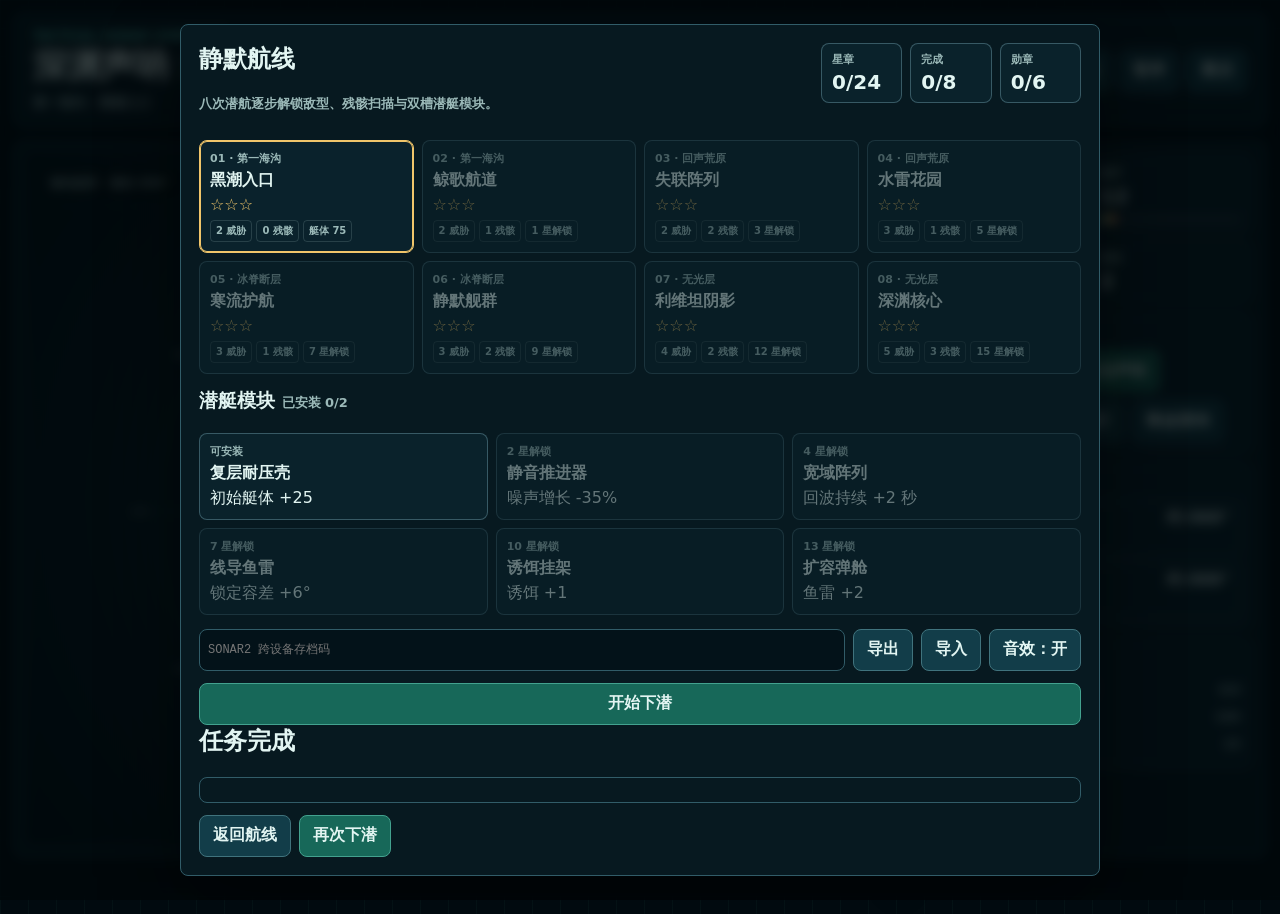
<file: assets/minigames/abyss-sonar.html>
<!doctype html>
<html lang="zh-CN">
<head>
  <meta charset="utf-8">
  <meta name="viewport" content="width=device-width, initial-scale=1">
  <title>深渊声呐：静默航线</title>
  <style>
    :root {
      color-scheme: dark;
      --bg: #020b10;
      --panel: #081a22;
      --panel-2: #0c252f;
      --line: #315c68;
      --text: #e2f5f2;
      --muted: #9bb9b8;
      --cyan: #56d4c1;
      --amber: #f0c56a;
      --red: #ef716b;
      --blue: #69bde0;
      --radius: 8px;
    }

    * { box-sizing: border-box; }

    body {
      margin: 0;
      min-height: 100vh;
      overflow-x: hidden;
      background:
        linear-gradient(rgba(86, 212, 193, 0.035) 1px, transparent 1px),
        linear-gradient(90deg, rgba(86, 212, 193, 0.035) 1px, transparent 1px),
        var(--bg);
      background-size: 28px 28px;
      color: var(--text);
      font-family: "Segoe UI", "Microsoft YaHei", system-ui, sans-serif;
    }

    button, input { font: inherit; }

    .app {
      width: min(1420px, calc(100vw - 28px));
      margin: 14px auto;
    }

    .topbar,
    .radar-panel,
    .side-panel {
      border: 1px solid var(--line);
      border-radius: var(--radius);
      background: rgba(8, 26, 34, 0.94);
      box-shadow: 0 18px 46px rgba(0, 0, 0, 0.34);
    }

    .topbar {
      min-height: 88px;
      display: flex;
      align-items: center;
      justify-content: space-between;
      gap: 14px;
      padding: 14px 18px;
    }

    h1, h2, h3, p { margin-top: 0; }
    h1 { margin-bottom: 5px; font-size: 34px; letter-spacing: 0; }
    .eyebrow { margin: 0; color: var(--cyan); font-size: 12px; font-weight: 900; }
    .subline { color: var(--muted); font-size: 13px; font-weight: 700; }

    .top-actions,
    .button-row,
    .archive-actions,
    .career-strip {
      display: flex;
      align-items: center;
      gap: 8px;
      flex-wrap: wrap;
    }

    .btn {
      min-height: 42px;
      border: 1px solid #40737d;
      border-radius: var(--radius);
      padding: 0 13px;
      background: #123d49;
      color: var(--text);
      font-weight: 900;
      cursor: pointer;
    }

    .btn.primary { background: #176859; border-color: #43a28f; }
    .btn.danger { background: #743c42; border-color: #ad5960; }
    .btn.selected { border-color: var(--amber); box-shadow: inset 0 0 0 1px var(--amber); }
    .btn:disabled { opacity: 0.42; cursor: not-allowed; }

    .layout {
      display: grid;
      grid-template-columns: minmax(0, 1fr) 360px;
      gap: 14px;
      margin-top: 14px;
    }

    .radar-panel { position: relative; overflow: hidden; padding: 12px; }
    canvas { display: block; width: 100%; height: 690px; border-radius: 6px; background: #031219; touch-action: none; }

    .radar-hud {
      position: absolute;
      inset: 24px 24px auto 24px;
      display: flex;
      justify-content: space-between;
      gap: 10px;
      pointer-events: none;
    }

    .radar-label,
    .message {
      border: 1px solid rgba(86, 212, 193, 0.26);
      border-radius: 6px;
      padding: 8px 10px;
      background: rgba(2, 12, 17, 0.76);
      color: var(--muted);
      font-size: 12px;
      font-weight: 800;
    }

    .message { color: var(--text); }
    .side-panel { padding: 14px; }

    .status-grid {
      display: grid;
      grid-template-columns: repeat(2, minmax(0, 1fr));
      gap: 8px;
    }

    .stat,
    .section,
    .contact,
    .mission-card,
    .module-card,
    .career-pill {
      border: 1px solid rgba(74, 112, 122, 0.72);
      border-radius: var(--radius);
      background: rgba(12, 37, 47, 0.82);
    }

    .stat { padding: 9px; }
    .stat small, .career-pill small, .mission-card small, .module-card small { display: block; color: var(--muted); font-size: 11px; font-weight: 900; }
    .stat strong, .career-pill strong { display: block; margin-top: 3px; font-size: 20px; }
    .section { margin-top: 10px; padding: 10px; }
    .section h3 { margin-bottom: 8px; font-size: 14px; }

    .meter { height: 8px; overflow: hidden; border-radius: 5px; background: rgba(255, 255, 255, 0.09); margin-top: 7px; }
    .meter i { display: block; height: 100%; width: 50%; background: linear-gradient(90deg, var(--cyan), var(--amber), var(--red)); }

    .contacts { display: grid; gap: 6px; max-height: 190px; overflow: auto; }
    .contact { width: 100%; min-height: 48px; padding: 7px 9px; color: var(--text); text-align: left; cursor: pointer; }
    .contact.locked { border-color: var(--amber); }
    .contact strong { display: flex; justify-content: space-between; gap: 8px; }
    .contact span { color: var(--muted); font-size: 11px; }

    .goal-row {
      min-height: 27px;
      display: grid;
      grid-template-columns: 18px minmax(0, 1fr) auto;
      align-items: center;
      gap: 6px;
      color: var(--muted);
      font-size: 12px;
      font-weight: 800;
    }
    .goal-row.done { color: var(--cyan); }

    .modal-layer {
      position: fixed;
      inset: 0;
      z-index: 10;
      display: grid;
      place-items: center;
      padding: 14px;
      overflow: auto;
      background: rgba(1, 7, 10, 0.76);
      backdrop-filter: blur(6px);
    }
    .modal-layer.hidden { display: none; }

    .modal {
      width: min(920px, 100%);
      max-height: calc(100vh - 28px);
      overflow: auto;
      border: 1px solid var(--line);
      border-radius: var(--radius);
      padding: 18px;
      background: #071920;
      box-shadow: 0 28px 80px rgba(0, 0, 0, 0.48);
    }

    .modal-head { display: flex; justify-content: space-between; gap: 14px; align-items: flex-start; }
    .career-strip { min-width: 260px; }
    .career-pill { flex: 1; padding: 8px 10px; }

    .mission-grid { display: grid; grid-template-columns: repeat(4, minmax(0, 1fr)); gap: 8px; margin: 14px 0; }
    .mission-card, .module-card { padding: 10px; color: var(--text); text-align: left; font: inherit; cursor: pointer; }
    .mission-card { min-height: 100px; }
    .module-card { min-height: 86px; }
    .mission-card strong, .module-card strong { display: block; margin: 4px 0; }
    .mission-card.selected, .module-card.selected { border-color: var(--amber); box-shadow: inset 0 0 0 1px var(--amber); }
    .mission-card:disabled, .module-card:disabled { opacity: 0.42; cursor: not-allowed; }
    .stars { color: var(--amber); font-weight: 900; }
    .meta { display: flex; flex-wrap: wrap; gap: 4px; margin-top: 6px; }
    .meta span { border: 1px solid rgba(155, 185, 184, 0.2); border-radius: 4px; padding: 3px 5px; color: var(--muted); font-size: 10px; font-weight: 900; }
    .module-grid { display: grid; grid-template-columns: repeat(3, minmax(0, 1fr)); gap: 8px; margin: 8px 0 14px; }

    .archive-row { display: grid; grid-template-columns: minmax(0, 1fr) auto; gap: 8px; }
    .archive-row input { min-width: 0; min-height: 42px; border: 1px solid var(--line); border-radius: var(--radius); padding: 8px; background: #031219; color: var(--text); font: 12px ui-monospace, Consolas, monospace; }
    .result-box { border: 1px solid var(--line); border-radius: var(--radius); padding: 12px; margin: 12px 0; }

    @media (max-width: 980px) {
      .layout { grid-template-columns: 1fr; }
      .side-panel { order: -1; }
      canvas { height: 580px; }
    }

    @media (max-width: 620px) {
      .app { width: min(100vw - 14px, 1420px); margin: 7px auto; }
      .topbar { display: block; }
      h1 { font-size: 28px; }
      .top-actions { margin-top: 10px; }
      .top-actions .btn { flex: 1; }
      canvas { height: 500px; }
      .radar-hud { inset: 18px 18px auto; display: block; }
      .message { margin-top: 6px; }
      .modal-layer { align-items: start; padding: 7px; }
      .modal { max-height: none; }
      .modal-head { display: block; }
      .career-strip { min-width: 0; margin-top: 10px; }
      .mission-grid, .module-grid, .archive-row { grid-template-columns: 1fr; }
      .archive-actions .btn { flex: 1; }
    }
  </style>
</head>
<body>
  <main class="app">
    <header class="topbar">
      <div>
        <p class="eyebrow">TACTICAL SONAR COMMAND</p>
        <h1>深渊声呐：静默航线</h1>
        <div class="subline" id="missionLine">黑潮入口 · 等待下潜</div>
      </div>
      <div class="top-actions">
        <button class="btn" id="patrolBtn">航线</button>
        <button class="btn" id="pauseBtn">暂停</button>
        <button class="btn" id="restartBtn">重启</button>
      </div>
    </header>

    <section class="layout">
      <div class="radar-panel">
        <canvas id="sonar" aria-label="深渊声呐战术显示"></canvas>
        <div class="radar-hud">
          <div class="radar-label" id="modeLabel">被动监听 · 航向 000°</div>
          <div class="message" id="message">选择航线后开始潜航。</div>
        </div>
      </div>

      <aside class="side-panel">
        <div class="status-grid">
          <div class="stat"><small>艇体</small><strong id="hullText">100</strong><div class="meter"><i id="hullBar"></i></div></div>
          <div class="stat"><small>噪声</small><strong id="noiseText">0</strong><div class="meter"><i id="noiseBar"></i></div></div>
          <div class="stat"><small>鱼雷</small><strong id="torpedoText">0</strong></div>
          <div class="stat"><small>诱饵</small><strong id="decoyText">0</strong></div>
        </div>

        <section class="section">
          <h3>航向与声呐</h3>
          <div class="button-row">
            <button class="btn" data-turn="-15">左转</button>
            <button class="btn" data-turn="15">右转</button>
            <button class="btn primary" id="pingBtn">主动声呐</button>
          </div>
          <div class="button-row" style="margin-top:8px">
            <button class="btn danger" id="fireBtn">发射鱼雷</button>
            <button class="btn" id="silentBtn">静默航行</button>
            <button class="btn" id="decoyBtn">释放诱饵</button>
          </div>
        </section>

        <section class="section">
          <h3>可辨认接触</h3>
          <div class="contacts" id="contactList"></div>
        </section>

        <section class="section">
          <h3 id="objectiveTitle">任务目标</h3>
          <div id="goalList"></div>
        </section>
      </aside>
    </section>
  </main>

  <div class="modal-layer" id="modalLayer">
    <div class="modal">
      <div id="lobbyView">
        <div class="modal-head">
          <div><h2>静默航线</h2><p class="subline">八次潜航逐步解锁敌型、残骸扫描与双槽潜艇模块。</p></div>
          <div class="career-strip">
            <div class="career-pill"><small>星章</small><strong id="careerStars">0/24</strong></div>
            <div class="career-pill"><small>完成</small><strong id="careerClears">0/8</strong></div>
            <div class="career-pill"><small>勋章</small><strong id="careerMedals">0/6</strong></div>
          </div>
        </div>
        <div class="mission-grid" id="missionGrid"></div>
        <h3>潜艇模块 <span class="subline" id="moduleHint">已安装 0/2</span></h3>
        <div class="module-grid" id="moduleGrid"></div>
        <div class="archive-row">
          <input id="archiveCode" aria-label="声呐存档码" placeholder="SONAR2 跨设备存档码">
          <div class="archive-actions"><button class="btn" id="exportBtn">导出</button><button class="btn" id="importBtn">导入</button><button class="btn" id="soundBtn">音效：开</button></div>
        </div>
        <button class="btn primary" id="diveBtn" style="width:100%;margin-top:12px">开始下潜</button>
      </div>
      <div id="resultView" class="hidden">
        <h2 id="resultTitle">任务完成</h2>
        <p class="subline" id="resultText"></p>
        <div class="result-box" id="resultGoals"></div>
        <div class="archive-actions"><button class="btn" id="backBtn">返回航线</button><button class="btn primary" id="againBtn">再次下潜</button></div>
      </div>
    </div>
  </div>

  <script>
    (() => {
      "use strict";
      const canvas = document.getElementById("sonar");
      const ctx = canvas.getContext("2d");
      const SAVE_KEY = "abyssSonarCareerV2";
      const SAVE_PREFIX = "SONAR2.";
      const missions = [
        { id: "threshold", name: "黑潮入口", zone: "第一海沟", unlock: 0, hostiles: ["hunter", "hunter"], neutrals: ["whale"], wrecks: 0, hullGoal: 75, torpedoGoal: 3 },
        { id: "whale-road", name: "鲸歌航道", zone: "第一海沟", unlock: 1, hostiles: ["hunter", "mine"], neutrals: ["whale", "whale"], wrecks: 1, hullGoal: 78, torpedoGoal: 3 },
        { id: "broken-array", name: "失联阵列", zone: "回声荒原", unlock: 3, hostiles: ["hunter", "frigate"], neutrals: [], wrecks: 2, hullGoal: 72, torpedoGoal: 3 },
        { id: "mine-bloom", name: "水雷花园", zone: "回声荒原", unlock: 5, hostiles: ["mine", "mine", "hunter"], neutrals: ["whale"], wrecks: 1, hullGoal: 70, torpedoGoal: 3 },
        { id: "cold-convoy", name: "寒流护航", zone: "冰脊断层", unlock: 7, hostiles: ["frigate", "hunter", "hunter"], neutrals: ["whale"], wrecks: 1, hullGoal: 68, torpedoGoal: 3 },
        { id: "silent-fleet", name: "静默舰群", zone: "冰脊断层", unlock: 9, hostiles: ["frigate", "frigate", "mine"], neutrals: [], wrecks: 2, hullGoal: 66, torpedoGoal: 3 },
        { id: "leviathan", name: "利维坦阴影", zone: "无光层", unlock: 12, hostiles: ["hunter", "frigate", "hunter", "mine"], neutrals: ["whale"], wrecks: 2, hullGoal: 62, torpedoGoal: 3 },
        { id: "abyss-core", name: "深渊核心", zone: "无光层", unlock: 15, hostiles: ["frigate", "frigate", "hunter", "mine", "mine"], neutrals: [], wrecks: 3, hullGoal: 58, torpedoGoal: 3 }
      ];
      const modules = [
        { id: "hull", name: "复层耐压壳", unlock: 0, text: "初始艇体 +25", hull: 25 },
        { id: "quiet", name: "静音推进器", unlock: 2, text: "噪声增长 -35%", noise: 0.65 },
        { id: "array", name: "宽域阵列", unlock: 4, text: "回波持续 +2 秒", reveal: 2 },
        { id: "seeker", name: "线导鱼雷", unlock: 7, text: "锁定容差 +6°", cone: 6 },
        { id: "rack", name: "诱饵挂架", unlock: 10, text: "诱饵 +1", decoy: 1 },
        { id: "magazine", name: "扩容弹舱", unlock: 13, text: "鱼雷 +2", torpedoes: 2 }
      ];
      const contactDefs = {
        hunter: { name: "猎潜艇", hostile: true, hp: 1, speed: 9, noise: 0.65, damage: 9, color: "#ef716b" },
        frigate: { name: "深水护卫", hostile: true, hp: 2, speed: 6, noise: 0.9, damage: 12, color: "#f0a36a" },
        mine: { name: "锚定水雷", hostile: true, hp: 1, speed: 0, noise: 0.2, damage: 15, color: "#c56a91" },
        whale: { name: "迁徙鲸群", hostile: false, hp: 1, speed: 3, noise: 0.75, damage: 0, color: "#69bde0" },
        wreck: { name: "沉没残骸", hostile: false, hp: 1, speed: 0, noise: 0.12, damage: 0, color: "#56d4c1" }
      };

      const ui = Object.fromEntries([
        "missionLine", "patrolBtn", "pauseBtn", "restartBtn", "modeLabel", "message", "hullText", "hullBar", "noiseText", "noiseBar", "torpedoText", "decoyText", "pingBtn", "fireBtn", "silentBtn", "decoyBtn", "contactList", "objectiveTitle", "goalList", "modalLayer", "lobbyView", "careerStars", "careerClears", "careerMedals", "missionGrid", "moduleHint", "moduleGrid", "archiveCode", "exportBtn", "importBtn", "soundBtn", "diveBtn", "resultView", "resultTitle", "resultText", "resultGoals", "backBtn", "againBtn"
      ].map((id) => [id, document.getElementById(id)]));

      let dpr = 1;
      let width = 900;
      let height = 690;
      let state;
      let lastTime = 0;
      let audioCtx = null;
      let career = loadCareer();
      let currentMission = missions.find((mission) => mission.id === career.selectedMission) || missions[0];

      function clamp(value, min, max) { return Math.max(min, Math.min(max, value)); }
      function angleDiff(a, b) { return ((a - b + 540) % 360) - 180; }
      function formatBearing(value) { return `${String(Math.round((value + 360) % 360)).padStart(3, "0")}°`; }

      function defaultCareer() {
        return { version: 2, selectedMission: missions[0].id, stageStars: {}, bestHull: {}, bestTorpedoes: {}, modules: [], clears: 0, sound: true };
      }

      function totalStars(source = career) {
        return Object.values(source.stageStars || {}).reduce((sum, value) => sum + clamp(Number(value) || 0, 0, 3), 0);
      }

      function sanitizeCareer(raw) {
        const base = defaultCareer();
        if (!raw || typeof raw !== "object") return base;
        const validMissions = new Set(missions.map((item) => item.id));
        const validModules = new Set(modules.map((item) => item.id));
        const clean = {
          version: 2,
          selectedMission: validMissions.has(raw.selectedMission) ? raw.selectedMission : base.selectedMission,
          stageStars: {}, bestHull: {}, bestTorpedoes: {},
          modules: [...new Set(Array.isArray(raw.modules) ? raw.modules : [])].filter((id) => validModules.has(id)).slice(0, 2),
          clears: Math.max(0, Math.round(Number(raw.clears) || 0)),
          sound: raw.sound !== false
        };
        for (const [id, value] of Object.entries(raw.stageStars || {})) if (validMissions.has(id)) clean.stageStars[id] = clamp(Math.round(Number(value) || 0), 0, 3);
        for (const [id, value] of Object.entries(raw.bestHull || {})) if (validMissions.has(id)) clean.bestHull[id] = clamp(Math.round(Number(value) || 0), 0, 125);
        for (const [id, value] of Object.entries(raw.bestTorpedoes || {})) if (validMissions.has(id)) clean.bestTorpedoes[id] = Math.max(0, Math.round(Number(value) || 0));
        const stars = totalStars(clean);
        clean.modules = clean.modules.filter((id) => (modules.find((item) => item.id === id)?.unlock || 0) <= stars);
        if ((missions.find((item) => item.id === clean.selectedMission)?.unlock || 0) > stars) clean.selectedMission = missions.filter((item) => item.unlock <= stars).at(-1)?.id || missions[0].id;
        return clean;
      }

      function loadCareer() {
        try { return sanitizeCareer(JSON.parse(localStorage.getItem(SAVE_KEY) || "null")); }
        catch (error) { return defaultCareer(); }
      }
      function saveCareer() { localStorage.setItem(SAVE_KEY, JSON.stringify(career)); }

      function encodeCareer() {
        const bytes = new TextEncoder().encode(JSON.stringify(career));
        let binary = "";
        for (const byte of bytes) binary += String.fromCharCode(byte);
        return SAVE_PREFIX + btoa(binary);
      }

      function importCareer(code) {
        const text = String(code || "").trim();
        if (!text.startsWith(SAVE_PREFIX)) throw new Error("存档码前缀不正确");
        const binary = atob(text.slice(SAVE_PREFIX.length));
        const value = JSON.parse(new TextDecoder().decode(Uint8Array.from(binary, (char) => char.charCodeAt(0))));
        if (value.version !== 2) throw new Error("存档版本不兼容");
        career = sanitizeCareer(value);
        currentMission = missions.find((mission) => mission.id === career.selectedMission) || missions[0];
        saveCareer();
        renderLobby();
        return career;
      }

      function moduleStats() {
        const stats = { hull: 0, noise: 1, reveal: 0, cone: 0, decoy: 0, torpedoes: 0 };
        for (const id of career.modules) {
          const module = modules.find((item) => item.id === id);
          if (!module) continue;
          stats.hull += module.hull || 0;
          stats.noise *= module.noise || 1;
          stats.reveal += module.reveal || 0;
          stats.cone += module.cone || 0;
          stats.decoy += module.decoy || 0;
          stats.torpedoes += module.torpedoes || 0;
        }
        return stats;
      }

      function seededRandom(seed) {
        let value = seed >>> 0;
        return () => {
          value = (value * 1664525 + 1013904223) >>> 0;
          return value / 4294967296;
        };
      }

      function makeContacts(mission) {
        const rand = seededRandom(missions.indexOf(mission) * 997 + 41);
        const kinds = [...mission.hostiles, ...mission.neutrals, ...Array.from({ length: mission.wrecks }, () => "wreck")];
        return kinds.map((kind, index) => {
          const def = contactDefs[kind];
          return {
            id: index + 1, kind, bearing: Math.round(rand() * 360), distance: 170 + Math.round(rand() * 250), hp: def.hp,
            seen: 0, identified: false, scanned: false, alert: 0, attackCd: 3 + rand() * 4, destroyed: false
          };
        });
      }

      function makeState(mission) {
        const stats = moduleStats();
        return {
          mode: "running", heading: 0, hull: 100 + stats.hull, maxHull: 100 + stats.hull, noise: 12,
          torpedoes: 10 + stats.torpedoes, decoys: 2 + stats.decoy, silent: false, pingTime: 0, pingAge: 0,
          contacts: makeContacts(mission), selectedId: null, scans: 0, elapsed: 0, message: "被动阵列上线，等待回波。", ended: false, stats
        };
      }

      function medalState() {
        const stars = totalStars();
        return [
          ["首次下潜", career.clears > 0], ["回声六星", stars >= 6], ["无伤返航", Object.values(career.bestHull).some((value) => value >= 100)],
          ["双槽艇长", career.modules.length === 2], ["无光层", stars >= 15], ["深渊归航", Boolean(career.stageStars["abyss-core"])]
        ];
      }

      function missionStats(completed = false) {
        return { completed, hull: Math.round(state?.hull || 0), torpedoes: state?.torpedoes || 0, scans: state?.scans || 0 };
      }

      function goalRows(stats = missionStats(false)) {
        const goals = [
          [stats.completed, `清除威胁并扫描 ${currentMission.wrecks} 处残骸`, `${stats.scans}/${currentMission.wrecks}`],
          [stats.completed && stats.hull >= currentMission.hullGoal, `艇体不少于 ${currentMission.hullGoal}`, `${stats.hull}`],
          [stats.completed && stats.torpedoes >= currentMission.torpedoGoal, `保留 ${currentMission.torpedoGoal} 枚鱼雷`, `${stats.torpedoes}`]
        ];
        return goals.map(([done, label, progress]) => `<div class="goal-row ${done ? "done" : ""}"><span>${done ? "●" : "○"}</span><span>${label}</span><strong>${progress}</strong></div>`).join("");
      }

      function renderLobby() {
        const stars = totalStars();
        ui.careerStars.textContent = `${stars}/24`;
        ui.careerClears.textContent = `${Object.keys(career.stageStars).length}/8`;
        ui.careerMedals.textContent = `${medalState().filter(([, done]) => done).length}/6`;
        ui.soundBtn.textContent = `音效：${career.sound ? "开" : "关"}`;
        ui.missionGrid.innerHTML = missions.map((mission, index) => {
          const locked = mission.unlock > stars;
          const earned = career.stageStars[mission.id] || 0;
          return `<button class="mission-card ${career.selectedMission === mission.id ? "selected" : ""}" data-mission="${mission.id}" ${locked ? "disabled" : ""}><small>${String(index + 1).padStart(2, "0")} · ${mission.zone}</small><strong>${mission.name}</strong><div class="stars">${"★".repeat(earned)}${"☆".repeat(3 - earned)}</div><div class="meta"><span>${mission.hostiles.length} 威胁</span><span>${mission.wrecks} 残骸</span><span>${locked ? `${mission.unlock} 星解锁` : `艇体 ${mission.hullGoal}`}</span></div></button>`;
        }).join("");
        ui.moduleGrid.innerHTML = modules.map((module) => {
          const locked = module.unlock > stars;
          const selected = career.modules.includes(module.id);
          return `<button class="module-card ${selected ? "selected" : ""}" data-module="${module.id}" ${locked ? "disabled" : ""}><small>${locked ? `${module.unlock} 星解锁` : selected ? "已安装" : "可安装"}</small><strong>${module.name}</strong><span>${module.text}</span></button>`;
        }).join("");
        ui.moduleHint.textContent = `已安装 ${career.modules.length}/2`;
        currentMission = missions.find((mission) => mission.id === career.selectedMission) || missions[0];
      }

      function openLobby() {
        if (state && !state.ended) state.mode = "paused";
        ui.lobbyView.classList.remove("hidden");
        ui.resultView.classList.add("hidden");
        ui.modalLayer.classList.remove("hidden");
        renderLobby();
      }

      function startMission(id = career.selectedMission) {
        const mission = missions.find((item) => item.id === id) || missions[0];
        if (mission.unlock > totalStars()) return;
        currentMission = mission;
        career.selectedMission = mission.id;
        saveCareer();
        state = makeState(mission);
        lastTime = performance.now();
        ui.pauseBtn.textContent = "暂停";
        ui.modalLayer.classList.add("hidden");
        ensureAudio();
        tone(220, 0.12, 0.035);
        updateUI();
      }

      function ensureAudio() {
        if (!career.sound) return;
        if (!audioCtx) audioCtx = new (window.AudioContext || window.webkitAudioContext)();
        if (audioCtx.state === "suspended") audioCtx.resume();
      }

      function tone(freq, duration = 0.1, gain = 0.035, type = "sine") {
        if (!career.sound) return;
        ensureAudio();
        if (!audioCtx) return;
        const osc = audioCtx.createOscillator();
        const amp = audioCtx.createGain();
        osc.type = type;
        osc.frequency.value = freq;
        amp.gain.setValueAtTime(gain, audioCtx.currentTime);
        amp.gain.exponentialRampToValueAtTime(0.0001, audioCtx.currentTime + duration);
        osc.connect(amp).connect(audioCtx.destination);
        osc.start();
        osc.stop(audioCtx.currentTime + duration);
      }

      function resize() {
        const rect = canvas.getBoundingClientRect();
        dpr = clamp(window.devicePixelRatio || 1, 1, 2);
        width = Math.max(320, rect.width);
        height = Math.max(460, rect.height);
        canvas.width = Math.floor(width * dpr);
        canvas.height = Math.floor(height * dpr);
        ctx.setTransform(dpr, 0, 0, dpr, 0, 0);
        draw();
      }

      function doPing() {
        if (!state || state.mode !== "running") return;
        state.pingTime = 4.2 + state.stats.reveal;
        state.pingAge = 0;
        state.noise = clamp(state.noise + 34 * state.stats.noise, 0, 100);
        for (const contact of state.contacts) {
          if (contact.destroyed) continue;
          contact.seen = state.pingTime;
          contact.identified = true;
          contact.alert = contactDefs[contact.kind].hostile ? Math.max(contact.alert, 0.55) : contact.alert;
          if (contact.kind === "wreck" && !contact.scanned) {
            contact.scanned = true;
            state.scans += 1;
          }
        }
        state.message = "主动回波完成：敌方也听见了你。";
        tone(160, 0.5, 0.05, "sine");
        setTimeout(() => tone(320, 0.35, 0.025, "sine"), 130);
        updateUI();
      }

      function fire() {
        if (!state || state.mode !== "running" || state.torpedoes <= 0) return;
        const target = state.contacts.find((contact) => contact.id === state.selectedId && !contact.destroyed);
        if (!target || (!target.identified && target.seen <= 0)) {
          state.message = "没有有效锁定。先用回波辨认接触。";
          updateUI();
          return;
        }
        state.torpedoes -= 1;
        state.noise = clamp(state.noise + 12 * state.stats.noise, 0, 100);
        const cone = 10 + state.stats.cone;
        if (Math.abs(angleDiff(target.bearing, state.heading)) <= cone && target.distance <= 440) {
          if (!contactDefs[target.kind].hostile) {
            state.hull = Math.max(1, state.hull - 18);
            state.message = "误击非敌对接触，任务评价受损。";
          } else {
            target.hp -= 1;
            target.alert = 1;
            state.message = `${contactDefs[target.kind].name} 被鱼雷命中。`;
            if (target.hp <= 0) target.destroyed = true;
          }
          tone(520, 0.12, 0.045, "triangle");
        } else {
          state.message = `线导丢失：需对准 ${formatBearing(target.bearing)}，当前 ${formatBearing(state.heading)}。`;
          tone(120, 0.12, 0.035, "square");
        }
        checkMission();
        updateUI();
      }

      function releaseDecoy() {
        if (!state || state.mode !== "running" || state.decoys <= 0) return;
        state.decoys -= 1;
        state.noise = Math.max(0, state.noise - 38);
        for (const contact of state.contacts) contact.alert *= 0.35;
        state.message = "诱饵脱离，敌方解算暂时偏离。";
        tone(380, 0.18, 0.035, "triangle");
        updateUI();
      }

      function update(dt) {
        if (!state || state.mode !== "running" || state.ended) return;
        state.elapsed += dt;
        state.pingTime = Math.max(0, state.pingTime - dt);
        if (state.pingTime > 0) state.pingAge += dt;
        const noiseRecovery = state.silent ? 9 : 3.2;
        state.noise = clamp(state.noise - noiseRecovery * dt, 0, 100);
        for (const contact of state.contacts) {
          if (contact.destroyed) continue;
          const def = contactDefs[contact.kind];
          contact.seen = Math.max(0, contact.seen - dt);
          contact.attackCd -= dt;
          contact.bearing = (contact.bearing + Math.sin(state.elapsed * 0.4 + contact.id) * def.speed * 0.09 * dt + 360) % 360;
          if (def.hostile) {
            const heard = state.noise > 36 || contact.alert > 0.4;
            if (heard) {
              contact.alert = clamp(contact.alert + dt * 0.08, 0, 1);
              contact.distance = Math.max(90, contact.distance - def.speed * dt * (state.silent ? 0.55 : 1));
            } else contact.alert = Math.max(0, contact.alert - dt * 0.04);
            if (contact.attackCd <= 0 && contact.alert > 0.72 && contact.distance < 330) {
              state.hull = Math.max(0, state.hull - def.damage);
              state.noise = clamp(state.noise + 12, 0, 100);
              contact.attackCd = contact.kind === "frigate" ? 3.8 : 5.4;
              state.message = `${def.name} 完成一次攻击解算，艇体受损。`;
              tone(90, 0.22, 0.05, "square");
            }
          } else if (contact.kind !== "wreck") {
            contact.distance = clamp(contact.distance + Math.sin(state.elapsed + contact.id) * dt * 2, 130, 450);
          }
        }
        if (state.hull <= 0) finishMission(false);
        updateUI();
      }

      function checkMission() {
        const threatsGone = state.contacts.filter((contact) => contactDefs[contact.kind].hostile).every((contact) => contact.destroyed);
        if (threatsGone && state.scans >= currentMission.wrecks) finishMission(true);
      }

      function finishMission(completed) {
        if (!state || state.ended) return;
        state.ended = true;
        state.mode = "over";
        const stats = missionStats(completed);
        const passed = [completed, completed && stats.hull >= currentMission.hullGoal, completed && stats.torpedoes >= currentMission.torpedoGoal];
        const stars = passed.filter(Boolean).length;
        if (completed) {
          career.stageStars[currentMission.id] = Math.max(career.stageStars[currentMission.id] || 0, stars);
          career.bestHull[currentMission.id] = Math.max(career.bestHull[currentMission.id] || 0, stats.hull);
          career.bestTorpedoes[currentMission.id] = Math.max(career.bestTorpedoes[currentMission.id] || 0, stats.torpedoes);
          career.clears += 1;
          saveCareer();
        }
        ui.lobbyView.classList.add("hidden");
        ui.resultView.classList.remove("hidden");
        ui.resultTitle.textContent = completed ? `${currentMission.name} · ${"★".repeat(stars)}${"☆".repeat(3 - stars)}` : "潜艇失联";
        ui.resultText.textContent = completed ? `艇体 ${stats.hull}，剩余鱼雷 ${stats.torpedoes}，扫描残骸 ${stats.scans}。` : "噪声管理和敌方攻击窗口需要重新规划。";
        ui.resultGoals.innerHTML = goalRows(stats);
        ui.modalLayer.classList.remove("hidden");
        tone(completed ? 720 : 100, 0.28, 0.045, completed ? "triangle" : "square");
      }

      function updateUI() {
        if (!state) return;
        ui.missionLine.textContent = `${currentMission.zone} · ${currentMission.name}`;
        ui.modeLabel.textContent = `${state.silent ? "静默推进" : state.pingTime > 0 ? "主动回波" : "被动监听"} · 航向 ${formatBearing(state.heading)}`;
        ui.message.textContent = state.message;
        ui.hullText.textContent = Math.round(state.hull);
        ui.hullBar.style.width = `${state.hull / state.maxHull * 100}%`;
        ui.noiseText.textContent = Math.round(state.noise);
        ui.noiseBar.style.width = `${state.noise}%`;
        ui.torpedoText.textContent = state.torpedoes;
        ui.decoyText.textContent = state.decoys;
        ui.silentBtn.textContent = state.silent ? "恢复常速" : "静默航行";
        ui.silentBtn.classList.toggle("selected", state.silent);
        ui.fireBtn.disabled = state.torpedoes <= 0 || !state.selectedId;
        ui.decoyBtn.disabled = state.decoys <= 0;
        const visible = state.contacts.filter((contact) => !contact.destroyed && (contact.seen > 0 || (contactDefs[contact.kind].noise > 0.6 && contact.distance < 360)));
        ui.contactList.innerHTML = visible.length ? visible.map((contact) => {
          const def = contactDefs[contact.kind];
          const exact = contact.identified || contact.seen > 0;
          return `<button class="contact ${state.selectedId === contact.id ? "locked" : ""}" data-contact="${contact.id}"><strong><span>${exact ? def.name : "宽带噪声"}</span><b>${exact ? formatBearing(contact.bearing) : `约 ${formatBearing(Math.round(contact.bearing / 15) * 15)}`}</b></strong><span>${exact ? `距离 ${Math.round(contact.distance)} · ${def.hostile ? `结构 ${contact.hp}` : contact.kind === "wreck" ? contact.scanned ? "已扫描" : "待扫描" : "非敌对"}` : "需主动声呐辨认"}</span></button>`;
        }).join("") : '<div class="contact"><span>没有可辨认接触，保持监听或主动探测。</span></div>';
        ui.objectiveTitle.textContent = `${currentMission.name} · 任务目标`;
        ui.goalList.innerHTML = goalRows();
      }

      function draw() {
        ctx.clearRect(0, 0, width, height);
        const gradient = ctx.createRadialGradient(width / 2, height / 2, 20, width / 2, height / 2, Math.max(width, height) * 0.7);
        gradient.addColorStop(0, "#0a2d38");
        gradient.addColorStop(1, "#020b10");
        ctx.fillStyle = gradient;
        ctx.fillRect(0, 0, width, height);
        const cx = width / 2;
        const cy = height / 2 + 12;
        const radius = Math.min(width * 0.43, height * 0.43);
        ctx.save();
        ctx.strokeStyle = "rgba(86, 212, 193, 0.18)";
        ctx.lineWidth = 1.5;
        for (let ring = 1; ring <= 4; ring += 1) {
          ctx.beginPath();
          ctx.arc(cx, cy, radius * ring / 4, 0, Math.PI * 2);
          ctx.stroke();
        }
        for (let bearing = 0; bearing < 360; bearing += 30) {
          const angle = (bearing - 90) * Math.PI / 180;
          ctx.beginPath(); ctx.moveTo(cx, cy); ctx.lineTo(cx + Math.cos(angle) * radius, cy + Math.sin(angle) * radius); ctx.stroke();
          ctx.fillStyle = "rgba(155, 185, 184, 0.7)"; ctx.font = "700 11px ui-monospace"; ctx.textAlign = "center";
          ctx.fillText(String(bearing).padStart(3, "0"), cx + Math.cos(angle) * (radius + 17), cy + Math.sin(angle) * (radius + 17) + 4);
        }
        if (state?.pingTime > 0) {
          const pulse = (state.pingAge * 150) % radius;
          ctx.strokeStyle = `rgba(86, 212, 193, ${0.75 * (1 - pulse / radius)})`;
          ctx.lineWidth = 4;
          ctx.beginPath(); ctx.arc(cx, cy, pulse, 0, Math.PI * 2); ctx.stroke();
        }
        if (state) {
          for (const contact of state.contacts) {
            if (contact.destroyed) continue;
            const def = contactDefs[contact.kind];
            const visible = contact.seen > 0 || (def.noise > 0.6 && contact.distance < 360);
            if (!visible) continue;
            const angle = (contact.bearing - 90) * Math.PI / 180;
            const range = clamp(contact.distance / 470, 0.08, 1) * radius;
            const x = cx + Math.cos(angle) * range;
            const y = cy + Math.sin(angle) * range;
            ctx.globalAlpha = contact.seen > 0 ? 1 : 0.36;
            ctx.fillStyle = contact.identified ? def.color : "#9bb9b8";
            ctx.beginPath(); ctx.arc(x, y, contact.kind === "frigate" ? 9 : 6, 0, Math.PI * 2); ctx.fill();
            if (state.selectedId === contact.id) {
              ctx.strokeStyle = "#f0c56a"; ctx.lineWidth = 2; ctx.beginPath(); ctx.arc(x, y, 14, 0, Math.PI * 2); ctx.stroke();
            }
            ctx.globalAlpha = 1;
          }
          const headingAngle = (state.heading - 90) * Math.PI / 180;
          ctx.strokeStyle = "#f0c56a"; ctx.lineWidth = 3; ctx.beginPath(); ctx.moveTo(cx, cy); ctx.lineTo(cx + Math.cos(headingAngle) * 55, cy + Math.sin(headingAngle) * 55); ctx.stroke();
        }
        ctx.fillStyle = "#e2f5f2"; ctx.beginPath(); ctx.arc(cx, cy, 7, 0, Math.PI * 2); ctx.fill();
        ctx.restore();
      }

      function frame(time) {
        const dt = Math.min(0.05, Math.max(0, (time - lastTime) / 1000 || 0));
        lastTime = time;
        update(dt);
        draw();
        requestAnimationFrame(frame);
      }

      document.querySelectorAll("[data-turn]").forEach((button) => button.addEventListener("click", () => {
        if (!state || state.mode !== "running") return;
        state.heading = (state.heading + Number(button.dataset.turn) + 360) % 360;
        state.noise = clamp(state.noise + 3 * state.stats.noise, 0, 100);
        updateUI();
      }));
      ui.pingBtn.addEventListener("click", doPing);
      ui.fireBtn.addEventListener("click", fire);
      ui.decoyBtn.addEventListener("click", releaseDecoy);
      ui.silentBtn.addEventListener("click", () => { if (state?.mode === "running") { state.silent = !state.silent; updateUI(); } });
      ui.contactList.addEventListener("click", (event) => { const button = event.target.closest("[data-contact]"); if (button) { state.selectedId = Number(button.dataset.contact); updateUI(); } });
      ui.patrolBtn.addEventListener("click", openLobby);
      ui.restartBtn.addEventListener("click", () => startMission());
      ui.pauseBtn.addEventListener("click", () => {
        if (!state || state.ended) return;
        state.mode = state.mode === "paused" ? "running" : "paused";
        ui.pauseBtn.textContent = state.mode === "paused" ? "继续" : "暂停";
      });
      ui.missionGrid.addEventListener("click", (event) => {
        const button = event.target.closest("[data-mission]");
        if (!button || button.disabled) return;
        career.selectedMission = button.dataset.mission;
        saveCareer(); renderLobby();
      });
      ui.moduleGrid.addEventListener("click", (event) => {
        const button = event.target.closest("[data-module]");
        if (!button || button.disabled) return;
        const id = button.dataset.module;
        if (career.modules.includes(id)) career.modules = career.modules.filter((item) => item !== id);
        else if (career.modules.length < 2) career.modules.push(id);
        else { ui.archiveCode.value = "最多安装 2 件模块"; return; }
        saveCareer(); renderLobby();
      });
      ui.exportBtn.addEventListener("click", async () => { ui.archiveCode.value = encodeCareer(); ui.archiveCode.select(); try { await navigator.clipboard.writeText(ui.archiveCode.value); } catch (error) {} });
      ui.importBtn.addEventListener("click", () => { try { importCareer(ui.archiveCode.value); } catch (error) { ui.archiveCode.value = error.message || "存档码无效"; } });
      ui.soundBtn.addEventListener("click", () => { career.sound = !career.sound; saveCareer(); renderLobby(); });
      ui.diveBtn.addEventListener("click", () => startMission());
      ui.backBtn.addEventListener("click", openLobby);
      ui.againBtn.addEventListener("click", () => startMission());
      window.addEventListener("resize", resize);

      if (new URLSearchParams(location.search).has("debug")) {
        window.__abyssSonarDebug = {
          snapshot() {
            return {
              career: JSON.parse(JSON.stringify(career)), totalStars: totalStars(), mission: currentMission.id,
              mode: state?.mode || "lobby", hull: state?.hull || 0, noise: state?.noise || 0, torpedoes: state?.torpedoes || 0,
              decoys: state?.decoys || 0, scans: state?.scans || 0, contacts: state ? JSON.parse(JSON.stringify(state.contacts)) : [],
              modules: [...career.modules], savePrefix: SAVE_PREFIX.slice(0, -1)
            };
          },
          start(id = career.selectedMission) {
            const mission = missions.find((item) => item.id === id);
            if (mission && mission.unlock > totalStars()) career.stageStars = Object.fromEntries(missions.map((item) => [item.id, 3]));
            career.selectedMission = id; startMission(id); return this.snapshot();
          },
          revealAll() { doPing(); return this.snapshot(); },
          aim(contactId) {
            const target = state.contacts.find((contact) => contact.id === contactId);
            if (target) {
              state.selectedId = target.id;
              state.heading = target.bearing;
              updateUI();
            }
            return this.snapshot();
          },
          forceComplete(payload = {}) {
            state.contacts.forEach((contact) => { if (contactDefs[contact.kind].hostile) contact.destroyed = true; if (contact.kind === "wreck") contact.scanned = true; });
            state.scans = currentMission.wrecks;
            state.hull = payload.hull === undefined ? state.maxHull : Number(payload.hull);
            state.torpedoes = payload.torpedoes === undefined ? 5 : Number(payload.torpedoes);
            checkMission(); return this.snapshot();
          },
          unlockAll() { career.stageStars = Object.fromEntries(missions.map((item) => [item.id, 3])); saveCareer(); renderLobby(); return this.snapshot(); },
          encodeCareer, importCareer, data: { missions, modules, contactDefs }
        };
      }

      state = makeState(currentMission);
      state.mode = "paused";
      resize();
      renderLobby();
      updateUI();
      requestAnimationFrame(frame);
    })();
  </script>
</body>
</html>
</file>
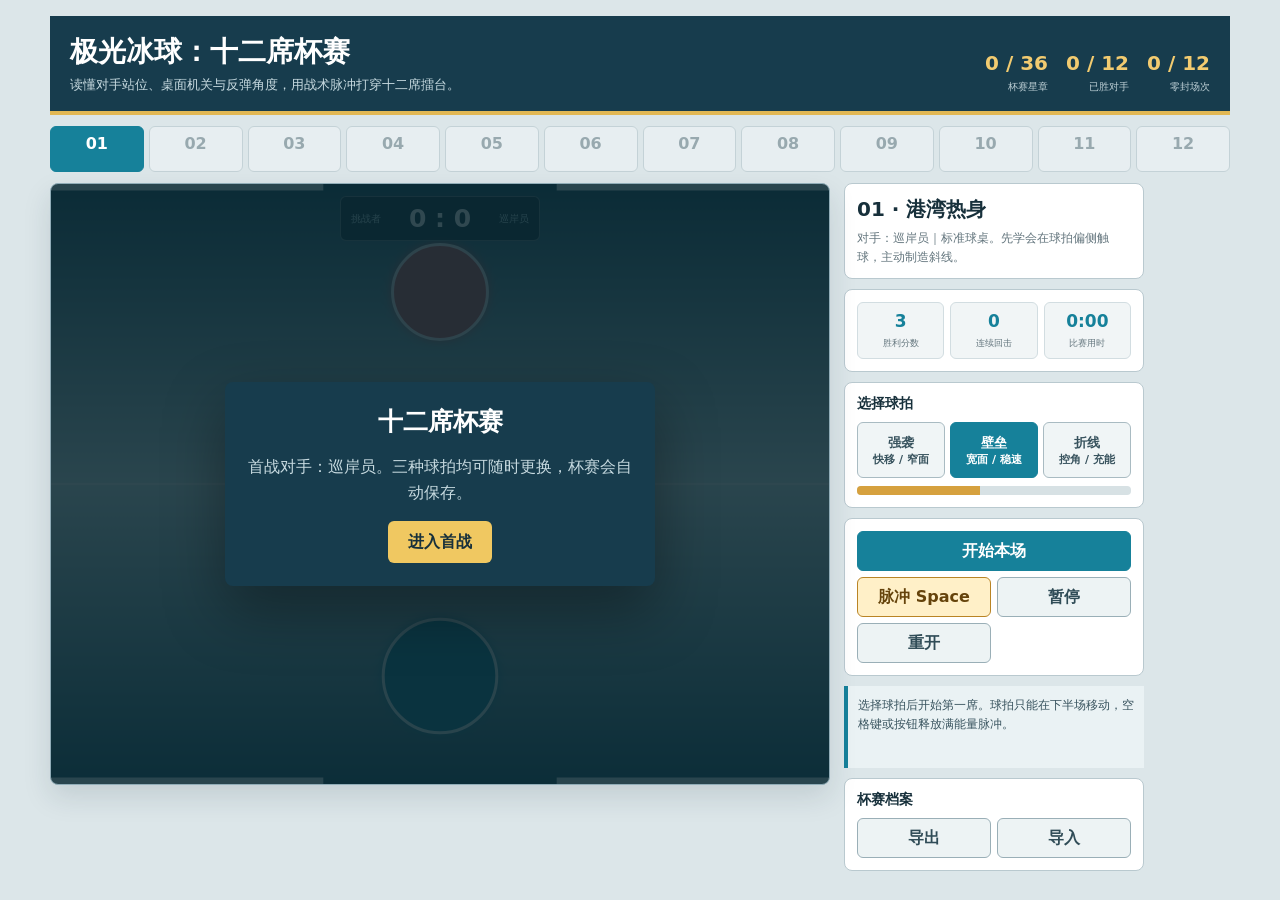
<file: assets/minigames/air-hockey.html>
<!doctype html>
<html lang="zh-CN">
<head>
  <meta charset="utf-8">
  <meta name="viewport" content="width=device-width,initial-scale=1">
  <meta name="theme-color" content="#173c4d">
  <title>极光冰球：十二席杯赛</title>
  <style>
    :root{--ink:#17303b;--muted:#63757d;--paper:#fff;--line:#b9c9cf;--navy:#173c4d;--cyan:#16819a;--red:#b44e51;--gold:#bc8125;--ice:#e9f2f4;--green:#367663;--radius:8px;--shadow:0 12px 28px rgba(23,48,59,.13)}
    *{box-sizing:border-box;letter-spacing:0}html,body{margin:0;min-height:100%;background:#dce6e9;color:var(--ink);font-family:"Microsoft YaHei","PingFang SC",system-ui,sans-serif}button{font:inherit}.app{width:min(1180px,calc(100vw - 24px));margin:auto;padding:16px 0 28px}.head{display:flex;align-items:flex-end;justify-content:space-between;gap:20px;padding:17px 20px;border-bottom:4px solid #e2b854;color:#fff;background:var(--navy)}h1{margin:0;font-size:28px}.sub{margin:5px 0 0;color:#c8dbe1;font-size:13px}.totals{display:flex;gap:18px;text-align:right}.totals b{display:block;color:#f2cb70;font-size:20px}.totals span{color:#bfd1d7;font-size:10px}.matches{display:grid;grid-template-columns:repeat(12,minmax(42px,1fr));gap:5px;padding:11px 0}.match{height:46px;border:1px solid #a4b8bf;border-radius:6px;color:#3c5661;background:#f8fbfc;font-weight:900;cursor:pointer}.match.active{border-color:var(--cyan);color:#fff;background:var(--cyan)}.match:disabled{opacity:.42}.match small{display:block;height:11px;color:#f5d47d;font-size:9px}.layout{display:grid;grid-template-columns:minmax(0,780px) 300px;gap:14px;align-items:start}.rink{position:relative;min-height:600px;border:1px solid #91adb8;border-radius:var(--radius);overflow:hidden;background:#0d394b;box-shadow:var(--shadow);touch-action:none}.rink canvas{display:block;width:100%;height:600px}.scoreboard{position:absolute;top:12px;left:50%;z-index:2;display:flex;align-items:center;gap:10px;min-width:200px;padding:7px 10px;border:1px solid rgba(255,255,255,.35);border-radius:6px;transform:translateX(-50%);color:#fff;background:rgba(14,45,57,.86);text-align:center;pointer-events:none}.scoreboard b{flex:1;font-size:25px}.scoreboard span{font-size:10px;color:#bad8df}.side{display:flex;flex-direction:column;gap:10px}.panel{padding:12px;border:1px solid var(--line);border-radius:var(--radius);background:var(--paper)}.panel h2,.panel h3{margin:0}.panel h2{font-size:20px}.panel h3{margin-bottom:9px;font-size:14px}.brief{margin:6px 0 0;color:var(--muted);font-size:12px;line-height:1.55}.stats{display:grid;grid-template-columns:repeat(3,1fr);gap:6px}.stat{padding:8px 2px;border:1px solid #d2dde1;border-radius:6px;text-align:center;background:#f1f5f6}.stat b{display:block;color:var(--cyan);font-size:17px}.stat span{color:var(--muted);font-size:9px}.paddles{display:grid;grid-template-columns:repeat(3,1fr);gap:5px}.paddle{min-height:56px;padding:5px;border:1px solid #a9bbc2;border-radius:6px;color:#37525d;background:#f0f5f6;font-size:11px;font-weight:900;cursor:pointer}.paddle b{display:block;font-size:13px}.paddle.active{border-color:var(--cyan);color:#fff;background:var(--cyan)}.meter{height:9px;margin-top:8px;border-radius:4px;overflow:hidden;background:#d7e1e4}.meter i{display:block;width:0;height:100%;background:#d6a13e}.commands{display:grid;grid-template-columns:1fr 1fr;gap:6px}.commands button,.archive button{min-height:40px;border:1px solid #9aafb7;border-radius:6px;color:#304c57;background:#edf3f4;font-weight:900;cursor:pointer}.commands .primary{grid-column:1/-1;border-color:var(--cyan);color:#fff;background:var(--cyan)}.commands .pulse{border-color:#b98425;color:#65430b;background:#fff0c8}.status{min-height:82px;margin:0;padding:10px;border-left:4px solid var(--cyan);color:#38535e;background:#eaf2f4;font-size:12px;line-height:1.55}.archive{display:grid;grid-template-columns:1fr 1fr;gap:6px}.overlay{position:absolute;inset:0;z-index:5;display:grid;place-items:center;padding:18px;background:rgba(9,37,47,.84);text-align:center}.overlay[hidden]{display:none}.overlay-card{width:min(430px,100%);padding:23px;border-radius:var(--radius);color:#fff;background:#173c4d;box-shadow:0 24px 60px rgba(0,0,0,.35)}.overlay-card h2{margin:0;font-size:25px}.overlay-card p{color:#c7dae0;line-height:1.6}.overlay-stars{color:#efc45f;font-size:35px}.overlay-card button{min-height:42px;padding:0 20px;border:0;border-radius:6px;color:#17303b;background:#f0c861;font-weight:900;cursor:pointer}
    @media(max-width:900px){.layout{grid-template-columns:1fr}.side{display:grid;grid-template-columns:1fr 1fr}.side .status{grid-column:1/-1}.rink,.rink canvas{min-height:560px;height:560px}}
    @media(max-width:620px){.app{width:calc(100vw - 12px);padding-top:6px}.head{display:block;padding:13px}.totals{justify-content:space-between;margin-top:11px;text-align:left}.matches{grid-template-columns:repeat(6,1fr)}.match{height:39px}.rink,.rink canvas{min-height:520px;height:520px}.scoreboard{top:7px}.side{display:flex}.paddle{min-height:50px}.panel{padding:10px}.sub{font-size:11px}}
  </style>
</head>
<body>
  <main class="app">
    <header class="head"><div><h1>极光冰球：十二席杯赛</h1><p class="sub">读懂对手站位、桌面机关与反弹角度，用战术脉冲打穿十二席擂台。</p></div><div class="totals"><div><b id="starTotal">0 / 36</b><span>杯赛星章</span></div><div><b id="winTotal">0 / 12</b><span>已胜对手</span></div><div><b id="shutoutTotal">0 / 12</b><span>零封场次</span></div></div></header>
    <nav class="matches" id="matches" aria-label="杯赛赛程"></nav>
    <section class="layout">
      <div class="rink" id="rink"><canvas id="canvas"></canvas><div class="scoreboard"><span>挑战者</span><b id="score">0 : 0</b><span id="opponentTop">对手</span></div><div class="overlay" id="overlay"><div class="overlay-card"><h2 id="overlayTitle">准备开球</h2><p id="overlayText"></p><div class="overlay-stars" id="overlayStars"></div><button id="overlayButton">进入球桌</button></div></div></div>
      <aside class="side">
        <section class="panel"><h2 id="matchTitle"></h2><p class="brief" id="matchBrief"></p></section>
        <section class="panel"><div class="stats"><div class="stat"><b id="roundGoal">3</b><span>胜利分数</span></div><div class="stat"><b id="combo">0</b><span>连续回击</span></div><div class="stat"><b id="clock">0:00</b><span>比赛用时</span></div></div></section>
        <section class="panel"><h3>选择球拍</h3><div class="paddles"><button class="paddle" data-paddle="striker"><b>强袭</b>快移 / 窄面</button><button class="paddle" data-paddle="guard"><b>壁垒</b>宽面 / 稳速</button><button class="paddle" data-paddle="vector"><b>折线</b>控角 / 充能</button></div><div class="meter"><i id="meterFill"></i></div></section>
        <section class="panel"><div class="commands"><button class="primary" id="start">开始本场</button><button class="pulse" id="pulse">脉冲 Space</button><button id="pause">暂停</button><button id="restart">重开</button></div></section>
        <p class="status" id="status"></p>
        <section class="panel"><h3>杯赛档案</h3><div class="archive"><button id="exportSave">导出</button><button id="importSave">导入</button></div></section>
      </aside>
    </section>
  </main>
  <script>
  (()=>{
    "use strict";
    const SAVE_KEY="air_hockey_cup_v2",paddles={striker:{name:"强袭",radius:.054,speed:1.65,pulse:1.3,charge:19},guard:{name:"壁垒",radius:.073,speed:1.08,pulse:1.05,charge:15},vector:{name:"折线",radius:.061,speed:1.3,pulse:1.18,charge:25}};
    const matches=[
      {title:"港湾热身",opponent:"巡岸员",brief:"标准球桌。先学会在球拍偏侧触球，主动制造斜线。",rule:"标准桌",goal:3,ai:[1.04,.20,.50],bumpers:[],rec:"guard"},
      {title:"左舷追风",opponent:"斜帆",brief:"单枚偏置挡柱会改写线路，借一次折射绕过守门。",rule:"偏置挡柱",goal:3,ai:[1.10,.17,.56],bumpers:[[.28,.46,.045]],rec:"vector"},
      {title:"双塔门廊",opponent:"门卫",brief:"中央双柱压缩直线空间，底线救球后从外侧反攻。",rule:"双柱桌",goal:3,ai:[1.16,.15,.60],bumpers:[[.38,.46,.042],[.62,.46,.042]],rec:"striker"},
      {title:"窄门试炼",opponent:"针眼",brief:"球门缩窄。耐心做两次横向调度，再寻找空角。",rule:"窄球门",goal:4,ai:[1.20,.14,.63],goalWidth:.22,bumpers:[],rec:"vector"},
      {title:"三角潮汐",opponent:"潮标",brief:"三点挡柱制造连续折射，避免把球拍停在中线。",rule:"三角柱",goal:4,ai:[1.23,.13,.66],bumpers:[[.3,.42,.038],[.7,.42,.038],[.5,.54,.043]],rec:"guard"},
      {title:"加速航道",opponent:"流光",brief:"两侧航道会给冰球加速，提前回撤而非追着球跑。",rule:"加速带",goal:4,ai:[1.27,.12,.69],boost:true,bumpers:[],rec:"striker"},
      {title:"环礁封锁",opponent:"礁影",brief:"四柱围出中央环礁，外圈反弹比正面硬撞更可靠。",rule:"四柱桌",goal:4,ai:[1.31,.11,.72],bumpers:[[.36,.42,.035],[.64,.42,.035],[.36,.58,.035],[.64,.58,.035]],rec:"vector"},
      {title:"脉冲镜面",opponent:"回声",brief:"充能效率提高，贴近冰球释放脉冲可改变攻防节奏。",rule:"高能桌",goal:4,ai:[1.34,.10,.74],charge:1.35,bumpers:[[.5,.5,.046]],rec:"vector"},
      {title:"冰峡穿针",opponent:"峡客",brief:"窄门与双柱叠加，先拉开守门员再走另一侧。",rule:"冰峡桌",goal:5,ai:[1.37,.095,.77],goalWidth:.24,bumpers:[[.4,.48,.04],[.6,.48,.04]],rec:"striker"},
      {title:"逆流回廊",opponent:"逆潮",brief:"侧道加速且中央受阻，接球位置比追求最大力量更重要。",rule:"逆流桌",goal:5,ai:[1.40,.09,.79],boost:true,bumpers:[[.5,.48,.052]],rec:"guard"},
      {title:"极昼四门",opponent:"白昼",brief:"四枚挡柱与窄门要求连续判断；保留脉冲处理失位。",rule:"极昼阵",goal:5,ai:[1.43,.085,.82],goalWidth:.23,charge:1.25,bumpers:[[.3,.43,.034],[.7,.43,.034],[.38,.57,.034],[.62,.57,.034]],rec:"vector"},
      {title:"极光王席",opponent:"冠冕",brief:"所有桌面机制同时登场。把球速、角度和脉冲留给真正的空档。",rule:"王席桌",goal:5,ai:[1.47,.08,.85],goalWidth:.24,boost:true,charge:1.25,bumpers:[[.34,.45,.036],[.66,.45,.036],[.5,.56,.045]],rec:"striker"}
    ];
    const $=id=>document.getElementById(id),canvas=$("canvas"),ctx=canvas.getContext("2d"),rink=$("rink"),overlay=$("overlay"),matchEl=$("matches");let profile=load(),q=null,raf=0,last=0,pointer={x:.5,y:.82},selectedPaddle="guard",audio=null;
    function defaults(){return{version:2,stars:{},best:{},shutouts:{},updatedAt:Date.now()}}
    function normalize(value){const clean=defaults();if(!value||value.version!==2)return clean;for(let i=0;i<matches.length;i++){clean.stars[i]=Math.max(0,Math.min(3,Number(value.stars?.[i])||0));if(Number.isFinite(Number(value.best?.[i])))clean.best[i]=Math.max(0,Number(value.best[i]));clean.shutouts[i]=Boolean(value.shutouts?.[i])}return clean}
    function load(){try{return normalize(JSON.parse(localStorage.getItem(SAVE_KEY)))}catch{return defaults()}}
    function save(){profile.updatedAt=Date.now();localStorage.setItem(SAVE_KEY,JSON.stringify(profile));renderCampaign()}
    function checksum(text){let h=2166136261;for(const ch of text){h^=ch.charCodeAt(0);h=Math.imul(h,16777619)}return(h>>>0).toString(36)}
    function encodeProfile(){const body=btoa(unescape(encodeURIComponent(JSON.stringify(profile))));return`HOCKEY2.${body}.${checksum(body)}`}
    function decodeProfile(code){const part=code.trim().split(".");if(part.length!==3||part[0]!=="HOCKEY2"||checksum(part[1])!==part[2])throw Error("杯赛档案校验失败");return normalize(JSON.parse(decodeURIComponent(escape(atob(part[1])))))}
    function unlocked(index){return index===0||Number(profile.stars[index-1])>0}
    function rng(seed){let value=seed>>>0;return()=>((value=Math.imul(value^value>>>15,1|value),value^=value+Math.imul(value^value>>>7,61|value),(value^value>>>14)>>>0)/4294967296)}
    function makeState(index,paddle=selectedPaddle,simulation=false){const match=matches[index],random=rng(7717+index*911);return{index,match,paddle,random,simulation,run:false,paused:false,ended:false,player:0,enemy:0,combo:0,bestCombo:0,time:0,charge:simulation?100:45,pulseFlash:0,serveDelay:.55,puck:{x:.5,y:.5,vx:(random()-.5)*.22,vy:.47},me:{x:.5,y:.82,vx:0,vy:0},ai:{x:.5,y:.18,vx:0,vy:0},boostLatch:false}}
    function resetPuck(state,towardPlayer=true){state.puck={x:.5,y:.5,vx:(state.random()-.5)*.3,vy:(towardPlayer?1:-1)*(.43+state.index*.008)};state.me.x=.5;state.me.y=.82;state.ai.x=.5;state.ai.y=.18;state.serveDelay=.5;state.boostLatch=false}
    function moveMallet(mallet,target,speed,dt,minY,maxY,radius){const dx=target.x-mallet.x,dy=target.y-mallet.y,d=Math.hypot(dx,dy),travel=Math.min(d,speed*dt),ox=mallet.x,oy=mallet.y;if(d>.0001){mallet.x+=dx/d*travel;mallet.y+=dy/d*travel}mallet.x=Math.max(radius,Math.min(1-radius,mallet.x));mallet.y=Math.max(minY,Math.min(maxY,mallet.y));mallet.vx=(mallet.x-ox)/dt;mallet.vy=(mallet.y-oy)/dt}
    function collideDisc(puck,disc,radius){const dx=puck.x-disc.x,dy=puck.y-disc.y,d=Math.hypot(dx,dy),min=radius+.018;if(d>=min||!d)return false;const nx=dx/d,ny=dy/d,overlap=min-d;puck.x+=nx*overlap;puck.y+=ny*overlap;const relative=(puck.vx-(disc.vx||0))*nx+(puck.vy-(disc.vy||0))*ny;if(relative<0){puck.vx-=1.78*relative*nx;puck.vy-=1.78*relative*ny;puck.vx+=(disc.vx||0)*.34;puck.vy+=(disc.vy||0)*.34}const speed=Math.hypot(puck.vx,puck.vy);if(speed<.34){puck.vx*=.34/(speed||.1);puck.vy*=.34/(speed||.1)}return true}
    function scoreGoal(state,side){if(side==="player"){state.player++;state.combo++;state.bestCombo=Math.max(state.bestCombo,state.combo)}else{state.enemy++;state.combo=0}if(state.player>=state.match.goal||state.enemy>=state.match.goal){state.ended=true;state.run=false;return}resetPuck(state,side==="player")}
    function aiTarget(state){const m=state.match,p=state.puck,attack=m.ai[2],reading=Math.sin(state.time*(1.35+state.index*.04))*m.ai[1];let x=.5,y=.18;if(p.y<.58){x=p.x+reading;y=p.y<.32?Math.max(.12,p.y+.075):.26+attack*.09}else{x=.5+(p.x-.5)*.28;y=.18}return{x:Math.max(.08,Math.min(.92,x)),y:Math.max(.09,Math.min(.43,y))}}
    function goalWidth(state){return Math.min(.52,(state.match.goalWidth||.3)+Math.max(0,state.time-45)*.002)}
    function step(state,input,dt){if(!state.run||state.paused||state.ended)return state;state.time+=dt;state.pulseFlash=Math.max(0,state.pulseFlash-dt);const kit=paddles[state.paddle],overtime=Math.max(0,state.time-55),chargeRate=kit.charge*(state.match.charge||1)*(1+Math.min(1,overtime/70)),aiFatigue=1-Math.min(.7,state.combo*.012+overtime*.005);state.charge=Math.min(100,state.charge+chargeRate*dt);moveMallet(state.me,{x:input.x,y:Math.max(.57,Math.min(.92,input.y))},kit.speed,dt,.55,.92,kit.radius);moveMallet(state.ai,aiTarget(state),state.match.ai[0]*aiFatigue,dt,.08,.45,.061);if(input.pulse&&state.charge>=100){const dx=state.puck.x-state.me.x,dy=state.puck.y-state.me.y,d=Math.hypot(dx,dy);if(d<.265&&state.puck.y>.48){const side=Math.max(-.32,Math.min(.32,(state.puck.x-state.me.x)*2.2));state.puck.vx=side*kit.pulse;state.puck.vy=-(.68+.16*kit.pulse);state.charge=0;state.pulseFlash=.22;state.combo++;state.bestCombo=Math.max(state.bestCombo,state.combo)}}
      if(state.serveDelay>0){state.serveDelay-=dt;return state}const p=state.puck;p.x+=p.vx*dt;p.y+=p.vy*dt;p.vx*=Math.pow(.998,dt*60);p.vy*=Math.pow(.998,dt*60);if(p.x<.021){p.x=.021;p.vx=Math.abs(p.vx)}if(p.x>.979){p.x=.979;p.vx=-Math.abs(p.vx)}const goal=goalWidth(state)/2;if(p.y<.018){if(Math.abs(p.x-.5)<goal){scoreGoal(state,"player");return state}p.y=.018;p.vy=Math.abs(p.vy)}if(p.y>.982){if(Math.abs(p.x-.5)<goal){scoreGoal(state,"enemy");return state}p.y=.982;p.vy=-Math.abs(p.vy)}
      if(collideDisc(p,state.me,kit.radius)){p.vy=Math.min(p.vy,-.24);state.combo++;state.bestCombo=Math.max(state.bestCombo,state.combo)}if(collideDisc(p,state.ai,.061))p.vy=Math.max(p.vy,.22);for(const item of state.match.bumpers){const disc={x:item[0],y:item[1],vx:0,vy:0};if(collideDisc(p,disc,item[2])){p.vx*=1.015;p.vy*=1.015}}
      if(state.match.boost){const inLane=(p.x<.18||p.x>.82)&&p.y>.28&&p.y<.72;if(inLane&&!state.boostLatch){p.vx*=1.18;p.vy*=1.18;state.boostLatch=true}else if(!inLane)state.boostLatch=false}const speed=Math.hypot(p.vx,p.vy);if(speed>.92){p.vx*=.92/speed;p.vy*=.92/speed}return state}
    function autoInput(state){const p=state.puck,me=state.me,aim=state.player%2?.062:-.062;let x=.5,y=.82;if(p.y>.48&&p.vy>-.08){const intercept=p.x+p.vx*Math.max(0,(.78-p.y)/(Math.abs(p.vy)+.05));x=Math.max(.07,Math.min(.93,intercept+aim));y=Math.max(.61,Math.min(.86,p.y+.085))}else if(p.y>.64){x=Math.max(.07,Math.min(.93,p.x+aim));y=Math.min(.88,p.y+.07)}else{x=.5+(p.x-.5)*.18;y=.82}return{x,y,pulse:state.charge>=100&&Math.hypot(p.x-me.x,p.y-me.y)<.24&&p.y>.5}}
    function simulateReference(index){const state=makeState(index,matches[index].rec,true);state.run=true;let frames=0;for(;frames<72000&&!state.ended;frames++)step(state,autoInput(state),1/120);return{won:state.player>=state.match.goal,player:state.player,enemy:state.enemy,seconds:+state.time.toFixed(2),frames,paddle:state.paddle}}
    function validateContent(){if(matches.length!==12)throw Error("杯赛场次数量错误");let goals=0,bumpers=0;const references=[];for(let i=0;i<matches.length;i++){const m=matches[i];if(!paddles[m.rec]||m.goal<3)throw Error(`第 ${i+1} 场配置错误`);goals+=m.goal;bumpers+=m.bumpers.length;const result=simulateReference(i);if(!result.won)throw Error(`第 ${i+1} 场自动球员未能获胜`);references.push(result)}return{matches:12,paddles:3,goals,bumpers,referenceWins:references.filter(r=>r.won).length,maxFrames:Math.max(...references.map(r=>r.frames))}}
    function begin(index=q?.index||0){if(!unlocked(index))return;q=makeState(index,selectedPaddle);renderAll();showOverlay("准备开球",`${q.match.opponent} · ${q.match.rule}。率先得到 ${q.match.goal} 分获胜。`,"","开始",()=>{q.run=true;hideOverlay();setStatus("比赛开始。拖动球拍守住下方球门，击球偏侧可以改变反射角。")})}
    function finish(){const won=q.player>q.enemy;if(won){const stars=3-(q.enemy>0?1:0)-(q.time>55+q.index*2?1:0),earned=Math.max(1,stars);profile.stars[q.index]=Math.max(Number(profile.stars[q.index])||0,earned);profile.best[q.index]=Math.min(Number(profile.best[q.index])||Infinity,q.time);if(q.enemy===0)profile.shutouts[q.index]=true;save();showOverlay("本席胜出",`${q.player} : ${q.enemy}，用时 ${clockText(q.time)}。${q.index<11?"下一席已解锁。":"十二席杯赛完成。"}`,"★".repeat(earned),q.index<11?"挑战下一席":"再战王席",()=>begin(q.index<11?q.index+1:q.index))}else showOverlay("本席失守",`${q.player} : ${q.enemy}。观察对手回撤路线，下一次把球送往另一侧空角。`,"","重新挑战",()=>begin(q.index))}
    function showOverlay(title,text,stars,label,action){$("overlayTitle").textContent=title;$("overlayText").textContent=text;$("overlayStars").textContent=stars;$("overlayButton").textContent=label;$("overlayButton").onclick=action;overlay.hidden=false}
    function hideOverlay(){overlay.hidden=true}
    function setStatus(text){$("status").textContent=text}
    function clockText(seconds){return`${Math.floor(seconds/60)}:${String(Math.floor(seconds%60)).padStart(2,"0")}`}
    function renderCampaign(){const stars=Object.values(profile.stars).reduce((s,n)=>s+Number(n||0),0),wins=Object.values(profile.stars).filter(Boolean).length,shutouts=Object.values(profile.shutouts).filter(Boolean).length;$("starTotal").textContent=`${stars} / 36`;$("winTotal").textContent=`${wins} / 12`;$("shutoutTotal").textContent=`${shutouts} / 12`;matchEl.replaceChildren();matches.forEach((m,index)=>{const b=document.createElement("button"),star=Number(profile.stars[index])||0;b.className=`match${q?.index===index?" active":""}`;b.innerHTML=`${String(index+1).padStart(2,"0")}<small>${star?"★".repeat(star):""}</small>`;b.disabled=!unlocked(index);b.title=m.title;b.onclick=()=>begin(index);matchEl.append(b)})}
    function renderAll(){renderCampaign();if(!q)return;$("matchTitle").textContent=`${String(q.index+1).padStart(2,"0")} · ${q.match.title}`;$("matchBrief").textContent=`对手：${q.match.opponent}｜${q.match.brief}`;$("opponentTop").textContent=q.match.opponent;$("roundGoal").textContent=q.match.goal;document.querySelectorAll(".paddle").forEach(b=>b.classList.toggle("active",b.dataset.paddle===selectedPaddle));sync()}
    function sync(){if(!q)return;$("score").textContent=`${q.player} : ${q.enemy}`;$("combo").textContent=q.combo;$("clock").textContent=clockText(q.time);$("meterFill").style.width=`${q.charge}%`;$("pulse").disabled=q.charge<100;$("pause").textContent=q.paused?"继续":"暂停"}
    function resize(){const rect=canvas.getBoundingClientRect(),dpr=Math.min(2,devicePixelRatio||1);if(canvas.width!==Math.round(rect.width*dpr)||canvas.height!==Math.round(rect.height*dpr)){canvas.width=Math.round(rect.width*dpr);canvas.height=Math.round(rect.height*dpr);ctx.setTransform(dpr,0,0,dpr,0,0)}}
    function draw(){if(!q)return;resize();const w=canvas.clientWidth,h=canvas.clientHeight,g=goalWidth(q)*w,gradient=ctx.createLinearGradient(0,0,0,h);gradient.addColorStop(0,"#174d60");gradient.addColorStop(.5,"#d9eef0");gradient.addColorStop(1,"#1d596b");ctx.fillStyle=gradient;ctx.fillRect(0,0,w,h);ctx.strokeStyle="rgba(255,255,255,.72)";ctx.lineWidth=2;ctx.beginPath();ctx.moveTo(0,h/2);ctx.lineTo(w,h/2);ctx.stroke();ctx.beginPath();ctx.arc(w/2,h/2,Math.min(w,h)*.12,0,Math.PI*2);ctx.stroke();ctx.lineWidth=7;ctx.strokeStyle="#d7eef2";ctx.beginPath();ctx.moveTo(0,3);ctx.lineTo((w-g)/2,3);ctx.moveTo((w+g)/2,3);ctx.lineTo(w,3);ctx.moveTo(0,h-3);ctx.lineTo((w-g)/2,h-3);ctx.moveTo((w+g)/2,h-3);ctx.lineTo(w,h-3);ctx.stroke();if(q.match.boost){ctx.fillStyle="rgba(236,190,67,.28)";ctx.fillRect(0,h*.28,w*.18,h*.44);ctx.fillRect(w*.82,h*.28,w*.18,h*.44);ctx.fillStyle="rgba(114,75,10,.65)";ctx.font="700 11px system-ui";ctx.fillText("BOOST",8,h*.5);ctx.fillText("BOOST",w-48,h*.5)}for(const b of q.match.bumpers){const radial=ctx.createRadialGradient(b[0]*w,b[1]*h,2,b[0]*w,b[1]*h,b[2]*w);radial.addColorStop(0,"#f3d271");radial.addColorStop(1,"#9c6820");ctx.fillStyle=radial;ctx.beginPath();ctx.arc(b[0]*w,b[1]*h,b[2]*w,0,Math.PI*2);ctx.fill();ctx.strokeStyle="#fff4c5";ctx.lineWidth=2;ctx.stroke()}drawMallet(q.ai,.061,"#c85659");drawMallet(q.me,paddles[q.paddle].radius,"#157d96");ctx.shadowBlur=14;ctx.shadowColor="#ffe79d";ctx.fillStyle="#fff7cf";ctx.beginPath();ctx.arc(q.puck.x*w,q.puck.y*h,Math.max(7,w*.018),0,Math.PI*2);ctx.fill();ctx.shadowBlur=0;if(q.pulseFlash>0){ctx.strokeStyle=`rgba(241,194,73,${q.pulseFlash*4})`;ctx.lineWidth=5;ctx.beginPath();ctx.arc(q.me.x*w,q.me.y*h,w*(.08+(.22-q.pulseFlash)*.45),0,Math.PI*2);ctx.stroke()}}
    function drawMallet(mallet,radius,color){const w=canvas.clientWidth,h=canvas.clientHeight,rad=Math.max(17,radius*w);ctx.shadowBlur=12;ctx.shadowColor=color;ctx.fillStyle=color;ctx.beginPath();ctx.arc(mallet.x*w,mallet.y*h,rad,0,Math.PI*2);ctx.fill();ctx.shadowBlur=0;ctx.strokeStyle="rgba(255,255,255,.8)";ctx.lineWidth=3;ctx.stroke()}
    function loop(now){const dt=Math.min(.025,(now-last)/1000||0);last=now;if(q?.run&&!q.paused&&!q.ended){step(q,{...pointer,pulse:false},dt);if(q.ended)finish();sync()}draw();raf=requestAnimationFrame(loop)}
    function tone(){try{audio??=new AudioContext();const o=audio.createOscillator(),g=audio.createGain();o.frequency.value=180;g.gain.setValueAtTime(.035,audio.currentTime);g.gain.exponentialRampToValueAtTime(.001,audio.currentTime+.12);o.connect(g).connect(audio.destination);o.start();o.stop(audio.currentTime+.12)}catch{}}
    function pulse(){if(!q?.run||q.paused)return;const before=q.charge;step(q,{...pointer,pulse:true},1/240);if(before!==q.charge){tone();setStatus("战术脉冲已释放：近距离冰球被强制推向对方半场。")}}
    rink.addEventListener("pointerdown",event=>{if(event.target!==canvas)return;rink.setPointerCapture?.(event.pointerId);movePointer(event)});rink.addEventListener("pointermove",event=>{if(event.target===canvas||rink.hasPointerCapture?.(event.pointerId))movePointer(event)});function movePointer(event){const r=canvas.getBoundingClientRect();pointer={x:Math.max(.02,Math.min(.98,(event.clientX-r.left)/r.width)),y:Math.max(.55,Math.min(.94,(event.clientY-r.top)/r.height))}}
    document.addEventListener("keydown",event=>{if(event.code==="Space"){event.preventDefault();pulse()}const delta=.055;if(event.key==="ArrowLeft")pointer.x-=delta;if(event.key==="ArrowRight")pointer.x+=delta;if(event.key==="ArrowUp")pointer.y-=delta;if(event.key==="ArrowDown")pointer.y+=delta;pointer.x=Math.max(.02,Math.min(.98,pointer.x));pointer.y=Math.max(.55,Math.min(.94,pointer.y))});
    document.querySelectorAll(".paddle").forEach(button=>button.onclick=()=>{selectedPaddle=button.dataset.paddle;if(q&&!q.run){q.paddle=selectedPaddle;q.me={x:.5,y:.82,vx:0,vy:0}}renderAll();setStatus(`${paddles[selectedPaddle].name}球拍已装配。`) });
    $("start").onclick=()=>begin(q?.index||0);$("pulse").onclick=pulse;$("pause").onclick=()=>{if(!q?.run)return;q.paused=!q.paused;sync();setStatus(q.paused?"比赛暂停。":"比赛继续。")};$("restart").onclick=()=>begin(q?.index||0);$("exportSave").onclick=async()=>{const code=encodeProfile();try{await navigator.clipboard.writeText(code);setStatus("HOCKEY2 档案已复制到剪贴板。")}catch{prompt("复制杯赛档案",code)}};$("importSave").onclick=()=>{const code=prompt("粘贴 HOCKEY2 杯赛档案");if(!code)return;try{profile=decodeProfile(code);save();begin(0);setStatus("杯赛档案导入成功。")}catch(error){setStatus(error.message)}};
    window.__airHockeyTest={matches,paddles,makeState,step,autoInput,simulateReference,validateContent,getState:()=>q,getProfile:()=>profile,encodeProfile,decodeProfile,begin,forceFinish:(player,enemy,time=20)=>{q.player=player;q.enemy=enemy;q.time=time;q.ended=true;q.run=false;finish()}};
    q=makeState(0,selectedPaddle);renderAll();setStatus("选择球拍后开始第一席。球拍只能在下半场移动，空格键或按钮释放满能量脉冲。");showOverlay("十二席杯赛",`首战对手：${matches[0].opponent}。三种球拍均可随时更换，杯赛会自动保存。`,"","进入首战",()=>begin(0));raf=requestAnimationFrame(loop);
  })();
  </script>
</body>
</html>
</file>
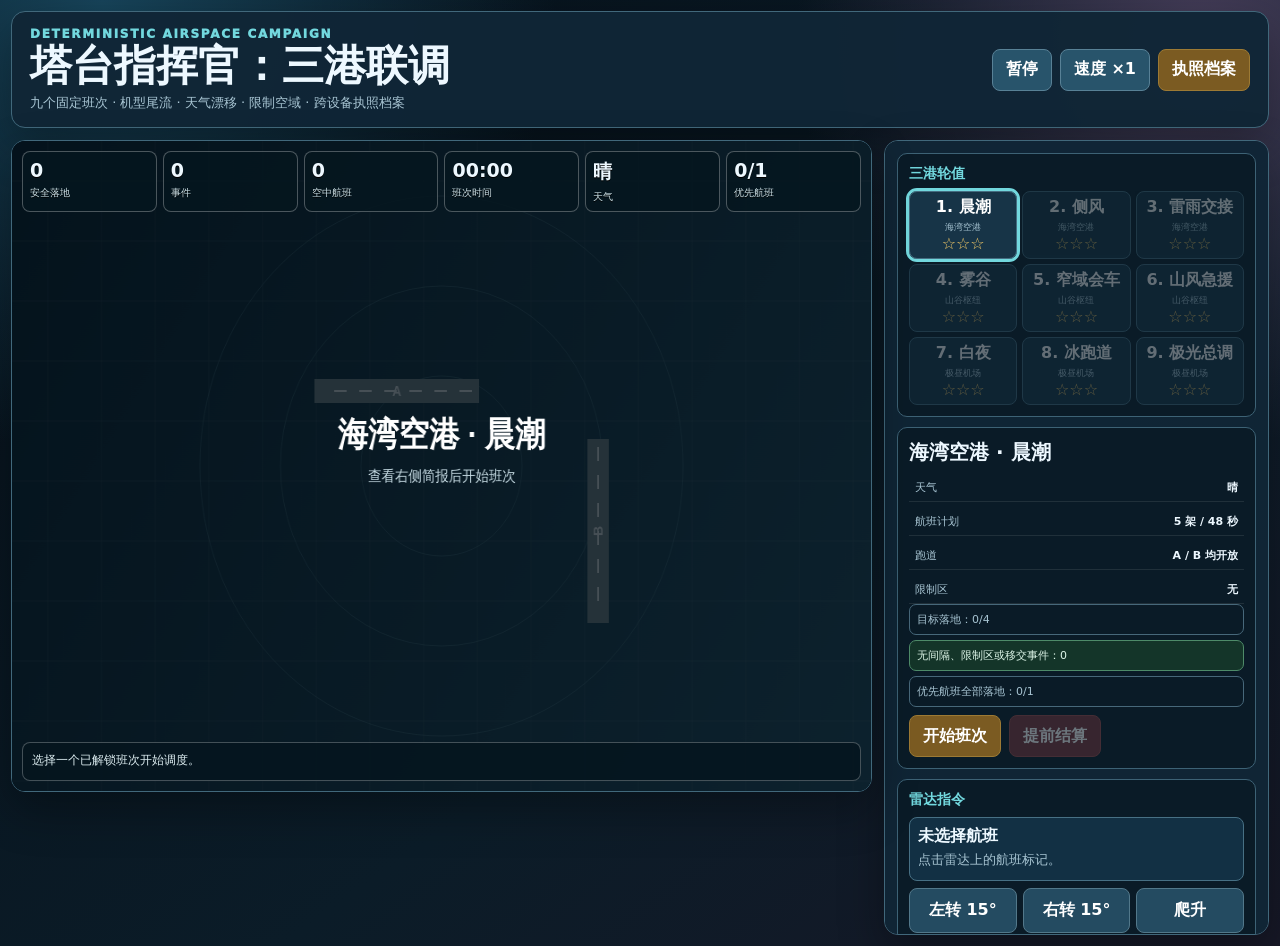
<file: assets/minigames/air-traffic-control.html>
<!doctype html>
<html lang="zh-CN">
<head>
  <meta charset="utf-8">
  <meta name="viewport" content="width=device-width,initial-scale=1">
  <title>塔台指挥官：三港联调</title>
  <style>
    :root{--bg:#07131c;--panel:#102636;--panel2:#0a1b27;--line:#41687b;--ink:#edf8ff;--muted:#a8c5d3;--cyan:#72d8de;--gold:#f0c766;--red:#ed7777;--green:#72d59d}
    *{box-sizing:border-box}body{margin:0;min-height:100vh;background:radial-gradient(circle at 8% 0,#17445a 0,transparent 30%),radial-gradient(circle at 94% 4%,#453d59 0,transparent 27%),linear-gradient(145deg,#061019,#0b1c28 62%,#171827);color:var(--ink);font-family:system-ui,"Microsoft YaHei",sans-serif}.app{width:min(1450px,calc(100% - 22px));margin:11px auto}.top,.panel{border:1px solid var(--line);border-radius:14px;background:rgba(16,38,54,.97);box-shadow:0 18px 46px rgba(0,0,0,.32)}.top{display:flex;justify-content:space-between;align-items:center;gap:14px;padding:15px 18px}.eyebrow{margin:0 0 4px;color:var(--cyan);font-size:12px;font-weight:950;letter-spacing:.14em}.top h1{margin:0;font-size:clamp(26px,4vw,42px);line-height:1}.sub{margin:7px 0 0;color:var(--muted);font-size:13px}.actions,.row{display:flex;align-items:center;gap:8px;flex-wrap:wrap}button,textarea{font:inherit}.btn{min-height:42px;padding:0 13px;border:1px solid #588196;border-radius:8px;background:#28546b;color:white;font-weight:900;cursor:pointer}.btn.gold{border-color:#9d7a34;background:#7b5b22}.btn.red{border-color:#9b4a4a;background:#7a363b}.btn:disabled{opacity:.4;cursor:not-allowed}.layout{display:grid;grid-template-columns:minmax(0,1fr) 385px;gap:12px;margin-top:12px;align-items:start}.radar{position:relative;overflow:hidden;min-height:650px}.radar canvas{display:block;width:100%;height:650px;touch-action:none;background:#071925}.hud{position:absolute;left:10px;right:10px;top:10px;display:grid;grid-template-columns:repeat(6,1fr);gap:6px;pointer-events:none}.stat{padding:7px;border:1px solid rgba(255,255,255,.28);border-radius:8px;background:rgba(5,22,31,.82);text-shadow:0 1px #000}.stat b{display:block;font-size:19px}.stat small{font-size:10px;color:#cce0e6}.notice{position:absolute;left:10px;right:10px;bottom:10px;min-height:39px;padding:9px;border:1px solid rgba(255,255,255,.25);border-radius:8px;background:rgba(5,22,31,.86);color:#dcecf0;font-size:12px}.side{padding:12px;display:grid;gap:10px;max-height:calc(100vh - 105px);overflow:auto}.block{padding:11px;border:1px solid #3d6275;border-radius:10px;background:var(--panel2)}.block h2,.block h3{margin:0 0 8px}.block h2{font-size:20px}.block h3{font-size:14px;color:var(--cyan)}.shifts{display:grid;grid-template-columns:repeat(3,1fr);gap:5px}.shift{min-height:55px;padding:5px;border:1px solid #456d81;border-radius:8px;background:#173447;color:white;cursor:pointer}.shift.active{outline:3px solid var(--cyan)}.shift:disabled{opacity:.36}.shift b,.shift small{display:block}.shift small{font-size:9px;color:var(--muted);margin-top:3px}.stars{color:var(--gold)}.brief{display:grid;gap:6px}.brief div{display:flex;justify-content:space-between;gap:8px;padding:6px;border-bottom:1px solid #ffffff17;font-size:11px}.brief span{color:var(--muted)}.selected{min-height:64px;padding:8px;border:1px solid #477084;border-radius:8px;background:#123044}.selected b,.selected small{display:block}.selected small{margin-top:4px;color:var(--muted);line-height:1.4}.controls{display:grid;grid-template-columns:repeat(3,1fr);gap:6px;margin-top:7px}.controls .wide{grid-column:span 3}.control{min-height:45px;padding:4px;border:1px solid #52788a;border-radius:8px;background:#244b61;color:white;font-weight:850;cursor:pointer}.control.land{background:#7d5527;border-color:#9e783c}.control.warn{background:#73383e;border-color:#9b5357}.goals{display:grid;gap:5px}.goal{padding:7px;border:1px solid #47687a;border-radius:7px;color:var(--muted);font-size:11px}.goal.pass{border-color:#4e8b69;background:#143529;color:#dff7ea}.career{display:grid;grid-template-columns:repeat(3,1fr);gap:6px}.career div{padding:7px;border:1px solid #416578;border-radius:8px;background:#123044;text-align:center}.career b{display:block;font-size:19px}.career small{font-size:9px;color:var(--muted)}.archive{position:fixed;inset:0;z-index:9;display:grid;place-items:center;padding:18px;background:rgba(2,10,15,.86)}.archive.hidden{display:none}.dialog{width:min(620px,100%);padding:18px;border:1px solid #50788d;border-radius:14px;background:#102839}.dialog h2{margin:0 0 8px}.dialog textarea{width:100%;min-height:125px;padding:10px;border:1px solid #527487;border-radius:8px;background:#071923;color:white;resize:vertical}.feedback{min-height:20px;margin-top:7px;color:var(--gold);font-size:12px;font-weight:850}.tip{color:var(--muted);font-size:12px;line-height:1.5}
    @media(max-width:900px){.layout{grid-template-columns:1fr}.side{max-height:none}.radar,.radar canvas{min-height:520px;height:520px}.top{align-items:flex-start}.hud{grid-template-columns:repeat(3,1fr)}}
    @media(max-width:520px){.app{width:min(100% - 12px,1450px);margin:6px auto}.top{padding:12px;display:grid}.top h1{font-size:26px}.radar,.radar canvas{min-height:440px;height:440px}.hud{left:6px;right:6px;top:6px;gap:3px}.stat{padding:4px}.stat b{font-size:15px}.stat small{font-size:8px}.notice{left:6px;right:6px;bottom:6px}.side{padding:8px}.controls{grid-template-columns:repeat(2,1fr)}.controls .wide{grid-column:span 2}.btn{min-height:40px}}
  </style>
</head>
<body>
<main class="app">
  <header class="top">
    <div><p class="eyebrow">DETERMINISTIC AIRSPACE CAMPAIGN</p><h1>塔台指挥官：三港联调</h1><p class="sub">九个固定班次 · 机型尾流 · 天气漂移 · 限制空域 · 跨设备执照档案</p></div>
    <div class="actions"><button class="btn" id="pauseBtn">暂停</button><button class="btn" id="speedBtn">速度 ×1</button><button class="btn gold" id="archiveBtn">执照档案</button></div>
  </header>
  <section class="layout">
    <div class="panel radar">
      <canvas id="radarCanvas" width="960" height="650"></canvas>
      <div class="hud">
        <div class="stat"><b id="landedStat">0</b><small>安全落地</small></div><div class="stat"><b id="incidentStat">0</b><small>事件</small></div><div class="stat"><b id="trafficStat">0</b><small>空中航班</small></div><div class="stat"><b id="clockStat">00:00</b><small>班次时间</small></div><div class="stat"><b id="weatherStat">晴</b><small>天气</small></div><div class="stat"><b id="priorityStat">0/0</b><small>优先航班</small></div>
      </div>
      <div class="notice" id="notice">选择一个已解锁班次开始调度。</div>
    </div>
    <aside class="panel side">
      <section class="block"><h3>三港轮值</h3><div class="shifts" id="shiftList"></div></section>
      <section class="block"><h2 id="shiftTitle">海湾空港 · 晨潮</h2><div class="brief" id="brief"></div><div class="goals" id="goals"></div><div class="row" style="margin-top:8px"><button class="btn gold" id="startBtn">开始班次</button><button class="btn red" id="endBtn">结算班次</button></div></section>
      <section class="block"><h3>雷达指令</h3><div class="selected" id="selectedInfo"><b>未选择航班</b><small>点击雷达上的航班标记。</small></div><div class="controls"><button class="control" data-turn="-15">左转 15°</button><button class="control" data-turn="15">右转 15°</button><button class="control" data-alt="1">爬升</button><button class="control" data-alt="-1">下降</button><button class="control" data-rw="A">分配 A</button><button class="control" data-rw="B">分配 B</button><button class="control land wide" id="clearBtn">许可进近</button><button class="control warn wide" id="vectorBtn">一次引导：自动对准跑道</button></div></section>
      <section class="block"><h3>执照生涯</h3><div class="career"><div><b id="totalStars">0</b><small>总星章</small></div><div><b id="clears">0</b><small>完成班次</small></div><div><b id="perfects">0</b><small>无事件班次</small></div></div><p class="tip">每班至少完成目标落地获得一星；无事件、全部优先航班安全落地各增加一星。</p></section>
    </aside>
  </section>
</main>
<div class="archive hidden" id="archiveModal"><div class="dialog"><h2>跨设备塔台执照</h2><p class="tip">档案包含九班星级、最佳事件数、解锁进度和累计执勤纪录。</p><textarea id="archiveText" spellcheck="false"></textarea><div class="row" style="justify-content:flex-end;margin-top:8px"><button class="btn" id="closeArchiveBtn">关闭</button><button class="btn" id="importBtn">导入</button><button class="btn gold" id="exportBtn">生成并复制</button></div><div class="feedback" id="archiveFeedback"></div></div></div>
<script>
(() => {
  const TYPES={jet:{name:"客机",mark:"J",speed:44,wake:2,color:"#f5f8ff"},cargo:{name:"货机",mark:"C",speed:36,wake:3,color:"#f1c76a"},med:{name:"医疗",mark:"M",speed:48,wake:1,color:"#72e3a8",priority:true},prop:{name:"支线",mark:"P",speed:31,wake:1,color:"#79d9ea"}};
  const AIRPORTS=[
    {id:"bay",name:"海湾空港",runways:{A:{x:430,y:250,h:0},B:{x:655,y:390,h:270}},zones:[],theme:["#071b28","#28556b"]},
    {id:"valley",name:"山谷枢纽",runways:{A:{x:430,y:280,h:25},B:{x:650,y:365,h:155}},zones:[{x:220,y:320,r:72,label:"山脊",maxAlt:2},{x:780,y:235,r:64,label:"观测区",maxAlt:3}],theme:["#101b21","#506454"]},
    {id:"polar",name:"极昼机场",runways:{A:{x:430,y:260,h:0},B:{x:570,y:405,h:180}},zones:[{x:745,y:355,r:58,label:"科考站",maxAlt:4}],theme:["#10212b","#6f8790"]}
  ];
  const patterns=[
    [[0,"jet",3],[5,"prop",0],[10,"med",1],[16,"cargo",2],[23,"jet",3]],
    [[0,"cargo",1],[4,"jet",3],[8,"prop",0],[13,"med",2],[18,"jet",1],[24,"cargo",3]],
    [[0,"jet",0],[3,"jet",2],[7,"cargo",1],[11,"med",3],[16,"prop",0],[20,"jet",2],[26,"cargo",1]],
    [[0,"prop",0],[5,"jet",3],[9,"cargo",1],[14,"med",2],[19,"prop",0]],
    [[0,"cargo",3],[4,"prop",0],[8,"jet",2],[12,"med",1],[17,"jet",3],[23,"cargo",0]],
    [[0,"jet",1],[3,"cargo",3],[7,"med",0],[10,"prop",2],[14,"jet",1],[19,"cargo",3],[25,"med",0]],
    [[0,"prop",2],[5,"cargo",0],[10,"med",3],[15,"jet",1],[21,"prop",2]],
    [[0,"jet",3],[4,"cargo",1],[8,"med",0],[13,"jet",2],[18,"cargo",3],[24,"prop",1]],
    [[0,"cargo",0],[3,"jet",2],[6,"med",1],[10,"prop",3],[14,"jet",0],[18,"cargo",2],[22,"med",1],[27,"jet",3]]
  ];
  const shiftNames=["晨潮","侧风","雷雨交接","雾谷","窄域会车","山风急援","白夜","冰跑道","极光总调"];
  const weather=["晴","侧风","雷雨","薄雾","阵风","山风","飘雪","冻雾","极光雪"];
  const SHIFTS=patterns.map((flights,i)=>({id:i,airport:Math.floor(i/3),name:shiftNames[i],weather:weather[i],wind:[0,4,-5,1,5,-4,2,-2,4][i],target:[4,5,6,4,5,6,4,5,7][i],duration:[48,54,60,50,56,62,50,58,68][i],closed:i===2?"B":i===7?"A":null,flights:flights.map((f,n)=>({at:f[0],type:f[1],side:f[2],code:`${["BH","VG","PL"][Math.floor(i/3)]}${i+1}${n+1}`}))}));
  const KEY="mini_atc_campaign_v2";const $=id=>document.getElementById(id);const els={canvas:$("radarCanvas"),shiftList:$("shiftList"),shiftTitle:$("shiftTitle"),brief:$("brief"),goals:$("goals"),selectedInfo:$("selectedInfo"),notice:$("notice"),start:$("startBtn"),end:$("endBtn"),pause:$("pauseBtn"),speed:$("speedBtn"),clear:$("clearBtn"),vector:$("vectorBtn"),landed:$("landedStat"),incident:$("incidentStat"),traffic:$("trafficStat"),clock:$("clockStat"),weather:$("weatherStat"),priority:$("priorityStat"),totalStars:$("totalStars"),clears:$("clears"),perfects:$("perfects"),archive:$("archiveModal"),archiveText:$("archiveText"),archiveFeedback:$("archiveFeedback")};const g=els.canvas.getContext("2d");
  function defaults(){return {v:2,unlocked:0,stars:Array(9).fill(0),bestIncidents:Array(9).fill(null),clears:0,perfects:0};}
  function load(){try{const v=JSON.parse(localStorage.getItem(KEY)||"null");if(v&&v.v===2)return {...defaults(),...v,stars:Array.from({length:9},(_,i)=>clamp(+v.stars?.[i]||0,0,3)),bestIncidents:Array.from({length:9},(_,i)=>Number.isInteger(v.bestIncidents?.[i])?Math.max(0,v.bestIncidents[i]):null)};}catch(_){}return defaults();}
  let profile=load(),selectedShift=Math.min(profile.unlocked,8),state=makeState(),selected=null,last=0,speed=1;
  function clamp(v,a,b){return Math.max(a,Math.min(b,v));}function totalStars(){return profile.stars.reduce((a,b)=>a+b,0);}function save(){localStorage.setItem(KEY,JSON.stringify(profile));}
  function makeState(){return {mode:"brief",clock:0,next:0,planes:[],landed:0,incidents:0,priorityLanded:0,priorityTotal:SHIFTS[selectedShift].flights.filter(f=>TYPES[f.type].priority).length,vectorUsed:false,near:new Set(),zoneHits:new Set()};}
  function current(){return SHIFTS[selectedShift];}function airport(){return AIRPORTS[current().airport];}
  function entry(side){return [{x:25,y:115,h:5},{x:925,y:145,h:180},{x:890,y:610,h:225},{x:35,y:575,h:320}][side];}
  function spawnPlane(spec){const e=entry(spec.side);const t=TYPES[spec.type];const p={...e,id:spec.code,type:spec.type,alt:spec.type==="cargo"?4:3,runway:null,cleared:false,speed:t.speed,active:true};state.planes.push(p);return p;}
  function start(){state=makeState();selected=null;state.mode="playing";els.notice.textContent="班次开始：选择航班，建立高度间隔并分配开放跑道。";renderAll();}
  function issue(text){state.incidents++;els.notice.textContent=text;}
  function angleDiff(a,b){return ((a-b+540)%360)-180;}function dist(a,b){return Math.hypot(a.x-b.x,a.y-b.y);}
  function step(rawDt){if(state.mode!=="playing")return;const dt=rawDt*speed;const s=current(),ap=airport();state.clock+=dt;while(state.next<s.flights.length&&s.flights[state.next].at<=state.clock)spawnPlane(s.flights[state.next++]);
    for(const p of [...state.planes]){p.h=(p.h+s.wind*dt*.12+360)%360;const a=p.h*Math.PI/180;p.x+=Math.cos(a)*p.speed*dt;p.y+=Math.sin(a)*p.speed*dt;
      for(const z of ap.zones){const key=p.id+z.label;if(Math.hypot(p.x-z.x,p.y-z.y)<z.r&&p.alt<=z.maxAlt&&!state.zoneHits.has(key)){state.zoneHits.add(key);issue(`${p.id} 低高度进入${z.label}限制空域。`);}}
      if(p.cleared&&p.runway){const r=ap.runways[p.runway];if(dist(p,r)<54&&Math.abs(angleDiff(p.h,r.h))<22&&p.alt===1){state.landed++;if(TYPES[p.type].priority)state.priorityLanded++;state.planes=state.planes.filter(x=>x!==p);if(selected===p)selected=null;els.notice.textContent=`${p.id} 在 ${p.runway} 跑道安全落地。`;continue;}}
      if(p.x<-45||p.x>1005||p.y<-45||p.y>695){state.planes=state.planes.filter(x=>x!==p);if(selected===p)selected=null;issue(`${p.id} 未完成移交便离开空域。`);}}
    for(let i=0;i<state.planes.length;i++)for(let j=i+1;j<state.planes.length;j++){const a=state.planes[i],b=state.planes[j],key=[a.id,b.id].sort().join(":");const need=30+(TYPES[a.type].wake+TYPES[b.type].wake)*4;if(dist(a,b)<need&&Math.abs(a.alt-b.alt)<1&&!state.near.has(key)){state.near.add(key);issue(`${a.id} 与 ${b.id} 间隔不足。`);}if(dist(a,b)>need*1.8)state.near.delete(key);}
    if(state.next===s.flights.length&&!state.planes.length&&state.clock>=s.flights.at(-1).at+4)finishShift();renderAll();}
  function grade(){if(state.landed<current().target)return 0;return 1+(state.incidents===0?1:0)+(state.priorityLanded===state.priorityTotal?1:0);}
  function finishShift(force=false){if(state.mode!=="playing")return grade();if(!force&&state.next<current().flights.length)return 0;state.mode="result";const stars=grade();if(stars){profile.stars[selectedShift]=Math.max(profile.stars[selectedShift],stars);profile.bestIncidents[selectedShift]=profile.bestIncidents[selectedShift]===null?state.incidents:Math.min(profile.bestIncidents[selectedShift],state.incidents);profile.unlocked=Math.max(profile.unlocked,Math.min(8,selectedShift+1));profile.clears++;if(state.incidents===0)profile.perfects++;save();els.notice.textContent=`班次完成：${"★".repeat(stars)}${"☆".repeat(3-stars)}，安全落地 ${state.landed} 架。`;}else els.notice.textContent=`班次未达标：需要至少 ${current().target} 架安全落地。`;renderAll();return stars;}
  function selectShift(i){if(i>profile.unlocked||state.mode==="playing")return;selectedShift=i;state=makeState();selected=null;renderAll();}
  function renderSide(){const s=current(),ap=airport();els.shiftList.innerHTML=SHIFTS.map((x,i)=>`<button class="shift ${i===selectedShift?"active":""}" data-shift="${i}" ${i>profile.unlocked||state.mode==="playing"?"disabled":""}><b>${i+1}. ${x.name}</b><small>${AIRPORTS[x.airport].name}</small><span class="stars">${"★".repeat(profile.stars[i])}${"☆".repeat(3-profile.stars[i])}</span></button>`).join("");els.shiftList.querySelectorAll("[data-shift]").forEach(b=>b.onclick=()=>selectShift(+b.dataset.shift));els.shiftTitle.textContent=`${ap.name} · ${s.name}`;els.brief.innerHTML=`<div><span>天气</span><b>${s.weather}${s.wind?` · 漂移 ${s.wind>0?"+":""}${s.wind}`:""}</b></div><div><span>航班计划</span><b>${s.flights.length} 架 / ${s.duration} 秒</b></div><div><span>跑道</span><b>${s.closed?`${s.closed} 临时关闭`:"A / B 均开放"}</b></div><div><span>限制区</span><b>${ap.zones.length?ap.zones.map(z=>z.label).join("、"):"无"}</b></div>`;els.goals.innerHTML=`<div class="goal ${state.landed>=s.target?"pass":""}">目标落地：${state.landed}/${s.target}</div><div class="goal ${state.incidents===0?"pass":""}">无间隔、限制区或移交事件：${state.incidents}</div><div class="goal ${state.priorityLanded===state.priorityTotal?"pass":""}">优先航班全部落地：${state.priorityLanded}/${state.priorityTotal}</div>`;els.start.disabled=state.mode==="playing";els.end.disabled=state.mode!=="playing";els.end.textContent=state.mode==="result"?"已结算":"提前结算";els.selectedInfo.innerHTML=selected?`<b>${selected.id} · ${TYPES[selected.type].name}</b><small>航向 ${Math.round(selected.h)}° · FL${selected.alt} · ${selected.runway?`跑道 ${selected.runway}`:"未分配跑道"}${selected.cleared?" · 已许可进近":""}</small>`:`<b>未选择航班</b><small>点击雷达上的航班标记。</small>`;els.vector.disabled=!selected||state.vectorUsed;els.clear.disabled=!selected;els.totalStars.textContent=totalStars();els.clears.textContent=profile.clears;els.perfects.textContent=profile.perfects;}
  function renderHud(){const s=current();els.landed.textContent=state.landed;els.incident.textContent=state.incidents;els.traffic.textContent=state.planes.length;els.clock.textContent=`${String(Math.floor(state.clock/60)).padStart(2,"0")}:${String(Math.floor(state.clock%60)).padStart(2,"0")}`;els.weather.textContent=s.weather;els.priority.textContent=`${state.priorityLanded}/${state.priorityTotal}`;els.pause.textContent=state.mode==="paused"?"继续":"暂停";els.speed.textContent=`速度 ×${speed}`;}
  function draw(){const ap=airport(),s=current();const bg=g.createLinearGradient(0,0,960,650);bg.addColorStop(0,ap.theme[0]);bg.addColorStop(1,ap.theme[1]);g.fillStyle=bg;g.fillRect(0,0,960,650);g.strokeStyle="#ffffff16";g.lineWidth=1;for(let x=40;x<960;x+=60){g.beginPath();g.moveTo(x,0);g.lineTo(x,650);g.stroke()}for(let y=40;y<650;y+=60){g.beginPath();g.moveTo(0,y);g.lineTo(960,y);g.stroke()}g.strokeStyle="#92c8d344";for(const r of [90,180,270]){g.beginPath();g.arc(480,325,r,0,Math.PI*2);g.stroke()}
    for(const z of ap.zones){g.fillStyle="#d9665b25";g.strokeStyle="#e88a7b";g.beginPath();g.arc(z.x,z.y,z.r,0,Math.PI*2);g.fill();g.stroke();g.fillStyle="#ffd3cc";g.font="12px sans-serif";g.textAlign="center";g.fillText(`${z.label} FL${z.maxAlt}↓禁入`,z.x,z.y+4)}
    for(const [id,r] of Object.entries(ap.runways)){g.save();g.translate(r.x,r.y);g.rotate(r.h*Math.PI/180);g.fillStyle=s.closed===id?"#65424a":"#839198";g.fillRect(-92,-12,184,24);g.fillStyle="white";for(let x=-70;x<=70;x+=28)g.fillRect(x,-1,14,2);g.font="bold 14px sans-serif";g.textAlign="center";g.fillText(s.closed===id?`${id} ×`:id,0,5);g.restore()}
    for(const p of state.planes){const t=TYPES[p.type];g.save();g.translate(p.x,p.y);g.rotate(p.h*Math.PI/180);g.fillStyle=p===selected?"#ffe46d":p.cleared?"#75e4a8":t.color;g.beginPath();g.moveTo(17,0);g.lineTo(-12,-9);g.lineTo(-5,0);g.lineTo(-12,9);g.closePath();g.fill();g.restore();g.fillStyle="#eef8ff";g.font="11px sans-serif";g.textAlign="left";g.fillText(`${p.id} ${t.mark} FL${p.alt}${p.runway||"-"}`,p.x+13,p.y-12)}
    if(state.mode!=="playing"&&state.mode!=="paused"){g.fillStyle="#031018bb";g.fillRect(0,0,960,650);g.fillStyle="white";g.textAlign="center";g.font="bold 34px sans-serif";g.fillText(state.mode==="result"?"班次已结算":`${ap.name} · ${s.name}`,480,305);g.font="15px sans-serif";g.fillStyle="#c7dce4";g.fillText(state.mode==="result"?els.notice.textContent:"查看右侧简报后开始班次",480,340)}}
  function renderAll(){renderSide();renderHud();draw();}
  els.canvas.addEventListener("pointerdown",e=>{if(state.mode!=="playing")return;const r=els.canvas.getBoundingClientRect(),x=(e.clientX-r.left)*960/r.width,y=(e.clientY-r.top)*650/r.height;selected=state.planes.slice().sort((a,b)=>Math.hypot(a.x-x,a.y-y)-Math.hypot(b.x-x,b.y-y))[0]||null;if(selected&&Math.hypot(selected.x-x,selected.y-y)>75)selected=null;renderSide();draw();});
  document.querySelectorAll("[data-turn]").forEach(b=>b.onclick=()=>{if(selected){selected.h=(selected.h+ +b.dataset.turn+360)%360;renderAll();}});document.querySelectorAll("[data-alt]").forEach(b=>b.onclick=()=>{if(selected){selected.alt=clamp(selected.alt+ +b.dataset.alt,1,5);renderAll();}});document.querySelectorAll("[data-rw]").forEach(b=>b.onclick=()=>{if(!selected)return;const id=b.dataset.rw;if(current().closed===id){els.notice.textContent=`${id} 跑道当前关闭。`;return;}selected.runway=id;renderAll();});
  els.clear.onclick=()=>{if(!selected||!selected.runway){els.notice.textContent="先选择航班并分配开放跑道。";return;}selected.cleared=true;els.notice.textContent=`${selected.id} 已获准进近 ${selected.runway} 跑道。`;renderAll();};els.vector.onclick=()=>{if(!selected||state.vectorUsed)return;const r=airport().runways[selected.runway||Object.keys(airport().runways).find(id=>id!==current().closed)];selected.runway=Object.entries(airport().runways).find(([,x])=>x===r)[0];selected.h=r.h;selected.alt=1;selected.cleared=true;state.vectorUsed=true;els.notice.textContent=`引导已将 ${selected.id} 对准 ${selected.runway} 跑道。`;renderAll();};els.start.onclick=start;els.end.onclick=()=>finishShift(true);els.pause.onclick=()=>{if(state.mode==="playing")state.mode="paused";else if(state.mode==="paused")state.mode="playing";renderAll();};els.speed.onclick=()=>{speed=speed===1?2:speed===2?4:1;renderHud();};
  function checksum(s){let h=2166136261;for(let i=0;i<s.length;i++){h^=s.charCodeAt(i);h=Math.imul(h,16777619)}return (h>>>0).toString(36);}
  function encode(){const p=btoa(unescape(encodeURIComponent(JSON.stringify({v:2,u:profile.unlocked,s:profile.stars,b:profile.bestIncidents,c:profile.clears,p:profile.perfects}))));return `ATC2.${p}.${checksum(p)}`;}
  function decode(code){const p=code.trim().split(".");if(p.length!==3||p[0]!=="ATC2"||checksum(p[1])!==p[2])throw Error("塔台档案校验失败");const v=JSON.parse(decodeURIComponent(escape(atob(p[1]))));if(v.v!==2||!Array.isArray(v.s))throw Error("档案版本不兼容");return {v:2,unlocked:clamp(+v.u||0,0,8),stars:Array.from({length:9},(_,i)=>clamp(+v.s[i]||0,0,3)),bestIncidents:Array.from({length:9},(_,i)=>Number.isInteger(v.b?.[i])?Math.max(0,v.b[i]):null),clears:Math.max(0,+v.c||0),perfects:Math.max(0,+v.p||0)};}
  $("archiveBtn").onclick=()=>{els.archive.classList.remove("hidden");els.archiveText.value=encode();els.archiveFeedback.textContent="";};$("closeArchiveBtn").onclick=()=>els.archive.classList.add("hidden");$("exportBtn").onclick=async()=>{els.archiveText.value=encode();els.archiveText.select();try{await navigator.clipboard.writeText(els.archiveText.value);els.archiveFeedback.textContent="塔台档案已复制。";}catch(_){els.archiveFeedback.textContent="档案已生成，请手动复制。";}};$("importBtn").onclick=()=>{try{profile=decode(els.archiveText.value);save();selectedShift=Math.min(profile.unlocked,8);state=makeState();selected=null;renderAll();els.archiveFeedback.textContent="导入成功。";}catch(e){els.archiveFeedback.textContent=e.message;}};
  function validateContent(){const errors=[];if(AIRPORTS.length!==3)errors.push("airport count");if(SHIFTS.length!==9)errors.push("shift count");if(SHIFTS.some(s=>s.flights.length<5||s.target<4))errors.push("thin shift");if(SHIFTS.some(s=>s.closed&&!AIRPORTS[s.airport].runways[s.closed]))errors.push("closed runway");return {valid:!errors.length,errors,airports:AIRPORTS.length,shifts:SHIFTS.length,flights:SHIFTS.reduce((n,s)=>n+s.flights.length,0),types:Object.keys(TYPES).length};}
  window.__airTraffic={AIRPORTS,SHIFTS,TYPES,profile:()=>profile,state:()=>state,spawnPlane,step,finishShift,encode,decode,validateContent,renderAll,selectShift};
  function loop(t){const dt=Math.min(.05,(t-last)/1000||0);last=t;step(dt);if(state.mode!=="playing")draw();requestAnimationFrame(loop)}renderAll();requestAnimationFrame(loop);
})();
</script>
</body>
</html>
</file>
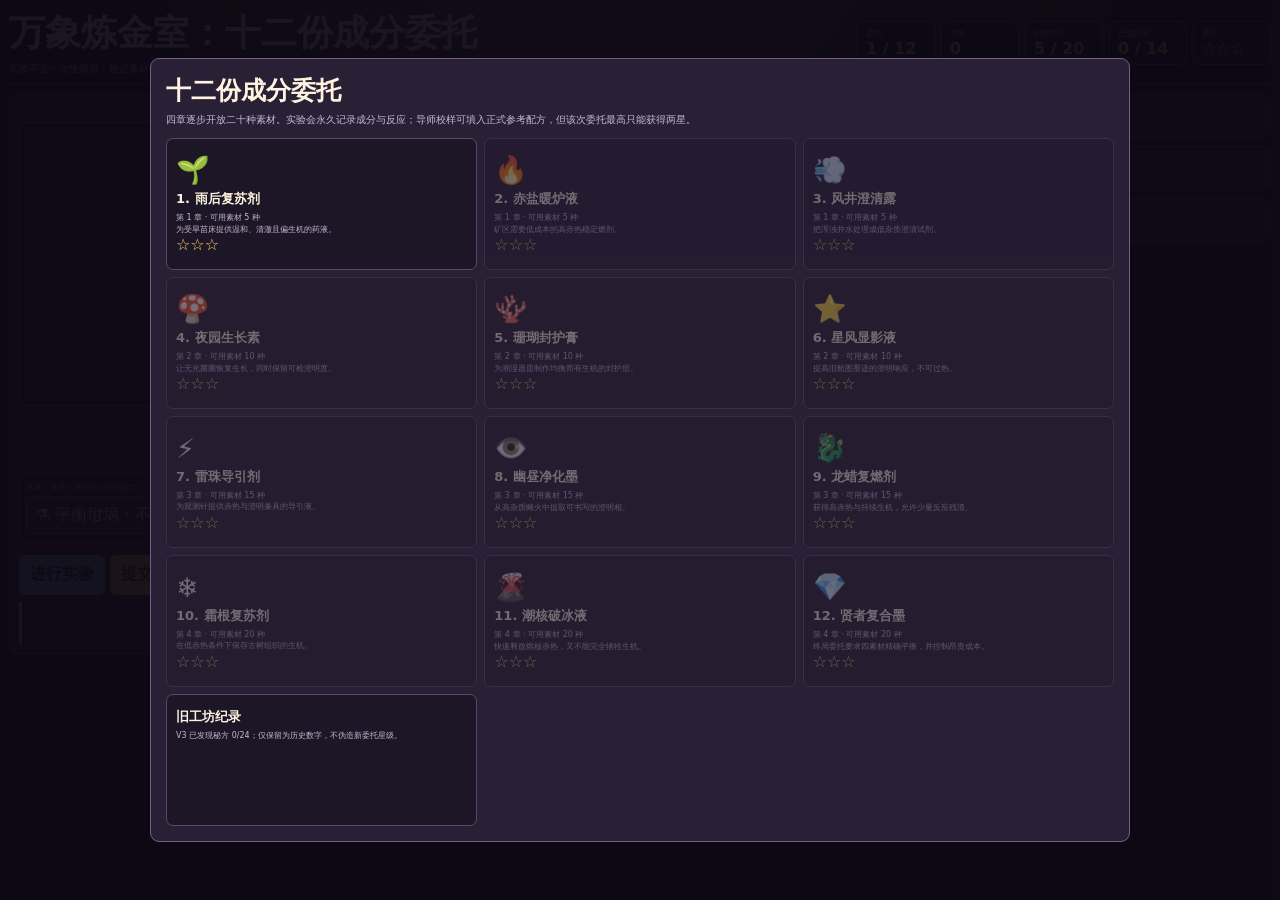
<file: assets/minigames/alchemy-workshop.html>
<!doctype html>
<html lang="zh-CN">
<head>
<meta charset="utf-8">
<meta name="viewport" content="width=device-width,initial-scale=1,maximum-scale=1,user-scalable=no">
<title>万象炼金室：十二份成分委托</title>
<style>
:root{color-scheme:dark;--bg:#130f1b;--panel:#2a2036;--panel2:#1c1627;--line:#655276;--text:#fff3df;--muted:#c8b9d2;--gold:#ffd16b;--green:#75dda5;--red:#ff7d82;--blue:#77bfee;--violet:#bc8cff}*{box-sizing:border-box}html,body{margin:0;min-height:100%;background:radial-gradient(circle at 50% -18%,#5a3d64,#100c17 50%);color:var(--text);font-family:"Microsoft YaHei","PingFang SC",system-ui,sans-serif}button,select,textarea{font:inherit;color:inherit}.app{width:min(1320px,100%);margin:auto;padding:9px}.top{display:flex;align-items:center;justify-content:space-between;gap:10px;padding-bottom:8px;border-bottom:1px solid var(--line)}h1{margin:0;font-size:clamp(23px,3.6vw,36px)}.sub{margin-top:3px;color:var(--muted);font-size:10px;line-height:1.5}.stats{display:flex;gap:6px;flex-wrap:wrap}.stat{min-width:78px;padding:6px 8px;border:1px solid var(--line);border-radius:7px;background:#120e19}.stat small{display:block;color:var(--muted);font-size:8px}.stat b{color:var(--gold);font-size:16px}.layout{display:grid;grid-template-columns:minmax(0,1fr) 325px;gap:9px;margin-top:9px}.panel{border:1px solid var(--line);border-radius:9px;background:rgba(42,32,54,.97)}.lab{padding:9px;min-width:0}.lab-head{display:flex;justify-content:space-between;gap:8px;align-items:flex-start}.lab-head h2{margin:0;font-size:18px}.chapter{padding:4px 7px;border:1px solid var(--blue);border-radius:5px;color:var(--blue);font-size:8px;font-weight:900}.chart{display:block;width:100%;aspect-ratio:16/5;margin-top:8px;border:1px solid #705f80;border-radius:8px;background:#17101f}.formula{display:flex;align-items:center;gap:5px;min-height:55px;margin-top:7px;padding:6px;border:1px dashed #78668a;border-radius:7px;background:#17111f;overflow-x:auto}.chip{flex:0 0 auto;min-width:64px;padding:5px;text-align:center;border:1px solid #675375;border-radius:6px;background:#2d2239;font-size:8px}.chip span{display:block;font-size:22px}.plus{color:var(--muted)}.process{display:grid;grid-template-columns:repeat(3,1fr);gap:6px;margin-top:7px}.field{padding:6px;border:1px solid #655473;border-radius:6px;background:#191220}.field label{display:block;margin-bottom:3px;color:var(--muted);font-size:8px}.field select{width:100%;min-height:38px;padding:5px;border:1px solid #755f86;border-radius:5px;background:#31233e}.ingredients{display:grid;grid-template-columns:repeat(5,1fr);gap:5px;margin-top:7px}.ingredient{min-width:0;min-height:83px;padding:6px;border:1px solid #574566;border-radius:7px;background:#1d1628;cursor:pointer}.ingredient.selected{outline:2px solid var(--gold);background:#392945}.ingredient:disabled{opacity:.28}.ingredient span,.ingredient b,.ingredient small{display:block}.ingredient span{font-size:25px}.ingredient b{white-space:nowrap;overflow:hidden;text-overflow:ellipsis;font-size:10px}.ingredient small{color:var(--muted);font-size:7px;line-height:1.35}.controls{display:flex;gap:5px;flex-wrap:wrap;margin-top:7px}.btn{min-height:40px;padding:8px 10px;border:1px solid #755f86;border-radius:6px;background:#4d3960;font-weight:900;cursor:pointer}.btn:hover{filter:brightness(1.13)}.btn:disabled{opacity:.38}.btn.primary{border-color:var(--gold);background:var(--gold);color:#3c2900}.btn.blue{border-color:var(--blue);background:var(--blue);color:#071a27}.message{min-height:42px;margin-top:7px;padding:8px;border-left:3px solid var(--gold);background:#150f1c;font-size:9px;line-height:1.55}.side{display:flex;flex-direction:column;gap:7px}.section{padding:9px}.section h2{margin:0 0 7px;font-size:14px}.target{display:grid;grid-template-columns:1fr auto;gap:4px;padding:7px;border-bottom:1px solid #ffffff12;font-size:9px}.target b{color:var(--gold)}.target small{grid-column:1/-1;color:var(--muted)}.reaction{padding:7px;border:1px solid #584568;border-radius:6px;background:#1b1425;font-size:8px;line-height:1.5}.reaction+.reaction{margin-top:5px}.notebook{max-height:245px;overflow:auto}.note{display:grid;grid-template-columns:28px 1fr;gap:6px;padding:5px;border-bottom:1px solid #ffffff0d;font-size:8px}.note span{font-size:21px}.note b,.note small{display:block}.note small{color:var(--muted);line-height:1.4}.overlay{position:fixed;inset:0;z-index:30;display:flex;align-items:center;justify-content:center;padding:12px;background:#0e0a15f2}.overlay.hidden{display:none}.modal{width:min(980px,100%);max-height:93vh;overflow:auto;padding:15px;border:1px solid #735f83;border-radius:9px;background:#2a2036}.modal h2{margin:0 0 5px;font-size:25px}.modal>p{margin:0 0 11px;color:var(--muted);font-size:10px;line-height:1.55}.contracts{display:grid;grid-template-columns:repeat(3,1fr);gap:7px}.contract{text-align:left;min-height:132px;padding:9px;border:1px solid #5b486a;border-radius:7px;background:#1d1627;cursor:pointer}.contract:disabled{opacity:.35}.contract span{font-size:27px}.contract h3{margin:4px 0;font-size:13px}.contract p{margin:0;color:var(--muted);font-size:8px;line-height:1.45}.stars{color:var(--gold)}.result{padding:12px;border:1px solid #654f75;border-radius:7px;background:#17111f}.result strong{color:var(--gold);font-size:24px}.result ul{padding-left:18px;color:var(--muted);font-size:9px;line-height:1.7}.savebox{width:100%;height:130px;padding:8px;border:1px solid #695779;background:#130e1a}.toast{position:fixed;left:50%;bottom:17px;z-index:50;transform:translateX(-50%);padding:8px 12px;border:1px solid var(--gold);border-radius:6px;background:#21172b;font-size:9px}@media(max-width:900px){.layout{grid-template-columns:1fr}.side{display:grid;grid-template-columns:1fr 1fr}.side .panel:last-child{grid-column:1/-1}}@media(max-width:580px){.app{padding:5px}.top{align-items:flex-start;flex-direction:column}.stats{width:100%}.stat{flex:1;min-width:61px}.lab{padding:6px}.lab-head{display:block}.chapter{display:inline-block;margin-top:4px}.chart{aspect-ratio:10/6}.ingredients{grid-template-columns:repeat(4,1fr)}.ingredient{min-height:78px}.process{grid-template-columns:1fr}.controls{display:grid;grid-template-columns:repeat(2,1fr)}.side{display:flex}.contracts{grid-template-columns:1fr}.contract{min-height:104px}.modal{padding:10px}}
</style>
</head>
<body>
<main class="app">
<header class="top"><div><h1>万象炼金室：十二份成分委托</h1><div class="sub">实验不是一次性猜谜：检定素材、记录反应，再用三项效力、杂质与成本完成可复核配方。</div></div><div class="stats"><div class="stat"><small>委托</small><b id="contractStat">1 / 12</b></div><div class="stat"><small>实验</small><b id="experimentStat">0</b></div><div class="stat"><small>已检成分</small><b id="learnedStat">5 / 20</b></div><div class="stat"><small>已知反应</small><b id="reactionStat">0 / 14</b></div><div class="stat"><small>最佳</small><b id="starStat">☆☆☆</b></div></div></header>
<div class="layout">
<section class="panel lab"><div class="lab-head"><div><h2 id="contractTitle"></h2><div class="sub" id="contractBrief"></div></div><span class="chapter" id="chapterLabel"></span></div><canvas class="chart" id="chart" width="960" height="300" aria-label="成分检定图"></canvas><div class="formula" id="formula"></div><div class="process"><div class="field"><label for="apparatusSelect">器具：改变三项成分与净化能力</label><select id="apparatusSelect"></select></div><div class="field"><label for="heatSelect">火候：改变赤热、澄明与生机</label><select id="heatSelect"></select></div><div class="field"><label for="durationSelect">时长：改变效力、杂质与成本</label><select id="durationSelect"></select></div></div><div class="ingredients" id="ingredients"></div><div class="controls"><button class="btn blue" id="assayBtn">进行实验</button><button class="btn primary" id="submitBtn">提交配方</button><button class="btn" id="hintBtn">导师校样</button><button class="btn" id="undoBtn">撤回素材</button><button class="btn" id="resetBtn">重置委托</button><button class="btn" id="archiveBtn">档案码</button><button class="btn" id="bookBtn">委托簿</button></div><div class="message" id="message"></div></section>
<aside class="side"><section class="panel section"><h2>正式验收</h2><div id="targets"></div></section><section class="panel section"><h2>本批反应</h2><div id="reactions"></div></section><section class="panel section"><h2>成分档案</h2><div class="notebook" id="notebook"></div></section></aside>
</div>
</main>
<div class="overlay" id="bookOverlay"><section class="modal"><h2>十二份成分委托</h2><p>四章逐步开放二十种素材。实验会永久记录成分与反应；导师校样可填入正式参考配方，但该次委托最高只能获得两星。</p><div class="contracts" id="contracts"></div></section></div>
<div class="overlay hidden" id="infoOverlay"><section class="modal"><h2 id="infoTitle"></h2><div id="infoBody"></div><div class="controls"><button class="btn primary" id="closeInfoBtn">返回实验台</button></div></section></div>
<script>
(()=>{"use strict";
const $=id=>document.getElementById(id),SAVE="alchemyWorkshopContractV2",LEGACY="alchemyWorkshopV3",chart=$("chart"),ctx=chart.getContext("2d"),AXES=[{n:"赤热",c:"#ff7d82"},{n:"澄明",c:"#77bfee"},{n:"生机",c:"#75dda5"}];
const INGREDIENTS=[
{n:"晨露",i:"💧",tier:0,a:[0,2,1],p:0,c:2,d:"低杂质溶媒"},{n:"火莓",i:"🔥",tier:0,a:[3,0,1],p:1,c:3,d:"直接提供赤热"},{n:"月草",i:"🌿",tier:0,a:[0,1,3],p:0,c:3,d:"稳定生机基底"},{n:"风铃花",i:"🌸",tier:0,a:[1,3,0],p:1,c:3,d:"提高澄明"},{n:"岩盐",i:"🧂",tier:0,a:[2,1,0],p:0,c:2,d:"廉价矿物骨架"},
{n:"银苔",i:"🪴",tier:1,a:[0,2,2],p:1,c:4,d:"澄明与生机"},{n:"夜菇",i:"🍄",tier:1,a:[-1,2,2],p:2,c:4,d:"降温但杂质较高"},{n:"蜂蜡",i:"🍯",tier:1,a:[2,0,2],p:1,c:4,d:"赤热生机载体"},{n:"珊瑚粉",i:"🪸",tier:1,a:[1,2,1],p:1,c:5,d:"均衡海相粉末"},{n:"海星砂",i:"⭐",tier:1,a:[1,3,1],p:2,c:5,d:"高澄明星砂"},
{n:"雷藻",i:"🌱",tier:2,a:[2,2,0],p:2,c:6,d:"高活性导体"},{n:"珍珠泪",i:"🫧",tier:2,a:[0,3,2],p:0,c:6,d:"洁净澄明溶媒"},{n:"幽火",i:"👻",tier:2,a:[4,-1,1],p:2,c:7,d:"强赤热、抑制澄明"},{n:"日曜石",i:"🔆",tier:2,a:[2,4,0],p:1,c:7,d:"矿物澄明核心"},{n:"龙鳞屑",i:"🐉",tier:2,a:[4,0,2],p:2,c:8,d:"赤热与生机"},
{n:"古树心",i:"🪵",tier:3,a:[0,1,4],p:1,c:8,d:"强生机木质"},{n:"霜晶",i:"❄️",tier:3,a:[-2,4,1],p:0,c:8,d:"降温并强净化"},{n:"熔核",i:"🌋",tier:3,a:[5,-2,1],p:3,c:9,d:"极高赤热"},{n:"星尘",i:"✨",tier:3,a:[1,4,3],p:2,c:10,d:"高阶复合成分"},{n:"虚空墨",i:"🌑",tier:3,a:[-1,3,4],p:3,c:10,d:"暗相生机墨液"}
].map((item,id)=>({...item,id}));
const APPARATUS={pot:{n:"平衡坩埚",i:"⚗️",m:[1,1,1],p:0,c:1,d:"不偏移成分"},still:{n:"银管蒸馏塔",i:"🧪",m:[.8,1.25,.9],p:-2,c:3,d:"提升澄明并净化"},infuse:{n:"星辉浸注器",i:"🔮",m:[.9,1,1.25],p:-1,c:3,d:"强化生机"},forge:{n:"炽热熔炼炉",i:"♨️",m:[1.3,.75,1],p:1,c:2,d:"强化赤热但增杂质"}};
const HEATS={low:{n:"文火",m:[.85,1.1,1.1],p:-1,d:"降赤热，保留澄明生机"},medium:{n:"稳火",m:[1,1,1],p:0,d:"保持成分比例"},high:{n:"烈火",m:[1.2,.9,.95],p:1,d:"升赤热，损失部分澄明"}};
const DURATIONS={short:{n:"短萃",m:.9,p:-1,c:0,d:"效力较低但洁净省料"},standard:{n:"标准",m:1,p:0,c:1,d:"正常萃取"},long:{n:"长炼",m:1.1,p:1,c:2,d:"效力提高但增加杂质"}};
const REACTIONS=[
{a:0,b:2,n:"露芽共鸣",v:[0,0,2],p:-1,d:"晨露舒展月草，额外释放生机"},{a:1,b:4,n:"盐焰定形",v:[2,0,0],p:-1,d:"岩盐固定火莓挥发份"},{a:0,b:3,n:"云铃冷凝",v:[0,2,0],p:0,d:"花香随晨露进入澄明相"},{a:5,b:6,n:"银影菌丝",v:[0,1,3],p:1,d:"银苔与夜菇形成活性菌丝"},{a:7,b:8,n:"蜡珊瑚封存",v:[1,0,2],p:-1,d:"蜂蜡包裹珊瑚微孔"},{a:3,b:9,n:"星风扬析",v:[0,3,0],p:1,d:"风铃花扬起海星砂晶面"},{a:10,b:11,n:"雷珠极化",v:[1,3,0],p:1,d:"雷藻使珍珠泪短暂极化"},{a:6,b:12,n:"幽夜互蚀",v:[0,3,1],p:-2,d:"夜菇吸附幽火烟尘"},{a:7,b:14,n:"龙蜡复燃",v:[3,0,2],p:1,d:"龙鳞催化蜂蜡复燃"},{a:15,b:16,n:"霜根苏醒",v:[-1,2,3],p:-1,d:"霜晶缓慢唤醒古树心"},{a:8,b:17,n:"潮核骤沸",v:[3,0,1],p:1,d:"珊瑚孔隙释放熔核热量"},{a:14,b:19,n:"龙墨缔合",v:[2,2,2],p:2,d:"龙鳞与虚空墨形成复合相"},{a:11,b:19,n:"深墨澄析",v:[0,3,1],p:0,d:"珍珠泪析出虚空墨的澄明层"},{a:17,b:18,n:"星核熔闪",v:[3,2,0],p:2,d:"星尘在熔核中瞬时熔闪"}
].map((item,id)=>({...item,id}));
const BLUEPRINTS=[
{n:"雨后复苏剂",i:"🌱",chapter:0,brief:"为受旱苗床提供温和、清澈且偏生机的药液。",ingredients:[0,2],apparatus:"infuse",heat:"low",duration:"standard"},
{n:"赤盐暖炉液",i:"🔥",chapter:0,brief:"矿区需要低成本的高赤热稳定燃剂。",ingredients:[1,4],apparatus:"forge",heat:"medium",duration:"short"},
{n:"风井澄清露",i:"💨",chapter:0,brief:"把浑浊井水处理成低杂质澄清试剂。",ingredients:[0,3,4],apparatus:"still",heat:"low",duration:"long"},
{n:"夜园生长素",i:"🍄",chapter:1,brief:"让无光菌圃恢复生长，同时保留可检澄明度。",ingredients:[5,6],apparatus:"infuse",heat:"low",duration:"standard"},
{n:"珊瑚封护膏",i:"🪸",chapter:1,brief:"为潮湿器皿制作均衡而有生机的封护层。",ingredients:[2,7,8],apparatus:"pot",heat:"medium",duration:"standard"},
{n:"星风显影液",i:"⭐",chapter:1,brief:"提高旧航图墨迹的澄明响应，不可过热。",ingredients:[3,5,9],apparatus:"still",heat:"medium",duration:"long"},
{n:"雷珠导引剂",i:"⚡",chapter:2,brief:"为观测针提供赤热与澄明兼具的导引液。",ingredients:[4,10,11],apparatus:"forge",heat:"medium",duration:"standard"},
{n:"幽昼净化墨",i:"👁️",chapter:2,brief:"从高杂质幽火中提取可书写的澄明相。",ingredients:[6,12,13],apparatus:"still",heat:"low",duration:"long"},
{n:"龙蜡复燃剂",i:"🐉",chapter:2,brief:"获得高赤热与持续生机，允许少量反应残渣。",ingredients:[7,11,14],apparatus:"forge",heat:"high",duration:"short"},
{n:"霜根复苏剂",i:"❄️",chapter:3,brief:"在低赤热条件下保存古树组织的生机。",ingredients:[10,15,16],apparatus:"infuse",heat:"low",duration:"long"},
{n:"潮核破冰液",i:"🌋",chapter:3,brief:"快速释放熔核赤热，又不能完全牺牲生机。",ingredients:[8,17,18],apparatus:"forge",heat:"high",duration:"standard"},
{n:"贤者复合墨",i:"💎",chapter:3,brief:"终局委托要求四素材精确平衡，并控制昂贵成本。",ingredients:[0,11,14,19],apparatus:"infuse",heat:"low",duration:"long"}
];
function clamp(value,min,max){return Math.max(min,Math.min(max,value))}
function cleanConfig(config={}){const ingredients=[...new Set(config.ingredients||[])].filter(id=>Number.isInteger(id)&&INGREDIENTS[id]).slice(0,4);return{ingredients,apparatus:APPARATUS[config.apparatus]?config.apparatus:"pot",heat:HEATS[config.heat]?config.heat:"medium",duration:DURATIONS[config.duration]?config.duration:"standard"}}
function simulate(raw){const config=cleanConfig(raw),base=[0,0,0];let impurity=0,cost=0;for(const id of config.ingredients){const item=INGREDIENTS[id];item.a.forEach((value,index)=>base[index]+=value);impurity+=item.p;cost+=item.c}const reactions=REACTIONS.filter(reaction=>config.ingredients.includes(reaction.a)&&config.ingredients.includes(reaction.b));for(const reaction of reactions){reaction.v.forEach((value,index)=>base[index]+=value);impurity+=reaction.p}const apparatus=APPARATUS[config.apparatus],heat=HEATS[config.heat],duration=DURATIONS[config.duration],axis=base.map((value,index)=>Math.max(0,Math.round(value*apparatus.m[index]*heat.m[index]*duration.m)));impurity=Math.max(0,impurity+apparatus.p+heat.p+duration.p);cost+=apparatus.c+duration.c;return{...config,axis,impurity,cost,reactions:reactions.map(item=>item.id),base}}
const CONTRACTS=BLUEPRINTS.map((blueprint,index)=>{const reference=cleanConfig(blueprint),result=simulate(reference),target=[...result.axis];return{...blueprint,index,reference,target,range:target.map(value=>[Math.max(0,value-2),value+2]),maxImpurity:result.impurity,parCost:result.cost}});
function evaluate(index,raw,hints=0){const contract=CONTRACTS[index],batch=simulate(raw),deviation=batch.axis.reduce((sum,value,axis)=>sum+Math.abs(value-contract.target[axis]),0),within=batch.axis.every((value,axis)=>value>=contract.range[axis][0]&&value<=contract.range[axis][1]),pure=batch.impurity<=contract.maxImpurity,pass=batch.ingredients.length>=2&&within&&pure,precise=pass&&deviation<=2,master=precise&&deviation===0&&batch.cost<=contract.parCost&&hints===0,score=clamp(100-deviation*7-Math.max(0,batch.impurity-contract.maxImpurity)*12-Math.max(0,batch.cost-contract.parCost)*2,0,100),stars=pass?1+(precise?1:0)+(master?1:0):0;return{...batch,deviation,within,pure,pass,precise,master,score,stars}}
function referenceResult(index){return evaluate(index,CONTRACTS[index].reference,0)}
function validateContent(){const errors=[],signatures=new Set(),covered=new Set(),references=[];if(CONTRACTS.length!==12)errors.push("委托数量不是十二");for(const contract of CONTRACTS){contract.reference.ingredients.forEach(id=>covered.add(id));const signature=contract.target.join("/")+`/${contract.maxImpurity}/${contract.parCost}`;if(signatures.has(signature))errors.push(`${contract.n} 验收目标重复`);signatures.add(signature);if(contract.reference.ingredients.some(id=>INGREDIENTS[id].tier>contract.chapter))errors.push(`${contract.n} 引用了尚未开放的素材`);const result=referenceResult(contract.index);references.push({name:contract.n,stars:result.stars,score:result.score,cost:result.cost,impurity:result.impurity});if(result.stars!==3)errors.push(`${contract.n} 参考配方未三星`)}if(covered.size!==INGREDIENTS.length)errors.push(`参考配方只覆盖 ${covered.size}/20 种素材`);return{valid:!errors.length,errors,contracts:CONTRACTS.length,ingredients:INGREDIENTS.length,reactions:REACTIONS.length,covered:covered.size,references}}
function fresh(index){return{v:2,contract:index,ingredients:[],apparatus:"pot",heat:"medium",duration:"standard",experiments:0,hints:0,last:null,finished:false,message:"选择二至四种素材，设定器具、火候与时长后进行实验。检定结果会永久写入成分档案。"}}
function freshProfile(){return{v:2,unlocked:1,stars:Array(12).fill(0),bestScore:Array(12).fill(0),learned:[0,1,2,3,4],reactions:[],clears:0,legacyKnown:0}}
function normalizeProfile(value={}){return{v:2,unlocked:clamp(+value.unlocked||1,1,12),stars:Array.from({length:12},(_,i)=>clamp(+value.stars?.[i]||0,0,3)),bestScore:Array.from({length:12},(_,i)=>clamp(+value.bestScore?.[i]||0,0,100)),learned:[...new Set(value.learned||[0,1,2,3,4])].filter(id=>INGREDIENTS[id]),reactions:[...new Set(value.reactions||[])].filter(id=>REACTIONS[id]),clears:Math.max(0,+value.clears||0),legacyKnown:Math.max(0,+value.legacyKnown||0)}}
let profile=freshProfile(),q=null;
function stateConfig(){return cleanConfig(q)}
function checksum(text){let h=2166136261;for(const ch of text){h^=ch.charCodeAt(0);h=Math.imul(h,16777619)}return(h>>>0).toString(36)}
function encodeArchive(){const payload=btoa(unescape(encodeURIComponent(JSON.stringify({v:2,profile,q}))));return`ALCH2.${payload}.${checksum(payload)}`}
function decodeArchive(code){const match=String(code).trim().match(/^ALCH2\.([A-Za-z0-9+/=]+)\.([a-z0-9]+)$/);if(!match||checksum(match[1])!==match[2])throw Error("档案校验失败");const data=JSON.parse(decodeURIComponent(escape(atob(match[1]))));if(data.v!==2||!Array.isArray(data.profile?.stars))throw Error("档案版本不兼容");return{v:2,profile:normalizeProfile(data.profile),q:data.q}}
function save(){localStorage.setItem(SAVE,JSON.stringify({v:2,profile,q}))}
function load(){try{const data=JSON.parse(localStorage.getItem(SAVE));if(data?.v===2){profile=normalizeProfile(data.profile);q=data.q}else{const legacy=JSON.parse(localStorage.getItem(LEGACY));if(legacy?.v===3){profile.legacyKnown=(legacy.known||[]).length;profile.learned=[...new Set([...profile.learned,...(legacy.known||[]).flatMap(id=>BLUEPRINTS[id]?.ingredients||[])])]}}}catch{}}
function toast(text){const element=document.createElement("div");element.className="toast";element.textContent=text;document.body.append(element);setTimeout(()=>element.remove(),1400)}
function startContract(index){if(index>=profile.unlocked)return;const contract=CONTRACTS[index];q=fresh(index);$("bookOverlay").classList.add("hidden");$("infoOverlay").classList.add("hidden");q.message=`${contract.n} 已展开：先读验收区间，再用实验缩小配方空间。`;save();draw()}
function markChanged(){q.last=null;q.finished=false;q.message="配方已经调整；请重新实验，旧批次检定不再代表当前配置。";save();draw()}
function toggleIngredient(id){if(!q||INGREDIENTS[id].tier>CONTRACTS[q.contract].chapter)return;const position=q.ingredients.indexOf(id);if(position>=0)q.ingredients.splice(position,1);else{if(q.ingredients.length>=4)return toast("单批最多四种素材");q.ingredients.push(id)}markChanged()}
function setApparatus(value){q.apparatus=APPARATUS[value]?value:q.apparatus;markChanged()}
function setHeat(value){q.heat=HEATS[value]?value:q.heat;markChanged()}
function setDuration(value){q.duration=DURATIONS[value]?value:q.duration;markChanged()}
function learnBatch(batch){for(const id of batch.ingredients)if(!profile.learned.includes(id))profile.learned.push(id);for(const id of batch.reactions)if(!profile.reactions.includes(id))profile.reactions.push(id)}
function assay(){if(q.ingredients.length<2)return toast("至少选择两种素材");q.experiments++;q.last=simulate(stateConfig());learnBatch(q.last);q.message=`检定完成：赤热 ${q.last.axis[0]}、澄明 ${q.last.axis[1]}、生机 ${q.last.axis[2]}，杂质 ${q.last.impurity}，成本 ${q.last.cost}。`;save();draw();return q.last}
function applyReference(index=q.contract){if(index!==q.contract)startContract(index);const reference=CONTRACTS[index].reference;q.ingredients=[...reference.ingredients];q.apparatus=reference.apparatus;q.heat=reference.heat;q.duration=reference.duration;q.hints++;q.last=simulate(q);learnBatch(q.last);q.message="导师校样已装入实验台；可以检定和提交，但本次最高两星。";save();draw();return evaluate(index,q,q.hints)}
function submit(){if(q.ingredients.length<2)return toast("至少选择两种素材");const result=evaluate(q.contract,stateConfig(),q.hints),contract=CONTRACTS[q.contract];q.last=result;learnBatch(result);if(!result.pass){q.message=`验收未通过：效力偏差 ${result.deviation}；${result.within?"三项效力合格":"至少一项效力越界"}，${result.pure?"杂质合格":"杂质超标"}。`;save();draw();return result}q.finished=true;profile.stars[q.contract]=Math.max(profile.stars[q.contract],result.stars);profile.bestScore[q.contract]=Math.max(profile.bestScore[q.contract],result.score);profile.unlocked=Math.max(profile.unlocked,Math.min(12,q.contract+2));profile.clears++;save();$("infoTitle").textContent=`委托完成 · ${contract.n}`;$("infoBody").innerHTML=`<div class="result"><strong>${"★".repeat(result.stars)}${"☆".repeat(3-result.stars)}</strong><ul><li>效力：${result.axis.join(" / ")}（总偏差 ${result.deviation}）</li><li>杂质：${result.impurity} / ${contract.maxImpurity}</li><li>成本：${result.cost} / ${contract.parCost}</li><li>实验次数：${q.experiments}</li><li>导师校样：${q.hints}</li></ul>${q.contract<11?'<button class="btn primary" id="nextContractBtn">下一份委托</button>':""}</div>`;$("infoOverlay").classList.remove("hidden");if($("nextContractBtn"))$("nextContractBtn").onclick=()=>startContract(q.contract+1);draw();return result}
function drawChart(){const contract=CONTRACTS[q.contract],batch=q.last,w=960,h=300;ctx.clearRect(0,0,w,h);ctx.fillStyle="#17101f";ctx.fillRect(0,0,w,h);ctx.font="bold 22px sans-serif";ctx.textAlign="left";ctx.fillStyle="#fff3df";ctx.fillText("正式成分检定",28,35);const max=Math.max(20,...contract.target.map(value=>value+5),...(batch?.axis||[]));AXES.forEach((axis,index)=>{const y=76+index*58,x=145,width=745,[low,high]=contract.range[index];ctx.fillStyle="#31263d";ctx.fillRect(x,y,width,18);ctx.fillStyle=axis.c+"55";ctx.fillRect(x+low/max*width,y,(high-low)/max*width,18);ctx.strokeStyle=axis.c;ctx.strokeRect(x+low/max*width,y,(high-low)/max*width,18);ctx.fillStyle="#d5c7dc";ctx.font="bold 17px sans-serif";ctx.fillText(axis.n,28,y+15);ctx.font="14px sans-serif";ctx.fillStyle="#9f90ab";ctx.fillText(`${low}–${high} · 精确 ${contract.target[index]}`,28,y+35);if(batch){const px=x+clamp(batch.axis[index]/max,0,1)*width;ctx.fillStyle=axis.c;ctx.beginPath();ctx.arc(px,y+9,10,0,Math.PI*2);ctx.fill();ctx.fillStyle="#fff";ctx.font="bold 14px sans-serif";ctx.textAlign="center";ctx.fillText(batch.axis[index],px,y-6);ctx.textAlign="left"}});ctx.fillStyle=batch?"#fff3df":"#9f90ab";ctx.font="bold 16px sans-serif";ctx.fillText(batch?`当前批次 · 杂质 ${batch.impurity}/${contract.maxImpurity} · 成本 ${batch.cost}/${contract.parCost}`:"进行实验后显示当前批次位置",28,276)}
function drawBook(){$("contracts").innerHTML=CONTRACTS.map((contract,index)=>`<button class="contract" data-contract="${index}" ${index>=profile.unlocked?"disabled":""}><span>${contract.i}</span><h3>${index+1}. ${contract.n}</h3><p>第 ${contract.chapter+1} 章 · 可用素材 ${Math.min(20,(contract.chapter+1)*5)} 种<br>${contract.brief}</p><div class="stars">${"★".repeat(profile.stars[index])}${"☆".repeat(3-profile.stars[index])}</div></button>`).join("")+`<div class="contract"><h3>旧工坊纪录</h3><p>V3 已发现秘方 ${profile.legacyKnown}/24；仅保留为历史数字，不伪造新委托星级。</p></div>`;document.querySelectorAll("[data-contract]").forEach(button=>button.onclick=()=>startContract(+button.dataset.contract))}
function draw(){if(!q)return;const contract=CONTRACTS[q.contract],batch=q.last,available=(contract.chapter+1)*5;$("contractStat").textContent=`${q.contract+1} / 12`;$("experimentStat").textContent=q.experiments;$("learnedStat").textContent=`${profile.learned.length} / 20`;$("reactionStat").textContent=`${profile.reactions.length} / ${REACTIONS.length}`;$("starStat").textContent="★".repeat(profile.stars[q.contract])+"☆".repeat(3-profile.stars[q.contract]);$("contractTitle").textContent=`${contract.i} ${contract.n}`;$("contractBrief").textContent=contract.brief;$("chapterLabel").textContent=`第 ${contract.chapter+1} 章 · ${available} 种素材`;$("message").textContent=q.message;$("apparatusSelect").value=q.apparatus;$("heatSelect").value=q.heat;$("durationSelect").value=q.duration;$("formula").innerHTML=q.ingredients.length?q.ingredients.map((id,index)=>`${index?'<span class="plus">＋</span>':""}<div class="chip"><span>${INGREDIENTS[id].i}</span>${INGREDIENTS[id].n}</div>`).join(""):'<span class="sub">尚未选择素材 · 单批二至四种，不可重复</span>';
$("ingredients").innerHTML=INGREDIENTS.map(item=>{const known=profile.learned.includes(item.id),enabled=item.tier<=contract.chapter;return`<button class="ingredient ${q.ingredients.includes(item.id)?"selected":""}" data-ing="${item.id}" ${enabled?"":"disabled"}><span>${enabled?item.i:"🔒"}</span><b>${enabled?item.n:"未开放"}</b><small>${enabled?(known?`赤${item.a[0]} 澄${item.a[1]} 生${item.a[2]}<br>杂${item.p} · 成本${item.c}`:`成分待检 · 成本 ${item.c}`):`第 ${item.tier+1} 章开放`}</small></button>`}).join("");document.querySelectorAll("[data-ing]").forEach(button=>button.onclick=()=>toggleIngredient(+button.dataset.ing));$("targets").innerHTML=AXES.map((axis,index)=>`<div class="target"><span style="color:${axis.c}">${axis.n}</span><b>${contract.range[index][0]}–${contract.range[index][1]}</b><small>精确中心 ${contract.target[index]}</small></div>`).join("")+`<div class="target"><span>杂质上限</span><b>${contract.maxImpurity}</b><small>超标无法交付</small></div><div class="target"><span>大师成本</span><b>≤ ${contract.parCost}</b><small>精确中心、无校样且不超成本才获三星</small></div>`;
const active=batch?.reactions||[];$("reactions").innerHTML=active.length?active.map(id=>{const reaction=REACTIONS[id];return`<div class="reaction"><b>${reaction.n}</b><br>${INGREDIENTS[reaction.a].i}＋${INGREDIENTS[reaction.b].i} · 赤${reaction.v[0]>=0?"+":""}${reaction.v[0]} 澄${reaction.v[1]>=0?"+":""}${reaction.v[1]} 生${reaction.v[2]>=0?"+":""}${reaction.v[2]} 杂${reaction.p>=0?"+":""}${reaction.p}<br>${reaction.d}</div>`}).join(""):'<div class="sub">检定包含反应对的批次后显示。</div>';const learned=INGREDIENTS.filter(item=>profile.learned.includes(item.id));$("notebook").innerHTML=learned.map(item=>`<div class="note"><span>${item.i}</span><div><b>${item.n}</b><small>赤${item.a[0]} · 澄${item.a[1]} · 生${item.a[2]} · 杂${item.p} · 成本${item.c}<br>${item.d}</small></div></div>`).join("");drawChart();drawBook();save()}
function showArchive(){const code=encodeArchive();$("infoTitle").textContent="跨设备成分档案";$("infoBody").innerHTML=`<p class="sub">十二份星级、最佳分、已检成分、已知反应和当前实验台都包含在校验档案中。</p><textarea class="savebox" id="saveCode">${code}</textarea><div class="controls"><button class="btn" id="copyCodeBtn">复制导出</button><button class="btn" id="importCodeBtn">导入上方档案</button></div>`;$("infoOverlay").classList.remove("hidden");$("copyCodeBtn").onclick=()=>navigator.clipboard?.writeText($("saveCode").value);$("importCodeBtn").onclick=()=>{try{const data=decodeArchive($("saveCode").value);profile=data.profile;q=data.q||fresh(0);save();$("infoOverlay").classList.add("hidden");draw();toast("成分档案导入成功")}catch(error){toast(error.message)}}}
$("apparatusSelect").innerHTML=Object.entries(APPARATUS).map(([id,item])=>`<option value="${id}">${item.i} ${item.n} · ${item.d}</option>`).join("");$("heatSelect").innerHTML=Object.entries(HEATS).map(([id,item])=>`<option value="${id}">${item.n} · ${item.d}</option>`).join("");$("durationSelect").innerHTML=Object.entries(DURATIONS).map(([id,item])=>`<option value="${id}">${item.n} · ${item.d}</option>`).join("");$("apparatusSelect").onchange=event=>setApparatus(event.target.value);$("heatSelect").onchange=event=>setHeat(event.target.value);$("durationSelect").onchange=event=>setDuration(event.target.value);$("assayBtn").onclick=assay;$("submitBtn").onclick=submit;$("hintBtn").onclick=()=>applyReference();$("undoBtn").onclick=()=>{if(q.ingredients.length){q.ingredients.pop();markChanged()}};$("resetBtn").onclick=()=>startContract(q.contract);$("archiveBtn").onclick=showArchive;$("bookBtn").onclick=()=>{$("bookOverlay").classList.remove("hidden");drawBook()};$("closeInfoBtn").onclick=()=>$("infoOverlay").classList.add("hidden");load();drawBook();if(q){$("bookOverlay").classList.add("hidden");draw()}
window.__alchemyWorkshop={INGREDIENTS,APPARATUS,HEATS,DURATIONS,REACTIONS,CONTRACTS,simulate,evaluate,referenceResult,validateContent,fresh,state:()=>q,profile:()=>profile,start:startContract,toggleIngredient,setApparatus,setHeat,setDuration,assay,applyReference,submit,encode:encodeArchive,decode:decodeArchive};
})();
</script>
</body>
</html>
</file>
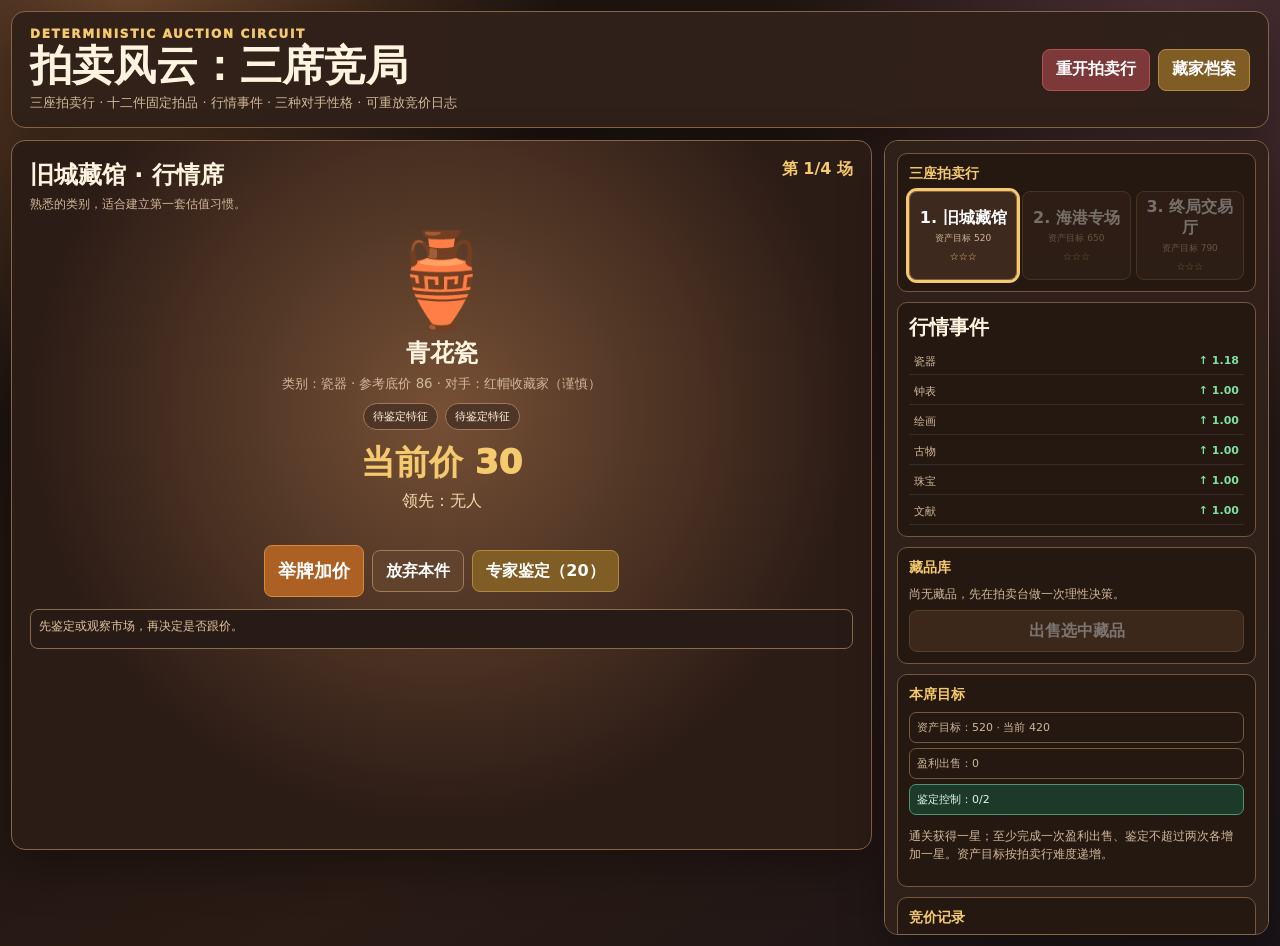
<file: assets/minigames/auction-fever.html>
<!doctype html>
<html lang="zh-CN">
<head>
<meta charset="utf-8"><meta name="viewport" content="width=device-width,initial-scale=1"><title>拍卖风云：三席竞局</title>
<style>
:root{--bg:#19110d;--panel:#302019;--panel2:#241810;--line:#866547;--ink:#fff4df;--muted:#d2b89b;--gold:#f5c96d;--green:#7fe0a2;--red:#ed8181}*{box-sizing:border-box}body{margin:0;min-height:100vh;background:radial-gradient(circle at 10% 0,#68442b 0,transparent 29%),radial-gradient(circle at 92% 4%,#4b3037 0,transparent 27%),linear-gradient(145deg,#17100d,#2a1b14 62%,#1b1419);color:var(--ink);font-family:system-ui,"Microsoft YaHei",sans-serif}.app{width:min(1420px,calc(100% - 22px));margin:11px auto}.top,.panel{border:1px solid var(--line);border-radius:14px;background:rgba(48,32,25,.97);box-shadow:0 18px 46px rgba(0,0,0,.34)}.top{display:flex;align-items:center;justify-content:space-between;gap:14px;padding:15px 18px}.eyebrow{margin:0 0 4px;color:var(--gold);font-size:12px;font-weight:950;letter-spacing:.14em}.top h1{margin:0;font-size:clamp(26px,4vw,42px);line-height:1}.sub{margin:7px 0 0;color:var(--muted);font-size:13px}.actions,.row{display:flex;align-items:center;gap:8px;flex-wrap:wrap}button,textarea{font:inherit}.btn{min-height:42px;padding:0 13px;border:1px solid #a17b56;border-radius:8px;background:#61422c;color:white;font-weight:900;cursor:pointer}.btn.gold{border-color:#b18a42;background:#805d25}.btn.red{border-color:#ae5251;background:#7d3939}.btn:disabled{opacity:.4;cursor:not-allowed}.layout{display:grid;grid-template-columns:minmax(0,1fr) 385px;gap:12px;margin-top:12px;align-items:start}.stage{min-height:710px;padding:18px;display:grid;align-content:start;background:radial-gradient(circle at 50% 38%,#765035,#2c1c16 67%);overflow:hidden}.stage-head{display:flex;justify-content:space-between;align-items:flex-start;gap:10px}.stage-head h2{margin:0 0 5px}.stage-head p{margin:0;color:var(--muted);font-size:12px}.auction-number{color:var(--gold);font-weight:900}.artifact{text-align:center;padding:22px 10px 15px}.icon{font-size:92px;line-height:1}.artifact h2{margin:10px 0 4px}.artifact small{color:var(--muted)}.traits{display:flex;justify-content:center;gap:7px;flex-wrap:wrap;margin:10px 0}.trait{padding:5px 9px;border:1px solid #a07b59;border-radius:14px;background:#4e3527;font-size:11px}.trait.good{border-color:#5eaa79;color:#bff2cd}.trait.bad{border-color:#aa5d5d;color:#ffc0b7}.price{font-size:34px;color:var(--gold);font-weight:950}.leader{margin:5px 0;color:#f3d6ab}.auction-actions{justify-content:center;margin-top:13px}.bid{min-height:52px;background:#ad6023;border-color:#d88a3d;font-size:18px}.hint{min-height:40px;margin-top:12px;padding:8px;border:1px solid #896a4c;border-radius:8px;background:#281a14;color:#e1c4a1;font-size:12px;line-height:1.45}.side{padding:12px;display:grid;gap:10px;max-height:calc(100vh - 105px);overflow:auto}.block{padding:11px;border:1px solid #75563e;border-radius:10px;background:var(--panel2)}.block h2,.block h3{margin:0 0 8px}.block h2{font-size:20px}.block h3{font-size:14px;color:var(--gold)}.tours{display:grid;grid-template-columns:repeat(3,1fr);gap:5px}.tour{min-height:58px;padding:5px;border:1px solid #825f43;border-radius:8px;background:#3e291e;color:white;cursor:pointer}.tour.active{outline:3px solid var(--gold)}.tour:disabled{opacity:.38}.tour b,.tour small{display:block}.tour small{font-size:9px;color:var(--muted);margin-top:3px}.stars{color:var(--gold);font-size:10px}.market{display:grid;gap:4px}.market-line{display:flex;justify-content:space-between;gap:8px;padding:5px;border-bottom:1px solid #ffffff17;font-size:11px}.market-line span{color:var(--muted)}.up{color:var(--green)}.down{color:var(--red)}.collection{display:grid;gap:5px;max-height:190px;overflow:auto}.lot{display:flex;justify-content:space-between;gap:8px;align-items:center;padding:7px;border:1px solid #704f38;border-radius:7px;background:#352319;color:white;text-align:left;cursor:pointer}.lot.selected{outline:3px solid var(--gold)}.lot b{font-size:11px}.lot small{display:block;color:var(--muted);font-size:9px}.goal{padding:7px;border:1px solid #76583f;border-radius:7px;color:var(--muted);font-size:11px}.goal.pass{border-color:#4e956d;background:#1d392a;color:#dff6e6}.goals{display:grid;gap:5px}.log{height:135px;overflow:auto;color:#cbb59c;font-size:11px;line-height:1.55}.career{display:grid;grid-template-columns:repeat(3,1fr);gap:6px}.career div{padding:7px;border:1px solid #76583f;border-radius:8px;background:#38261c;text-align:center}.career b{display:block;font-size:19px}.career small{font-size:9px;color:var(--muted)}.archive{position:fixed;inset:0;z-index:9;display:grid;place-items:center;padding:18px;background:rgba(16,9,6,.87)}.archive.hidden{display:none}.dialog{width:min(620px,100%);padding:18px;border:1px solid #946f4e;border-radius:14px;background:#342219}.dialog h2{margin:0 0 8px}.dialog textarea{width:100%;min-height:125px;padding:10px;border:1px solid #896649;border-radius:8px;background:#1d120d;color:white;resize:vertical}.feedback{min-height:20px;margin-top:7px;color:var(--gold);font-size:12px;font-weight:850}.tip{color:var(--muted);font-size:12px;line-height:1.5}@media(max-width:900px){.layout{grid-template-columns:1fr}.side{max-height:none}.top{align-items:flex-start}}@media(max-width:560px){.app{width:min(100% - 12px,1420px);margin:6px auto}.top{display:grid;padding:12px}.top h1{font-size:26px}.stage{min-height:620px;padding:11px}.stage-head{display:grid}.artifact{padding-top:18px}.icon{font-size:74px}.side{padding:8px}.btn{min-height:40px}}
</style>
</head>
<body>
<main class="app"><header class="top"><div><p class="eyebrow">DETERMINISTIC AUCTION CIRCUIT</p><h1>拍卖风云：三席竞局</h1><p class="sub">三座拍卖行 · 十二件固定拍品 · 行情事件 · 三种对手性格 · 可重放竞价日志</p></div><div class="actions"><button class="btn red" id="restartBtn">重开拍卖行</button><button class="btn gold" id="archiveBtn">藏家档案</button></div></header>
<section class="layout"><section class="panel stage"><div class="stage-head"><div><h2 id="tourTitle"></h2><p id="tourSubtitle"></p></div><div class="auction-number">第 <b id="lotNo"></b>/4 场</div></div><div class="artifact"><div class="icon" id="lotIcon"></div><h2 id="lotName"></h2><small id="lotHint"></small><div class="traits" id="traits"></div><div class="price" id="price"></div><div class="leader" id="leader"></div></div><div class="row auction-actions"><button class="btn bid" id="bidBtn">举牌加价</button><button class="btn" id="passBtn">放弃本件</button><button class="btn gold" id="appraiseBtn">专家鉴定（20）</button></div><div class="hint" id="message">先鉴定或观察市场，再决定是否跟价。</div></section>
<aside class="panel side"><section class="block"><h3>三座拍卖行</h3><div class="tours" id="tourList"></div></section><section class="block"><h2>行情事件</h2><div class="market" id="market"></div></section><section class="block"><h3>藏品库</h3><div class="collection" id="collection"></div><button class="btn" id="sellBtn" style="width:100%;margin-top:7px">出售选中藏品</button></section><section class="block"><h3>本席目标</h3><div class="goals" id="goals"></div><p class="tip">通关获得一星；至少完成一次盈利出售、鉴定不超过两次各增加一星。资产目标按拍卖行难度递增。</p></section><section class="block"><h3>竞价记录</h3><div class="log" id="log"></div></section><section class="block"><h3>藏家生涯</h3><div class="career"><div><b id="totalStars">0</b><small>总星章</small></div><div><b id="clears">0</b><small>完成席位</small></div><div><b id="profits">0</b><small>盈利出售</small></div></div></section></aside></section></main>
<div class="archive hidden" id="archiveModal"><div class="dialog"><h2>跨设备藏家档案</h2><p class="tip">档案包含三座拍卖行星级、最佳资产、解锁进度与生涯统计。</p><textarea id="archiveText" spellcheck="false"></textarea><div class="row" style="justify-content:flex-end;margin-top:8px"><button class="btn" id="closeArchiveBtn">关闭</button><button class="btn" id="importBtn">导入</button><button class="btn gold" id="exportBtn">生成并复制</button></div><div class="feedback" id="archiveFeedback"></div></div></div>
<script>
(() => {
  const RIVALS=[{name:"红帽收藏家",limit:.76,style:"谨慎"},{name:"银镜商人",limit:.94,style:"追热"},{name:"旧城馆长",limit:.84,style:"保守"}];
  const TOURS=[
    {name:"旧城藏馆",subtitle:"熟悉的类别，适合建立第一套估值习惯。",target:520,lots:[
      ["青花瓷","🏺","瓷器",86,[["名家款",1.45],["修复痕迹",.76]],0],["机械表","⌚","钟表",118,[["保存完好",1.3],["热门题材",1.18]],1],["首版书","📕","文献",78,[["稀有年代",1.36],["来源存疑",.6]],2],["古金币","🪙","古物",72,[["保存完好",1.28],["热门题材",1.18]],0]],events:[["瓷器",.18,"博物馆临时借展，瓷器行情升温。"],["钟表",-.12,"维修零件短缺，钟表买家变得谨慎。"],["文献",.2,"城市档案展公布，文献需求上升。"],["古物",.08,"旧城修复计划带动古物关注。"]]},
    {name:"海港专场",subtitle:"国际买家涌入，行情变化更快，追热需要纪律。",target:650,lots:[
      ["风景油画","🖼️","绘画",112,[["保存完好",1.32],["热门题材",1.22]],1],["红宝石","💎","珠宝",154,[["名家款",1.5],["来源存疑",.58]],2],["爵士唱片","💿","文献",64,[["稀有年代",1.38],["修复痕迹",.72]],0],["青铜剑","🗡️","古物",132,[["名家款",1.46],["保存完好",1.28]],1]],events:[["绘画",.22,"海外画廊发布联展名单，绘画指数上行。"],["珠宝",-.16,"海关抽检加强，来源存疑的珠宝折价。"],["文献",.16,"唱片节公布，文献买家集中入场。"],["古物",.24,"港口历史展延期，古物供给突然收紧。"]]},
    {name:"终局交易厅",subtitle:"信息互相冲突，低买高卖与风险控制同时重要。",target:790,lots:[
      ["航海图","🗺️","文献",145,[["稀有年代",1.5],["名家款",1.42]],2],["陨石戒","💍","珠宝",188,[["保存完好",1.28],["来源存疑",.56]],1],["自动人偶","🤖","钟表",174,[["名家款",1.52],["修复痕迹",.7]],0],["祭礼面具","🎭","古物",165,[["稀有年代",1.4],["热门题材",1.25]],2]],events:[["文献",-.18,"鉴定机构对旧航海图年代提出争议。"],["珠宝",.3,"私人基金宣布收购彩色宝石。"],["钟表",.2,"机械艺术展公布，复杂钟表受到追捧。"],["古物",-.1,"来源审查新闻让古物买家降低报价。"]]}
  ];
  const KEY="mini_auction_circuit_v2",$=id=>document.getElementById(id),els={tourList:$("tourList"),tourTitle:$("tourTitle"),tourSubtitle:$("tourSubtitle"),lotNo:$("lotNo"),icon:$("lotIcon"),name:$("lotName"),hint:$("lotHint"),traits:$("traits"),price:$("price"),leader:$("leader"),market:$("market"),collection:$("collection"),goals:$("goals"),log:$("log"),message:$("message"),bid:$("bidBtn"),pass:$("passBtn"),appraise:$("appraiseBtn"),sell:$("sellBtn"),totalStars:$("totalStars"),clears:$("clears"),profits:$("profits"),archive:$("archiveModal"),archiveText:$("archiveText"),archiveFeedback:$("archiveFeedback")};
  const clamp=(v,a,b)=>Math.max(a,Math.min(b,v));function defaults(){return {v:2,unlocked:0,stars:[0,0,0],bestAssets:[0,0,0],clears:0,profits:0};}function load(){try{const v=JSON.parse(localStorage.getItem(KEY)||"null");if(v&&v.v===2)return {...defaults(),...v,stars:Array.from({length:3},(_,i)=>clamp(+v.stars?.[i]||0,0,3)),bestAssets:Array.from({length:3},(_,i)=>Math.max(0,+v.bestAssets?.[i]||0))};}catch(_){}return defaults();}
  let profile=load(),tourIndex=Math.min(profile.unlocked,2),state=makeState();
  function tour(){return TOURS[tourIndex];}function freshLot(index){const a=tour().lots[index];const real=Math.round(a[3]*a[4].reduce((n,t)=>n*t[1],1));return {index,name:a[0],icon:a[1],cat:a[2],base:a[3],traits:a[4],real,price:Math.round(a[3]*.35),leader:"无人",revealed:false,passed:false};}
  function makeState(){const t=tour(),market={瓷器:1,钟表:1,绘画:1,古物:1,珠宝:1,文献:1},first=t.events[0];market[first[0]]=clamp(market[first[0]]+first[1],.55,1.65);return {mode:"auction",lotIndex:0,lot:freshLot(0),money:420,rep:0,market,bag:[],selected:0,appraisals:0,profitableSales:0,history:[],events:[{seq:1,type:"MARKET",detail:first[2],cat:first[0],delta:first[1]}],result:"",replaying:false};}
  function save(){localStorage.setItem(KEY,JSON.stringify(profile));}function totalStars(){return profile.stars.reduce((a,b)=>a+b,0);}function record(type,detail,payload={}){state.events.push({seq:state.events.length+1,type,detail,...payload});state.events=state.events.slice(-30);}
  function applyEvent(){const e=tour().events[state.lotIndex];state.market[e[0]]=clamp((state.market[e[0]]||1)+e[1],.55,1.65);record("MARKET",e[2],{cat:e[0],delta:e[1]});}
  function message(s){state.result=s;els.message.textContent=s;}function nextLot(){if(state.lotIndex>=3)return finishTour();state.lotIndex++;state.lot=freshLot(state.lotIndex);applyEvent();message(`行情更新：${tour().events[state.lotIndex][2]}`);renderAll();}
  function bid(){if(state.mode!=="auction"||state.lot.passed)return;const step=Math.max(10,Math.round(state.lot.price*.12));if(state.lot.price+step>state.money){message("现金不足，无法继续举牌。" );return;}state.lot.price+=step;state.lot.leader="你";record("BID",`你将 ${state.lot.name} 抬到 ${state.lot.price}。`,{amount:state.lot.price});const rival=RIVALS[state.lot.index%3],ceiling=state.lot.real*state.market[state.lot.cat]*rival.limit*(rival.style==="追热"&&state.market[state.lot.cat]>1.05?1.12:1);if(state.lot.price<ceiling){state.lot.price+=Math.max(8,Math.round(state.lot.price*.1));state.lot.leader=rival.name;record("RIVAL_BID",`${rival.name}（${rival.style}）跟价到 ${state.lot.price}。`,{rival:rival.name});message(`${rival.name}（${rival.style}）跟价了。`);}else settle();renderAll();}
  function settle(){if(state.lot.leader==="你"){state.money-=state.lot.price;state.bag.push({name:state.lot.name,icon:state.lot.icon,cat:state.lot.cat,real:state.lot.real,cost:state.lot.price});record("BUY",`你以 ${state.lot.price} 买下 ${state.lot.name}。`,{amount:state.lot.price});message(state.lot.price<state.lot.real?"成交，低于基础估值，保留现金准备出售。":"成交，但溢价较高，行情决定能否翻盘。");}else record("PASS_RIVAL",`${state.lot.name} 被 ${state.lot.leader} 拿下。`);nextLot();}
  function pass(){if(state.mode!=="auction")return;state.lot.passed=true;record("PASS",state.lot.leader==="你"?"你放弃跟价，藏品流入对手手中。":"你没有加入竞价。");if(state.lot.leader==="你")state.lot.leader="无人";nextLot();}
  function appraise(){if(state.mode!=="auction"||state.lot.revealed)return;if(state.money<20){message("鉴定需要 20 现金。" );return;}state.money-=20;state.lot.revealed=true;state.appraisals++;record("APPRAISE",`专家公开 ${state.lot.name} 的特征。`);message(`估值区间：${Math.round(state.lot.real*.92)}–${Math.round(state.lot.real*1.08)}。`);renderAll();}
  function sell(){const a=state.bag[state.selected];if(!a){message("先在藏品库选择一件藏品。" );return;}const value=Math.round(a.real*state.market[a.cat]);state.money+=value;state.bag.splice(state.selected,1);if(value>a.cost)state.profitableSales++;state.rep+=value>a.cost?1:0;record("SELL",`出售 ${a.name}，按 ${state.market[a.cat].toFixed(2)} 行情到账 ${value}。`,{value});state.selected=clamp(state.selected-1,0,Math.max(0,state.bag.length-1));message(value>a.cost?"盈利出售，声望增加。":"低于买入价出售，先回收现金。" );renderAll();}
  function finishTour(){state.mode="result";const assets=state.money+state.bag.reduce((n,a)=>n+Math.round(a.real*state.market[a.cat]),0),t=tour();const stars=assets>=t.target?1+(state.profitableSales>=1?1:0)+(state.appraisals<=2?1:0):0;if(!state.replaying){profile.stars[tourIndex]=Math.max(profile.stars[tourIndex],stars);profile.bestAssets[tourIndex]=Math.max(profile.bestAssets[tourIndex],assets);if(stars){profile.unlocked=Math.max(profile.unlocked,Math.min(2,tourIndex+1));profile.clears++;profile.profits+=state.profitableSales;save();}}state.result=stars?`席位完成：${"★".repeat(stars)}${"☆".repeat(3-stars)}，结算资产 ${assets}。`:`资产不足，只有 ${assets}；目标为 ${t.target}。`;record("END",state.result,{assets,stars});els.message.textContent=state.result;renderAll();return stars;}
  function selectTour(i){if(i>profile.unlocked)return;tourIndex=i;state=makeState();renderAll();}function replay(commands,index=tourIndex){const oldTour=tourIndex,liveState=state;tourIndex=index;state=makeState();state.replaying=true;for(const command of commands)dispatch(command,false);const result=digest(state);state=liveState;tourIndex=oldTour;renderAll();return result;}function digest(s){return JSON.stringify({mode:s.mode,lotIndex:s.lotIndex,money:s.money,market:s.market,lot:{name:s.lot.name,price:s.lot.price,leader:s.lot.leader,revealed:s.lot.revealed},bag:s.bag,appraisals:s.appraisals,profitableSales:s.profitableSales});}
  function dispatch(command,recordCommand=true){if(recordCommand)state.history.push({...command});if(command.type==="APPRAISE")appraise();else if(command.type==="BID")bid();else if(command.type==="PASS")pass();else if(command.type==="SELL")sell();}
  function renderAll(){const t=tour(),l=state.lot;els.tourTitle.textContent=`${t.name} · ${state.mode==="result"?"结算":"行情席"}`;els.tourSubtitle.textContent=t.subtitle;els.lotNo.textContent=Math.min(4,state.lotIndex+1);els.icon.textContent=l?.icon||"";els.name.textContent=l?.name||"";els.hint.textContent=l?`类别：${l.cat} · 参考底价 ${l.base} · 对手：${RIVALS[l.index%3].name}（${RIVALS[l.index%3].style}）`:"";els.traits.innerHTML=l?l.traits.map(x=>`<span class="trait ${l.revealed?(x[1]>=1?"good":"bad"):""}">${l.revealed?x[0]:"待鉴定特征"}</span>`).join(""):"";els.price.textContent=l?`当前价 ${l.price}`:"";els.leader.textContent=l?`领先：${l.leader}`:"";els.market.innerHTML=Object.entries(state.market).map(([k,v])=>`<div class="market-line"><span>${k}</span><b class="${v>=1?"up":"down"}">${v>=1?"↑":"↓"} ${v.toFixed(2)}</b></div>`).join("");els.collection.innerHTML=state.bag.length?state.bag.map((a,i)=>`<button class="lot ${state.selected===i?"selected":""}" data-bag="${i}"><span>${a.icon} ${a.name}<small>买入 ${a.cost} · ${a.cat}</small></span><b>${Math.round(a.real*state.market[a.cat])}</b></button>`).join(""):"<div class='tip'>尚无藏品，先在拍卖台做一次理性决策。</div>";els.collection.querySelectorAll("[data-bag]").forEach(b=>b.onclick=()=>{state.selected=+b.dataset.bag;renderAll();});els.goals.innerHTML=`<div class="goal ${state.mode==="result"?"pass":""}">资产目标：${t.target} · 当前 ${state.mode==="result"?state.result.match(/资产 (\d+)/)?.[1]||"结算":state.money}</div><div class="goal ${state.profitableSales>=1?"pass":""}">盈利出售：${state.profitableSales}</div><div class="goal ${state.appraisals<=2?"pass":""}">鉴定控制：${state.appraisals}/2</div>`;els.log.innerHTML=state.events.slice().reverse().map(e=>`<div>• [${e.type}] ${e.detail}</div>`).join("");els.tourList.innerHTML=TOURS.map((x,i)=>`<button class="tour ${i===tourIndex?"active":""}" data-tour="${i}" ${i>profile.unlocked?"disabled":""}><b>${i+1}. ${x.name}</b><small>资产目标 ${x.target}</small><span class="stars">${"★".repeat(profile.stars[i])}${"☆".repeat(3-profile.stars[i])}</span></button>`).join("");els.tourList.querySelectorAll("[data-tour]").forEach(b=>b.onclick=()=>selectTour(+b.dataset.tour));els.bid.disabled=state.mode!=="auction"||l?.passed;els.pass.disabled=state.mode!=="auction";els.appraise.disabled=state.mode!=="auction"||l?.revealed||state.money<20;els.sell.disabled=!state.bag.length;els.totalStars.textContent=totalStars();els.clears.textContent=profile.clears;els.profits.textContent=profile.profits;}
  els.bid.onclick=()=>dispatch({type:"BID"});els.pass.onclick=()=>dispatch({type:"PASS"});els.appraise.onclick=()=>dispatch({type:"APPRAISE"});els.sell.onclick=()=>dispatch({type:"SELL"});$("restartBtn").onclick=()=>{state=makeState();renderAll();};
  function checksum(s){let h=2166136261;for(let i=0;i<s.length;i++){h^=s.charCodeAt(i);h=Math.imul(h,16777619)}return(h>>>0).toString(36);}function encode(){const p=btoa(unescape(encodeURIComponent(JSON.stringify({v:2,u:profile.unlocked,s:profile.stars,b:profile.bestAssets,c:profile.clears,p:profile.profits}))));return`AUCTION2.${p}.${checksum(p)}`;}function decode(code){const p=code.trim().split(".");if(p.length!==3||p[0]!=="AUCTION2"||checksum(p[1])!==p[2])throw Error("藏家档案校验失败");const v=JSON.parse(decodeURIComponent(escape(atob(p[1]))));if(v.v!==2||!Array.isArray(v.s))throw Error("档案版本不兼容");return{v:2,unlocked:clamp(+v.u||0,0,2),stars:Array.from({length:3},(_,i)=>clamp(+v.s[i]||0,0,3)),bestAssets:Array.from({length:3},(_,i)=>Math.max(0,+v.b?.[i]||0)),clears:Math.max(0,+v.c||0),profits:Math.max(0,+v.p||0)};}
  $("archiveBtn").onclick=()=>{els.archive.classList.remove("hidden");els.archiveText.value=encode();els.archiveFeedback.textContent="";};$("closeArchiveBtn").onclick=()=>els.archive.classList.add("hidden");$("exportBtn").onclick=async()=>{els.archiveText.value=encode();els.archiveText.select();try{await navigator.clipboard.writeText(els.archiveText.value);els.archiveFeedback.textContent="藏家档案已复制。";}catch(_){els.archiveFeedback.textContent="档案已生成，请手动复制。";}};$("importBtn").onclick=()=>{try{profile=decode(els.archiveText.value);save();tourIndex=Math.min(profile.unlocked,2);state=makeState();renderAll();els.archiveFeedback.textContent="导入成功。";}catch(e){els.archiveFeedback.textContent=e.message;}};
  function validateContent(){const errors=[];if(TOURS.length!==3)errors.push("tour count");const lots=TOURS.flatMap(t=>t.lots);if(lots.length!==12)errors.push("lot count");if(new Set(lots.map(l=>l[2])).size<5)errors.push("category variety");if(RIVALS.length!==3)errors.push("rival count");if(TOURS.some(t=>t.events.length!==4))errors.push("event count");return{valid:!errors.length,errors,tours:TOURS.length,lots:lots.length,rivals:RIVALS.length,events:TOURS.reduce((n,t)=>n+t.events.length,0)};}
  window.__auctionFever={TOURS,RIVALS,profile:()=>profile,state:()=>state,dispatch,replay,digest,finishTour,encode,decode,validateContent,renderAll};renderAll();
})();
</script></body></html>
</file>
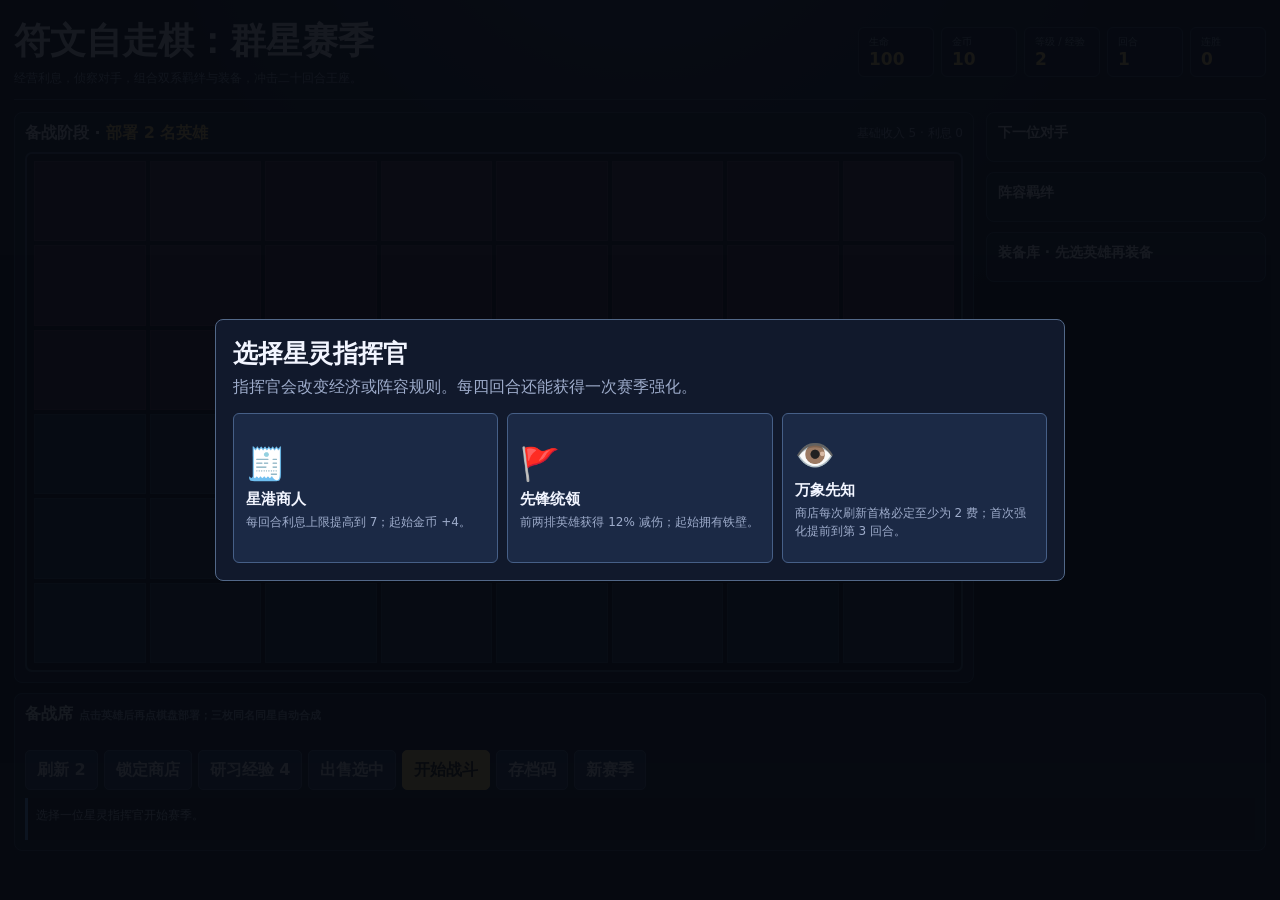
<file: assets/minigames/auto-chess-forge.html>
<!doctype html>
<html lang="zh-CN">
<head>
  <meta charset="utf-8"><meta name="viewport" content="width=device-width,initial-scale=1,maximum-scale=1,user-scalable=no"><title>符文自走棋：群星赛季</title>
  <style>
    :root{color-scheme:dark;--bg:#080c18;--panel:#11192c;--panel2:#1a2640;--line:#34476a;--text:#f2f5ff;--muted:#9eaccb;--gold:#ffd166;--blue:#62a5ff;--red:#ff667a;--green:#63dda5;--purple:#b286ff}*{box-sizing:border-box}html,body{margin:0;min-height:100%;background:radial-gradient(circle at 50% -20%,#243558,#080c18 48%);color:var(--text);font-family:Inter,"Microsoft YaHei",system-ui,sans-serif;letter-spacing:0}button{font:inherit;color:inherit}.app{width:min(1320px,100%);margin:auto;padding:14px}.top{display:flex;align-items:center;justify-content:space-between;gap:14px;border-bottom:1px solid var(--line);padding:3px 0 12px}.brand h1{font-size:clamp(23px,3vw,36px);margin:0}.brand p{color:var(--muted);font-size:12px;margin:4px 0 0}.stats{display:flex;gap:7px;flex-wrap:wrap;justify-content:flex-end}.stat{background:#0d1425;border:1px solid var(--line);padding:7px 10px;border-radius:6px;min-width:76px}.stat small{display:block;color:var(--muted);font-size:10px}.stat b{font-size:17px;color:var(--gold)}.main{display:grid;grid-template-columns:minmax(0,1fr) 280px;gap:12px;margin-top:12px}.panel{background:rgba(17,25,44,.97);border:1px solid var(--line);border-radius:8px}.arena{padding:10px}.battle-head{display:flex;justify-content:space-between;align-items:center;gap:8px;margin-bottom:8px}.phase{font-weight:900}.phase span{color:var(--gold)}.timer{font-size:12px;color:var(--muted)}.board{display:grid;grid-template-columns:repeat(8,1fr);gap:4px;background:#080c17;padding:7px;border:2px solid #425779;border-radius:7px;min-height:520px}.cell{min-width:0;min-height:78px;position:relative;display:grid;place-items:center;border:1px solid #2d466a;background:#172b47;cursor:pointer}.cell:nth-child(2n){background:#1b3150}.cell.enemy{background:#382238;border-color:#593350}.cell.enemy:nth-child(2n){background:#402640}.cell.deploy{box-shadow:inset 0 0 0 2px #63dda588}.unit{position:relative;width:90%;height:88%;border:1px solid #6080ad;background:linear-gradient(145deg,#29496e,#172b49);display:flex;flex-direction:column;align-items:center;justify-content:center;border-radius:6px;cursor:pointer;transition:transform .15s,filter .15s}.unit.enemy{border-color:#a45572;background:linear-gradient(145deg,#62334d,#351d33)}.unit.selected{outline:3px solid var(--gold);z-index:2}.unit.hit{animation:hit .2s}.unit.cast{animation:cast .3s}.unit .icon{font-size:27px;line-height:1}.unit .name{font-size:9px;font-weight:800;margin-top:3px;white-space:nowrap}.unit .stars{position:absolute;top:1px;right:2px;color:var(--gold);font-size:8px}.bars{position:absolute;left:4px;right:4px;bottom:3px;display:grid;gap:2px}.bar{height:3px;background:#090d17}.bar i{display:block;height:100%;background:var(--green)}.bar.mana i{background:var(--blue)}.damage{position:absolute;z-index:5;color:#fff;font-weight:900;text-shadow:0 2px 5px #000;animation:rise .65s forwards;pointer-events:none}@keyframes rise{to{transform:translateY(-28px);opacity:0}}@keyframes hit{50%{transform:translateX(5px);filter:brightness(1.7)}}@keyframes cast{50%{transform:scale(1.15);filter:drop-shadow(0 0 9px #8bbaff)}}.side{display:flex;flex-direction:column;gap:10px}.section{padding:11px}.section h2{font-size:14px;margin:0 0 8px}.opponent{display:flex;align-items:center;gap:10px}.portrait{width:48px;height:48px;display:grid;place-items:center;background:#351f39;border:1px solid #694169;border-radius:6px;font-size:27px}.opponent b{display:block}.opponent small{color:var(--muted)}.preview{display:flex;gap:4px;margin-top:8px}.preview span{flex:1;text-align:center;background:#241b31;padding:7px 2px;border:1px solid #4b385c}.trait{display:flex;justify-content:space-between;align-items:center;border-bottom:1px solid #2e3c58;padding:6px 0;font-size:12px}.trait:last-child{border:0}.trait strong{color:var(--muted)}.trait.on strong{color:var(--green)}.items{display:grid;grid-template-columns:repeat(3,1fr);gap:5px}.item{min-height:54px;background:#202d48;border:1px solid #445b80;border-radius:5px;padding:5px;cursor:pointer}.item b{font-size:18px}.item small{display:block;font-size:9px;color:var(--muted)}.prep{margin-top:10px;padding:10px}.bench{display:grid;grid-template-columns:repeat(9,1fr);gap:5px;margin-top:7px}.slot{height:64px;background:#0c1323;border:1px dashed #405273;display:grid;place-items:center;min-width:0}.slot .unit{height:58px}.shop{display:grid;grid-template-columns:repeat(5,1fr);gap:7px;margin-top:9px}.offer{position:relative;min-width:0;min-height:92px;background:#1b2b49;border:1px solid #48638d;border-radius:6px;padding:8px 5px;cursor:pointer}.offer:hover{border-color:var(--gold);filter:brightness(1.08)}.offer:disabled{opacity:.35;cursor:not-allowed}.offer .icon{font-size:25px}.offer b{display:block;font-size:12px}.offer small{color:var(--muted);font-size:9px}.cost{position:absolute;right:5px;top:4px;color:var(--gold);font-weight:900}.controls{display:flex;gap:6px;flex-wrap:wrap;margin-top:9px}.btn{border:1px solid #50688f;background:#263b60;border-radius:5px;padding:8px 11px;min-height:40px;font-weight:800;cursor:pointer}.btn:hover{filter:brightness(1.12)}.btn:disabled{opacity:.4;cursor:not-allowed}.btn.primary{background:#ad4859;border-color:#d86978}.btn.gold{background:var(--gold);border-color:var(--gold);color:#231800}.btn.active{box-shadow:inset 0 0 0 2px var(--gold)}.log{margin-top:8px;background:#0c1221;border-left:3px solid var(--blue);padding:8px;min-height:42px;color:#cbd6ef;font-size:12px;line-height:1.5}.overlay{position:fixed;inset:0;z-index:20;background:#060910ed;display:flex;align-items:center;justify-content:center;padding:14px}.overlay.hidden{display:none}.modal{width:min(850px,100%);max-height:92vh;overflow:auto;background:#11192c;border:1px solid #526888;border-radius:8px;padding:17px}.modal h2{margin:0 0 5px;font-size:25px}.modal>p{margin:0 0 13px;color:var(--muted);line-height:1.55}.choices{display:grid;grid-template-columns:repeat(3,1fr);gap:9px}.choice{text-align:left;min-height:150px;background:#1b2945;border:1px solid #465f87;border-radius:6px;padding:12px;cursor:pointer}.choice:hover{border-color:var(--gold);transform:translateY(-2px)}.choice .big{font-size:32px}.choice h3{font-size:15px;margin:7px 0 4px}.choice p{font-size:12px;color:var(--muted);line-height:1.5;margin:0}.savebox{width:100%;height:130px;background:#080d19;border:1px solid #415779;color:#e9efff;padding:9px;resize:vertical}.rank{color:var(--gold);font-size:22px;font-weight:900}@media(max-width:900px){.main{grid-template-columns:1fr}.side{display:grid;grid-template-columns:1fr 1fr}.side .panel:last-child{grid-column:1/-1}.board{min-height:470px}.cell{min-height:70px}}@media(max-width:600px){.app{padding:8px}.top{align-items:flex-start;flex-direction:column}.stats{justify-content:flex-start}.stat{min-width:71px;padding:6px}.brand h1{font-size:24px}.main{margin-top:8px}.arena{padding:6px}.board{gap:2px;padding:4px;min-height:354px}.cell{min-height:55px}.unit{width:94%;height:92%}.unit .icon{font-size:20px}.unit .name{font-size:7px}.bench{gap:3px}.slot{height:49px}.slot .unit{height:44px}.shop{grid-template-columns:repeat(5,minmax(0,1fr));gap:3px}.offer{min-height:83px;padding:6px 2px}.offer .icon{font-size:21px}.offer b{font-size:9px}.offer small{font-size:7px}.side{display:flex}.choices{grid-template-columns:1fr}.choice{min-height:115px}.controls .btn{flex:1;padding:7px 6px}.battle-head{font-size:12px}}
  </style>
  <style>@media(max-width:600px){.controls{display:grid;grid-template-columns:repeat(3,minmax(0,1fr))}.controls .btn{width:100%;padding:7px 5px;white-space:normal}}</style>
</head>
<body>
<main class="app">
  <header class="top"><div class="brand"><h1>符文自走棋：群星赛季</h1><p>经营利息，侦察对手，组合双系羁绊与装备，冲击二十回合王座。</p></div><div class="stats"><div class="stat"><small>生命</small><b id="life">100</b></div><div class="stat"><small>金币</small><b id="gold">10</b></div><div class="stat"><small>等级 / 经验</small><b id="level">2</b></div><div class="stat"><small>回合</small><b id="round">1</b></div><div class="stat"><small>连胜</small><b id="streak">0</b></div></div></header>
  <section class="main"><div class="panel arena"><div class="battle-head"><div class="phase" id="phase">备战阶段 · <span>部署 2 名英雄</span></div><div class="timer" id="economy">基础收入 5 · 利息 0</div></div><div class="board" id="board"></div></div>
  <aside class="side"><section class="panel section"><h2>下一位对手</h2><div id="opponent"></div></section><section class="panel section"><h2>阵容羁绊</h2><div id="traits"></div></section><section class="panel section"><h2>装备库 · 先选英雄再装备</h2><div class="items" id="items"></div></section></aside></section>
  <section class="panel prep"><b>备战席 <span style="color:var(--muted);font-size:11px">点击英雄后再点棋盘部署；三枚同名同星自动合成</span></b><div class="bench" id="bench"></div><div class="shop" id="shop"></div><div class="controls"><button class="btn" id="rerollBtn">刷新 2</button><button class="btn" id="lockBtn">锁定商店</button><button class="btn" id="xpBtn">研习经验 4</button><button class="btn" id="sellBtn">出售选中</button><button class="btn gold" id="fightBtn">开始战斗</button><button class="btn" id="saveBtn">存档码</button><button class="btn" id="newBtn">新赛季</button></div><div class="log" id="log">选择一位星灵指挥官开始赛季。</div></section>
</main>
<div class="overlay" id="commanderOverlay"><section class="modal"><h2>选择星灵指挥官</h2><p>指挥官会改变经济或阵容规则。每四回合还能获得一次赛季强化。</p><div class="choices" id="commanderChoices"></div></section></div>
<div class="overlay hidden" id="choiceOverlay"><section class="modal"><h2 id="choiceTitle">赛季强化</h2><p id="choiceHelp">选择一项永久强化。</p><div class="choices" id="choices"></div></section></div>
<div class="overlay hidden" id="infoOverlay"><section class="modal"><h2 id="infoTitle">赛季档案</h2><div id="infoBody"></div><div class="controls"><button class="btn gold" id="closeInfoBtn">返回棋盘</button></div></section></div>
<script>
(()=>{"use strict";
const $=id=>document.getElementById(id),SAVE="autoChessForgeV3";
const HEROES=[
 {n:"铁壁",i:"🛡️",c:1,hp:72,a:8,sp:38,traits:["守卫","机械"],skill:"shield",d:"技能：获得护盾"},{n:"刃舞",i:"⚔️",c:1,hp:48,a:13,sp:45,traits:["决斗","星裔"],skill:"ramp",d:"技能：永久提高攻速"},{n:"风弦",i:"🏹",c:1,hp:39,a:14,sp:32,traits:["游侠","荒野"],skill:"snipe",d:"技能：狙击低生命敌人"},{n:"芽医",i:"🌿",c:1,hp:44,a:7,sp:42,traits:["秘术","荒野"],skill:"heal",d:"技能：治疗最弱友军"},
 {n:"熔拳",i:"🔥",c:2,hp:61,a:14,sp:48,traits:["决斗","炎铸"],skill:"splash",d:"技能：火焰溅射"},{n:"潮卫",i:"🌊",c:2,hp:78,a:9,sp:55,traits:["守卫","潮汐"],skill:"taunt",d:"技能：群体减伤"},{n:"霜语",i:"❄️",c:2,hp:45,a:17,sp:58,traits:["法师","潮汐"],skill:"stun",d:"技能：冻结目标"},{n:"齿轮鸦",i:"🐦‍⬛",c:2,hp:47,a:15,sp:35,traits:["游侠","机械"],skill:"rapid",d:"技能：连续射击"},
 {n:"狼骑",i:"🐺",c:3,hp:70,a:18,sp:44,traits:["决斗","荒野"],skill:"leap",d:"技能：扑向后排"},{n:"星术师",i:"🔮",c:3,hp:48,a:20,sp:65,traits:["法师","星裔"],skill:"splash",d:"技能：星爆群伤"},{n:"锻炉王",i:"🔨",c:3,hp:88,a:13,sp:58,traits:["守卫","炎铸"],skill:"shield",d:"技能：锻造护盾"},{n:"雾歌",i:"🪈",c:3,hp:53,a:12,sp:50,traits:["秘术","潮汐"],skill:"heal",d:"技能：潮歌群疗"},
 {n:"雷君",i:"⚡",c:4,hp:63,a:25,sp:62,traits:["法师","机械"],skill:"chain",d:"技能：连锁闪电"},{n:"焰翼",i:"🐉",c:4,hp:82,a:23,sp:60,traits:["游侠","炎铸"],skill:"splash",d:"技能：龙焰扫射"},{n:"月裁",i:"🌙",c:4,hp:74,a:26,sp:48,traits:["决斗","星裔"],skill:"execute",d:"技能：处决残血"},{n:"森之心",i:"🌳",c:4,hp:112,a:15,sp:70,traits:["守卫","荒野"],skill:"heal",d:"技能：森林复苏"},
 {n:"天穹鲸",i:"🐋",c:5,hp:130,a:28,sp:75,traits:["潮汐","星裔"],skill:"stun",d:"技能：坠星海啸"},{n:"终焉机神",i:"🤖",c:5,hp:118,a:34,sp:68,traits:["机械","炎铸"],skill:"chain",d:"技能：终焉炮击"}
];
const TRAITS={守卫:[2,4,6],决斗:[2,4,6],游侠:[2,4],法师:[2,4],秘术:[2,3],机械:[2,4],荒野:[2,4],炎铸:[2,4],潮汐:[2,4],星裔:[2,4]};
const ITEMS={blade:{n:"风暴刃",i:"🗡️",d:"攻击 +7",a:7},plate:{n:"星铠",i:"🛡️",d:"生命 +35",hp:35},orb:{n:"法力核",i:"🔵",d:"初始法力 +25",mana:25},bow:{n:"疾风弓",i:"🏹",d:"攻速 +25%",speed:.25},crown:{n:"王冠",i:"👑",d:"全属性强化",a:4,hp:18,speed:.1},spark:{n:"电容器",i:"⚡",d:"技能伤害 +35%",power:.35}};
const COMMANDERS={merchant:{n:"星港商人",i:"🧾",d:"每回合利息上限提高到 7；起始金币 +4。"},vanguard:{n:"先锋统领",i:"🚩",d:"前两排英雄获得 12% 减伤；起始拥有铁壁。"},oracle:{n:"万象先知",i:"👁️",d:"商店每次刷新首格必定至少为 2 费；首次强化提前到第 3 回合。"}};
const AUGMENTS={rich:{n:"高利贷",i:"💰",d:"立即获得 18 金币，但失去 8 生命。"},forge:{n:"便携锻炉",i:"⚒️",d:"立即获得两件随机装备。"},army:{n:"扩编令",i:"📜",d:"人口上限永久 +1。"},vital:{n:"复苏之风",i:"💚",d:"每次胜利恢复 3 生命。"},tempo:{n:"战斗节拍",i:"🥁",d:"全队攻击速度 +15%。"},arcane:{n:"符文涌流",i:"✨",d:"全队技能伤害 +25%。"},scout:{n:"精密侦察",i:"🔭",d:"对手预览更完整，胜利额外 +1 金币。"},rerolls:{n:"黄金门票",i:"🎫",d:"每回合第一次刷新免费。"},second:{n:"背水阵",i:"🔥",d:"生命低于 45 时全队攻击 +20%。"}};
const OPPONENTS=[['雾港猫','🐈'],['赤曜骑士','🦁'],['月桂学者','🦉'],['齿轮公爵','🦾'],['潮声女王','🧜'],['荒原猎手','🦊'],['星环冠军','👑']];
let q=null,profile={wins:0,best:0,rank:0},selected=null,battleTimer=null,battleUnits=[],freeRoll=false;
const uid=()=>Math.random().toString(36).slice(2),unit=(id,pos=null)=>({uid:uid(),id,star:1,pos,items:[]});
function fresh(commander){const c={v:3,commander,life:100,gold:10+(commander==='merchant'?4:0),lv:2,xp:0,round:1,units:[],shop:[],locked:false,streak:0,lastWin:null,augments:[],items:[],bonusCap:0,log:[],gameOver:false,win:false};if(commander==='vanguard')c.units.push(unit(0,40));return c}
function save(){localStorage.setItem(SAVE,JSON.stringify({q,profile}))}function load(){try{const x=JSON.parse(localStorage.getItem(SAVE));if(x?.profile)profile={...profile,...x.profile};if(x?.q?.v===3)q=x.q}catch{}}
function checksum(s){let h=5381;for(const ch of s)h=((h<<5)-h+ch.charCodeAt(0))>>>0;return h.toString(36)}function exportCode(){const b=btoa(unescape(encodeURIComponent(JSON.stringify({v:3,q,profile}))));return`AC3-${b}-${checksum(b)}`}function importCode(x){const m=x.trim().match(/^AC3-(.+)-([a-z0-9]+)$/i);if(!m||checksum(m[1])!==m[2])throw Error('存档码校验失败');const d=JSON.parse(decodeURIComponent(escape(atob(m[1]))));if(d.v!==3)throw Error('存档版本不兼容');q=d.q;profile=d.profile;save();draw()}
function say(s){q.log.unshift(s);q.log=q.log.slice(0,14);$('log').textContent=s;save()}
function levelCap(){return Math.min(9,q.lv+(q.bonusCap||0))}function interest(){return Math.min(q.commander==='merchant'?7:5,Math.floor(q.gold/10))}
function odds(){return q.lv<=3?[.75,.22,.03,0,0]:q.lv<=5?[.43,.35,.18,.04,0]:q.lv<=7?[.2,.35,.3,.13,.02]:[.1,.22,.32,.28,.08]}
function shopHero(slot=0){const o=odds();let x=Math.random(),cost=1;for(let i=0;i<o.length;i++){x-=o[i];if(x<=0){cost=i+1;break}}if(q.commander==='oracle'&&slot===0)cost=Math.max(2,cost);const pool=HEROES.map((h,i)=>h.c===cost?i:-1).filter(i=>i>=0);return pool[Math.floor(Math.random()*pool.length)]}
function roll(free=false){if(!free&&!freeRoll){if(q.gold<2)return say('金币不足，无法刷新商店');q.gold-=2}freeRoll=false;q.shop=Array.from({length:5},(_,i)=>shopHero(i));draw();save()}
function buy(i){const id=q.shop[i],h=HEROES[id];if(id==null)return;if(q.gold<h.c)return say('金币不足');if(q.units.filter(u=>u.pos==null).length>=9)return say('备战席已满');q.gold-=h.c;q.units.push(unit(id));q.shop[i]=null;merge();draw();save()}
function merge(){let changed=true;while(changed){changed=false;for(let id=0;id<HEROES.length;id++)for(let star=1;star<3;star++){const a=q.units.filter(u=>u.id===id&&u.star===star);if(a.length>=3){const keep=a[0],gone=a.slice(1,3);keep.star++;keep.items=[...keep.items,...gone.flatMap(x=>x.items)].slice(0,3);q.units=q.units.filter(u=>!gone.includes(u));say(`${HEROES[id].n} 合成为 ${keep.star} 星`);changed=true}}}}
function deploy(uid,pos){const u=q.units.find(x=>x.uid===uid);if(!u||pos<24)return;const other=q.units.find(x=>x.pos===pos);if(u.pos==null&&!other&&q.units.filter(x=>x.pos!=null).length>=levelCap())return say(`当前最多部署 ${levelCap()} 名英雄`);if(other)other.pos=u.pos;u.pos=pos;selected=null;draw();save()}
function select(uid){selected=selected===uid?null:uid;draw()}
function sellSelected(){const u=q.units.find(x=>x.uid===selected);if(!u)return say('先选择一名英雄');q.gold+=HEROES[u.id].c*Math.pow(3,u.star-1);q.items.push(...u.items);q.units=q.units.filter(x=>x!==u);selected=null;say(`出售 ${HEROES[u.id].n}`);draw()}
function equip(id,index){const u=q.units.find(x=>x.uid===selected);if(!u)return say('先选择要装备的英雄');if(u.items.length>=3)return say('每名英雄最多装备三件');u.items.push(id);q.items.splice(index,1);say(`${HEROES[u.id].n} 装备 ${ITEMS[id].n}`);draw()}
function traitCounts(units=q.units.filter(u=>u.pos!=null)){const c={};units.forEach(u=>HEROES[u.id].traits.forEach(t=>c[t]=(c[t]||0)+1));return c}function tier(t,n){const a=TRAITS[t];let v=0;a.forEach(x=>{if(n>=x)v=x});return v}
function enemyTeam(){const n=Math.min(9,2+Math.floor(q.round*.42)),maxCost=Math.min(5,1+Math.floor((q.round+2)/4)),out=[];for(let i=0;i<n;i++){const pool=HEROES.map((h,j)=>h.c<=maxCost?j:-1).filter(j=>j>=0),id=pool[Math.floor(Math.random()*pool.length)];out.push({uid:'e'+i,id,star:1+(q.round>7&&Math.random()<.35)+(q.round>15&&Math.random()<.18),pos:i%8+Math.floor(i/8)*8,items:q.round>5&&Math.random()<.4?[Object.keys(ITEMS)[Math.floor(Math.random()*6)]]:[]})}return out}
function statsFor(u,enemy=false,counts={}){const h=HEROES[u.id],mul=Math.pow(1.72,u.star-1);let hp=h.hp*mul,a=h.a*mul,speed=1,mana=0,power=1,armor=0;u.items.forEach(id=>{const it=ITEMS[id];hp+=it.hp||0;a+=it.a||0;speed+=it.speed||0;mana+=it.mana||0;power+=it.power||0});const active=t=>tier(t,counts[t]||0);if(active('守卫'))armor+=active('守卫')*.035;if(active('决斗'))speed+=active('决斗')*.07;if(active('游侠'))a*=1+active('游侠')*.045;if(active('法师'))power+=active('法师')*.07;if(active('秘术'))hp*=1+active('秘术')*.04;if(active('机械'))armor+=active('机械')*.025;if(active('荒野'))hp*=1+active('荒野')*.035;if(active('炎铸'))a*=1+active('炎铸')*.04;if(active('潮汐'))mana+=active('潮汐')*3;if(active('星裔'))power+=active('星裔')*.05;if(!enemy&&q.commander==='vanguard'&&u.pos>=32)armor+=.12;if(!enemy&&q.augments.includes('tempo'))speed+=.15;if(!enemy&&q.augments.includes('arcane'))power+=.25;if(!enemy&&q.augments.includes('second')&&q.life<45)a*=1.2;return{...u,enemy,max:Math.round(hp),hp:Math.round(hp),a:Math.round(a),speed,power,mana:Math.min(90,mana),armor,stun:0}}
function startBattle(){if(battleTimer||q.gameOver||q.win)return;const ours=q.units.filter(u=>u.pos!=null);if(!ours.length)return say('至少部署一名英雄');selected=null;const enemies=enemyTeam(),ac=traitCounts(ours),bc=traitCounts(enemies);battleUnits=[...ours.map(u=>statsFor(structuredClone(u),false,ac)),...enemies.map(u=>statsFor(structuredClone(u),true,bc))];$('phase').innerHTML='战斗阶段 · <span>自动交锋</span>';$('fightBtn').disabled=true;renderBattle();let tick=0;battleTimer=setInterval(()=>battleStep(++tick),360)}
function living(enemy){return battleUnits.filter(x=>x.enemy===enemy&&x.hp>0)}function battleStep(tick){const A=living(false),B=living(true);if(!A.length||!B.length||tick>100)return finishBattle(A.length>0,B.length);for(const u of [...A,...B]){if(u.hp<=0)continue;if(u.stun>0){u.stun--;continue}u.mana+=18*u.speed;const targets=living(!u.enemy);if(!targets.length)break;let target=targets.reduce((a,b)=>a.hp<b.hp?a:b);if(u.mana>=HEROES[u.id].sp){u.mana=0;cast(u,target,targets)}else hitUnit(u,target,u.a)}renderBattle()}
function hitUnit(source,target,raw){const dmg=Math.max(1,Math.round(raw*(1-target.armor)));target.hp-=dmg;source.mana=Math.min(100,source.mana+9);target.mana=Math.min(100,target.mana+5);source.last='cast';target.hit=true;target.float=dmg}
function cast(u,t,targets){const s=HEROES[u.id].skill,p=u.power;if(s==='shield'){u.hp=Math.min(u.max,u.hp+Math.round(32*p));u.float='护盾'}else if(s==='heal'){const team=living(u.enemy).sort((a,b)=>a.hp/a.max-b.hp/b.max);team.slice(0,HEROES[u.id].c>=3?2:1).forEach(x=>x.hp=Math.min(x.max,x.hp+Math.round(28*p)));u.float='治疗'}else if(s==='stun'){hitUnit(u,t,u.a*1.35*p);t.stun=2}else if(s==='splash'||s==='chain'){targets.slice(0,s==='chain'?3:2).forEach((x,i)=>hitUnit(u,x,u.a*p*(i?0.65:1.25)))}else if(s==='rapid'){for(let i=0;i<3;i++)hitUnit(u,t,u.a*.65*p)}else if(s==='execute'){hitUnit(u,t,u.a*p*(t.hp/t.max<.35?3:1.35))}else if(s==='ramp'){u.speed+=.22;hitUnit(u,t,u.a*1.2*p)}else if(s==='snipe'){hitUnit(u,t,u.a*2.15*p)}else{hitUnit(u,t,u.a*1.55*p)}u.cast=true}
function finishBattle(win,remaining){clearInterval(battleTimer);battleTimer=null;q.lastWin=win;q.streak=win?Math.max(1,q.streak>0?q.streak+1:1):Math.min(-1,q.streak<0?q.streak-1:-1);if(win){let reward=2+(q.augments.includes('scout')?1:0);q.gold+=reward;if(q.augments.includes('vital'))q.life=Math.min(100,q.life+3);say(`战斗胜利，额外获得 ${reward} 金币`)}else{const dmg=Math.max(4,(remaining||1)*2+Math.floor(q.round/4));q.life-=dmg;say(`战斗失利，受到 ${dmg} 点伤害`)}const streakGold=Math.min(3,Math.floor(Math.abs(q.streak)/2)),income=5+interest()+streakGold;q.gold+=income;q.round++;profile.best=Math.max(profile.best,q.round);if(q.round%3===0){const id=Object.keys(ITEMS)[Math.floor(Math.random()*Object.keys(ITEMS).length)];q.items.push(id);say(`战利品：${ITEMS[id].n}`)}if(q.round>20){q.win=true;profile.wins++;profile.rank+=80;say('群星赛季夺冠！')}else if(q.life<=0){q.gameOver=true;profile.rank+=Math.max(5,q.round*2);say('赛季结束，整备后再次挑战')}if(q.augments.includes('rerolls'))freeRoll=true;if(!q.locked)roll(true);if(!q.gameOver&&!q.win&&augmentRound())showAugment();draw();save()}
function augmentRound(){return q.round%4===0||(q.commander==='oracle'&&q.round===3)}function showAugment(){const ids=Object.keys(AUGMENTS).filter(id=>!q.augments.includes(id)).sort(()=>Math.random()-.5).slice(0,3);$('choiceTitle').textContent='选择赛季强化';$('choiceHelp').textContent='强化会在本赛季永久生效。';$('choices').innerHTML=ids.map(id=>`<button class="choice" data-aug="${id}"><span class="big">${AUGMENTS[id].i}</span><h3>${AUGMENTS[id].n}</h3><p>${AUGMENTS[id].d}</p></button>`).join('');$('choiceOverlay').classList.remove('hidden');document.querySelectorAll('[data-aug]').forEach(b=>b.onclick=()=>{const id=b.dataset.aug;q.augments.push(id);if(id==='rich'){q.gold+=18;q.life-=8}if(id==='forge'){q.items.push(...Array.from({length:2},()=>Object.keys(ITEMS)[Math.floor(Math.random()*6)]))}if(id==='army')q.bonusCap=(q.bonusCap||0)+1;$('choiceOverlay').classList.add('hidden');say(`获得强化：${AUGMENTS[id].n}`);draw()})}
function renderUnit(u,enemy=false){const h=HEROES[u.id],el=document.createElement('div');el.className=`unit ${enemy?'enemy ':''}${selected===u.uid?'selected ':''}${u.hit?'hit ':''}${u.cast?'cast ':''}`;el.innerHTML=`<span class="stars">${'★'.repeat(u.star)}</span><span class="icon">${h.i}</span><span class="name">${h.n}</span>${u.hp!=null?`<span class="bars"><span class="bar"><i style="width:${Math.max(0,u.hp/u.max*100)}%"></i></span><span class="bar mana"><i style="width:${Math.min(100,u.mana)}%"></i></span></span>`:''}`;if(!enemy)el.onclick=e=>{e.stopPropagation();select(u.uid)};return el}
function boardCells(){const b=$('board');b.innerHTML='';for(let i=0;i<48;i++){const c=document.createElement('div');c.className=`cell ${i<24?'enemy':''}`;if(i>=24)c.onclick=()=>selected&&deploy(selected,i);b.append(c)}return b.children}
function renderBattle(){const cells=boardCells();battleUnits.forEach((u,i)=>{if(u.hp<=0)return;const pos=u.enemy?u.pos:Math.max(24,u.pos);const el=renderUnit(u,u.enemy);cells[pos]?.append(el);if(u.float!=null){const f=document.createElement('span');f.className='damage';f.textContent=typeof u.float==='number'?`-${u.float}`:u.float;f.style.left='30%';f.style.top='5%';cells[pos]?.append(f)}u.hit=false;u.cast=false;u.float=null})}
function draw(){if(!q||battleTimer)return;$('life').textContent=Math.max(0,q.life);$('gold').textContent=q.gold;$('level').textContent=`${q.lv} · ${q.xp}/${q.lv*4}`;$('round').textContent=q.round;$('streak').textContent=q.streak>0?`${q.streak}胜`:q.streak<0?`${-q.streak}负`:'0';$('economy').textContent=`基础收入 5 · 利息 ${interest()} · 连胜奖励 ${Math.min(3,Math.floor(Math.abs(q.streak)/2))}`;$('phase').innerHTML=q.win?'赛季完成 · <span>群星冠军</span>':q.gameOver?'赛季结束 · <span>等待重启</span>':`备战阶段 · <span>部署 ${levelCap()} 名英雄</span>`;const cells=boardCells();q.units.filter(u=>u.pos!=null).forEach(u=>cells[u.pos]?.append(renderUnit(u)));const bench=$('bench');bench.innerHTML='';q.units.filter(u=>u.pos==null).forEach(u=>{const s=document.createElement('div');s.className='slot';s.append(renderUnit(u));bench.append(s)});while(bench.children.length<9)bench.insertAdjacentHTML('beforeend','<div class="slot"></div>');$('shop').innerHTML=q.shop.map((id,i)=>id==null?'<button class="offer" disabled>已招募</button>':`<button class="offer" data-buy="${i}"><span class="cost">${HEROES[id].c}</span><span class="icon">${HEROES[id].i}</span><b>${HEROES[id].n}</b><small>${HEROES[id].traits.join(' · ')}</small></button>`).join('');document.querySelectorAll('[data-buy]').forEach(b=>b.onclick=()=>buy(+b.dataset.buy));const counts=traitCounts();$('traits').innerHTML=Object.keys(TRAITS).filter(t=>counts[t]).map(t=>{const n=counts[t],lv=tier(t,n),next=TRAITS[t].find(x=>x>n);return`<div class="trait ${lv?'on':''}"><span>${t} ${n}</span><strong>${lv?`激活 ${lv}`:`还差 ${next-n}`}</strong></div>`}).join('')||'<div style="color:var(--muted);font-size:12px">部署英雄后显示羁绊。</div>';$('items').innerHTML=q.items.map((id,i)=>`<button class="item" data-item="${i}"><b>${ITEMS[id].i}</b><small>${ITEMS[id].n}<br>${ITEMS[id].d}</small></button>`).join('')||'<div style="color:var(--muted);font-size:12px">每三回合获得一件装备。</div>';document.querySelectorAll('[data-item]').forEach(b=>b.onclick=()=>equip(q.items[+b.dataset.item],+b.dataset.item));const op=OPPONENTS[(q.round-1)%OPPONENTS.length],preview=enemyTeam().slice(0,q.augments.includes('scout')?6:3);$('opponent').innerHTML=`<div class="opponent"><span class="portrait">${op[1]}</span><div><b>${op[0]}</b><small>威胁 ${Math.min(5,1+Math.floor(q.round/4))} · ${q.round%5===0?'精英回合':'常规回合'}</small></div></div><div class="preview">${preview.map(u=>`<span>${HEROES[u.id].i}</span>`).join('')}</div>`;$('lockBtn').classList.toggle('active',q.locked);$('fightBtn').disabled=q.gameOver||q.win;$('rerollBtn').textContent=freeRoll?'刷新 免费':'刷新 2';if(q.log[0])$('log').textContent=q.log[0];save()}
function commanderScreen(){$('commanderChoices').innerHTML=Object.entries(COMMANDERS).map(([id,c])=>`<button class="choice" data-cmd="${id}"><span class="big">${c.i}</span><h3>${c.n}</h3><p>${c.d}</p></button>`).join('');document.querySelectorAll('[data-cmd]').forEach(b=>b.onclick=()=>{q=fresh(b.dataset.cmd);$('commanderOverlay').classList.add('hidden');say(`${COMMANDERS[q.commander].n}加入赛季`);roll(true)})}
function showSave(){const code=exportCode();$('infoTitle').textContent='跨设备赛季档案';$('infoBody').innerHTML=`<p class="rank">星阶积分 ${profile.rank}</p><p>胜场 ${profile.wins} · 最佳回合 ${profile.best}</p><textarea class="savebox" id="saveCode">${code}</textarea><div class="controls"><button class="btn" id="copyCode">复制导出</button><button class="btn" id="importCode">导入上方存档</button></div>`;$('infoOverlay').classList.remove('hidden');$('copyCode').onclick=()=>navigator.clipboard?.writeText($('saveCode').value);$('importCode').onclick=()=>{try{importCode($('saveCode').value);$('infoOverlay').classList.add('hidden');alert('存档导入成功')}catch(e){alert(e.message)}}}
$('rerollBtn').onclick=()=>roll();$('lockBtn').onclick=()=>{q.locked=!q.locked;draw()};$('xpBtn').onclick=()=>{if(q.gold<4)return say('金币不足');q.gold-=4;q.xp+=4;while(q.lv<9&&q.xp>=q.lv*4){q.xp-=q.lv*4;q.lv++;say(`升到 ${q.lv} 级`)}draw()};$('sellBtn').onclick=sellSelected;$('fightBtn').onclick=startBattle;$('saveBtn').onclick=showSave;$('closeInfoBtn').onclick=()=>$('infoOverlay').classList.add('hidden');$('newBtn').onclick=()=>{if(confirm('放弃当前赛季并重新开始？')){q=null;save();$('commanderOverlay').classList.remove('hidden')}};
load();commanderScreen();if(q){$('commanderOverlay').classList.add('hidden');if(!q.shop?.length)roll(true);else draw()}else boardCells();
})();
</script></body></html>
</file>
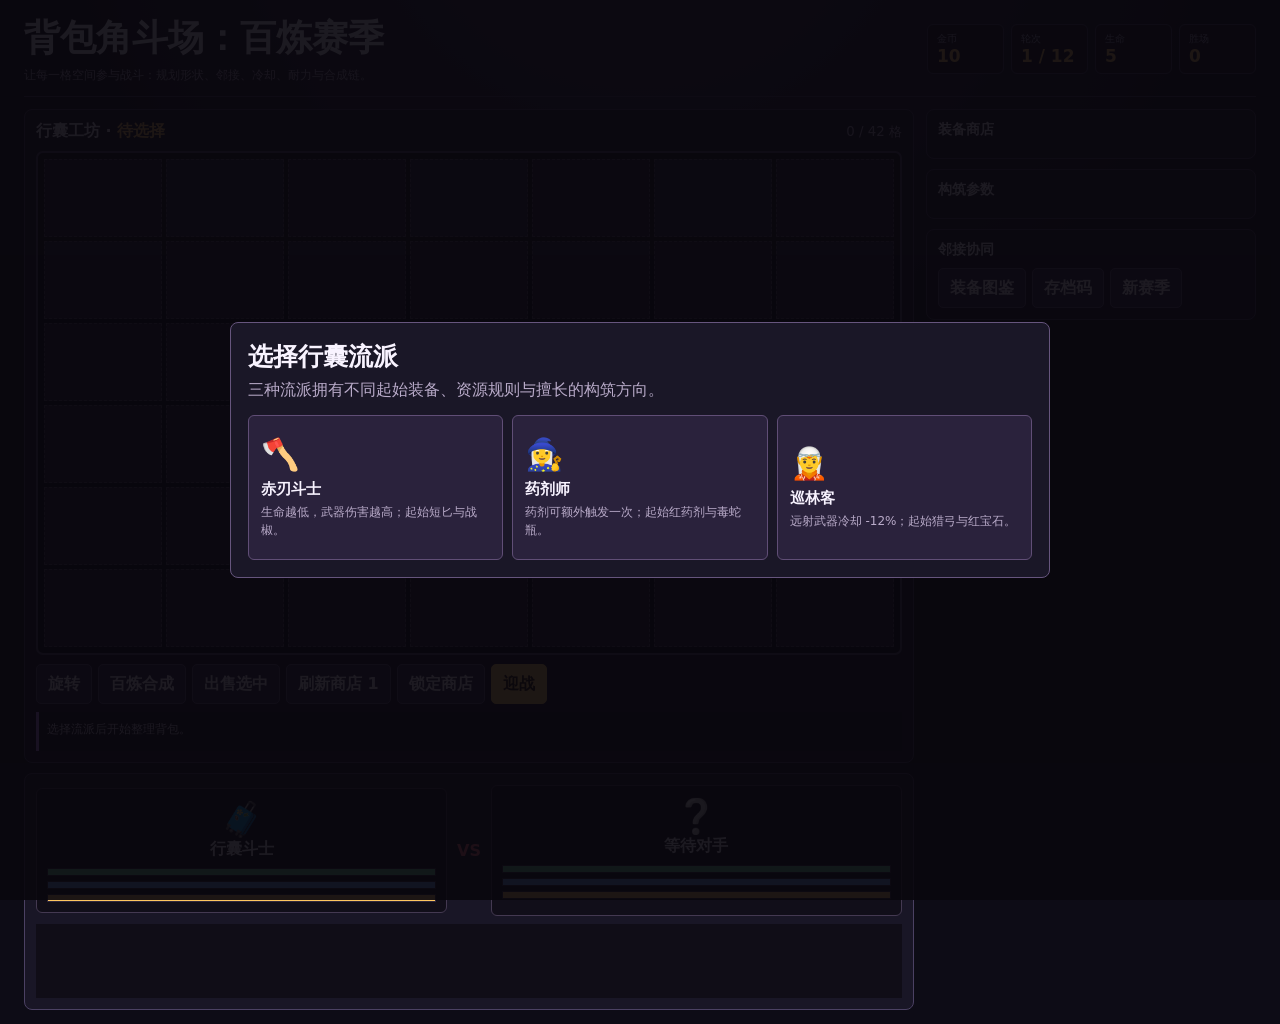
<file: assets/minigames/backpack-arena.html>
<!doctype html><html lang="zh-CN"><head><meta charset="utf-8"><meta name="viewport" content="width=device-width,initial-scale=1,maximum-scale=1,user-scalable=no"><title>背包角斗场：百炼赛季</title>
<style>
:root{color-scheme:dark;--bg:#0d0c16;--panel:#1a1727;--panel2:#272039;--line:#4b4163;--text:#f8f3ff;--muted:#b9abc9;--gold:#ffc760;--green:#6bdd9b;--red:#ff6d7f;--blue:#72a7ff;--purple:#bb83ff}*{box-sizing:border-box}html,body{margin:0;min-height:100%;background:radial-gradient(circle at 50% -15%,#3d2d50,#0d0c16 48%);color:var(--text);font-family:Inter,"Microsoft YaHei",system-ui,sans-serif;letter-spacing:0}button{font:inherit;color:inherit}.app{width:min(1260px,100%);margin:auto;padding:14px}.top{display:flex;align-items:center;justify-content:space-between;gap:12px;padding-bottom:12px;border-bottom:1px solid var(--line)}h1{font-size:clamp(24px,3.5vw,36px);margin:0}.subtitle{color:var(--muted);font-size:12px;margin-top:4px}.stats{display:flex;gap:7px;flex-wrap:wrap;justify-content:flex-end}.stat{min-width:77px;background:#13101d;border:1px solid var(--line);border-radius:6px;padding:7px 9px}.stat small{display:block;color:var(--muted);font-size:10px}.stat b{font-size:17px;color:var(--gold)}.layout{display:grid;grid-template-columns:minmax(0,1fr) 330px;gap:12px;margin-top:12px}.panel{background:rgba(26,23,39,.97);border:1px solid var(--line);border-radius:8px}.workbench{padding:11px}.round-head{display:flex;justify-content:space-between;gap:8px;align-items:center;margin-bottom:9px}.round-head b span{color:var(--gold)}.round-head small{color:var(--muted)}.grid{display:grid;grid-template-columns:repeat(7,1fr);gap:4px;background:#09080f;border:2px solid #5a4b70;border-radius:7px;padding:6px;min-height:500px}.cell{position:relative;min-width:0;min-height:78px;background:#251e34;border:1px dashed #554766;cursor:pointer}.cell:nth-child(2n){background:#2a2239}.cell.hover{box-shadow:inset 0 0 0 2px var(--green)}.cell.bad{box-shadow:inset 0 0 0 2px var(--red)}.gear{position:absolute;inset:3px;z-index:2;border:1px solid #75608d;background:linear-gradient(145deg,#46345b,#2b223c);border-radius:5px;display:flex;flex-direction:column;align-items:center;justify-content:center;text-align:center;cursor:pointer;overflow:hidden}.gear.weapon{border-color:#bc6571}.gear.armor{border-color:#6594c4}.gear.potion{border-color:#7f69c6}.gear.food{border-color:#9a804b}.gear.gem{border-color:#6ec4ae}.gear.selected{outline:3px solid var(--gold);z-index:4}.gear.trigger{animation:pulse .3s}.gear .icon{font-size:26px}.gear b{font-size:9px;line-height:1.1}.gear em{position:absolute;right:3px;top:1px;color:var(--gold);font-size:9px;font-style:normal}.gear .cool{position:absolute;left:0;right:0;bottom:0;height:4px;background:#07060b}.gear .cool i{height:100%;display:block;background:var(--gold)}@keyframes pulse{50%{transform:scale(1.08);filter:brightness(1.7)}}.actions{display:flex;flex-wrap:wrap;gap:6px;margin-top:9px}.btn{border:1px solid #65557d;background:#382d4d;border-radius:5px;min-height:40px;padding:8px 11px;font-weight:800;cursor:pointer}.btn:hover{filter:brightness(1.14)}.btn:disabled{opacity:.4;cursor:not-allowed}.btn.primary{background:var(--gold);color:#2a1b00;border-color:var(--gold)}.btn.danger{background:#713443;border-color:#a84d5e}.hint{margin-top:8px;background:#100e19;border-left:3px solid var(--purple);padding:8px;color:#d9cee6;font-size:12px;line-height:1.5;min-height:39px}.side{display:flex;flex-direction:column;gap:10px}.section{padding:11px}.section h2{font-size:14px;margin:0 0 8px}.shop{display:grid;grid-template-columns:repeat(2,1fr);gap:6px}.offer{position:relative;min-width:0;min-height:102px;text-align:left;background:#2b2340;border:1px solid #5f4c78;border-radius:6px;padding:8px;cursor:pointer}.offer:hover,.offer.active{border-color:var(--gold);filter:brightness(1.08)}.offer .icon{font-size:25px}.offer b{display:block;font-size:11px}.offer small{display:block;color:var(--muted);font-size:9px;line-height:1.35}.offer .price{position:absolute;right:5px;top:4px;color:var(--gold);font-weight:900}.build-row,.trait{display:flex;justify-content:space-between;border-bottom:1px solid #3b324d;padding:6px 0;font-size:12px}.build-row:last-child,.trait:last-child{border:0}.build-row strong{color:var(--green)}.battle{padding:11px;margin-top:10px}.fighters{display:grid;grid-template-columns:1fr auto 1fr;align-items:center;gap:10px}.fighter{background:#110e19;border:1px solid #443951;padding:10px;border-radius:6px;text-align:center}.avatar{font-size:34px}.fighter b{display:block}.bars{display:grid;gap:5px;margin-top:8px}.bar{height:8px;background:#08070c;border:1px solid #30283d;overflow:hidden}.bar i{display:block;height:100%;background:var(--green);transition:width .2s}.bar.shield i{background:var(--blue)}.bar.stamina i{background:var(--gold)}.vs{font-weight:900;color:var(--red)}.feed{height:74px;overflow:auto;margin-top:8px;background:#100d17;padding:7px;font-size:11px;color:#d2c5df}.feed div{border-left:2px solid #554366;padding-left:6px;margin-bottom:3px}.enemy-items{display:flex;gap:4px;justify-content:center;margin-top:6px}.enemy-items span{background:#2d2032;border:1px solid #5e3b53;padding:5px}.overlay{position:fixed;inset:0;background:#09070eea;z-index:20;display:flex;align-items:center;justify-content:center;padding:14px}.overlay.hidden{display:none}.modal{width:min(820px,100%);max-height:92vh;overflow:auto;background:#1a1727;border:1px solid #66557d;border-radius:8px;padding:17px}.modal h2{font-size:25px;margin:0 0 5px}.modal>p{color:var(--muted);margin:0 0 13px;line-height:1.55}.choices{display:grid;grid-template-columns:repeat(3,1fr);gap:9px}.choice{text-align:left;min-height:145px;background:#2a223c;border:1px solid #604e76;border-radius:6px;padding:12px;cursor:pointer}.choice:hover{border-color:var(--gold);transform:translateY(-2px)}.choice .big{font-size:31px}.choice h3{font-size:15px;margin:7px 0 4px}.choice p{color:var(--muted);font-size:12px;line-height:1.5;margin:0}.savebox{width:100%;height:130px;resize:vertical;background:#0c0911;border:1px solid #5d4b70;color:#fff;padding:9px}.codex{display:grid;grid-template-columns:repeat(4,1fr);gap:6px}.codex>div{background:#110e19;border:1px solid #41364f;padding:7px;min-height:85px}.codex b{display:block;font-size:11px}.codex small{font-size:9px;color:var(--muted)}@media(max-width:880px){.layout{grid-template-columns:1fr}.side{display:grid;grid-template-columns:1fr 1fr}.side .panel:last-child{grid-column:1/-1}.grid{min-height:450px}.cell{min-height:70px}}@media(max-width:580px){.app{padding:8px}.top{flex-direction:column;align-items:flex-start}.stats{justify-content:flex-start}.stat{min-width:70px;padding:6px}.layout{margin-top:8px}.workbench{padding:7px}.grid{gap:2px;padding:4px;min-height:355px}.cell{min-height:55px}.gear .icon{font-size:20px}.gear b{font-size:7px}.side{display:flex}.shop{grid-template-columns:repeat(2,1fr)}.fighters{gap:5px}.fighter{padding:7px}.avatar{font-size:28px}.choices{grid-template-columns:1fr}.choice{min-height:110px}.codex{grid-template-columns:repeat(2,1fr)}.actions{display:grid;grid-template-columns:repeat(3,1fr)}.actions .btn{padding:7px 4px}.round-head{font-size:12px}}
</style></head><body>
<main class="app"><header class="top"><div><h1>背包角斗场：百炼赛季</h1><div class="subtitle">让每一格空间参与战斗：规划形状、邻接、冷却、耐力与合成链。</div></div><div class="stats"><div class="stat"><small>金币</small><b id="gold">10</b></div><div class="stat"><small>轮次</small><b id="round">1 / 12</b></div><div class="stat"><small>生命</small><b id="lives">5</b></div><div class="stat"><small>胜场</small><b id="wins">0</b></div></div></header>
<section class="layout"><div><section class="panel workbench"><div class="round-head"><b>行囊工坊 · <span id="className">待选择</span></b><small id="spaceText">0 / 42 格</small></div><div class="grid" id="grid"></div><div class="actions"><button class="btn" id="rotateBtn">旋转</button><button class="btn" id="forgeBtn">百炼合成</button><button class="btn" id="sellBtn">出售选中</button><button class="btn" id="rerollBtn">刷新商店 1</button><button class="btn" id="lockBtn">锁定商店</button><button class="btn primary" id="fightBtn">迎战</button></div><div class="hint" id="hint">选择流派后开始整理背包。</div></section>
<section class="panel battle"><div class="fighters"><div class="fighter"><span class="avatar" id="playerAvatar">🧳</span><b id="playerName">行囊斗士</b><div class="bars"><span class="bar"><i id="playerHp"></i></span><span class="bar shield"><i id="playerShield"></i></span><span class="bar stamina"><i id="playerStamina"></i></span></div></div><span class="vs">VS</span><div class="fighter"><span class="avatar" id="enemyAvatar">❔</span><b id="enemyName">等待对手</b><div class="bars"><span class="bar"><i id="enemyHp"></i></span><span class="bar shield"><i id="enemyShield"></i></span><span class="bar stamina"><i id="enemyStamina"></i></span></div><div class="enemy-items" id="enemyItems"></div></div></div><div class="feed" id="feed"></div></section></div>
<aside class="side"><section class="panel section"><h2>装备商店</h2><div class="shop" id="shop"></div></section><section class="panel section"><h2>构筑参数</h2><div id="buildStats"></div></section><section class="panel section"><h2>邻接协同</h2><div id="traits"></div><div class="actions"><button class="btn" id="codexBtn">装备图鉴</button><button class="btn" id="saveBtn">存档码</button><button class="btn" id="newBtn">新赛季</button></div></section></aside></section></main>
<div class="overlay" id="classOverlay"><section class="modal"><h2>选择行囊流派</h2><p>三种流派拥有不同起始装备、资源规则与擅长的构筑方向。</p><div class="choices" id="classChoices"></div></section></div>
<div class="overlay hidden" id="choiceOverlay"><section class="modal"><h2 id="choiceTitle">选择专精</h2><p id="choiceHelp">专精在本赛季永久生效。</p><div class="choices" id="choices"></div></section></div>
<div class="overlay hidden" id="infoOverlay"><section class="modal"><h2 id="infoTitle">装备图鉴</h2><div id="infoBody"></div><div class="actions"><button class="btn primary" id="closeInfoBtn">返回工坊</button></div></section></div>
<script>
(()=>{"use strict";const $=id=>document.getElementById(id),SAVE='backpackArenaV3',COLS=7,ROWS=6;
const ITEMS={
 dagger:{n:'短匕',i:'🗡️',r:'common',type:'weapon',cost:2,shape:[[0,0],[1,0]],d:'1.7秒造成 7 伤害',dmg:7,cd:1.7,stam:2,t:['利刃']},buckler:{n:'圆盾',i:'🛡️',r:'common',type:'armor',cost:2,shape:[[0,0],[0,1]],d:'战斗开始获得 14 护盾',armor:14,t:['壁垒']},herb:{n:'疗愈草',i:'🌿',r:'common',type:'potion',cost:2,shape:[[0,0]],d:'生命低于50%时恢复 10',heal:10,t:['炼金']},bread:{n:'麦香包',i:'🥖',r:'common',type:'food',cost:2,shape:[[0,0],[1,0]],d:'最大生命 +8，耐力恢复 +8%',hp:8,regen:.08,t:['补给']},stone:{n:'磨刀石',i:'🪨',r:'common',type:'gem',cost:2,shape:[[0,0]],d:'相邻武器伤害 +2',adj:'weapon',bonus:2,t:['工艺']},
 sword:{n:'长剑',i:'⚔️',r:'uncommon',type:'weapon',cost:4,shape:[[0,0],[1,0],[2,0]],d:'2.5秒造成 14 伤害',dmg:14,cd:2.5,stam:3,t:['利刃']},bow:{n:'猎弓',i:'🏹',r:'uncommon',type:'weapon',cost:4,shape:[[0,0],[0,1],[0,2]],d:'1.9秒造成 10 伤害，受宝石强化',dmg:10,cd:1.9,stam:2.5,t:['远射']},mail:{n:'锁子甲',i:'🥋',r:'uncommon',type:'armor',cost:4,shape:[[0,0],[1,0],[0,1],[1,1]],d:'生命 +18，开始获得 10 护盾',hp:18,armor:10,t:['壁垒']},potion:{n:'红药剂',i:'🧪',r:'uncommon',type:'potion',cost:4,shape:[[0,0],[0,1]],d:'生命低于45%时恢复 22',heal:22,t:['炼金']},cheese:{n:'陈年奶酪',i:'🧀',r:'uncommon',type:'food',cost:4,shape:[[0,0]],d:'每5秒恢复 3 生命',tickHeal:3,t:['补给']},ruby:{n:'红宝石',i:'🔴',r:'uncommon',type:'gem',cost:4,shape:[[0,0]],d:'相邻武器伤害 +4',adj:'weapon',bonus:4,t:['工艺']},thorn:{n:'荆棘环',i:'🌵',r:'uncommon',type:'armor',cost:4,shape:[[0,0],[1,0],[1,1]],d:'开始获得 8 护盾；受击反伤 2',armor:8,reflect:2,t:['自然','壁垒']},
 greatsword:{n:'百炼巨剑',i:'🗡️',r:'rare',type:'weapon',cost:7,shape:[[0,0],[1,0],[2,0],[2,1]],d:'3.8秒造成 28 伤害',dmg:28,cd:3.8,stam:5,t:['利刃','工艺']},crossbow:{n:'星弩',i:'🏹',r:'rare',type:'weapon',cost:7,shape:[[0,0],[0,1],[1,1]],d:'2.2秒造成 18 伤害，暴击率20%',dmg:18,cd:2.2,stam:3,crit:.2,t:['远射','工艺']},tower:{n:'塔盾',i:'🛡️',r:'rare',type:'armor',cost:7,shape:[[0,0],[0,1],[0,2],[1,2]],d:'开始获得 35 护盾',armor:35,t:['壁垒']},elixir:{n:'月华灵药',i:'⚗️',r:'rare',type:'potion',cost:7,shape:[[0,0],[1,0]],d:'恢复 28 并使武器加速15%',heal:28,haste:.15,t:['炼金']},pepper:{n:'战椒',i:'🌶️',r:'rare',type:'food',cost:6,shape:[[0,0]],d:'武器伤害 +10%，最大耐力 +2',damagePct:.1,stamina:2,t:['补给']},sapphire:{n:'蓝宝石',i:'🔵',r:'rare',type:'gem',cost:6,shape:[[0,0]],d:'相邻物品冷却 -12%',adj:'all',speed:.12,t:['工艺']},poison:{n:'毒蛇瓶',i:'🐍',r:'rare',type:'potion',cost:7,shape:[[0,0],[0,1]],d:'战斗开始使敌人中毒，每2秒3伤害',poison:3,t:['炼金']},
 sunblade:{n:'日冕圣刃',i:'🌞',r:'epic',type:'weapon',cost:11,shape:[[0,0],[1,0],[2,0],[1,1]],d:'2.8秒造成 24；每次攻击恢复3生命',dmg:24,cd:2.8,stam:4,lifesteal:3,t:['利刃','光辉']},moonbow:{n:'月蚀长弓',i:'🌙',r:'epic',type:'weapon',cost:11,shape:[[0,0],[0,1],[0,2],[1,1]],d:'1.6秒造成14；每四击造成双倍',dmg:14,cd:1.6,stam:2.5,burst:4,t:['远射','光辉']},dragon:{n:'龙鳞甲',i:'🐉',r:'epic',type:'armor',cost:11,shape:[[0,0],[1,0],[0,1],[1,1],[0,2]],d:'生命 +30，护盾 24，减伤8%',hp:30,armor:24,resist:.08,t:['壁垒','自然']},prism:{n:'万象棱晶',i:'💠',r:'epic',type:'gem',cost:10,shape:[[0,0],[1,0]],d:'所有相邻物品效果 +18%',adj:'all',amp:.18,t:['工艺','光辉']}
};
const RECIPES=[['dagger','dagger','sword'],['sword','stone','greatsword'],['bow','ruby','crossbow'],['buckler','buckler','tower'],['herb','potion','elixir'],['greatsword','ruby','sunblade'],['crossbow','sapphire','moonbow'],['mail','thorn','dragon']];
const CLASSES={berserker:{n:'赤刃斗士',i:'🪓',d:'生命越低，武器伤害越高；起始短匕与战椒。',start:['dagger','pepper']},alchemist:{n:'药剂师',i:'🧙‍♀️',d:'药剂可额外触发一次；起始红药剂与毒蛇瓶。',start:['potion','poison']},ranger:{n:'巡林客',i:'🧝',d:'远射武器冷却 -12%；起始猎弓与红宝石。',start:['bow','ruby']}};
const PERKS={expand:{n:'异次元夹层',i:'🧳',d:'最大生命 +15，所有物品效果 +5%。'},economy:{n:'旧货行家',i:'🪙',d:'每次胜利额外获得 2 金币。'},tempo:{n:'快手整理',i:'⚡',d:'所有武器冷却 -10%。'},brew:{n:'随身坩埚',i:'⚗️',d:'药剂治疗 +30%。'},guard:{n:'层叠护具',i:'🛡️',d:'每件护甲额外提供 4 护盾。'},craft:{n:'大师磨具',i:'🔨',d:'宝石邻接加成 +30%。'},last:{n:'绝境反击',i:'🔥',d:'生命低于35%时伤害 +25%。'},stamina:{n:'轻量扣带',i:'🪶',d:'最大耐力 +4，恢复速度 +12%。'}};
const ENEMIES=[{n:'铁锅佣兵',i:'🧑‍🍳',style:'壁垒',gear:['mail','buckler','sword']},{n:'暮林猎手',i:'🦊',style:'远射',gear:['bow','ruby','cheese']},{n:'毒沼巫师',i:'🧙',style:'炼金',gear:['poison','potion','herb']},{n:'赤角狂徒',i:'👹',style:'利刃',gear:['dagger','sword','pepper']},{n:'王城卫士',i:'🦁',style:'反击',gear:['tower','thorn','sword']},{n:'月弓冠军',i:'🌙',style:'爆发',gear:['crossbow','sapphire','elixir']}];
let q=null,profile={wins:0,best:0,glory:0,seen:[]},selectedOffer=null,selectedItem=null,rotation=0,battleTimer=null,runtime=null;
const uid=()=>Math.random().toString(36).slice(2),shape=(id,rot=0)=>{const raw=ITEMS[id].shape.map(([x,y])=>rot%2?[y,-x]:[x,y]),minX=Math.min(...raw.map(x=>x[0])),minY=Math.min(...raw.map(x=>x[1]));return raw.map(([x,y])=>[x-minX,y-minY])};
function fresh(cls){return{v:3,cls,gold:12,round:1,lives:5,wins:0,losses:0,items:[],shop:[],locked:false,perks:[],log:[],gameOver:false,champion:false}}
function save(){localStorage.setItem(SAVE,JSON.stringify({q,profile}))}function load(){try{const x=JSON.parse(localStorage.getItem(SAVE));if(x?.profile)profile={...profile,...x.profile};if(x?.q?.v===3)q=x.q}catch{}}
function checksum(s){let h=0;for(let i=0;i<s.length;i++)h=(Math.imul(h,31)+s.charCodeAt(i))>>>0;return h.toString(36)}function exportCode(){const b=btoa(unescape(encodeURIComponent(JSON.stringify({v:3,q,profile}))));return`BA3-${b}-${checksum(b)}`}function importCode(x){const m=x.trim().match(/^BA3-(.+)-([a-z0-9]+)$/i);if(!m||checksum(m[1])!==m[2])throw Error('存档码校验失败');const d=JSON.parse(decodeURIComponent(escape(atob(m[1]))));if(d.v!==3)throw Error('版本不兼容');q=d.q;profile=d.profile;save();draw()}
function cellsFor(id,start,rot=0){const r=Math.floor(start/COLS),c=start%COLS;return shape(id,rot).map(([x,y])=>(r+y)*COLS+c+x)}function fits(id,start,rot=0,ignore=null){const raw=shape(id,rot),r=Math.floor(start/COLS),c=start%COLS;if(raw.some(([x,y])=>r+y<0||r+y>=ROWS||c+x<0||c+x>=COLS))return false;const cells=cellsFor(id,start,rot);return !q.items.some(it=>it.uid!==ignore&&it.cells.some(x=>cells.includes(x)))}
function place(start){if(selectedOffer!=null){const id=q.shop[selectedOffer];if(!id||!fits(id,start,rotation))return hint('这里放不下，旋转或腾出空间后再试');const d=ITEMS[id];if(q.gold<d.cost)return hint('金币不足');q.gold-=d.cost;q.items.push({uid:uid(),id,rot:rotation,cells:cellsFor(id,start,rotation),level:1});q.shop[selectedOffer]=null;discover(id);selectedOffer=null;rotation=0;hint(`购入 ${d.n}`);draw();return}if(selectedItem){const it=q.items.find(x=>x.uid===selectedItem);if(it&&fits(it.id,start,it.rot,it.uid)){it.cells=cellsFor(it.id,start,it.rot);selectedItem=null;hint(`移动 ${ITEMS[it.id].n}`);draw()}}}
function discover(id){profile.seen.push(id);profile.seen=[...new Set(profile.seen)]}function hint(s){$('hint').textContent=s;if(q){q.log.unshift(s);q.log=q.log.slice(0,12)}save()}
function rarityRoll(){const x=Math.random(),max=q.round;return x<Math.min(.08,max*.005)?'epic':x<Math.min(.3,.12+max*.012)?'rare':x<.65?'uncommon':'common'}function makeOffer(){const r=rarityRoll(),pool=Object.keys(ITEMS).filter(id=>ITEMS[id].r===r);return pool[Math.floor(Math.random()*pool.length)]}function roll(free=false){if(!free){if(q.gold<1)return hint('金币不足');q.gold--}q.shop=Array.from({length:4},makeOffer);selectedOffer=null;draw()}
function adjacency(){const map={};q.items.forEach(a=>{map[a.uid]=[];q.items.forEach(b=>{if(a===b)return;const near=a.cells.some(x=>{const r=Math.floor(x/COLS),c=x%COLS;return b.cells.some(y=>{const rr=Math.floor(y/COLS),cc=y%COLS;return Math.abs(r-rr)+Math.abs(c-cc)===1})});if(near)map[a.uid].push(b)})});return map}
function buildStats(){const adj=adjacency(),s={hp:55,shield:0,stamina:10,regen:3,weapons:[],reflect:0,resist:0,poison:0,tickHeal:0,heals:[],damagePct:0,speed:0,amp:q.perks.includes('expand')?.05:0};q.items.forEach(it=>{const d=ITEMS[it.id],mult=1+(it.level-1)*.35+(s.amp||0);s.hp+=(d.hp||0)*mult;s.shield+=(d.armor||0)*mult;s.stamina+=(d.stamina||0);s.regen+=(d.regen||0)*3;s.reflect+=(d.reflect||0);s.resist=Math.max(s.resist,d.resist||0);s.poison+=d.poison||0;s.tickHeal+=(d.tickHeal||0);s.damagePct+=d.damagePct||0;s.speed+=d.haste||0;if(d.heal)s.heals.push({value:d.heal*mult,used:0,haste:d.haste||0});if(d.type==='weapon'){let damage=d.dmg*mult,cd=d.cd;adj[it.uid].forEach(n=>{const x=ITEMS[n.id];if(x.adj==='weapon'||x.adj==='all'){const perk=q.perks.includes('craft')?1.3:1;damage+=(x.bonus||0)*perk;cd*=1-(x.speed||0)*perk;damage*=1+(x.amp||0)}});s.weapons.push({uid:it.uid,id:it.id,damage,cd,stam:d.stam,crit:d.crit||0,lifesteal:d.lifesteal||0,burst:d.burst||0,count:0,t:0})}});if(q.cls==='ranger')s.weapons.filter(w=>ITEMS[w.id].t.includes('远射')).forEach(w=>w.cd*=.88);if(q.perks.includes('tempo'))s.weapons.forEach(w=>w.cd*=.9);if(q.perks.includes('guard'))s.shield+=q.items.filter(x=>ITEMS[x.id].type==='armor').length*4;if(q.perks.includes('brew'))s.heals.forEach(x=>x.value*=1.3);if(q.perks.includes('stamina')){s.stamina+=4;s.regen+=.36}s.damagePct+=q.perks.includes('last')?0:0;return s}
function enemyStats(){const e=ENEMIES[(q.round-1)%ENEMIES.length],scale=1+(q.round-1)*.105,s={...e,hp:Math.round((48+q.round*5)*scale),shield:Math.round((q.round%3)*7+q.round*1.4),stamina:10,regen:3,weapons:[],reflect:e.style==='反击'?3:0,resist:e.style==='壁垒'?.1:0,poison:e.style==='炼金'?2:0,tickHeal:0,heals:e.style==='炼金'?[{value:15+q.round,used:0}]:[],damagePct:0,speed:0};e.gear.slice(0,2+Math.floor(q.round/5)).forEach(id=>{const d=ITEMS[id];if(d.dmg)s.weapons.push({uid:uid(),id,damage:d.dmg*scale,cd:d.cd,stam:d.stam,crit:d.crit||0,lifesteal:0,burst:d.burst||0,count:0,t:0});s.shield+=(d.armor||0);s.hp+=(d.hp||0)});if(!s.weapons.length)s.weapons.push({uid:uid(),id:'dagger',damage:7*scale,cd:1.8,stam:2,crit:0,count:0,t:0});return s}
function forge(){for(const[a,b,out]of RECIPES){const x=q.items.find(it=>it.id===a),y=q.items.find(it=>it!==x&&it.id===b);if(x&&y){x.id=out;x.level=1;const newShape=shape(out,x.rot);const start=x.cells[0];q.items=q.items.filter(it=>it!==y);if(fits(out,start,x.rot,x.uid))x.cells=cellsFor(out,start,x.rot);else{x.id=a;q.items.push(y);continue}discover(out);selectedItem=null;hint(`百炼成功：${ITEMS[out].n}`);draw();return}}const pair=q.items.find(x=>q.items.some(y=>y!==x&&y.id===x.id&&y.level===x.level));if(pair){const y=q.items.find(z=>z!==pair&&z.id===pair.id&&z.level===pair.level);pair.level++;q.items=q.items.filter(z=>z!==y);hint(`${ITEMS[pair.id].n} 强化到 +${pair.level}`);draw();return}hint('没有可用配方：尝试两件同名装备，或利刃+磨刀石等组合')}
function startBattle(){if(battleTimer||q.gameOver||q.champion)return;if(!q.items.some(x=>ITEMS[x.id].type==='weapon'))return hint('至少装备一件武器');selectedItem=null;const p=buildStats(),e=enemyStats();runtime={time:0,p:{...p,max:p.hp,cur:p.hp,shieldCur:p.shield,stamCur:p.stamina},e:{...e,max:e.hp,cur:e.hp,shieldCur:e.shield,stamCur:e.stamina},feed:[]};$('fightBtn').disabled=true;drawBattle();battleTimer=setInterval(stepBattle,250)}
function damage(from,to,amount,label){let dmg=amount*(1-(to.resist||0));if(from===runtime.p&&q.cls==='berserker')dmg*=1+(1-from.cur/from.max)*.5;if(from===runtime.p&&q.perks.includes('last')&&from.cur/from.max<.35)dmg*=1.25;dmg*=1+from.damagePct;dmg=Math.round(dmg);const blocked=Math.min(to.shieldCur,dmg);to.shieldCur-=blocked;to.cur-=dmg-blocked;if(to.reflect&&dmg>0)from.cur-=to.reflect;runtime.feed.unshift(`${label}造成 ${dmg} 伤害${blocked?`（格挡${blocked}）`:''}`);runtime.feed=runtime.feed.slice(0,12)}
function act(side,other){side.stamCur=Math.min(side.stamina,side.stamCur+side.regen*.25);for(const w of side.weapons){w.t+=.25*(1+side.speed);if(w.t>=w.cd&&side.stamCur>=w.stam){w.t=0;side.stamCur-=w.stam;w.count++;let dmg=w.damage*(Math.random()<w.crit?1.75:1);if(w.burst&&w.count%w.burst===0)dmg*=2;damage(side,other,dmg,ITEMS[w.id].n);if(w.lifesteal)side.cur=Math.min(side.max,side.cur+w.lifesteal);flash(w.uid)}}for(const pot of side.heals){if(!pot.used&&side.cur/side.max<.48){pot.used=1;side.cur=Math.min(side.max,side.cur+pot.value);side.speed+=pot.haste||0;runtime.feed.unshift(`药剂恢复 ${Math.round(pot.value)} 生命`);if(side===runtime.p&&q.cls==='alchemist'){side.cur=Math.min(side.max,side.cur+pot.value*.55);runtime.feed.unshift('药剂师复触恢复')}}}}
function stepBattle(){runtime.time+=.25;act(runtime.p,runtime.e);act(runtime.e,runtime.p);if(Math.floor(runtime.time*4)%8===0){if(runtime.p.poison)damage(runtime.p,runtime.e,runtime.p.poison,'毒素');if(runtime.e.poison)damage(runtime.e,runtime.p,runtime.e.poison,'毒素');runtime.p.cur=Math.min(runtime.p.max,runtime.p.cur+runtime.p.tickHeal);runtime.e.cur=Math.min(runtime.e.max,runtime.e.cur+runtime.e.tickHeal)}drawBattle();if(runtime.p.cur<=0||runtime.e.cur<=0||runtime.time>=35)finishBattle(runtime.e.cur<=0||(runtime.time>=35&&runtime.p.cur>runtime.e.cur))}
function flash(uid){const el=document.querySelector(`[data-uid="${uid}"]`);if(el){el.classList.add('trigger');setTimeout(()=>el.classList.remove('trigger'),300)}}
function finishBattle(win){clearInterval(battleTimer);battleTimer=null;if(win){q.wins++;q.gold+=6+(q.perks.includes('economy')?2:0)+Math.floor(q.round/4);hint(`胜利！获得 ${6+(q.perks.includes('economy')?2:0)+Math.floor(q.round/4)} 金币`)}else{q.losses++;q.lives--;q.gold+=3;hint('败北，获得 3 金币整备补给')}q.round++;profile.best=Math.max(profile.best,q.round);if(q.wins>=10||q.round>12){q.champion=true;profile.wins++;profile.glory+=60;showResult(true)}else if(q.lives<=0){q.gameOver=true;profile.glory+=q.wins*4;showResult(false)}else{if(!q.locked)roll(true);if(q.round===5||q.round===9)showPerk();draw()}save()}
function showPerk(){const ids=Object.keys(PERKS).filter(x=>!q.perks.includes(x)).sort(()=>Math.random()-.5).slice(0,3);$('choiceTitle').textContent='选择行囊专精';$('choiceHelp').textContent='专精会永久改变本赛季的装备效率。';$('choices').innerHTML=ids.map(id=>`<button class="choice" data-perk="${id}"><span class="big">${PERKS[id].i}</span><h3>${PERKS[id].n}</h3><p>${PERKS[id].d}</p></button>`).join('');$('choiceOverlay').classList.remove('hidden');document.querySelectorAll('[data-perk]').forEach(b=>b.onclick=()=>{q.perks.push(b.dataset.perk);$('choiceOverlay').classList.add('hidden');hint(`获得专精：${PERKS[b.dataset.perk].n}`);draw()})}
function renderGear(it,origin){const d=ITEMS[it.id],el=document.createElement('div');el.className=`gear ${d.type} ${selectedItem===it.uid?'selected':''}`;el.dataset.uid=it.uid;el.innerHTML=`<em>${it.level>1?'+'+it.level:''}</em><span class="icon">${d.i}</span><b>${d.n}</b>`;el.onclick=e=>{e.stopPropagation();selectedOffer=null;selectedItem=selectedItem===it.uid?null:it.uid;rotation=it.rot;draw()};return el}
function draw(){if(!q)return;$('gold').textContent=q.gold;$('round').textContent=`${Math.min(q.round,12)} / 12`;$('lives').textContent='♥'.repeat(Math.max(0,q.lives));$('wins').textContent=q.wins;$('className').textContent=CLASSES[q.cls].n;$('playerAvatar').textContent=CLASSES[q.cls].i;$('spaceText').textContent=`${new Set(q.items.flatMap(x=>x.cells)).size} / ${ROWS*COLS} 格`;const grid=$('grid');grid.innerHTML='';for(let i=0;i<ROWS*COLS;i++){const c=document.createElement('div');c.className='cell';c.onclick=()=>place(i);grid.append(c)}q.items.forEach(it=>{const first=Math.min(...it.cells);grid.children[first]?.append(renderGear(it,first));it.cells.filter(x=>x!==first).forEach(x=>{if(grid.children[x])grid.children[x].style.background='#342844'})});$('shop').innerHTML=q.shop.map((id,i)=>id?`<button class="offer ${selectedOffer===i?'active':''}" data-offer="${i}"><span class="price">${ITEMS[id].cost}</span><span class="icon">${ITEMS[id].i}</span><b>${ITEMS[id].n}</b><small>${ITEMS[id].d}<br>${ITEMS[id].shape.length} 格 · ${ITEMS[id].t.join('/')}</small></button>`:'<button class="offer" disabled>已售出</button>').join('');document.querySelectorAll('[data-offer]').forEach(b=>b.onclick=()=>{selectedOffer=+b.dataset.offer;selectedItem=null;rotation=0;hint(`选择 ${ITEMS[q.shop[selectedOffer]].n}，点击背包空格放置`);draw()});const s=buildStats();$('buildStats').innerHTML=[['最大生命',Math.round(s.hp)],['起始护盾',Math.round(s.shield)],['武器数量',s.weapons.length],['秒均伤害',s.weapons.reduce((a,w)=>a+w.damage/w.cd,0).toFixed(1)],['耐力 / 恢复',`${s.stamina.toFixed(1)} / ${s.regen.toFixed(1)}`]].map(x=>`<div class="build-row"><span>${x[0]}</span><strong>${x[1]}</strong></div>`).join('');const tags={};q.items.forEach(it=>ITEMS[it.id].t.forEach(t=>tags[t]=(tags[t]||0)+1));$('traits').innerHTML=Object.entries(tags).sort((a,b)=>b[1]-a[1]).map(([t,n])=>`<div class="trait"><span>${t}</span><strong>${n} 件</strong></div>`).join('')||'<small style="color:var(--muted)">购入装备后显示协同。</small>';$('lockBtn').classList.toggle('primary',q.locked);$('fightBtn').disabled=q.gameOver||q.champion;$('enemyName').textContent=ENEMIES[(q.round-1)%ENEMIES.length].n;$('enemyAvatar').textContent=ENEMIES[(q.round-1)%ENEMIES.length].i;$('enemyItems').innerHTML=ENEMIES[(q.round-1)%ENEMIES.length].gear.slice(0,2+Math.floor(q.round/5)).map(id=>`<span>${ITEMS[id].i}</span>`).join('');if(!battleTimer){['playerHp','playerShield','playerStamina','enemyHp','enemyShield','enemyStamina'].forEach(id=>$(id).style.width='100%');$('feed').innerHTML=q.log.slice(0,8).map(x=>`<div>${x}</div>`).join('')}save()}
function drawBattle(){const p=runtime.p,e=runtime.e;$('playerHp').style.width=Math.max(0,p.cur/p.max*100)+'%';$('playerShield').style.width=Math.min(100,p.shieldCur/Math.max(1,p.shield)*100)+'%';$('playerStamina').style.width=p.stamCur/p.stamina*100+'%';$('enemyHp').style.width=Math.max(0,e.cur/e.max*100)+'%';$('enemyShield').style.width=Math.min(100,e.shieldCur/Math.max(1,e.shield)*100)+'%';$('enemyStamina').style.width=e.stamCur/e.stamina*100+'%';$('feed').innerHTML=runtime.feed.map(x=>`<div>${x}</div>`).join('')}
function startClass(id){q=fresh(id);$('classOverlay').classList.add('hidden');for(const itemId of CLASSES[id].start){let placed=false;for(let i=0;i<ROWS*COLS&&!placed;i++)if(fits(itemId,i,0)){q.items.push({uid:uid(),id:itemId,rot:0,cells:cellsFor(itemId,i,0),level:1});discover(itemId);placed=true}}roll(true);hint(`${CLASSES[id].n}进入百炼赛季`);draw()}
function classScreen(){$('classChoices').innerHTML=Object.entries(CLASSES).map(([id,c])=>`<button class="choice" data-class="${id}"><span class="big">${c.i}</span><h3>${c.n}</h3><p>${c.d}</p></button>`).join('');document.querySelectorAll('[data-class]').forEach(b=>b.onclick=()=>startClass(b.dataset.class))}
function showCodex(){$('infoTitle').textContent='百炼装备图鉴';$('infoBody').innerHTML=`<div class="codex">${Object.entries(ITEMS).map(([id,d])=>`<div style="opacity:${profile.seen.includes(id)?1:.42}"><span style="font-size:24px">${profile.seen.includes(id)?d.i:'❔'}</span><b>${profile.seen.includes(id)?d.n:'未发现'}</b><small>${profile.seen.includes(id)?d.d:'在商店或合成中发现'}</small></div>`).join('')}</div>`;$('infoOverlay').classList.remove('hidden')}
function showSave(){const code=exportCode();$('infoTitle').textContent='跨设备百炼档案';$('infoBody').innerHTML=`<p>荣耀 ${profile.glory} · 冠军 ${profile.wins} · 最佳轮次 ${profile.best}</p><textarea class="savebox" id="saveCode">${code}</textarea><div class="actions"><button class="btn" id="copyCode">复制导出</button><button class="btn" id="importCodeBtn">导入上方存档</button></div>`;$('infoOverlay').classList.remove('hidden');$('copyCode').onclick=()=>navigator.clipboard?.writeText($('saveCode').value);$('importCodeBtn').onclick=()=>{try{importCode($('saveCode').value);$('infoOverlay').classList.add('hidden');alert('导入成功')}catch(e){alert(e.message)}}}
function showResult(win){$('infoTitle').textContent=win?'百炼冠军':'赛季止步';$('infoBody').innerHTML=`<h3>${win?'你以十胜战绩登顶角斗场。':'生命耗尽，重新整理构筑再战。'}</h3><div class="build-row"><span>胜场</span><strong>${q.wins}</strong></div><div class="build-row"><span>荣耀</span><strong>${profile.glory}</strong></div>`;$('infoOverlay').classList.remove('hidden')}
$('rotateBtn').onclick=()=>{rotation=(rotation+1)%2;if(selectedItem){const it=q.items.find(x=>x.uid===selectedItem);const start=Math.min(...it.cells);if(fits(it.id,start,rotation,it.uid)){it.rot=rotation;it.cells=cellsFor(it.id,start,rotation)}else hint('当前位置无法旋转')}draw()};$('forgeBtn').onclick=forge;$('sellBtn').onclick=()=>{const it=q.items.find(x=>x.uid===selectedItem);if(!it)return hint('先选择一件已放置装备');q.gold+=Math.max(1,Math.floor(ITEMS[it.id].cost*.6));q.items=q.items.filter(x=>x!==it);selectedItem=null;draw()};$('rerollBtn').onclick=()=>roll();$('lockBtn').onclick=()=>{q.locked=!q.locked;draw()};$('fightBtn').onclick=startBattle;$('codexBtn').onclick=showCodex;$('saveBtn').onclick=showSave;$('closeInfoBtn').onclick=()=>$('infoOverlay').classList.add('hidden');$('newBtn').onclick=()=>{if(confirm('放弃当前赛季并重新开始？')){q=null;save();$('classOverlay').classList.remove('hidden')}};
load();classScreen();if(q){$('classOverlay').classList.add('hidden');if(!q.shop?.length)roll(true);else draw()}else{for(let i=0;i<ROWS*COLS;i++)$('grid').insertAdjacentHTML('beforeend','<div class="cell"></div>')}
})();
</script></body></html>
</file>
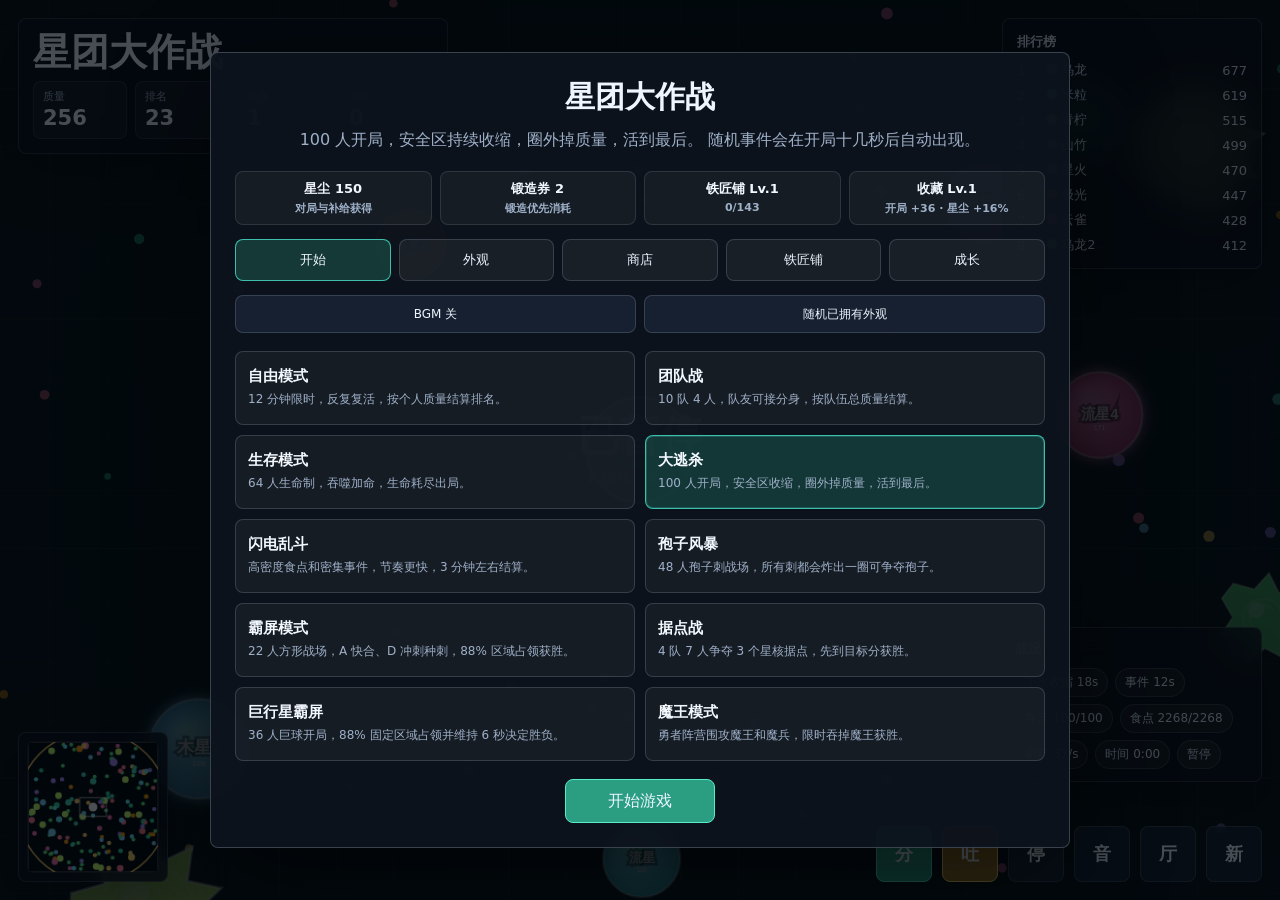
<file: assets/minigames/ball-arena.html>
<!DOCTYPE html>
<html lang="zh-CN">
<head>
<meta charset="UTF-8">
<meta name="viewport" content="width=device-width, initial-scale=1.0, user-scalable=no">
<title>星团大作战</title>
<style>
  :root {
    color-scheme: dark;
    --panel: rgba(11, 17, 27, 0.82);
    --line: rgba(202, 216, 235, 0.18);
    --text: #eef5ff;
    --muted: #9fb1c9;
    --cyan: #46d7c4;
    --gold: #ffd166;
    --danger: #ff5f7a;
  }

  * { box-sizing: border-box; }

  html,
  body {
    width: 100%;
    height: 100%;
  }

  body {
    margin: 0;
    overflow: hidden;
    background: #061015;
    color: var(--text);
    font-family: "Microsoft YaHei", "Segoe UI", system-ui, sans-serif;
    touch-action: none;
    user-select: none;
  }

  canvas {
    position: fixed;
    inset: 0;
    width: 100vw;
    height: 100vh;
    display: block;
    background: #061015;
  }

  button {
    font: inherit;
    color: inherit;
    border: 1px solid var(--line);
    background: rgba(24, 35, 51, 0.9);
    cursor: pointer;
    transition: transform 120ms ease, background 120ms ease, border-color 120ms ease;
  }

  button:hover {
    background: rgba(38, 54, 76, 0.98);
    border-color: rgba(78, 220, 196, 0.65);
  }

  button:active { transform: scale(0.96); }

  .hud {
    position: fixed;
    inset: 0;
    z-index: 3;
    pointer-events: none;
  }

  .panel {
    background: var(--panel);
    border: 1px solid var(--line);
    border-radius: 8px;
    box-shadow: 0 18px 60px rgba(0, 0, 0, 0.3);
    backdrop-filter: blur(16px);
  }

  .brand {
    position: fixed;
    top: 18px;
    left: 18px;
    width: min(430px, calc(100vw - 36px));
    padding: 14px;
  }

  .brand h1 {
    margin: 0 0 10px;
    font-size: clamp(24px, 4vw, 38px);
    line-height: 1;
    letter-spacing: 0;
  }

  .stats {
    display: grid;
    grid-template-columns: repeat(4, minmax(0, 1fr));
    gap: 8px;
  }

  .stat {
    min-width: 0;
    padding: 9px;
    border: 1px solid rgba(202, 216, 235, 0.12);
    border-radius: 8px;
    background: rgba(255, 255, 255, 0.045);
  }

  .label {
    color: var(--muted);
    font-size: 11px;
    line-height: 1;
  }

  .value {
    margin-top: 6px;
    font-size: 21px;
    font-weight: 850;
    line-height: 1;
  }

  .leaderboard {
    position: fixed;
    top: 18px;
    right: 18px;
    width: min(260px, calc(100vw - 36px));
    padding: 14px;
  }

  .leaderboard h2,
  .status h2 {
    margin: 0 0 10px;
    color: #dce9f8;
    font-size: 13px;
    letter-spacing: 0;
  }

  .rank-list {
    display: grid;
    gap: 7px;
  }

  .rank-row {
    display: grid;
    grid-template-columns: 22px 1fr auto;
    gap: 8px;
    align-items: center;
    color: #cfdcee;
    font-size: 13px;
  }

  .rank-row.player {
    color: #ffffff;
    font-weight: 850;
  }

  .dot {
    width: 10px;
    height: 10px;
    display: inline-block;
    border-radius: 50%;
    box-shadow: 0 0 12px currentColor;
  }

  .status {
    position: fixed;
    right: 18px;
    bottom: 118px;
    width: min(260px, calc(100vw - 36px));
    padding: 12px;
  }

  .tag-list {
    display: flex;
    flex-wrap: wrap;
    gap: 7px;
  }

  .tag {
    min-height: 27px;
    display: inline-flex;
    align-items: center;
    padding: 5px 9px;
    border: 1px solid rgba(202, 216, 235, 0.16);
    border-radius: 999px;
    background: rgba(255, 255, 255, 0.05);
    color: #d8e6f6;
    font-size: 12px;
  }

  .tag.danger {
    border-color: rgba(255, 95, 122, 0.45);
    color: #ffd3da;
  }

  .domination-meter {
    width: 100%;
    padding: 8px;
    border: 1px solid rgba(103, 232, 249, 0.22);
    border-radius: 8px;
    background: rgba(5, 12, 20, 0.52);
  }

  .meter-head {
    display: flex;
    justify-content: space-between;
    gap: 10px;
    color: #dce9f8;
    font-size: 12px;
    line-height: 1.1;
  }

  .meter-track {
    height: 8px;
    margin-top: 7px;
    overflow: hidden;
    border-radius: 999px;
    background: rgba(255, 255, 255, 0.1);
  }

  .meter-fill {
    width: var(--p, 0%);
    height: 100%;
    border-radius: inherit;
    background: linear-gradient(90deg, #46d7c4, #ffd166);
    transition: width 160ms ease;
  }

  .meter-fill.ready {
    background: linear-gradient(90deg, #ffd166, #ff5f7a);
  }

  .minimap {
    position: fixed;
    left: 18px;
    bottom: 18px;
    width: 150px;
    height: 150px;
    padding: 8px;
  }

  .minimap canvas {
    position: static;
    width: 100%;
    height: 100%;
    border-radius: 6px;
    background: rgba(3, 8, 13, 0.68);
    border: 1px solid rgba(202, 216, 235, 0.13);
  }

  .controls {
    position: fixed;
    right: 18px;
    bottom: 18px;
    display: grid;
    grid-template-columns: repeat(6, 56px);
    gap: 10px;
    pointer-events: auto;
    touch-action: none;
    user-select: none;
  }

  .icon-btn {
    width: 56px;
    height: 56px;
    border-radius: 8px;
    display: grid;
    place-items: center;
    font-size: 18px;
    font-weight: 900;
    touch-action: none;
    user-select: none;
  }

  .icon-btn.primary {
    background: #2b9e82;
    border-color: #58edc8;
  }

  .icon-btn.warn {
    background: #926d20;
    border-color: #ffd166;
  }

  .icon-btn.active {
    outline: 2px solid rgba(255, 209, 102, 0.85);
    outline-offset: 2px;
  }

  .joystick {
    position: fixed;
    left: 18px;
    bottom: 18px;
    z-index: 5;
    width: 122px;
    height: 122px;
    display: none;
    pointer-events: auto;
    touch-action: none;
  }

  .joystick-base {
    position: absolute;
    inset: 0;
    border-radius: 50%;
    border: 1px solid rgba(202, 216, 235, 0.24);
    background: rgba(7, 12, 20, 0.42);
    box-shadow: inset 0 0 0 1px rgba(255, 255, 255, 0.04), 0 18px 50px rgba(0, 0, 0, 0.28);
    backdrop-filter: blur(12px);
  }

  .joystick-stick {
    position: absolute;
    left: 50%;
    top: 50%;
    width: 52px;
    height: 52px;
    border-radius: 50%;
    transform: translate(-50%, -50%);
    border: 1px solid rgba(88, 237, 200, 0.72);
    background: rgba(43, 158, 130, 0.72);
    box-shadow: 0 0 22px rgba(88, 237, 200, 0.22);
  }

  .overlay {
    position: fixed;
    inset: 0;
    display: none;
    place-items: center;
    padding: 24px;
    background: rgba(2, 6, 10, 0.7);
    z-index: 8;
    overflow: auto;
  }

  .event-banner,
  .lobby-toast {
    position: fixed;
    left: 50%;
    z-index: 12;
    max-width: min(520px, calc(100vw - 32px));
    padding: 12px 18px;
    border: 1px solid rgba(255, 255, 255, 0.22);
    border-radius: 8px;
    color: #f8fbff;
    text-align: center;
    font-weight: 900;
    letter-spacing: 0;
    background: rgba(9, 14, 24, 0.88);
    box-shadow: 0 18px 60px rgba(0, 0, 0, 0.42);
    pointer-events: none;
    opacity: 0;
    transform: translate(-50%, -18px) scale(0.96);
    transition: opacity 160ms ease, transform 160ms ease;
  }

  .event-banner {
    top: 18px;
  }

  .lobby-toast {
    top: 50%;
    color: #fff7d6;
  }

  .event-banner.show,
  .lobby-toast.show {
    opacity: 1;
    transform: translate(-50%, 0) scale(1);
  }

  .dialog {
    width: min(860px, calc(100vw - 32px));
    max-width: calc(100vw - 32px);
    max-height: calc(100vh - 48px);
    overflow: auto;
    padding: 24px;
    text-align: center;
    background: rgba(13, 19, 29, 0.96);
    border: 1px solid rgba(202, 216, 235, 0.24);
    border-radius: 8px;
    box-shadow: 0 30px 100px rgba(0, 0, 0, 0.45);
  }

  .dialog h2 {
    margin: 0 0 12px;
    font-size: 30px;
  }

  .final-mass {
    color: var(--gold);
    font-size: 56px;
    font-weight: 900;
    line-height: 1;
  }

  .dialog p {
    margin: 10px 0 20px;
    color: var(--muted);
  }

  .meta-strip {
    display: grid;
    grid-template-columns: repeat(4, minmax(0, 1fr));
    gap: 8px;
    margin: 0 0 14px;
  }

  .meta-pill {
    min-height: 44px;
    padding: 8px;
    border: 1px solid rgba(255, 255, 255, 0.11);
    border-radius: 8px;
    background: rgba(255, 255, 255, 0.045);
    color: #f3f8ff;
    font-size: 13px;
    font-weight: 800;
  }

  .meta-pill span {
    display: block;
    margin-top: 3px;
    color: var(--muted);
    font-size: 11px;
    font-weight: 600;
  }

  .lobby-tabs {
    display: grid;
    grid-template-columns: repeat(5, minmax(0, 1fr));
    gap: 8px;
    margin: 0 0 14px;
  }

  .lobby-tab {
    min-height: 42px;
    border-radius: 8px;
    font-size: 13px;
    background: rgba(255, 255, 255, 0.055);
  }

  .lobby-tab.active {
    border-color: rgba(70, 215, 196, 0.85);
    color: #f3f8ff;
    background: rgba(43, 158, 130, 0.28);
  }

  .lobby-panel {
    display: none;
  }

  .lobby-panel.active {
    display: block;
  }

  .lobby-tools {
    display: grid;
    grid-template-columns: repeat(2, minmax(0, 1fr));
    gap: 8px;
    margin: 0 0 14px;
  }

  .lobby-tools button {
    min-height: 38px;
    border-radius: 8px;
    font-size: 12px;
  }

  .lobby-tools button.active {
    border-color: rgba(88, 237, 200, 0.7);
    background: rgba(43, 158, 130, 0.28);
  }

  .mode-grid {
    display: grid;
    grid-template-columns: repeat(2, minmax(0, 1fr));
    gap: 10px;
    margin: 18px 0;
    text-align: left;
  }

  .mode-card {
    width: 100%;
    min-height: 74px;
    padding: 12px;
    border-radius: 8px;
    text-align: left;
    background: rgba(255, 255, 255, 0.045);
  }

  .mode-card:hover {
    background: rgba(255, 255, 255, 0.07);
  }

  .mode-card strong {
    display: block;
    margin-bottom: 5px;
    color: #f3f8ff;
    font-size: 15px;
  }

  .mode-card span {
    display: block;
    color: var(--muted);
    font-size: 12px;
    line-height: 1.45;
  }

  .mode-card.active {
    border-color: rgba(70, 215, 196, 0.85);
    background: rgba(43, 158, 130, 0.26);
    box-shadow: inset 0 0 0 1px rgba(70, 215, 196, 0.22);
  }

  .lobby-loadout {
    display: grid;
    grid-template-columns: repeat(2, minmax(0, 1fr));
    gap: 12px;
    margin: 0 0 16px;
    text-align: left;
  }

  .loadout-group {
    padding: 12px;
    border: 1px solid rgba(255, 255, 255, 0.1);
    border-radius: 8px;
    background: rgba(255, 255, 255, 0.04);
  }

  .forge-panel {
    --forge-theme: #ffd166;
    margin: 0 0 16px;
    padding: 14px;
    border: 1px solid rgba(255, 209, 102, 0.18);
    border-radius: 8px;
    background:
      linear-gradient(135deg, rgba(255, 209, 102, 0.12), rgba(79, 70, 229, 0.08)),
      rgba(255, 255, 255, 0.045);
    text-align: left;
    box-shadow: inset 0 0 0 1px var(--forge-theme);
  }

  .forge-row {
    display: flex;
    align-items: center;
    justify-content: space-between;
    gap: 10px;
    margin-bottom: 10px;
    color: #f3f8ff;
    font-size: 13px;
  }

  .forge-stats {
    display: grid;
    grid-template-columns: repeat(4, minmax(0, 1fr));
    gap: 8px;
    margin-bottom: 10px;
  }

  .forge-skin {
    display: flex;
    align-items: center;
    justify-content: space-between;
    gap: 10px;
    margin-bottom: 10px;
    padding: 9px 10px;
    border: 1px solid rgba(255, 255, 255, 0.1);
    border-radius: 8px;
    color: #f8fbff;
    background: rgba(255, 255, 255, 0.055);
  }

  .forge-skin span {
    color: var(--muted);
    font-size: 12px;
  }

  .forge-skin strong {
    color: var(--forge-theme);
    font-size: 13px;
  }

  .forge-stat,
  .pity-box {
    min-height: 48px;
    padding: 8px;
    border: 1px solid rgba(255, 255, 255, 0.1);
    border-radius: 8px;
    background: rgba(0, 0, 0, 0.16);
    color: #f3f8ff;
    font-size: 12px;
    font-weight: 800;
  }

  .forge-stat span,
  .pity-box span {
    display: block;
    margin-top: 4px;
    color: var(--muted);
    font-size: 11px;
    font-weight: 600;
  }

  .forge-layout {
    display: grid;
    grid-template-columns: minmax(0, 0.95fr) minmax(0, 1.05fr);
    gap: 12px;
    margin-bottom: 12px;
  }

  .forge-core,
  .forge-prizes,
  .forge-log {
    border: 1px solid rgba(255, 255, 255, 0.1);
    border-radius: 8px;
    background: rgba(0, 0, 0, 0.16);
  }

  .forge-core {
    padding: 10px;
  }

  .forge-slots {
    display: grid;
    grid-template-columns: repeat(3, minmax(0, 1fr));
    gap: 8px;
    margin-bottom: 10px;
  }

  .forge-slot {
    min-height: 42px;
    display: grid;
    place-items: center;
    border: 1px solid rgba(255, 209, 102, 0.22);
    border-radius: 8px;
    color: #f8e7b3;
    font-size: 12px;
    background: rgba(255, 209, 102, 0.08);
  }

  .forge-meter {
    height: 10px;
    overflow: hidden;
    border-radius: 999px;
    background: rgba(255, 255, 255, 0.11);
  }

  .forge-meter i {
    display: block;
    height: 100%;
    width: 0;
    border-radius: inherit;
    background: linear-gradient(90deg, #ffd166, #ff7a90, #67e8f9);
  }

  .forge-meter.level i {
    background: linear-gradient(90deg, #58edc8, #67e8f9);
  }

  .pity-grid {
    display: grid;
    grid-template-columns: repeat(2, minmax(0, 1fr));
    gap: 8px;
    margin-top: 10px;
  }

  .rarity-row {
    display: grid;
    grid-template-columns: repeat(4, minmax(0, 1fr));
    gap: 6px;
    margin-top: 10px;
  }

  .rarity-chip {
    min-height: 30px;
    padding: 6px 4px;
    border-radius: 8px;
    color: #dce9f8;
    font-size: 11px;
    background: rgba(255, 255, 255, 0.06);
  }

  .forge-note {
    margin-top: 8px;
    color: var(--muted);
    font-size: 12px;
    line-height: 1.45;
  }

  .forge-prizes {
    padding: 10px;
  }

  .forge-prize-title {
    margin-bottom: 8px;
    color: #f3f8ff;
    font-size: 12px;
    font-weight: 800;
  }

  .forge-prize-list {
    display: grid;
    grid-template-columns: repeat(3, minmax(0, 1fr));
    gap: 6px;
    max-height: 260px;
    overflow: auto;
  }

  .forge-prize {
    min-width: 0;
    padding: 6px 7px;
    border-radius: 8px;
    color: #dce9f8;
    font-size: 11px;
    background: rgba(255, 255, 255, 0.06);
    white-space: nowrap;
    overflow: hidden;
    text-overflow: ellipsis;
  }

  .forge-prize.common { border-left: 3px solid #94a3b8; }
  .forge-prize.rare { border-left: 3px solid #38bdf8; }
  .forge-prize.epic { border-left: 3px solid #c084fc; }
  .forge-prize.legendary { border-left: 3px solid #ffd166; }

  .forge-prize.unlocked {
    color: #f8fbff;
    background: rgba(43, 158, 130, 0.22);
    box-shadow: inset 0 0 0 1px rgba(88, 237, 200, 0.18);
  }

  .forge-prize-list.compact {
    grid-template-columns: repeat(2, minmax(0, 1fr));
    max-height: none;
    margin-top: 8px;
  }

  .forge-log {
    margin-top: 10px;
    padding: 8px 10px;
    color: #f8e7b3;
    font-size: 12px;
  }

  .shop-panel {
    margin: 0 0 16px;
    text-align: left;
  }

  .shop-grid {
    display: grid;
    grid-template-columns: repeat(4, minmax(0, 1fr));
    gap: 10px;
    margin-bottom: 12px;
  }

  .shop-card {
    min-height: 96px;
    padding: 12px;
    border: 1px solid rgba(255, 255, 255, 0.11);
    border-radius: 8px;
    background: rgba(255, 255, 255, 0.045);
    text-align: left;
  }

  .shop-card strong {
    display: block;
    margin-bottom: 6px;
    color: #f3f8ff;
    font-size: 14px;
  }

  .shop-card span {
    display: block;
    color: var(--muted);
    font-size: 12px;
    line-height: 1.35;
  }

  .shop-card button {
    width: 100%;
    min-height: 34px;
    margin-top: 10px;
    border-radius: 8px;
    font-size: 12px;
  }

  .redeem-box {
    padding: 12px;
    border: 1px solid rgba(70, 215, 196, 0.18);
    border-radius: 8px;
    background: rgba(70, 215, 196, 0.055);
  }

  .redeem-box + .redeem-box {
    margin-top: 10px;
  }

  .redeem-row {
    display: grid;
    grid-template-columns: minmax(0, 1fr) 88px;
    gap: 8px;
  }

  .redeem-row + .redeem-row {
    margin-top: 8px;
  }

  .code-input {
    min-width: 0;
    min-height: 40px;
    padding: 0 10px;
    border: 1px solid rgba(255, 255, 255, 0.18);
    border-radius: 8px;
    outline: none;
    color: #f3f8ff;
    background: rgba(0, 0, 0, 0.24);
  }

  .shop-message {
    min-height: 18px;
    margin-top: 8px;
    color: #f8e7b3;
    font-size: 12px;
  }

  .forge-actions {
    display: grid;
    grid-template-columns: repeat(5, minmax(0, 1fr));
    gap: 8px;
  }

  .forge-actions button {
    min-height: 40px;
    border-radius: 8px;
    font-size: 12px;
  }

  .progress-panel {
    margin: 0 0 16px;
    text-align: left;
  }

  .progress-grid {
    display: grid;
    grid-template-columns: repeat(4, minmax(0, 1fr));
    gap: 10px;
    margin-bottom: 12px;
  }

  .progress-card {
    min-height: 82px;
    padding: 12px;
    border: 1px solid rgba(255, 255, 255, 0.11);
    border-radius: 8px;
    background: rgba(255, 255, 255, 0.045);
  }

  .progress-card strong {
    display: block;
    color: #f3f8ff;
    font-size: 20px;
    line-height: 1;
  }

  .progress-card span {
    display: block;
    margin-top: 7px;
    color: var(--muted);
    font-size: 12px;
    line-height: 1.35;
  }

  .progress-road {
    display: grid;
    grid-template-columns: repeat(5, minmax(0, 1fr));
    gap: 8px;
  }

  .progress-node {
    min-height: 52px;
    padding: 8px;
    border: 1px solid rgba(255, 209, 102, 0.22);
    border-radius: 8px;
    color: #dce9f8;
    background: rgba(255, 209, 102, 0.055);
    font-size: 11px;
  }

  .progress-node.active {
    border-color: rgba(88, 237, 200, 0.64);
    color: #f8fbff;
    background: rgba(43, 158, 130, 0.2);
  }

  .loadout-group strong {
    display: block;
    margin-bottom: 10px;
    font-size: 13px;
    color: #f3f8ff;
  }

  .cosmetic-grid {
    display: grid;
    grid-template-columns: repeat(3, minmax(0, 1fr));
    gap: 8px;
  }

  .cosmetic-card {
    min-height: 58px;
    padding: 8px;
    border-radius: 8px;
    display: grid;
    place-items: center;
    gap: 5px;
    font-size: 11px;
    color: var(--muted);
    background: rgba(255, 255, 255, 0.045);
  }

  .cosmetic-card small {
    color: rgba(207, 220, 238, 0.68);
    font-size: 10px;
    line-height: 1.1;
  }

  .cosmetic-card.active {
    border-color: rgba(70, 215, 196, 0.86);
    color: #f3f8ff;
    background: rgba(43, 158, 130, 0.24);
  }

  .cosmetic-card.special {
    border-color: rgba(255, 209, 102, 0.3);
    background: rgba(255, 209, 102, 0.06);
  }

  .cosmetic-card.owned {
    border-color: rgba(88, 237, 200, 0.5);
    box-shadow: inset 0 0 0 1px rgba(88, 237, 200, 0.16);
  }

  .cosmetic-card:disabled {
    opacity: 0.62;
    cursor: not-allowed;
  }

  .swatch {
    width: 24px;
    height: 24px;
    border-radius: 999px;
    box-shadow: inset 0 0 0 2px rgba(255, 255, 255, 0.28), 0 0 16px currentColor;
  }

  .swatch.special {
    box-shadow: inset 0 0 0 2px rgba(255, 255, 255, 0.38), 0 0 18px currentColor;
  }

  #playAgainBtn {
    min-width: 150px;
    min-height: 44px;
    border-radius: 8px;
    background: #2b9e82;
    border-color: #58edc8;
  }

  @media (max-width: 760px) {
    .overlay { padding: 12px; }

    .dialog {
      width: min(340px, calc(100vw - 80px));
      max-width: calc(100vw - 80px);
      padding: 22px 14px;
    }

    .dialog h2 { font-size: 28px; }

    .mode-grid {
      grid-template-columns: 1fr;
    }

    .mode-card {
      min-height: 66px;
      padding: 10px;
    }

    .lobby-loadout {
      grid-template-columns: 1fr;
    }

    .forge-layout {
      grid-template-columns: 1fr;
    }

    .forge-actions {
      grid-template-columns: repeat(2, minmax(0, 1fr));
    }

    .meta-strip,
    .forge-stats,
    .shop-grid,
    .progress-grid,
    .progress-road {
      grid-template-columns: 1fr;
    }

    .lobby-tabs {
      grid-template-columns: repeat(2, minmax(0, 1fr));
    }

    .brand {
      top: 10px;
      left: 10px;
      width: min(350px, calc(100vw - 38px));
      padding: 10px;
    }

    .brand h1 {
      margin-bottom: 8px;
      font-size: 25px;
    }

    .stats {
      grid-template-columns: repeat(2, minmax(0, 1fr));
      gap: 6px;
    }

    .stat { padding: 7px; }
    .value { font-size: 18px; }
    .leaderboard { display: none; }
    .status { display: none; }

    .minimap {
      width: 112px;
      height: 112px;
      left: 10px;
      bottom: 142px;
    }

    .joystick {
      display: block;
      left: 12px;
      bottom: 12px;
      width: 112px;
      height: 112px;
    }

    .controls {
      left: 50%;
      right: auto;
      bottom: 10px;
      grid-template-columns: repeat(2, 48px);
      gap: 8px;
      transform: translateX(24px);
    }

    .icon-btn {
      width: 48px;
      height: 48px;
      font-size: 16px;
    }
  }

  @media (max-width: 460px) {
    .brand { width: min(340px, calc(100vw - 36px)); }
  }
</style>
</head>
<body>
  <canvas id="gameCanvas"></canvas>
  <div class="event-banner" id="eventBanner"></div>
  <div class="lobby-toast" id="lobbyToast"></div>

  <div class="hud">
    <section class="brand panel" aria-label="玩家状态">
      <h1>星团大作战</h1>
      <div class="stats">
        <div class="stat">
          <div class="label">质量</div>
          <div class="value" id="massValue">0</div>
        </div>
        <div class="stat">
          <div class="label">排名</div>
          <div class="value" id="rankValue">1</div>
        </div>
        <div class="stat">
          <div class="label">分身</div>
          <div class="value" id="cellValue">1</div>
        </div>
        <div class="stat">
          <div class="label">淘汰</div>
          <div class="value" id="killValue">0</div>
        </div>
      </div>
    </section>

    <section class="leaderboard panel" aria-label="排行榜">
      <h2>排行榜</h2>
      <div class="rank-list" id="rankList"></div>
    </section>

    <section class="status panel" aria-label="状态">
      <h2>战况</h2>
      <div class="tag-list" id="tagList"></div>
    </section>

    <section class="minimap panel" aria-label="小地图">
      <canvas id="miniCanvas" width="134" height="134"></canvas>
    </section>

    <div class="joystick" id="joystick" aria-label="移动摇杆">
      <div class="joystick-base"></div>
      <div class="joystick-stick" id="joystickStick"></div>
    </div>

    <nav class="controls" aria-label="游戏控制">
      <button class="icon-btn primary" id="splitBtn" title="分裂 空格" aria-label="分裂">分</button>
      <button class="icon-btn warn" id="ejectBtn" title="按住吐球 W" aria-label="按住吐球">吐</button>
      <button class="icon-btn" id="pauseBtn" title="暂停或继续 P" aria-label="暂停或继续">停</button>
      <button class="icon-btn" id="musicBtn" title="BGM 开关" aria-label="BGM 开关">音</button>
      <button class="icon-btn" id="menuBtn" title="返回主界面" aria-label="返回主界面">厅</button>
      <button class="icon-btn" id="restartBtn" title="重新开始 R" aria-label="重新开始">新</button>
    </nav>
  </div>

  <div class="overlay" id="overlay">
    <div class="dialog">
      <h2 id="resultTitle">本轮结束</h2>
      <div class="final-mass" id="finalMass">0</div>
      <p id="resultText">再来一局。</p>
      <div class="meta-strip" id="metaStrip"></div>
      <div class="lobby-tabs" id="lobbyTabs" aria-label="大厅入口">
        <button class="lobby-tab active" type="button" data-lobby="play">开始</button>
        <button class="lobby-tab" type="button" data-lobby="outfit">外观</button>
        <button class="lobby-tab" type="button" data-lobby="shop">商店</button>
        <button class="lobby-tab" type="button" data-lobby="forge">铁匠铺</button>
        <button class="lobby-tab" type="button" data-lobby="growth">成长</button>
      </div>
      <div class="lobby-tools">
        <button type="button" id="musicLobbyBtn">BGM 关</button>
        <button type="button" id="randomLookBtn">随机已拥有外观</button>
      </div>
      <section class="lobby-panel active" data-lobby-panel="play">
        <div class="mode-grid" id="modeGrid" aria-label="选择模式">
          <button class="mode-card" type="button" data-mode="solo">
            <strong>自由模式</strong>
            <span>12 分钟限时，反复复活，按个人质量结算排名。</span>
          </button>
          <button class="mode-card" type="button" data-mode="team">
            <strong>团队战</strong>
            <span>10 队 4 人，队友可接分身，按队伍总质量结算。</span>
          </button>
          <button class="mode-card" type="button" data-mode="survival">
            <strong>生存模式</strong>
            <span>64 人生命制，吞噬加命，生命耗尽出局。</span>
          </button>
          <button class="mode-card active" type="button" data-mode="battle">
            <strong>大逃杀</strong>
            <span>100 人开局，安全区收缩，圈外掉质量，活到最后。</span>
          </button>
          <button class="mode-card" type="button" data-mode="blitz">
            <strong>闪电乱斗</strong>
            <span>高密度食点和密集事件，节奏更快，3 分钟左右结算。</span>
          </button>
          <button class="mode-card" type="button" data-mode="spore">
            <strong>孢子风暴</strong>
            <span>48 人孢子刺战场，所有刺都会炸出一圈可争夺孢子。</span>
          </button>
          <button class="mode-card" type="button" data-mode="screen">
            <strong>霸屏模式</strong>
            <span>22 人方形战场，A 快合、D 冲刺种刺，88% 区域占领获胜。</span>
          </button>
          <button class="mode-card" type="button" data-mode="control">
            <strong>据点战</strong>
            <span>4 队 7 人争夺 3 个星核据点，先到目标分获胜。</span>
          </button>
          <button class="mode-card" type="button" data-mode="giant">
            <strong>巨行星霸屏</strong>
            <span>36 人巨球开局，88% 固定区域占领并维持 6 秒决定胜负。</span>
          </button>
          <button class="mode-card" type="button" data-mode="demon">
            <strong>魔王模式</strong>
            <span>勇者阵营围攻魔王和魔兵，限时吞掉魔王获胜。</span>
          </button>
        </div>
      </section>
      <section class="lobby-panel" data-lobby-panel="outfit">
        <div class="lobby-loadout" id="lobbyLoadout">
          <div class="loadout-group">
            <strong>球体皮肤</strong>
            <div class="cosmetic-grid" id="skinGrid"></div>
          </div>
          <div class="loadout-group">
            <strong>孢子样式</strong>
            <div class="cosmetic-grid" id="sporeGrid"></div>
          </div>
          <div class="loadout-group">
            <strong>球体光环</strong>
            <div class="cosmetic-grid" id="haloGrid"></div>
          </div>
          <div class="loadout-group">
            <strong>移动拖尾</strong>
            <div class="cosmetic-grid" id="trailGrid"></div>
          </div>
        </div>
      </section>
      <section class="lobby-panel" data-lobby-panel="shop">
        <div class="shop-panel" id="shopPanel"></div>
      </section>
      <section class="lobby-panel" data-lobby-panel="forge">
        <div class="forge-panel" id="forgePanel"></div>
      </section>
      <section class="lobby-panel" data-lobby-panel="growth">
        <div class="progress-panel" id="progressPanel"></div>
      </section>
      <button id="playAgainBtn">再来一局</button>
    </div>
  </div>

<script>
(function () {
  "use strict";

  const canvas = document.getElementById("gameCanvas");
  const ctx = canvas.getContext("2d");
  const miniCanvas = document.getElementById("miniCanvas");
  const miniCtx = miniCanvas.getContext("2d");
  const eventBanner = document.getElementById("eventBanner");
  const lobbyToast = document.getElementById("lobbyToast");

  const massValue = document.getElementById("massValue");
  const rankValue = document.getElementById("rankValue");
  const cellValue = document.getElementById("cellValue");
  const killValue = document.getElementById("killValue");
  const rankList = document.getElementById("rankList");
  const tagList = document.getElementById("tagList");
  const pauseBtn = document.getElementById("pauseBtn");
  const splitBtn = document.getElementById("splitBtn");
  const ejectBtn = document.getElementById("ejectBtn");
  const musicBtn = document.getElementById("musicBtn");
  const joystickEl = document.getElementById("joystick");
  const joystickStick = document.getElementById("joystickStick");
  const overlay = document.getElementById("overlay");
  const resultTitle = document.getElementById("resultTitle");
  const resultText = document.getElementById("resultText");
  const finalMass = document.getElementById("finalMass");
  const metaStrip = document.getElementById("metaStrip");
  const lobbyTabs = document.getElementById("lobbyTabs");
  const lobbyPanels = [...document.querySelectorAll("[data-lobby-panel]")];
  const musicLobbyBtn = document.getElementById("musicLobbyBtn");
  const randomLookBtn = document.getElementById("randomLookBtn");
  const modeGrid = document.getElementById("modeGrid");
  const playAgainBtn = document.getElementById("playAgainBtn");
  const menuBtn = document.getElementById("menuBtn");
  const skinGrid = document.getElementById("skinGrid");
  const sporeGrid = document.getElementById("sporeGrid");
  const haloGrid = document.getElementById("haloGrid");
  const trailGrid = document.getElementById("trailGrid");
  const shopPanel = document.getElementById("shopPanel");
  const forgePanel = document.getElementById("forgePanel");
  const progressPanel = document.getElementById("progressPanel");
  const modeButtons = [...document.querySelectorAll("[data-mode]")];

  const WORLD = 7600;
  const FOOD_BASE_COUNT = 2100;
  const FOOD_MAX_COUNT = 3600;
  const FOOD_BUCKET = 180;
  const CELL_BUCKET = 460;
  const BOT_COUNT = 99;
  const VIRUS_COUNT = 54;
  const MAX_CELLS = 16;
  const VIRUS_MASS = 95;
  const BIG_VIRUS_MASS = 260;
  const MIN_CELL_MASS = 9;
  const SPLIT_MIN_MASS = 32;
  const EJECT_MIN_MASS = 30;
  const EJECT_INTERVAL = 68;
  const MAX_EJECTED = 720;
  const MAX_PARTICLES = 560;
  const MAX_RINGS = 96;
  const MINIMAP_FAST_INTERVAL = 130;
  const MINIMAP_SLOW_INTERVAL = 280;
  const PLAYER_NAME = "你";
  const COLORS = ["#44d7b6", "#67e8f9", "#ffd166", "#ff7a90", "#a78bfa", "#f59e0b", "#7dd3fc", "#f472b6", "#34d399"];
  const TEAM_COLORS = ["#44d7b6", "#ff7a90", "#7dd3fc", "#ffd166", "#a78bfa", "#f59e0b", "#f472b6", "#34d399", "#e5e7eb", "#94a3b8"];
  const TEAM_NAMES = ["青队", "红队", "蓝队", "金队", "紫队", "橙队", "粉队", "绿队", "白队", "灰队"];
  const BOT_NAMES = ["青柠", "星火", "乌龙", "极光", "米粒", "山竹", "海盐", "月影", "薄荷", "赤焰", "云雀", "琥珀", "珊瑚", "北辰", "白桃", "竹叶", "蓝莓", "流星", "夜航", "银杏", "松子", "木星", "海雾"];
  const SKINS = [
    { key: "aqua", name: "青荧", color: "#44d7b6", type: "basic" },
    { key: "solar", name: "日冕", color: "#ffd166", type: "basic" },
    { key: "rose", name: "绯星", color: "#ff7a90", type: "basic" },
    { key: "violet", name: "紫晶", color: "#a78bfa", type: "basic" },
    { key: "frost", name: "霜蓝", color: "#67e8f9", type: "basic" },
    { key: "ember", name: "熔火", color: "#f59e0b", type: "basic" },
    { key: "jade", name: "玉环", color: "#34d399", type: "basic" },
    { key: "void", name: "幽紫", color: "#8b5cf6", type: "basic" },
    { key: "nova", name: "绯光", color: "#fb7185", type: "basic" },
    { key: "comet", name: "彗星航线", color: "#3b82f6", accent: "#f8fafc", type: "special", pattern: "comet", tier: "common", rarity: "普通" },
    { key: "mecha", name: "机甲星环", color: "#64748b", accent: "#67e8f9", type: "special", pattern: "mecha", tier: "common", rarity: "普通" },
    { key: "tide", name: "潮汐之心", color: "#0f766e", accent: "#5eead4", type: "special", pattern: "tide", tier: "rare", rarity: "稀有" },
    { key: "flare", name: "赤焰风暴", color: "#ef4444", accent: "#ffd166", type: "special", pattern: "flare", tier: "epic", rarity: "史诗" },
    { key: "crown", name: "王冠星域", color: "#7c3aed", accent: "#ffd166", type: "special", pattern: "crown", tier: "epic", rarity: "史诗" },
    { key: "pixel", name: "像素矩阵", color: "#0f172a", accent: "#58edc8", type: "special", pattern: "mecha", tier: "rare", rarity: "稀有" },
    { key: "lotus", name: "莲华星盘", color: "#be185d", accent: "#f9a8d4", type: "special", pattern: "crown", tier: "epic", rarity: "史诗" },
    { key: "prism", name: "棱镜幻面", color: "#2563eb", accent: "#f0abfc", type: "special", pattern: "comet", tier: "epic", rarity: "史诗" },
    { key: "honeycomb", name: "蜂巢矩阵", color: "#92400e", accent: "#fde68a", type: "special", pattern: "mecha", tier: "rare", rarity: "稀有" },
    { key: "thunder", name: "雷霆球核", color: "#4338ca", accent: "#fef08a", type: "special", pattern: "flare", tier: "epic", rarity: "史诗" },
    { key: "ocean", name: "深海潮核", color: "#0e7490", accent: "#a7f3d0", type: "special", pattern: "tide", tier: "rare", rarity: "稀有" },
    { key: "celestial", name: "天穹星眼", color: "#1e1b4b", accent: "#e0e7ff", type: "special", pattern: "abyss", tier: "legendary", rarity: "传说" },
    { key: "abyss", name: "深渊脉冲", color: "#111827", accent: "#a78bfa", type: "special", pattern: "abyss", tier: "legendary", rarity: "传说" },
    { key: "dragon", name: "龙焰天幕", color: "#7f1d1d", accent: "#facc15", type: "special", pattern: "flare", tier: "legendary", rarity: "传说" }
  ];
  const SPORES = [
    { key: "mint", name: "薄荷孢子", color: "#7dd3fc", type: "basic" },
    { key: "gold", name: "金糖孢子", color: "#ffd166", type: "basic" },
    { key: "pink", name: "桃雾孢子", color: "#f472b6", type: "basic" },
    { key: "lime", name: "青芽孢子", color: "#9cff6e", type: "basic" },
    { key: "ash", name: "银尘孢子", color: "#d7e1ea", type: "basic" },
    { key: "hot", name: "焰点孢子", color: "#ff7a5c", type: "basic" },
    { key: "star", name: "星砂孢子", color: "#c084fc", type: "basic" },
    { key: "wave", name: "潮光孢子", color: "#22d3ee", type: "basic" },
    { key: "cinder", name: "余烬孢子", color: "#fb923c", type: "basic" },
    { key: "meteor", name: "流星尾焰", color: "#fb923c", accent: "#fff7ed", type: "special", pattern: "meteor", tier: "common", rarity: "普通" },
    { key: "bubble", name: "水晶泡泡", color: "#38bdf8", accent: "#e0f2fe", type: "special", pattern: "bubble", tier: "common", rarity: "普通" },
    { key: "spark", name: "电弧火花", color: "#a78bfa", accent: "#fef08a", type: "special", pattern: "spark", tier: "rare", rarity: "稀有" },
    { key: "vine", name: "藤蔓星种", color: "#34d399", accent: "#dcfce7", type: "special", pattern: "vine", tier: "epic", rarity: "史诗" },
    { key: "aurora", name: "极光羽片", color: "#22d3ee", accent: "#f0abfc", type: "special", pattern: "aurora", tier: "epic", rarity: "史诗" },
    { key: "pearl", name: "珍珠泡影", color: "#e0f2fe", accent: "#38bdf8", type: "special", pattern: "bubble", tier: "rare", rarity: "稀有" },
    { key: "rune", name: "符文星屑", color: "#c084fc", accent: "#fef3c7", type: "special", pattern: "spark", tier: "epic", rarity: "史诗" },
    { key: "candy", name: "糖星碎粒", color: "#fb7185", accent: "#fef3c7", type: "special", pattern: "bubble", tier: "common", rarity: "普通" },
    { key: "snowflake", name: "雪晶孢子", color: "#bae6fd", accent: "#ffffff", type: "special", pattern: "spark", tier: "rare", rarity: "稀有" },
    { key: "gear-spore", name: "齿轮孢子", color: "#94a3b8", accent: "#67e8f9", type: "special", pattern: "royal", tier: "epic", rarity: "史诗" },
    { key: "dragon-ash", name: "龙烬孢子", color: "#f97316", accent: "#fef08a", type: "special", pattern: "meteor", tier: "legendary", rarity: "传说" },
    { key: "royal", name: "王冠碎金", color: "#facc15", accent: "#ffffff", type: "special", pattern: "royal", tier: "legendary", rarity: "传说" },
    { key: "void-spore", name: "虚空碎片", color: "#312e81", accent: "#e0e7ff", type: "special", pattern: "meteor", tier: "legendary", rarity: "传说" }
  ];
  const HALOS = [
    { key: "none", name: "无光环", color: "#94a3b8", type: "basic" },
    { key: "orbit", name: "星轨光环", color: "#38bdf8", accent: "#e0f2fe", type: "special", pattern: "orbit", tier: "common", rarity: "普通" },
    { key: "frost-ring", name: "霜轮光环", color: "#67e8f9", accent: "#ffffff", type: "special", pattern: "frost", tier: "common", rarity: "普通" },
    { key: "pulse-ring", name: "磁暴光环", color: "#a78bfa", accent: "#fef08a", type: "special", pattern: "pulse", tier: "rare", rarity: "稀有" },
    { key: "sun-crown", name: "日冕光环", color: "#fb923c", accent: "#fff7ed", type: "special", pattern: "sun", tier: "epic", rarity: "史诗" },
    { key: "halo-crown", name: "王冠光环", color: "#ffd166", accent: "#ffffff", type: "special", pattern: "crown", tier: "epic", rarity: "史诗" },
    { key: "nebula-ring", name: "星云光环", color: "#db2777", accent: "#f0abfc", type: "special", pattern: "pulse", tier: "rare", rarity: "稀有" },
    { key: "lotus-ring", name: "莲华光环", color: "#be185d", accent: "#f9a8d4", type: "special", pattern: "crown", tier: "epic", rarity: "史诗" },
    { key: "chrono-ring", name: "时轮光环", color: "#0f766e", accent: "#99f6e4", type: "special", pattern: "orbit", tier: "rare", rarity: "稀有" },
    { key: "gear-ring", name: "齿轮光环", color: "#475569", accent: "#67e8f9", type: "special", pattern: "frost", tier: "epic", rarity: "史诗" },
    { key: "thunder-ring", name: "雷纹光环", color: "#4338ca", accent: "#fef08a", type: "special", pattern: "pulse", tier: "epic", rarity: "史诗" },
    { key: "gravity", name: "引力黑环", color: "#111827", accent: "#c084fc", type: "special", pattern: "gravity", tier: "legendary", rarity: "传说" },
    { key: "void-gate", name: "虚空门环", color: "#020617", accent: "#818cf8", type: "special", pattern: "gravity", tier: "legendary", rarity: "传说" }
  ];
  const TRAILS = [
    { key: "none", name: "无拖尾", color: "#94a3b8", type: "basic" },
    { key: "stardust", name: "星尘尾迹", color: "#7dd3fc", accent: "#f8fafc", type: "special", pattern: "dots", tier: "common", rarity: "普通" },
    { key: "sakura", name: "樱粉尾迹", color: "#f472b6", accent: "#fff1f2", type: "special", pattern: "petals", tier: "common", rarity: "普通" },
    { key: "bubble-trail", name: "泡泡航迹", color: "#38bdf8", accent: "#e0f2fe", type: "special", pattern: "bubbles", tier: "rare", rarity: "稀有" },
    { key: "arc", name: "电弧残影", color: "#a78bfa", accent: "#fef08a", type: "special", pattern: "arc", tier: "rare", rarity: "稀有" },
    { key: "flame-trail", name: "火焰航迹", color: "#f97316", accent: "#fef3c7", type: "special", pattern: "flame", tier: "epic", rarity: "史诗" },
    { key: "aurora-trail", name: "极光缎带", color: "#22d3ee", accent: "#f0abfc", type: "special", pattern: "ribbon", tier: "epic", rarity: "史诗" },
    { key: "data-trail", name: "数据残影", color: "#58edc8", accent: "#0f172a", type: "special", pattern: "squares", tier: "epic", rarity: "史诗" },
    { key: "ink-trail", name: "水墨流痕", color: "#0f172a", accent: "#e5e7eb", type: "special", pattern: "ribbon", tier: "rare", rarity: "稀有" },
    { key: "snow-trail", name: "雪雾拖尾", color: "#bae6fd", accent: "#ffffff", type: "special", pattern: "bubbles", tier: "common", rarity: "普通" },
    { key: "crown-trail", name: "碎金王迹", color: "#facc15", accent: "#ffffff", type: "special", pattern: "dots", tier: "epic", rarity: "史诗" },
    { key: "demon-trail", name: "魔焰裂痕", color: "#7f1d1d", accent: "#f97316", type: "special", pattern: "rift", tier: "legendary", rarity: "传说" },
    { key: "rift-trail", name: "裂隙拖尾", color: "#111827", accent: "#c084fc", type: "special", pattern: "rift", tier: "legendary", rarity: "传说" }
  ];

  SKINS.push(
    { key: "neon-grid", name: "霓虹棋盘", color: "#111827", accent: "#22d3ee", type: "special", pattern: "mecha", tier: "rare", rarity: "稀有" },
    { key: "phoenix", name: "凤焰星羽", color: "#b91c1c", accent: "#fde68a", type: "special", pattern: "flare", tier: "epic", rarity: "史诗" },
    { key: "glacier", name: "冰川晶冠", color: "#0e7490", accent: "#e0f2fe", type: "special", pattern: "tide", tier: "epic", rarity: "史诗" },
    { key: "sakura-moon", name: "樱月绮面", color: "#9d174d", accent: "#fbcfe8", type: "special", pattern: "crown", tier: "rare", rarity: "稀有" },
    { key: "cosmic-koi", name: "星河锦鲤", color: "#0f766e", accent: "#fef08a", type: "special", pattern: "tide", tier: "legendary", rarity: "传说" },
    { key: "storm-eye", name: "风暴之眼", color: "#1d4ed8", accent: "#bae6fd", type: "special", pattern: "abyss", tier: "legendary", rarity: "传说" },
    { key: "candy-pop", name: "糖果爆弹", color: "#db2777", accent: "#fef3c7", type: "special", pattern: "comet", tier: "common", rarity: "普通" },
    { key: "jade-dragon", name: "青玉龙鳞", color: "#047857", accent: "#bbf7d0", type: "special", pattern: "mecha", tier: "epic", rarity: "史诗" },
    { key: "zero-code", name: "零号代码", color: "#020617", accent: "#58edc8", type: "special", pattern: "mecha", tier: "legendary", rarity: "传说" },
    { key: "sunset", name: "落霞星幕", color: "#c2410c", accent: "#fed7aa", type: "special", pattern: "flare", tier: "rare", rarity: "稀有" },
    { key: "spore-nebula", name: "孢子星云", color: "#be185d", accent: "#fdf2f8", type: "special", pattern: "comet", tier: "epic", rarity: "史诗" },
    { key: "blitz-crown", name: "闪电王冠", color: "#1e3a8a", accent: "#fde047", type: "special", pattern: "crown", tier: "legendary", rarity: "传说" }
  );

  SPORES.push(
    { key: "firework", name: "烟火碎星", color: "#f97316", accent: "#fff7ed", type: "special", pattern: "spark", tier: "rare", rarity: "稀有" },
    { key: "lotus-seed", name: "莲心星种", color: "#f472b6", accent: "#fdf2f8", type: "special", pattern: "vine", tier: "rare", rarity: "稀有" },
    { key: "quartz", name: "石英泡影", color: "#e0f2fe", accent: "#a78bfa", type: "special", pattern: "bubble", tier: "common", rarity: "普通" },
    { key: "phoenix-ash", name: "凤焰灰烬", color: "#ef4444", accent: "#fde68a", type: "special", pattern: "meteor", tier: "epic", rarity: "史诗" },
    { key: "neon-bit", name: "霓虹字节", color: "#22d3ee", accent: "#58edc8", type: "special", pattern: "spark", tier: "epic", rarity: "史诗" },
    { key: "storm-pearl", name: "风暴珍珠", color: "#2563eb", accent: "#fef08a", type: "special", pattern: "royal", tier: "legendary", rarity: "传说" },
    { key: "koi-scale", name: "锦鲤鳞片", color: "#fb923c", accent: "#bbf7d0", type: "special", pattern: "bubble", tier: "epic", rarity: "史诗" },
    { key: "blackhole-dust", name: "黑洞星砂", color: "#020617", accent: "#c084fc", type: "special", pattern: "meteor", tier: "legendary", rarity: "传说" },
    { key: "spore-burst", name: "孢子爆花", color: "#f472b6", accent: "#ffffff", type: "special", pattern: "spark", tier: "epic", rarity: "史诗" }
  );

  HALOS.push(
    { key: "phoenix-ring", name: "凤焰光环", color: "#ef4444", accent: "#fde68a", type: "special", pattern: "sun", tier: "epic", rarity: "史诗" },
    { key: "koi-ring", name: "锦鲤游环", color: "#0f766e", accent: "#facc15", type: "special", pattern: "orbit", tier: "rare", rarity: "稀有" },
    { key: "mirror-ring", name: "镜月光环", color: "#64748b", accent: "#e0f2fe", type: "special", pattern: "frost", tier: "rare", rarity: "稀有" },
    { key: "neon-ring", name: "霓虹电环", color: "#22d3ee", accent: "#58edc8", type: "special", pattern: "pulse", tier: "epic", rarity: "史诗" },
    { key: "lotus-crown", name: "莲华冠环", color: "#be185d", accent: "#fdf2f8", type: "special", pattern: "crown", tier: "legendary", rarity: "传说" },
    { key: "storm-ring", name: "风眼光环", color: "#1d4ed8", accent: "#bae6fd", type: "special", pattern: "gravity", tier: "legendary", rarity: "传说" },
    { key: "candy-ring", name: "糖霜光环", color: "#fb7185", accent: "#fef3c7", type: "special", pattern: "pulse", tier: "common", rarity: "普通" },
    { key: "jade-ring", name: "青玉光环", color: "#047857", accent: "#bbf7d0", type: "special", pattern: "orbit", tier: "epic", rarity: "史诗" },
    { key: "blitz-ring", name: "制霸电冕", color: "#2563eb", accent: "#fde047", type: "special", pattern: "crown", tier: "legendary", rarity: "传说" }
  );

  TRAILS.push(
    { key: "phoenix-trail", name: "凤焰长羽", color: "#ef4444", accent: "#fde68a", type: "special", pattern: "flame", tier: "epic", rarity: "史诗" },
    { key: "koi-trail", name: "锦鲤水痕", color: "#0f766e", accent: "#facc15", type: "special", pattern: "bubbles", tier: "rare", rarity: "稀有" },
    { key: "mirror-trail", name: "镜月残光", color: "#94a3b8", accent: "#e0f2fe", type: "special", pattern: "arc", tier: "rare", rarity: "稀有" },
    { key: "neon-trail", name: "霓虹脉线", color: "#22d3ee", accent: "#58edc8", type: "special", pattern: "squares", tier: "epic", rarity: "史诗" },
    { key: "lotus-trail", name: "莲华花路", color: "#be185d", accent: "#fdf2f8", type: "special", pattern: "petals", tier: "epic", rarity: "史诗" },
    { key: "storm-trail", name: "风暴电尾", color: "#1d4ed8", accent: "#bae6fd", type: "special", pattern: "arc", tier: "legendary", rarity: "传说" },
    { key: "candy-trail", name: "糖霜泡带", color: "#fb7185", accent: "#fef3c7", type: "special", pattern: "dots", tier: "common", rarity: "普通" },
    { key: "blackhole-trail", name: "黑洞拖影", color: "#020617", accent: "#c084fc", type: "special", pattern: "rift", tier: "legendary", rarity: "传说" },
    { key: "spore-trail", name: "孢子流萤", color: "#be185d", accent: "#fdf2f8", type: "special", pattern: "bubbles", tier: "epic", rarity: "史诗" }
  );

  const GAME_MODES = {
    solo: {
      label: "自由模式",
      short: "自由",
      description: "12 分钟限时，反复复活，按个人质量结算排名。",
      players: 100,
      teams: 0,
      safeZone: false,
      duration: 720,
      respawn: true,
      ranking: "mass",
      playerStartMass: 160,
      foodTargetScale: 1.06,
      foodRateScale: 1.08,
      foodMassScale: 1.06
    },
    team: {
      label: "团队战",
      short: "团队",
      description: "10 队 4 人，队友可接分身，按队伍总质量结算。",
      players: 40,
      teams: 10,
      teamSize: 4,
      safeZone: false,
      duration: 720,
      respawn: true,
      ranking: "teamMass",
      playerStartMass: 170,
      foodTargetScale: 1.14,
      foodRateScale: 1.13,
      foodMassScale: 1.08,
      aiAggroScale: 0.94
    },
    survival: {
      label: "生存模式",
      short: "生存",
      description: "64 人生命制，吞噬加命，生命耗尽出局。",
      players: 64,
      teams: 0,
      safeZone: false,
      duration: 540,
      respawn: true,
      lives: 3,
      ranking: "kills",
      playerStartMass: 180,
      foodTargetScale: 1.14,
      foodRateScale: 1.15,
      foodMassScale: 1.12,
      sporeVirus: true,
      sporeVirusChance: 0.08
    },
    battle: {
      label: "大逃杀",
      short: "逃杀",
      description: "100 人开局，安全区持续收缩，圈外掉质量，活到最后。",
      players: 100,
      teams: 0,
      safeZone: true,
      duration: 0,
      respawn: false,
      ranking: "mass",
      playerStartMass: 220,
      foodTargetScale: 1.08,
      foodRateScale: 1.12,
      foodMassScale: 1.12
    },
    blitz: {
      label: "闪电乱斗",
      short: "闪电",
      description: "3 分钟高密度发育，随机事件密集触发，适合快速爽局。",
      players: 88,
      teams: 0,
      safeZone: true,
      duration: 185,
      respawn: true,
      ranking: "mass",
      playerStartMass: 320,
      foodTargetScale: 1.42,
      foodRateScale: 1.68,
      speedScale: 1.16,
      safeZoneRadius: 0.44,
      safeZoneTargetRadius: 0.28,
      safeZoneShrinkStart: 6500,
      safeZoneShrinkEnd: 30000,
      eventDelay: 4200,
      eventIntervalMin: 8500,
      eventIntervalMax: 13500,
      virusCount: 54,
      sporeVirus: true,
      sporeVirusChance: 0.16,
      blitzSupremacy: true,
      supremacyGrace: 45,
      supremacyShare: 0.68,
      supremacyLead: 4.2,
      supremacyHold: 3
    },
    spore: {
      label: "孢子风暴",
      short: "孢子",
      description: "48 人孢子刺战场，所有刺都会炸出一圈可争夺孢子。",
      players: 48,
      teams: 0,
      safeZone: false,
      duration: 360,
      respawn: true,
      ranking: "mass",
      playerStartMass: 260,
      foodTargetScale: 1.24,
      foodRateScale: 1.36,
      foodMassScale: 1.25,
      speedScale: 1.06,
      mergeScale: 0.68,
      aiAggroScale: 0.9,
      virusCount: 62,
      virusMax: 92,
      virusRegenRate: 0.9,
      sporeVirus: true,
      sporeVirusOnly: true,
      sporeVirusChance: 1,
      sporeVirusLossMin: 0.5,
      sporeVirusLossMax: 0.5,
      sporeVirusBurstMin: 18,
      sporeVirusBurstMax: 30,
      sporeVirusPieceMass: 18,
      eventDelay: 5200,
      eventIntervalMin: 10500,
      eventIntervalMax: 16500
    },
    screen: {
      label: "霸屏模式",
      short: "霸屏",
      description: "22 人方形战场，64 分身上限，用 A 快合、D 冲刺种刺完成区域霸屏。",
      players: 22,
      teams: 0,
      safeZone: false,
      rectArena: true,
      arenaWidth: 0.72,
      arenaHeight: 0.72,
      duration: 420,
      respawn: true,
      ranking: "mass",
      playerStartMass: 980,
      botMassScale: 1.48,
      foodTargetScale: 1.3,
      foodRateScale: 1.38,
      foodMassScale: 1.42,
      speedScale: 1,
      mergeScale: 0.52,
      minZoom: 0.32,
      splitMinZoom: 0.16,
      aiAggroScale: 0.76,
      ejectCellLimit: 10,
      maxCells: 64,
      botMaxCells: 24,
      quickMerge: true,
      quickMergeCooldown: 6200,
      screenSkill: true,
      screenSkillCooldown: 7600,
      screenSkillDuration: 1.25,
      screenSkillImpulse: 520,
      screenSkillCost: 0.012,
      screenSkillVirus: true,
      screenSkillVirusCost: 42,
      virusCount: 20,
      virusMax: 34,
      virusRegenRate: 0.24,
      virusPlayerPieces: 6,
      bigVirusPlayerPieces: 8,
      sporeVirus: true,
      sporeVirusChance: 0.1,
      domination: true,
      dominationMetric: "arena",
      dominationShare: 0.88,
      dominationHold: 6,
      dominationHysteresis: 0.045,
      dominationCandidates: 12,
      coverageSamples: 26,
      coverageRadiusMult: 1.08,
      coverageRadiusBonus: 14,
      coverageAreaWeight: 0.82,
      coverageBoostLimit: 0.12,
      respawnShield: 3.2,
      eventDelay: 11500,
      eventIntervalMin: 16500,
      eventIntervalMax: 25500,
      lateFoodRamp: 0.24,
      comebackRespawn: true,
      comebackMassScale: 0.15,
      comebackMaxScale: 2.0
    },
    control: {
      label: "据点战",
      short: "据点",
      description: "4 队 7 人争夺 3 个星核据点，站入据点压制进度，先到目标分获胜。",
      players: 28,
      teams: 4,
      teamSize: 7,
      safeZone: false,
      duration: 600,
      respawn: true,
      ranking: "control",
      control: true,
      controlScore: 240,
      playerStartMass: 185,
      foodTargetScale: 1.16,
      foodRateScale: 1.17,
      foodMassScale: 1.1
    },
    giant: {
      label: "巨行星霸屏",
      short: "巨行星",
      description: "全员巨球开局，低密度固定圆形战场，连续保持霸屏进度即可获胜。",
      players: 36,
      teams: 0,
      safeZone: true,
      duration: 0,
      respawn: true,
      ranking: "mass",
      playerStartMass: 4300,
      botMassScale: 5.35,
      foodTargetScale: 1,
      foodRateScale: 1.07,
      foodMassScale: 1.08,
      speedScale: 0.88,
      mergeScale: 0.48,
      minZoom: 0.28,
      splitMinZoom: 0.14,
      aiAggroScale: 0.86,
      virusCount: 44,
      virusMax: 58,
      virusRegenRate: 0.44,
      virusPlayerPieces: 6,
      bigVirusPlayerPieces: 8,
      sporeVirus: true,
      sporeVirusChance: 0.08,
      domination: true,
      dominationMetric: "arena",
      dominationShare: 0.88,
      dominationHold: 6,
      dominationHysteresis: 0.045,
      dominationCandidates: 12,
      coverageSamples: 28,
      coverageRadiusMult: 1.1,
      coverageRadiusBonus: 18,
      coverageAreaWeight: 0.84,
      coverageBoostLimit: 0.12,
      staticZone: true,
      safeZoneRadius: 0.38,
      safeZoneTargetRadius: 0.38,
      respawnShield: 3.2,
      eventDelay: 12000,
      eventIntervalMin: 30000,
      eventIntervalMax: 44000
    },
    demon: {
      label: "魔王模式",
      short: "魔王",
      description: "勇者阵营合作发育，击败超大魔王和魔兵，限时吞掉魔王获胜。",
      players: 10,
      teams: 2,
      teamSize: 4,
      safeZone: false,
      duration: 540,
      respawn: true,
      ranking: "demon",
      demon: true,
      playerStartMass: 340,
      foodTargetScale: 1.28,
      foodRateScale: 1.38,
      foodMassScale: 2.15,
      mergeScale: 0.82,
      eventDelay: 7000,
      eventIntervalMin: 18000,
      eventIntervalMax: 28000
    }
  };

  const MATCH_EVENTS = [
    { key: "spore", label: "孢子暴雨", desc: "食点刷新变快", duration: 30, foodTargetMult: 1.12, foodRateMult: 1.55, foodMassMult: 1.12, color: "#ffd166" },
    { key: "thorn", label: "刺球如林", desc: "刺球临时增多", duration: 32, virusBurst: 12, color: "#5eea80" },
    { key: "merge", label: "极速合球", desc: "重组时间缩短", duration: 26, mergeMult: 0.52, color: "#67e8f9" },
    { key: "eject", label: "极速喷射", desc: "吐球间隔缩短", duration: 24, ejectMult: 0.52, color: "#f472b6" },
    { key: "rich", label: "巨星星屑", desc: "高价值食点增加", duration: 30, foodMassMult: 1.45, foodRateMult: 1.12, richChanceAdd: 0.08, color: "#a78bfa" },
    { key: "magnet", label: "磁吸星尘", desc: "吃点范围扩大", duration: 24, eatReachMult: 1.52, foodRateMult: 1.1, color: "#44d7b6" },
    { key: "rush", label: "轻盈时间", desc: "全场移动加速", duration: 22, speedMult: 1.16, mergeMult: 0.82, color: "#7dd3fc" },
    { key: "harvest", label: "丰收潮汐", desc: "食点密度大幅提高", duration: 28, foodTargetMult: 1.28, foodRateMult: 1.85, foodMassMult: 1.08, color: "#9cff6e" },
    { key: "gravity", label: "引力乱流", desc: "吃点范围暴涨但移速略降", duration: 24, eatReachMult: 1.95, speedMult: 0.94, color: "#c084fc" },
    { key: "fracture", label: "裂变窗口", desc: "合体更快且移动微加速", duration: 22, mergeMult: 0.42, speedMult: 1.08, color: "#f0abfc" },
    { key: "thornstorm", label: "刺潮爆发", desc: "刺球增多且食点更肥", duration: 26, virusBurst: 18, foodMassMult: 1.24, richChanceAdd: 0.035, color: "#5eea80" },
    { key: "cometfall", label: "彗星坠落", desc: "高价值食点更常见", duration: 30, foodRateMult: 1.22, foodMassMult: 1.62, richChanceAdd: 0.12, color: "#ffd166" }
  ];
  MATCH_EVENTS.push(
    { key: "royalfeast", label: "王冠盛宴", desc: "吃点范围和高价值食点提升", duration: 26, eatReachMult: 1.45, foodMassMult: 1.36, richChanceAdd: 0.07, color: "#facc15" },
    { key: "neonrush", label: "霓虹疾走", desc: "移动与吐球节奏加快", duration: 22, speedMult: 1.22, ejectMult: 0.68, color: "#22d3ee" },
    { key: "blackhole", label: "黑洞边界", desc: "吃点范围暴涨但移动变沉", duration: 22, eatReachMult: 2.25, speedMult: 0.88, color: "#a78bfa" },
    { key: "thornwave", label: "刺潮风暴", desc: "刺球持续涌入，适合炸刺翻盘", duration: 24, virusBurst: 20, foodMassMult: 1.16, richChanceAdd: 0.04, color: "#5eea80" },
    { key: "coretide", label: "星核潮汐", desc: "高价值资源大量出现", duration: 28, foodTargetMult: 1.16, foodRateMult: 1.45, foodMassMult: 1.85, richChanceAdd: 0.13, foodBurst: 90, burstMassMult: 2.8, color: "#67e8f9" },
    { key: "supplydrop", label: "星核空投", desc: "中心区域落下大颗资源", duration: 18, foodRateMult: 1.18, foodMassMult: 1.35, foodBurst: 70, burstMassMult: 3.4, color: "#f8fafc" },
    { key: "huntercall", label: "猎手号角", desc: "全场 AI 更敢追击和分身", duration: 24, speedMult: 1.08, aiAggroMult: 1.22, richChanceAdd: 0.04, color: "#ff7a90" },
    { key: "screenburst", label: "霸屏超频", desc: "快合和冲刺冷却缩短", duration: 24, speedMult: 1.08, mergeMult: 0.5, quickMergeCooldownMult: 0.55, skillCooldownMult: 0.58, color: "#67e8f9" },
    { key: "goldenfield", label: "金色矩阵", desc: "战场资源更密更肥", duration: 26, foodTargetMult: 1.3, foodRateMult: 1.8, foodMassMult: 1.35, richChanceAdd: 0.08, color: "#ffd166" },
    { key: "sporethorn", label: "孢子刺潮", desc: "孢子刺球出现，碰到会喷出一部分质量", duration: 24, sporeVirusBurst: 8, sporeVirusChanceAdd: 0.18, foodMassMult: 1.12, color: "#f472b6" },
    { key: "thornforge", label: "刺球工坊", desc: "战术刺球更频繁，适合围追反打", duration: 22, virusBurst: 10, skillCooldownMult: 0.62, richChanceAdd: 0.04, color: "#86efac" }
  );
  const RARITY_CONFIG = {
    common: { label: "普通", chance: 0.58, exp: 18, color: "#94a3b8" },
    rare: { label: "稀有", chance: 0.28, exp: 36, color: "#38bdf8" },
    epic: { label: "史诗", chance: 0.11, exp: 72, color: "#c084fc" },
    legendary: { label: "传说", chance: 0.03, exp: 160, color: "#ffd166" }
  };
  const DEMON_TEMPLATES = [
    { name: "深渊魔王", color: "#7f1d1d", mass: 16500, skill: "summon", label: "深渊召唤" },
    { name: "赤焰魔王", color: "#ef4444", mass: 14500, skill: "flare", label: "赤焰喷发" },
    { name: "霜轮魔王", color: "#2563eb", mass: 15200, skill: "frost", label: "霜轮压制" },
    { name: "引力魔王", color: "#312e81", mass: 16000, skill: "gravity", label: "引力牵引" },
    { name: "饕餮魔王", color: "#92400e", mass: 17800, skill: "drain", label: "饕餮吞息" },
    { name: "巨神魔王", color: "#111827", mass: 36000, skill: "titan", label: "巨神碾压" }
  ];
  const RARITY_ORDER = ["common", "rare", "epic", "legendary"];
  const FORGE_LEVEL_XP = [0, 90, 220, 390, 610, 880, 1200, 1580, 2020, 2520];
  const FORGE_LEVEL_REWARDS = {
    2: { dust: 80, tickets: 1 },
    3: { dust: 110, tickets: 1 },
    4: { dust: 140, tickets: 1 },
    5: { dust: 170, tickets: 2 },
    6: { dust: 210, tickets: 2 },
    7: { dust: 250, tickets: 2 },
    8: { dust: 300, tickets: 3 },
    9: { dust: 360, tickets: 3 },
    10: { dust: 500, tickets: 5 }
  };
  const FORGE_THEMES = [
    { name: "旧铁小炉", color: "#94a3b8" },
    { name: "青铜火膛", color: "#b45309" },
    { name: "银纹炉台", color: "#d7e1ea" },
    { name: "星尘砧座", color: "#58edc8" },
    { name: "赤焰工坊", color: "#fb923c" },
    { name: "霜轮锻炉", color: "#67e8f9" },
    { name: "符文熔炉", color: "#c084fc" },
    { name: "王冠炉心", color: "#ffd166" },
    { name: "极光天炉", color: "#22d3ee" },
    { name: "深渊黑炉", color: "#818cf8" },
    { name: "莲华炉庭", color: "#f472b6" },
    { name: "龙焰锻堂", color: "#facc15" },
    { name: "星轨圣炉", color: "#7dd3fc" },
    { name: "虚空门炉", color: "#a78bfa" },
    { name: "彗星铸台", color: "#f8fafc" },
    { name: "潮汐工坊", color: "#5eead4" },
    { name: "魔王熔炉", color: "#ef4444" },
    { name: "星界工坊", color: "#f0abfc" },
    { name: "创世火种", color: "#fff7ed" },
    { name: "无尽炉心", color: "#ffffff" }
  ];
  const REDEEM_CODES = {
    STARS2026: { label: "十连星尘补给", dust: 1200, tickets: 10, xp: 280 },
    FORGE777: { label: "铁匠铺十连包", dust: 777, tickets: 10, xp: 350, unlock: 1 },
    BALL16X: { label: "爆发豪华包", dust: 1600, tickets: 16, xp: 500, unlock: 2 },
    HALO888: { label: "光环补给", dust: 888, tickets: 8, xp: 220, unlock: 1 },
    TRAIL999: { label: "拖尾补给", dust: 999, tickets: 9, xp: 260, unlock: 1 },
    ARENA2026: { label: "星团大礼包", dust: 2026, tickets: 20, xp: 720, unlock: 3 },
    MUSIC2026: { label: "BGM 庆典包", dust: 888, tickets: 10, xp: 260, unlock: 1 },
    HUNTER888: { label: "生存猎手包", dust: 1088, tickets: 8, xp: 320, unlock: 1 },
    GIANT999: { label: "巨星训练包", dust: 999, tickets: 9, xp: 360, unlock: 1 },
    NEON777: { label: "霓虹外观包", dust: 777, tickets: 7, xp: 220, unlock: 1 },
    KOI2026: { label: "锦鲤幸运包", dust: 2026, tickets: 12, xp: 520, unlock: 2 }
  };
  const SHOP_DIRECT_ITEMS = [
    { action: "buy-halo-orbit", type: "halo", key: "orbit", cost: 760, desc: "普通光环" },
    { action: "buy-trail-aurora", type: "trail", key: "aurora-trail", cost: 1180, desc: "史诗拖尾" },
    { action: "buy-skin-thunder", type: "skin", key: "thunder", cost: 1560, desc: "史诗皮肤" },
    { action: "buy-halo-void", type: "halo", key: "void-gate", cost: 2380, desc: "传说光环" },
    { action: "buy-trail-demon", type: "trail", key: "demon-trail", cost: 2280, desc: "传说拖尾" },
    { action: "buy-skin-crown", type: "skin", key: "crown", cost: 1280, desc: "史诗皮肤" },
    { action: "buy-spore-royal", type: "spore", key: "royal", cost: 1680, desc: "传说孢子" },
    { action: "buy-skin-phoenix", type: "skin", key: "phoenix", cost: 1480, desc: "史诗皮肤" },
    { action: "buy-halo-neon", type: "halo", key: "neon-ring", cost: 1320, desc: "史诗光环" },
    { action: "buy-trail-koi", type: "trail", key: "koi-trail", cost: 980, desc: "稀有拖尾" },
    { action: "buy-spore-storm", type: "spore", key: "storm-pearl", cost: 1880, desc: "传说孢子" },
    { action: "buy-skin-zero", type: "skin", key: "zero-code", cost: 2600, desc: "传说皮肤" },
    { action: "buy-halo-lotus", type: "halo", key: "lotus-crown", cost: 2360, desc: "传说光环" },
    { action: "buy-trail-blackhole", type: "trail", key: "blackhole-trail", cost: 2480, desc: "传说拖尾" }
  ];
  const PERK_SHOP_ITEMS = [
    { key: "start", name: "开局补给仓", desc: "每级开局质量 +40。", baseCost: 520, max: 10 },
    { key: "reward", name: "星尘结算仪", desc: "每级结算星尘 +8%。", baseCost: 680, max: 10 },
    { key: "rebate", name: "锻造返利炉", desc: "每级锻造消耗降低 3.5%。", baseCost: 620, max: 10 },
    { key: "daily", name: "每日补给扩容", desc: "每日补给随等级增加星尘、经验和券。", baseCost: 480, max: 10 },
    { key: "luck", name: "人品护符", desc: "每级提高人品积累速度。", baseCost: 720, max: 10 },
    { key: "resonance", name: "星图共鸣", desc: "每级同时提高开局质量、星尘结算和每日补给。", baseCost: 860, max: 20 }
  ];
  const META_VERSION = 4;

  let dpr = 1;
  let view = { w: 0, h: 0 };
  let camera = { x: WORLD / 2, y: WORLD / 2 };
  let zoom = 0.82;
  let pointer = { x: window.innerWidth / 2, y: window.innerHeight / 2 };
  let groups = [];
  let playerGroup;
  let foods = [];
  let foodGrid = new Map();
  let foodSpawnBank = 0;
  let viruses = [];
  let ejected = [];
  let particles = [];
  let rings = [];
  let lastCellSpace = null;
  let renderCells = [];
  let perf = { avgFrame: 16, lowQuality: false, nextMiniDraw: 0, drawnFood: 0, drawnCells: 0 };
  let input = { ejectHeld: false };
  let joystick = { active: false, pointerId: null, x: 0, y: 0 };
  let game = {};
  let safeZone = {};
  let controlPoints = [];
  let teamScores = [];
  let matchEvent = { active: null, nextAt: 0, endsAt: 0, recent: [], virusBank: 0 };
  let activeMode = "battle";
  let selectedMode = "battle";
  let activeLobbyPanel = "play";
  let meta = loadMeta();
  let selectedSkin = localStorage.getItem("ballArenaSkin") || "aqua";
  let selectedSpore = localStorage.getItem("ballArenaSpore") || "mint";
  let selectedHalo = localStorage.getItem("ballArenaHalo") || "none";
  let selectedTrail = localStorage.getItem("ballArenaTrail") || "none";
  if (!meta.unlockedSkins.includes(selectedSkin)) selectedSkin = "aqua";
  if (!meta.unlockedSpores.includes(selectedSpore)) selectedSpore = "mint";
  if (!meta.unlockedHalos.includes(selectedHalo)) selectedHalo = "none";
  if (!meta.unlockedTrails.includes(selectedTrail)) selectedTrail = "none";
  let lastFrame = performance.now();
  let lastPlayerEject = 0;
  let hudTimer = 0;
  let runId = 0;
  let eventBannerTimer = 0;
  let lobbyToastTimer = 0;
  let musicEnabled = localStorage.getItem("ballArenaMusic") === "on";
  let audioCtx = null;
  let musicGain = null;
  let musicTimer = 0;
  let musicStep = 0;

  function resize() {
    dpr = Math.min(2, window.devicePixelRatio || 1);
    view.w = window.innerWidth;
    view.h = window.innerHeight;
    canvas.width = Math.floor(view.w * dpr);
    canvas.height = Math.floor(view.h * dpr);
    canvas.style.width = `${view.w}px`;
    canvas.style.height = `${view.h}px`;
    ctx.setTransform(dpr, 0, 0, dpr, 0, 0);
  }

  function rand(min, max) {
    return min + Math.random() * (max - min);
  }

  function clamp(value, min, max) {
    return Math.max(min, Math.min(max, value));
  }

  function lerp(a, b, t) {
    return a + (b - a) * t;
  }

  function easeInOut(t) {
    return t * t * (3 - 2 * t);
  }

  function radiusFromMass(mass) {
    return Math.max(4, Math.sqrt(Math.max(1, mass)) * 4);
  }

  function distSq(a, b) {
    const dx = a.x - b.x;
    const dy = a.y - b.y;
    return dx * dx + dy * dy;
  }

  function distance(a, b) {
    return Math.sqrt(distSq(a, b));
  }

  function norm(dx, dy) {
    const length = Math.hypot(dx, dy) || 1;
    return { x: dx / length, y: dy / length, length };
  }

  function rectArenaBounds(margin = 0) {
    const config = modeConfig();
    if (!config.rectArena) return null;
    const width = WORLD * (config.arenaWidth || 0.78);
    const height = WORLD * (config.arenaHeight || 0.54);
    const safeMargin = Math.min(Math.max(0, margin || 0), Math.max(0, Math.min(width, height) / 2 - 24));
    return {
      left: (WORLD - width) / 2 + safeMargin,
      right: (WORLD + width) / 2 - safeMargin,
      top: (WORLD - height) / 2 + safeMargin,
      bottom: (WORLD + height) / 2 - safeMargin
    };
  }

  function randomWorldPoint(margin) {
    const m = margin || 80;
    const rect = rectArenaBounds(m);
    if (rect) return { x: rand(rect.left, rect.right), y: rand(rect.top, rect.bottom) };
    return { x: rand(m, WORLD - m), y: rand(m, WORLD - m) };
  }

  function randomPointInZone(margin) {
    if (rectArenaBounds()) return randomWorldPoint(margin);
    if (!safeZone || !safeZone.radius || safeZone.enabled === false) return randomWorldPoint(margin);
    const r = Math.max(80, safeZone.radius - (margin || 120));
    const angle = rand(0, Math.PI * 2);
    const dist = Math.sqrt(Math.random()) * r;
    return {
      x: clamp(safeZone.x + Math.cos(angle) * dist, margin || 80, WORLD - (margin || 80)),
      y: clamp(safeZone.y + Math.sin(angle) * dist, margin || 80, WORLD - (margin || 80))
    };
  }

  function clampPlayablePoint(x, y, margin = 80) {
    const rect = rectArenaBounds(margin);
    if (rect) {
      return {
        x: clamp(x, rect.left, rect.right),
        y: clamp(y, rect.top, rect.bottom)
      };
    }
    return {
      x: clamp(x, margin, WORLD - margin),
      y: clamp(y, margin, WORLD - margin)
    };
  }

  function randomColor(index) {
    return COLORS[index % COLORS.length];
  }

  function botName(index) {
    const base = BOT_NAMES[index % BOT_NAMES.length];
    const round = Math.floor(index / BOT_NAMES.length);
    return round ? `${base}${round + 1}` : base;
  }

  function modeConfig() {
    return GAME_MODES[activeMode] || GAME_MODES.battle;
  }

  function selectedModeConfig() {
    return GAME_MODES[selectedMode] || GAME_MODES.battle;
  }

  function sameTeam(a, b) {
    const config = modeConfig();
    return config.teams > 0 && a.team !== null && a.team !== undefined && a.team === b.team;
  }

  function groupInvincible(group, now = performance.now()) {
    return !group.dead && (group.invincibleUntil || 0) > now;
  }

  function activeEventFactor(key, fallback = 1) {
    return matchEvent.active && matchEvent.active[key] !== undefined ? matchEvent.active[key] : fallback;
  }

  function maxCellsFor(group) {
    const config = modeConfig();
    const cap = group && !group.isPlayer && config.botMaxCells ? config.botMaxCells : config.maxCells;
    return Math.max(1, Math.floor(cap || MAX_CELLS));
  }

  function showEventBanner(title, desc, color) {
    clearTimeout(eventBannerTimer);
    eventBanner.textContent = `${title} · ${desc}`;
    eventBanner.style.borderColor = color || "rgba(255, 255, 255, 0.22)";
    eventBanner.style.boxShadow = `0 18px 60px rgba(0, 0, 0, 0.42), 0 0 24px ${color || "rgba(255, 255, 255, 0.24)"}`;
    eventBanner.classList.add("show");
    eventBannerTimer = setTimeout(() => eventBanner.classList.remove("show"), 2600);
  }

  function showLobbyToast(message, color = "#ffd166") {
    clearTimeout(lobbyToastTimer);
    lobbyToast.textContent = message;
    lobbyToast.style.borderColor = color;
    lobbyToast.style.boxShadow = `0 18px 60px rgba(0, 0, 0, 0.42), 0 0 28px ${color}`;
    lobbyToast.classList.add("show");
    lobbyToastTimer = setTimeout(() => lobbyToast.classList.remove("show"), 2400);
  }

  function updateMusicButtons() {
    const label = musicEnabled ? "BGM 开" : "BGM 关";
    musicBtn.textContent = musicEnabled ? "乐" : "音";
    musicBtn.classList.toggle("active", musicEnabled);
    musicLobbyBtn.textContent = label;
    musicLobbyBtn.classList.toggle("active", musicEnabled);
  }

  function ensureAudio() {
    const AudioContextCtor = window.AudioContext || window.webkitAudioContext;
    if (!AudioContextCtor) return null;
    if (!audioCtx) {
      audioCtx = new AudioContextCtor();
      musicGain = audioCtx.createGain();
      musicGain.gain.value = 0.055;
      musicGain.connect(audioCtx.destination);
    }
    if (audioCtx.state === "suspended") audioCtx.resume();
    return audioCtx;
  }

  function playSynthTone(freq, time, duration, type = "sine", volume = 0.5) {
    if (!audioCtx || !musicGain) return;
    const osc = audioCtx.createOscillator();
    const gain = audioCtx.createGain();
    osc.type = type;
    osc.frequency.setValueAtTime(freq, time);
    gain.gain.setValueAtTime(0.0001, time);
    gain.gain.exponentialRampToValueAtTime(volume, time + 0.018);
    gain.gain.exponentialRampToValueAtTime(0.0001, time + duration);
    osc.connect(gain);
    gain.connect(musicGain);
    osc.start(time);
    osc.stop(time + duration + 0.04);
  }

  function scheduleMusicStep() {
    if (!musicEnabled || !ensureAudio()) return;
    const notes = [392, 494, 587, 659, 587, 494, 440, 523];
    const bass = [98, 147, 123, 165];
    const t = audioCtx.currentTime + 0.02;
    const note = notes[musicStep % notes.length];
    playSynthTone(note, t, 0.16, "triangle", 0.28);
    if (musicStep % 2 === 0) playSynthTone(bass[(musicStep / 2) % bass.length], t, 0.22, "sine", 0.18);
    if (musicStep % 8 === 6) playSynthTone(note * 1.5, t + 0.08, 0.12, "triangle", 0.16);
    musicStep += 1;
  }

  function startMusic() {
    if (!ensureAudio()) return;
    clearInterval(musicTimer);
    scheduleMusicStep();
    musicTimer = setInterval(scheduleMusicStep, 220);
  }

  function stopMusic() {
    clearInterval(musicTimer);
    musicTimer = 0;
  }

  function setMusic(enabled) {
    musicEnabled = !!enabled;
    localStorage.setItem("ballArenaMusic", musicEnabled ? "on" : "off");
    if (musicEnabled) startMusic();
    else stopMusic();
    updateMusicButtons();
  }

  function toggleMusic() {
    setMusic(!musicEnabled);
  }

  function forgeLevelFromXp(xp) {
    const safeXp = Math.max(0, Number(xp) || 0);
    let level = 1;
    while (safeXp >= forgeXpForLevel(level + 1) && level < 999) {
      level += 1;
    }
    return level;
  }

  function forgeXpForLevel(level) {
    const target = Math.max(1, Math.floor(level));
    let total = 0;
    for (let i = 1; i < target; i++) {
      total += 80 + i * 45 + Math.floor(Math.pow(i, 1.35) * 18);
    }
    return total;
  }

  function forgeLevelProgress() {
    const xp = Math.max(0, Number(meta.forgeXp) || 0);
    const level = forgeLevelFromXp(xp);
    const currentFloor = forgeXpForLevel(level);
    const next = forgeXpForLevel(level + 1);
    return {
      level,
      xp,
      current: xp - currentFloor,
      needed: next - currentFloor,
      pct: clamp(((xp - currentFloor) / (next - currentFloor)) * 100, 0, 100),
      maxed: false
    };
  }

  function defaultMeta() {
    return {
      metaVersion: META_VERSION,
      dust: 150,
      forgeLevel: 1,
      forgeLuck: 0,
      forgeXp: 0,
      forgeTickets: 2,
      forgePityEpic: 0,
      forgePityLegend: 0,
      unlockedSkins: SKINS.filter(skin => skin.type !== "special").map(skin => skin.key),
      unlockedSpores: SPORES.filter(spore => spore.type !== "special").map(spore => spore.key),
      unlockedHalos: HALOS.filter(halo => halo.type !== "special").map(halo => halo.key),
      unlockedTrails: TRAILS.filter(trail => trail.type !== "special").map(trail => trail.key),
      crafted: 0,
      totalDust: 150,
      redeemedCodes: [],
      dailyPackDate: "",
      perks: { start: 0, reward: 0, rebate: 0, daily: 0, luck: 0 },
      shopMessage: "",
      lastForge: null
    };
  }

  function loadMeta() {
    try {
      const saved = JSON.parse(localStorage.getItem("ballArenaMeta") || "null");
      const base = defaultMeta();
      if (!saved || typeof saved !== "object") return base;
      const migratedDust = Number.isFinite(saved.dust) ? saved.dust + (saved.metaVersion === META_VERSION ? 0 : 90) : base.dust;
      const migratedXp = Number.isFinite(saved.forgeXp)
        ? saved.forgeXp
        : Math.max(0, ((Number(saved.forgeLevel) || 1) - 1) * 120);
      const validSkins = new Set(SKINS.map(skin => skin.key));
      const validSpores = new Set(SPORES.map(spore => spore.key));
      const validHalos = new Set(HALOS.map(halo => halo.key));
      const validTrails = new Set(TRAILS.map(trail => trail.key));
      const forgeXp = Math.max(0, migratedXp);
      return {
        ...base,
        ...saved,
        metaVersion: META_VERSION,
        dust: migratedDust,
        forgeLuck: clamp(Number(saved.forgeLuck) || 0, 0, 99),
        forgeXp,
        forgeLevel: forgeLevelFromXp(forgeXp),
        forgeTickets: Number.isFinite(saved.forgeTickets) ? Math.max(0, saved.forgeTickets) : base.forgeTickets,
        forgePityEpic: clamp(Number(saved.forgePityEpic) || 0, 0, 10),
        forgePityLegend: clamp(Number(saved.forgePityLegend) || 0, 0, 40),
        perks: Object.fromEntries(Object.keys(base.perks).map(key => [
          key,
          clamp(Number(saved.perks && saved.perks[key]) || 0, 0, 10)
        ])),
        redeemedCodes: Array.isArray(saved.redeemedCodes) ? saved.redeemedCodes : [],
        dailyPackDate: saved.dailyPackDate || "",
        shopMessage: saved.shopMessage || "",
        unlockedSkins: [...new Set([...(saved.unlockedSkins || []), ...base.unlockedSkins])].filter(key => validSkins.has(key)),
        unlockedSpores: [...new Set([...(saved.unlockedSpores || []), ...base.unlockedSpores])].filter(key => validSpores.has(key)),
        unlockedHalos: [...new Set([...(saved.unlockedHalos || []), ...base.unlockedHalos])].filter(key => validHalos.has(key)),
        unlockedTrails: [...new Set([...(saved.unlockedTrails || []), ...base.unlockedTrails])].filter(key => validTrails.has(key))
      };
    } catch (_) {
      return defaultMeta();
    }
  }

  function saveMeta() {
    localStorage.setItem("ballArenaMeta", JSON.stringify(meta));
  }

  function skinUnlocked(key) {
    return meta.unlockedSkins.includes(key);
  }

  function sporeUnlocked(key) {
    return meta.unlockedSpores.includes(key);
  }

  function haloUnlocked(key) {
    return meta.unlockedHalos.includes(key);
  }

  function trailUnlocked(key) {
    return meta.unlockedTrails.includes(key);
  }

  function selectedSkinDef() {
    return SKINS.find(skin => skin.key === selectedSkin) || SKINS[0];
  }

  function selectedSporeDef() {
    return SPORES.find(spore => spore.key === selectedSpore) || SPORES[0];
  }

  function selectedHaloDef() {
    return HALOS.find(halo => halo.key === selectedHalo) || HALOS[0];
  }

  function selectedTrailDef() {
    return TRAILS.find(trail => trail.key === selectedTrail) || TRAILS[0];
  }

  function isSpecial(item) {
    return item && item.type === "special";
  }

  function forgeSkins() {
    return SKINS.filter(isSpecial);
  }

  function forgeSpores() {
    return SPORES.filter(isSpecial);
  }

  function forgeHalos() {
    return HALOS.filter(isSpecial);
  }

  function forgeTrails() {
    return TRAILS.filter(isSpecial);
  }

  function swatchStyle(item) {
    if (isSpecial(item)) {
      const accent = item.accent || "#ffffff";
      return `color:${accent};background:radial-gradient(circle at 30% 25%, ${accent}, ${item.color} 45%, #0f172a 100%)`;
    }
    return `color:${item.color};background:${item.color}`;
  }

  function cosmeticLabel(item) {
    return item.name;
  }

  function cosmeticStateLabel(item, unlocked) {
    if (!isSpecial(item)) return "基础";
    return rarityText(item);
  }

  function ownedSpecialCount() {
    return forgeSkins().filter(item => skinUnlocked(item.key)).length +
      forgeSpores().filter(item => sporeUnlocked(item.key)).length +
      forgeHalos().filter(item => haloUnlocked(item.key)).length +
      forgeTrails().filter(item => trailUnlocked(item.key)).length;
  }

  function totalSpecialCount() {
    return forgeSkins().length + forgeSpores().length + forgeHalos().length + forgeTrails().length;
  }

  function perkLevel(key) {
    return clamp(Number(meta.perks && meta.perks[key]) || 0, 0, 10);
  }

  function perkCost(offer) {
    const level = perkLevel(offer.key);
    return Math.floor(offer.baseCost * (1 + level * 0.72));
  }

  function growthStats() {
    const owned = ownedSpecialCount();
    const total = totalSpecialCount();
    const forgeLevel = Math.max(1, meta.forgeLevel || 1);
    const crafted = Math.max(0, meta.crafted || 0);
    const totalDust = Math.max(0, meta.totalDust || 0);
    const resonance = perkLevel("resonance");
    const level = Math.max(1,
      Math.floor(owned / 3) +
      Math.floor(forgeLevel / 2) +
      Math.floor(crafted / 10) +
      Math.floor(totalDust / 2200) +
      Math.floor(resonance / 2)
    );
    const startMass = Math.round(
      24 +
      owned * 5 +
      forgeLevel * 12 +
      Math.floor(crafted / 2.5) +
      Math.floor(totalDust / 720) +
      perkLevel("start") * 40 +
      resonance * 18
    );
    const rewardPct = Math.round(
      12 +
      owned * 2.4 +
      forgeLevel * 4 +
      Math.floor(crafted / 4) * 3 +
      Math.floor(totalDust / 950) * 3 +
      perkLevel("reward") * 8 +
      resonance * 3
    );
    return { owned, total, level, startMass, rewardPct, forgeLevel, crafted, totalDust };
  }

  function playerStartMassFor(config) {
    return (config.playerStartMass || 220) + growthStats().startMass;
  }

  function growthRewardMultiplier() {
    return 1 + growthStats().rewardPct / 100;
  }

  function renderProgress() {
    const stats = growthStats();
    const theme = forgeThemeForLevel(meta.forgeLevel || 1);
    const nodes = [4, 12, 24, 40, 60].map(target => ({
      target,
      active: stats.owned >= target,
      label: `${target} 外观`
    }));
    progressPanel.innerHTML = `
      <div class="progress-grid">
        <div class="progress-card"><strong>Lv.${stats.level}</strong><span>收藏等级，外观和铁匠铺共同提升。</span></div>
        <div class="progress-card"><strong>${stats.owned}/${stats.total}</strong><span>特殊外观收藏进度。</span></div>
        <div class="progress-card"><strong>+${stats.startMass}</strong><span>每局开局质量加成。</span></div>
        <div class="progress-card"><strong>+${stats.rewardPct}%</strong><span>结算星尘加成。</span></div>
      </div>
      <div class="progress-grid">
        <div class="progress-card"><strong>${theme.name}</strong><span>当前铁匠铺外观。</span></div>
        <div class="progress-card"><strong>${Math.floor(meta.crafted || 0)}</strong><span>累计锻造次数。</span></div>
        <div class="progress-card"><strong>${Math.floor(meta.totalDust || 0)}</strong><span>累计获得星尘。</span></div>
        <div class="progress-card"><strong>${Math.floor(meta.forgeTickets || 0)}</strong><span>可用锻造券。</span></div>
      </div>
      <div class="progress-grid">
        <div class="progress-card"><strong>Lv.${perkLevel("start")}</strong><span>开局补给仓。</span></div>
        <div class="progress-card"><strong>Lv.${perkLevel("reward")}</strong><span>星尘结算仪。</span></div>
        <div class="progress-card"><strong>Lv.${perkLevel("rebate")}</strong><span>锻造返利炉。</span></div>
        <div class="progress-card"><strong>Lv.${perkLevel("luck")}</strong><span>人品护符。</span></div>
        <div class="progress-card"><strong>Lv.${perkLevel("resonance")}</strong><span>星图共鸣。</span></div>
      </div>
      <div class="progress-road">
        ${nodes.map(node => `<div class="progress-node${node.active ? " active" : ""}"><strong>${node.label}</strong><br>${node.active ? "已激活" : `还差 ${Math.max(0, node.target - stats.owned)}`}</div>`).join("")}
      </div>
    `;
  }

  function chooseOwned(items, unlockedFn) {
    const owned = items.filter(item => unlockedFn(item.key));
    return randomItem(owned.length ? owned : items);
  }

  function randomizeOwnedLook() {
    selectedSkin = chooseOwned(SKINS, skinUnlocked).key;
    selectedSpore = chooseOwned(SPORES, sporeUnlocked).key;
    selectedHalo = chooseOwned(HALOS, haloUnlocked).key;
    selectedTrail = chooseOwned(TRAILS, trailUnlocked).key;
    localStorage.setItem("ballArenaSkin", selectedSkin);
    localStorage.setItem("ballArenaSpore", selectedSpore);
    localStorage.setItem("ballArenaHalo", selectedHalo);
    localStorage.setItem("ballArenaTrail", selectedTrail);
    renderCosmetics();
    showLobbyToast("已随机切换一套已拥有外观", "#58edc8");
  }

  function rarityText(item) {
    return item && item.rarity ? item.rarity : "基础";
  }

  function tierClass(item) {
    return item && item.tier ? item.tier : "common";
  }

  function renderMetaStrip() {
    const progress = forgeLevelProgress();
    const growth = growthStats();
    metaStrip.innerHTML = `
      <div class="meta-pill">星尘 ${Math.floor(meta.dust)}<span>对局与补给获得</span></div>
      <div class="meta-pill">锻造券 ${Math.floor(meta.forgeTickets || 0)}<span>锻造优先消耗</span></div>
      <div class="meta-pill">铁匠铺 Lv.${progress.level}<span>${progress.maxed ? `总经验 ${Math.floor(progress.xp)}` : `${Math.floor(progress.current)}/${progress.needed}`}</span></div>
      <div class="meta-pill">收藏 Lv.${growth.level}<span>开局 +${growth.startMass} · 星尘 +${growth.rewardPct}%</span></div>
    `;
  }

  function renderCosmetics() {
    skinGrid.innerHTML = SKINS.map(skin => `
      <button class="cosmetic-card${skin.key === selectedSkin ? " active" : ""}${isSpecial(skin) ? " special" : ""}${skinUnlocked(skin.key) && isSpecial(skin) ? " owned" : ""}" type="button" data-skin="${skin.key}" ${skinUnlocked(skin.key) ? "" : "disabled"} title="${skin.name} ${rarityText(skin)}">
        <i class="swatch${isSpecial(skin) ? " special" : ""}" style="${swatchStyle(skin)}"></i>
        <span>${cosmeticLabel(skin)}</span>
        <small>${cosmeticStateLabel(skin, skinUnlocked(skin))}</small>
      </button>
    `).join("");
    sporeGrid.innerHTML = SPORES.map(spore => `
      <button class="cosmetic-card${spore.key === selectedSpore ? " active" : ""}${isSpecial(spore) ? " special" : ""}${sporeUnlocked(spore.key) && isSpecial(spore) ? " owned" : ""}" type="button" data-spore="${spore.key}" ${sporeUnlocked(spore.key) ? "" : "disabled"} title="${spore.name} ${rarityText(spore)}">
        <i class="swatch${isSpecial(spore) ? " special" : ""}" style="${swatchStyle(spore)}"></i>
        <span>${cosmeticLabel(spore)}</span>
        <small>${cosmeticStateLabel(spore, sporeUnlocked(spore))}</small>
      </button>
    `).join("");
    haloGrid.innerHTML = HALOS.map(halo => `
      <button class="cosmetic-card${halo.key === selectedHalo ? " active" : ""}${isSpecial(halo) ? " special" : ""}${haloUnlocked(halo.key) && isSpecial(halo) ? " owned" : ""}" type="button" data-halo="${halo.key}" ${haloUnlocked(halo.key) ? "" : "disabled"} title="${halo.name} ${rarityText(halo)}">
        <i class="swatch${isSpecial(halo) ? " special" : ""}" style="${swatchStyle(halo)}"></i>
        <span>${cosmeticLabel(halo)}</span>
        <small>${cosmeticStateLabel(halo, haloUnlocked(halo))}</small>
      </button>
    `).join("");
    trailGrid.innerHTML = TRAILS.map(trail => `
      <button class="cosmetic-card${trail.key === selectedTrail ? " active" : ""}${isSpecial(trail) ? " special" : ""}${trailUnlocked(trail.key) && isSpecial(trail) ? " owned" : ""}" type="button" data-trail="${trail.key}" ${trailUnlocked(trail.key) ? "" : "disabled"} title="${trail.name} ${rarityText(trail)}">
        <i class="swatch${isSpecial(trail) ? " special" : ""}" style="${swatchStyle(trail)}"></i>
        <span>${cosmeticLabel(trail)}</span>
        <small>${cosmeticStateLabel(trail, trailUnlocked(trail))}</small>
      </button>
    `).join("");
    renderMetaStrip();
    renderForge();
    renderShop();
    renderProgress();
  }

  function forgeCost(type) {
    const level = Math.max(1, meta.forgeLevel || 1);
    let base;
    if (type === "skin") base = 82 + level * 8;
    else if (type === "spore") base = 68 + level * 7;
    else if (type === "halo") base = 88 + level * 9;
    else if (type === "trail") base = 80 + level * 8;
    else base = 76 + level * 8;
    return Math.max(25, Math.round(base * (1 - perkLevel("rebate") * 0.035)));
  }

  function canPayForge(type) {
    return (meta.forgeTickets || 0) > 0 || meta.dust >= forgeCost(type);
  }

  function forgePaymentText(type) {
    return (meta.forgeTickets || 0) > 0 ? "券" : `${forgeCost(type)}`;
  }

  function spendForgePayment(type) {
    if ((meta.forgeTickets || 0) > 0) {
      meta.forgeTickets -= 1;
      return { ticket: true, cost: 0 };
    }
    const cost = forgeCost(type);
    if (meta.dust < cost) return null;
    meta.dust -= cost;
    return { ticket: false, cost };
  }

  function forgePool(type) {
    if (type === "spore") return forgeSpores();
    if (type === "halo") return forgeHalos();
    if (type === "trail") return forgeTrails();
    return forgeSkins();
  }

  function randomItem(items) {
    return items[Math.floor(Math.random() * items.length)] || items[0];
  }

  function rollForgeTier() {
    if ((meta.forgePityLegend || 0) >= 39) return "legendary";
    if ((meta.forgePityEpic || 0) >= 9) return Math.random() < 0.16 ? "legendary" : "epic";
    let roll = Math.random();
    for (const tier of RARITY_ORDER) {
      roll -= RARITY_CONFIG[tier].chance;
      if (roll <= 0) return tier;
    }
    return "common";
  }

  function updateForgePity(tier) {
    if (tier === "legendary") {
      meta.forgePityLegend = 0;
      meta.forgePityEpic = 0;
    } else {
      meta.forgePityLegend = clamp((meta.forgePityLegend || 0) + 1, 0, 40);
      meta.forgePityEpic = tier === "epic" ? 0 : clamp((meta.forgePityEpic || 0) + 1, 0, 10);
    }
  }

  function pickForgeItem(type) {
    const pool = forgePool(type);
    let tier = rollForgeTier();
    let items = pool.filter(item => tierClass(item) === tier);
    if (!items.length) {
      tier = "common";
      items = pool.filter(item => tierClass(item) === tier);
    }
    updateForgePity(tier);
    return randomItem(items.length ? items : pool);
  }

  function rollBurstMultiplier() {
    const luck = clamp(meta.forgeLuck || 0, 0, 99);
    const roll = Math.random();
    const boost = (luck + perkLevel("luck") * 5) / 1000;
    let multiplier = 1;
    if (roll < 0.004 + boost * 0.12) multiplier = 16;
    else if (roll < 0.014 + boost * 0.22) multiplier = 8;
    else if (roll < 0.05 + boost * 0.38) multiplier = 4;
    else if (roll < 0.16 + boost * 0.58) multiplier = 2;
    meta.forgeLuck = multiplier > 1 ? 0 : clamp(luck + 9 + perkLevel("luck"), 0, 99);
    return multiplier;
  }

  function forgeRewardForLevel(level) {
    return FORGE_LEVEL_REWARDS[level] || {
      dust: Math.min(1200, 240 + level * 42),
      tickets: Math.min(8, 1 + Math.floor(level / 4))
    };
  }

  function grantForgeLevelRewards(fromLevel, toLevel) {
    const rewards = [];
    for (let level = fromLevel + 1; level <= toLevel; level++) {
      const reward = forgeRewardForLevel(level);
      meta.dust += reward.dust || 0;
      meta.forgeTickets = (meta.forgeTickets || 0) + (reward.tickets || 0);
      rewards.push(`Lv.${level} +${reward.dust || 0}星尘 +${reward.tickets || 0}券`);
    }
    return rewards;
  }

  function addForgeXp(amount) {
    const gain = Math.max(0, Math.floor(amount));
    const before = forgeLevelFromXp(meta.forgeXp || 0);
    meta.forgeXp = Math.max(0, (meta.forgeXp || 0) + gain);
    const after = forgeLevelFromXp(meta.forgeXp);
    meta.forgeLevel = after;
    return {
      xp: gain,
      levelBefore: before,
      levelAfter: after,
      rewards: grantForgeLevelRewards(before, after)
    };
  }

  function forgeThemeForLevel(level) {
    if (level <= FORGE_THEMES.length) return FORGE_THEMES[level - 1];
    return {
      name: `无尽炉心 +${level - FORGE_THEMES.length}`,
      color: FORGE_THEMES[FORGE_THEMES.length - 1].color
    };
  }

  function hasForgeItem(type, key) {
    if (type === "spore") return sporeUnlocked(key);
    if (type === "halo") return haloUnlocked(key);
    if (type === "trail") return trailUnlocked(key);
    return skinUnlocked(key);
  }

  function cosmeticByType(type, key) {
    if (type === "spore") return SPORES.find(item => item.key === key);
    if (type === "halo") return HALOS.find(item => item.key === key);
    if (type === "trail") return TRAILS.find(item => item.key === key);
    return SKINS.find(item => item.key === key);
  }

  function unlockForgeItem(type, item) {
    if (type === "trail") {
      if (!trailUnlocked(item.key)) meta.unlockedTrails.push(item.key);
      selectedTrail = item.key;
      localStorage.setItem("ballArenaTrail", selectedTrail);
    } else if (type === "halo") {
      if (!haloUnlocked(item.key)) meta.unlockedHalos.push(item.key);
      selectedHalo = item.key;
      localStorage.setItem("ballArenaHalo", selectedHalo);
    } else if (type === "spore") {
      if (!sporeUnlocked(item.key)) meta.unlockedSpores.push(item.key);
      selectedSpore = item.key;
      localStorage.setItem("ballArenaSpore", selectedSpore);
    } else {
      if (!skinUnlocked(item.key)) meta.unlockedSkins.push(item.key);
      selectedSkin = item.key;
      localStorage.setItem("ballArenaSkin", selectedSkin);
    }
  }

  function formatForgeLog() {
    if (!meta.lastForge) return "暂无锻造记录";
    const parts = [`${meta.lastForge.type}：${meta.lastForge.item}`];
    if (meta.lastForge.duplicate) parts.push(`重复转经验 +${meta.lastForge.xp}`);
    else parts.push(`获得经验 +${meta.lastForge.xp}`);
    if (meta.lastForge.burst > 1) parts.push(`人品大爆发 x${meta.lastForge.burst}`);
    if (meta.lastForge.rewards && meta.lastForge.rewards.length) parts.push(meta.lastForge.rewards.join("，"));
    return parts.join("，");
  }

  function renderForge() {
    const specialSkins = forgeSkins();
    const specialSpores = forgeSpores();
    const specialHalos = forgeHalos();
    const specialTrails = forgeTrails();
    const lockedSkins = specialSkins.filter(skin => !skinUnlocked(skin.key));
    const lockedSpores = specialSpores.filter(spore => !sporeUnlocked(spore.key));
    const lockedHalos = specialHalos.filter(halo => !haloUnlocked(halo.key));
    const lockedTrails = specialTrails.filter(trail => !trailUnlocked(trail.key));
    const progress = forgeLevelProgress();
    const theme = forgeThemeForLevel(progress.level);
    const luck = clamp(meta.forgeLuck || 0, 0, 99);
    const last = formatForgeLog();
    const nextEpic = Math.max(1, 10 - (meta.forgePityEpic || 0));
    const nextLegend = Math.max(1, 40 - (meta.forgePityLegend || 0));
    const upcomingRewards = [1, 2, 3, 4].map(step => {
      const level = progress.level + step;
      const reward = forgeRewardForLevel(level);
      const rewardTheme = forgeThemeForLevel(level);
      return { level, reward, rewardTheme };
    });
    forgePanel.style.setProperty("--forge-theme", theme.color);
    forgePanel.innerHTML = `
      <div class="forge-row">
        <strong>星尘 ${Math.floor(meta.dust)}</strong>
        <span>锻造券 ${Math.floor(meta.forgeTickets || 0)} · 人品 ${luck}/100</span>
      </div>
      <div class="forge-skin">
        <span>工坊皮肤</span>
        <strong>${theme.name}</strong>
      </div>
      <div class="forge-stats">
        <div class="forge-stat">Lv.${progress.level}<span>${progress.maxed ? "满级经验继续累积" : "铁匠铺等级"}</span></div>
        <div class="forge-stat">${Math.floor(meta.forgeXp || 0)}<span>累计经验</span></div>
        <div class="forge-stat">${nextEpic}<span>史诗保底</span></div>
        <div class="forge-stat">${nextLegend}<span>传说保底</span></div>
      </div>
      <div class="forge-layout">
        <div class="forge-core">
          <div class="forge-slots">
            <span class="forge-slot">普通 58%</span>
            <span class="forge-slot">稀有 28%</span>
            <span class="forge-slot">爆发 x2-x16</span>
          </div>
          <div class="forge-meter level"><i style="width:${progress.pct}%"></i></div>
          <div class="pity-grid">
            <div class="pity-box">史诗 11%<span>10 抽内保底</span></div>
            <div class="pity-box">传说 3%<span>40 抽内保底</span></div>
          </div>
          <div class="rarity-row">
            ${RARITY_ORDER.map(tier => `<span class="rarity-chip">${RARITY_CONFIG[tier].label} ${Math.round(RARITY_CONFIG[tier].chance * 100)}%</span>`).join("")}
          </div>
          <div class="forge-note">重复外观会转为铁匠铺经验，升级自动发星尘和锻造券。</div>
          <div class="forge-prize-title" style="margin-top:10px">后续等级奖励</div>
          <div class="forge-prize-list compact">
            ${upcomingRewards.map(entry => `<span class="forge-prize unlocked">Lv.${entry.level} ${entry.rewardTheme.name}<br>+${entry.reward.dust || 0}星尘 +${entry.reward.tickets || 0}券</span>`).join("")}
          </div>
        </div>
        <div class="forge-prizes">
          <div class="forge-prize-title">皮肤 ${specialSkins.length - lockedSkins.length}/${specialSkins.length} · 孢子 ${specialSpores.length - lockedSpores.length}/${specialSpores.length} · 光环 ${specialHalos.length - lockedHalos.length}/${specialHalos.length} · 拖尾 ${specialTrails.length - lockedTrails.length}/${specialTrails.length}</div>
          <div class="forge-prize-list">
            ${[...specialSkins.map(item => ({ type: "skin", item })), ...specialSpores.map(item => ({ type: "spore", item })), ...specialHalos.map(item => ({ type: "halo", item })), ...specialTrails.map(item => ({ type: "trail", item }))].map(entry => `<span class="forge-prize ${tierClass(entry.item)}${hasForgeItem(entry.type, entry.item.key) ? " unlocked" : ""}">${entry.item.name}</span>`).join("")}
          </div>
        </div>
      </div>
      <div class="forge-actions">
        <button type="button" data-forge="skin" ${canPayForge("skin") ? "" : "disabled"}>锻皮肤 ${forgePaymentText("skin")}</button>
        <button type="button" data-forge="spore" ${canPayForge("spore") ? "" : "disabled"}>锻孢子 ${forgePaymentText("spore")}</button>
        <button type="button" data-forge="halo" ${canPayForge("halo") ? "" : "disabled"}>锻光环 ${forgePaymentText("halo")}</button>
        <button type="button" data-forge="trail" ${canPayForge("trail") ? "" : "disabled"}>锻拖尾 ${forgePaymentText("trail")}</button>
        <button type="button" data-forge="mixed" ${canPayForge("mixed") ? "" : "disabled"}>混合一锤 ${forgePaymentText("mixed")}</button>
      </div>
      <div class="forge-log">${last}</div>
    `;
  }

  function craftForge(type) {
    const actualType = type === "mixed" ? randomItem(["skin", "spore", "halo", "trail"]) : type;
    if (actualType !== "skin" && actualType !== "spore" && actualType !== "halo" && actualType !== "trail") return;
    const payment = spendForgePayment(type === "mixed" ? "mixed" : actualType);
    if (!payment) return;
    const item = pickForgeItem(actualType);
    if (!item) return;
    const duplicate = hasForgeItem(actualType, item.key);
    const burst = rollBurstMultiplier();
    const config = RARITY_CONFIG[tierClass(item)] || RARITY_CONFIG.common;
    const xpBase = duplicate ? config.exp : Math.max(8, Math.round(config.exp * 0.42));
    const xpGain = Math.max(1, Math.round(xpBase * burst));
    const levelResult = addForgeXp(xpGain);
    if (!duplicate) unlockForgeItem(actualType, item);
    meta.crafted += 1;
    meta.lastForge = {
      type: actualType === "trail" ? "特殊拖尾" : actualType === "halo" ? "特殊光环" : actualType === "spore" ? "特殊孢子" : "特殊皮肤",
      item: `${item.name} · ${rarityText(item)}`,
      duplicate,
      xp: xpGain,
      burst,
      ticket: payment.ticket,
      cost: payment.cost,
      rewards: levelResult.rewards
    };
    if (burst > 1) showLobbyToast(`人品大爆发 x${burst}！${item.name}`, RARITY_CONFIG[tierClass(item)]?.color || "#ffd166");
    else if (levelResult.rewards.length) showLobbyToast(`铁匠铺升至 Lv.${levelResult.levelAfter}`, "#58edc8");
    saveMeta();
    renderCosmetics();
  }

  function todayKey() {
    const date = new Date();
    return `${date.getFullYear()}-${String(date.getMonth() + 1).padStart(2, "0")}-${String(date.getDate()).padStart(2, "0")}`;
  }

  function renderShop() {
    const claimed = meta.dailyPackDate === todayKey();
    const dailyLevel = perkLevel("daily");
    const resonanceLevel = perkLevel("resonance");
    const dailyDust = 120 + dailyLevel * 45 + resonanceLevel * 20;
    const dailyTickets = 1 + Math.floor(dailyLevel / 3);
    const dailyXp = dailyLevel * 28;
    const directCards = SHOP_DIRECT_ITEMS.map(offer => {
      const item = cosmeticByType(offer.type, offer.key);
      if (!item) return "";
      const owned = hasForgeItem(offer.type, offer.key);
      return `
        <div class="shop-card">
          <strong>${item.name}</strong>
          <span>直购${offer.desc}，消耗 ${offer.cost} 星尘。</span>
          <button type="button" data-shop="${offer.action}" ${owned || meta.dust < offer.cost ? "disabled" : ""}>${owned ? "已拥有" : "直购"}</button>
        </div>
      `;
    }).join("");
    const perkCards = PERK_SHOP_ITEMS.map(offer => {
      const level = perkLevel(offer.key);
      const maxed = level >= offer.max;
      const cost = perkCost(offer);
      return `
        <div class="shop-card">
          <strong>${offer.name} Lv.${level}</strong>
          <span>${offer.desc}${maxed ? " 已满级。" : ` 下级消耗 ${cost} 星尘。`}</span>
          <button type="button" data-shop="perk-${offer.key}" ${maxed || meta.dust < cost ? "disabled" : ""}>${maxed ? "已满级" : "升级"}</button>
        </div>
      `;
    }).join("");
    shopPanel.innerHTML = `
      <div class="shop-grid">
        <div class="shop-card">
          <strong>每日补给</strong>
          <span>星尘 ${dailyDust}，锻造券 ${dailyTickets}${dailyXp ? `，经验 ${dailyXp}` : ""}。</span>
          <button type="button" data-shop="daily" ${claimed ? "disabled" : ""}>${claimed ? "已领取" : "领取"}</button>
        </div>
        <div class="shop-card">
          <strong>十连券包</strong>
          <span>消耗 900 星尘，锻造券 +10。</span>
          <button type="button" data-shop="ticket10" ${meta.dust >= 900 ? "" : "disabled"}>兑换</button>
        </div>
        <div class="shop-card">
          <strong>锻造券</strong>
          <span>消耗 120 星尘，锻造券 +1。</span>
          <button type="button" data-shop="ticket" ${meta.dust >= 120 ? "" : "disabled"}>兑换</button>
        </div>
        <div class="shop-card">
          <strong>匠心教材</strong>
          <span>消耗 160 星尘，铁匠铺经验 +90。</span>
          <button type="button" data-shop="xp" ${meta.dust >= 160 ? "" : "disabled"}>购买</button>
        </div>
        <div class="shop-card">
          <strong>工坊冲刺包</strong>
          <span>消耗 520 星尘，经验 +360，锻造券 +2。</span>
          <button type="button" data-shop="forge-boost" ${meta.dust >= 520 ? "" : "disabled"}>购买</button>
        </div>
        <div class="shop-card">
          <strong>随机特殊外观</strong>
          <span>消耗 1280 星尘，随机解锁一个未拥有特殊外观。</span>
          <button type="button" data-shop="random-special" ${meta.dust >= 1280 ? "" : "disabled"}>购买</button>
        </div>
        <div class="shop-card">
          <strong>传说火种</strong>
          <span>消耗 760 星尘，传说保底进度 +10。</span>
          <button type="button" data-shop="legend-seed" ${meta.dust >= 760 ? "" : "disabled"}>购买</button>
        </div>
        ${perkCards}
        ${directCards}
      </div>
      <div class="redeem-box">
        <div class="redeem-row">
          <input class="code-input" id="redeemCodeInput" maxlength="18" autocomplete="off" placeholder="兑换码">
          <button type="button" data-shop="redeem">兑换</button>
        </div>
        <div class="shop-message">${meta.shopMessage || "可用：STARS2026、FORGE777、BALL16X、HALO888、TRAIL999、ARENA2026、MUSIC2026、HUNTER888、GIANT999、NEON777、KOI2026"}</div>
      </div>
      <div class="redeem-box">
        <div class="redeem-row">
          <input class="code-input" id="exportSaveInput" readonly placeholder="点击导出生成存档码">
          <button type="button" data-shop="export-save">导出</button>
        </div>
        <div class="redeem-row">
          <input class="code-input" id="importSaveInput" autocomplete="off" placeholder="粘贴存档码">
          <button type="button" data-shop="import-save">导入</button>
        </div>
      </div>
    `;
  }

  function setShopMessage(message) {
    meta.shopMessage = message;
    const messageEl = shopPanel.querySelector(".shop-message");
    if (messageEl) messageEl.textContent = message;
  }

  function applyReward(reward) {
    const parts = [];
    if (reward.dust) {
      meta.dust += reward.dust;
      meta.totalDust = (meta.totalDust || 0) + reward.dust;
      parts.push(`星尘 +${reward.dust}`);
    }
    if (reward.tickets) {
      meta.forgeTickets = (meta.forgeTickets || 0) + reward.tickets;
      parts.push(`锻造券 +${reward.tickets}`);
    }
    if (reward.xp) {
      const levelResult = addForgeXp(reward.xp);
      parts.push(`经验 +${levelResult.xp}`);
      if (levelResult.rewards.length) parts.push(levelResult.rewards.join("，"));
    }
    if (reward.unlock) {
      const count = Math.max(1, Math.floor(Number(reward.unlock) || 1));
      const names = [];
      let fallback = 0;
      for (let i = 0; i < count; i++) {
        const item = unlockRandomSpecial();
        if (item) names.push(item.name);
        else fallback += 1;
      }
      if (names.length) parts.push(`外观 ${names.join("、")}`);
      if (fallback) parts.push(`全收集转经验 +${fallback * 120}`);
    }
    return parts.join("，");
  }

  function unlockRandomSpecial() {
    const locked = [
      ...forgeSkins().filter(item => !skinUnlocked(item.key)).map(item => ({ type: "skin", item })),
      ...forgeSpores().filter(item => !sporeUnlocked(item.key)).map(item => ({ type: "spore", item })),
      ...forgeHalos().filter(item => !haloUnlocked(item.key)).map(item => ({ type: "halo", item })),
      ...forgeTrails().filter(item => !trailUnlocked(item.key)).map(item => ({ type: "trail", item }))
    ];
    if (!locked.length) {
      addForgeXp(120);
      return null;
    }
    const result = randomItem(locked);
    unlockForgeItem(result.type, result.item);
    return result.item;
  }

  function encodeSaveCode() {
    const payload = {
      meta,
      selectedSkin,
      selectedSpore,
      selectedHalo,
      selectedTrail
    };
    return btoa(unescape(encodeURIComponent(JSON.stringify(payload))));
  }

  function decodeSaveCode(code) {
    return JSON.parse(decodeURIComponent(escape(atob(code.trim()))));
  }

  function exportSaveCode() {
    const input = shopPanel.querySelector("#exportSaveInput");
    if (!input) return;
    input.value = encodeSaveCode();
    input.focus();
    if (input.select) input.select();
    setShopMessage("存档码已生成，可复制到其他设备导入。");
  }

  function importSaveCode() {
    const input = shopPanel.querySelector("#importSaveInput");
    const raw = input ? input.value.trim() : "";
    if (!raw) {
      setShopMessage("请先粘贴存档码。");
      return;
    }
    try {
      const payload = decodeSaveCode(raw);
      if (!payload || typeof payload !== "object" || !payload.meta) throw new Error("bad save");
      localStorage.setItem("ballArenaMeta", JSON.stringify(payload.meta));
      meta = loadMeta();
      selectedSkin = SKINS.some(item => item.key === payload.selectedSkin) && skinUnlocked(payload.selectedSkin) ? payload.selectedSkin : "aqua";
      selectedSpore = SPORES.some(item => item.key === payload.selectedSpore) && sporeUnlocked(payload.selectedSpore) ? payload.selectedSpore : "mint";
      selectedHalo = HALOS.some(item => item.key === payload.selectedHalo) && haloUnlocked(payload.selectedHalo) ? payload.selectedHalo : "none";
      selectedTrail = TRAILS.some(item => item.key === payload.selectedTrail) && trailUnlocked(payload.selectedTrail) ? payload.selectedTrail : "none";
      localStorage.setItem("ballArenaSkin", selectedSkin);
      localStorage.setItem("ballArenaSpore", selectedSpore);
      localStorage.setItem("ballArenaHalo", selectedHalo);
      localStorage.setItem("ballArenaTrail", selectedTrail);
      saveMeta();
      setShopMessage("存档导入成功。");
    } catch (_) {
      setShopMessage("存档码无法识别。");
    }
  }

  function handleShopAction(action) {
    if (action === "export-save") {
      exportSaveCode();
      saveMeta();
      return;
    }
    if (action === "import-save") {
      importSaveCode();
      renderCosmetics();
      return;
    }
    if (action === "daily") {
      if (meta.dailyPackDate === todayKey()) return;
      meta.dailyPackDate = todayKey();
      const dailyLevel = perkLevel("daily");
      const resonanceLevel = perkLevel("resonance");
      setShopMessage(`每日补给：${applyReward({
        dust: 120 + dailyLevel * 45 + resonanceLevel * 20,
        tickets: 1 + Math.floor(dailyLevel / 3),
        xp: dailyLevel * 28
      })}`);
    } else if (action === "ticket") {
      if (meta.dust < 120) return;
      meta.dust -= 120;
      meta.forgeTickets = (meta.forgeTickets || 0) + 1;
      setShopMessage("锻造券 +1");
    } else if (action === "ticket10") {
      if (meta.dust < 900) return;
      meta.dust -= 900;
      meta.forgeTickets = (meta.forgeTickets || 0) + 10;
      setShopMessage("十连券包：锻造券 +10");
    } else if (action === "xp") {
      if (meta.dust < 160) return;
      meta.dust -= 160;
      const levelResult = addForgeXp(90);
      setShopMessage(`铁匠铺经验 +${levelResult.xp}${levelResult.rewards.length ? `，${levelResult.rewards.join("，")}` : ""}`);
    } else if (action === "forge-boost") {
      if (meta.dust < 520) return;
      meta.dust -= 520;
      meta.forgeTickets = (meta.forgeTickets || 0) + 2;
      const levelResult = addForgeXp(360);
      setShopMessage(`工坊冲刺：锻造券 +2，经验 +${levelResult.xp}${levelResult.rewards.length ? `，${levelResult.rewards.join("，")}` : ""}`);
    } else if (action === "random-special") {
      if (meta.dust < 1280) return;
      meta.dust -= 1280;
      const item = unlockRandomSpecial();
      setShopMessage(item ? `随机外观：${item.name}` : "特殊外观已全收集，转为经验 +120");
    } else if (action === "legend-seed") {
      if (meta.dust < 760) return;
      meta.dust -= 760;
      meta.forgePityLegend = clamp((meta.forgePityLegend || 0) + 10, 0, 39);
      meta.forgePityEpic = clamp((meta.forgePityEpic || 0) + 3, 0, 9);
      setShopMessage(`传说火种：传说保底进度 ${meta.forgePityLegend}/40`);
    } else {
      const perkOffer = PERK_SHOP_ITEMS.find(item => `perk-${item.key}` === action);
      if (perkOffer) {
        const level = perkLevel(perkOffer.key);
        const cost = perkCost(perkOffer);
        if (level >= perkOffer.max || meta.dust < cost) return;
        meta.dust -= cost;
      meta.perks = { ...(meta.perks || {}), [perkOffer.key]: level + 1 };
        setShopMessage(`${perkOffer.name} 升至 Lv.${level + 1}`);
        saveMeta();
        renderCosmetics();
        return;
      }
      const offer = SHOP_DIRECT_ITEMS.find(item => item.action === action);
      if (!offer) {
        if (action !== "redeem") return;
      } else {
        const item = cosmeticByType(offer.type, offer.key);
        if (!item || hasForgeItem(offer.type, offer.key) || meta.dust < offer.cost) return;
        meta.dust -= offer.cost;
        unlockForgeItem(offer.type, item);
        setShopMessage(`直购成功：${item.name}`);
      }
    }
    if (action === "redeem") {
      const input = shopPanel.querySelector("#redeemCodeInput");
      const code = (input ? input.value : "").trim().toUpperCase();
      const reward = REDEEM_CODES[code];
      if (!code) {
        setShopMessage("请输入兑换码。");
      } else if (!reward) {
        setShopMessage("兑换码无效。");
      } else if ((meta.redeemedCodes || []).includes(code)) {
        setShopMessage("这个兑换码已经领取过。");
      } else {
        meta.redeemedCodes = [...(meta.redeemedCodes || []), code];
        setShopMessage(`${reward.label}：${applyReward(reward)}`);
      }
    }
    saveMeta();
    renderCosmetics();
  }

  function sporeColorFor(group) {
    return group.isPlayer ? selectedSporeDef().color : group.color;
  }

  function sporePatternFor(group) {
    const spore = group.isPlayer ? selectedSporeDef() : null;
    return isSpecial(spore) ? spore.pattern : "round";
  }

  function eventTag() {
    if (!matchEvent.active) return null;
    const left = Math.max(0, matchEvent.endsAt - performance.now()) / 1000;
    return `${matchEvent.active.label}: ${matchEvent.active.desc} ${Math.ceil(left)}s`;
  }

  function teamSpawnPoint(team) {
    const bases = [
      { x: WORLD * 0.22, y: WORLD * 0.50 },
      { x: WORLD * 0.78, y: WORLD * 0.50 },
      { x: WORLD * 0.50, y: WORLD * 0.22 },
      { x: WORLD * 0.50, y: WORLD * 0.78 }
    ];
    const base = bases[team % bases.length];
    const angle = rand(0, Math.PI * 2);
    const dist = rand(40, 360);
    return {
      x: clamp(base.x + Math.cos(angle) * dist, 160, WORLD - 160),
      y: clamp(base.y + Math.sin(angle) * dist, 160, WORLD - 160)
    };
  }

  function modeColor(index, isPlayer) {
    const config = modeConfig();
    if (config.teams > 0) return TEAM_COLORS[index % config.teams];
    if (isPlayer) return selectedSkinDef().color;
    return randomColor(index + 2);
  }

  function mergeCooldown(mass, type) {
    const scale = type === "virus-big" ? 0.42 : type === "virus" ? 0.36 : 0.3;
    const eventMult = activeEventFactor("mergeMult", 1);
    const modeMult = modeConfig().mergeScale || 1;
    const minBase = type === "split" ? 4.2 : 6.5;
    const maxBase = type === "virus-big" ? 18 : type === "virus" ? 15 : 12;
    const min = minBase * eventMult * modeMult;
    const max = Math.max(min + 0.8, maxBase * eventMult * modeMult);
    return clamp((22 + mass * 0.012) * scale * eventMult * modeMult, min, max);
  }

  function formatTime(seconds) {
    const safe = Math.max(0, Math.ceil(seconds));
    const minutes = Math.floor(safe / 60);
    return `${minutes}:${String(safe % 60).padStart(2, "0")}`;
  }

  function escapeHtml(value) {
    return String(value).replace(/[&<>"']/g, char => ({
      "&": "&amp;",
      "<": "&lt;",
      ">": "&gt;",
      '"': "&quot;",
      "'": "&#39;"
    }[char]));
  }

  function botStartMass(index, config) {
    let mass;
    if (config.ranking === "kills") mass = index < 6 ? rand(230, 430) : rand(82, 240);
    else if (config.teams > 0) mass = index < 10 ? rand(220, 460) : rand(86, 270);
    else if (config.respawn) mass = index < 10 ? rand(260, 540) : index < 42 ? rand(120, 360) : rand(58, 230);
    else mass = index < 8 ? rand(320, 680) : index < 34 ? rand(135, 430) : rand(72, 250);
    return mass * (config.botMassScale || 1);
  }

  function rollDemonBossCount() {
    const roll = Math.random();
    if (roll < 0.045) return 4;
    if (roll < 0.22) return 2;
    return 1;
  }

  function setupDemonMode(config) {
    const enemyGroups = groups.filter(group => !group.isPlayer && group.team === 1);
    const bossCount = rollDemonBossCount();
    while (enemyGroups.length < bossCount) {
      const index = enemyGroups.length + 1;
      const angle = (index / Math.max(1, bossCount)) * Math.PI * 2;
      const group = makeGroup(`demon-boss-extra-${index}`, `魔王${index}`, TEAM_COLORS[1], false, 1000, {
        x: clamp(WORLD * 0.72 + Math.cos(angle) * 520, 160, WORLD - 160),
        y: clamp(WORLD * 0.52 + Math.sin(angle) * 980, 160, WORLD - 160)
      }, 1);
      groups.push(group);
      enemyGroups.push(group);
    }
    const bosses = enemyGroups.slice(0, bossCount);
    if (!bosses.length) return;
    const templates = [...DEMON_TEMPLATES].sort(() => Math.random() - 0.5);
    game.demonBossIds = bosses.map(group => group.id);
    game.demonBossBurst = bossCount;
    game.nextDemonSkillAt = performance.now() + 9000;
    for (let i = 0; i < bosses.length; i++) {
      const boss = bosses[i];
      const template = templates[i % templates.length];
      const angle = bossCount === 1 ? 0 : (i / bossCount) * Math.PI * 2;
      const point = {
        x: clamp(WORLD * 0.72 + Math.cos(angle) * (bossCount > 2 ? 680 : 260), 220, WORLD - 220),
        y: clamp(WORLD * 0.52 + Math.sin(angle) * (bossCount > 2 ? 1180 : 620), 220, WORLD - 220)
      };
      boss.name = template.name;
      boss.color = template.color;
      boss.isBoss = true;
      boss.demonSkill = template.skill;
      boss.demonLabel = template.label;
      const massScale = bossCount > 2 ? 0.72 : bossCount > 1 ? 0.86 : 1;
      boss.demonBaseMass = template.mass * massScale;
      boss.demonMassFloor = boss.demonBaseMass * (template.skill === "titan" ? 0.68 : 0.58);
      boss.cells = [makeCell(boss, point.x, point.y, boss.demonBaseMass)];
      boss.ai.bravery = 1.55;
      boss.ai.accuracy = 1.14;
      boss.ai.virusInterest = 0.92;
      boss.ai.teamwork = 0.25;
      boss.ai.target = { x: WORLD * 0.45, y: WORLD * 0.5 };
      boss.ai.mode = "魔王压迫";
    }
    game.demonBossStartMass = bosses.reduce((sum, boss) => sum + groupMass(boss), 0);

    let minionIndex = 1;
    let allyIndex = 1;
    for (const group of groups) {
      if (group === playerGroup || group.isBoss) continue;
      if (group.team === 1) {
      if (minionIndex > 3) {
        group.dead = true;
        group.cells = [];
        continue;
      }
      const boss = bosses[minionIndex % bosses.length] || bosses[0];
        const center = groupCenter(boss);
        const angle = (minionIndex / 8) * Math.PI * 2;
        const dist = rand(360, 900);
        group.name = `魔兵${minionIndex}`;
        group.color = minionIndex % 2 ? "#ef4444" : "#a855f7";
        group.isDemonMinion = true;
        group.cells = [makeCell(group, clamp(center.x + Math.cos(angle) * dist, 160, WORLD - 160), clamp(center.y + Math.sin(angle) * dist, 160, WORLD - 160), rand(420, 860))];
        group.ai.bravery = rand(1.0, 1.35);
        minionIndex += 1;
      } else {
        const base = { x: WORLD * 0.28, y: WORLD * 0.5 };
        const angle = (allyIndex / 9) * Math.PI * 2;
        group.name = `勇者${allyIndex}`;
        group.color = TEAM_COLORS[0];
        group.cells = [makeCell(group, clamp(base.x + Math.cos(angle) * rand(120, 820), 160, WORLD - 160), clamp(base.y + Math.sin(angle) * rand(120, 820), 160, WORLD - 160), rand(180, 440))];
        group.ai.teamwork = rand(1.0, 1.45);
        allyIndex += 1;
      }
    }
    syncRadii();
  }

  function teamForParticipant(index, config) {
    if (!config.teams) return null;
    const size = config.teamSize || Math.max(1, Math.ceil(config.players / config.teams));
    return Math.min(config.teams - 1, Math.floor(index / size));
  }

  function liveCellCount(group) {
    return group.cells.reduce((count, cell) => count + (!cell.dead ? 1 : 0), 0);
  }

  function lighten(hex, amount) {
    const raw = hex.replace("#", "");
    const num = parseInt(raw, 16);
    const r = clamp((num >> 16) + amount, 0, 255);
    const g = clamp(((num >> 8) & 255) + amount, 0, 255);
    const b = clamp((num & 255) + amount, 0, 255);
    return `rgb(${r}, ${g}, ${b})`;
  }

  function makeCell(group, x, y, mass) {
    return {
      id: `${group.id}-cell-${Math.random().toString(16).slice(2)}`,
      x,
      y,
      vx: 0,
      vy: 0,
      mass,
      radius: radiusFromMass(mass),
      mergeDelay: 0,
      mergeMax: 0,
      dead: false,
      killedBy: null
    };
  }

  function makeGroup(id, name, color, isPlayer, startMass, position, team) {
    const p = position || randomPointInZone(220);
    const group = {
      id,
      name,
      color,
      isPlayer,
      team: team === undefined ? null : team,
      cells: [],
      dead: false,
      respawnAt: 0,
      invincibleUntil: 0,
      lives: 0,
      kills: 0,
      ai: isPlayer ? null : {
        target: { x: p.x, y: p.y },
        mode: "游走",
        think: rand(0.1, 0.6),
        splitCooldown: rand(0.8, 2.2),
        ejectCooldown: rand(0.1, 1.2),
        virusInterest: Math.random(),
        bravery: rand(0.72, 1.2),
        accuracy: rand(0.78, 1.14),
        teamwork: rand(0.62, 1.28),
        rallyOffset: rand(-1, 1),
        controlBias: Math.random()
      }
    };
    group.cells.push(makeCell(group, p.x, p.y, startMass));
    return group;
  }

  function elapsedSeconds(now) {
    return game.startedAt ? Math.max(0, (now - game.startedAt) / 1000) : 0;
  }

  function foodTargetCount(now) {
    const elapsed = elapsedSeconds(now);
    const config = modeConfig();
    const phaseBonus = Math.max(0, (safeZone.phase || 1) - 1) * 185;
    const lateRamp = config.lateFoodRamp ? Math.max(0, elapsed - (config.dominationWarmup || 55)) * config.lateFoodRamp * 5 : 0;
    const target = FOOD_BASE_COUNT + elapsed * 4.2 + phaseBonus + lateRamp;
    const scale = config.foodTargetScale || 1;
    return Math.floor(clamp(target * activeEventFactor("foodTargetMult", 1) * scale, FOOD_BASE_COUNT * Math.min(1, scale), FOOD_MAX_COUNT * Math.max(1, scale)));
  }

  function foodSpawnRate(now) {
    const elapsed = elapsedSeconds(now);
    const config = modeConfig();
    const scale = config.foodRateScale || 1;
    const lateRamp = config.lateFoodRamp ? Math.max(0, elapsed - (config.dominationWarmup || 55)) * config.lateFoodRamp * 0.18 : 0;
    return clamp((24 + elapsed * 0.34 + lateRamp + (safeZone.phase || 1) * 9) * activeEventFactor("foodRateMult", 1) * scale, 24, 220);
  }

  function foodKey(x, y) {
    return `${Math.floor(x / FOOD_BUCKET)},${Math.floor(y / FOOD_BUCKET)}`;
  }

  function addFood(food) {
    const key = foodKey(food.x, food.y);
    let bucket = foodGrid.get(key);
    if (!bucket) {
      bucket = [];
      foodGrid.set(key, bucket);
    }
    food.index = foods.length;
    food.gridKey = key;
    food.bucketIndex = bucket.length;
    foods.push(food);
    bucket.push(food);
  }

  function removeFood(food) {
    const bucket = foodGrid.get(food.gridKey);
    if (bucket) {
      const lastBucketFood = bucket.pop();
      if (lastBucketFood && lastBucketFood !== food) {
        bucket[food.bucketIndex] = lastBucketFood;
        lastBucketFood.bucketIndex = food.bucketIndex;
      }
      if (!bucket.length) foodGrid.delete(food.gridKey);
    }

    const lastFood = foods.pop();
    if (lastFood && lastFood !== food) {
      foods[food.index] = lastFood;
      lastFood.index = food.index;
    }
  }

  function makeFood() {
    const p = Math.random() < 0.78 ? randomPointInZone(60) : randomWorldPoint(60);
    const color = COLORS[Math.floor(Math.random() * COLORS.length)];
    const config = modeConfig();
    const elapsed = elapsedSeconds(performance.now());
    const ramp = config.lateFoodRamp ? clamp((elapsed - (config.dominationWarmup || 55)) / 240, 0, 1) : 0;
    const lateChance = clamp(0.018 + (safeZone.phase || 1) * 0.006 + elapsed / 9000 + ramp * 0.055 + activeEventFactor("richChanceAdd", 0) + (config.domination ? 0.055 : 0), 0.02, config.domination ? 0.34 : 0.20);
    const rich = Math.random() < lateChance;
    const massMult = activeEventFactor("foodMassMult", 1);
    const baseMass = config.domination
      ? (rich ? rand(82 + ramp * 55, 170 + ramp * 120) : rand(18 + ramp * 7, 44 + ramp * 18))
      : (rich ? rand(5.8, 10.5) : rand(2.2, 5.2));
    const mass = baseMass * massMult * (config.foodMassScale || 1);
    const radiusScale = config.domination ? 2.25 : 1;
    return {
      x: p.x,
      y: p.y,
      mass,
      radius: (rich ? rand(6.2, 8.6) : rand(4.2, 6.4)) * Math.sqrt(massMult * (config.foodMassScale || 1)) * radiusScale,
      color,
      pulse: rand(0, Math.PI * 2),
      rich
    };
  }

  function makeBonusFood(event) {
    const center = safeZone.enabled ? safeZone : { x: WORLD / 2, y: WORLD / 2, radius: WORLD * 0.38 };
    const angle = rand(0, Math.PI * 2);
    const dist = Math.sqrt(Math.random()) * Math.max(260, (center.radius || WORLD * 0.38) * 0.48);
    const base = makeFood();
    const massMult = event.burstMassMult || 2.4;
    const point = clampPlayablePoint(center.x + Math.cos(angle) * dist, center.y + Math.sin(angle) * dist, 90);
    base.x = point.x;
    base.y = point.y;
    base.mass *= massMult;
    base.radius *= Math.sqrt(massMult) * 1.08;
    base.rich = true;
    base.color = event.color || base.color;
    return base;
  }

  function randomVirusKind(bigChance = 0.24) {
    const config = modeConfig();
    if (config.sporeVirusOnly) return "spore";
    const sporeChance = (config.sporeVirusChance || 0) + activeEventFactor("sporeVirusChanceAdd", 0);
    if (config.sporeVirus && Math.random() < sporeChance) return "spore";
    return Math.random() < bigChance ? "big" : "small";
  }

  function makeVirus(kind) {
    const finalKind = kind || randomVirusKind();
    const big = finalKind === "big";
    const spore = finalKind === "spore";
    const p = Math.random() < 0.82 ? randomPointInZone(big ? 250 : 160) : randomWorldPoint(big ? 250 : 160);
    return {
      x: p.x,
      y: p.y,
      radius: spore ? rand(42, 54) : big ? rand(68, 86) : rand(38, 50),
      mass: spore ? VIRUS_MASS * 0.92 : big ? BIG_VIRUS_MASS : VIRUS_MASS,
      baseMass: spore ? VIRUS_MASS * 0.92 : big ? BIG_VIRUS_MASS : VIRUS_MASS,
      spin: rand(0, Math.PI * 2),
      kind: finalKind
    };
  }

  function virusLimit() {
    const config = modeConfig();
    return Math.max(0, Math.floor(config.virusMax || config.virusCount || VIRUS_COUNT));
  }

  function addVirus(kind) {
    if (viruses.length >= virusLimit()) return false;
    viruses.push(makeVirus(kind));
    return true;
  }

  function trimEjectedMass() {
    while (ejected.length > MAX_EJECTED) {
      const playerId = playerGroup?.id;
      let index = ejected.findIndex(mass => mass.ownerId !== playerId && mass.age > 1.5);
      if (index < 0) index = ejected.findIndex(mass => mass.ownerId !== playerId);
      if (index < 0) index = ejected.findIndex(mass => mass.age > 8);
      if (index < 0) index = 0;
      ejected.splice(index, 1);
    }
  }

  function startGame(modeKey, options) {
    const now = performance.now();
    const opts = options || {};
    activeMode = GAME_MODES[modeKey] ? modeKey : selectedMode;
    selectedMode = activeMode;
    setModeSelection(selectedMode);
    const config = modeConfig();
    const playerTeam = teamForParticipant(0, config);
    const start = config.control ? teamSpawnPoint(playerTeam || 0) : { x: WORLD / 2, y: WORLD / 2 };
    runId += 1;
    groups = [];
    foods = [];
    foodGrid = new Map();
    foodSpawnBank = 0;
    viruses = [];
    ejected = [];
    particles = [];
    rings = [];
    lastCellSpace = null;
    renderCells = [];
    perf.avgFrame = 16;
    perf.lowQuality = false;
    perf.nextMiniDraw = 0;
    perf.drawnFood = 0;
    perf.drawnCells = 0;
    input.ejectHeld = false;
    lastPlayerEject = 0;
    controlPoints = [];
    teamScores = [];
    matchEvent = { active: null, nextAt: 0, endsAt: 0, recent: [], virusBank: 0 };
    hudTimer = 0;
    lastFrame = now;
    ejectBtn.classList.remove("active");

    const zoneRadius = WORLD * (config.safeZone ? (config.safeZoneRadius || 0.58) : 0.75);
    const zoneTargetRadius = WORLD * (config.safeZone ? (config.safeZoneTargetRadius || 0.44) : 0.75);
    safeZone = {
      enabled: config.safeZone,
      x: WORLD / 2,
      y: WORLD / 2,
      radius: zoneRadius,
      fromX: WORLD / 2,
      fromY: WORLD / 2,
      fromRadius: zoneRadius,
      targetX: WORLD / 2 + rand(-420, 420),
      targetY: WORLD / 2 + rand(-420, 420),
      targetRadius: zoneTargetRadius,
      phase: 1,
      static: !!config.staticZone,
      shrinking: false,
      shrinkStart: now + (config.safeZoneShrinkStart || 18000),
      shrinkEnd: now + (config.safeZoneShrinkEnd || 64000)
    };
    initControlPoints(config);
    resetMatchEvents(now, config);

    const playerStartMass = playerStartMassFor(config);
    playerGroup = makeGroup("player", PLAYER_NAME, modeColor(playerTeam || 0, true), true, playerStartMass, start, playerTeam);
    playerGroup.lives = config.lives || 0;
    groups.push(playerGroup);

    const botCount = config.players - 1;
    for (let i = 0; i < botCount; i++) {
      const participant = i + 1;
      const team = teamForParticipant(participant, config);
      const position = config.control ? teamSpawnPoint(team || 0) : null;
      const group = makeGroup(`bot-${i}`, botName(i), modeColor(team ?? i, false), false, botStartMass(i, config), position, team);
      group.lives = config.lives || 0;
      groups.push(group);
    }

    game = {
      paused: false,
      over: false,
      startedAt: now,
      duration: config.duration || 0,
      endsAt: config.duration ? now + config.duration * 1000 : 0,
      kills: 0,
      foodEaten: 0,
      peakMass: playerStartMass,
      shake: 0,
      splitFlash: 0,
      zonePulse: 0,
      quickMergeReadyAt: now,
      screenSkillReadyAt: now,
      screenSkillUntil: 0,
      winnerShown: false,
      dustRewarded: false,
      blitzSupremacy: { hold: 0, share: 0, lead: 1 },
      domination: { leaderId: null, currentLeaderId: null, currentLeaderName: "", hold: 0, share: 0, areaShare: 0, playerShare: 0 },
      menu: !!opts.menu
    };
    if (config.demon) setupDemonMode(config);

    const initialFood = Math.floor(FOOD_BASE_COUNT * (config.initialFoodScale || Math.min(1.25, config.foodTargetScale || 1)));
    for (let i = 0; i < initialFood; i++) addFood(makeFood());
    const initialViruses = Math.min(Math.floor(config.virusCount || VIRUS_COUNT), virusLimit());
    for (let i = 0; i < initialViruses; i++) addVirus(config.sporeVirusOnly ? "spore" : i % 4 === 0 ? "big" : randomVirusKind(0.08));

    camera = { ...start };
    zoom = 0.82;
    pointer = { x: view.w / 2, y: view.h / 2 };
    resetJoystick();

    if (opts.menu) {
      game.paused = true;
      showStartOverlay();
    } else {
      overlay.style.display = "none";
      modeGrid.style.display = "none";
      finalMass.style.display = "block";
      if (musicEnabled) startMusic();
      if (config.dominationWarmup) {
        showEventBanner("霸屏预热", `${Math.ceil(config.dominationWarmup)}秒后开启胜利判定`, "#67e8f9");
      }
    }
    pauseBtn.textContent = "停";
    updateHud(now, true);
  }

  function resetMatchEvents(now, config) {
    matchEvent = {
      active: null,
      nextAt: now + (config.eventDelay || (config.control ? 9000 : 12000)),
      endsAt: 0,
      recent: [],
      virusBank: 0
    };
  }

  function chooseMatchEvent() {
    const pool = MATCH_EVENTS.filter(event => !matchEvent.recent.includes(event.key));
    const source = pool.length ? pool : MATCH_EVENTS;
    return source[Math.floor(Math.random() * source.length)];
  }

  function activateMatchEvent(event, now) {
    matchEvent.active = event;
    matchEvent.endsAt = now + event.duration * 1000;
    matchEvent.virusBank = 0;
    matchEvent.recent.push(event.key);
    if (matchEvent.recent.length > 2) matchEvent.recent.shift();
    if (event.virusBurst) {
      const config = modeConfig();
      for (let i = 0; i < event.virusBurst; i++) addVirus(config.sporeVirusOnly ? "spore" : i % 5 === 0 ? "big" : randomVirusKind(0.08));
    }
    if (event.sporeVirusBurst) {
      for (let i = 0; i < event.sporeVirusBurst; i++) addVirus("spore");
    }
    if (event.foodBurst) {
      const cap = Math.floor(foodTargetCount(now) * 1.2);
      for (let i = 0; i < event.foodBurst && foods.length < cap; i++) addFood(makeBonusFood(event));
    }
    ring(safeZone.enabled ? safeZone.x : WORLD / 2, safeZone.enabled ? safeZone.y : WORLD / 2, event.color || "#ffffff", 360);
    showEventBanner(event.label, event.desc, event.color);
  }

  function updateMatchEvents(dt, now) {
    if (game.menu || game.over) return;
    if (matchEvent.active && now >= matchEvent.endsAt) {
      matchEvent.active = null;
      const config = modeConfig();
      matchEvent.nextAt = now + rand(config.eventIntervalMin || 34000, config.eventIntervalMax || 52000);
      matchEvent.virusBank = 0;
    }
    if (!matchEvent.active && now >= matchEvent.nextAt) {
      activateMatchEvent(chooseMatchEvent(), now);
    }
    if (matchEvent.active && (matchEvent.active.key === "thorn" || matchEvent.active.key === "thornstorm" || matchEvent.active.key === "thornwave" || matchEvent.active.key === "sporethorn")) {
      matchEvent.virusBank += dt * 0.34;
      while (matchEvent.virusBank >= 1 && viruses.length < virusLimit()) {
        addVirus(randomVirusKind(0.18));
        matchEvent.virusBank -= 1;
      }
      if (viruses.length >= virusLimit()) matchEvent.virusBank = Math.min(matchEvent.virusBank, 1);
    }
    const regen = modeConfig().virusRegenRate || 0;
    if (regen > 0 && viruses.length < virusLimit()) {
      matchEvent.virusBank += dt * regen;
      while (matchEvent.virusBank >= 1 && viruses.length < virusLimit()) {
        addVirus(randomVirusKind(0.22));
        matchEvent.virusBank -= 1;
      }
    }
  }

  function initControlPoints(config) {
    teamScores = Array.from({ length: config.teams || 0 }, () => 0);
    controlPoints = [];
    if (!config.control) return;
    const points = [
      { label: "A", x: WORLD * 0.36, y: WORLD * 0.36 },
      { label: "B", x: WORLD * 0.50, y: WORLD * 0.50 },
      { label: "C", x: WORLD * 0.64, y: WORLD * 0.64 }
    ];
    controlPoints = points.map(point => ({
      ...point,
      radius: point.radius || 390,
      owner: null,
      captureTeam: null,
      capture: 0,
      contested: false,
      pressure: 0
    }));
  }

  function updateControlPoints(dt) {
    const config = modeConfig();
    if (!config.control || !controlPoints.length || game.over) return;
    for (const point of controlPoints) {
      const masses = Array.from({ length: config.teams }, () => 0);
      for (const group of groups) {
        if (group.dead || group.team === null || group.team === undefined) continue;
        for (const cell of group.cells) {
          if (cell.dead) continue;
          const reach = point.radius + cell.radius * 0.45;
          if (distSq(point, cell) < reach * reach) masses[group.team] += cell.mass;
        }
      }

      const order = masses
        .map((mass, team) => ({ team, mass }))
        .sort((a, b) => b.mass - a.mass);
      const top = order[0] || { team: null, mass: 0 };
      const second = order[1] || { team: null, mass: 0 };
      const hasPressure = top.team !== null && top.mass > 55 && top.mass > second.mass * 1.16 + 30;
      point.contested = !hasPressure && top.mass > 45 && second.mass > 35;
      point.pressure = top.mass;

      if (hasPressure) {
        if (point.owner === top.team) {
          point.captureTeam = top.team;
          point.capture = 100;
        } else {
          if (point.captureTeam !== top.team) {
            point.captureTeam = top.team;
            point.capture = Math.max(0, point.capture * 0.35);
          }
          point.capture += dt * (17 + Math.min(38, top.mass / 170));
          if (point.capture >= 100) {
            point.owner = top.team;
            point.capture = 100;
            ring(point.x, point.y, TEAM_COLORS[top.team % TEAM_COLORS.length], 250);
          }
        }
      } else if (point.owner === null) {
        point.capture = Math.max(0, point.capture - dt * 16);
      }

      if (point.owner !== null) {
        teamScores[point.owner] = (teamScores[point.owner] || 0) + dt * 0.95;
      }
    }
  }

  function bestControlPointFor(group, center) {
    const config = modeConfig();
    if (!config.control || !controlPoints.length || group.team === null || group.team === undefined) return null;
    let best = null;
    let bestScore = -Infinity;
    const ownScore = teamScores[group.team] || 0;
    const topScore = Math.max(...teamScores, 0);
    for (let i = 0; i < controlPoints.length; i++) {
      const point = controlPoints[i];
      const d = Math.max(1, distance(center, point));
      const enemyOwned = point.owner !== null && point.owner !== group.team;
      const allyOwned = point.owner === group.team;
      const behind = topScore - ownScore > 34 ? 1.2 : 0;
      const bias = group.ai ? Math.sin(group.ai.controlBias * Math.PI * 2 + i * 2.1) * 0.85 : 0;
      const score =
        (enemyOwned ? 4.5 : allyOwned ? 0.75 : 3.1) +
        (point.contested ? 2.6 : 0) +
        (point.captureTeam === group.team ? 0.8 : 0) +
        bias +
        behind -
        d / 2600;
      if (score > bestScore) {
        bestScore = score;
        best = point;
      }
    }
    return best;
  }

  function groupMass(group) {
    return group.cells.reduce((sum, cell) => sum + (cell.dead ? 0 : cell.mass), 0);
  }

  function groupCenter(group) {
    let x = 0;
    let y = 0;
    let total = 0;
    let largest = 0;
    let largestCell = null;
    for (const cell of group.cells) {
      if (cell.dead) continue;
      total += cell.mass;
      x += cell.x * cell.mass;
      y += cell.y * cell.mass;
      if (cell.radius > largest) {
        largest = cell.radius;
        largestCell = cell;
      }
    }
    total = Math.max(1, total);
    return { x: x / total, y: y / total, mass: total, largest, largestCell };
  }

  function allLiveGroups() {
    return groups.filter(group => !group.dead && group.cells.length > 0);
  }

  function allCells() {
    const list = [];
    for (const group of groups) {
      if (group.dead) continue;
      for (const cell of group.cells) {
        if (!cell.dead) list.push({ group, cell });
      }
    }
    return list;
  }

  function cellKey(x, y) {
    return `${Math.floor(x / CELL_BUCKET)},${Math.floor(y / CELL_BUCKET)}`;
  }

  function buildCellGrid() {
    const cells = [];
    const grid = new Map();
    let maxRadius = 0;
    for (const group of groups) {
      if (group.dead) continue;
      for (const cell of group.cells) {
        if (cell.dead) continue;
        const wrap = { group, cell };
        cells.push(wrap);
        if (cell.radius > maxRadius) maxRadius = cell.radius;
        const key = cellKey(cell.x, cell.y);
        let bucket = grid.get(key);
        if (!bucket) {
          bucket = [];
          grid.set(key, bucket);
        }
        bucket.push(wrap);
      }
    }
    return { cells, grid, maxRadius };
  }

  function nearbyCells(grid, point, range) {
    const list = [];
    const minX = Math.floor((point.x - range) / CELL_BUCKET);
    const maxX = Math.floor((point.x + range) / CELL_BUCKET);
    const minY = Math.floor((point.y - range) / CELL_BUCKET);
    const maxY = Math.floor((point.y + range) / CELL_BUCKET);
    for (let x = minX; x <= maxX; x++) {
      for (let y = minY; y <= maxY; y++) {
        const bucket = grid.get(`${x},${y}`);
        if (bucket) list.push(...bucket);
      }
    }
    return list;
  }

  function screenToWorld(x, y) {
    return {
      x: (x - view.w / 2) / zoom + camera.x,
      y: (y - view.h / 2) / zoom + camera.y
    };
  }

  function cursorPoint() {
    if (playerGroup && (Math.abs(joystick.x) > 0.04 || Math.abs(joystick.y) > 0.04)) {
      const center = groupCenter(playerGroup);
      return {
        x: center.x + joystick.x * 920,
        y: center.y + joystick.y * 920
      };
    }
    return screenToWorld(pointer.x, pointer.y);
  }

  function update(dt, now) {
    syncRadii();
    const aiSpace = buildCellGrid();
    updateMatchEvents(dt, now);
    updateSafeZone(now, dt);
    updateDemonMode(dt, now);
    updateAi(dt, now, aiSpace);
    updateGroupMovement(dt, now);
    updateEjected(dt);
    const worldSpace = buildCellGrid();
    handleFoodEating(now, worldSpace.cells);
    updateFoodSpawns(dt, now);
    handleEjectedEating(worldSpace);
    handleCellEating(worldSpace);
    handleVirusHits(dt, now, worldSpace);
    lastCellSpace = worldSpace;
    renderCells = worldSpace.cells;
    updateGroupSeparation(dt);
    updateControlPoints(dt);
    applyZoneDamage(dt);
    cleanupGroups();
    updateRespawns(now);
    updateEffects(dt);
    updateCamera(dt);
    updateDomination(dt);
    updateBlitzSupremacy(dt, now);
    if (input.ejectHeld && !playerGroup.dead) ejectMass(playerGroup, cursorPoint(), now);

    const playerMass = groupMass(playerGroup);
    if (playerMass > game.peakMass) game.peakMass = playerMass;
    if (!playerGroup.dead && playerGroup.cells.length === 0) eliminateGroup(playerGroup, null);
    maybeEndGame(now);

    game.splitFlash = Math.max(0, game.splitFlash - dt);
    game.shake = Math.max(0, game.shake - dt * 18);
    hudTimer += dt;
    if (hudTimer > 0.12) {
      updateHud(now, false);
      hudTimer = 0;
    }
  }

  function syncRadii() {
    for (const group of groups) {
      if (group.dead) continue;
      for (const cell of group.cells) {
        if (!cell.dead) cell.radius = radiusFromMass(cell.mass);
      }
    }
    for (const mass of ejected) {
      mass.radius = radiusFromMass(mass.mass);
    }
  }

  function updateSafeZone(now, dt) {
    if (!safeZone.enabled) {
      game.zonePulse = (game.zonePulse + dt * 1.4) % (Math.PI * 2);
      return;
    }

    if (safeZone.static) {
      game.zonePulse = (game.zonePulse + dt * 1.8) % (Math.PI * 2);
      return;
    }

    if (!safeZone.shrinking && now >= safeZone.shrinkStart) {
      safeZone.shrinking = true;
    }

    if (safeZone.shrinking) {
      const t = clamp((now - safeZone.shrinkStart) / (safeZone.shrinkEnd - safeZone.shrinkStart), 0, 1);
      const e = easeInOut(t);
      safeZone.x = lerp(safeZone.fromX, safeZone.targetX, e);
      safeZone.y = lerp(safeZone.fromY, safeZone.targetY, e);
      safeZone.radius = lerp(safeZone.fromRadius, safeZone.targetRadius, e);

      if (t >= 1) {
        const oldRadius = safeZone.targetRadius;
        safeZone.fromX = safeZone.targetX;
        safeZone.fromY = safeZone.targetY;
        safeZone.fromRadius = oldRadius;
        const nextRadius = Math.max(390, oldRadius * 0.73);
        const drift = Math.max(80, oldRadius - nextRadius - 60);
        const angle = rand(0, Math.PI * 2);
        safeZone.targetX = clamp(safeZone.fromX + Math.cos(angle) * rand(40, drift), nextRadius + 80, WORLD - nextRadius - 80);
        safeZone.targetY = clamp(safeZone.fromY + Math.sin(angle) * rand(40, drift), nextRadius + 80, WORLD - nextRadius - 80);
        safeZone.targetRadius = nextRadius;
        safeZone.phase += 1;
        safeZone.shrinking = false;
        safeZone.shrinkStart = now + Math.max(5200, 11500 - safeZone.phase * 900);
        safeZone.shrinkEnd = safeZone.shrinkStart + Math.max(15000, 28000 - safeZone.phase * 1200);
      }
    }

    game.zonePulse = (game.zonePulse + dt * 2.4) % (Math.PI * 2);
  }

  function updateDemonMode(dt, now) {
    const config = modeConfig();
    if (!config.demon || game.over || game.menu) return;
    const bosses = groups.filter(group => group.isBoss && !group.dead && group.cells.length);
    for (const boss of bosses) {
      for (const cell of boss.cells) {
        if (!cell.dead && boss.demonMassFloor) cell.mass = Math.max(cell.mass, boss.demonMassFloor / Math.max(1, boss.cells.length));
      }
    }
    if (!bosses.length || now < (game.nextDemonSkillAt || 0)) return;
    const boss = bosses[Math.floor(Math.random() * bosses.length)];
    castDemonSkill(boss);
    game.nextDemonSkillAt = now + rand(7800, 11800);
  }

  function spendDemonSkillMass(boss) {
    if (!boss.demonBaseMass || !boss.cells.length) return;
    const floor = (boss.demonMassFloor || 0) / Math.max(1, boss.cells.length);
    const cost = boss.demonBaseMass * (boss.demonSkill === "titan" ? 0.008 : 0.012);
    const perCell = cost / Math.max(1, boss.cells.length);
    for (const cell of boss.cells) {
      if (!cell.dead) cell.mass = Math.max(floor, cell.mass - perCell);
    }
  }

  function castDemonSkill(boss) {
    const center = groupCenter(boss);
    spendDemonSkillMass(boss);
    showEventBanner(boss.demonLabel || "魔王技能", boss.name, boss.color);
    ring(center.x, center.y, boss.color, 430);
    if (boss.demonSkill === "summon") {
      let revived = 0;
      for (const group of groups) {
        if (revived >= 2) break;
        if (!group.isDemonMinion || !group.dead) continue;
        const angle = rand(0, Math.PI * 2);
        group.dead = false;
        group.respawnAt = 0;
        group.cells = [makeCell(group, clamp(center.x + Math.cos(angle) * rand(280, 520), 160, WORLD - 160), clamp(center.y + Math.sin(angle) * rand(280, 520), 160, WORLD - 160), rand(380, 720))];
        revived += 1;
      }
      for (let i = 0; i < 2; i++) addVirus(i ? "small" : "big");
    } else if (boss.demonSkill === "flare") {
      for (let i = 0; i < 12; i++) {
        const angle = (i / 12) * Math.PI * 2;
        ejected.push({
          x: center.x + Math.cos(angle) * (center.largest + 22),
          y: center.y + Math.sin(angle) * (center.largest + 22),
          vx: Math.cos(angle) * rand(340, 520),
          vy: Math.sin(angle) * rand(340, 520),
          mass: rand(8, 18),
          radius: 8,
          age: 0.2,
          color: boss.color,
          accent: "#fef3c7",
          spore: "meteor",
          ownerId: boss.id
        });
      }
      trimEjectedMass();
    } else if (boss.demonSkill === "frost") {
      for (const group of groups) {
        if (group.dead || group.team === boss.team) continue;
        for (const cell of group.cells) {
          if (distSq(cell, center) > 980 * 980) continue;
          cell.vx *= 0.48;
          cell.vy *= 0.48;
          cell.mergeDelay = Math.max(cell.mergeDelay || 0, 1.6);
        }
      }
    } else if (boss.demonSkill === "gravity") {
      for (const group of groups) {
        if (group.dead || group.team === boss.team) continue;
        for (const cell of group.cells) {
          if (distSq(cell, center) > 1180 * 1180) continue;
          const n = norm(center.x - cell.x, center.y - cell.y);
          cell.vx += n.x * 220;
          cell.vy += n.y * 220;
        }
      }
    } else if (boss.demonSkill === "thorn") {
      for (let i = 0; i < 5; i++) addVirus(i % 2 ? "small" : "big");
    } else if (boss.demonSkill === "drain" || boss.demonSkill === "poison" || boss.demonSkill === "doom") {
      let stolen = 0;
      for (const group of groups) {
        if (group.dead || group.team === boss.team) continue;
        for (const cell of group.cells) {
          if (distSq(cell, center) > 980 * 980 || cell.mass < MIN_CELL_MASS * 3) continue;
          const bite = Math.min(cell.mass * 0.035, boss.demonSkill === "doom" ? 18 : 10);
          cell.mass -= bite;
          stolen += bite;
        }
      }
      const main = boss.cells[0];
      if (main) main.mass += stolen * 0.85;
    } else if (boss.demonSkill === "titan") {
      game.shake = Math.max(game.shake, 16);
      for (const group of groups) {
        if (group.dead || group.team === boss.team) continue;
        for (const cell of group.cells) {
          if (distSq(cell, center) > 1280 * 1280) continue;
          const n = norm(cell.x - center.x, cell.y - center.y);
          cell.vx += n.x * 360;
          cell.vy += n.y * 360;
          cell.mergeDelay = Math.max(cell.mergeDelay || 0, 1.2);
        }
      }
      for (const cell of boss.cells) cell.mass += 160;
    } else if (boss.demonSkill === "storm") {
      game.shake = Math.max(game.shake, 12);
      for (const group of groups) {
        if (group.dead || group.team === boss.team) continue;
        for (const cell of group.cells) {
          if (distSq(cell, center) > 900 * 900) continue;
          const angle = rand(0, Math.PI * 2);
          cell.vx += Math.cos(angle) * 260;
          cell.vy += Math.sin(angle) * 260;
        }
      }
    } else if (boss.demonSkill === "mirror" || boss.demonSkill === "command") {
      const dead = groups.find(group => group.isDemonMinion && group.dead);
      if (dead) {
        const angle = rand(0, Math.PI * 2);
        dead.dead = false;
        dead.respawnAt = 0;
        dead.cells = [makeCell(dead, clamp(center.x + Math.cos(angle) * 430, 160, WORLD - 160), clamp(center.y + Math.sin(angle) * 430, 160, WORLD - 160), rand(520, 940))];
      }
      for (const minion of groups.filter(group => group.isDemonMinion && !group.dead)) {
        minion.ai.target = { x: playerGroup.cells[0]?.x || center.x, y: playerGroup.cells[0]?.y || center.y };
        minion.ai.mode = "王令追击";
      }
    } else if (boss.demonSkill === "meteor" || boss.demonSkill === "rift" || boss.demonSkill === "aurora") {
      const shots = boss.demonSkill === "meteor" ? 16 : 10;
      for (let i = 0; i < shots; i++) {
        const angle = (i / shots) * Math.PI * 2 + rand(-0.1, 0.1);
        ejected.push({
          x: center.x + Math.cos(angle) * (center.largest + 24),
          y: center.y + Math.sin(angle) * (center.largest + 24),
          vx: Math.cos(angle) * rand(260, 520),
          vy: Math.sin(angle) * rand(260, 520),
          mass: rand(7, boss.demonSkill === "meteor" ? 22 : 15),
          radius: 8,
          age: 0.2,
          color: boss.color,
          accent: "#ffffff",
          spore: boss.demonSkill === "aurora" ? "aurora" : "meteor",
          ownerId: boss.id
        });
      }
      trimEjectedMass();
    } else if (boss.demonSkill === "tide" || boss.demonSkill === "core") {
      boss.demonMassFloor *= boss.demonSkill === "core" ? 1.04 : 1.02;
      for (const cell of boss.cells) cell.mass += boss.demonSkill === "core" ? 90 : 45;
    }
  }

  function chooseDemonTarget(group, now, space) {
    if (group.isBoss) {
      chooseDemonBossTarget(group, now, space);
      return;
    }

    chooseAiTarget(group, now, space);
    if (group.isDemonMinion) {
      refineDemonMinionTarget(group, space);
    } else if (group.team === 0) {
      refineDemonHeroTarget(group, space);
    }
  }

  function demonHeroes() {
    return groups.filter(group => !group.dead && group.team === 0 && group.cells.length);
  }

  function demonBosses() {
    return groups.filter(group => group.isBoss && !group.dead && group.cells.length);
  }

  function demonMinions() {
    return groups.filter(group => group.isDemonMinion && !group.dead && group.cells.length);
  }

  function demonEnemyCells(group, center, range, space) {
    const pool = space ? nearbyCells(space.grid, center, range) : allCells();
    return pool.filter(wrap => wrap.group !== group && !wrap.group.dead && !wrap.cell.dead && !sameTeam(group, wrap.group));
  }

  function demonPassiveMode(mode) {
    return mode === "吃点" || mode === "游走" || mode === "集结" || mode === "重组" || mode === "进圈";
  }

  function bestDemonCellTarget(group, candidates, center, range, ai) {
    const largest = center.largestCell;
    if (!largest) return null;
    let best = null;
    let bestScore = 0;
    for (const candidate of candidates) {
      if (candidate === group || candidate.dead || !candidate.cells.length) continue;
      for (const cell of candidate.cells) {
        if (cell.dead) continue;
        const d = Math.max(1, distance(largest, cell));
        if (d > range) continue;
        const canEatNow = largest.radius > cell.radius * 1.09;
        const canSplit = canSplitEatCell(largest, cell, ai);
        if (!canEatNow && !canSplit) continue;
        const playerBonus = candidate.isPlayer ? 1.2 : 0;
        const bossBonus = candidate.isBoss ? 0.85 : 0;
        const splitBonus = canSplit ? 1.55 : 0;
        const score = cell.mass / Math.max(90, d) + playerBonus + bossBonus + splitBonus;
        if (score > bestScore) {
          bestScore = score;
          best = { group: candidate, cell, distance: d, canSplit };
        }
      }
    }
    return bestScore > 1.05 ? best : null;
  }

  function chooseDemonBossTarget(boss, now, space) {
    const ai = boss.ai;
    const center = groupCenter(boss);
    const largest = center.largestCell;
    if (!ai || !largest) return;

    const heroes = demonHeroes();
    if (!heroes.length) {
      ai.target = randomPointInZone(160);
      ai.mode = "游走";
      ai.prey = null;
      return;
    }

    let threat = null;
    let prey = null;
    let threatScore = 0;
    let preyScore = 0;
    const scanRange = center.largest * (11.2 + ai.bravery) + 1500;
    const cells = demonEnemyCells(boss, center, scanRange, space);

    for (const wrap of cells) {
      const d = Math.max(1, distance(largest, wrap.cell));
      const centerD = Math.max(1, distance(center, wrap.cell));
      const enemyCanSplit = canSplitEatCell(wrap.cell, largest, { bravery: 1.08, accuracy: 1.02 }) && centerD < wrap.cell.radius * 6.1 + 520;
      const fragmentThreat = boss.cells.length > 1 && wrap.cell.radius > largest.radius * 0.92 && centerD < wrap.cell.radius * 6.2 + 560;
      const isThreat = (wrap.cell.radius > largest.radius * 1.05 || enemyCanSplit || fragmentThreat) && centerD < wrap.cell.radius * 7.2 + 760;
      if (isThreat) {
        const score = (wrap.cell.radius / Math.max(1, largest.radius)) * 1650 / centerD + (enemyCanSplit ? 2.4 : 0) + (fragmentThreat ? 1.4 : 0);
        if (score > threatScore) {
          threatScore = score;
          threat = wrap;
        }
      }

      const canEat = largest.radius > wrap.cell.radius * 1.08 && d < largest.radius * (7.8 + ai.bravery * 0.38) + 1040;
      const canSplit = canSplitEatCell(largest, wrap.cell, ai) && d < largest.radius * (6.3 + ai.bravery * 0.72) + 760;
      if (canEat || canSplit) {
        const score = wrap.cell.mass / Math.max(100, d) + (wrap.group.isPlayer ? 1.35 : 0) + (canSplit ? 1.8 : 0) + Math.max(0, 1600 - d) / 1600;
        if (score > preyScore) {
          preyScore = score;
          prey = wrap;
        }
      }
    }

    if (threat && threatScore > 2.15) {
      const counterVirus = bestVirusShot(center, threat.cell);
      if (counterVirus && ai.ejectCooldown <= 0) {
        ai.target = { x: counterVirus.x, y: counterVirus.y };
        ai.mode = "炸刺反打";
        ai.prey = threat;
        return;
      }

      const away = norm(center.x - threat.cell.x, center.y - threat.cell.y);
      ai.target = {
        x: clamp(center.x + away.x * 920 + (WORLD * 0.56 - center.x) * 0.12, 100, WORLD - 100),
        y: clamp(center.y + away.y * 920 + (WORLD * 0.50 - center.y) * 0.12, 100, WORLD - 100)
      };
      ai.mode = "魔王回撤";
      ai.prey = null;
      return;
    }

    if (prey) {
      const attackVirus = bestVirusShot(center, prey.cell);
      if (attackVirus && ai.ejectCooldown <= 0 && prey.cell.mass > 240) {
        ai.target = { x: attackVirus.x, y: attackVirus.y };
        ai.mode = "炸刺进攻";
        ai.prey = prey;
        return;
      }
      ai.target = leadPoint(prey.cell, boss.cells.length > 1 ? 0.7 : 0.52);
      ai.mode = "魔王追击";
      ai.prey = prey;
      return;
    }

    const pressure = heroes
      .map(hero => {
        const heroCenter = groupCenter(hero);
        const d = Math.max(1, distance(center, heroCenter));
        return { group: hero, center: heroCenter, distance: d, score: heroCenter.mass / d + (hero.isPlayer ? 0.55 : 0) };
      })
      .sort((a, b) => b.score - a.score)[0];
    if (pressure && pressure.center.largestCell) {
      const lead = leadPoint(pressure.center.largestCell, 0.72);
      ai.target = {
        x: clamp(lead.x, 120, WORLD - 120),
        y: clamp(lead.y, 120, WORLD - 120)
      };
      ai.mode = "魔王压迫";
      ai.prey = { group: pressure.group, cell: pressure.center.largestCell };
      return;
    }

    const food = nearestFood(center);
    ai.target = food ? { x: food.x, y: food.y } : randomPointInZone(160);
    ai.mode = food ? "吃点" : "游走";
    ai.prey = null;
  }

  function refineDemonHeroTarget(group, space) {
    const ai = group.ai;
    if (!ai || !demonPassiveMode(ai.mode)) return;
    const center = groupCenter(group);
    if (!center.largestCell) return;

    const minionPrey = bestDemonCellTarget(group, demonMinions(), center, center.largest * 8.2 + 1080, ai);
    if (minionPrey) {
      ai.target = leadPoint(minionPrey.cell, 0.48);
      ai.mode = "清魔兵";
      ai.prey = minionPrey;
      return;
    }

    const bossPrey = bestDemonCellTarget(group, demonBosses(), center, center.largest * 7.2 + 780, ai);
    if (bossPrey) {
      const attackVirus = bestVirusShot(center, bossPrey.cell);
      if (attackVirus && center.mass > 230 && ai.ejectCooldown <= 0) {
        ai.target = { x: attackVirus.x, y: attackVirus.y };
        ai.mode = "炸刺进攻";
        ai.prey = bossPrey;
        return;
      }
      ai.target = leadPoint(bossPrey.cell, 0.5);
      ai.mode = "合力打王";
      ai.prey = bossPrey;
    }
  }

  function refineDemonMinionTarget(group, space) {
    const ai = group.ai;
    if (!ai || !demonPassiveMode(ai.mode)) return;
    const center = groupCenter(group);
    if (!center.largestCell) return;

    const heroPrey = bestDemonCellTarget(group, demonHeroes(), center, center.largest * 7.6 + 900, ai);
    if (heroPrey) {
      ai.target = leadPoint(heroPrey.cell, 0.45);
      ai.mode = "魔兵追击";
      ai.prey = heroPrey;
      return;
    }

    const boss = demonBosses()
      .map(item => ({ group: item, center: groupCenter(item), d: distance(center, groupCenter(item)) }))
      .sort((a, b) => a.d - b.d)[0];
    if (boss && boss.center.largestCell) {
      if (center.mass > 150 && boss.d < 1260) {
        ai.target = { x: boss.center.x, y: boss.center.y };
        ai.mode = "喂球";
        ai.prey = { group: boss.group, cell: boss.center.largestCell };
        return;
      }
      const angle = Math.atan2(center.y - boss.center.y, center.x - boss.center.x) + group.ai.rallyOffset * 0.7;
      const radius = clamp(boss.center.largest * 2.2 + 320, 520, 1150);
      ai.target = {
        x: clamp(boss.center.x + Math.cos(angle) * radius, 120, WORLD - 120),
        y: clamp(boss.center.y + Math.sin(angle) * radius, 120, WORLD - 120)
      };
      ai.mode = "护王游走";
      ai.prey = null;
    }
  }

  function aiAttackMode(mode) {
    return mode === "追击" || mode === "围猎" || mode === "护航" || mode === "魔王追击" || mode === "魔王压迫" || mode === "魔兵追击" || mode === "清魔兵" || mode === "合力打王" || mode === "王令追击" || mode === "锁定勇者";
  }

  function aiEjectMode(mode) {
    return mode === "炸刺反打" || mode === "炸刺进攻" || mode === "喂球" || mode === "支援" || mode === "救援";
  }

  function leadPoint(cell, seconds) {
    return {
      x: cell.x + (cell.vx || 0) * seconds,
      y: cell.y + (cell.vy || 0) * seconds
    };
  }

  function canSplitEatCell(attacker, target, ai) {
    if (!attacker || !target || attacker.mass < SPLIT_MIN_MASS) return false;
    const childMass = attacker.mass * 0.5;
    const childRadius = radiusFromMass(childMass);
    const precision = ai ? (ai.accuracy - 1) * 0.035 : 0;
    const courage = ai ? (ai.bravery - 1) * 0.055 : 0;
    return childRadius > target.radius * (1.08 - precision) && childMass > target.mass * (1.1 - courage);
  }

  function tryAiSplitAttack(group, ai) {
    if (!aiAttackMode(ai.mode) || !ai.prey || ai.splitCooldown > 0 || group.cells.length >= maxCellsFor(group)) return;
    if (!ai.prey.cell || !ai.prey.group || ai.prey.group.dead || ai.prey.cell.dead || sameTeam(group, ai.prey.group)) return;
    const center = groupCenter(group);
    const largest = center.largestCell;
    if (!largest || !canSplitEatCell(largest, ai.prey.cell, ai)) return;

    const d = distance(largest, ai.prey.cell);
    const dominationBoost = modeConfig().domination ? 420 : 0;
    const modeBoost = group.isBoss ? 620 : group.isDemonMinion ? 330 : ai.mode === "围猎" ? 430 : ai.mode === "护航" ? 360 : 290;
    const reach = largest.radius * (5.2 + ai.bravery * (group.isBoss ? 1.05 : 0.85)) + modeBoost + dominationBoost;
    if (d > reach) return;

    const target = leadPoint(ai.prey.cell, group.isBoss ? 0.68 : ai.mode === "围猎" ? 0.62 : 0.44);
    const power = group.isBoss
      ? clamp(1.14 * ai.accuracy, 1.04, 1.32)
      : clamp(1.03 * ai.accuracy + (ai.mode === "护航" ? 0.05 : 0), 0.96, 1.24);
    if (splitGroup(group, target, { onlyLargest: true, power: power + (modeConfig().domination ? 0.04 : 0) })) {
      ai.splitCooldown = group.isBoss ? rand(2.4, 4.4) : ai.mode === "护航" ? rand(1.15, 2.1) : modeConfig().domination ? rand(1.05, 2.2) : rand(1.35, 2.75);
      ai.think = 0.04;
    }
  }

  function updateAi(dt, now, space) {
    for (const group of groups) {
      if (group.isPlayer || group.dead) continue;
      const ai = group.ai;
      ai.think -= dt;
      ai.splitCooldown = Math.max(0, ai.splitCooldown - dt);
      ai.ejectCooldown = Math.max(0, ai.ejectCooldown - dt);

      if (ai.think <= 0) {
        const demonOverride = modeConfig().demon && (group.isBoss || group.isDemonMinion || group.team === 0);
        if (demonOverride) {
          chooseDemonTarget(group, now, space);
        } else {
          chooseAiTarget(group, now, space);
        }
        ai.think = group.isBoss ? rand(0.06, 0.22) : rand(0.1, 0.42);
      }

      tryAiSplitAttack(group, ai);

      if (aiEjectMode(ai.mode) && ai.ejectCooldown <= 0) {
        const target = (ai.mode === "炸刺反打" || ai.mode === "炸刺进攻") ? ai.target : (ai.prey ? ai.prey.cell : ai.target);
        ejectMass(group, target, now);
        ai.ejectCooldown = (ai.mode === "支援" || ai.mode === "救援" || ai.mode === "喂球") ? rand(0.2, 0.48) : rand(0.14, 0.42);
      }
    }
  }

  function chooseAiTarget(group, now, space) {
    const ai = group.ai;
    const center = groupCenter(group);
    const largest = center.largestCell;
    if (!largest) return;
    const config = modeConfig();

    const zoneDist = Math.hypot(center.x - safeZone.x, center.y - safeZone.y);
    const zoneEdge = safeZone.radius - center.largest * 1.25;
    const zonePressure = zoneDist > zoneEdge || (safeZone.shrinking && zoneDist > safeZone.radius * 0.76);
    if (zonePressure) {
      ai.target = {
        x: lerp(center.x, safeZone.x, 0.82),
        y: lerp(center.y, safeZone.y, 0.82)
      };
      ai.mode = "进圈";
      ai.prey = null;
      return;
    }

    let threat = null;
    let prey = null;
    let threatScore = 0;
    let preyScore = 0;
    const aggression = (config.domination ? 1.28 : config.respawn ? 1.08 : 1) * (config.aiAggroScale || 1) * activeEventFactor("aiAggroMult", 1);
    const scanRange = center.largest * (10.5 + ai.bravery) * aggression + 1100;
    const cells = space ? nearbyCells(space.grid, center, scanRange) : allCells();

    for (const wrap of cells) {
      if (wrap.group === group) continue;
      if (sameTeam(group, wrap.group)) continue;
      const d = Math.max(1, distance(largest, wrap.cell));
      const centerD = Math.max(1, distance(center, wrap.cell));
      const enemyCanSplit = canSplitEatCell(wrap.cell, largest, { bravery: 1.08, accuracy: 1.02 }) && centerD < wrap.cell.radius * 6.1 + 460;
      const isThreat = (wrap.cell.radius > center.largest * 1.05 || enemyCanSplit) && centerD < wrap.cell.radius * 7.4 + 760;
      if (isThreat) {
        const score = (wrap.cell.radius / center.largest) * 1450 / centerD + (enemyCanSplit ? 1.8 : 0);
        if (score > threatScore) {
          threatScore = score;
          threat = wrap;
        }
      }

      const canEat = center.largest > wrap.cell.radius * 1.08 && d < center.largest * (9.4 + ai.bravery) * aggression + 820;
      const canSplit = canSplitEatCell(largest, wrap.cell, ai) && d < center.largest * (5.9 + ai.bravery * 0.9) * aggression + 470;
      if (canEat || canSplit) {
        const score = (wrap.cell.mass * (1.75 + ai.bravery * 0.34)) / d + (wrap.group.isPlayer ? 1.2 : 0) + (canSplit ? (config.domination ? 2.35 : 1.75) : 0);
        if (score > preyScore) {
          preyScore = score;
          prey = wrap;
        }
      }
    }

    if (threat) {
      const counterVirus = bestVirusShot(center, threat.cell);
      if (counterVirus && center.mass > 210 && ai.virusInterest > 0.18) {
        ai.target = { x: counterVirus.x, y: counterVirus.y };
        ai.mode = "炸刺反打";
        ai.prey = threat;
        return;
      }

      const shelter = bestTeamShelter(group, center, threat);
      if (shelter) {
        const away = norm(center.x - threat.cell.x, center.y - threat.cell.y);
        ai.target = clampPlayablePoint(shelter.center.x + away.x * 260, shelter.center.y + away.y * 260, 80);
        ai.mode = "抱团避险";
        ai.prey = null;
        return;
      }

      const away = norm(center.x - threat.cell.x, center.y - threat.cell.y);
      ai.target = clampPlayablePoint(
        center.x + away.x * (config.domination ? 1180 : 900) + (safeZone.x - center.x) * 0.18,
        center.y + away.y * (config.domination ? 1180 : 900) + (safeZone.y - center.y) * 0.18,
        80
      );
      ai.mode = "逃跑";
      ai.prey = null;
      return;
    }

    if (config.control) {
      const point = bestControlPointFor(group, center);
      if (point) {
        const angle = rand(0, Math.PI * 2);
        const radius = rand(0, point.radius * 0.42);
        ai.target = {
          x: clamp(point.x + Math.cos(angle) * radius, 80, WORLD - 80),
          y: clamp(point.y + Math.sin(angle) * radius, 80, WORLD - 80)
        };
        ai.mode = point.owner === group.team ? "守点" : "占点";
        ai.prey = null;
        return;
      }
    }

    if (config.teams > 0) {
      const fragment = bestAllyFragment(group, center);
      if (fragment) {
        ai.target = leadPoint(fragment.cell, 0.3);
        ai.mode = "接分身";
        ai.prey = { group: fragment.group, cell: fragment.cell };
        return;
      }

      const rescue = bestAllyRescue(group, center, cells);
      if (rescue) {
        if (canSplitEatCell(largest, rescue.threat.cell, ai) && group.cells.length < maxCellsFor(group)) {
          ai.target = leadPoint(rescue.threat.cell, 0.45);
          ai.mode = "护航";
          ai.prey = rescue.threat;
          return;
        }
        if (center.mass > 145) {
          ai.target = { x: rescue.allyCenter.x, y: rescue.allyCenter.y };
          ai.mode = "救援";
          ai.prey = { group: rescue.ally, cell: rescue.allyCenter.largestCell || rescue.ally.cells[0] };
          return;
        }
      }
    }

    if (prey) {
      const attackVirus = bestVirusShot(center, prey.cell);
      if (attackVirus && center.mass > 185 && prey.cell.mass > center.mass * 0.45 && ai.virusInterest > 0.22) {
        ai.target = { x: attackVirus.x, y: attackVirus.y };
        ai.mode = "炸刺进攻";
        ai.prey = prey;
        return;
      }

      ai.target = leadPoint(prey.cell, 0.55);
      ai.mode = "追击";
      ai.prey = prey;
      return;
    }

    if (config.teams > 0) {
      const hunt = bestTeamHunt(group, center, cells);
      if (hunt) {
        ai.target = hunt.target;
        ai.mode = "围猎";
        ai.prey = hunt.prey;
        return;
      }

      const ally = bestAllySupport(group, center);
      if (ally && center.mass > 145) {
        ai.target = { x: ally.center.x, y: ally.center.y };
        ai.mode = ally.mode;
        ai.prey = { group: ally.group, cell: ally.center.largestCell || ally.group.cells[0] };
        return;
      }
    }

    const virus = nearestVirus(center);
    if (virus && group.cells.length < maxCellsFor(group) - 2 && center.mass > 280 && ai.virusInterest > 0.32 && distance(center, virus) < 820) {
      ai.target = { x: virus.x, y: virus.y };
      ai.mode = "炸刺";
      ai.prey = null;
      return;
    }

    if (group.cells.length > 5 && group.cells.some(cell => cell.mergeDelay > 0)) {
      ai.target = { x: center.x, y: center.y };
      ai.mode = "重组";
      ai.prey = null;
      return;
    }

    if (config.teams > 0) {
      const rally = teamRallyPoint(group, center);
      if (rally) {
        ai.target = rally.target;
        ai.mode = "集结";
        ai.prey = null;
        return;
      }
    }

    const lateAlly = bestAllySupport(group, center);
    if (lateAlly && center.mass > 145) {
      ai.target = { x: lateAlly.center.x, y: lateAlly.center.y };
      ai.mode = lateAlly.mode;
      ai.prey = { group: lateAlly.group, cell: lateAlly.center.largestCell || lateAlly.group.cells[0] };
      return;
    }

    const food = nearestFood(center);
    if (food) {
      ai.target = { x: food.x, y: food.y };
      ai.mode = "吃点";
      ai.prey = null;
    } else {
      ai.target = randomPointInZone(120);
      ai.mode = "游走";
      ai.prey = null;
    }
  }

  function bestVirusShot(center, threat) {
    if (!viruses.length) return null;
    const toThreat = norm(threat.x - center.x, threat.y - center.y);
    const threatDist = toThreat.length;
    let best = null;
    let bestScore = Infinity;

    for (const virus of viruses) {
      if (virus.launched) continue;
      const dx = virus.x - center.x;
      const dy = virus.y - center.y;
      const projection = dx * toThreat.x + dy * toThreat.y;
      if (projection < center.largest + 60 || projection > threatDist - threat.radius * 0.35) continue;
      const perpendicular = Math.abs(dx * toThreat.y - dy * toThreat.x);
      if (perpendicular > virus.radius + 95) continue;
      const score = perpendicular * 4 + Math.abs(projection - threatDist * 0.48);
      if (score < bestScore) {
        bestScore = score;
        best = virus;
      }
    }

    return best;
  }

  function teamSide(group) {
    let hash = 0;
    for (let i = 0; i < group.id.length; i++) hash += group.id.charCodeAt(i) * (i + 1);
    return hash % 2 === 0 ? 1 : -1;
  }

  function alliedGroups(group) {
    const config = modeConfig();
    if (!config.teams) return [];
    return groups.filter(ally => ally !== group && !ally.dead && ally.team === group.team && ally.cells.length > 0);
  }

  function bestTeamAnchor(group, center) {
    let best = null;
    let bestScore = 0;
    for (const ally of alliedGroups(group)) {
      const allyCenter = groupCenter(ally);
      const d = Math.max(1, distance(center, allyCenter));
      const score = allyCenter.mass * (ally.isPlayer ? 1.32 : 1) / Math.max(420, d);
      if (score > bestScore) {
        bestScore = score;
        best = { group: ally, center: allyCenter, distance: d };
      }
    }
    return best;
  }

  function bestTeamShelter(group, center, threat) {
    if (!threat || !modeConfig().teams) return null;
    let best = null;
    let bestScore = 0;
    for (const ally of alliedGroups(group)) {
      const allyCenter = groupCenter(ally);
      if (!allyCenter.largestCell || allyCenter.largest < center.largest * 1.02) continue;
      const d = distance(center, allyCenter);
      if (d > 1450) continue;
      const threatDistance = distance(threat.cell, allyCenter);
      const canContest = allyCenter.largest > threat.cell.radius * 0.86 || canSplitEatCell(allyCenter.largestCell, threat.cell, { bravery: 1.05, accuracy: 1.02 });
      const score = (canContest ? 2.2 : 0.8) + (ally.isPlayer ? 0.6 : 0) + Math.max(0, 1450 - d) / 650 - threatDistance / 2400;
      if (score > bestScore) {
        bestScore = score;
        best = { group: ally, center: allyCenter };
      }
    }
    return bestScore > 1.45 ? best : null;
  }

  function bestAllyFragment(group, center) {
    const config = modeConfig();
    if (!config.teams || !center.largestCell) return null;
    let best = null;
    let bestScore = 0;
    for (const ally of alliedGroups(group)) {
      const liveCount = liveCellCount(ally);
      if (liveCount <= 1) continue;
      for (const cell of ally.cells) {
        if (cell.dead) continue;
        const splitFragment = cell.mergeDelay > 0 || liveCount > 2 || cell.mass < groupMass(ally) * 0.34;
        if (!splitFragment) continue;
        if (center.largestCell.radius <= cell.radius * 1.01) continue;
        const d = Math.max(1, distance(center.largestCell, cell));
        if (d > center.largest * 5.8 + 760) continue;
        const score = (ally.isPlayer ? 2.2 : 1) + (cell.mergeDelay > 0 ? 1.25 : 0.45) + cell.mass / Math.max(120, d) + Math.max(0, 720 - d) / 650;
        if (score > bestScore) {
          bestScore = score;
          best = { group: ally, cell };
        }
      }
    }
    return bestScore > 1.7 ? best : null;
  }

  function bestAllyRescue(group, center, cells) {
    const config = modeConfig();
    if (!config.teams || !cells) return null;
    let best = null;
    let bestScore = 0;

    for (const ally of alliedGroups(group)) {
      const allyCenter = groupCenter(ally);
      if (!allyCenter.largestCell) continue;
      const allyDistance = distance(center, allyCenter);
      if (allyDistance > (ally.isPlayer ? 1900 : 1350)) continue;

      for (const wrap of cells) {
        if (wrap.group === group || sameTeam(group, wrap.group) || wrap.group.dead || wrap.cell.dead) continue;
        const d = Math.max(1, distance(allyCenter, wrap.cell));
        const enemySplitThreat = canSplitEatCell(wrap.cell, allyCenter.largestCell, { bravery: 1.04, accuracy: 1 }) && d < wrap.cell.radius * 5.8 + 410;
        const enemyCloseThreat = wrap.cell.radius > allyCenter.largest * 1.06 && d < wrap.cell.radius * 6.6 + 640;
        const fragmentThreat = liveCellCount(ally) > 1 && ally.cells.some(cell => !cell.dead && cell.mergeDelay > 0 && wrap.cell.radius > cell.radius * 1.08 && distance(wrap.cell, cell) < wrap.cell.radius * 4.4 + 420);
        if (!enemySplitThreat && !enemyCloseThreat && !fragmentThreat) continue;

        const canAnswer = canSplitEatCell(center.largestCell, wrap.cell, group.ai) || center.largest > wrap.cell.radius * 0.9;
        const score = (ally.isPlayer ? 3.2 : 1.4) + (fragmentThreat ? 1.2 : 0) + (canAnswer ? 1.4 : 0.35) + Math.max(0, 1600 - allyDistance) / 650 + wrap.cell.mass / 300;
        if (score > bestScore) {
          bestScore = score;
          best = { ally, allyCenter, threat: wrap };
        }
      }
    }

    return bestScore > 2.6 ? best : null;
  }

  function bestTeamHunt(group, center, cells) {
    const config = modeConfig();
    if (!config.teams || !cells || !center.largestCell) return null;
    const allies = alliedGroups(group).map(ally => {
      const allyCenter = groupCenter(ally);
      return { group: ally, center: allyCenter, distance: distance(center, allyCenter) };
    }).filter(item => item.distance < 1550);
    if (!allies.length) return null;

    let best = null;
    let bestScore = 0;
    for (const wrap of cells) {
      if (wrap.group === group || sameTeam(group, wrap.group) || wrap.group.dead || wrap.cell.dead) continue;
      const d = Math.max(1, distance(center, wrap.cell));
      if (d > 1850) continue;

      let localPower = center.mass;
      let biggest = center.largest;
      let allyPressure = 0;
      for (const ally of allies) {
        const ad = Math.max(1, distance(ally.center, wrap.cell));
        const weight = clamp((1750 - ad) / 1750, 0, 1);
        localPower += ally.center.mass * weight * 0.72;
        biggest = Math.max(biggest, ally.center.largest);
        allyPressure += weight * (ally.group.isPlayer ? 1.35 : 1);
      }

      const vulnerable = wrap.cell.mass < localPower * 0.44 || wrap.cell.radius < biggest * 1.16;
      const tooDangerous = wrap.cell.radius > center.largest * 1.42 && d < wrap.cell.radius * 4.7;
      if (!vulnerable || tooDangerous || allyPressure < 0.62) continue;

      const score = localPower / Math.max(120, wrap.cell.mass) + allyPressure * 1.15 + (wrap.group.isPlayer ? 0.7 : 0) - d / 1600;
      if (score > bestScore) {
        const toward = norm(wrap.cell.x - center.x, wrap.cell.y - center.y);
        const side = teamSide(group);
        const offset = clamp(wrap.cell.radius * 1.45 + center.largest * 0.45, 90, 280);
        const lead = leadPoint(wrap.cell, 0.52);
        bestScore = score;
        best = {
          prey: wrap,
          target: {
            x: clamp(lead.x - toward.y * offset * side, 80, WORLD - 80),
            y: clamp(lead.y + toward.x * offset * side, 80, WORLD - 80)
          }
        };
      }
    }

    return bestScore > 2.25 ? best : null;
  }

  function bestAllySupport(group, center) {
    const config = modeConfig();
    if (!config.teams || !group.ai) return null;
    let best = null;
    let bestScore = 0;
    for (const ally of alliedGroups(group)) {
      const allyCenter = groupCenter(ally);
      const d = Math.max(1, distance(center, allyCenter));
      if (d > 1360) continue;
      const allyIsCarry = ally.isPlayer || allyCenter.mass > center.mass * 1.02;
      const needsMass = allyIsCarry || ally.cells.some(cell => cell.mergeDelay > 0) || allyCenter.mass < center.mass * 0.62;
      if (!needsMass || center.mass < 118) continue;
      const playerBonus = ally.isPlayer ? 1.15 : 0;
      const feedMode = allyIsCarry ? "喂球" : "支援";
      const score = (allyIsCarry ? 1.4 : 0.75) + playerBonus + group.ai.teamwork * 0.65 + Math.max(0, 760 - d) / 560 - Math.max(0, allyCenter.mass - center.mass * 2.6) / 900;
      if (score > bestScore) {
        bestScore = score;
        best = { group: ally, center: allyCenter, mode: feedMode };
      }
    }
    return bestScore > 1.72 ? best : null;
  }

  function teamRallyPoint(group, center) {
    const anchor = bestTeamAnchor(group, center);
    if (!anchor) return null;
    const wantsRally = anchor.distance > 980 || (center.mass < anchor.center.mass * 0.54 && anchor.distance > 540);
    if (!wantsRally) return null;
    const angle = Math.atan2(center.y - anchor.center.y, center.x - anchor.center.x) + group.ai.rallyOffset * 0.9;
    const radius = clamp(anchor.center.largest * 3.2 + 260, 420, 860);
    return {
      target: {
        x: clamp(anchor.center.x + Math.cos(angle) * radius, 80, WORLD - 80),
        y: clamp(anchor.center.y + Math.sin(angle) * radius, 80, WORLD - 80)
      },
      anchor
    };
  }

  function nearestFood(point) {
    let best = null;
    let bestD = Infinity;
    const bx = Math.floor(point.x / FOOD_BUCKET);
    const by = Math.floor(point.y / FOOD_BUCKET);

    for (let radius = 0; radius <= 4; radius++) {
      for (let gx = bx - radius; gx <= bx + radius; gx++) {
        for (let gy = by - radius; gy <= by + radius; gy++) {
          if (radius > 0 && gx > bx - radius && gx < bx + radius && gy > by - radius && gy < by + radius) continue;
          const bucket = foodGrid.get(`${gx},${gy}`);
          if (!bucket) continue;
          for (const food of bucket) {
            const d = distSq(point, food);
            if (d < bestD) {
              bestD = d;
              best = food;
            }
          }
        }
      }
      if (best) return best;
    }

    const sample = Math.min(90, foods.length);
    for (let i = 0; i < sample; i++) {
      const food = foods[Math.floor(Math.random() * foods.length)];
      if (!food) continue;
      const d = distSq(point, food);
      if (d < bestD) {
        bestD = d;
        best = food;
      }
    }
    return best;
  }

  function nearestVirus(point) {
    let best = null;
    let bestD = Infinity;
    for (const virus of viruses) {
      const d = distSq(point, virus);
      if (d < bestD) {
        bestD = d;
        best = virus;
      }
    }
    return best;
  }

  function virusBaseMass(virus) {
    if (virus.kind === "spore") return virus.baseMass || VIRUS_MASS * 0.92;
    return virus.baseMass || (virus.kind === "big" ? BIG_VIRUS_MASS : VIRUS_MASS);
  }

  function virusColor(virus) {
    if (virus.tactical) return "#86efac";
    if (virus.kind === "spore") return "#f472b6";
    return virus.kind === "big" ? "#c7ff6f" : "#5eea80";
  }

  function updateGroupMovement(dt, now) {
    const playerTarget = cursorPoint();
    for (const group of groups) {
      if (group.dead) continue;
      const target = group.isPlayer ? playerTarget : group.ai.target;
      for (const cell of group.cells) {
        const dx = target.x - cell.x;
        const dy = target.y - cell.y;
        const move = norm(dx, dy);
        const distanceScale = clamp(move.length / 210, 0.08, 1);
        const demonMoveBoost = group.isBoss ? 1.28 : group.isDemonMinion ? 1.12 : 1;
        const modeSpeed = modeConfig().speedScale || 1;
        const skillBoost = group.isPlayer && game.screenSkillUntil > now ? 1.18 : 1;
        const baseSpeed = (352 / (1 + cell.radius / 96)) * activeEventFactor("speedMult", 1) * modeSpeed * demonMoveBoost * skillBoost;
        const desiredX = move.x * baseSpeed * distanceScale;
        const desiredY = move.y * baseSpeed * distanceScale;
        const steer = Math.min(1, dt * (group.isPlayer ? 4.35 : 3.35));
        cell.vx += (desiredX - cell.vx) * steer;
        cell.vy += (desiredY - cell.vy) * steer;
        cell.vx *= Math.pow(0.965, dt * 60);
        cell.vy *= Math.pow(0.965, dt * 60);
        cell.x += cell.vx * dt;
        cell.y += cell.vy * dt;
        cell.mergeDelay = Math.max(0, cell.mergeDelay - dt);
        if (cell.mergeDelay <= 0) cell.mergeMax = 0;
        if (!group.isBoss) {
          cell.mass *= 1 - dt * (group.isPlayer ? 0.0014 : 0.0011);
        } else if (group.demonMassFloor) {
          cell.mass = Math.max(cell.mass, group.demonMassFloor / Math.max(1, group.cells.length));
        }
        keepInside(cell);
      }
    }
  }

  function updateEjected(dt) {
    for (let i = ejected.length - 1; i >= 0; i--) {
      const mass = ejected[i];
      mass.age += dt;
      mass.x += mass.vx * dt;
      mass.y += mass.vy * dt;
      mass.vx *= Math.pow(0.035, dt);
      mass.vy *= Math.pow(0.035, dt);
      keepInside(mass);

      for (let v = viruses.length - 1; v >= 0; v--) {
        const virus = viruses[v];
        if (distSq(mass, virus) < (virus.radius + mass.radius * 0.6) ** 2) {
          const color = virusColor(virus);
          const baseMass = virusBaseMass(virus);
          sparkle(mass.x, mass.y, color, 6, 130);
          viruses[v].mass += mass.mass * (virus.kind === "big" ? 0.54 : 0.7);
          ejected.splice(i, 1);
          if (viruses[v].mass > baseMass + (virus.kind === "big" ? 170 : 95)) {
            launchVirus(v, mass);
          }
          break;
        }
      }

      const lifetime = mass.ownerId === playerGroup?.id ? 30 : 20;
      if (i < ejected.length && mass.age > lifetime) ejected.splice(i, 1);
    }
  }

  function launchVirus(index, seed) {
    const virus = viruses[index];
    const push = norm(virus.x - seed.x, virus.y - seed.y);
    const big = virus.kind === "big";
    const baseMass = virusBaseMass(virus);
    const extra = {
      x: clamp(virus.x + push.x * 80, 120, WORLD - 120),
      y: clamp(virus.y + push.y * 80, 120, WORLD - 120),
      vx: push.x * (big ? 330 : 420),
      vy: push.y * (big ? 330 : 420),
      radius: big ? rand(62, 76) : virus.radius * 0.88,
      mass: baseMass,
      baseMass,
      spin: rand(0, Math.PI * 2),
      kind: virus.kind || "small",
      launched: true,
      age: 0
    };
    virus.mass = baseMass;
    virus.baseMass = baseMass;
    if (viruses.length < virusLimit()) viruses.push(extra);
    ring(virus.x, virus.y, virusColor(virus), big ? 210 : 170);
  }

  function updateFoodSpawns(dt, now) {
    const target = foodTargetCount(now);
    if (foods.length >= target) return;

    foodSpawnBank += dt * foodSpawnRate(now);
    const count = Math.min(Math.floor(foodSpawnBank), target - foods.length, 18);
    if (count <= 0) return;

    foodSpawnBank -= count;
    for (let i = 0; i < count; i++) addFood(makeFood());
  }

  function handleFoodEating(now, cells) {
    cells = cells || allCells();
    for (const wrap of cells) {
      const cell = wrap.cell;
      if (cell.dead) continue;
      if (groupInvincible(wrap.group, now)) continue;
      const reach = (cell.radius + 18) * activeEventFactor("eatReachMult", 1);
      const minX = Math.floor((cell.x - reach) / FOOD_BUCKET);
      const maxX = Math.floor((cell.x + reach) / FOOD_BUCKET);
      const minY = Math.floor((cell.y - reach) / FOOD_BUCKET);
      const maxY = Math.floor((cell.y + reach) / FOOD_BUCKET);

      for (let bx = minX; bx <= maxX; bx++) {
        for (let by = minY; by <= maxY; by++) {
          const bucket = foodGrid.get(`${bx},${by}`);
          if (!bucket) continue;
          for (let i = bucket.length - 1; i >= 0; i--) {
            const food = bucket[i];
            if (distSq(cell, food) < (cell.radius + food.radius * 0.45) ** 2) {
              cell.mass += food.mass;
              if (wrap.group.isPlayer) game.foodEaten += 1;
              if (wrap.group.isPlayer || isNearCamera(food, 120)) {
                sparkle(food.x, food.y, food.color, food.rich ? 7 : 4, food.rich ? 130 : 90);
              }
              removeFood(food);
              foodSpawnBank += food.rich ? 0.7 : 0.35;
            }
          }
        }
      }
    }
  }

  function handleEjectedEating(space) {
    const { grid } = space || buildCellGrid();
    for (let i = ejected.length - 1; i >= 0; i--) {
      const mass = ejected[i];
      let eaten = false;
      const ownerGroup = groups.find(item => item.id === mass.ownerId);
      const cells = nearbyCells(grid, mass, 760).sort((a, b) => b.cell.radius - a.cell.radius);
      for (const wrap of cells) {
        if (wrap.cell.dead) continue;
        if (groupInvincible(wrap.group)) continue;
        const sameOwner = mass.ownerId === wrap.group.id;
        const playerOwned = mass.ownerId === playerGroup?.id;
        if (sameOwner && mass.age < (playerOwned ? 0.32 : 0.48)) continue;
        if (playerOwned && !sameOwner && mass.age < 0.42) continue;
        if (!sameOwner && mass.age < 0.16) continue;
        if (distSq(wrap.cell, mass) < (wrap.cell.radius + mass.radius * 0.42) ** 2) {
          const multiplier = sameOwner ? 1 : ownerGroup && sameTeam(wrap.group, ownerGroup) ? 0.96 : 0.92;
          wrap.cell.mass += mass.mass * multiplier;
          if (wrap.group.isPlayer || isNearCamera(mass, 120)) sparkle(mass.x, mass.y, wrap.group.color, 5, 110);
          eaten = true;
          break;
        }
      }
      if (eaten) ejected.splice(i, 1);
    }
  }

  function handleCellEating(space) {
    const { cells, grid } = space || buildCellGrid();
    const now = performance.now();
    cells.sort((a, b) => b.cell.radius - a.cell.radius);
    for (let i = 0; i < cells.length; i++) {
      const big = cells[i];
      if (big.cell.dead) continue;
      const candidates = nearbyCells(grid, big.cell, big.cell.radius + 80);
      for (const small of candidates) {
        if (small === big) continue;
        if (small.cell.dead || small.group === big.group) continue;
        const teammate = sameTeam(big.group, small.group);
        if (groupInvincible(big.group, now) || groupInvincible(small.group, now)) continue;
        if (teammate && liveCellCount(small.group) <= 1) continue;
        if (teammate ? canEatTeammate(big.cell, small.cell) : canEat(big.cell, small.cell)) {
          big.cell.mass += small.cell.mass * (teammate ? 0.96 : 0.84);
          small.cell.dead = true;
          small.cell.killedBy = teammate ? null : big.group;
          if (!teammate && big.group.isPlayer) {
            game.foodEaten += Math.max(3, Math.round(small.cell.mass / 18));
            game.shake = Math.max(game.shake, 4);
          }
          if (!teammate && small.group.isPlayer) game.shake = Math.max(game.shake, 9);
          if (teammate && (big.group.isPlayer || small.group.isPlayer)) game.shake = Math.max(game.shake, 3);
          if (big.group.isPlayer || small.group.isPlayer || isNearCamera(small.cell, 180)) {
            sparkle(small.cell.x, small.cell.y, small.group.color, 24, 230);
            ring(small.cell.x, small.cell.y, small.group.color, 120);
          }
        }
      }
    }
  }

  function canEat(big, small) {
    if (big.radius <= small.radius * 1.08) return false;
    const d = distance(big, small);
    return d < big.radius - small.radius * 0.22;
  }

  function canEatTeammate(big, small) {
    if (big.radius <= small.radius * 1.01) return false;
    const d = distance(big, small);
    return d < big.radius - small.radius * 0.05;
  }

  function handleVirusHits(dt, now, space) {
    const currentSpace = space || buildCellGrid();
    for (let v = viruses.length - 1; v >= 0; v--) {
      const virus = viruses[v];
      if (virus.launched) {
        virus.age += dt;
        virus.x += (virus.vx || 0) * dt;
        virus.y += (virus.vy || 0) * dt;
        virus.vx *= Math.pow(0.985, dt * 60);
        virus.vy *= Math.pow(0.985, dt * 60);
        keepInside(virus);
        if (virus.age > 9) virus.launched = false;
      }

      const scanRange = virus.radius + (currentSpace.maxRadius || 360) + 110;
      const cells = nearbyCells(currentSpace.grid, virus, scanRange).sort((a, b) => b.cell.radius - a.cell.radius);
      for (const wrap of cells) {
        const cell = wrap.cell;
        if (cell.dead) continue;
        if (groupInvincible(wrap.group, now)) continue;
        const hitScale = virus.kind === "big" ? 0.94 : virus.kind === "spore" ? 1.0 : 1.08;
        const biteScale = virus.kind === "big" ? 0.42 : virus.kind === "spore" ? 0.38 : 0.35;
        if (cell.radius > virus.radius * hitScale && distSq(cell, virus) < (cell.radius + virus.radius * biteScale) ** 2) {
          if (virus.kind === "spore") burstCellBySporeVirus(wrap.group, cell, virus, now);
          else splitCellByVirus(wrap.group, cell, virus, now);
          consumeVirus(v, virus);
          break;
        }
      }
    }
  }

  function burstCellBySporeVirus(group, cell, virus, now) {
    const color = virusColor(virus);
    const config = modeConfig();
    const massPressure = clamp((cell.mass - 800) / 9000, 0, 1);
    const lossMin = config.sporeVirusLossMin !== undefined ? config.sporeVirusLossMin : 0.5;
    const lossMax = config.sporeVirusLossMax !== undefined ? config.sporeVirusLossMax : 0.5;
    const lossRatio = lerp(lossMin, lossMax, massPressure);
    const loss = clamp(cell.mass * lossRatio, 54, Math.max(54, cell.mass - MIN_CELL_MASS * 4));
    if (loss <= 0 || cell.mass - loss < MIN_CELL_MASS * 2) {
      cell.mass += virusBaseMass(virus) * 0.42;
      return;
    }
    const minPieces = config.sporeVirusBurstMin || 16;
    const maxPieces = config.sporeVirusBurstMax || 30;
    const pieceMassBase = config.sporeVirusPieceMass || 17;
    const pieces = Math.floor(clamp(loss / pieceMassBase, minPieces, maxPieces));
    const pieceMass = loss / Math.max(1, pieces);
    cell.mass -= loss;
    cell.mergeDelay = Math.max(cell.mergeDelay, mergeCooldown(cell.mass, "virus") * 0.42);
    cell.mergeMax = Math.max(cell.mergeMax || 0, cell.mergeDelay);

    for (let i = 0; i < pieces; i++) {
      const angle = (Math.PI * 2 * i) / pieces + rand(-0.18, 0.18);
      const speed = rand(420, 720);
      ejected.push({
        x: cell.x + Math.cos(angle) * (cell.radius + 12),
        y: cell.y + Math.sin(angle) * (cell.radius + 12),
        vx: cell.vx * 0.18 + Math.cos(angle) * speed,
        vy: cell.vy * 0.18 + Math.sin(angle) * speed,
        mass: pieceMass,
        radius: radiusFromMass(pieceMass),
        age: group.isPlayer ? 0.18 : 0,
        color: sporeColorFor(group),
        accent: group.isPlayer ? selectedSporeDef().accent || "#ffffff" : group.color,
        spore: sporePatternFor(group),
        ownerId: group.id,
        sporeBurst: true
      });
    }
    trimEjectedMass();
    sparkle(virus.x, virus.y, color, group.isPlayer ? 48 : 60, 280);
    ring(virus.x, virus.y, color, 210);
    if (group.isPlayer) {
      game.shake = Math.max(game.shake, 8);
      game.splitFlash = Math.max(game.splitFlash, 0.24);
      showEventBanner("孢子刺球", `命中分身损失 ${Math.round(lossRatio * 100)}% 质量`, color);
    } else if (group.ai) {
      group.ai.splitCooldown = Math.max(group.ai.splitCooldown, 1.4);
      group.ai.mode = "回收孢子";
    }
  }

  function splitCellByVirus(group, cell, virus, now) {
    const index = group.cells.indexOf(cell);
    if (index === -1) return;
    const big = virus.kind === "big";
    const color = virusColor(virus);
    const available = maxCellsFor(group) - group.cells.length + 1;
    const totalMass = cell.mass + virusBaseMass(virus) * (big ? 1.02 : 1.08);
    sparkle(virus.x, virus.y, color, big ? 68 : 40, big ? 310 : 250);
    ring(virus.x, virus.y, color, big ? 230 : 170);

    if (available < 2 || totalMass < (big ? 180 : 120)) {
      cell.mass = totalMass;
      cell.mergeDelay = Math.max(cell.mergeDelay, mergeCooldown(totalMass, big ? "virus-big" : "virus"));
      cell.mergeMax = Math.max(cell.mergeMax || 0, cell.mergeDelay);
      return;
    }

    const config = modeConfig();
    const playerPieceCap = big
      ? (config.bigVirusPlayerPieces || 8)
      : (config.virusPlayerPieces || 6);
    const pieceCap = Math.max(2, group.isPlayer ? playerPieceCap : (big ? 10 : 7));
    const pieceFloor = Math.min(pieceCap, group.isPlayer ? (big ? 5 : 4) : (big ? 8 : 6));
    const massDivisor = group.isPlayer ? (big ? 46 : 54) : (big ? 34 : 42);
    const pieces = Math.min(available, clamp(Math.floor(totalMass / massDivisor), pieceFloor, pieceCap));
    const pieceMass = totalMass / pieces;
    group.cells.splice(index, 1);

    for (let i = 0; i < pieces; i++) {
      const angle = (Math.PI * 2 * i) / pieces + rand(-0.16, 0.16);
      const c = makeCell(group, cell.x + Math.cos(angle) * cell.radius * 0.18, cell.y + Math.sin(angle) * cell.radius * 0.18, pieceMass);
      c.vx = cell.vx * 0.24 + Math.cos(angle) * (big ? rand(390, 640) : rand(330, 560));
      c.vy = cell.vy * 0.24 + Math.sin(angle) * (big ? rand(390, 640) : rand(330, 560));
      c.mergeDelay = mergeCooldown(pieceMass, big ? "virus-big" : "virus");
      c.mergeMax = c.mergeDelay;
      group.cells.push(c);
    }

    if (group.isPlayer) {
      game.shake = 12;
      game.splitFlash = 0.32;
    } else {
      group.ai.splitCooldown = Math.max(group.ai.splitCooldown, 2.2);
      group.ai.target = { x: safeZone.x, y: safeZone.y };
      group.ai.mode = "重组";
    }
  }

  function consumeVirus(index, virus) {
    const currentRun = runId;
    virus.dead = true;
    viruses.splice(index, 1);
    setTimeout(() => {
      if (runId === currentRun && !game.over) addVirus();
    }, 900 + Math.random() * 1300);
  }

  function updateGroupSeparation(dt) {
    for (const group of groups) {
      if (group.dead) continue;
      const liveCells = group.cells.filter(cell => !cell.dead);
      const allReady = liveCells.length > 1 && liveCells.every(cell => cell.mergeDelay <= 0);
      if (allReady) {
        const center = groupCenter(group);
        for (const cell of liveCells) {
          const pull = norm(center.x - cell.x, center.y - cell.y);
          if (pull.length < 1) continue;
          const strength = clamp(pull.length / Math.max(240, center.largest * 3.8), 0.1, 1);
          const accel = (group.isPlayer ? 185 : 205) * strength / (1 + cell.radius / 180);
          cell.vx += pull.x * accel * dt;
          cell.vy += pull.y * accel * dt;
        }
      }

      for (let i = 0; i < group.cells.length; i++) {
        for (let j = i + 1; j < group.cells.length; j++) {
          const a = group.cells[i];
          const b = group.cells[j];
          if (a.dead || b.dead) continue;
          const dx = b.x - a.x;
          const dy = b.y - a.y;
          const n = norm(dx, dy);
          const bothReady = a.mergeDelay <= 0 && b.mergeDelay <= 0;
          const mergeDistance = Math.max(16, (a.radius + b.radius) * 0.56);

          if (bothReady && n.length < mergeDistance) {
            const keep = a.mass >= b.mass ? a : b;
            const gone = keep === a ? b : a;
            keep.mass += gone.mass;
            keep.vx = (keep.vx + gone.vx) * 0.45;
            keep.vy = (keep.vy + gone.vy) * 0.45;
            gone.dead = true;
            ring(keep.x, keep.y, group.color, 80);
            continue;
          }

          if (bothReady) {
            const pullRange = (a.radius + b.radius) * 4.4;
            if (n.length < pullRange) {
              const total = Math.max(1, a.mass + b.mass);
              const pull = clamp((pullRange - n.length) / pullRange, 0, 1) * 260 * dt;
              a.vx += n.x * pull * (b.mass / total);
              a.vy += n.y * pull * (b.mass / total);
              b.vx -= n.x * pull * (a.mass / total);
              b.vy -= n.y * pull * (a.mass / total);
            }
            continue;
          }

          const minDist = (a.radius + b.radius) * 0.74;
          if (n.length < minDist) {
            const push = (minDist - n.length) * 0.5;
            a.x -= n.x * push * dt * 4.6;
            a.y -= n.y * push * dt * 4.6;
            b.x += n.x * push * dt * 4.6;
            b.y += n.y * push * dt * 4.6;
          }
        }
      }
    }
  }

  function applyZoneDamage(dt) {
    if (!safeZone.enabled) return;
    for (const group of groups) {
      if (group.dead) continue;
      for (const cell of group.cells) {
        if (cell.dead) continue;
        const d = Math.hypot(cell.x - safeZone.x, cell.y - safeZone.y);
        const outside = d + cell.radius - safeZone.radius;
        if (outside > 0) {
          const loss = dt * (0.55 + outside / 240) * Math.max(3, cell.mass * 0.022);
          cell.mass -= loss;
          if (particles.length < MAX_PARTICLES && isNearCamera(cell, 260) && Math.random() < 0.18) {
            particles.push({
              x: cell.x + rand(-cell.radius, cell.radius),
              y: cell.y + rand(-cell.radius, cell.radius),
              vx: rand(-40, 40),
              vy: rand(-40, 40),
              radius: rand(3, 6),
              color: "#ff5f7a",
              life: 0.9,
              decay: rand(1.2, 2.4)
            });
          }
          if (cell.mass < MIN_CELL_MASS) {
            cell.dead = true;
            cell.killedBy = null;
          }
        }
      }
    }
  }

  function cleanupGroups() {
    for (const group of groups) {
      if (group.dead) continue;
      let killer = null;
      const liveCells = [];
      for (const cell of group.cells) {
        if (cell.dead || cell.mass <= MIN_CELL_MASS * 0.6) {
          if (!killer && cell.killedBy) killer = cell.killedBy;
        } else {
          liveCells.push(cell);
        }
      }
      group.cells = liveCells;
      if (group.cells.length === 0) {
        eliminateGroup(group, killer);
      }
    }
  }

  function respawnPosition(group) {
    const config = modeConfig();
    if (config.domination) {
      let best = randomPointInZone(260);
      let bestScore = -Infinity;
      const threats = groups
        .filter(item => item !== group && !item.dead && item.cells.length)
        .map(item => ({ item, center: groupCenter(item) }))
        .sort((a, b) => b.center.mass - a.center.mass)
        .slice(0, 8);
      for (let i = 0; i < 16; i++) {
        const point = randomPointInZone(300);
        let nearest = Infinity;
        for (const threat of threats) {
          const d = distance(point, threat.center) - threat.center.largest * 1.35;
          nearest = Math.min(nearest, d);
        }
        const centerPull = safeZone.enabled ? distance(point, safeZone) / Math.max(1, safeZone.radius) : 0;
        const score = nearest - centerPull * 220 + rand(-60, 60);
        if (score > bestScore) {
          bestScore = score;
          best = point;
        }
      }
      return best;
    }
    if (config.teams > 0 && group.team !== null && group.team !== undefined) {
      const allies = groups.filter(item => item !== group && !item.dead && item.team === group.team && item.cells.length);
      if (allies.length) {
        const ally = groupCenter(allies[Math.floor(Math.random() * allies.length)]);
        const angle = rand(0, Math.PI * 2);
        return {
          x: clamp(ally.x + Math.cos(angle) * rand(220, 560), 120, WORLD - 120),
          y: clamp(ally.y + Math.sin(angle) * rand(220, 560), 120, WORLD - 120)
        };
      }
    }
    return randomPointInZone(220);
  }

  function respawnGroup(group) {
    const config = modeConfig();
    const now = performance.now();
    const p = respawnPosition(group);
    let mass = group.isPlayer ? playerStartMassFor(config) : botStartMass(24, config);
    let comebackScale = 1;
    if (config.comebackRespawn) {
      const leaderMass = groups
        .filter(item => item !== group && !item.dead && item.cells.length)
        .reduce((best, item) => Math.max(best, groupMass(item)), 0);
      comebackScale = clamp(1 + Math.max(0, leaderMass / Math.max(1, mass) - 3) * (config.comebackMassScale || 0.16), 1, config.comebackMaxScale || 2.2);
      mass *= comebackScale;
    }
    group.dead = false;
    group.respawnAt = 0;
    group.invincibleUntil = now + (config.respawnShield || 1.8) * 1000;
    group.cells = [makeCell(group, p.x, p.y, mass)];
    if (group.ai) {
      group.ai.target = randomPointInZone(120);
      group.ai.mode = "重生";
      group.ai.think = rand(0.2, 0.8);
      group.ai.splitCooldown = Math.max(group.ai.splitCooldown || 0, config.respawnShield || 1.8);
    }
    if (group.isPlayer) {
      camera = { x: p.x, y: p.y };
      game.shake = Math.max(game.shake, 4);
      if (comebackScale > 1.08) showEventBanner("翻盘补给", `复活质量 x${comebackScale.toFixed(1)}`, "#ffd166");
    }
  }

  function updateRespawns(now) {
    const config = modeConfig();
    if (!config.respawn || game.over) return;
    for (const group of groups) {
      if (!group.dead || !group.respawnAt || now < group.respawnAt) continue;
      if (config.lives && group.lives <= 0) continue;
      respawnGroup(group);
    }
  }

  function eliminateGroup(group, killer) {
    if (group.dead) return;
    const config = modeConfig();
    if (killer && killer !== group && !killer.dead) {
      killer.kills += 1;
      if (killer.isPlayer) game.kills += 1;
      if (config.lives) killer.lives = Math.min(9, (killer.lives || 0) + 1);
    }

    group.dead = true;
    group.cells = [];

    if (config.demon && group.isBoss) {
      const livingBosses = groups.filter(item => item !== group && item.isBoss && !item.dead && item.cells.length);
      if (!livingBosses.length) endGame("魔王讨伐");
      return;
    }

    if (config.respawn) {
      if (config.lives) {
        group.lives = Math.max(0, (group.lives || 0) - 1);
        if (group.isPlayer && group.lives <= 0) {
          endGame("生命耗尽");
          return;
        }
        if (!group.isPlayer && group.lives <= 0) return;
      }
      group.respawnAt = performance.now() + (group.isPlayer ? 1350 : rand(1000, 2600));
      return;
    }

    if (group.isPlayer) {
      endGame("被淘汰");
    }
  }

  function groupScreenCoverage(group) {
    const visible = group.cells
      .filter(cell => !cell.dead)
      .map(cell => ({
        x: (cell.x - camera.x) * zoom + view.w / 2,
        y: (cell.y - camera.y) * zoom + view.h / 2,
        r: cell.radius * zoom
      }))
      .filter(cell => cell.x + cell.r >= 0 && cell.x - cell.r <= view.w && cell.y + cell.r >= 0 && cell.y - cell.r <= view.h);
    if (!visible.length) return 0;
    const screenArea = Math.max(1, view.w * view.h);
    const areaShare = clamp(
      visible.reduce((sum, cell) => sum + Math.PI * cell.r * cell.r, 0) / screenArea,
      0,
      1
    );
    const cols = 16;
    const rows = 10;
    let covered = 0;
    for (let y = 0; y < rows; y++) {
      const sy = ((y + 0.5) / rows) * view.h;
      for (let x = 0; x < cols; x++) {
        const sx = ((x + 0.5) / cols) * view.w;
        for (const cell of visible) {
          const dx = sx - cell.x;
          const dy = sy - cell.y;
          if (dx * dx + dy * dy <= cell.r * cell.r) {
            covered += 1;
            break;
          }
        }
      }
    }
    const sampleShare = covered / (cols * rows);
    return clamp(Math.max(sampleShare, areaShare * (modeConfig().coverageAreaWeight || 0.72)), 0, 1);
  }

  function dominationArea() {
    const rect = rectArenaBounds();
    if (rect) {
      return {
        type: "rect",
        left: rect.left,
        right: rect.right,
        top: rect.top,
        bottom: rect.bottom,
        area: Math.max(1, (rect.right - rect.left) * (rect.bottom - rect.top))
      };
    }
    if (safeZone.enabled) {
      return {
        type: "circle",
        x: safeZone.x,
        y: safeZone.y,
        radius: safeZone.radius,
        area: Math.max(1, Math.PI * safeZone.radius * safeZone.radius)
      };
    }
    return { type: "rect", left: 0, right: WORLD, top: 0, bottom: WORLD, area: WORLD * WORLD };
  }

  function groupArenaCoverage(group) {
    const config = modeConfig();
    const area = dominationArea();
    const radiusMult = config.coverageRadiusMult || 1.08;
    const radiusBonus = config.coverageRadiusBonus || 12;
    const cells = group.cells
      .filter(cell => !cell.dead)
      .map(cell => ({
        x: cell.x,
        y: cell.y,
        actualRadius: cell.radius,
        radius: cell.radius * radiusMult + radiusBonus
      }))
      .filter(cell => {
        if (area.type === "circle") {
          return distSq(cell, area) <= (area.radius + cell.radius) * (area.radius + cell.radius);
        }
        const x = clamp(cell.x, area.left, area.right);
        const y = clamp(cell.y, area.top, area.bottom);
        return distSq(cell, { x, y }) <= cell.radius * cell.radius;
      });
    if (!cells.length) return { score: 0, sampleShare: 0, areaShare: 0, controlAreaShare: 0 };
    const areaShare = clamp(cells.reduce((sum, cell) => sum + Math.PI * cell.actualRadius * cell.actualRadius, 0) / area.area, 0, 1);
    const controlAreaShare = clamp(cells.reduce((sum, cell) => sum + Math.PI * cell.radius * cell.radius, 0) / area.area, 0, 1);
    const samples = config.coverageSamples || 24;
    const cols = samples;
    const rows = samples;
    let total = 0;
    let covered = 0;
    for (let y = 0; y < rows; y++) {
      const py = area.type === "circle"
        ? area.y - area.radius + ((y + 0.5) / rows) * area.radius * 2
        : area.top + ((y + 0.5) / rows) * (area.bottom - area.top);
      for (let x = 0; x < cols; x++) {
        const px = area.type === "circle"
          ? area.x - area.radius + ((x + 0.5) / cols) * area.radius * 2
          : area.left + ((x + 0.5) / cols) * (area.right - area.left);
        if (area.type === "circle" && distSq({ x: px, y: py }, area) > area.radius * area.radius) continue;
        total += 1;
        for (const cell of cells) {
          const dx = px - cell.x;
          const dy = py - cell.y;
          if (dx * dx + dy * dy <= cell.radius * cell.radius) {
            covered += 1;
            break;
          }
        }
      }
    }
    const sampleShare = total ? covered / total : 0;
    const boostLimit = config.coverageBoostLimit || 0.1;
    const areaBoost = clamp(controlAreaShare - sampleShare, 0, boostLimit) * (config.coverageAreaWeight || 0.82);
    return {
      score: clamp(sampleShare + areaBoost, 0, 1),
      sampleShare,
      areaShare,
      controlAreaShare
    };
  }

  function updateDomination(dt) {
    const config = modeConfig();
    if (!config.domination || game.over || game.menu) return;
    const alive = groups
      .filter(group => !group.dead && group.cells.length)
      .map(group => ({ group, mass: groupMass(group) }))
      .filter(entry => entry.mass > 0)
      .sort((a, b) => b.mass - a.mass);
    const total = alive.reduce((sum, entry) => sum + entry.mass, 0);
    if (!alive.length || total <= 0) return;

    const topMass = alive[0].mass;
    const candidateLimit = config.dominationCandidates || 10;
    const candidates = alive.filter((entry, index) =>
      index < candidateLimit ||
      entry.group.isPlayer ||
      entry.mass >= topMass * 0.18
    );
    let leader = null;
    let playerCoverage = null;
    for (const entry of candidates) {
      const coverage = groupArenaCoverage(entry.group);
      const share = coverage.score || 0;
      if (entry.group.isPlayer) playerCoverage = coverage;
      if (
        !leader ||
        share > leader.share + 0.01 ||
        (Math.abs(share - leader.share) <= 0.01 && entry.mass > leader.mass)
      ) {
        leader = { ...entry, share, coverage };
      }
    }
    if (!leader) return;

    const massShare = leader.mass / Math.max(1, total);
    const screenShare = leader.group.isPlayer ? groupScreenCoverage(leader.group) : 0;
    const areaShare = leader.share;
    const targetShare = config.dominationShare || 0.88;
    const previousLeader = game.domination.currentLeaderId;
    const previousShare = game.domination.share || 0;
    const smoothing = clamp(dt * (areaShare >= previousShare ? 5.4 : 2.8), 0, 1);
    const share = previousLeader === leader.group.id
      ? previousShare + (areaShare - previousShare) * smoothing
      : areaShare;
    game.domination.currentLeaderId = leader.group.id;
    game.domination.currentLeaderName = leader.group.name;
    game.domination.share = share;
    game.domination.rawShare = areaShare;
    game.domination.massShare = massShare;
    game.domination.screenShare = screenShare;
    game.domination.areaShare = areaShare;
    game.domination.sampleShare = leader.coverage.sampleShare || 0;
    game.domination.controlAreaShare = leader.coverage.controlAreaShare || 0;
    game.domination.playerShare = playerCoverage ? playerCoverage.score || 0 : 0;
    game.domination.targetShare = targetShare;
    const warmupLeft = Math.max(0, (config.dominationWarmup || 0) - elapsedSeconds(performance.now()));
    game.domination.warmupLeft = warmupLeft;
    if (warmupLeft > 0) {
      game.domination.leaderId = null;
      game.domination.hold = 0;
      return;
    }
    const softShare = Math.max(0, targetShare - (config.dominationHysteresis || 0.045));
    if (areaShare >= targetShare) {
      if (game.domination.leaderId === leader.group.id) {
        game.domination.hold += dt;
      } else {
        game.domination.leaderId = leader.group.id;
        game.domination.hold = dt;
        game.domination.alertLeaderId = leader.group.id;
        showEventBanner(
          leader.group.isPlayer ? "霸屏压制" : "霸屏警报",
          `${leader.group.name} 已达标，维持 ${config.dominationHold || 6} 秒`,
          leader.group.isPlayer ? "#67e8f9" : "#ff5f7a"
        );
      }
    } else if (game.domination.leaderId === leader.group.id && areaShare >= softShare) {
      game.domination.hold = Math.max(0, game.domination.hold - dt * 0.18);
    } else {
      game.domination.leaderId = null;
      game.domination.alertLeaderId = null;
      game.domination.hold = 0;
    }
    if (game.domination.hold >= (config.dominationHold || 7)) {
      game.domination.winnerName = leader.group.name;
      game.domination.winShare = share;
      endGame(leader.group.isPlayer ? "霸屏胜利" : "被霸屏");
    }
  }

  function updateBlitzSupremacy(dt, now) {
    const config = modeConfig();
    if (!config.blitzSupremacy || game.over || game.menu) return;
    const state = game.blitzSupremacy || (game.blitzSupremacy = { hold: 0, share: 0, lead: 1 });
    if (elapsedSeconds(now) < (config.supremacyGrace || 45)) {
      state.hold = 0;
      return;
    }

    const entries = groups
      .filter(group => !group.dead && group.cells.length)
      .map(group => ({ group, mass: groupMass(group) }))
      .filter(entry => entry.mass > 0)
      .sort((a, b) => b.mass - a.mass);
    const leader = entries[0];
    if (!leader) return;
    const total = entries.reduce((sum, entry) => sum + entry.mass, 0);
    const second = entries.find(entry => entry.group !== leader.group);
    const secondMass = second ? second.mass : 0;
    const share = leader.mass / Math.max(1, total);
    const lead = leader.mass / Math.max(1, secondMass);
    const almostEmpty = entries.length <= 2 || secondMass < Math.max(260, leader.mass * 0.018);
    const runaway = share >= (config.supremacyShare || 0.68) && lead >= (config.supremacyLead || 4.2);
    const absoluteLock = leader.mass >= 42000 && lead >= 7.5 && share >= 0.54;
    if (state.leaderId && state.leaderId !== leader.group.id) state.hold = 0;
    state.share = share;
    state.lead = lead;
    state.leaderId = leader.group.id;
    state.leaderName = leader.group.name;
    state.leaderIsPlayer = leader.group.isPlayer;
    if (almostEmpty || runaway || absoluteLock) {
      const wasEmpty = state.hold <= 0;
      state.hold += dt;
      if (wasEmpty) {
        showEventBanner(
          leader.group.isPlayer ? "闪电制霸" : "制霸警报",
          `${leader.group.name} 优势已不可逆，维持读秒提前结算`,
          leader.group.isPlayer ? "#ffd166" : "#ff5f7a"
        );
      }
    } else {
      state.hold = Math.max(0, state.hold - dt * 1.2);
    }
    if (state.hold >= (config.supremacyHold || 3)) {
      endGame(leader.group.isPlayer ? "闪电制霸" : "被闪电制霸");
    }
  }

  function maybeEndGame(now) {
    if (game.over) return;
    const config = modeConfig();
    if (config.demon) {
      const bosses = groups.filter(group => group.isBoss);
      const livingBosses = bosses.filter(group => !group.dead && group.cells.length);
      if (bosses.length && !livingBosses.length) {
        endGame("魔王讨伐");
        return;
      }
      if (game.endsAt && now >= game.endsAt) {
        endGame("讨伐失败");
        return;
      }
    }
    if (config.control) {
      const winner = teamScores.findIndex(score => score >= config.controlScore);
      if (winner >= 0) {
        endGame(winner === playerGroup.team ? "据点胜利" : "据点结算");
        return;
      }
    }
    if (game.endsAt && now >= game.endsAt) {
      if (config.domination) {
        endGame("霸屏结算");
      } else if (config.teams > 0) {
        const rank = teamRank(playerGroup.team);
        endGame(rank === 1 ? (config.control ? "据点胜利" : "团队胜利") : (config.control ? "据点结算" : "团队结算"));
      } else if (config.ranking === "kills") {
        const rank = personalRank();
        endGame(rank === 1 ? "生存第一" : "生存结算");
      } else {
        const rank = personalRank();
        endGame(rank === 1 ? "自由第一" : "自由结算");
      }
      return;
    }

    if (playerGroup.dead) return;
    const alive = allLiveGroups();
    if (config.domination) return;
    if (config.respawn && config.ranking === "kills") {
      const contenders = groups.filter(group => !group.dead || (group.lives || 0) > 0);
      if (contenders.length === 1 && contenders[0] === playerGroup) endGame("生存第一");
      return;
    }

    if (alive.length === 1 && alive[0] === playerGroup) {
      endGame("成功吃鸡");
    }
  }

  function updateEffects(dt) {
    for (let i = particles.length - 1; i >= 0; i--) {
      const p = particles[i];
      p.x += p.vx * dt;
      p.y += p.vy * dt;
      p.vx *= Math.pow(0.18, dt);
      p.vy *= Math.pow(0.18, dt);
      p.life -= dt * p.decay;
      if (p.life <= 0) particles.splice(i, 1);
    }

    for (let i = rings.length - 1; i >= 0; i--) {
      const r = rings[i];
      r.life -= dt * 1.45;
      r.radius += dt * r.speed;
      if (r.life <= 0) rings.splice(i, 1);
    }
  }

  function updateCamera(dt) {
    if (playerGroup.dead || !playerGroup.cells.length) return;
    const center = groupCenter(playerGroup);
    const config = modeConfig();
    const cells = playerGroup.cells.filter(cell => !cell.dead);
    if (!cells.length) return;
    let minX = Infinity;
    let minY = Infinity;
    let maxX = -Infinity;
    let maxY = -Infinity;
    let spread = center.largest;
    for (const cell of cells) {
      minX = Math.min(minX, cell.x - cell.radius);
      minY = Math.min(minY, cell.y - cell.radius);
      maxX = Math.max(maxX, cell.x + cell.radius);
      maxY = Math.max(maxY, cell.y + cell.radius);
      spread = Math.max(spread, Math.hypot(cell.x - center.x, cell.y - center.y) + cell.radius);
    }

    const boundsCenter = { x: (minX + maxX) / 2, y: (minY + maxY) / 2 };
    const spreadRatio = spread / Math.max(1, center.largest);
    const splitPressure = clamp((cells.length - 1) / Math.max(6, maxCellsFor(playerGroup) * 0.34), 0, 1);
    const spreadPressure = clamp((spreadRatio - 1.55) / 4.2, 0, 1);
    const viewPressure = clamp(Math.max(spreadPressure, splitPressure * 0.52 + spreadPressure * 0.48), 0, 1);
    game.cameraViewPressure = viewPressure;
    game.cameraSpreadRatio = spreadRatio;
    const targetCenter = {
      x: lerp(center.x, boundsCenter.x, viewPressure * 0.72),
      y: lerp(center.y, boundsCenter.y, viewPressure * 0.72)
    };
    const smooth = Math.min(1, dt * (config.domination ? 4.7 : 4.2));
    camera.x += (targetCenter.x - camera.x) * smooth;
    camera.y += (targetCenter.y - camera.y) * smooth;

    const baseMinZoom = config.minZoom || 0.34;
    const splitMinZoom = config.splitMinZoom || Math.max(0.16, baseMinZoom * 0.62);
    const minZoom = lerp(baseMinZoom, splitMinZoom, viewPressure);
    const boundsW = Math.max(1, maxX - minX);
    const boundsH = Math.max(1, maxY - minY);
    const boundsMargin = Math.max(360, center.largest * 2.1, Math.sqrt(center.mass) * 1.2);
    const boundsZoom = Math.min(view.w / (boundsW + boundsMargin), view.h / (boundsH + boundsMargin));
    const massSpan = config.domination
      ? Math.max(760, center.largest * 3.25 + 430)
      : Math.max(620, center.largest * 9.6);
    const massZoom = Math.min(view.w, view.h) / massSpan;
    const wantedZoom = cells.length > 1 || spreadRatio > 1.8 ? Math.min(massZoom, boundsZoom) : massZoom;
    const zoomSpeed = wantedZoom < zoom ? 3.8 : 2.35;
    const targetZoom = clamp(wantedZoom, minZoom, 1.08);
    zoom += (targetZoom - zoom) * Math.min(1, dt * zoomSpeed);
  }

  function splitGroup(group, target, options) {
    if (group.dead || game.paused || game.over) return false;
    const opts = options || {};
    const sources = [...group.cells]
      .filter(cell => !cell.dead && cell.mass >= SPLIT_MIN_MASS)
      .sort((a, b) => b.mass - a.mass);
    if (!sources.length || group.cells.length >= maxCellsFor(group)) return false;

    let didSplit = false;
    const limit = opts.onlyLargest ? 1 : sources.length;
    for (let i = 0; i < sources.length && i < limit; i++) {
      if (group.cells.length >= maxCellsFor(group)) break;
      const cell = sources[i];
      if (cell.dead || cell.mass < SPLIT_MIN_MASS) continue;
      const n = norm(target.x - cell.x, target.y - cell.y);
      const newMass = cell.mass * 0.5;
      const cooldown = mergeCooldown(newMass, "split");
      cell.mass = newMass;
      cell.mergeDelay = cooldown;
      cell.mergeMax = cooldown;
      cell.vx -= n.x * 50;
      cell.vy -= n.y * 50;

      const child = makeCell(group, cell.x + n.x * (radiusFromMass(newMass) + 10), cell.y + n.y * (radiusFromMass(newMass) + 10), newMass);
      child.vx = cell.vx + n.x * 650 * (opts.power || 1);
      child.vy = cell.vy + n.y * 650 * (opts.power || 1);
      child.mergeDelay = cooldown;
      child.mergeMax = cooldown;
      group.cells.push(child);
      didSplit = true;
    }

    if (didSplit) {
      const c = groupCenter(group);
      ring(c.x, c.y, group.color, 160);
      if (group.isPlayer) {
        game.splitFlash = 0.26;
        game.shake = Math.max(game.shake, 5);
      }
    }
    return didSplit;
  }

  function quickMergePlayer() {
    const config = modeConfig();
    if (!config.quickMerge || game.menu || game.over || game.paused || playerGroup.dead) return false;
    if (playerGroup.cells.length <= 1) {
      showEventBanner("快速合球", "当前只有一个球", "#67e8f9");
      return false;
    }
    const now = performance.now();
    const readyAt = game.quickMergeReadyAt || 0;
    if (now < readyAt) {
      showEventBanner("快速合球", `${Math.ceil((readyAt - now) / 1000)}秒后可用`, "#67e8f9");
      return false;
    }
    const center = groupCenter(playerGroup);
    const keep = center.largestCell || playerGroup.cells[0];
    const total = groupMass(playerGroup);
    for (const cell of playerGroup.cells) {
      if (cell !== keep) cell.dead = true;
    }
    keep.mass = Math.max(MIN_CELL_MASS, total * 0.985);
    keep.x = center.x;
    keep.y = center.y;
    keep.vx = 0;
    keep.vy = 0;
    keep.mergeDelay = 0;
    keep.mergeMax = 0;
    playerGroup.cells = [keep];
    game.quickMergeReadyAt = now + (config.quickMergeCooldown || 6200) * activeEventFactor("quickMergeCooldownMult", 1);
    game.shake = Math.max(game.shake, 5);
    game.splitFlash = Math.max(game.splitFlash, 0.22);
    syncRadii();
    keepInside(keep);
    ring(keep.x, keep.y, selectedSkinDef().accent || "#67e8f9", 240);
    showEventBanner("快速合球", "A 键回收完成", "#67e8f9");
    updateHud(now, true);
    return true;
  }

  function screenDashPlayer() {
    const config = modeConfig();
    if (!config.screenSkill || game.menu || game.over || game.paused || playerGroup.dead) return false;
    const now = performance.now();
    const readyAt = game.screenSkillReadyAt || 0;
    if (now < readyAt) {
      showEventBanner("破阵冲刺", `${Math.ceil((readyAt - now) / 1000)}秒后可用`, "#f472b6");
      return false;
    }
    const target = cursorPoint();
    const center = groupCenter(playerGroup);
    const aim = norm(target.x - center.x, target.y - center.y);
    if (aim.length < 18) return false;
    const impulse = config.screenSkillImpulse || 500;
    const cost = config.screenSkillCost || 0.012;
    for (const cell of playerGroup.cells) {
      const n = norm(target.x - cell.x, target.y - cell.y);
      cell.vx += n.x * impulse;
      cell.vy += n.y * impulse;
      cell.mass = Math.max(MIN_CELL_MASS, cell.mass * (1 - cost));
    }
    if (config.screenSkillVirus && viruses.length < virusLimit() && center.mass > 520) {
      const seedDist = clamp(center.largest * 2.2 + 180, 260, 620);
      const point = clampPlayablePoint(center.x + aim.x * seedDist, center.y + aim.y * seedDist, 170);
      const seedCost = Math.min(config.screenSkillVirusCost || 42, center.mass * 0.035);
      const largest = center.largestCell || playerGroup.cells[0];
      if (largest && largest.mass > seedCost + MIN_CELL_MASS * 4) largest.mass -= seedCost;
      viruses.push({
        x: point.x,
        y: point.y,
        radius: rand(40, 48),
        mass: VIRUS_MASS + seedCost * 0.35,
        baseMass: VIRUS_MASS,
        spin: rand(0, Math.PI * 2),
        kind: "small",
        tactical: true
      });
      sparkle(point.x, point.y, "#5eea80", 18, 180);
      ring(point.x, point.y, "#5eea80", 190);
    }
    game.screenSkillUntil = now + (config.screenSkillDuration || 1.2) * 1000;
    game.screenSkillReadyAt = now + (config.screenSkillCooldown || 7600) * activeEventFactor("skillCooldownMult", 1);
    game.shake = Math.max(game.shake, 4);
    syncRadii();
    ring(center.x, center.y, "#f472b6", 260);
    showEventBanner("破阵冲刺", config.screenSkillVirus ? "D 键冲刺并种刺" : "D 键爆发加速", "#f472b6");
    updateHud(now, true);
    return true;
  }

  function ejectMass(group, target, now) {
    if (group.dead || game.paused || game.over) return false;
    const config = modeConfig();
    const ejectInterval = EJECT_INTERVAL * activeEventFactor("ejectMult", 1);
    if (group.isPlayer && now - lastPlayerEject < ejectInterval) return false;
    if (group.isPlayer) lastPlayerEject = now;

    let didEject = false;
    let cells = [...group.cells]
      .filter(cell => !cell.dead && cell.mass >= EJECT_MIN_MASS)
      .sort((a, b) => b.mass - a.mass);
    const ejectLimit = group.isPlayer ? (config.ejectCellLimit || 14) : (config.botEjectCellLimit || cells.length);
    cells = cells.slice(0, ejectLimit);
    for (const cell of cells) {
      const n = norm(target.x - cell.x, target.y - cell.y);
      const amount = Math.min(14, Math.max(6, cell.mass * 0.09));
      if (cell.mass - amount < MIN_CELL_MASS * 2) continue;
      cell.mass -= amount;
      ejected.push({
        x: cell.x + n.x * (cell.radius + 16),
        y: cell.y + n.y * (cell.radius + 16),
        vx: cell.vx * 0.3 + n.x * 560,
        vy: cell.vy * 0.3 + n.y * 560,
        mass: amount,
        radius: radiusFromMass(amount),
        age: 0,
        color: sporeColorFor(group),
        accent: group.isPlayer ? selectedSporeDef().accent || "#ffffff" : group.color,
        spore: sporePatternFor(group),
        ownerId: group.id
      });
      trimEjectedMass();
      if (Math.random() < 0.42) sparkle(cell.x + n.x * cell.radius, cell.y + n.y * cell.radius, sporeColorFor(group), 3, 110);
      didEject = true;
    }
    return didEject;
  }

  function keepInside(entity) {
    const r = entity.radius || 8;
    const rect = rectArenaBounds(r);
    if (rect) {
      entity.x = clamp(entity.x, rect.left, rect.right);
      entity.y = clamp(entity.y, rect.top, rect.bottom);
      return;
    }
    entity.x = clamp(entity.x, r, WORLD - r);
    entity.y = clamp(entity.y, r, WORLD - r);
  }

  function awardDust(rank, peakMass, config) {
    if (game.dustRewarded || game.menu) return 0;
    const rankBonus = Math.max(0, 30 - rank * 4);
    const massBonus = Math.min(42, Math.floor(peakMass / 120));
    const killBonus = Math.min(36, game.kills * 5);
    const controlBonus = config.control ? Math.min(28, Math.floor((teamScores[playerGroup.team] || 0) / 8)) : 0;
    const livingBosses = config.demon ? groups.filter(group => group.isBoss && !group.dead && group.cells.length) : [];
    const demonBonus = config.demon ? (livingBosses.length ? 45 : 140) : 0;
    const reward = Math.max(10, Math.round((14 + rankBonus + massBonus + killBonus + controlBonus + demonBonus + meta.forgeLevel * 2) * growthRewardMultiplier()));
    meta.dust += reward;
    meta.totalDust = (meta.totalDust || 0) + reward;
    game.dustRewarded = true;
    saveMeta();
    return reward;
  }

  function endGame(reason) {
    if (game.over) return;
    const config = modeConfig();
    game.over = true;
    game.paused = false;
    game.menu = false;
    input.ejectHeld = false;
    ejectBtn.classList.remove("active");
    pauseBtn.textContent = "停";

    const mass = Math.round(Math.max(game.peakMass, groupMass(playerGroup)));
    const rows = buildRanking();
    const rank = config.teams > 0 ? teamRank(playerGroup.team) : personalRank();
    const teamRow = config.teams > 0 ? rows.find(row => row.team === playerGroup.team) : null;
    const dustReward = awardDust(rank, mass, config);
    resultTitle.textContent = reason;
    finalMass.style.display = "block";
    if (config.domination) {
      const share = Math.round(((game.domination && (game.domination.winShare || game.domination.share)) || 0) * 100);
      finalMass.textContent = `${share}%`;
      const winner = game.domination?.winnerName || "无人";
      const metricText = config.dominationMetric === "arena" ? "区域占领" : "霸屏进度";
      resultText.textContent = reason === "霸屏胜利"
        ? `你完成霸屏，${metricText} ${share}%，最高质量 ${mass}，星尘 +${dustReward}。`
        : `${reason === "霸屏结算" ? "时间到，未形成霸屏。" : `${winner} 完成霸屏。`} 你的最高质量 ${mass}，当前${metricText} ${share}%，星尘 +${dustReward}。`;
    } else if (config.demon) {
      const bossMass = Math.round(groups.filter(group => group.isBoss && !group.dead).reduce((sum, boss) => sum + groupMass(boss), 0));
      finalMass.textContent = bossMass ? bossMass : mass;
      resultText.textContent = bossMass
        ? `魔王剩余质量 ${bossMass}，个人最高质量 ${mass}，淘汰 ${game.kills}，星尘 +${dustReward}。`
        : `魔王已被吞噬，个人最高质量 ${mass}，淘汰 ${game.kills}，星尘 +${dustReward}。`;
    } else if (config.control) {
      const score = Math.floor(teamScores[playerGroup.team] || 0);
      finalMass.textContent = score;
      resultText.textContent = `队伍第 ${rank} 名，据点分 ${score}/${config.controlScore}，个人最高质量 ${mass}，淘汰 ${game.kills}，星尘 +${dustReward}。`;
    } else if (config.blitzSupremacy && (reason === "闪电制霸" || reason === "被闪电制霸")) {
      const share = Math.round((game.blitzSupremacy?.share || 0) * 100);
      const lead = Math.max(1, game.blitzSupremacy?.lead || 1).toFixed(1);
      const leaderName = game.blitzSupremacy?.leaderName || "领跑者";
      finalMass.textContent = mass;
      resultText.textContent = reason === "闪电制霸"
        ? `你已形成闪电制霸，质量占比 ${share}%，领先 ${lead}x，最高质量 ${mass}，淘汰 ${game.kills}，星尘 +${dustReward}。`
        : `${leaderName} 已形成闪电制霸，质量占比 ${share}%，领先 ${lead}x。你的最高质量 ${mass}，淘汰 ${game.kills}，星尘 +${dustReward}。`;
    } else if (config.teams > 0) {
      finalMass.textContent = Math.round(teamRow ? teamRow.mass : groupMass(playerGroup));
      resultText.textContent = `队伍第 ${rank} 名，个人最高质量 ${mass}，淘汰 ${game.kills}，星尘 +${dustReward}。`;
    } else if (config.ranking === "kills") {
      finalMass.textContent = game.kills;
      const lifeText = config.lives ? `，剩余生命 ${playerGroup.lives || 0}` : "";
      resultText.textContent = `${config.short}第 ${rank} 名${lifeText}，最高质量 ${mass}，淘汰 ${game.kills}，星尘 +${dustReward}。`;
    } else {
      finalMass.textContent = mass;
      resultText.textContent = `个人第 ${rank} 名，最高质量 ${mass}，淘汰 ${game.kills}，吃点 ${game.foodEaten}，星尘 +${dustReward}。`;
    }
    renderCosmetics();
    showLobbyPanel("play");
    playAgainBtn.textContent = "再来一局";
    overlay.style.display = "grid";
    updateHud(performance.now(), true);
  }

  function togglePause() {
    if (game.over || game.menu) return;
    game.paused = !game.paused;
    pauseBtn.textContent = game.paused ? "续" : "停";
    updateHud(performance.now(), true);
  }

  function returnToLobby() {
    game.menu = true;
    game.paused = true;
    game.over = false;
    input.ejectHeld = false;
    ejectBtn.classList.remove("active");
    pauseBtn.textContent = "停";
    showStartOverlay();
    updateHud(performance.now(), true);
  }

  function setModeSelection(modeKey) {
    selectedMode = GAME_MODES[modeKey] ? modeKey : "battle";
    for (const button of modeButtons) {
      button.classList.toggle("active", button.dataset.mode === selectedMode);
    }
  }

  function showLobbyPanel(panel) {
    activeLobbyPanel = ["play", "outfit", "shop", "forge", "growth"].includes(panel) ? panel : "play";
    for (const button of lobbyTabs.querySelectorAll("[data-lobby]")) {
      button.classList.toggle("active", button.dataset.lobby === activeLobbyPanel);
    }
    for (const panelEl of lobbyPanels) {
      panelEl.classList.toggle("active", panelEl.dataset.lobbyPanel === activeLobbyPanel);
    }
    if (activeLobbyPanel === "play") modeGrid.style.display = "grid";
    playAgainBtn.style.display = activeLobbyPanel === "play" ? "inline-block" : "none";
  }

  function showStartOverlay() {
    const config = selectedModeConfig();
    resultTitle.textContent = "星团大作战";
    finalMass.style.display = "none";
    resultText.textContent = `${config.description} 随机事件会在开局十几秒后自动出现。`;
    modeGrid.style.display = "grid";
    renderCosmetics();
    showLobbyPanel("play");
    playAgainBtn.textContent = "开始游戏";
    overlay.style.display = "grid";
  }

  function sparkle(x, y, color, count, speed) {
    const visible = isNearCamera({ x, y, radius: 1 }, 240);
    if (!visible && particles.length > MAX_PARTICLES * 0.45) return;
    if (particles.length > MAX_PARTICLES) particles.splice(0, particles.length - MAX_PARTICLES);
    const actualCount = Math.min(count, Math.max(0, MAX_PARTICLES - particles.length), visible ? count : 3);
    for (let i = 0; i < actualCount; i++) {
      const angle = Math.random() * Math.PI * 2;
      const velocity = rand(speed * 0.25, speed);
      particles.push({
        x,
        y,
        vx: Math.cos(angle) * velocity,
        vy: Math.sin(angle) * velocity,
        radius: rand(3, 7),
        color,
        life: 1,
        decay: rand(1.1, 2.4)
      });
    }
  }

  function ring(x, y, color, speed) {
    const visible = isNearCamera({ x, y, radius: 1 }, 260);
    if (!visible && rings.length > MAX_RINGS * 0.45) return;
    while (rings.length >= MAX_RINGS) rings.shift();
    rings.push({
      x,
      y,
      color,
      radius: 12,
      speed,
      life: 1
    });
  }

  function draw(now) {
    ctx.setTransform(dpr, 0, 0, dpr, 0, 0);
    ctx.clearRect(0, 0, view.w, view.h);
    ctx.fillStyle = "#061015";
    ctx.fillRect(0, 0, view.w, view.h);

    const shakeX = game.shake ? (Math.random() - 0.5) * game.shake : 0;
    const shakeY = game.shake ? (Math.random() - 0.5) * game.shake : 0;

    ctx.save();
    ctx.translate(view.w / 2 + shakeX, view.h / 2 + shakeY);
    ctx.scale(zoom, zoom);
    ctx.translate(-camera.x, -camera.y);
    drawWorld(now);
    drawZone(now);
    drawControlPoints(now);
    drawFoods(now);
    drawEjected();
    drawViruses(now);
    drawCells(now);
    drawEffects();
    drawPlayerGuides(now);
    ctx.restore();

    if (game.paused) drawPauseLayer();
    if (game.splitFlash > 0) drawSplitFlash();
    drawFinalPointers(now);
    if (now >= perf.nextMiniDraw || game.paused || game.over || game.menu) {
      drawMinimap();
      perf.nextMiniDraw = now + (perf.lowQuality ? MINIMAP_SLOW_INTERVAL : MINIMAP_FAST_INTERVAL);
    }
  }

  function visibleBounds(pad) {
    const p = pad || 180;
    return {
      left: camera.x - view.w / 2 / zoom - p,
      right: camera.x + view.w / 2 / zoom + p,
      top: camera.y - view.h / 2 / zoom - p,
      bottom: camera.y + view.h / 2 / zoom + p
    };
  }

  function drawWorld(now) {
    const bounds = visibleBounds(0);
    const small = 70;
    const large = 280;
    const gradient = ctx.createRadialGradient(camera.x, camera.y, 80, camera.x, camera.y, Math.max(view.w, view.h) / zoom);
    gradient.addColorStop(0, "rgba(68, 215, 182, 0.075)");
    gradient.addColorStop(1, "rgba(68, 215, 182, 0)");
    ctx.fillStyle = gradient;
    ctx.fillRect(bounds.left, bounds.top, bounds.right - bounds.left, bounds.bottom - bounds.top);

    ctx.lineWidth = 1 / zoom;
    ctx.strokeStyle = "rgba(255, 255, 255, 0.032)";
    for (let x = Math.floor(bounds.left / small) * small; x <= bounds.right; x += small) {
      ctx.beginPath();
      ctx.moveTo(x, bounds.top);
      ctx.lineTo(x, bounds.bottom);
      ctx.stroke();
    }
    for (let y = Math.floor(bounds.top / small) * small; y <= bounds.bottom; y += small) {
      ctx.beginPath();
      ctx.moveTo(bounds.left, y);
      ctx.lineTo(bounds.right, y);
      ctx.stroke();
    }

    ctx.strokeStyle = "rgba(93, 214, 190, 0.075)";
    for (let x = Math.floor(bounds.left / large) * large; x <= bounds.right; x += large) {
      ctx.beginPath();
      ctx.moveTo(x, bounds.top);
      ctx.lineTo(x, bounds.bottom);
      ctx.stroke();
    }
    for (let y = Math.floor(bounds.top / large) * large; y <= bounds.bottom; y += large) {
      ctx.beginPath();
      ctx.moveTo(bounds.left, y);
      ctx.lineTo(bounds.right, y);
      ctx.stroke();
    }

    ctx.strokeStyle = "rgba(255, 255, 255, 0.24)";
    ctx.lineWidth = 8 / zoom;
    ctx.strokeRect(0, 0, WORLD, WORLD);

    ctx.save();
    ctx.globalAlpha = 0.08 + Math.sin(now / 600) * 0.02;
    ctx.strokeStyle = "#ffd166";
    ctx.lineWidth = 2 / zoom;
    ctx.strokeRect(12, 12, WORLD - 24, WORLD - 24);
    ctx.restore();
  }

  function drawZone(now) {
    const rect = rectArenaBounds();
    if (rect) {
      ctx.save();
      ctx.fillStyle = "rgba(103, 232, 249, 0.06)";
      ctx.fillRect(rect.left, rect.top, rect.right - rect.left, rect.bottom - rect.top);
      ctx.strokeStyle = "#67e8f9";
      ctx.lineWidth = 7 / zoom;
      ctx.globalAlpha = 0.78 + Math.sin(now / 360) * 0.12;
      ctx.strokeRect(rect.left, rect.top, rect.right - rect.left, rect.bottom - rect.top);
      ctx.globalAlpha = 0.32;
      ctx.strokeStyle = "#ffffff";
      ctx.lineWidth = 2 / zoom;
      ctx.setLineDash([24 / zoom, 18 / zoom]);
      ctx.strokeRect(rect.left + 24, rect.top + 24, rect.right - rect.left - 48, rect.bottom - rect.top - 48);
      ctx.restore();
      return;
    }
    if (!safeZone.enabled) return;
    ctx.save();
    ctx.fillStyle = "rgba(255, 67, 102, 0.13)";
    ctx.beginPath();
    ctx.rect(0, 0, WORLD, WORLD);
    ctx.arc(safeZone.x, safeZone.y, safeZone.radius, 0, Math.PI * 2, true);
    ctx.fill("evenodd");

    ctx.globalAlpha = 0.78 + Math.sin(game.zonePulse) * 0.16;
    ctx.strokeStyle = safeZone.shrinking ? "#ff5f7a" : "#ffd166";
    ctx.lineWidth = (safeZone.shrinking ? 8 : 5) / zoom;
    ctx.beginPath();
    ctx.arc(safeZone.x, safeZone.y, safeZone.radius, 0, Math.PI * 2);
    ctx.stroke();

    ctx.globalAlpha = 0.25;
    ctx.strokeStyle = "#ffffff";
    ctx.lineWidth = 2 / zoom;
    ctx.beginPath();
    ctx.arc(safeZone.targetX, safeZone.targetY, safeZone.targetRadius, 0, Math.PI * 2);
    ctx.stroke();
    ctx.restore();
  }

  function drawControlPoints(now) {
    if (!controlPoints.length) return;
    ctx.save();
    ctx.textAlign = "center";
    ctx.textBaseline = "middle";
    for (const point of controlPoints) {
      const ownerColor = point.owner === null ? "rgba(255, 255, 255, 0.72)" : TEAM_COLORS[point.owner % TEAM_COLORS.length];
      const captureColor = point.captureTeam === null ? ownerColor : TEAM_COLORS[point.captureTeam % TEAM_COLORS.length];
      const pulse = 0.5 + Math.sin(now / 420 + point.x * 0.001) * 0.08;

      ctx.globalAlpha = point.contested ? 0.22 : 0.14;
      ctx.fillStyle = ownerColor;
      ctx.beginPath();
      ctx.arc(point.x, point.y, point.radius, 0, Math.PI * 2);
      ctx.fill();

      ctx.globalAlpha = 0.78;
      ctx.strokeStyle = ownerColor;
      ctx.lineWidth = (point.contested ? 9 : 6) / zoom;
      ctx.beginPath();
      ctx.arc(point.x, point.y, point.radius, 0, Math.PI * 2);
      ctx.stroke();

      if (point.capture > 0 && point.captureTeam !== null) {
        ctx.globalAlpha = 0.95;
        ctx.strokeStyle = captureColor;
        ctx.lineWidth = 12 / zoom;
        ctx.beginPath();
        ctx.arc(point.x, point.y, point.radius + 16, -Math.PI / 2, -Math.PI / 2 + Math.PI * 2 * clamp(point.capture / 100, 0, 1));
        ctx.stroke();
      }

      ctx.globalAlpha = 1;
      ctx.fillStyle = "rgba(4, 10, 16, 0.72)";
      ctx.beginPath();
      ctx.arc(point.x, point.y, 72 + pulse * 8, 0, Math.PI * 2);
      ctx.fill();
      ctx.strokeStyle = captureColor;
      ctx.lineWidth = 4 / zoom;
      ctx.stroke();

      ctx.font = `900 ${34 / zoom}px Microsoft YaHei, Segoe UI, sans-serif`;
      ctx.fillStyle = "#ffffff";
      ctx.fillText(point.label, point.x, point.y - 8 / zoom);
      ctx.font = `700 ${17 / zoom}px Microsoft YaHei, Segoe UI, sans-serif`;
      ctx.fillStyle = point.contested ? "#ffd166" : "rgba(255, 255, 255, 0.86)";
      ctx.fillText(point.contested ? "争夺" : point.owner === null ? "中立" : TEAM_NAMES[point.owner] || `队伍 ${point.owner + 1}`, point.x, point.y + 30 / zoom);
    }
    ctx.restore();
  }

  function drawFoods(now) {
    const bounds = visibleBounds(30);
    const minX = Math.floor(bounds.left / FOOD_BUCKET);
    const maxX = Math.floor(bounds.right / FOOD_BUCKET);
    const minY = Math.floor(bounds.top / FOOD_BUCKET);
    const maxY = Math.floor(bounds.bottom / FOOD_BUCKET);
    const maxDraw = perf.lowQuality ? 720 : 1500;
    let drawn = 0;

    for (let bx = minX; bx <= maxX; bx++) {
      for (let by = minY; by <= maxY; by++) {
        const bucket = foodGrid.get(`${bx},${by}`);
        if (!bucket) continue;
        for (const food of bucket) {
          if (!isVisible(food, bounds, 20)) continue;
          if (drawn >= maxDraw && !food.rich) continue;
          drawFood(food, now);
          drawn += 1;
        }
      }
    }
    perf.drawnFood = drawn;
  }

  function drawFood(food, now) {
      const pulse = 1 + Math.sin(now / 420 + food.pulse) * 0.12;
      ctx.save();
      ctx.globalAlpha = 0.84;
      ctx.fillStyle = food.color;
      if (!perf.lowQuality || food.rich) {
        ctx.shadowColor = food.color;
        ctx.shadowBlur = (food.rich ? 15 : 8) / zoom;
      }
      ctx.beginPath();
      ctx.arc(food.x, food.y, food.radius * pulse, 0, Math.PI * 2);
      ctx.fill();
      if (food.rich) {
        ctx.globalAlpha = 0.58;
        ctx.strokeStyle = "rgba(255, 255, 255, 0.72)";
        ctx.lineWidth = 1.4 / zoom;
        ctx.beginPath();
        ctx.arc(food.x, food.y, food.radius * pulse * 1.55, 0, Math.PI * 2);
        ctx.stroke();
      }
      ctx.restore();
  }

  function drawEjected() {
    const bounds = visibleBounds(60);
    for (const mass of ejected) {
      if (!isVisible(mass, bounds, 26)) continue;
      const pattern = mass.spore || "round";
      ctx.save();
      ctx.globalAlpha = 0.94;
      ctx.fillStyle = mass.color;
      ctx.shadowColor = mass.color;
      ctx.shadowBlur = 12 / zoom;
      ctx.beginPath();
      ctx.arc(mass.x, mass.y, mass.radius, 0, Math.PI * 2);
      ctx.fill();
      ctx.strokeStyle = "rgba(255, 255, 255, 0.34)";
      ctx.lineWidth = 1.5 / zoom;
      ctx.stroke();
      if (pattern !== "round" && !perf.lowQuality) {
        drawSporePattern(mass, pattern);
      }
      ctx.restore();
    }
  }

  function drawSporePattern(mass, pattern) {
    const r = mass.radius;
    const accent = mass.accent || "#ffffff";
    ctx.save();
    ctx.shadowBlur = 0;
    ctx.strokeStyle = accent;
    ctx.fillStyle = accent;
    ctx.lineWidth = 1.4 / zoom;
    ctx.globalAlpha = 0.72;
    if (pattern === "bubble") {
      ctx.beginPath();
      ctx.arc(mass.x - r * 0.18, mass.y - r * 0.2, r * 0.34, 0, Math.PI * 2);
      ctx.stroke();
      ctx.globalAlpha = 0.35;
      ctx.beginPath();
      ctx.arc(mass.x + r * 0.25, mass.y + r * 0.18, r * 0.18, 0, Math.PI * 2);
      ctx.stroke();
    } else if (pattern === "meteor" || pattern === "aurora") {
      ctx.beginPath();
      ctx.moveTo(mass.x - r * 0.58, mass.y + r * 0.1);
      ctx.lineTo(mass.x + r * 0.48, mass.y - r * 0.22);
      ctx.stroke();
      ctx.globalAlpha = 0.46;
      ctx.beginPath();
      ctx.moveTo(mass.x - r * 0.2, mass.y + r * 0.44);
      ctx.lineTo(mass.x + r * 0.42, mass.y + r * 0.08);
      ctx.stroke();
    } else if (pattern === "spark") {
      ctx.beginPath();
      ctx.moveTo(mass.x - r * 0.45, mass.y - r * 0.1);
      ctx.lineTo(mass.x, mass.y + r * 0.02);
      ctx.lineTo(mass.x - r * 0.12, mass.y + r * 0.42);
      ctx.lineTo(mass.x + r * 0.48, mass.y - r * 0.18);
      ctx.stroke();
    } else if (pattern === "vine") {
      ctx.beginPath();
      ctx.arc(mass.x, mass.y, r * 0.48, Math.PI * 0.08, Math.PI * 1.35);
      ctx.stroke();
      ctx.beginPath();
      ctx.ellipse(mass.x + r * 0.2, mass.y - r * 0.2, r * 0.18, r * 0.09, -0.65, 0, Math.PI * 2);
      ctx.fill();
    } else if (pattern === "royal") {
      ctx.beginPath();
      for (let i = 0; i < 5; i++) {
        const angle = -Math.PI / 2 + (i / 5) * Math.PI * 2;
        const rr = i % 2 === 0 ? r * 0.5 : r * 0.2;
        const x = mass.x + Math.cos(angle) * rr;
        const y = mass.y + Math.sin(angle) * rr;
        if (i === 0) ctx.moveTo(x, y);
        else ctx.lineTo(x, y);
      }
      ctx.closePath();
      ctx.stroke();
    }
    ctx.restore();
  }

  function drawViruses(now) {
    const bounds = visibleBounds(140);
    let drawn = 0;
    const limit = modeConfig().domination ? (perf.lowQuality ? 42 : 62) : (perf.lowQuality ? 58 : 110);
    for (const virus of viruses) {
      if (!isVisible(virus, bounds, virus.radius + 90)) continue;
      if (drawn >= limit) continue;
      drawVirus(virus, now);
      drawn += 1;
    }
  }

  function drawVirus(virus, now) {
    const big = virus.kind === "big";
    const spore = virus.kind === "spore";
    const spikes = perf.lowQuality ? (big ? 19 : spore ? 13 : 15) : (big ? 31 : spore ? 19 : 23);
    const spin = virus.spin + now / (big ? 3400 : 2600);
    const color = virusColor(virus);
    ctx.save();
    ctx.fillStyle = color;
    ctx.shadowColor = color;
    ctx.shadowBlur = perf.lowQuality ? 0 : (big ? 26 : spore ? 22 : 18) / zoom;
    ctx.beginPath();
    for (let i = 0; i < spikes; i++) {
      const angle = spin + (i / spikes) * Math.PI * 2;
      const r = i % 2 === 0
        ? virus.radius * (big ? 1.18 : spore ? 1.12 : 1.24)
        : virus.radius * (big ? 0.76 : spore ? 0.72 : 0.82);
      const x = virus.x + Math.cos(angle) * r;
      const y = virus.y + Math.sin(angle) * r;
      if (i === 0) ctx.moveTo(x, y);
      else ctx.lineTo(x, y);
    }
    ctx.closePath();
    ctx.fill();
    ctx.strokeStyle = big ? "rgba(255, 255, 255, 0.46)" : spore ? "rgba(255, 255, 255, 0.58)" : "rgba(255, 255, 255, 0.34)";
    ctx.lineWidth = (big ? 3 : 2) / zoom;
    ctx.stroke();

    ctx.globalAlpha = big ? 0.22 : spore ? 0.28 : 0.16;
    ctx.strokeStyle = "#ffffff";
    ctx.lineWidth = 2 / zoom;
    for (let i = 0; i < (big ? 3 : spore ? 3 : 2); i++) {
      ctx.beginPath();
      ctx.arc(virus.x, virus.y, virus.radius * (0.35 + i * 0.18), now / 1900 + i, Math.PI * 1.2 + now / 1700 + i);
      ctx.stroke();
    }

    ctx.globalAlpha = 0.38;
    ctx.fillStyle = big ? "#f7ffd7" : spore ? "#fdf2f8" : "#d8ffe0";
    ctx.beginPath();
    ctx.arc(virus.x - virus.radius * 0.18, virus.y - virus.radius * 0.22, virus.radius * 0.22, 0, Math.PI * 2);
    ctx.fill();
    if (spore && !perf.lowQuality) {
      ctx.globalAlpha = 0.55;
      ctx.fillStyle = "#ffffff";
      for (let i = 0; i < 5; i++) {
        const angle = -spin * 0.7 + (i / 5) * Math.PI * 2;
        ctx.beginPath();
        ctx.arc(virus.x + Math.cos(angle) * virus.radius * 0.48, virus.y + Math.sin(angle) * virus.radius * 0.48, virus.radius * 0.08, 0, Math.PI * 2);
        ctx.fill();
      }
    }
    ctx.restore();
  }

  function drawCells(now) {
    const bounds = visibleBounds(160);
    const source = renderCells.length ? renderCells : allCells();
    const cells = [];
    for (const wrap of source) {
      const cell = wrap.cell;
      if (wrap.group.dead || cell.dead) continue;
      if (!isVisible(cell, bounds, cell.radius + 80)) continue;
      cells.push(wrap);
    }
    cells.sort((a, b) => a.cell.radius - b.cell.radius);
    for (const wrap of cells) drawCell(wrap.group, wrap.cell, now);
    perf.drawnCells = cells.length;
  }

  function drawCell(group, cell, now) {
    const r = cell.radius;
    const simpleFill = perf.lowQuality && !group.isPlayer && r < 44;

    ctx.save();
    if (!simpleFill) {
      drawTrailPattern(group, cell, now);
      drawHaloPattern(group, cell, now);
    }
    if (!perf.lowQuality || group.isPlayer || r > 52) {
      ctx.shadowColor = group.color;
      ctx.shadowBlur = (group.isPlayer ? 20 : 13) / zoom;
    }
    if (simpleFill) {
      ctx.fillStyle = group.color;
    } else {
      const light = lighten(group.color, group.isPlayer ? 56 : 36);
      const grad = ctx.createRadialGradient(cell.x - r * 0.28, cell.y - r * 0.35, r * 0.08, cell.x, cell.y, r);
      grad.addColorStop(0, light);
      grad.addColorStop(0.48, group.color);
      grad.addColorStop(1, lighten(group.color, -42));
      ctx.fillStyle = grad;
    }
    ctx.beginPath();
    ctx.arc(cell.x, cell.y, r, 0, Math.PI * 2);
    ctx.fill();

    ctx.shadowBlur = 0;
    ctx.lineWidth = (group.isPlayer ? 4 : 2.4) / zoom;
    ctx.strokeStyle = group.isPlayer ? "rgba(255, 255, 255, 0.74)" : "rgba(255, 255, 255, 0.34)";
    ctx.stroke();

    if (groupInvincible(group, now)) {
      const left = Math.max(0, group.invincibleUntil - now) / 1000;
      ctx.strokeStyle = `rgba(103, 232, 249, ${0.34 + Math.sin(now / 120) * 0.12})`;
      ctx.lineWidth = 4 / zoom;
      ctx.beginPath();
      ctx.arc(cell.x, cell.y, r + (10 + Math.sin(now / 160) * 4) / zoom, 0, Math.PI * 2);
      ctx.stroke();
      if (group.isPlayer && r > 34) {
        ctx.font = `800 ${clamp(r * 0.18, 11, 18) / zoom}px Microsoft YaHei, Segoe UI, sans-serif`;
        ctx.textAlign = "center";
        ctx.textBaseline = "middle";
        ctx.fillStyle = "rgba(224, 242, 254, 0.9)";
        ctx.fillText(`${Math.ceil(left)}s`, cell.x, cell.y - r * 0.62);
      }
    }

    ctx.globalAlpha = 0.13;
    ctx.strokeStyle = "#ffffff";
    ctx.lineWidth = 2 / zoom;
    const innerRings = perf.lowQuality ? (r > 64 || group.isPlayer ? 2 : 0) : 4;
    for (let i = 0; i < innerRings; i++) {
      ctx.beginPath();
      ctx.arc(cell.x, cell.y, r * (0.32 + i * 0.15), now / 1600 + i, Math.PI * 1.2 + now / 1600 + i);
      ctx.stroke();
    }
    ctx.globalAlpha = 1;

    drawSkinPattern(group, cell, now);

    if (cell.mergeDelay > 0) {
      ctx.strokeStyle = `rgba(255, 209, 102, ${0.18 + Math.sin(now / 120) * 0.10})`;
      ctx.lineWidth = 4 / zoom;
      ctx.beginPath();
      ctx.arc(cell.x, cell.y, r + 6, 0, Math.PI * 2);
      ctx.stroke();
      if (group.isPlayer) {
        const maxDelay = Math.max(cell.mergeMax || cell.mergeDelay, cell.mergeDelay, 0.1);
        const ready = clamp(1 - cell.mergeDelay / maxDelay, 0, 1);
        ctx.strokeStyle = "rgba(255, 255, 255, 0.82)";
        ctx.lineWidth = 3 / zoom;
        ctx.beginPath();
        ctx.arc(cell.x, cell.y, r + 13, -Math.PI / 2, -Math.PI / 2 + Math.PI * 2 * ready);
        ctx.stroke();
        if (r > 30) {
          ctx.font = `800 ${clamp(r * 0.22, 11, 18) / zoom}px Microsoft YaHei, Segoe UI, sans-serif`;
          ctx.textAlign = "center";
          ctx.textBaseline = "middle";
          ctx.fillStyle = "rgba(255, 245, 210, 0.92)";
          ctx.fillText(`${Math.ceil(cell.mergeDelay)}s`, cell.x, cell.y + r * 0.58);
        }
      }
    }

    if (group.isPlayer || !perf.lowQuality || r > 34 || (r > 24 && zoom > 0.7)) {
      drawCellLabel(group, cell);
    }
    ctx.restore();
  }

  function shouldDrawPlayerCosmetic(group, cell, minRadius = 24) {
    if (!group.isPlayer) return false;
    if (cell.radius < minRadius) return false;
    const splitCount = playerGroup ? playerGroup.cells.length : 1;
    if (splitCount > 10 && cell.radius < 42) return false;
    if (perf.lowQuality && cell.radius < 58) return false;
    return true;
  }

  function drawTrailPattern(group, cell, now) {
    const trail = selectedTrailDef();
    if (!isSpecial(trail) || !shouldDrawPlayerCosmetic(group, cell, 26)) return;
    const speed = Math.hypot(cell.vx, cell.vy);
    if (speed < 16) return;
    const r = cell.radius;
    const dir = norm(-cell.vx, -cell.vy);
    const side = { x: -dir.y, y: dir.x };
    const accent = trail.accent || "#ffffff";
    const base = trail.color || group.color;
    const count = perf.lowQuality ? 2 : 4;
    const pulse = Math.sin(now / 160 + cell.x * 0.01) * 0.18;

    ctx.save();
    ctx.shadowBlur = perf.lowQuality ? 0 : 10 / zoom;
    ctx.shadowColor = accent;
    for (let i = 0; i < count; i++) {
      const t = i + 1;
      const dist = r * (0.72 + t * 0.36);
      const wobble = Math.sin(now / 220 + i * 1.7) * r * 0.1;
      const x = cell.x + dir.x * dist + side.x * wobble;
      const y = cell.y + dir.y * dist + side.y * wobble;
      const size = Math.max(3, r * (0.17 - i * 0.026));
      ctx.globalAlpha = clamp(0.34 - i * 0.055 + pulse * 0.05, 0.08, 0.38);
      ctx.fillStyle = i % 2 ? accent : base;
      ctx.strokeStyle = accent;
      ctx.lineWidth = 1.3 / zoom;
      if (trail.pattern === "arc" || trail.pattern === "rift") {
        ctx.beginPath();
        ctx.moveTo(x - side.x * size, y - side.y * size);
        ctx.lineTo(x + dir.x * size * 0.5, y + dir.y * size * 0.5);
        ctx.lineTo(x + side.x * size, y + side.y * size);
        ctx.stroke();
      } else if (trail.pattern === "ribbon") {
        ctx.beginPath();
        ctx.ellipse(x, y, size * 1.35, size * 0.45, Math.atan2(dir.y, dir.x), 0, Math.PI * 2);
        ctx.fill();
      } else if (trail.pattern === "squares") {
        ctx.save();
        ctx.translate(x, y);
        ctx.rotate(now / 500 + i);
        ctx.fillRect(-size * 0.55, -size * 0.55, size * 1.1, size * 1.1);
        ctx.restore();
      } else if (trail.pattern === "petals") {
        ctx.beginPath();
        ctx.ellipse(x, y, size * 0.65, size * 1.05, Math.atan2(side.y, side.x), 0, Math.PI * 2);
        ctx.fill();
      } else {
        ctx.beginPath();
        ctx.arc(x, y, trail.pattern === "bubbles" ? size * 0.78 : size, 0, Math.PI * 2);
        trail.pattern === "bubbles" ? ctx.stroke() : ctx.fill();
      }
    }
    ctx.restore();
  }

  function drawHaloPattern(group, cell, now) {
    const halo = selectedHaloDef();
    if (!isSpecial(halo) || !shouldDrawPlayerCosmetic(group, cell, 30)) return;
    const r = cell.radius;
    const accent = halo.accent || "#ffffff";
    const base = halo.color || group.color;
    const spin = now / 1500;
    const outer = r + 12 / zoom;

    ctx.save();
    ctx.shadowBlur = perf.lowQuality ? 0 : 13 / zoom;
    ctx.shadowColor = accent;
    ctx.globalAlpha = perf.lowQuality ? 0.36 : 0.58;
    ctx.strokeStyle = accent;
    ctx.lineWidth = 2.4 / zoom;

    if (halo.pattern === "orbit") {
      ctx.beginPath();
      ctx.arc(cell.x, cell.y, outer, spin, spin + Math.PI * 1.45);
      ctx.stroke();
      ctx.globalAlpha *= 0.68;
      ctx.strokeStyle = base;
      ctx.beginPath();
      ctx.arc(cell.x, cell.y, outer + 8 / zoom, spin + Math.PI, spin + Math.PI * 1.9);
      ctx.stroke();
    } else if (halo.pattern === "frost") {
      ctx.setLineDash([6 / zoom, 8 / zoom]);
      ctx.beginPath();
      ctx.arc(cell.x, cell.y, outer, 0, Math.PI * 2);
      ctx.stroke();
      ctx.setLineDash([]);
    } else if (halo.pattern === "pulse") {
      for (let i = 0; i < 2; i++) {
        ctx.globalAlpha = (perf.lowQuality ? 0.24 : 0.44) - i * 0.12;
        ctx.beginPath();
        ctx.arc(cell.x, cell.y, outer + i * 9 / zoom + Math.sin(spin * 2 + i) * 2 / zoom, 0, Math.PI * 2);
        ctx.stroke();
      }
    } else if (halo.pattern === "sun") {
      ctx.beginPath();
      for (let i = 0; i < 18; i++) {
        const angle = spin + (i / 18) * Math.PI * 2;
        const inner = outer + (i % 2) * 3 / zoom;
        const tip = outer + (i % 2 === 0 ? 13 : 8) / zoom;
        ctx.moveTo(cell.x + Math.cos(angle) * inner, cell.y + Math.sin(angle) * inner);
        ctx.lineTo(cell.x + Math.cos(angle) * tip, cell.y + Math.sin(angle) * tip);
      }
      ctx.stroke();
    } else if (halo.pattern === "crown") {
      ctx.beginPath();
      ctx.arc(cell.x, cell.y, outer, 0, Math.PI * 2);
      ctx.stroke();
      ctx.fillStyle = accent;
      ctx.globalAlpha = perf.lowQuality ? 0.28 : 0.46;
      for (let i = 0; i < 5; i++) {
        const angle = spin * 0.6 + (i / 5) * Math.PI * 2;
        const x = cell.x + Math.cos(angle) * (outer + 3 / zoom);
        const y = cell.y + Math.sin(angle) * (outer + 3 / zoom);
        ctx.beginPath();
        ctx.arc(x, y, Math.max(2.5, r * 0.055), 0, Math.PI * 2);
        ctx.fill();
      }
    } else if (halo.pattern === "gravity") {
      ctx.strokeStyle = accent;
      ctx.lineWidth = 3 / zoom;
      ctx.beginPath();
      ctx.arc(cell.x, cell.y, outer, spin, spin + Math.PI * 1.72);
      ctx.stroke();
      ctx.globalAlpha = perf.lowQuality ? 0.18 : 0.34;
      ctx.strokeStyle = base;
      ctx.beginPath();
      ctx.arc(cell.x, cell.y, outer + 10 / zoom, -spin, -spin + Math.PI * 1.2);
      ctx.stroke();
    }
    ctx.restore();
  }

  function drawSkinPattern(group, cell, now) {
    if (!group.isPlayer) return;
    const skin = selectedSkinDef();
    if (!isSpecial(skin)) return;
    const r = cell.radius;
    if (!shouldDrawPlayerCosmetic(group, cell, 24)) return;
    const accent = skin.accent || "#ffffff";
    const spin = now / 1600;

    ctx.save();
    ctx.beginPath();
    ctx.arc(cell.x, cell.y, r * 0.96, 0, Math.PI * 2);
    ctx.clip();
    ctx.shadowBlur = 0;

    if (skin.pattern === "comet") {
      ctx.globalAlpha = 0.26;
      ctx.strokeStyle = accent;
      ctx.lineWidth = Math.max(3, r * 0.09) / zoom;
      for (let i = -2; i <= 2; i++) {
        const y = cell.y + i * r * 0.26 + Math.sin(spin + i) * r * 0.06;
        ctx.beginPath();
        ctx.moveTo(cell.x - r * 1.1, y + r * 0.35);
        ctx.lineTo(cell.x + r * 1.1, y - r * 0.35);
        ctx.stroke();
      }
    } else if (skin.pattern === "mecha") {
      ctx.globalAlpha = 0.34;
      ctx.strokeStyle = accent;
      ctx.lineWidth = 2 / zoom;
      for (let i = 0; i < 3; i++) {
        const rr = r * (0.34 + i * 0.18);
        ctx.beginPath();
        for (let j = 0; j < 6; j++) {
          const angle = spin * 0.35 + (j / 6) * Math.PI * 2;
          const x = cell.x + Math.cos(angle) * rr;
          const y = cell.y + Math.sin(angle) * rr;
          if (j === 0) ctx.moveTo(x, y);
          else ctx.lineTo(x, y);
        }
        ctx.closePath();
        ctx.stroke();
      }
    } else if (skin.pattern === "tide") {
      ctx.globalAlpha = 0.28;
      ctx.strokeStyle = accent;
      ctx.lineWidth = Math.max(2, r * 0.055) / zoom;
      for (let i = -2; i <= 2; i++) {
        ctx.beginPath();
        for (let step = 0; step <= 16; step++) {
          const x = cell.x - r + (step / 16) * r * 2;
          const y = cell.y + i * r * 0.24 + Math.sin(step * 0.85 + spin * 2 + i) * r * 0.08;
          if (step === 0) ctx.moveTo(x, y);
          else ctx.lineTo(x, y);
        }
        ctx.stroke();
      }
    } else if (skin.pattern === "flare") {
      ctx.globalAlpha = 0.22;
      ctx.fillStyle = accent;
      for (let i = 0; i < 10; i++) {
        const angle = spin + (i / 10) * Math.PI * 2;
        const rr = r * (0.18 + (i % 4) * 0.12);
        ctx.beginPath();
        ctx.arc(cell.x + Math.cos(angle) * rr, cell.y + Math.sin(angle) * rr, r * 0.22, 0, Math.PI * 2);
        ctx.fill();
      }
    } else if (skin.pattern === "crown") {
      ctx.globalAlpha = 0.32;
      ctx.strokeStyle = accent;
      ctx.fillStyle = accent;
      ctx.lineWidth = 2.2 / zoom;
      for (let i = 0; i < 6; i++) {
        const angle = spin * 0.45 + (i / 6) * Math.PI * 2;
        const x = cell.x + Math.cos(angle) * r * 0.48;
        const y = cell.y + Math.sin(angle) * r * 0.48;
        ctx.beginPath();
        ctx.moveTo(x, y - r * 0.15);
        ctx.lineTo(x - r * 0.12, y + r * 0.12);
        ctx.lineTo(x + r * 0.12, y + r * 0.12);
        ctx.closePath();
        ctx.fill();
      }
    } else if (skin.pattern === "abyss") {
      ctx.globalAlpha = 0.36;
      const grad = ctx.createRadialGradient(cell.x, cell.y, r * 0.08, cell.x, cell.y, r * 0.78);
      grad.addColorStop(0, "rgba(0, 0, 0, 0.72)");
      grad.addColorStop(0.55, "rgba(17, 24, 39, 0.18)");
      grad.addColorStop(1, accent);
      ctx.fillStyle = grad;
      ctx.beginPath();
      ctx.arc(cell.x, cell.y, r * 0.76, 0, Math.PI * 2);
      ctx.fill();
    }
    ctx.restore();

    ctx.save();
    ctx.globalAlpha = perf.lowQuality ? 0.34 : 0.52;
    ctx.strokeStyle = accent;
    ctx.lineWidth = (skin.rarity === "传说" ? 3.2 : 2.4) / zoom;
    ctx.beginPath();
    ctx.arc(cell.x, cell.y, r + 4 / zoom, spin, spin + Math.PI * 1.55);
    ctx.stroke();
    ctx.restore();
  }

  function drawCellLabel(group, cell) {
    const r = cell.radius;
    if (r < 14) return;
    const fontSize = clamp(r * 0.34, 13, 34);
    ctx.save();
    ctx.textAlign = "center";
    ctx.textBaseline = "middle";
    ctx.font = `800 ${fontSize}px Microsoft YaHei, Segoe UI, sans-serif`;
    ctx.lineWidth = 5 / zoom;
    ctx.strokeStyle = "rgba(0, 0, 0, 0.38)";
    ctx.strokeText(group.name, cell.x, cell.y);
    ctx.fillStyle = group.isPlayer ? "#ffffff" : "rgba(255, 255, 255, 0.92)";
    ctx.fillText(group.name, cell.x, cell.y);

    if (r > 32) {
      ctx.font = `700 ${fontSize * 0.48}px Microsoft YaHei, Segoe UI, sans-serif`;
      ctx.fillStyle = "rgba(255, 255, 255, 0.72)";
      ctx.fillText(Math.round(cell.mass), cell.x, cell.y + fontSize * 0.88);
    }
    ctx.restore();
  }

  function drawEffects() {
    const bounds = visibleBounds(120);
    for (const p of particles) {
      if (!isVisible(p, bounds, 18)) continue;
      ctx.save();
      ctx.globalAlpha = Math.max(0, p.life);
      ctx.fillStyle = p.color;
      if (!perf.lowQuality) {
        ctx.shadowColor = p.color;
        ctx.shadowBlur = 10 / zoom;
      }
      ctx.beginPath();
      ctx.arc(p.x, p.y, p.radius, 0, Math.PI * 2);
      ctx.fill();
      ctx.restore();
    }

    for (const r of rings) {
      if (!isVisible(r, bounds, r.radius + 20)) continue;
      ctx.save();
      ctx.globalAlpha = Math.max(0, r.life * 0.55);
      ctx.strokeStyle = r.color;
      ctx.lineWidth = 4 / zoom;
      ctx.beginPath();
      ctx.arc(r.x, r.y, r.radius, 0, Math.PI * 2);
      ctx.stroke();
      ctx.restore();
    }
  }

  function worldToScreen(point) {
    return {
      x: (point.x - camera.x) * zoom + view.w / 2,
      y: (point.y - camera.y) * zoom + view.h / 2
    };
  }

  function drawPlayerGuides(now) {
    if (!playerGroup || playerGroup.dead || game.menu || game.over || game.paused) return;
    const center = groupCenter(playerGroup);
    const source = center.largestCell;
    if (!source || source.mass < 32 || playerGroup.cells.length >= maxCellsFor(playerGroup)) return;
    const target = cursorPoint();
    const n = norm(target.x - source.x, target.y - source.y);
    if (n.length < 24) return;
    const reach = clamp(source.radius * 1.3 + 90, 130, 260);
    const land = clampPlayablePoint(source.x + n.x * reach, source.y + n.y * reach, source.radius);
    const ghostRadius = radiusFromMass(source.mass * 0.5);
    const pulse = 0.55 + Math.sin(now / 180) * 0.12;

    ctx.save();
    ctx.globalAlpha = 0.34;
    ctx.strokeStyle = "#ffffff";
    ctx.lineWidth = 2 / zoom;
    ctx.setLineDash([10 / zoom, 12 / zoom]);
    ctx.beginPath();
    ctx.moveTo(source.x, source.y);
    ctx.lineTo(land.x, land.y);
    ctx.stroke();
    ctx.setLineDash([]);

    ctx.globalAlpha = 0.18 + pulse * 0.16;
    ctx.fillStyle = playerGroup.color;
    ctx.beginPath();
    ctx.arc(land.x, land.y, ghostRadius, 0, Math.PI * 2);
    ctx.fill();
    ctx.globalAlpha = 0.72;
    ctx.strokeStyle = "#ffffff";
    ctx.lineWidth = 3 / zoom;
    ctx.beginPath();
    ctx.arc(land.x, land.y, ghostRadius + 6, 0, Math.PI * 2);
    ctx.stroke();
    ctx.restore();
  }

  function drawFinalPointers(now) {
    if (!safeZone.enabled || game.menu || game.over || game.paused || !playerGroup || playerGroup.dead) return;
    const enemies = allLiveGroups().filter(group => group !== playerGroup && !sameTeam(group, playerGroup));
    if (enemies.length < 1 || enemies.length > 4) return;
    const margin = 42;
    const playerCenter = groupCenter(playerGroup);

    ctx.save();
    ctx.setTransform(dpr, 0, 0, dpr, 0, 0);
    for (const group of enemies) {
      const center = groupCenter(group);
      const screen = worldToScreen(center);
      const inside = screen.x > margin && screen.x < view.w - margin && screen.y > margin && screen.y < view.h - margin;
      const x = clamp(screen.x, margin, view.w - margin);
      const y = clamp(screen.y, margin + 16, view.h - margin);
      const angle = Math.atan2(screen.y - view.h / 2, screen.x - view.w / 2);
      const dist = Math.hypot(center.x - playerCenter.x, center.y - playerCenter.y);

      ctx.save();
      ctx.translate(inside ? screen.x : x, inside ? screen.y : y);
      ctx.rotate(angle);
      ctx.fillStyle = group.color;
      ctx.strokeStyle = "rgba(255, 255, 255, 0.82)";
      ctx.lineWidth = 2;
      ctx.beginPath();
      ctx.moveTo(18, 0);
      ctx.lineTo(-10, -11);
      ctx.lineTo(-6, 0);
      ctx.lineTo(-10, 11);
      ctx.closePath();
      ctx.fill();
      ctx.stroke();
      ctx.restore();

      ctx.font = "800 12px Microsoft YaHei, Segoe UI, sans-serif";
      ctx.textAlign = "center";
      ctx.textBaseline = "middle";
      ctx.fillStyle = "#ffffff";
      ctx.strokeStyle = "rgba(0, 0, 0, 0.55)";
      ctx.lineWidth = 4;
      const label = `${Math.round(dist / 100)}格`;
      ctx.strokeText(label, inside ? screen.x : x, (inside ? screen.y : y) + 24);
      ctx.fillText(label, inside ? screen.x : x, (inside ? screen.y : y) + 24);
    }
    ctx.restore();
  }

  function drawPauseLayer() {
    ctx.save();
    ctx.setTransform(dpr, 0, 0, dpr, 0, 0);
    ctx.fillStyle = "rgba(2, 6, 10, 0.42)";
    ctx.fillRect(0, 0, view.w, view.h);
    ctx.fillStyle = "#eef5ff";
    ctx.textAlign = "center";
    ctx.font = "800 42px Microsoft YaHei, Segoe UI, sans-serif";
    ctx.fillText("已暂停", view.w / 2, view.h / 2);
    ctx.font = "500 15px Microsoft YaHei, Segoe UI, sans-serif";
    ctx.fillStyle = "#9fb1c9";
    ctx.fillText("P 继续，R 重开", view.w / 2, view.h / 2 + 34);
    ctx.restore();
  }

  function drawSplitFlash() {
    ctx.save();
    ctx.setTransform(dpr, 0, 0, dpr, 0, 0);
    ctx.globalAlpha = game.splitFlash * 0.5;
    ctx.strokeStyle = "#44d7b6";
    ctx.lineWidth = 6;
    ctx.beginPath();
    ctx.arc(view.w / 2, view.h / 2, Math.min(view.w, view.h) * (0.28 + game.splitFlash), 0, Math.PI * 2);
    ctx.stroke();
    ctx.restore();
  }

  function drawMinimap() {
    const w = miniCanvas.width;
    const h = miniCanvas.height;
    miniCtx.clearRect(0, 0, w, h);
    miniCtx.fillStyle = "rgba(4, 10, 16, 0.92)";
    miniCtx.fillRect(0, 0, w, h);
    miniCtx.strokeStyle = "rgba(255, 255, 255, 0.18)";
    miniCtx.strokeRect(0.5, 0.5, w - 1, h - 1);

    if (safeZone.enabled) {
      miniCtx.save();
      miniCtx.strokeStyle = safeZone.shrinking ? "#ff5f7a" : "#ffd166";
      miniCtx.lineWidth = 1.4;
      miniCtx.beginPath();
      miniCtx.arc((safeZone.x / WORLD) * w, (safeZone.y / WORLD) * h, (safeZone.radius / WORLD) * w, 0, Math.PI * 2);
      miniCtx.stroke();
      miniCtx.restore();
    }
    const rect = rectArenaBounds();
    if (rect) {
      miniCtx.save();
      miniCtx.strokeStyle = "#67e8f9";
      miniCtx.lineWidth = 1.4;
      miniCtx.strokeRect(
        (rect.left / WORLD) * w,
        (rect.top / WORLD) * h,
        ((rect.right - rect.left) / WORLD) * w,
        ((rect.bottom - rect.top) / WORLD) * h
      );
      miniCtx.restore();
    }

    if (modeConfig().domination && game.domination?.currentLeaderId) {
      const leader = groups.find(group => group.id === game.domination.currentLeaderId);
      if (leader && !leader.dead) {
        miniCtx.save();
        miniCtx.globalAlpha = 0.2;
        miniCtx.fillStyle = leader.isPlayer ? "#ffffff" : leader.color;
        miniCtx.strokeStyle = leader.isPlayer ? "rgba(255, 255, 255, 0.82)" : leader.color;
        miniCtx.lineWidth = 0.8;
        for (const cell of leader.cells) {
          if (cell.dead) continue;
          miniCtx.beginPath();
          miniCtx.arc((cell.x / WORLD) * w, (cell.y / WORLD) * h, Math.max(2.2, (cell.radius / WORLD) * w), 0, Math.PI * 2);
          miniCtx.fill();
          miniCtx.stroke();
        }
        miniCtx.restore();
      }
    }

    for (const point of controlPoints) {
      const color = point.owner === null ? "rgba(255, 255, 255, 0.78)" : TEAM_COLORS[point.owner % TEAM_COLORS.length];
      miniCtx.strokeStyle = color;
      miniCtx.lineWidth = 1.2;
      miniCtx.beginPath();
      miniCtx.arc((point.x / WORLD) * w, (point.y / WORLD) * h, 5.2, 0, Math.PI * 2);
      miniCtx.stroke();
      if (point.captureTeam !== null) miniDot(point.x, point.y, TEAM_COLORS[point.captureTeam % TEAM_COLORS.length], 2.8);
    }

    for (const virus of viruses) miniDot(virus.x, virus.y, virusColor(virus), virus.kind === "big" ? 3.4 : 2);
    for (const group of groups) {
      if (group.dead) continue;
      const center = groupCenter(group);
      miniDot(center.x, center.y, group.isPlayer ? "#ffffff" : group.color, group.isPlayer ? 4.5 : clamp(center.largest / 25, 2.2, 5));
    }

    const boundsW = view.w / zoom;
    const boundsH = view.h / zoom;
    miniCtx.strokeStyle = "rgba(255, 255, 255, 0.62)";
    miniCtx.lineWidth = 1;
    miniCtx.strokeRect(
      ((camera.x - boundsW / 2) / WORLD) * w,
      ((camera.y - boundsH / 2) / WORLD) * h,
      (boundsW / WORLD) * w,
      (boundsH / WORLD) * h
    );
  }

  function miniDot(x, y, color, size) {
    miniCtx.fillStyle = color;
    miniCtx.beginPath();
    miniCtx.arc((x / WORLD) * miniCanvas.width, (y / WORLD) * miniCanvas.height, size, 0, Math.PI * 2);
    miniCtx.fill();
  }

  function isVisible(entity, bounds, pad) {
    const p = pad || entity.radius || 0;
    return entity.x + p >= bounds.left && entity.x - p <= bounds.right && entity.y + p >= bounds.top && entity.y - p <= bounds.bottom;
  }

  function isNearCamera(entity, pad) {
    return isVisible(entity, visibleBounds(pad || 0), pad || entity.radius || 0);
  }

  function buildRanking() {
    const config = modeConfig();
    if (config.teams > 0) {
      const masses = Array.from({ length: config.teams }, () => 0);
      const counts = Array.from({ length: config.teams }, () => 0);
      for (const group of groups) {
        if (group.dead || group.team === null || group.team === undefined || !group.cells.length) continue;
        masses[group.team] += groupMass(group);
        counts[group.team] += 1;
      }
      const rows = [];
      for (let team = 0; team < config.teams; team++) {
        const score = teamScores[team] || 0;
        rows.push({
          name: `${TEAM_NAMES[team] || `队伍 ${team + 1}`} ${counts[team]}人`,
          mass: masses[team],
          value: config.control ? score * 100000 + masses[team] : masses[team],
          valueLabel: config.control ? `${Math.floor(score)}/${config.controlScore}` : null,
          color: TEAM_COLORS[team % TEAM_COLORS.length],
          player: team === playerGroup.team,
          team
        });
      }
      rows.sort((a, b) => (b.value || b.mass) - (a.value || a.mass));
      return rows;
    }

    const source = config.ranking === "kills"
      ? groups.filter(group => group === playerGroup || !group.dead || (group.lives || 0) > 0)
      : config.respawn
        ? groups.filter(group => group === playerGroup || !group.dead || group.respawnAt)
        : allLiveGroups();
    const rows = source.map(group => {
      const mass = groupMass(group);
      return {
        name: group.name,
        mass,
        value: config.ranking === "kills" ? group.kills * 10000 + (group.lives || 0) * 100 + mass : mass,
        valueLabel: config.ranking === "kills" ? (config.lives ? `${group.kills}/${group.lives || 0}` : `${group.kills}杀`) : null,
        color: group.color,
        player: group.isPlayer
      };
    });
    rows.sort((a, b) => (b.value || b.mass) - (a.value || a.mass));
    return rows;
  }

  function personalRank() {
    const rows = buildRanking();
    const index = rows.findIndex(row => row.player);
    return index >= 0 ? index + 1 : rows.length + 1;
  }

  function teamRank(team) {
    const rows = buildRanking();
    const index = rows.findIndex(row => row.team === team);
    return index >= 0 ? index + 1 : rows.length + 1;
  }

  function zoneText(now) {
    if (rectArenaBounds()) {
      const config = modeConfig();
      return Math.abs((config.arenaWidth || 0) - (config.arenaHeight || 0)) < 0.01 ? "方形霸屏区" : "矩形霸屏区";
    }
    if (!safeZone.enabled) return `${modeConfig().short}模式`;
    if (safeZone.static) return "固定霸屏区";
    if (safeZone.shrinking) {
      const left = Math.max(0, Math.ceil((safeZone.shrinkEnd - now) / 1000));
      return `安全区收缩 ${left}s`;
    }
    const left = Math.max(0, Math.ceil((safeZone.shrinkStart - now) / 1000));
    return `下次收缩 ${left}s`;
  }

  function updateHud(now, force) {
    if (!force && game.over) return;
    const config = modeConfig();
    const rows = buildRanking();
    const rankIndex = config.teams > 0
      ? rows.findIndex(row => row.team === playerGroup.team)
      : rows.findIndex(row => row.player);
    const rank = rankIndex >= 0 ? rankIndex + 1 : rows.length + 1;
    const mass = groupMass(playerGroup);
    massValue.textContent = Math.round(mass);
    rankValue.textContent = playerGroup.dead ? "-" : rank;
    cellValue.textContent = playerGroup.cells.length;
    killValue.textContent = game.kills;

    rankList.innerHTML = rows.slice(0, 8).map((row, index) => `
      <div class="rank-row${row.player ? " player" : ""}">
        <span>${index + 1}</span>
        <span><i class="dot" style="color:${row.color};background:${row.color}"></i> ${row.name}</span>
        <span>${row.valueLabel || Math.round(row.mass)}</span>
      </div>
    `).join("");

    const elapsed = Math.max(0, Math.floor((now - game.startedAt) / 1000));
    const minutes = Math.floor(elapsed / 60);
    const seconds = String(elapsed % 60).padStart(2, "0");
    const tags = [];
    tags.push(`<span class="tag${safeZone.shrinking ? " danger" : ""}">${zoneText(now)}</span>`);
    if (config.domination) {
      const share = Math.round((game.domination?.share || 0) * 100);
      const massShare = Math.round((game.domination?.massShare || 0) * 100);
      const playerShare = Math.round((game.domination?.playerShare || 0) * 100);
      const hold = Math.max(0, Math.ceil((config.dominationHold || 7) - (game.domination?.hold || 0)));
      const target = Math.round((config.dominationShare || 0.52) * 100);
      const warmup = Math.ceil(game.domination?.warmupLeft || 0);
      const leaderName = escapeHtml(game.domination?.currentLeaderName || "无人");
      const fill = clamp((share / Math.max(1, target)) * 100, 0, 100);
      const timerText = warmup > 0
        ? `预热 ${warmup}s`
        : share >= target || (game.domination?.hold || 0) > 0
          ? `维持 ${hold}s`
          : `差 ${Math.max(0, target - share)}%`;
      tags.push(`
        <div class="domination-meter">
          <div class="meter-head">
            <span>霸屏 ${share}%/${target}%</span>
            <span>${timerText}</span>
          </div>
          <div class="meter-track"><div class="meter-fill${share >= target ? " ready" : ""}" style="--p:${fill}%"></div></div>
        </div>
      `);
      tags.push(`<span class="tag">领跑 ${leaderName} · 我的区域 ${playerShare}% · 质量 ${massShare}%</span>`);
    }
    if (config.quickMerge) {
      const readyAt = game.quickMergeReadyAt || 0;
      tags.push(`<span class="tag">A 快合 ${now >= readyAt ? "就绪" : `${Math.ceil((readyAt - now) / 1000)}s`}</span>`);
    }
    if (config.screenSkill) {
      const readyAt = game.screenSkillReadyAt || 0;
      const active = game.screenSkillUntil > now;
      tags.push(`<span class="tag${active ? " danger" : ""}">D 冲刺 ${active ? "爆发" : now >= readyAt ? "就绪" : `${Math.ceil((readyAt - now) / 1000)}s`}</span>`);
    }
    if (config.blitzSupremacy) {
      const state = game.blitzSupremacy || {};
      const holdLeft = Math.max(0, Math.ceil((config.supremacyHold || 3) - (state.hold || 0)));
      if ((state.hold || 0) > 0) {
        tags.push(`<span class="tag danger">闪电制霸 ${holdLeft}s · ${escapeHtml(state.leaderName || "领跑者")} ${Math.max(1, state.lead || 1).toFixed(1)}x</span>`);
      }
    }
    const activeTag = eventTag();
    if (activeTag) tags.push(`<span class="tag danger">${activeTag}</span>`);
    else if (matchEvent.nextAt) tags.push(`<span class="tag">事件 ${Math.max(0, Math.ceil((matchEvent.nextAt - now) / 1000))}s</span>`);
    if (game.endsAt) tags.push(`<span class="tag">剩余 ${formatTime((game.endsAt - now) / 1000)}</span>`);
    if (config.lives) tags.push(`<span class="tag">生命 ${playerGroup.lives || 0}</span>`);
    if (groupInvincible(playerGroup, now)) tags.push(`<span class="tag">复活护盾 ${Math.ceil((playerGroup.invincibleUntil - now) / 1000)}s</span>`);
    if (config.control) {
      tags.push(`<span class="tag">据点分 ${Math.floor(teamScores[playerGroup.team] || 0)}/${config.controlScore}</span>`);
      const owned = controlPoints.filter(point => point.owner === playerGroup.team).length;
      tags.push(`<span class="tag">我方据点 ${owned}/${controlPoints.length}</span>`);
    }
    if (config.demon) {
      const bossMass = Math.round(groups.filter(group => group.isBoss && !group.dead).reduce((sum, boss) => sum + groupMass(boss), 0));
      tags.push(`<span class="tag danger">魔王 ${bossMass}</span>`);
    }
    if (playerGroup.dead && playerGroup.respawnAt && !game.over) {
      tags.push(`<span class="tag">重生 ${formatTime((playerGroup.respawnAt - now) / 1000)}</span>`);
    }
    let aliveCount = 0;
    const aliveTeams = config.teams > 0 ? new Set() : null;
    for (const group of groups) {
      if (group.dead || !group.cells.length) continue;
      aliveCount += 1;
      if (aliveTeams && group.team !== null && group.team !== undefined) aliveTeams.add(group.team);
    }
    if (config.teams > 0) {
      tags.push(`<span class="tag">队伍 ${aliveTeams.size}/${config.teams}</span>`);
    }
    tags.push(`<span class="tag">存活 ${aliveCount}/${config.players}</span>`);
    tags.push(`<span class="tag">食点 ${foods.length}/${foodTargetCount(now)}</span>`);
    tags.push(`<span class="tag">刷新 ${Math.round(foodSpawnRate(now))}/s</span>`);
    tags.push(`<span class="tag">时间 ${minutes}:${seconds}</span>`);
    if (input.ejectHeld) tags.push(`<span class="tag">连续吐球</span>`);
    if (playerGroup.cells.some(cell => cell.mergeDelay > 0)) tags.push(`<span class="tag">重组中</span>`);
    if (game.paused) tags.push(`<span class="tag">暂停</span>`);
    tagList.innerHTML = tags.join("");
  }

  function pointerFromEvent(event) {
    const rect = canvas.getBoundingClientRect();
    pointer.x = event.clientX - rect.left;
    pointer.y = event.clientY - rect.top;
  }

  function resetJoystick() {
    joystick.active = false;
    joystick.pointerId = null;
    joystick.x = 0;
    joystick.y = 0;
    if (joystickStick) {
      joystickStick.style.left = "50%";
      joystickStick.style.top = "50%";
    }
  }

  function updateJoystick(event) {
    const rect = joystickEl.getBoundingClientRect();
    const cx = rect.width / 2;
    const cy = rect.height / 2;
    const max = rect.width * 0.34;
    const rawX = event.clientX - rect.left - cx;
    const rawY = event.clientY - rect.top - cy;
    const len = Math.hypot(rawX, rawY);
    const scale = len > max ? max / len : 1;
    const dx = rawX * scale;
    const dy = rawY * scale;
    joystick.x = dx / max;
    joystick.y = dy / max;
    joystickStick.style.left = `${cx + dx}px`;
    joystickStick.style.top = `${cy + dy}px`;
  }

  canvas.addEventListener("mousemove", pointerFromEvent);
  canvas.addEventListener("mousedown", pointerFromEvent);

  canvas.addEventListener("touchstart", event => {
    const t = event.touches[0];
    if (t) pointerFromEvent(t);
    event.preventDefault();
  }, { passive: false });

  joystickEl.addEventListener("pointerdown", event => {
    event.preventDefault();
    event.stopPropagation();
    joystick.active = true;
    joystick.pointerId = event.pointerId;
    joystickEl.setPointerCapture(event.pointerId);
    updateJoystick(event);
  });

  joystickEl.addEventListener("pointermove", event => {
    if (!joystick.active || event.pointerId !== joystick.pointerId) return;
    event.preventDefault();
    event.stopPropagation();
    updateJoystick(event);
  });

  function releaseJoystick(event) {
    if (event && joystick.pointerId !== null && event.pointerId !== joystick.pointerId) return;
    if (event) {
      event.preventDefault();
      event.stopPropagation();
    }
    resetJoystick();
  }

  joystickEl.addEventListener("pointerup", releaseJoystick);
  joystickEl.addEventListener("pointercancel", releaseJoystick);
  joystickEl.addEventListener("lostpointercapture", releaseJoystick);

  canvas.addEventListener("touchmove", event => {
    const t = event.touches[0];
    if (t) pointerFromEvent(t);
    event.preventDefault();
  }, { passive: false });

  document.addEventListener("keydown", event => {
    if (event.target && ["INPUT", "TEXTAREA", "SELECT"].includes(event.target.tagName)) return;
    const key = event.key.toLowerCase();
    if (event.code === "Space") {
      event.preventDefault();
      if (!event.repeat && !game.menu) splitGroup(playerGroup, cursorPoint(), { power: 1 });
    } else if (key === "a" && modeConfig().quickMerge) {
      event.preventDefault();
      if (!event.repeat) quickMergePlayer();
    } else if (key === "d" && modeConfig().screenSkill) {
      event.preventDefault();
      if (!event.repeat) screenDashPlayer();
    } else if (key === "w") {
      event.preventDefault();
      if (game.menu || game.over || game.paused) return;
      input.ejectHeld = true;
      ejectBtn.classList.add("active");
    } else if (key === "p") {
      if (!event.repeat) togglePause();
    } else if (key === "r") {
      if (!event.repeat) startGame(game.menu || game.over ? selectedMode : activeMode);
    }
  });

  document.addEventListener("keyup", event => {
    if (event.key.toLowerCase() === "w") {
      input.ejectHeld = false;
      ejectBtn.classList.remove("active");
    }
  });

  function triggerSplit(event) {
    if (event) {
      event.preventDefault();
      event.stopPropagation();
    }
    if (game.menu || game.over || game.paused || playerGroup.dead) return;
    splitGroup(playerGroup, cursorPoint(), { power: 1 });
  }

  splitBtn.addEventListener("pointerdown", triggerSplit);
  splitBtn.addEventListener("contextmenu", event => event.preventDefault());

  function startEjectHold(event) {
    event.preventDefault();
    event.stopPropagation();
    if (game.menu || game.over || game.paused) return;
    if (event.pointerId !== undefined && ejectBtn.setPointerCapture) {
      try {
        ejectBtn.setPointerCapture(event.pointerId);
      } catch (error) {
        // Some browsers reject capture for synthetic pointer events.
      }
    }
    input.ejectHeld = true;
    ejectBtn.classList.add("active");
    ejectMass(playerGroup, cursorPoint(), performance.now());
  }

  function stopEjectHold(event) {
    if (event && event.currentTarget !== window) {
      event.preventDefault();
      event.stopPropagation();
    }
    if (event && event.pointerId !== undefined && ejectBtn.releasePointerCapture) {
      try {
        ejectBtn.releasePointerCapture(event.pointerId);
      } catch (error) {
        // The pointer may already be released by the browser.
      }
    }
    input.ejectHeld = false;
    ejectBtn.classList.remove("active");
  }

  ejectBtn.addEventListener("pointerdown", startEjectHold);
  ejectBtn.addEventListener("pointerup", stopEjectHold);
  ejectBtn.addEventListener("pointercancel", stopEjectHold);
  ejectBtn.addEventListener("lostpointercapture", stopEjectHold);
  ejectBtn.addEventListener("contextmenu", event => event.preventDefault());
  window.addEventListener("pointerup", stopEjectHold);
  window.addEventListener("blur", stopEjectHold);
  document.addEventListener("visibilitychange", () => {
    if (document.hidden) stopEjectHold();
  });
  pauseBtn.addEventListener("click", togglePause);
  musicBtn.addEventListener("click", toggleMusic);
  musicLobbyBtn.addEventListener("click", toggleMusic);
  randomLookBtn.addEventListener("click", randomizeOwnedLook);
  menuBtn.addEventListener("click", returnToLobby);
  document.getElementById("restartBtn").addEventListener("click", () => startGame(game.menu || game.over ? selectedMode : activeMode));
  playAgainBtn.addEventListener("click", () => startGame(selectedMode));
  lobbyTabs.addEventListener("click", event => {
    const button = event.target.closest("[data-lobby]");
    if (!button) return;
    showLobbyPanel(button.dataset.lobby);
  });
  for (const button of modeButtons) {
    button.addEventListener("click", () => {
      setModeSelection(button.dataset.mode);
      if (game.menu || game.over) showStartOverlay();
    });
  }
  skinGrid.addEventListener("click", event => {
    const button = event.target.closest("[data-skin]");
    if (!button) return;
    if (!skinUnlocked(button.dataset.skin)) return;
    selectedSkin = button.dataset.skin;
    localStorage.setItem("ballArenaSkin", selectedSkin);
    renderCosmetics();
  });
  sporeGrid.addEventListener("click", event => {
    const button = event.target.closest("[data-spore]");
    if (!button) return;
    if (!sporeUnlocked(button.dataset.spore)) return;
    selectedSpore = button.dataset.spore;
    localStorage.setItem("ballArenaSpore", selectedSpore);
    renderCosmetics();
  });
  haloGrid.addEventListener("click", event => {
    const button = event.target.closest("[data-halo]");
    if (!button) return;
    if (!haloUnlocked(button.dataset.halo)) return;
    selectedHalo = button.dataset.halo;
    localStorage.setItem("ballArenaHalo", selectedHalo);
    renderCosmetics();
  });
  trailGrid.addEventListener("click", event => {
    const button = event.target.closest("[data-trail]");
    if (!button) return;
    if (!trailUnlocked(button.dataset.trail)) return;
    selectedTrail = button.dataset.trail;
    localStorage.setItem("ballArenaTrail", selectedTrail);
    renderCosmetics();
  });
  forgePanel.addEventListener("click", event => {
    const button = event.target.closest("[data-forge]");
    if (!button) return;
    craftForge(button.dataset.forge);
  });
  shopPanel.addEventListener("click", event => {
    const button = event.target.closest("[data-shop]");
    if (!button) return;
    handleShopAction(button.dataset.shop);
  });
  shopPanel.addEventListener("keydown", event => {
    if (event.key !== "Enter") return;
    if (!event.target.closest("#redeemCodeInput")) return;
    handleShopAction("redeem");
  });
  window.addEventListener("resize", resize);

  if (new URLSearchParams(window.location.search).has("debug")) {
    window.__ballArenaDebug = {
      snapshot() {
        const now = performance.now();
        return {
          world: WORLD,
          mode: activeMode,
          selectedMode,
          selectedSkin,
          selectedSpore,
          selectedHalo,
          selectedTrail,
          skinType: selectedSkinDef().type,
          sporeType: selectedSporeDef().type,
          haloType: selectedHaloDef().type,
          trailType: selectedTrailDef().type,
          lobbyPanel: activeLobbyPanel,
          dust: Math.floor(meta.dust),
          forgeLevel: meta.forgeLevel,
          forgeLuck: Math.floor(meta.forgeLuck || 0),
          forgeXp: Math.floor(meta.forgeXp || 0),
          forgeTickets: Math.floor(meta.forgeTickets || 0),
          forgePityEpic: Math.floor(meta.forgePityEpic || 0),
          forgePityLegend: Math.floor(meta.forgePityLegend || 0),
          forgeTheme: forgeThemeForLevel(meta.forgeLevel || 1).name,
          lastForge: meta.lastForge,
          unlockedSkins: meta.unlockedSkins.length,
          unlockedSpores: meta.unlockedSpores.length,
          unlockedHalos: meta.unlockedHalos.length,
          unlockedTrails: meta.unlockedTrails.length,
          forgeLockedSkins: forgeSkins().filter(skin => !skinUnlocked(skin.key)).length,
          forgeLockedSpores: forgeSpores().filter(spore => !sporeUnlocked(spore.key)).length,
          forgeLockedHalos: forgeHalos().filter(halo => !haloUnlocked(halo.key)).length,
          forgeLockedTrails: forgeTrails().filter(trail => !trailUnlocked(trail.key)).length,
          menu: !!game.menu,
          paused: !!game.paused,
          over: !!game.over,
          targetPlayers: modeConfig().players,
          teams: modeConfig().teams,
          duration: game.duration,
          timeLeft: game.endsAt ? Math.max(0, Math.round((game.endsAt - now) / 1000)) : 0,
          maxCells: maxCellsFor(playerGroup),
          foodBase: FOOD_BASE_COUNT,
          foodMax: FOOD_MAX_COUNT,
          foodCount: foods.length,
          foodTarget: foodTargetCount(now),
          foodRate: Math.round(foodSpawnRate(now) * 10) / 10,
          playerMass: Math.round(groupMass(playerGroup) * 10) / 10,
          playerColor: playerGroup.color,
          playerTeam: playerGroup.team,
          playerTeamColor: playerGroup.team === null || playerGroup.team === undefined ? null : TEAM_COLORS[playerGroup.team % TEAM_COLORS.length],
          playerCells: playerGroup.cells.length,
          playerCellMasses: playerGroup.cells.map(cell => Math.round(cell.mass * 10) / 10),
          playerLives: playerGroup.lives || 0,
          playerRank: modeConfig().teams > 0 ? teamRank(playerGroup.team) : personalRank(),
          playerDead: playerGroup.dead,
          respawnIn: playerGroup.respawnAt ? Math.max(0, Math.round((playerGroup.respawnAt - now) / 1000)) : 0,
          camera: {
            x: Math.round(camera.x),
            y: Math.round(camera.y),
            zoom: Math.round(zoom * 1000) / 1000,
            viewPressure: Math.round((game.cameraViewPressure || 0) * 1000) / 1000,
            spreadRatio: Math.round((game.cameraSpreadRatio || 0) * 1000) / 1000
          },
          ejectHeld: input.ejectHeld,
          viruses: viruses.length,
          smallViruses: viruses.filter(virus => virus.kind !== "big").length,
          bigViruses: viruses.filter(virus => virus.kind === "big").length,
          ejected: ejected.length,
          maxEjected: MAX_EJECTED,
          lowQuality: perf.lowQuality,
          avgFrame: Math.round(perf.avgFrame * 10) / 10,
          drawnFood: perf.drawnFood,
          drawnCells: perf.drawnCells,
          alive: allLiveGroups().length,
          safeZone: {
            enabled: !!safeZone.enabled,
            x: Math.round(safeZone.x),
            y: Math.round(safeZone.y),
            radius: Math.round(safeZone.radius),
            shrinking: safeZone.shrinking
          },
          event: {
            active: matchEvent.active ? matchEvent.active.key : null,
            label: matchEvent.active ? matchEvent.active.label : null,
            nextIn: matchEvent.nextAt ? Math.max(0, Math.round((matchEvent.nextAt - now) / 1000)) : 0
          },
          domination: {
            enabled: !!modeConfig().domination,
            leader: game.domination?.currentLeaderName || null,
            leaderId: game.domination?.currentLeaderId || null,
            share: Math.round((game.domination?.share || 0) * 1000) / 10,
            rawShare: Math.round((game.domination?.rawShare || 0) * 1000) / 10,
            playerShare: Math.round((game.domination?.playerShare || 0) * 1000) / 10,
            target: Math.round((game.domination?.targetShare || modeConfig().dominationShare || 0) * 1000) / 10,
            hold: Math.round((game.domination?.hold || 0) * 10) / 10
          },
          control: {
            scores: teamScores.map(score => Math.round(score)),
            seekers: groups.filter(group => group.ai && (group.ai.mode === "占点" || group.ai.mode === "守点")).length,
            points: controlPoints.map(point => ({
              label: point.label,
              owner: point.owner,
              captureTeam: point.captureTeam,
              capture: Math.round(point.capture),
              contested: point.contested
            }))
          },
          demon: {
            bosses: groups.filter(group => group.isBoss && !group.dead).length,
            bossMass: Math.round(groups.filter(group => group.isBoss && !group.dead).reduce((sum, boss) => sum + groupMass(boss), 0)),
            minions: groups.filter(group => group.isDemonMinion && !group.dead).length
          },
          ai: groups.filter(group => !group.isPlayer && !group.dead).slice(0, 6).map(group => ({
            name: group.name,
            mode: group.ai.mode,
            cells: group.cells.length,
            mass: Math.round(groupMass(group))
          }))
        };
      },
      startMode(modeKey = "battle") {
        startGame(modeKey);
        return this.snapshot();
      },
      equipSkin(key) {
        const item = SKINS.find(skin => skin.key === key);
        if (!item) return null;
        if (!skinUnlocked(key)) meta.unlockedSkins.push(key);
        selectedSkin = key;
        localStorage.setItem("ballArenaSkin", selectedSkin);
        saveMeta();
        renderCosmetics();
        return this.snapshot();
      },
      equipSpore(key) {
        const item = SPORES.find(spore => spore.key === key);
        if (!item) return null;
        if (!sporeUnlocked(key)) meta.unlockedSpores.push(key);
        selectedSpore = key;
        localStorage.setItem("ballArenaSpore", selectedSpore);
        saveMeta();
        renderCosmetics();
        return this.snapshot();
      },
      equipHalo(key) {
        const item = HALOS.find(halo => halo.key === key);
        if (!item) return null;
        if (!haloUnlocked(key)) meta.unlockedHalos.push(key);
        selectedHalo = key;
        localStorage.setItem("ballArenaHalo", selectedHalo);
        saveMeta();
        renderCosmetics();
        return this.snapshot();
      },
      equipTrail(key) {
        const item = TRAILS.find(trail => trail.key === key);
        if (!item) return null;
        if (!trailUnlocked(key)) meta.unlockedTrails.push(key);
        selectedTrail = key;
        localStorage.setItem("ballArenaTrail", selectedTrail);
        saveMeta();
        renderCosmetics();
        return this.snapshot();
      },
      forgeOnce(type = "skin") {
        meta.dust = Math.max(meta.dust, forgeCost(type));
        craftForge(type);
        return {
          lastForge: meta.lastForge,
          snapshot: this.snapshot()
        };
      },
      shopAction(action = "daily") {
        handleShopAction(action);
        return this.snapshot();
      },
      triggerEvent(key = "spore") {
        const event = MATCH_EVENTS.find(item => item.key === key) || MATCH_EVENTS[0];
        activateMatchEvent(event, performance.now());
        updateHud(performance.now(), true);
        return this.snapshot();
      },
      controlPointCheck() {
        startGame("control");
        const point = controlPoints[0];
        playerGroup.cells = [makeCell(playerGroup, point.x, point.y, 320)];
        syncRadii();
        updateControlPoints(8);
        updateHud(performance.now(), true);
        return this.snapshot();
      },
      forceTimeEnd() {
        if (game.endsAt) game.endsAt = performance.now() - 100;
        maybeEndGame(performance.now());
        return {
          snapshot: this.snapshot(),
          title: resultTitle.textContent,
          text: resultText.textContent
        };
      },
      simulatePlayerDeath() {
        const killer = groups.find(group => !group.isPlayer && !group.dead) || null;
        eliminateGroup(playerGroup, killer);
        return {
          snapshot: this.snapshot(),
          killerLives: killer ? killer.lives || 0 : 0,
          killerKills: killer ? killer.kills || 0 : 0,
          title: resultTitle.textContent
        };
      },
      teamCoopCheck() {
        startGame("team");
        const ally = groups.find(group => !group.isPlayer && group.team === playerGroup.team);
        if (!ally) return null;
        for (const group of groups) {
          if (group !== playerGroup && group !== ally) {
            group.dead = true;
            group.cells = [];
          }
        }
        playerGroup.dead = false;
        ally.dead = false;
        const base = { x: WORLD / 2, y: WORLD / 2 };
        playerGroup.cells = [
          makeCell(playerGroup, base.x, base.y, 520),
          makeCell(playerGroup, base.x + 24, base.y, 82)
        ];
        ally.cells = [makeCell(ally, base.x + 24, base.y, 360)];
        syncRadii();
        handleCellEating(buildCellGrid());
        cleanupGroups();
        const afterFragment = {
          playerCells: playerGroup.cells.length,
          allyMass: Math.round(groupMass(ally) * 10) / 10
        };

        playerGroup.dead = false;
        ally.dead = false;
        playerGroup.cells = [makeCell(playerGroup, base.x, base.y, 82)];
        ally.cells = [makeCell(ally, base.x, base.y, 520)];
        syncRadii();
        handleCellEating(buildCellGrid());
        cleanupGroups();
        return {
          afterFragment,
          lastCellProtected: playerGroup.cells.length === 1 && !playerGroup.dead,
          snapshot: this.snapshot()
        };
      },
      teamAiFragmentCheck() {
        startGame("team");
        const ally = groups.find(group => !group.isPlayer && group.team === playerGroup.team);
        if (!ally) return null;
        for (const group of groups) {
          if (group !== playerGroup && group !== ally) {
            group.dead = true;
            group.cells = [];
          }
        }
        const base = { x: WORLD / 2, y: WORLD / 2 };
        playerGroup.dead = false;
        ally.dead = false;
        playerGroup.cells = [
          makeCell(playerGroup, base.x, base.y, 420),
          makeCell(playerGroup, base.x + 120, base.y, 72)
        ];
        playerGroup.cells[1].mergeDelay = 12;
        ally.cells = [makeCell(ally, base.x + 250, base.y, 360)];
        ally.ai.think = 0;
        syncRadii();
        chooseAiTarget(ally, performance.now(), buildCellGrid());
        return {
          mode: ally.ai.mode,
          targetIsPlayerFragment: ally.ai.prey && ally.ai.prey.group === playerGroup,
          targetMass: ally.ai.prey && ally.ai.prey.cell ? Math.round(ally.ai.prey.cell.mass) : 0,
          snapshot: this.snapshot()
        };
      },
      teamAiRescueCheck() {
        startGame("team");
        const ally = groups.find(group => !group.isPlayer && group.team === playerGroup.team);
        const enemy = groups.find(group => !group.isPlayer && group.team !== playerGroup.team);
        if (!ally || !enemy) return null;
        for (const group of groups) {
          if (group !== playerGroup && group !== ally && group !== enemy) {
            group.dead = true;
            group.cells = [];
          }
        }
        const base = { x: WORLD / 2, y: WORLD / 2 };
        playerGroup.dead = false;
        ally.dead = false;
        enemy.dead = false;
        playerGroup.cells = [makeCell(playerGroup, base.x, base.y, 170)];
        ally.cells = [makeCell(ally, base.x - 460, base.y, 1200)];
        enemy.cells = [makeCell(enemy, base.x + 260, base.y, 360)];
        ally.ai.think = 0;
        syncRadii();
        chooseAiTarget(ally, performance.now(), buildCellGrid());
        return {
          mode: ally.ai.mode,
          preyIsEnemy: ally.ai.prey && ally.ai.prey.group === enemy,
          allyCells: ally.cells.length,
          snapshot: this.snapshot()
        };
      },
      aiAggressionCheck() {
        startGame("battle");
        const hunter = groups.find(group => !group.isPlayer && !group.dead);
        if (!hunter) return null;
        for (const group of groups) {
          if (group !== playerGroup && group !== hunter) {
            group.dead = true;
            group.cells = [];
          }
        }
        const base = { x: WORLD / 2, y: WORLD / 2 };
        playerGroup.dead = false;
        hunter.dead = false;
        playerGroup.cells = [makeCell(playerGroup, base.x + 330, base.y, 120)];
        hunter.cells = [makeCell(hunter, base.x, base.y, 820)];
        hunter.ai.think = 0;
        hunter.ai.splitCooldown = 0;
        syncRadii();
        chooseAiTarget(hunter, performance.now(), buildCellGrid());
        tryAiSplitAttack(hunter, hunter.ai);
        syncRadii();
        return {
          mode: hunter.ai.mode,
          preyIsPlayer: hunter.ai.prey && hunter.ai.prey.group === playerGroup,
          cells: hunter.cells.length,
          snapshot: this.snapshot()
        };
      },
      stressLateGame(modeKey = "battle") {
        startGame(modeKey);
        const now = performance.now();
        for (const group of groups) {
          if (group.dead || !group.cells.length) continue;
          const center = groupCenter(group);
          const total = Math.max(groupMass(group), group.isPlayer ? 3600 : rand(620, 1800));
          const pieces = group.isPlayer ? maxCellsFor(group) : Math.floor(rand(5, 12));
          group.cells = [];
          for (let i = 0; i < pieces; i++) {
            const angle = (Math.PI * 2 * i) / pieces + rand(-0.22, 0.22);
            const dist = rand(24, 190);
            const point = clampPlayablePoint(center.x + Math.cos(angle) * dist, center.y + Math.sin(angle) * dist, 120);
            const cell = makeCell(group, point.x, point.y, total / pieces);
            cell.vx = Math.cos(angle) * rand(40, 180);
            cell.vy = Math.sin(angle) * rand(40, 180);
            cell.mergeDelay = rand(2, 12);
            group.cells.push(cell);
          }
          if (group.ai) {
            group.ai.think = 0;
            group.ai.splitCooldown = 0;
            group.ai.ejectCooldown = 0;
          }
        }
        while (foods.length < FOOD_MAX_COUNT) addFood(makeFood());
        ejected = [];
        for (let i = 0; i < MAX_EJECTED; i++) {
          const owner = groups[Math.floor(Math.random() * groups.length)] || playerGroup;
          const p = randomPointInZone(120);
          const angle = rand(0, Math.PI * 2);
          ejected.push({
            x: p.x,
            y: p.y,
            vx: Math.cos(angle) * rand(60, 360),
            vy: Math.sin(angle) * rand(60, 360),
            mass: rand(6, 14),
            radius: 8,
            age: rand(0.2, 9),
            color: owner.color || "#44d7b6",
            ownerId: owner.id || "stress"
          });
        }
        syncRadii();
        renderCells = allCells();
        game.startedAt = now - 520000;
        return this.snapshot();
      },
      resetPlayer(mass = 1024) {
        const center = groupCenter(playerGroup).largestCell || { x: WORLD / 2, y: WORLD / 2 };
        game.over = false;
        game.paused = false;
        game.menu = false;
        input.ejectHeld = false;
        lastPlayerEject = 0;
        ejected = [];
        overlay.style.display = "none";
        pauseBtn.textContent = "停";
        ejectBtn.classList.remove("active");
        playerGroup.dead = false;
        playerGroup.respawnAt = 0;
        if (modeConfig().lives && playerGroup.lives <= 0) playerGroup.lives = modeConfig().lives;
        playerGroup.cells = [makeCell(playerGroup, center.x, center.y, mass)];
        camera = { x: center.x, y: center.y };
        syncRadii();
        return this.snapshot();
      },
      forceMergeReady() {
        for (const cell of playerGroup.cells) cell.mergeDelay = 0;
        return this.snapshot();
      },
      quietArena() {
        let keeper = null;
        for (const group of groups) {
          if (group.isPlayer) continue;
          if (!keeper) {
            keeper = group;
            group.dead = false;
            group.cells = [makeCell(group, WORLD - 620, WORLD - 620, 42)];
            if (group.ai) {
              group.ai.target = { x: WORLD - 620, y: WORLD - 620 };
              group.ai.mode = "游走";
            }
          } else {
            group.dead = true;
            group.cells = [];
          }
        }
        viruses = [];
        ejected = [];
        particles = [];
        rings = [];
        game.over = false;
        game.paused = false;
        game.menu = false;
        overlay.style.display = "none";
        return this.snapshot();
      },
      step(seconds = 1) {
        let left = Math.max(0, seconds);
        let now = performance.now();
        while (left > 0) {
          const dt = Math.min(0.05, left);
          now += dt * 1000;
          update(dt, now);
          left -= dt;
        }
        syncRadii();
        return this.snapshot();
      },
      splitPlayer(times = 1) {
        for (let i = 0; i < times; i++) {
          syncRadii();
          const center = groupCenter(playerGroup);
          splitGroup(playerGroup, { x: center.x + 620, y: center.y + 80 }, { power: 1 });
        }
        syncRadii();
        return this.snapshot();
      },
      ejectPlayer(times = 8) {
        let now = performance.now();
        for (let i = 0; i < times; i++) {
          lastPlayerEject = 0;
          const center = groupCenter(playerGroup);
          ejectMass(playerGroup, { x: center.x + 420, y: center.y }, now);
          now += EJECT_INTERVAL + 8;
        }
        syncRadii();
        return this.snapshot();
      },
      virusHitPlayer(mass = 720, kind = "small") {
        this.resetPlayer(mass);
        const cell = groupCenter(playerGroup).largestCell;
        const big = kind === "big";
        const spore = kind === "spore";
        const virus = {
          x: cell.x,
          y: cell.y,
          radius: big ? 76 : spore ? 48 : 42,
          mass: big ? BIG_VIRUS_MASS : spore ? VIRUS_MASS * 0.92 : VIRUS_MASS,
          baseMass: big ? BIG_VIRUS_MASS : spore ? VIRUS_MASS * 0.92 : VIRUS_MASS,
          kind: big ? "big" : spore ? "spore" : "small",
          spin: 0,
          debugId: `player-virus-${Math.random()}`
        };
        viruses.push(virus);
        const beforeMass = groupMass(playerGroup);
        const beforeViruses = viruses.length;
        handleVirusHits(0.016, performance.now());
        syncRadii();
        return {
          beforeMass: Math.round(beforeMass * 10) / 10,
          afterMass: Math.round(groupMass(playerGroup) * 10) / 10,
          cells: playerGroup.cells.length,
          kind: virus.kind,
          virusRemoved: !viruses.includes(virus),
          virusesBefore: beforeViruses,
          virusesAfter: viruses.length,
          ejected: ejected.length
        };
      },
      virusHitAi(mass = 720, kind = "small") {
        const group = groups.find(item => !item.isPlayer && !item.dead);
        if (!group) return null;
        const center = groupCenter(group).largestCell || { x: WORLD / 2 + 300, y: WORLD / 2 };
        group.cells = [makeCell(group, center.x, center.y, mass)];
        const big = kind === "big";
        const spore = kind === "spore";
        const virus = {
          x: center.x,
          y: center.y,
          radius: big ? 76 : spore ? 48 : 42,
          mass: big ? BIG_VIRUS_MASS : spore ? VIRUS_MASS * 0.92 : VIRUS_MASS,
          baseMass: big ? BIG_VIRUS_MASS : spore ? VIRUS_MASS * 0.92 : VIRUS_MASS,
          kind: big ? "big" : spore ? "spore" : "small",
          spin: 0,
          debugId: `ai-virus-${Math.random()}`
        };
        viruses.push(virus);
        const beforeMass = groupMass(group);
        handleVirusHits(0.016, performance.now());
        syncRadii();
        return {
          name: group.name,
          beforeMass: Math.round(beforeMass * 10) / 10,
          afterMass: Math.round(groupMass(group) * 10) / 10,
          cells: group.cells.length,
          kind: virus.kind,
          mode: group.ai.mode,
          virusRemoved: !viruses.includes(virus),
          ejected: ejected.length
        };
      },
      lateFoodPreview(seconds = 210) {
        const originalStartedAt = game.startedAt;
        game.startedAt -= seconds * 1000;
        safeZone.phase += 3;
        const now = performance.now();
        const result = {
          foodTarget: foodTargetCount(now),
          foodRate: Math.round(foodSpawnRate(now) * 10) / 10
        };
        game.startedAt = originalStartedAt;
        safeZone.phase -= 3;
        return result;
      },
      zoneDamagePlayer(seconds = 1) {
        const cell = groupCenter(playerGroup).largestCell;
        const originalZone = { ...safeZone };
        safeZone.enabled = true;
        safeZone.x = WORLD / 2;
        safeZone.y = WORLD / 2;
        safeZone.radius = 360;
        cell.x = safeZone.x + safeZone.radius + cell.radius + 180;
        cell.y = safeZone.y;
        const before = cell.mass;
        applyZoneDamage(seconds);
        Object.assign(safeZone, originalZone);
        syncRadii();
        return {
          before: Math.round(before * 10) / 10,
          after: Math.round(cell.mass * 10) / 10,
          lost: Math.round((before - cell.mass) * 10) / 10
        };
      }
    };
  }

  function loop(now) {
    const dt = Math.min(0.034, (now - lastFrame) / 1000 || 0.016);
    lastFrame = now;
    perf.avgFrame += (dt * 1000 - perf.avgFrame) * 0.06;
    const highSplitMode = maxCellsFor(playerGroup) > 32;
    const cellPressure = renderCells.length > (highSplitMode ? 500 : 620) || (playerGroup && playerGroup.cells.length > 42);
    const objectPressure = ejected.length > 260 || particles.length > MAX_PARTICLES * 0.78;
    if (perf.avgFrame > 23 || cellPressure || objectPressure) {
      perf.lowQuality = true;
    } else if (perf.avgFrame < 17.5 && renderCells.length < (highSplitMode ? 340 : 420) && ejected.length < 170 && particles.length < MAX_PARTICLES * 0.42 && (!playerGroup || playerGroup.cells.length < 28)) {
      perf.lowQuality = false;
    }
    if (!game.paused && !game.over) update(dt, now);
    draw(now);
    requestAnimationFrame(loop);
  }

  resize();
  updateMusicButtons();
  setModeSelection("battle");
  startGame(selectedMode, { menu: true });
  requestAnimationFrame(now => {
    lastFrame = now;
    requestAnimationFrame(loop);
  });
})();
</script>
</body>
</html>
</file>
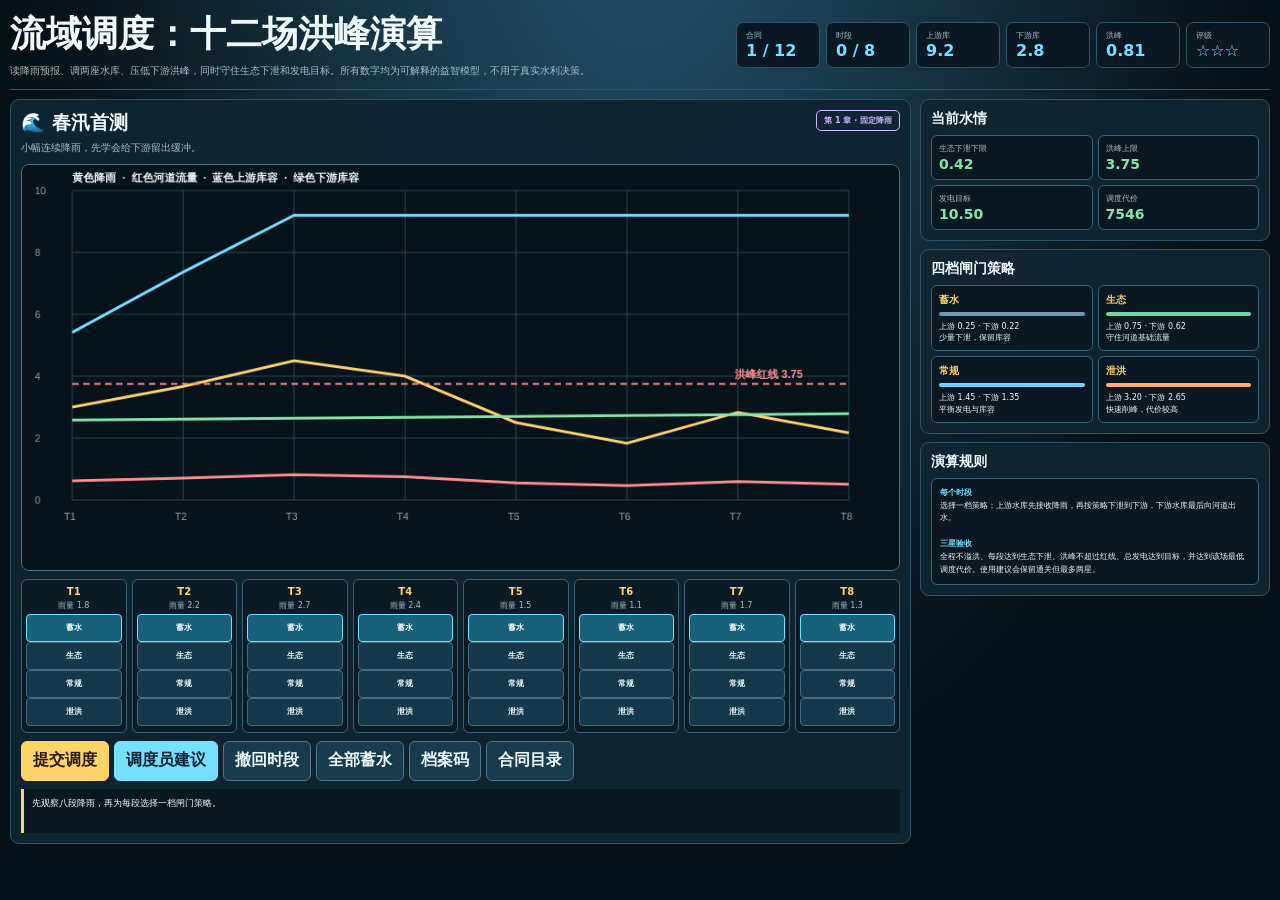
<file: assets/minigames/basin-control.html>
<!doctype html>
<html lang="zh-CN">
<head>
<meta charset="utf-8"><meta name="viewport" content="width=device-width,initial-scale=1,maximum-scale=1,user-scalable=no">
<title>流域调度：十二场洪峰演算</title>
<style>
:root{color-scheme:dark;--bg:#08141c;--panel:#102532;--panel2:#0b1c27;--line:#315367;--text:#effaff;--muted:#a7bfcb;--cyan:#75e0ff;--gold:#ffd26c;--green:#86e4ac;--red:#ff8f8f;--violet:#c9b8ff}*{box-sizing:border-box}html,body{margin:0;min-height:100%;background:radial-gradient(ellipse at 50% -12%,#24526a,#061017 68%);color:var(--text);font-family:"Microsoft YaHei","PingFang SC",system-ui,sans-serif}button,textarea{font:inherit;color:inherit}.app{width:min(1380px,100%);margin:auto;padding:10px}.top{display:flex;justify-content:space-between;align-items:center;gap:12px;padding-bottom:10px;border-bottom:1px solid var(--line)}h1{margin:0;font-size:clamp(23px,3.4vw,36px)}.sub{margin-top:4px;color:var(--muted);font-size:10px;line-height:1.6}.stats{display:flex;gap:6px;flex-wrap:wrap}.stat{min-width:84px;padding:7px 9px;border:1px solid var(--line);border-radius:7px;background:#091822}.stat small{display:block;color:var(--muted);font-size:8px}.stat b{color:var(--cyan);font-size:16px}.layout{display:grid;grid-template-columns:minmax(0,1fr) 350px;gap:9px;margin-top:9px}.panel{border:1px solid var(--line);border-radius:9px;background:rgba(16,37,50,.96)}.main{padding:10px;min-width:0}.main-head{display:flex;justify-content:space-between;gap:8px}.main h2{margin:0;font-size:19px}.chapter{height:max-content;padding:4px 7px;border:1px solid var(--violet);border-radius:5px;color:var(--violet);font-size:8px;font-weight:900}canvas{display:block;width:100%;aspect-ratio:16/7.4;margin-top:8px;border:1px solid #4f7286;border-radius:8px;background:#07131b}.timeline{display:grid;grid-template-columns:repeat(8,1fr);gap:5px;margin-top:8px}.slot{min-width:0;padding:6px 4px;border:1px solid #3d6173;border-radius:6px;background:#0a1b26;text-align:center}.slot b{display:block;color:var(--gold);font-size:10px}.slot small{display:block;color:var(--muted);font-size:8px;margin:3px 0}.slot button{width:100%;min-height:28px;padding:3px 1px;border:1px solid #456d81;border-radius:4px;background:#15384a;font-size:8px;font-weight:900;cursor:pointer}.slot button.active{border-color:var(--cyan);background:#17617a;color:#fff}.slot button:focus-visible{outline:2px solid var(--gold)}.controls{display:flex;gap:5px;flex-wrap:wrap;margin-top:8px}.btn{min-height:40px;padding:8px 11px;border:1px solid #52768a;border-radius:6px;background:#183c4e;font-weight:900;cursor:pointer}.btn:hover{filter:brightness(1.12)}.btn.primary{border-color:var(--gold);background:var(--gold);color:#25200c}.btn.blue{border-color:var(--cyan);background:var(--cyan);color:#062331}.message{min-height:44px;margin-top:8px;padding:8px;border-left:3px solid var(--gold);background:#091822;font-size:9px;line-height:1.55}.side{display:flex;flex-direction:column;gap:8px}.section{padding:10px}.section h2{margin:0 0 7px;font-size:14px}.modes{display:grid;grid-template-columns:1fr 1fr;gap:5px}.mode{padding:7px;border:1px solid #3d6173;border-radius:6px;background:#091822;font-size:8px;line-height:1.4}.mode b{display:block;color:var(--gold);font-size:10px}.mode i{display:block;width:100%;height:4px;margin:5px 0;background:var(--mode);border-radius:5px}.rules{padding:8px;border:1px solid #3d6173;border-radius:6px;background:#091822;font-size:8px;line-height:1.6}.rules b{color:var(--cyan)}.readout{display:grid;grid-template-columns:1fr 1fr;gap:5px}.readout div{padding:7px;border:1px solid #3d6173;border-radius:6px;background:#091822}.readout small{display:block;color:var(--muted);font-size:8px}.readout strong{display:block;margin-top:2px;font-size:14px;color:var(--green)}.overlay{position:fixed;inset:0;z-index:30;display:flex;align-items:center;justify-content:center;padding:12px;background:#02080cee}.overlay.hidden{display:none}.modal{width:min(1040px,100%);max-height:93vh;overflow:auto;padding:15px;border:1px solid #52768a;border-radius:9px;background:#102532}.modal h2{margin:0 0 5px;font-size:25px}.modal>p{margin:0 0 11px;color:var(--muted);font-size:10px;line-height:1.55}.contracts{display:grid;grid-template-columns:repeat(3,1fr);gap:7px}.contract{text-align:left;min-height:130px;padding:9px;border:1px solid #3d6173;border-radius:7px;background:#091822;cursor:pointer}.contract:disabled{opacity:.38;cursor:not-allowed}.contract span{font-size:22px}.contract h3{margin:3px 0;font-size:13px}.contract p{margin:0;color:var(--muted);font-size:8px;line-height:1.45}.stars{color:var(--gold)}.result{padding:12px;border:1px solid #52768a;border-radius:7px;background:#091822}.result strong{color:var(--gold);font-size:24px}.result ul{padding-left:18px;color:var(--muted);font-size:9px;line-height:1.7}.savebox{width:100%;height:130px;padding:8px;border:1px solid #52768a;background:#07131b}.toast{position:fixed;z-index:50;left:50%;bottom:17px;transform:translateX(-50%);padding:8px 12px;border:1px solid var(--gold);border-radius:6px;background:#183c4e;font-size:9px}@media(max-width:900px){.layout{grid-template-columns:1fr}.side{display:grid;grid-template-columns:1fr 1fr}.side .panel:last-child{grid-column:1/-1}}@media(max-width:580px){.app{padding:5px}.top{align-items:flex-start;flex-direction:column}.stats{width:100%}.stat{flex:1;min-width:58px}.main{padding:7px}.main-head{display:block}.chapter{display:inline-block;margin-top:4px}canvas{aspect-ratio:10/8}.timeline{grid-template-columns:repeat(4,1fr)}.slot{min-height:85px}.controls{display:grid;grid-template-columns:repeat(2,1fr)}.side{display:flex}.contracts{grid-template-columns:1fr}.contract{min-height:104px}}
</style>
</head>
<body>
<main class="app"><header class="top"><div><h1>流域调度：十二场洪峰演算</h1><div class="sub">读降雨预报、调两座水库、压低下游洪峰，同时守住生态下泄和发电目标。所有数字均为可解释的益智模型，不用于真实水利决策。</div></div><div class="stats"><div class="stat"><small>合同</small><b id="contractStat">1 / 12</b></div><div class="stat"><small>时段</small><b id="periodStat">0 / 8</b></div><div class="stat"><small>上游库</small><b id="upperStat">-</b></div><div class="stat"><small>下游库</small><b id="lowerStat">-</b></div><div class="stat"><small>洪峰</small><b id="peakStat">-</b></div><div class="stat"><small>评级</small><b id="starStat">☆☆☆</b></div></div></header>
<div class="layout"><section class="panel main"><div class="main-head"><div><h2 id="contractTitle"></h2><div class="sub" id="contractBrief"></div></div><span class="chapter" id="chapterLabel"></span></div><canvas id="basinCanvas" width="960" height="445" aria-label="降雨、下泄与库容曲线"></canvas><div class="timeline" id="timeline"></div><div class="controls"><button class="btn primary" id="submitBtn">提交调度</button><button class="btn blue" id="hintBtn">调度员建议</button><button class="btn" id="undoBtn">撤回时段</button><button class="btn" id="clearBtn">全部蓄水</button><button class="btn" id="archiveBtn">档案码</button><button class="btn" id="bookBtn">合同目录</button></div><div class="message" id="message"></div></section><aside class="side"><section class="panel section"><h2>当前水情</h2><div class="readout"><div><small>生态下泄下限</small><strong id="ecoReadout">-</strong></div><div><small>洪峰上限</small><strong id="limitReadout">-</strong></div><div><small>发电目标</small><strong id="powerReadout">-</strong></div><div><small>调度代价</small><strong id="costReadout">-</strong></div></div></section><section class="panel section"><h2>四档闸门策略</h2><div class="modes" id="modes"></div></section><section class="panel section"><h2>演算规则</h2><div class="rules"><b>每个时段</b><br>选择一档策略；上游水库先接收降雨，再按策略下泄到下游，下游水库最后向河道出水。<br><br><b>三星验收</b><br>全程不溢洪、每段达到生态下泄、洪峰不超过红线、总发电达到目标，并达到该场最低调度代价。使用建议会保留通关但最多两星。</div></section></aside></div></main>
<div class="overlay" id="bookOverlay"><section class="modal"><h2>十二场洪峰演算</h2><p>四章逐步加入高峰降雨、库容余量、生态底线和发电约束。正式参考解由同一套约束枚举器生成，玩家可以先观察水情，再逐时段安排闸门策略。</p><div class="contracts" id="contracts"></div></section></div>
<div class="overlay hidden" id="infoOverlay"><section class="modal"><h2 id="infoTitle"></h2><div id="infoBody"></div><div class="controls"><button class="btn primary" id="closeInfoBtn">返回调度台</button></div></section></div>
<script>
(()=>{"use strict";
const $=id=>document.getElementById(id),SAVE="basinControlV1",canvas=$("basinCanvas"),ctx=canvas.getContext("2d");
const MODES=[{key:"hold",name:"蓄水",a:.25,b:.22,c:"#6c9caf",desc:"少量下泄，保留库容"},{key:"eco",name:"生态",a:.75,b:.62,c:"#70d5a1",desc:"守住河道基础流量"},{key:"normal",name:"常规",a:1.45,b:1.35,c:"#75cfff",desc:"平衡发电与库容"},{key:"surge",name:"泄洪",a:3.20,b:2.65,c:"#ffab72",desc:"快速削峰，代价较高"}];
const SEEDS=[
 ["春汛首测","小幅连续降雨，先学会给下游留出缓冲。",[1.8,2.2,2.7,2.4,1.5,1.1,1.7,1.3],9.2,7.5,3.75,10.5,.42],
 ["峡谷回声","第二天出现短促强降雨，洪峰窗口只有两个时段。",[1.1,2.4,3.8,4.1,3.2,1.7,1.2,1.0],9.6,7.2,3.90,11.2,.45],
 ["稻田放水","农业用水与生态底线同时抬高，不能只盯着洪峰。",[2.5,2.1,1.8,2.9,3.3,2.5,1.6,1.2],10.2,8.4,3.85,11.5,.48],
 ["夜航暴雨","夜间峰值来得快，留给调度的余量很少。",[1.0,1.3,2.2,4.6,4.4,3.6,1.8,1.1],10.0,7.8,4.00,11.8,.44],
 ["双库错峰","上下游库容不同步，过早泄洪反而会叠加流量。",[2.8,3.4,2.5,1.4,2.2,3.6,2.9,1.5],9.5,7.4,3.80,11.0,.46],
 ["冷锋转向","降雨逐段北移，第二座水库要承担主要缓冲。",[3.1,2.7,2.0,1.2,1.0,2.8,4.0,3.5],10.4,8.0,3.95,11.5,.50],
 ["石门高水位","初始库容已经偏高，蓄水策略很快会失效。",[2.2,2.4,2.8,3.0,2.6,2.0,1.7,1.4],8.8,7.0,3.70,12.0,.52],
 ["回水顶托","下游排水受限，连续两段常规策略会形成回水。",[1.5,2.0,3.0,3.8,3.4,2.9,2.0,1.6],9.3,6.8,3.65,11.8,.48],
 ["秋潮叠加","入流和潮位同向，发电目标提高但洪峰线更严格。",[2.0,2.6,3.2,3.6,3.1,2.4,2.0,1.8],10.0,7.4,3.80,12.2,.50],
 ["山谷连雨","没有明显峰值，长期小雨会把库容慢慢推满。",[2.6,2.7,2.8,2.6,2.5,2.4,2.1,1.9],10.1,8.6,3.85,11.6,.46],
 ["三峰追击","三次峰值互相追赶，任何一次错误都会压缩下一次余量。",[1.4,3.9,2.1,4.2,2.0,3.8,2.4,1.5],9.7,7.0,3.80,12.0,.49],
 ["终局合流","全规则合流的最终合同，要求安全、生态与发电同时达标。",[2.8,3.5,3.0,4.0,3.2,2.4,2.9,1.8],10.0,7.6,3.95,12.5,.52]
];
function makeScenario(i){const s=SEEDS[i];return{index:i,name:s[0],brief:s[1],rain:s[2],capA:s[3],capB:s[4],peakLimit:s[5],powerTarget:s[6],eco:s[7],startA:s[3]*.42,startB:s[4]*.34,targetA:s[3]*.42,targetB:s[4]*.34,objective:0,reference:[]}};
const BASINS=SEEDS.map((_,i)=>makeScenario(i));
function step(s,mode,a,b,t){const rain=s.rain[t],beforeA=a+rain,outA=Math.min(beforeA,mode.a),afterA=beforeA-outA,spillA=Math.max(0,afterA-s.capA),nextA=afterA-spillA,beforeB=b+outA,outB=Math.min(beforeB,mode.b),afterB=beforeB-outB,spillB=Math.max(0,afterB-s.capB),nextB=afterB-spillB,river=rain*.22+outB;return{a:nextA,b:nextB,outA,outB,spill:spillA+spillB,river,power:outA*.72+outB,eco:outB>=s.eco-.000001}}
function evaluate(index,schedule,hints=0){const s=BASINS[index],errors=[],steps=[];let a=s.startA,b=s.startB,peak=0,power=0,spill=0;for(let t=0;t<8;t++){const m=MODES[Math.max(0,Math.min(3,+schedule?.[t]||0))],r=step(s,m,a,b,t);a=r.a;b=r.b;peak=Math.max(peak,r.river);power+=r.power;spill+=r.spill;steps.push({...r,t,mode:m});if(!r.eco)errors.push(`第 ${t+1} 段生态下泄不足`);if(r.spill>0)errors.push(`第 ${t+1} 段库容溢洪`)}if(peak>s.peakLimit+.0001)errors.push(`洪峰 ${peak.toFixed(2)} 超过 ${s.peakLimit.toFixed(2)}`);if(power<s.powerTarget-.0001)errors.push(`发电量 ${power.toFixed(2)} 未达 ${s.powerTarget.toFixed(2)}`);if(a<.55||a>s.capA-.2)errors.push("上游期末库容不在安全区");if(b<.45||b>s.capB-.2)errors.push("下游期末库容不在安全区");const cost=Math.round(peak*100+Math.abs(a-s.targetA)*18+Math.abs(b-s.targetB)*18+spill*1000);const pass=errors.length===0;return{pass,errors,steps,peak,power,spill,a,b,cost,stars:pass?1+(cost<=s.objective?1:0)+(cost<=s.objective&&hints===0?1:0):0}}
function solve(index){const s=BASINS[index];let best=null,schedule=Array(8).fill(0);function visit(t){if(t===8){const r=evaluate(index,schedule);if(!r.pass)return;if(!best||r.cost<best.cost){best={schedule:[...schedule],...r}}return}for(let m=0;m<4;m++){schedule[t]=m;visit(t+1)}}visit(0);return best}
BASINS.forEach((s,i)=>{const answer=solve(i);if(answer){s.reference=answer.schedule;s.objective=answer.cost}else{s.reference=Array(8).fill(2);s.objective=evaluate(i,s.reference).cost}});
const baseEvaluate=evaluate;evaluate=(index,schedule,hints=0)=>baseEvaluate(index,schedule,hints||(q&&schedule===q.schedule?q.hints:0));
function validateContent(){const errors=[],references=[];for(const s of BASINS){const r=evaluate(s.index,s.reference);if(!r.pass)errors.push(`${s.name} 参考解不可行：${r.errors.join("/")}`);if(r.cost!==s.objective)errors.push(`${s.name} 代价不是最优`);references.push({name:s.name,periods:8,peak:+r.peak.toFixed(2),power:+r.power.toFixed(2),cost:r.cost,stars:r.stars})}return{valid:!errors.length,errors,contracts:BASINS.length,periods:96,references}}
function freshProfile(){return{v:1,unlocked:1,stars:Array(12).fill(0),best:Array(12).fill(null),clears:0}}function norm(v={}){return{v:1,unlocked:Math.max(1,Math.min(12,+v.unlocked||1)),stars:Array.from({length:12},(_,i)=>Math.max(0,Math.min(3,+v.stars?.[i]||0))),best:Array.from({length:12},(_,i)=>Number.isFinite(v.best?.[i])?v.best[i]:null),clears:+v.clears||0}}function fresh(index){return{v:1,basin:index,schedule:Array(8).fill(0),history:[],hints:0,message:"先观察八段降雨，再为每段选择一档闸门策略。"}}let profile=freshProfile(),q=null;function hash(t){let h=2166136261;for(const c of t){h^=c.charCodeAt(0);h=Math.imul(h,16777619)}return(h>>>0).toString(36)}function encode(){const raw=JSON.stringify({v:1,profile,q}),body=btoa(unescape(encodeURIComponent(raw)));return`BASIN1.${body}.${hash(body)}`}function decode(code){const m=String(code).trim().match(/^BASIN1\.([A-Za-z0-9+/=]+)\.([a-z0-9]+)$/);if(!m||hash(m[1])!==m[2])throw Error("档案校验失败");const d=JSON.parse(decodeURIComponent(escape(atob(m[1]))));if(d.v!==1)throw Error("档案版本不兼容");return{profile:norm(d.profile),q:d.q}}function save(){localStorage.setItem(SAVE,JSON.stringify({v:1,profile,q}))}function load(){try{const d=JSON.parse(localStorage.getItem(SAVE));if(d?.v===1){profile=norm(d.profile);q=d.q}}catch{}}function toast(t){const e=document.createElement("div");e.className="toast";e.textContent=t;document.body.append(e);setTimeout(()=>e.remove(),1400)}function start(index){if(index>=profile.unlocked)return;q=fresh(index);$("bookOverlay").classList.add("hidden");$("infoOverlay").classList.add("hidden");save();draw()}function setMode(t,m){if(!q)return;q.history.push({schedule:[...q.schedule]});q.schedule[t]=m;q.message=`第 ${t+1} 段改为“${MODES[m].name}”策略。`;save();draw()}function undo(){const old=q?.history.pop();if(!old)return toast("没有可撤回的时段");q.schedule=old.schedule;q.message="已撤回上一项调度。";save();draw()}function hint(){const s=BASINS[q.basin];q.history.push({schedule:[...q.schedule]});q.schedule=[...s.reference];q.hints++;q.message="调度员已装入最低代价参考方案；本场最多获得两星。";save();draw();return evaluate(q.basin,q.schedule)}function submit(){const s=BASINS[q.basin],r=evaluate(q.basin,q.schedule);if(!r.pass){q.message=`调度未通过：${r.errors[0]||"仍有约束未满足"}。`;save();draw();return r}profile.stars[q.basin]=Math.max(profile.stars[q.basin],r.stars);profile.best[q.basin]=profile.best[q.basin]==null?r.cost:Math.min(profile.best[q.basin],r.cost);profile.unlocked=Math.max(profile.unlocked,Math.min(12,q.basin+2));profile.clears++;save();$("infoTitle").textContent=`调度报告 · ${s.name}`;$("infoBody").innerHTML=`<div class="result"><strong>${"★".repeat(r.stars)}${"☆".repeat(3-r.stars)}</strong><ul><li>洪峰：${r.peak.toFixed(2)} / 红线 ${s.peakLimit.toFixed(2)}</li><li>总发电：${r.power.toFixed(2)} / 目标 ${s.powerTarget.toFixed(2)}</li><li>期末库容：上游 ${r.a.toFixed(2)}，下游 ${r.b.toFixed(2)}</li><li>调度代价：${r.cost} / 三星线 ${s.objective}；建议 ${q.hints} 次</li></ul>${q.basin<11?'<button class="btn primary" id="nextBtn">下一场合同</button>':""}</div>`;$("infoOverlay").classList.remove("hidden");if($("nextBtn"))$("nextBtn").onclick=()=>start(q.basin+1);draw();return r}
function drawCanvas(){const s=BASINS[q.basin],r=evaluate(q.basin,q.schedule);ctx.clearRect(0,0,960,445);ctx.fillStyle="#07131b";ctx.fillRect(0,0,960,445);const left=55,top=28,w=850,h=340;ctx.strokeStyle="#29495a";ctx.lineWidth=1;for(let i=0;i<=5;i++){const y=top+h-i*h/5;ctx.beginPath();ctx.moveTo(left,y);ctx.lineTo(left+w,y);ctx.stroke();ctx.fillStyle="#89a7b5";ctx.font="11px sans-serif";ctx.fillText((i*2).toFixed(0),14,y+4)}for(let t=0;t<8;t++){const x=left+t*w/7;ctx.beginPath();ctx.moveTo(x,top);ctx.lineTo(x,top+h);ctx.stroke();ctx.fillStyle="#89a7b5";ctx.fillText(`T${t+1}`,x-9,top+h+22)}function line(values,color,max=10){ctx.strokeStyle=color;ctx.lineWidth=3;ctx.beginPath();values.forEach((v,i)=>{const x=left+i*w/7,y=top+h-Math.min(max,v)/max*h;i?ctx.lineTo(x,y):ctx.moveTo(x,y)});ctx.stroke()}line(s.rain,"#ffd26c",6);line(r.steps.map(x=>x.river),"#ff8f8f",10);line(r.steps.map(x=>x.a),"#75e0ff",10);line(r.steps.map(x=>x.b),"#86e4ac",10);ctx.setLineDash([7,5]);ctx.strokeStyle="#ff8f8f";ctx.lineWidth=2;const ly=top+h-Math.min(10,s.peakLimit)/10*h;ctx.beginPath();ctx.moveTo(left,ly);ctx.lineTo(left+w,ly);ctx.stroke();ctx.setLineDash([]);ctx.fillStyle="#effaff";ctx.font="bold 12px sans-serif";ctx.fillText("黄色降雨  ·  红色河道流量  ·  蓝色上游库容  ·  绿色下游库容",left,18);ctx.fillStyle="#ff8f8f";ctx.fillText(`洪峰红线 ${s.peakLimit.toFixed(2)}`,left+w-125,ly-7);}
function drawContracts(){$("contracts").innerHTML=BASINS.map((s,i)=>`<button class="contract" data-basin="${i}" ${i>=profile.unlocked?"disabled":""}><span>${["🌱","🌧️","🌾","🌙"][Math.floor(i/3)]}</span><h3>${i+1}. ${s.name}</h3><p>第 ${Math.floor(i/3)+1} 章 · 8 个时段 · 洪峰 ${s.peakLimit.toFixed(1)} · 发电 ${s.powerTarget.toFixed(1)}</p><div class="stars">${"★".repeat(profile.stars[i])}${"☆".repeat(3-profile.stars[i])}</div></button>`).join("");document.querySelectorAll("[data-basin]").forEach(b=>b.onclick=()=>start(+b.dataset.basin))}
function draw(){if(!q)return;const s=BASINS[q.basin],r=evaluate(q.basin,q.schedule);$("contractStat").textContent=`${q.basin+1} / 12`;$("periodStat").textContent=`${q.schedule.filter((_,i)=>q.history.length?true:q.schedule[i]!==0).length} / 8`;$("upperStat").textContent=r.a.toFixed(1);$("lowerStat").textContent=r.b.toFixed(1);$("peakStat").textContent=r.steps.length?r.peak.toFixed(2):"-";$("starStat").textContent="★".repeat(profile.stars[q.basin])+"☆".repeat(3-profile.stars[q.basin]);$("contractTitle").textContent=`🌊 ${s.name}`;$("contractBrief").textContent=s.brief;$("chapterLabel").textContent=`第 ${Math.floor(q.basin/3)+1} 章 · 固定降雨`;$("ecoReadout").textContent=s.eco.toFixed(2);$("limitReadout").textContent=s.peakLimit.toFixed(2);$("powerReadout").textContent=s.powerTarget.toFixed(2);$("costReadout").textContent=r.cost;$("message").textContent=q.message;$("timeline").innerHTML=q.schedule.map((m,t)=>`<div class="slot"><b>T${t+1}</b><small>雨量 ${s.rain[t].toFixed(1)}</small>${MODES.map((mode,i)=>`<button class="${m===i?"active":""}" data-slot="${t}" data-mode="${i}" style="--mode:${mode.c}">${mode.name}</button>`).join("")}</div>`).join("");document.querySelectorAll("[data-slot]").forEach(b=>b.onclick=()=>setMode(+b.dataset.slot,+b.dataset.mode));$("modes").innerHTML=MODES.map(m=>`<div class="mode"><b>${m.name}</b><i style="--mode:${m.c}"></i>上游 ${m.a.toFixed(2)} · 下游 ${m.b.toFixed(2)}<br>${m.desc}</div>`).join("");drawCanvas();drawContracts();save()}
canvas.addEventListener("click",()=>toast("请在下方时段卡选择闸门策略"));$("submitBtn").onclick=submit;$("hintBtn").onclick=hint;$("undoBtn").onclick=undo;$("clearBtn").onclick=()=>{if(!q)return;q.history.push({schedule:[...q.schedule]});q.schedule=Array(8).fill(0);q.message="已将八个时段恢复为蓄水策略。";save();draw()};$("archiveBtn").onclick=()=>{$("infoTitle").textContent="跨设备调度档案";$("infoBody").innerHTML=`<p class="sub">当前合同、星级、最低代价和时段策略已封装为带校验的档案码。</p><textarea class="savebox" id="saveCode">${encode()}</textarea><div class="controls"><button class="btn" id="copyBtn">复制导出</button><button class="btn" id="importBtn">导入上方档案</button></div>`;$("infoOverlay").classList.remove("hidden");$("copyBtn").onclick=()=>navigator.clipboard?.writeText($("saveCode").value);$("importBtn").onclick=()=>{try{const d=decode($("saveCode").value);profile=d.profile;q=d.q||fresh(0);$("infoOverlay").classList.add("hidden");draw();toast("档案导入成功")}catch(e){toast(e.message)}}};$("bookBtn").onclick=()=>{$("bookOverlay").classList.remove("hidden");drawContracts()};$("closeInfoBtn").onclick=()=>$("infoOverlay").classList.add("hidden");
load();if(!q)q=fresh(0);$("bookOverlay").classList.add("hidden");draw();window.__basinControl={BASINS,MODES,evaluate,solve,validateContent,fresh,state:()=>q,profile:()=>profile,start,setMode,undo,hint,submit,encode,decode};
})();
</script>
</body>
</html>
</file>
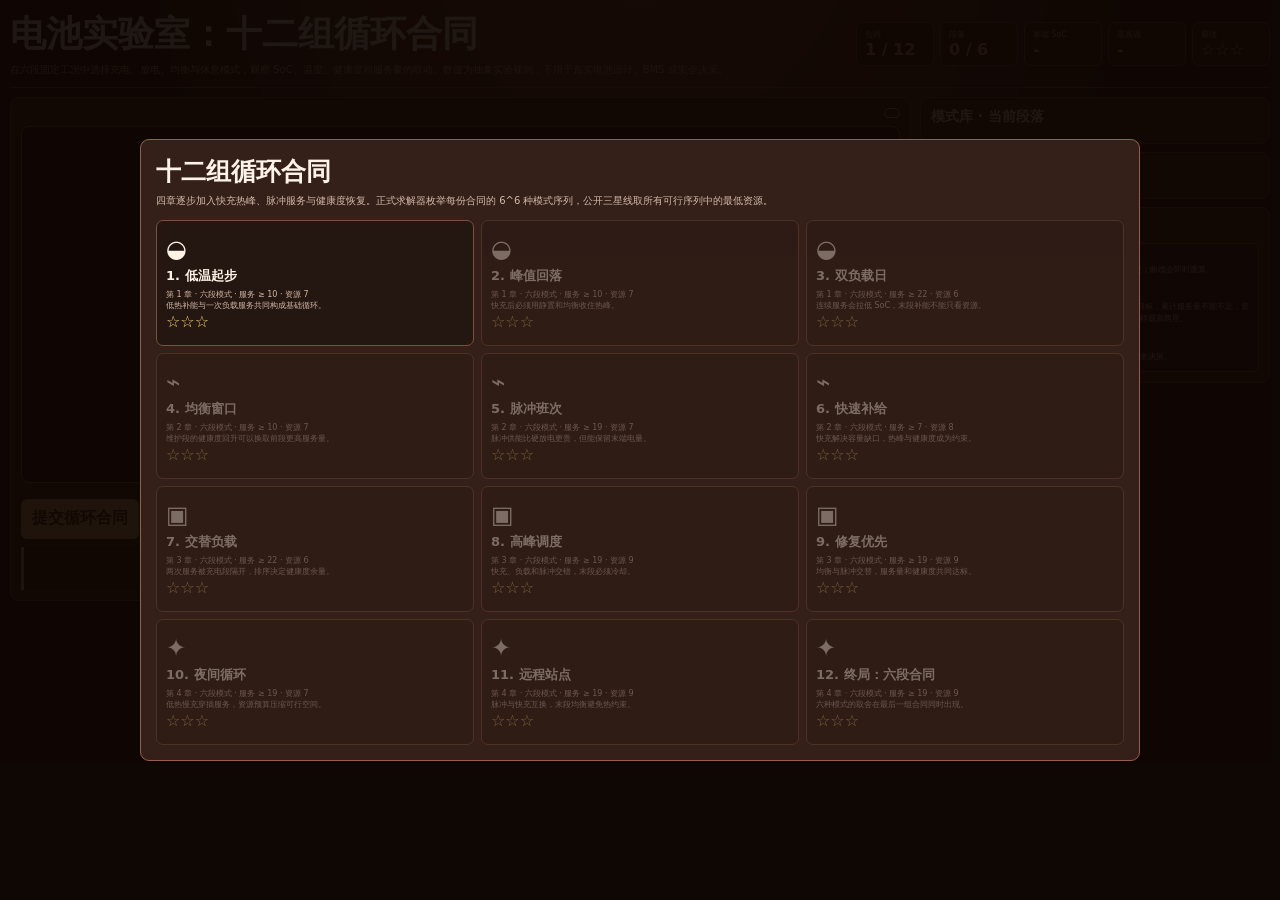
<file: assets/minigames/battery-cycle.html>
<!doctype html>
<html lang="zh-CN">
<head>
<meta charset="utf-8"><meta name="viewport" content="width=device-width,initial-scale=1,maximum-scale=1,user-scalable=no">
<title>电池实验室：十二组循环合同</title>
<style>
:root{color-scheme:dark;--bg:#17100d;--panel:#342019;--panel2:#241610;--line:#79513c;--text:#fff3e8;--muted:#d4b9a8;--orange:#ffb66e;--gold:#f6d078;--green:#83dda1;--red:#ff8d87;--blue:#8bcaff;--violet:#c9b0ff}*{box-sizing:border-box}html,body{margin:0;min-height:100%;background:radial-gradient(ellipse at 50% -20%,#87452c,#100906 60%);color:var(--text);font-family:"Microsoft YaHei","PingFang SC",system-ui,sans-serif}button,textarea{font:inherit;color:inherit}.app{width:min(1340px,100%);margin:auto;padding:10px}.top{display:flex;align-items:center;justify-content:space-between;gap:10px;padding-bottom:9px;border-bottom:1px solid var(--line)}h1{margin:0;font-size:clamp(23px,3.5vw,36px)}.sub{margin-top:3px;color:var(--muted);font-size:10px;line-height:1.55}.stats{display:flex;gap:6px;flex-wrap:wrap}.stat{min-width:78px;padding:6px 8px;border:1px solid var(--line);border-radius:7px;background:#21120d}.stat small{display:block;color:var(--muted);font-size:8px}.stat b{color:var(--orange);font-size:16px}.layout{display:grid;grid-template-columns:minmax(0,1fr) 350px;gap:9px;margin-top:9px}.panel{border:1px solid var(--line);border-radius:9px;background:rgba(52,32,25,.97)}.lab{padding:10px;min-width:0}.lab-head{display:flex;justify-content:space-between;gap:9px}.lab h2{margin:0;font-size:19px}.chapter{height:max-content;padding:4px 7px;border:1px solid var(--violet);border-radius:5px;color:var(--violet);font-size:8px;font-weight:900}canvas{display:block;width:100%;aspect-ratio:16/6.5;margin-top:8px;border:1px solid #95604a;border-radius:8px;background:#180e0a}.periods{display:grid;grid-template-columns:repeat(6,1fr);gap:5px;margin-top:8px}.period{min-height:74px;padding:6px;border:1px solid #79513c;border-radius:6px;background:#241610;text-align:left;cursor:pointer}.period.active{outline:2px solid var(--orange);background:#543324}.period.bad{border-color:var(--red)}.period b,.period small{display:block}.period b{font-size:9px}.period small{margin-top:3px;color:var(--muted);font-size:7px;line-height:1.35}.controls{display:flex;gap:5px;flex-wrap:wrap;margin-top:8px}.btn{min-height:40px;padding:8px 10px;border:1px solid #95604a;border-radius:6px;background:#603824;font-weight:900;cursor:pointer}.btn:hover{filter:brightness(1.13)}.btn.primary{border-color:var(--gold);background:var(--gold);color:#38200f}.btn.orange{border-color:var(--orange);background:var(--orange);color:#3a1b0c}.message{min-height:43px;margin-top:8px;padding:8px;border-left:3px solid var(--gold);background:#21120d;font-size:9px;line-height:1.55}.side{display:flex;flex-direction:column;gap:8px}.section{padding:10px}.section h2{margin:0 0 7px;font-size:14px}.modes{display:grid;grid-template-columns:1fr 1fr;gap:5px}.mode{min-height:62px;padding:7px;border:1px solid #79513c;border-radius:6px;background:#241610;text-align:left;cursor:pointer}.mode.active{outline:2px solid var(--orange);background:#543324}.mode b,.mode small{display:block}.mode b{font-size:9px}.mode small{margin-top:3px;color:var(--muted);font-size:7px;line-height:1.35}.metrics{display:grid;grid-template-columns:1fr 1fr;gap:5px}.metric{padding:7px;border:1px solid #79513c;border-radius:6px;background:#241610;font-size:8px;line-height:1.5}.metric b{display:block;color:var(--gold)}.rules{padding:8px;border:1px solid #79513c;border-radius:6px;background:#241610;font-size:8px;line-height:1.55}.rules b{color:var(--orange)}.overlay{position:fixed;inset:0;z-index:30;display:flex;align-items:center;justify-content:center;padding:12px;background:#100704ee}.overlay.hidden{display:none}.modal{width:min(1000px,100%);max-height:93vh;overflow:auto;padding:15px;border:1px solid #95604a;border-radius:9px;background:#342019}.modal h2{margin:0 0 5px;font-size:25px}.modal>p{margin:0 0 11px;color:var(--muted);font-size:10px;line-height:1.55}.contracts{display:grid;grid-template-columns:repeat(3,1fr);gap:7px}.contract-card{text-align:left;min-height:126px;padding:9px;border:1px solid #79513c;border-radius:7px;background:#241610;cursor:pointer}.contract-card:disabled{opacity:.36}.contract-card span{font-size:24px}.contract-card h3{margin:4px 0;font-size:13px}.contract-card p{margin:0;color:var(--muted);font-size:8px;line-height:1.45}.stars{color:var(--gold)}.result{padding:12px;border:1px solid #95604a;border-radius:7px;background:#241610}.result strong{color:var(--gold);font-size:24px}.result ul{padding-left:18px;color:var(--muted);font-size:9px;line-height:1.7}.savebox{width:100%;height:130px;padding:8px;border:1px solid #95604a;background:#180e0a}.toast{position:fixed;z-index:50;left:50%;bottom:17px;transform:translateX(-50%);padding:8px 12px;border:1px solid var(--gold);border-radius:6px;background:#603824;font-size:9px}@media(max-width:900px){.layout{grid-template-columns:1fr}.side{display:grid;grid-template-columns:1fr 1fr}.side .panel:last-child{grid-column:1/-1}}@media(max-width:580px){.app{padding:5px}.top{align-items:flex-start;flex-direction:column}.stats{width:100%}.stat{flex:1;min-width:58px}.lab{padding:7px}.lab-head{display:block}.chapter{display:inline-block;margin-top:4px}canvas{aspect-ratio:10/7}.periods{grid-template-columns:repeat(3,1fr)}.period{min-height:67px}.controls{display:grid;grid-template-columns:repeat(2,1fr)}.side{display:flex}.contracts{grid-template-columns:1fr}.contract-card{min-height:104px}}
</style></head>
<body><main class="app"><header class="top"><div><h1>电池实验室：十二组循环合同</h1><div class="sub">在六段固定工况中选择充电、放电、均衡与休息模式，观察 SoC、温度、健康度和服务量的联动。数值为抽象实验规则，不用于真实电池设计、BMS 或安全决策。</div></div><div class="stats"><div class="stat"><small>合同</small><b id="contractStat">1 / 12</b></div><div class="stat"><small>段落</small><b id="periodStat">0 / 6</b></div><div class="stat"><small>末端 SoC</small><b id="socStat">-</b></div><div class="stat"><small>最高温</small><b id="tempStat">-</b></div><div class="stat"><small>最佳</small><b id="starStat">☆☆☆</b></div></div></header><div class="layout"><section class="panel lab"><div class="lab-head"><div><h2 id="contractTitle"></h2><div class="sub" id="contractBrief"></div></div><span class="chapter" id="chapterLabel"></span></div><canvas id="cycleCanvas" width="960" height="390" aria-label="电池循环状态曲线"></canvas><div class="periods" id="periods"></div><div class="controls"><button class="btn primary" id="submitBtn">提交循环合同</button><button class="btn orange" id="hintBtn">研究员校样</button><button class="btn" id="undoBtn">撤回模式</button><button class="btn" id="resetBtn">恢复基线</button><button class="btn" id="archiveBtn">档案码</button><button class="btn" id="bookBtn">合同目录</button></div><div class="message" id="message"></div></section><aside class="side"><section class="panel section"><h2>模式库 · 当前段落</h2><div class="modes" id="modes"></div></section><section class="panel section"><h2>本合同验收</h2><div class="metrics" id="metrics"></div></section><section class="panel section"><h2>实验规则</h2><div class="rules"><b>状态传递</b><br>每段模式都会把 SoC、温度、健康度和服务量传给下一段；曲线会即时重算。<br><br><b>合同条件</b><br>所有段落都不能超过热上限，末端 SoC 和健康度要达到目标，累计服务量不能不足，资源不能超预算。三星取正式枚举器的最低资源解，使用校样最高两星。<br><br><b>边界声明</b><br>这是离散抽象益智模型，不用于真实电池、储能系统或安全决策。</div></section></aside></div></main><div class="overlay" id="bookOverlay"><section class="modal"><h2>十二组循环合同</h2><p>四章逐步加入快充热峰、脉冲服务与健康度恢复。正式求解器枚举每份合同的 6^6 种模式序列，公开三星线取所有可行序列中的最低资源。</p><div class="contracts" id="contracts"></div></section></div><div class="overlay hidden" id="infoOverlay"><section class="modal"><h2 id="infoTitle"></h2><div id="infoBody"></div><div class="controls"><button class="btn primary" id="closeInfoBtn">返回实验台</button></div></section></div>
<script>
(()=>{"use strict";const $=id=>document.getElementById(id),SAVE="batteryCycleV1",canvas=$("cycleCanvas"),ctx=canvas.getContext("2d");
const MODES={rest:{n:"静置冷却",soc:0,temp:-.8,health:.12,service:0,energy:0,desc:"降温并恢复少量健康度"},slow:{n:"慢速充电",soc:10,temp:1.1,health:-.08,service:0,energy:2,desc:"稳定补能，热量较低"},fast:{n:"快速充电",soc:18,temp:3.3,health:-.55,service:0,energy:4,desc:"高补能，高热峰"},load:{n:"负载放电",soc:-12,temp:1.4,health:-.42,service:12,energy:1,desc:"提供服务，消耗电量"},balance:{n:"均衡维护",soc:0,temp:-.4,health:.35,service:0,energy:1,desc:"缓慢降温并修复健康度"},pulse:{n:"脉冲供能",soc:-5,temp:2,health:-.3,service:9,energy:2,desc:"短时服务，热量适中"}};
const SEEDS=[["低温起步","低热补能与一次负载服务共同构成基础循环。",40,["slow","slow","load","rest","slow","balance"]],["峰值回落","快充后必须用静置和均衡收住热峰。",44,["fast","rest","load","balance","slow","rest"]],["双负载日","连续服务会拉低 SoC，末段补能不能只看资源。",48,["slow","load","load","slow","balance","rest"]],["均衡窗口","维护段的健康度回升可以换取前段更高服务量。",42,["balance","slow","load","fast","rest","balance"]],["脉冲班次","脉冲供能比硬放电更贵，但能保留末端电量。",46,["pulse","rest","slow","load","balance","slow"]],["快速补给","快充解决容量缺口，热峰与健康度成为约束。",40,["slow","fast","rest","pulse","balance","rest"]],["交替负载","两次服务被充电段隔开，排序决定健康度余量。",50,["load","slow","balance","slow","load","rest"]],["高峰调度","快充、负载和脉冲交错，末段必须冷却。",44,["fast","load","rest","slow","balance","pulse"]],["修复优先","均衡与脉冲交替，服务量和健康度共同达标。",42,["balance","pulse","slow","load","fast","rest"]],["夜间循环","低热慢充穿插服务，资源预算压缩可行空间。",46,["slow","load","balance","pulse","slow","rest"]],["远程站点","脉冲与快充互换，末段均衡避免热约束。",40,["pulse","slow","rest","load","balance","fast"]],["终局：六段合同","六种模式的取舍在最后一组合同同时出现。",48,["fast","balance","load","slow","pulse","rest"]]];
function round(n){return Math.round(n*100)/100}function simulate(plan,c){let soc=c.startSoc,temp=22,health=100,service=0,energy=0,rows=[];for(let i=0;i<6;i++){const mode=MODES[plan[i]]||MODES.rest;soc=round(Math.max(0,Math.min(100,soc+mode.soc)));temp=round(Math.max(12,temp+mode.temp));health=round(Math.max(0,Math.min(100,health+mode.health)));service+=mode.service;energy+=mode.energy;rows.push({i,mode:plan[i],soc,temp,health,service,energy})}return{rows,soc,temp,health,service,energy}}
function buildContract(index){const [name,brief,startSoc,intended]=SEEDS[index],base={startSoc},sample=simulate(intended,base),maxTemp=Math.max(...sample.rows.map(x=>x.temp));return{index,name,brief,chapter:Math.floor(index/3),startSoc,intended,targetSoc:round(sample.soc-1),minHealth:round(sample.health-.25),maxTemp:round(maxTemp+.4),serviceNeed:Math.max(6,sample.service-2),budget:sample.energy,reference:[],objective:0}}
const CONTRACTS=SEEDS.map((_,i)=>buildContract(i));
function evaluate(index,plan,hints=0){const c=CONTRACTS[index],s=simulate(plan,c),errors=[];if(!Array.isArray(plan)||plan.length!==6||plan.some(x=>!MODES[x]))errors.push("六段模式未完整设置");s.rows.forEach((row,i)=>{if(row.temp>c.maxTemp)errors.push(`第 ${i+1} 段温度 ${row.temp} 超过 ${c.maxTemp}`)});if(s.soc<c.targetSoc)errors.push(`末端 SoC ${s.soc} 低于 ${c.targetSoc}`);if(s.health<c.minHealth)errors.push(`健康度 ${s.health} 低于 ${c.minHealth}`);if(s.service<c.serviceNeed)errors.push(`服务量 ${s.service} 低于 ${c.serviceNeed}`);if(s.energy>c.budget)errors.push(`资源 ${s.energy} 超过预算 ${c.budget}`);const pass=!errors.length,efficient=pass&&s.energy<=c.objective,stars=pass?1+(efficient?1:0)+(efficient&&hints===0?1:0):0;return{pass,errors,rows:s.rows,soc:s.soc,temp:s.temp,health:s.health,service:s.service,energy:s.energy,efficient,stars,hints}}
function solve(index){const c=CONTRACTS[index],keys=Object.keys(MODES);let best=null;function walk(plan){if(plan.length===6){const r=evaluate(index,plan,0);if(r.pass&&(!best||r.energy<best.energy||r.energy===best.energy&&r.health>best.health))best={plan:[...plan],energy:r.energy,health:r.health};return}for(const key of keys)walk([...plan,key])}walk([]);return best}
CONTRACTS.forEach(c=>{const s=solve(c.index);c.reference=s?.plan||[];c.objective=s?.energy??999;c.budget=Math.min(c.budget,c.objective)});
function validateContent(){const errors=[],references=[];for(const c of CONTRACTS){const r=evaluate(c.index,c.reference,0),initial=evaluate(c.index,Array(6).fill("rest"),0),s=solve(c.index);if(r.stars!==3)errors.push(`${c.name} 参考循环未三星`);if(initial.pass)errors.push(`${c.name} 静置基线已通过`);if(!s||s.energy!==c.objective)errors.push(`${c.name} 最低资源求解失败`);references.push({name:c.name,periods:6,energy:c.objective,service:r.service,stars:r.stars})}return{valid:!errors.length,errors,contracts:CONTRACTS.length,periods:CONTRACTS.length*6,modes:Object.keys(MODES).length,references}}
function freshProfile(){return{v:1,unlocked:1,stars:Array(12).fill(0),best:Array(12).fill(null),clears:0}}function norm(v={}){return{v:1,unlocked:Math.max(1,Math.min(12,+v.unlocked||1)),stars:Array.from({length:12},(_,i)=>Math.max(0,Math.min(3,+v.stars?.[i]||0))),best:Array.from({length:12},(_,i)=>Number.isFinite(v.best?.[i])?v.best[i]:null),clears:+v.clears||0}}function fresh(index){return{v:1,contract:index,plan:Array(6).fill("rest"),selected:0,history:[],hints:0,message:"选择段落，再从模式库设置策略。"}}
let profile=freshProfile(),q=null;function hash(t){let h=2166136261;for(const c of t){h^=c.charCodeAt(0);h=Math.imul(h,16777619)}return(h>>>0).toString(36)}function encode(){const raw=JSON.stringify({v:1,profile,q}),body=btoa(unescape(encodeURIComponent(raw)));return`BATTERY1.${body}.${hash(body)}`}function decode(code){const m=String(code).trim().match(/^BATTERY1\.([A-Za-z0-9+/=]+)\.([a-z0-9]+)$/);if(!m||hash(m[1])!==m[2])throw Error("档案校验失败");const d=JSON.parse(decodeURIComponent(escape(atob(m[1]))));if(d.v!==1)throw Error("档案版本不兼容");return{profile:norm(d.profile),q:d.q}}function save(){localStorage.setItem(SAVE,JSON.stringify({v:1,profile,q}))}function load(){try{const d=JSON.parse(localStorage.getItem(SAVE));if(d?.v===1){profile=norm(d.profile);q=d.q}}catch{}}function toast(t){const e=document.createElement("div");e.className="toast";e.textContent=t;document.body.append(e);setTimeout(()=>e.remove(),1400)}
function start(index){if(index>=profile.unlocked)return;q=fresh(index);$("bookOverlay").classList.add("hidden");$("infoOverlay").classList.add("hidden");save();draw()}function selectPeriod(i){q.selected=i;q.message=`当前选择第 ${i+1} 段；从右侧点击模式。`;draw()}function setMode(mode){if(q.plan[q.selected]===mode)return;q.history.push({plan:[...q.plan],selected:q.selected});q.plan[q.selected]=mode;q.message=`第 ${q.selected+1} 段已设为${MODES[mode].n}。`;save();draw()}function undo(){const old=q.history.pop();if(!old)return toast("没有可撤回的模式");q.plan=old.plan;q.selected=old.selected;q.message="已撤回上一项策略。";save();draw()}function hint(){const c=CONTRACTS[q.contract];q.history.push({plan:[...q.plan],selected:q.selected});q.plan=[...c.reference];q.selected=0;q.hints++;q.message="研究员已装入最低资源校样；本合同最高两星。";save();draw();return evaluate(q.contract,q.plan,q.hints)}function submit(){const c=CONTRACTS[q.contract],r=evaluate(q.contract,q.plan,q.hints);if(!r.pass){q.message=`循环合同未通过：${r.errors[0]||"仍有状态未达标"}。`;save();draw();return r}profile.stars[q.contract]=Math.max(profile.stars[q.contract],r.stars);profile.best[q.contract]=profile.best[q.contract]==null?r.energy:Math.min(profile.best[q.contract],r.energy);profile.unlocked=Math.max(profile.unlocked,Math.min(12,q.contract+2));profile.clears++;save();$("infoTitle").textContent=`循环记录归档 · ${c.name}`;$("infoBody").innerHTML=`<div class="result"><strong>${"★".repeat(r.stars)}${"☆".repeat(3-r.stars)}</strong><ul><li>六段热约束全部合格，最高温 ${r.temp}</li><li>末端 SoC：${r.soc} / 目标 ≥ ${c.targetSoc}；健康度 ${r.health} / ≥ ${c.minHealth}</li><li>服务量：${r.service} / ≥ ${c.serviceNeed}；资源：${r.energy} / 三星线 ${c.objective}</li><li>研究员校样：${q.hints} 次</li></ul>${q.contract<11?'<button class="btn primary" id="nextBtn">下一组合同</button>':""}</div>`;$("infoOverlay").classList.remove("hidden");if($("nextBtn"))$("nextBtn").onclick=()=>start(q.contract+1);draw();return r}
function drawCanvas(){const c=CONTRACTS[q.contract],r=evaluate(q.contract,q.plan,q.hints),w=960,h=390,left=75,right=900,top=32,bottom=300;ctx.clearRect(0,0,w,h);ctx.fillStyle="#180e0a";ctx.fillRect(0,0,w,h);for(let i=0;i<5;i++){const y=top+i*(bottom-top)/4;ctx.strokeStyle="#543526";ctx.beginPath();ctx.moveTo(left,y);ctx.lineTo(right,y);ctx.stroke()}const series=[{key:"soc",n:"SoC",c:"#ffb66e",scale:100},{key:"temp",n:"温度",c:"#ff8d87",scale:50},{key:"health",n:"健康度",c:"#83dda1",scale:100}];series.forEach(s=>{ctx.strokeStyle=s.c;ctx.lineWidth=3;ctx.beginPath();r.rows.forEach((row,i)=>{const x=left+i*(right-left)/5,y=bottom-row[s.key]/s.scale*(bottom-top);if(i)ctx.lineTo(x,y);else ctx.moveTo(x,y);ctx.fillStyle=s.c;ctx.fillRect(x-4,y-4,8,8)});ctx.stroke();ctx.fillStyle=s.c;ctx.font="bold 12px sans-serif";ctx.fillText(s.n,760+series.indexOf(s)*55,22)});r.rows.forEach((row,i)=>{const x=left+i*(right-left)/5;ctx.fillStyle="#d4b9a8";ctx.font="11px sans-serif";ctx.textAlign="center";ctx.fillText(`段 ${i+1}`,x,328);ctx.fillStyle=row.temp<=c.maxTemp?"#83dda1":"#ff8d87";ctx.fillText(`${row.temp}°C`,x,347);ctx.fillStyle="#d4b9a8";ctx.fillText(MODES[row.mode]?.n||"未设置",x,366)});ctx.fillStyle="#d4b9a8";ctx.textAlign="left";ctx.font="11px sans-serif";ctx.fillText(`当前段：${q.selected+1} · ${MODES[q.plan[q.selected]]?.n||"未设置"}`,80,22)}
function drawBook(){$("contracts").innerHTML=CONTRACTS.map((c,i)=>`<button class="contract-card" data-contract="${i}" ${i>=profile.unlocked?"disabled":""}><span>${["◒","⌁","▣","✦"][c.chapter]}</span><h3>${i+1}. ${c.name}</h3><p>第 ${c.chapter+1} 章 · 六段模式 · 服务 ≥ ${c.serviceNeed} · 资源 ${c.objective}<br>${c.brief}</p><div class="stars">${"★".repeat(profile.stars[i])}${"☆".repeat(3-profile.stars[i])}</div></button>`).join("");document.querySelectorAll("[data-contract]").forEach(b=>b.onclick=()=>start(+b.dataset.contract))}
function draw(){if(!q)return;const c=CONTRACTS[q.contract],r=evaluate(q.contract,q.plan,q.hints);$("contractStat").textContent=`${q.contract+1} / 12`;$("periodStat").textContent=`${r.rows.filter(x=>x.mode).length} / 6`;$("socStat").textContent=r.rows.length?`${r.soc} / ≥${c.targetSoc}`:"-";$("tempStat").textContent=r.rows.length?`${r.temp}° / ≤${c.maxTemp}°`:"-";$("starStat").textContent="★".repeat(profile.stars[q.contract])+"☆".repeat(3-profile.stars[q.contract]);$("contractTitle").textContent=`◒ ${c.name}`;$("contractBrief").textContent=c.brief;$("chapterLabel").textContent=`第 ${c.chapter+1} 章 · 六段状态传递`;$("message").textContent=q.message;$("periods").innerHTML=q.plan.map((mode,i)=>{const row=r.rows[i],bad=row&&row.temp>c.maxTemp;return`<button class="period ${q.selected===i?"active":""} ${bad?"bad":""}" data-period="${i}"><b>第 ${i+1} 段</b><small>${MODES[mode].n}<br>SoC ${row.soc} · ${row.temp}°C<br>健康 ${row.health}</small></button>`}).join("");document.querySelectorAll("[data-period]").forEach(b=>b.onclick=()=>selectPeriod(+b.dataset.period));$("modes").innerHTML=Object.entries(MODES).map(([id,m])=>`<button class="mode ${q.plan[q.selected]===id?"active":""}" data-mode="${id}"><b>${m.n}</b><small>SoC ${m.soc>=0?"+":""}${m.soc} · 热 ${m.temp>=0?"+":""}${m.temp}<br>${m.desc} · 资源 ${m.energy}</small></button>`).join("");document.querySelectorAll("[data-mode]").forEach(b=>b.onclick=()=>setMode(b.dataset.mode));$("metrics").innerHTML=`<div class="metric"><b>末端 SoC</b>≥ ${c.targetSoc}<br>当前 ${r.soc}</div><div class="metric"><b>最高温</b>≤ ${c.maxTemp}°C<br>当前 ${r.temp}°C</div><div class="metric"><b>健康度</b>≥ ${c.minHealth}<br>当前 ${r.health}</div><div class="metric"><b>服务 / 资源</b>≥ ${c.serviceNeed} · ≤ ${c.objective}<br>当前 ${r.service} / ${r.energy}</div>`;drawCanvas();drawBook();save()}
function showArchive(){const code=encode();$("infoTitle").textContent="跨设备电池档案";$("infoBody").innerHTML=`<p class="sub">星级、最低资源记录和当前六段模式已封装在带校验的档案码中。</p><textarea class="savebox" id="saveCode">${code}</textarea><div class="controls"><button class="btn" id="copyBtn">复制导出</button><button class="btn" id="importBtn">导入上方档案</button></div>`;$("infoOverlay").classList.remove("hidden");$("copyBtn").onclick=()=>navigator.clipboard?.writeText($("saveCode").value);$("importBtn").onclick=()=>{try{const d=decode($("saveCode").value);profile=d.profile;q=d.q||fresh(0);save();$("infoOverlay").classList.add("hidden");draw();toast("电池档案导入成功")}catch(e){toast(e.message)}}}
$("submitBtn").onclick=submit;$("hintBtn").onclick=hint;$("undoBtn").onclick=undo;$("resetBtn").onclick=()=>start(q.contract);$("archiveBtn").onclick=showArchive;$("bookBtn").onclick=()=>{$("bookOverlay").classList.remove("hidden");drawBook()};$("closeInfoBtn").onclick=()=>$('infoOverlay').classList.add("hidden");load();drawBook();if(q){$("bookOverlay").classList.add("hidden");draw()}
window.__batteryCycle={CONTRACTS,MODES,simulate,evaluate,solve,validateContent,fresh,state:()=>q,profile:()=>profile,start,setMode,hint,submit,encode,decode};})();
</script></body></html>
</file>
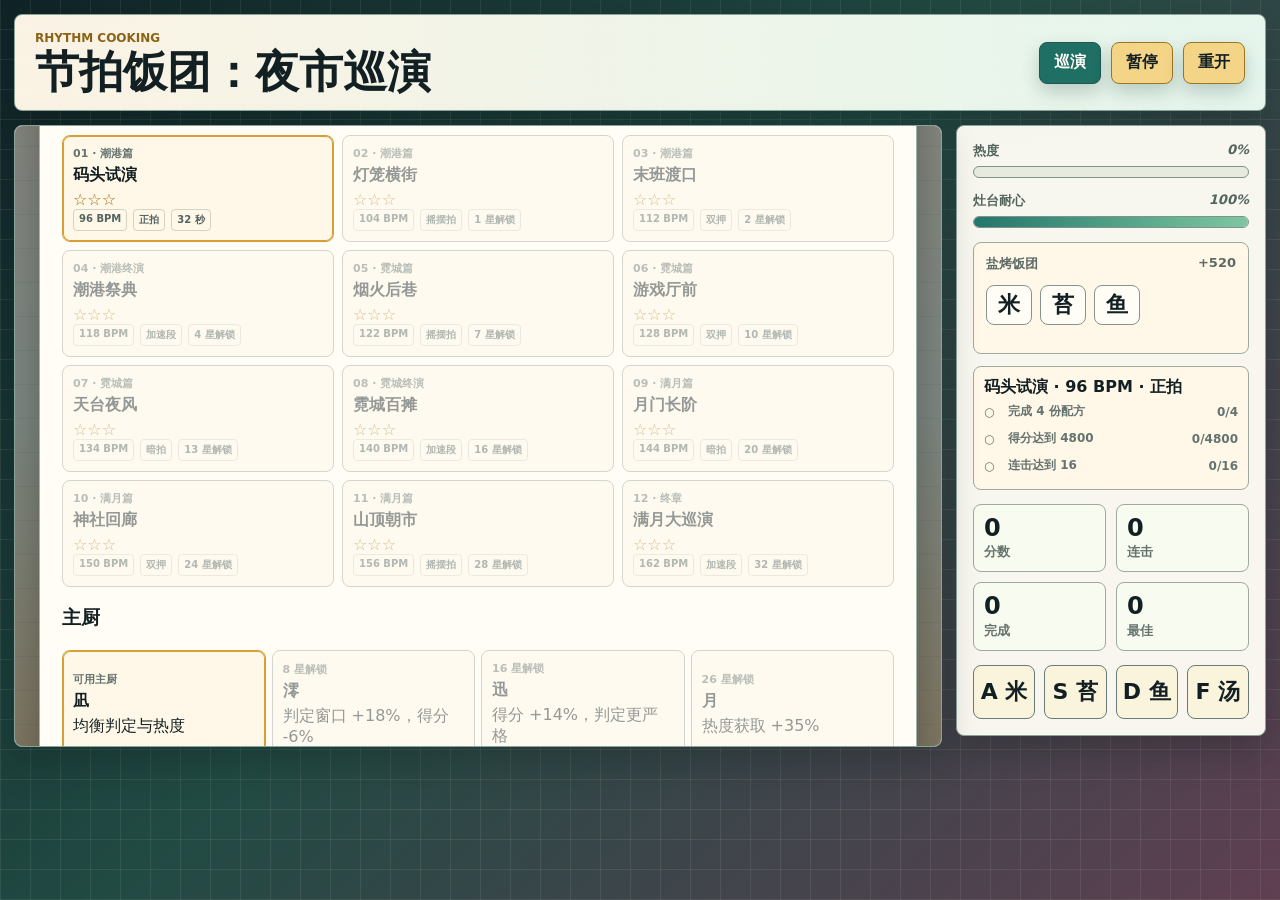
<file: assets/minigames/beat-bento.html>
<!doctype html>
<html lang="zh-CN">
  <head>
    <meta charset="utf-8">
    <meta name="viewport" content="width=device-width, initial-scale=1">
    <title>节拍饭团：夜市巡演</title>
    <link rel="icon" href="data:image/svg+xml,%3Csvg xmlns='http://www.w3.org/2000/svg' viewBox='0 0 64 64'%3E%3Crect width='64' height='64' rx='10' fill='%23131a1c'/%3E%3Cpath d='M31 9c14 11 20 28 12 42H19C11 36 17 19 31 9Z' fill='%23f7f1df'/%3E%3Cpath d='M25 35h15v16H25z' fill='%23243d36'/%3E%3Ccircle cx='24' cy='28' r='3' fill='%23e65f58'/%3E%3Ccircle cx='38' cy='28' r='3' fill='%23e65f58'/%3E%3C/svg%3E">
    <style>
      :root {
        --ink: #132023;
        --paper: #fff7e8;
        --panel: #fffdf6;
        --line: #8aa29a;
        --teal: #24766b;
        --mint: #7fc7a1;
        --coral: #d95c4e;
        --gold: #d99f37;
        --plum: #6d597a;
        --shadow: rgba(8, 18, 19, 0.25);
        --radius: 8px;
      }

      * {
        box-sizing: border-box;
      }

      html,
      body {
        min-height: 100%;
      }

      body {
        margin: 0;
        color: var(--ink);
        font-family: "Microsoft YaHei", "PingFang SC", "Noto Sans SC", system-ui, sans-serif;
        background:
          linear-gradient(90deg, rgba(255, 247, 232, 0.08) 1px, transparent 1px),
          linear-gradient(0deg, rgba(255, 247, 232, 0.08) 1px, transparent 1px),
          linear-gradient(135deg, #102326 0%, #214a43 46%, #5f3f52 100%);
        background-size: 30px 30px, 30px 30px, auto;
        overflow-x: hidden;
      }

      button {
        font: inherit;
      }

      .app {
        width: min(1380px, calc(100vw - 28px));
        margin: 14px auto;
      }

      .topbar {
        display: flex;
        align-items: center;
        justify-content: space-between;
        gap: 14px;
        padding: 16px 20px;
        border: 1px solid var(--line);
        border-radius: var(--radius);
        background: linear-gradient(90deg, rgba(255, 247, 232, 0.98), rgba(239, 255, 246, 0.95));
        box-shadow: 0 16px 36px var(--shadow);
      }

      .eyebrow {
        margin: 0 0 5px;
        color: #8b6317;
        font-size: 12px;
        font-weight: 900;
        letter-spacing: 0;
      }

      h1,
      p {
        margin-top: 0;
      }

      h1 {
        margin: 0;
        font-size: clamp(26px, 4vw, 44px);
        line-height: 1;
      }

      .actions {
        display: flex;
        flex-wrap: wrap;
        justify-content: flex-end;
        gap: 10px;
      }

      .btn {
        min-height: 42px;
        padding: 0 14px;
        border: 1px solid #1f564f;
        border-radius: var(--radius);
        color: #fffdf6;
        background: #1f6f64;
        font-weight: 900;
        cursor: pointer;
        box-shadow: 0 8px 18px rgba(17, 54, 50, 0.22);
      }

      .btn.secondary {
        color: var(--ink);
        background: #f4d487;
        border-color: #9b7623;
      }

      .layout {
        display: grid;
        grid-template-columns: minmax(0, 1fr) 310px;
        gap: 14px;
        margin-top: 14px;
        align-items: start;
      }

      .stage,
      .side {
        border: 1px solid var(--line);
        border-radius: var(--radius);
        background: rgba(255, 253, 246, 0.96);
        box-shadow: 0 16px 36px var(--shadow);
      }

      .stage {
        position: relative;
        overflow: hidden;
        min-height: 620px;
      }

      canvas {
        display: block;
        width: 100%;
        height: 620px;
        touch-action: none;
      }

      .side {
        padding: 16px;
      }

      .meter {
        margin-bottom: 14px;
      }

      .meter span {
        display: flex;
        justify-content: space-between;
        gap: 10px;
        margin-bottom: 6px;
        color: #51645e;
        font-size: 13px;
        font-weight: 800;
      }

      .bar {
        height: 12px;
        border: 1px solid #7f938c;
        border-radius: 999px;
        background: #e7eadf;
        overflow: hidden;
      }

      .bar i {
        display: block;
        height: 100%;
        width: 50%;
        background: linear-gradient(90deg, var(--teal), var(--mint));
      }

      .recipe {
        min-height: 112px;
        padding: 12px;
        border: 1px solid #9ea99f;
        border-radius: var(--radius);
        background: #fff8e9;
      }

      .recipe-title {
        display: flex;
        justify-content: space-between;
        gap: 8px;
        color: #5d6b65;
        font-size: 13px;
        font-weight: 900;
      }

      .ingredients {
        display: flex;
        flex-wrap: wrap;
        gap: 8px;
        margin-top: 12px;
      }

      .chip {
        min-width: 46px;
        min-height: 40px;
        display: grid;
        place-items: center;
        border: 1px solid #85958c;
        border-radius: 8px;
        background: #fffdf5;
        font-size: 22px;
        font-weight: 900;
      }

      .chip.done {
        background: #dff3df;
        border-color: #4b8d67;
      }

      .stats {
        display: grid;
        grid-template-columns: 1fr 1fr;
        gap: 10px;
        margin: 14px 0;
      }

      .stat {
        padding: 10px;
        border: 1px solid #9ea99f;
        border-radius: var(--radius);
        background: #f8fbef;
      }

      .stat b {
        display: block;
        font-size: 24px;
        line-height: 1.1;
      }

      .stat small {
        color: #65736e;
        font-weight: 800;
      }

      .touch {
        display: grid;
        grid-template-columns: repeat(4, 1fr);
        gap: 9px;
        margin-top: 12px;
      }

      .touch button {
        min-height: 54px;
        border: 1px solid #677c75;
        border-radius: var(--radius);
        background: #fbf4dd;
        color: var(--ink);
        font-size: 22px;
        font-weight: 900;
        cursor: pointer;
      }

      .overlay {
        position: absolute;
        inset: 0;
        display: grid;
        place-items: center;
        padding: 24px;
        background: rgba(18, 30, 31, 0.5);
      }

      .modal {
        width: min(920px, 100%);
        max-height: calc(100vh - 44px);
        overflow: auto;
        padding: 22px;
        border: 1px solid #9fb4ac;
        border-radius: var(--radius);
        background: #fffdf6;
        box-shadow: 0 24px 52px rgba(0, 0, 0, 0.32);
      }

      .modal h2 {
        margin: 0 0 10px;
        font-size: 28px;
      }

      .modal p {
        margin-bottom: 16px;
        color: #53635f;
        line-height: 1.6;
      }

      .hidden {
        display: none;
      }

      .tour-head,
      .career-strip,
      .archive-actions {
        display: flex;
        align-items: center;
        justify-content: space-between;
        gap: 10px;
      }

      .tour-head {
        align-items: flex-start;
      }

      .career-strip {
        min-width: 250px;
      }

      .career-pill,
      .show-card,
      .chef-card,
      .goal-box {
        border: 1px solid #9ea99f;
        border-radius: var(--radius);
        background: #fff8e9;
      }

      .career-pill {
        flex: 1;
        padding: 8px 10px;
      }

      .career-pill small,
      .show-card small,
      .chef-card small {
        display: block;
        color: #65736e;
        font-size: 11px;
        font-weight: 900;
      }

      .career-pill strong {
        display: block;
        margin-top: 3px;
        font-size: 18px;
      }

      .show-grid {
        display: grid;
        grid-template-columns: repeat(3, minmax(0, 1fr));
        gap: 8px;
        margin: 14px 0;
      }

      .show-card,
      .chef-card {
        min-height: 96px;
        padding: 10px;
        color: var(--ink);
        text-align: left;
        font: inherit;
        cursor: pointer;
      }

      .show-card strong,
      .chef-card strong {
        display: block;
        margin: 4px 0;
      }

      .show-card.selected,
      .chef-card.selected {
        border-color: var(--gold);
        box-shadow: inset 0 0 0 1px var(--gold);
      }

      .show-card:disabled,
      .chef-card:disabled {
        opacity: 0.45;
        cursor: not-allowed;
      }

      .show-meta,
      .chef-grid {
        display: flex;
        flex-wrap: wrap;
        gap: 6px;
      }

      .show-meta span {
        padding: 3px 5px;
        border: 1px solid rgba(81, 100, 94, 0.25);
        border-radius: 4px;
        color: #53635f;
        font-size: 10px;
        font-weight: 900;
      }

      .chef-grid {
        margin: 8px 0 14px;
      }

      .chef-card {
        flex: 1 1 180px;
      }

      .stars {
        color: #a66f0b;
        font-weight: 900;
      }

      .archive-row {
        display: grid;
        grid-template-columns: minmax(0, 1fr) auto;
        gap: 8px;
        margin: 10px 0;
      }

      .archive-row input {
        min-width: 0;
        min-height: 40px;
        border: 1px solid #8aa29a;
        border-radius: var(--radius);
        padding: 8px;
        background: #fffdf6;
        color: var(--ink);
        font: 12px ui-monospace, Consolas, monospace;
      }

      .goal-box {
        margin-top: 12px;
        padding: 10px;
      }

      .goal-row {
        display: grid;
        grid-template-columns: 18px minmax(0, 1fr) auto;
        gap: 6px;
        align-items: center;
        min-height: 27px;
        color: #65736e;
        font-size: 12px;
        font-weight: 800;
      }

      .goal-row.done {
        color: var(--teal);
      }

      @media (max-width: 940px) {
        .layout {
          grid-template-columns: 1fr;
        }

        .stage {
          order: -1;
        }

        .stage {
          min-height: 560px;
        }

        canvas {
          height: 560px;
        }
      }

      @media (max-width: 620px) {
        .app {
          width: min(100vw - 16px, 1380px);
          margin-top: 8px;
        }

        .topbar {
          display: block;
          padding: 14px;
        }

        .actions {
          justify-content: stretch;
          margin-top: 12px;
        }

        .btn {
          flex: 1 1 auto;
        }

        canvas {
          height: 500px;
        }

        .stage {
          min-height: 500px;
        }

        .overlay {
          align-items: start;
          overflow: auto;
          padding: 8px;
        }

        .modal {
          max-height: none;
        }

        .tour-head {
          display: block;
        }

        .career-strip {
          min-width: 0;
          margin-top: 10px;
        }

        .show-grid {
          grid-template-columns: 1fr;
        }

        .archive-row {
          grid-template-columns: 1fr;
        }
      }
    </style>
  </head>
  <body>
    <main class="app">
      <header class="topbar">
        <div>
          <p class="eyebrow">RHYTHM COOKING</p>
          <h1>节拍饭团：夜市巡演</h1>
        </div>
        <div class="actions">
          <button class="btn" id="startBtn">巡演</button>
          <button class="btn secondary" id="pauseBtn">暂停</button>
          <button class="btn secondary" id="resetBtn">重开</button>
        </div>
      </header>

      <section class="layout">
        <div class="stage">
          <canvas id="gameCanvas" aria-label="节拍饭团游戏画面"></canvas>
          <div class="overlay" id="overlay">
            <div class="modal">
              <div id="lobbyView">
                <div class="tour-head">
                  <div><h2>夜市巡演</h2><p>跟着谱面完成配方，在十二场演出里赢取星章。</p></div>
                  <div class="career-strip">
                    <div class="career-pill"><small>星章</small><strong id="careerStars">0/36</strong></div>
                    <div class="career-pill"><small>演出</small><strong id="careerShows">0</strong></div>
                    <div class="career-pill"><small>勋章</small><strong id="careerMedals">0/6</strong></div>
                  </div>
                </div>
                <div class="show-grid" id="showGrid"></div>
                <h3>主厨</h3>
                <div class="chef-grid" id="chefGrid"></div>
                <div class="archive-row">
                  <input id="archiveCode" aria-label="巡演存档码" placeholder="BENTO2 跨设备存档码">
                  <div class="archive-actions">
                    <button class="btn secondary" id="exportBtn">导出</button>
                    <button class="btn secondary" id="importBtn">导入</button>
                    <button class="btn secondary" id="soundBtn">音效：开</button>
                  </div>
                </div>
                <button class="btn" id="overlayStartBtn">开始本场</button>
              </div>
              <div id="messageView" class="hidden">
                <h2 id="overlayTitle">开灶</h2>
                <p id="overlayText">跟着下落节拍补齐饭团配方，连击越稳，饭团越香。</p>
                <div class="goal-box" id="resultGoals"></div>
                <div class="archive-actions"><button class="btn secondary" id="lobbyBtn">返回巡演</button><button class="btn" id="overlayBtn">继续</button></div>
              </div>
            </div>
          </div>
        </div>

        <aside class="side">
          <div class="meter">
            <span><b>热度</b><em id="feverText">0%</em></span>
            <div class="bar"><i id="feverBar"></i></div>
          </div>
          <div class="meter">
            <span><b>灶台耐心</b><em id="patienceText">100%</em></span>
            <div class="bar"><i id="patienceBar"></i></div>
          </div>
          <div class="recipe">
            <div class="recipe-title">
              <span id="recipeName">招牌饭团</span>
              <span id="recipeBonus">+0</span>
            </div>
            <div class="ingredients" id="recipeList"></div>
          </div>
          <div class="goal-box"><strong id="showName">码头试演</strong><div id="goalList"></div></div>
          <div class="stats">
            <div class="stat"><b id="scoreText">0</b><small>分数</small></div>
            <div class="stat"><b id="comboText">0</b><small>连击</small></div>
            <div class="stat"><b id="servedText">0</b><small>完成</small></div>
            <div class="stat"><b id="bestText">0</b><small>最佳</small></div>
          </div>
          <div class="touch">
            <button data-lane="0">A 米</button>
            <button data-lane="1">S 苔</button>
            <button data-lane="2">D 鱼</button>
            <button data-lane="3">F 汤</button>
          </div>
        </aside>
      </section>
    </main>

    <script>
      (() => {
        const canvas = document.getElementById("gameCanvas");
        const ctx = canvas.getContext("2d");
        const startBtn = document.getElementById("startBtn");
        const pauseBtn = document.getElementById("pauseBtn");
        const resetBtn = document.getElementById("resetBtn");
        const overlay = document.getElementById("overlay");
        const overlayBtn = document.getElementById("overlayBtn");
        const overlayTitle = document.getElementById("overlayTitle");
        const overlayText = document.getElementById("overlayText");
        const scoreText = document.getElementById("scoreText");
        const comboText = document.getElementById("comboText");
        const servedText = document.getElementById("servedText");
        const bestText = document.getElementById("bestText");
        const feverText = document.getElementById("feverText");
        const feverBar = document.getElementById("feverBar");
        const patienceText = document.getElementById("patienceText");
        const patienceBar = document.getElementById("patienceBar");
        const recipeName = document.getElementById("recipeName");
        const recipeBonus = document.getElementById("recipeBonus");
        const recipeList = document.getElementById("recipeList");
        const lobbyView = document.getElementById("lobbyView");
        const messageView = document.getElementById("messageView");
        const showGrid = document.getElementById("showGrid");
        const chefGrid = document.getElementById("chefGrid");
        const careerStars = document.getElementById("careerStars");
        const careerShows = document.getElementById("careerShows");
        const careerMedals = document.getElementById("careerMedals");
        const archiveCode = document.getElementById("archiveCode");
        const exportBtn = document.getElementById("exportBtn");
        const importBtn = document.getElementById("importBtn");
        const soundBtn = document.getElementById("soundBtn");
        const overlayStartBtn = document.getElementById("overlayStartBtn");
        const lobbyBtn = document.getElementById("lobbyBtn");
        const resultGoals = document.getElementById("resultGoals");
        const showName = document.getElementById("showName");
        const goalList = document.getElementById("goalList");
        const SAVE_KEY = "beatBentoTourV2";
        const LEGACY_KEY = "miniBeatBentoRecords";
        const SAVE_PREFIX = "BENTO2.";

        const lanes = [
          { key: "KeyA", label: "A", icon: "米", color: "#f7f1df", dark: "#6b6a5d" },
          { key: "KeyS", label: "S", icon: "苔", color: "#2f5d50", dark: "#dff1e7" },
          { key: "KeyD", label: "D", icon: "鱼", color: "#e65f58", dark: "#fff4ef" },
          { key: "KeyF", label: "F", icon: "汤", color: "#e4a43f", dark: "#3c2a10" }
        ];

        const recipes = [
          { name: "盐烤饭团", seq: [0, 1, 2], value: 520 },
          { name: "海苔双拼", seq: [1, 0, 1, 3], value: 720 },
          { name: "鲑鱼茶泡", seq: [2, 0, 3, 1], value: 820 },
          { name: "深夜套餐", seq: [3, 0, 2, 1, 3], value: 1080 },
          { name: "满月便当", seq: [0, 2, 1, 2, 3], value: 1160 }
        ];

        const shows = [
          { id: "dock", name: "码头试演", district: "潮港篇", unlock: 0, bpm: 96, duration: 32000, recipes: [0, 1], modifier: "steady", targets: { served: 4, score: 4800, combo: 16 } },
          { id: "lantern", name: "灯笼横街", district: "潮港篇", unlock: 1, bpm: 104, duration: 34000, recipes: [0, 1, 2], modifier: "swing", targets: { served: 5, score: 6200, combo: 20 } },
          { id: "ferry", name: "末班渡口", district: "潮港篇", unlock: 2, bpm: 112, duration: 36000, recipes: [1, 2], modifier: "double", targets: { served: 5, score: 7600, combo: 24 } },
          { id: "harbor-fest", name: "潮港祭典", district: "潮港终演", unlock: 4, bpm: 118, duration: 40000, recipes: [0, 2, 3], modifier: "rush", targets: { served: 6, score: 9200, combo: 28 } },
          { id: "alley", name: "烟火后巷", district: "霓城篇", unlock: 7, bpm: 122, duration: 36000, recipes: [1, 2, 3], modifier: "swing", targets: { served: 6, score: 9800, combo: 30 } },
          { id: "arcade", name: "游戏厅前", district: "霓城篇", unlock: 10, bpm: 128, duration: 38000, recipes: [0, 3, 4], modifier: "double", targets: { served: 7, score: 11200, combo: 34 } },
          { id: "rooftop", name: "天台夜风", district: "霓城篇", unlock: 13, bpm: 134, duration: 40000, recipes: [2, 3, 4], modifier: "hush", targets: { served: 7, score: 12600, combo: 38 } },
          { id: "neon-fest", name: "霓城百摊", district: "霓城终演", unlock: 16, bpm: 140, duration: 42000, recipes: [0, 1, 3, 4], modifier: "rush", targets: { served: 8, score: 14600, combo: 42 } },
          { id: "moon-gate", name: "月门长阶", district: "满月篇", unlock: 20, bpm: 144, duration: 40000, recipes: [2, 4], modifier: "hush", targets: { served: 8, score: 15200, combo: 44 } },
          { id: "shrine", name: "神社回廊", district: "满月篇", unlock: 24, bpm: 150, duration: 42000, recipes: [1, 3, 4], modifier: "double", targets: { served: 9, score: 17400, combo: 48 } },
          { id: "summit", name: "山顶朝市", district: "满月篇", unlock: 28, bpm: 156, duration: 44000, recipes: [0, 2, 3, 4], modifier: "swing", targets: { served: 9, score: 19200, combo: 52 } },
          { id: "full-moon", name: "满月大巡演", district: "终章", unlock: 32, bpm: 162, duration: 48000, recipes: [0, 1, 2, 3, 4], modifier: "rush", targets: { served: 10, score: 22800, combo: 58 } }
        ];

        const chefs = [
          { id: "nagi", name: "凪", unlock: 0, trait: "均衡判定与热度", window: 1, score: 1, fever: 1, patience: 1 },
          { id: "mio", name: "澪", unlock: 8, trait: "判定窗口 +18%，得分 -6%", window: 1.18, score: 0.94, fever: 1, patience: 1.12 },
          { id: "jin", name: "迅", unlock: 16, trait: "得分 +14%，判定更严格", window: 0.92, score: 1.14, fever: 1, patience: 0.94 },
          { id: "tsuki", name: "月", unlock: 26, trait: "热度获取 +35%", window: 1, score: 1, fever: 1.35, patience: 1 }
        ];

        const modifierNames = { steady: "正拍", swing: "摇摆拍", double: "双押", rush: "加速段", hush: "暗拍" };

        let dpr = 1;
        let w = 900;
        let h = 620;
        let state;
        let audioCtx = null;
        let lastFrame = 0;
        let nextBeat = 0;
        let loopToken = 0;
        let laneFlash = [0, 0, 0, 0];
        let floating = [];
        let career = loadCareer();
        let currentShow = shows.find((item) => item.id === career.selectedShow) || shows[0];

        function defaultCareer() {
          return { version: 2, selectedShow: shows[0].id, selectedChef: chefs[0].id, stageStars: {}, bestScores: {}, bestCombos: {}, clears: 0, sound: true };
        }

        function totalStars(source = career) {
          return Object.values(source.stageStars || {}).reduce((sum, value) => sum + Math.max(0, Math.min(3, Number(value) || 0)), 0);
        }

        function sanitizeCareer(raw) {
          const base = defaultCareer();
          if (!raw || typeof raw !== "object") return base;
          const validShows = new Set(shows.map((item) => item.id));
          const validChefs = new Set(chefs.map((item) => item.id));
          const clean = {
            version: 2,
            selectedShow: validShows.has(raw.selectedShow) ? raw.selectedShow : base.selectedShow,
            selectedChef: validChefs.has(raw.selectedChef) ? raw.selectedChef : base.selectedChef,
            stageStars: {},
            bestScores: {},
            bestCombos: {},
            clears: Math.max(0, Math.round(Number(raw.clears) || 0)),
            sound: raw.sound !== false
          };
          for (const [id, value] of Object.entries(raw.stageStars || {})) if (validShows.has(id)) clean.stageStars[id] = Math.max(0, Math.min(3, Math.round(Number(value) || 0)));
          for (const [id, value] of Object.entries(raw.bestScores || {})) if (validShows.has(id) && Number(value) >= 0) clean.bestScores[id] = Math.round(Number(value));
          for (const [id, value] of Object.entries(raw.bestCombos || {})) if (validShows.has(id) && Number(value) >= 0) clean.bestCombos[id] = Math.round(Number(value));
          const stars = totalStars(clean);
          if ((shows.find((item) => item.id === clean.selectedShow)?.unlock || 0) > stars) clean.selectedShow = shows.filter((item) => item.unlock <= stars).at(-1)?.id || shows[0].id;
          if ((chefs.find((item) => item.id === clean.selectedChef)?.unlock || 0) > stars) clean.selectedChef = chefs[0].id;
          return clean;
        }

        function loadCareer() {
          try {
            const stored = JSON.parse(localStorage.getItem(SAVE_KEY) || "null");
            if (stored) return sanitizeCareer(stored);
            const legacy = JSON.parse(localStorage.getItem(LEGACY_KEY) || "null");
            if (legacy?.best) {
              const migrated = defaultCareer();
              migrated.bestScores[shows[0].id] = Math.round(Number(legacy.best) || 0);
              localStorage.setItem(SAVE_KEY, JSON.stringify(migrated));
              return migrated;
            }
          } catch (error) {
            // Invalid local data starts a clean tour.
          }
          return defaultCareer();
        }

        function saveCareer() {
          localStorage.setItem(SAVE_KEY, JSON.stringify(career));
        }

        function encodeCareer() {
          const bytes = new TextEncoder().encode(JSON.stringify(career));
          let binary = "";
          for (const byte of bytes) binary += String.fromCharCode(byte);
          return SAVE_PREFIX + btoa(binary);
        }

        function importCareer(code) {
          const text = String(code || "").trim();
          if (!text.startsWith(SAVE_PREFIX)) throw new Error("存档码前缀不正确");
          const binary = atob(text.slice(SAVE_PREFIX.length));
          const value = JSON.parse(new TextDecoder().decode(Uint8Array.from(binary, (char) => char.charCodeAt(0))));
          if (value.version !== 2) throw new Error("存档版本不兼容");
          career = sanitizeCareer(value);
          currentShow = shows.find((item) => item.id === career.selectedShow) || shows[0];
          saveCareer();
          renderLobby();
          return career;
        }

        function loadBest() {
          return Math.max(0, ...Object.values(career.bestScores || {}));
        }

        function initialState() {
          return {
            mode: "menu",
            startedAt: 0,
            elapsed: 0,
            duration: currentShow.duration,
            score: 0,
            combo: 0,
            maxCombo: 0,
            served: 0,
            patience: 100,
            fever: 0,
            feverUntil: 0,
            notes: [],
            recipeIndex: 0,
            progress: 0,
            noteCursor: 0,
            spawnRecipeIndex: 0,
            spawnRecipeProgress: 0,
            misses: 0,
            best: loadBest(),
            message: "",
            ended: false
          };
        }

        state = initialState();

        function resizeCanvas() {
          const rect = canvas.getBoundingClientRect();
          dpr = Math.max(1, Math.min(2, window.devicePixelRatio || 1));
          w = Math.max(320, rect.width);
          h = Math.max(460, rect.height);
          canvas.width = Math.floor(w * dpr);
          canvas.height = Math.floor(h * dpr);
          ctx.setTransform(dpr, 0, 0, dpr, 0, 0);
          draw();
        }

        function ensureAudio() {
          if (!career.sound) return;
          if (!audioCtx) {
            audioCtx = new (window.AudioContext || window.webkitAudioContext)();
          }
          if (audioCtx.state === "suspended") {
            audioCtx.resume();
          }
        }

        function beep(freq, duration, gain) {
          if (!career.sound || !audioCtx) return;
          const osc = audioCtx.createOscillator();
          const amp = audioCtx.createGain();
          osc.type = "triangle";
          osc.frequency.value = freq;
          amp.gain.setValueAtTime(0, audioCtx.currentTime);
          amp.gain.linearRampToValueAtTime(gain, audioCtx.currentTime + 0.01);
          amp.gain.exponentialRampToValueAtTime(0.0001, audioCtx.currentTime + duration);
          osc.connect(amp);
          amp.connect(audioCtx.destination);
          osc.start();
          osc.stop(audioCtx.currentTime + duration + 0.02);
        }

        function currentRecipe() {
          const pool = currentShow.recipes;
          return recipes[pool[state.recipeIndex % pool.length]];
        }

        function currentChef() {
          return chefs.find((item) => item.id === career.selectedChef) || chefs[0];
        }

        function medalState() {
          const stars = totalStars();
          return [
            ["初次开灶", career.clears > 0],
            ["潮港九星", stars >= 9],
            ["霓城节拍", stars >= 18],
            ["四厨同台", stars >= 26],
            ["三十星章", stars >= 30],
            ["满月主厨", Boolean(career.stageStars["full-moon"])]
          ];
        }

        function showStats() {
          return { cleared: state.served >= currentShow.targets.served && state.patience > 0, served: state.served, score: state.score, combo: state.maxCombo };
        }

        function goalRows(stats = showStats()) {
          const goals = [
            [stats.cleared, `完成 ${currentShow.targets.served} 份配方`, `${stats.served}/${currentShow.targets.served}`],
            [stats.score >= currentShow.targets.score, `得分达到 ${currentShow.targets.score}`, `${stats.score}/${currentShow.targets.score}`],
            [stats.combo >= currentShow.targets.combo, `连击达到 ${currentShow.targets.combo}`, `${stats.combo}/${currentShow.targets.combo}`]
          ];
          return goals.map(([done, label, progress]) => `<div class="goal-row ${done ? "done" : ""}"><span>${done ? "●" : "○"}</span><span>${label}</span><strong>${progress}</strong></div>`).join("");
        }

        function renderLobby() {
          const stars = totalStars();
          careerStars.textContent = `${stars}/36`;
          careerShows.textContent = Object.keys(career.stageStars).length;
          careerMedals.textContent = `${medalState().filter(([, done]) => done).length}/6`;
          soundBtn.textContent = `音效：${career.sound ? "开" : "关"}`;
          showGrid.innerHTML = shows.map((show, index) => {
            const locked = show.unlock > stars;
            const earned = career.stageStars[show.id] || 0;
            return `<button class="show-card ${career.selectedShow === show.id ? "selected" : ""}" data-show="${show.id}" ${locked ? "disabled" : ""}>
              <small>${String(index + 1).padStart(2, "0")} · ${show.district}</small><strong>${show.name}</strong><div class="stars">${"★".repeat(earned)}${"☆".repeat(3 - earned)}</div>
              <div class="show-meta"><span>${show.bpm} BPM</span><span>${modifierNames[show.modifier]}</span><span>${locked ? `${show.unlock} 星解锁` : `${Math.round(show.duration / 1000)} 秒`}</span></div>
            </button>`;
          }).join("");
          chefGrid.innerHTML = chefs.map((chef) => {
            const locked = chef.unlock > stars;
            return `<button class="chef-card ${career.selectedChef === chef.id ? "selected" : ""}" data-chef="${chef.id}" ${locked ? "disabled" : ""}><small>${locked ? `${chef.unlock} 星解锁` : "可用主厨"}</small><strong>${chef.name}</strong><span>${chef.trait}</span></button>`;
          }).join("");
          currentShow = shows.find((item) => item.id === career.selectedShow) || shows[0];
          showName.textContent = `${currentShow.name} · ${currentShow.bpm} BPM · ${modifierNames[currentShow.modifier]}`;
          goalList.innerHTML = goalRows({ cleared: false, served: 0, score: 0, combo: 0 });
        }

        function openLobby() {
          loopToken += 1;
          state.mode = "menu";
          lobbyView.classList.remove("hidden");
          messageView.classList.add("hidden");
          overlay.classList.remove("hidden");
          renderLobby();
        }

        function setOverlay(title, text, button) {
          overlayTitle.textContent = title;
          overlayText.textContent = text;
          overlayBtn.textContent = button;
          resultGoals.innerHTML = goalRows();
          lobbyView.classList.add("hidden");
          messageView.classList.remove("hidden");
          overlay.classList.remove("hidden");
        }

        function hideOverlay() {
          overlay.classList.add("hidden");
        }

        function startGame(showId = career.selectedShow) {
          const show = shows.find((item) => item.id === showId) || shows[0];
          if (show.unlock > totalStars()) return;
          currentShow = show;
          career.selectedShow = show.id;
          saveCareer();
          ensureAudio();
          loopToken += 1;
          state = initialState();
          state.mode = "running";
          state.startedAt = performance.now();
          nextBeat = 900;
          lastFrame = performance.now();
          floating = [];
          hideOverlay();
          updateHud();
          requestAnimationFrame((time) => loop(time, loopToken));
        }

        function togglePause() {
          if (state.mode === "running") {
            state.mode = "paused";
            state.pausedAt = performance.now();
            setOverlay("暂停中", "灶火还在，节拍等你回来。", "继续");
          } else if (state.mode === "paused") {
            const gap = performance.now() - state.pausedAt;
            state.startedAt += gap;
            state.mode = "running";
            hideOverlay();
            lastFrame = performance.now();
            loopToken += 1;
            requestAnimationFrame((time) => loop(time, loopToken));
          }
        }

        function finishGame() {
          if (state.ended) return;
          state.ended = true;
          state.mode = "over";
          const stats = showStats();
          const passed = [stats.cleared, stats.score >= currentShow.targets.score, stats.combo >= currentShow.targets.combo];
          const stars = passed.filter(Boolean).length;
          const previous = career.stageStars[currentShow.id] || 0;
          career.stageStars[currentShow.id] = Math.max(previous, stars);
          career.bestScores[currentShow.id] = Math.max(career.bestScores[currentShow.id] || 0, state.score);
          career.bestCombos[currentShow.id] = Math.max(career.bestCombos[currentShow.id] || 0, state.maxCombo);
          if (stats.cleared) career.clears += 1;
          saveCareer();
          state.best = loadBest();
          updateHud();
          resultGoals.innerHTML = goalRows(stats);
          setOverlay(stats.cleared ? `${currentShow.name} · ${"★".repeat(stars)}${"☆".repeat(3 - stars)}` : "观众散场", `完成 ${state.served} 份，得分 ${state.score}，最高连击 ${state.maxCombo}。`, "再演本场");
        }

        function spawnNotes(now) {
          while (nextBeat < now + 2300) {
            const recipePool = currentShow.recipes;
            const spawnRecipe = recipes[recipePool[state.spawnRecipeIndex % recipePool.length]];
            const lane = spawnRecipe.seq[state.spawnRecipeProgress];
            const baseInterval = 60000 / currentShow.bpm;
            const rushing = currentShow.modifier === "rush" && nextBeat > state.duration * 0.62;
            const interval = baseInterval / (rushing ? 1.2 : 1);
            const swing = currentShow.modifier === "swing" && state.noteCursor % 4 === 2 ? interval * 0.42 : 0;
            state.notes.push({
              lane,
              hitAt: nextBeat + swing,
              judged: false,
              id: Math.random(),
              hush: currentShow.modifier === "hush"
            });
            if (currentShow.modifier === "double" && state.noteCursor > 0 && state.noteCursor % 7 === 0) {
              state.notes.push({ lane: (lane + 2) % 4, hitAt: nextBeat + swing, judged: false, id: Math.random(), bonusOnly: true });
            }
            state.noteCursor += 1;
            state.spawnRecipeProgress += 1;
            if (state.spawnRecipeProgress >= spawnRecipe.seq.length) {
              state.spawnRecipeProgress = 0;
              state.spawnRecipeIndex += 1;
            }
            nextBeat += interval;
          }
        }

        function addFloat(text, x, y, color) {
          floating.push({ text, x, y, color, life: 1 });
        }

        function hitLane(lane) {
          if (state.mode !== "running") return;
          laneFlash[lane] = 1;
          const chef = currentChef();
          let best = null;
          let bestDiff = Infinity;
          for (const note of state.notes) {
            if (note.lane !== lane || note.judged) continue;
            const diff = Math.abs(note.hitAt - state.elapsed);
            if (diff < bestDiff) {
              bestDiff = diff;
              best = note;
            }
          }

          if (!best || bestDiff > 185 * chef.window) {
            state.combo = 0;
            state.misses += 1;
            state.patience = Math.max(0, state.patience - 7 / chef.patience);
            addFloat("空拍", laneCenter(lane), targetY() - 36, "#b9453d");
            beep(120, 0.08, 0.035);
            if (state.patience <= 0) finishGame();
            updateHud();
            return;
          }

          best.judged = true;
          const feverActive = state.elapsed < state.feverUntil;
          let label = "OK";
          let base = 80;
          if (bestDiff <= 65 * chef.window) {
            label = "极准";
            base = 160;
          } else if (bestDiff <= 115 * chef.window) {
            label = "稳";
            base = 115;
          }
          state.combo += 1;
          state.maxCombo = Math.max(state.maxCombo, state.combo);
          state.fever = Math.min(100, state.fever + (bestDiff <= 65 * chef.window ? 7 : 4) * chef.fever);
          if (state.fever >= 100 && !feverActive) {
            state.fever = 0;
            state.feverUntil = state.elapsed + 8000;
            addFloat("热度爆发", w * 0.5, targetY() - 86, "#d99f37");
          }
          const mult = feverActive ? 2 : 1;
          state.score += Math.round((base + state.combo * 4) * mult * chef.score);
          state.patience = Math.min(100, state.patience + 1.8);
          if (!best.bonusOnly) advanceRecipe(lane);
          addFloat(label, laneCenter(lane), targetY() - 34, bestDiff <= 65 * chef.window ? "#24766b" : "#6d597a");
          beep(260 + lane * 90 + Math.min(state.combo, 20) * 5, 0.08, 0.045);
          updateHud();
        }

        function advanceRecipe(lane) {
          const recipe = currentRecipe();
          if (recipe.seq[state.progress] === lane) {
            state.progress += 1;
            if (state.progress >= recipe.seq.length) {
              const bonus = recipe.value + state.combo * 18;
              state.score += bonus;
              state.served += 1;
              state.recipeIndex += 1;
              state.progress = 0;
              state.patience = Math.min(100, state.patience + 12);
              addFloat(`+${bonus}`, w - 130, 98, "#d99f37");
              beep(640, 0.12, 0.055);
            }
          } else {
            state.progress = 0;
            state.combo = 0;
            state.patience = Math.max(0, state.patience - 5);
          }
        }

        function update(now, dt) {
          state.elapsed = now - state.startedAt;
          if (state.elapsed >= state.duration) {
            finishGame();
            return;
          }
          spawnNotes(state.elapsed);
          state.notes = state.notes.filter((note) => {
            if (!note.judged && state.elapsed - note.hitAt > 210 * currentChef().window) {
              note.judged = true;
              state.combo = 0;
              state.misses += 1;
              state.patience = Math.max(0, state.patience - 4.5);
              addFloat("漏拍", laneCenter(note.lane), targetY() + 24, "#b9453d");
            }
            return state.elapsed - note.hitAt < 650;
          });
          for (let i = 0; i < laneFlash.length; i += 1) {
            laneFlash[i] = Math.max(0, laneFlash[i] - dt * 5.5);
          }
          floating = floating.filter((item) => {
            item.y -= dt * 46;
            item.life -= dt * 0.85;
            return item.life > 0;
          });
          if (state.patience <= 0) finishGame();
          updateHud();
        }

        function loop(now, token) {
          if (token !== loopToken) return;
          if (state.mode !== "running") return;
          const dt = Math.min(0.05, (now - lastFrame) / 1000 || 0.016);
          lastFrame = now;
          update(now, dt);
          draw();
          if (state.mode === "running") requestAnimationFrame((time) => loop(time, token));
        }

        function laneWidth() {
          return Math.max(58, (w - 80) / 4);
        }

        function laneCenter(lane) {
          return 40 + laneWidth() * lane + laneWidth() / 2;
        }

        function targetY() {
          return h - 112;
        }

        function drawRoundRect(x, y, width, height, radius, fill, stroke) {
          ctx.beginPath();
          ctx.moveTo(x + radius, y);
          ctx.arcTo(x + width, y, x + width, y + height, radius);
          ctx.arcTo(x + width, y + height, x, y + height, radius);
          ctx.arcTo(x, y + height, x, y, radius);
          ctx.arcTo(x, y, x + width, y, radius);
          if (fill) {
            ctx.fillStyle = fill;
            ctx.fill();
          }
          if (stroke) {
            ctx.strokeStyle = stroke;
            ctx.stroke();
          }
        }

        function drawNote(x, y, lane, scale = 1) {
          const size = 38 * scale;
          ctx.save();
          ctx.translate(x, y);
          ctx.shadowColor = "rgba(0,0,0,.22)";
          ctx.shadowBlur = 10;
          drawRoundRect(-size / 2, -size / 2, size, size, 8, lanes[lane].color, "#263b37");
          ctx.shadowBlur = 0;
          ctx.fillStyle = lanes[lane].dark;
          ctx.font = `${Math.round(size * 0.5)}px "Microsoft YaHei", sans-serif`;
          ctx.textAlign = "center";
          ctx.textBaseline = "middle";
          ctx.fillText(lanes[lane].icon, 0, 1);
          ctx.restore();
        }

        function draw() {
          ctx.clearRect(0, 0, w, h);
          const grad = ctx.createLinearGradient(0, 0, 0, h);
          const chapter = shows.indexOf(currentShow) < 4 ? 0 : shows.indexOf(currentShow) < 8 ? 1 : 2;
          const palettes = [["#fff7e8", "#eff8ec", "#f4d7ad"], ["#edf6f2", "#e8edf7", "#e6cee0"], ["#f5f0ff", "#eef3e5", "#f5d9a8"]];
          grad.addColorStop(0, palettes[chapter][0]);
          grad.addColorStop(0.46, palettes[chapter][1]);
          grad.addColorStop(1, palettes[chapter][2]);
          ctx.fillStyle = grad;
          ctx.fillRect(0, 0, w, h);

          ctx.fillStyle = "rgba(36, 118, 107, 0.08)";
          for (let y = 20; y < h; y += 34) {
            ctx.fillRect(0, y, w, 1);
          }

          const lw = laneWidth();
          const left = 40;
          for (let i = 0; i < 4; i += 1) {
            const x = left + i * lw;
            ctx.fillStyle = i % 2 ? "rgba(255,255,255,.38)" : "rgba(255,255,255,.62)";
            ctx.fillRect(x, 0, lw - 4, h);
            if (laneFlash[i] > 0) {
              ctx.fillStyle = `rgba(217, 159, 55, ${0.22 * laneFlash[i]})`;
              ctx.fillRect(x, 0, lw - 4, h);
            }
            ctx.fillStyle = "#29443e";
            ctx.font = "800 15px system-ui, sans-serif";
            ctx.textAlign = "center";
            ctx.fillText(lanes[i].label, x + lw / 2, 34);
          }

          ctx.fillStyle = "rgba(19, 32, 35, 0.82)";
          ctx.fillRect(24, targetY() - 8, w - 48, 16);
          ctx.fillStyle = "#fffdf6";
          ctx.fillRect(24, targetY() - 2, w - 48, 4);

          for (const note of state.notes) {
            if (note.judged) continue;
            const approach = 1850;
            const y = targetY() - (note.hitAt - state.elapsed) / approach * (targetY() - 64);
            if (y > -60 && y < h + 60) {
              ctx.globalAlpha = note.hush && note.hitAt - state.elapsed > 720 ? 0.28 : 1;
              drawNote(laneCenter(note.lane), y, note.lane);
              ctx.globalAlpha = 1;
            }
          }

          for (let i = 0; i < 4; i += 1) {
            drawNote(laneCenter(i), targetY(), i, 0.92 + laneFlash[i] * 0.18);
          }

          const timeLeft = Math.max(0, Math.ceil((state.duration - state.elapsed) / 1000));
          drawRoundRect(w - 178, 20, 150, 52, 8, "rgba(255,253,246,.9)", "#84978f");
          ctx.fillStyle = "#132023";
          ctx.font = "900 24px system-ui, sans-serif";
          ctx.textAlign = "center";
          ctx.fillText(`${timeLeft}s`, w - 103, 53);

          ctx.fillStyle = "#465d56";
          ctx.font = "900 14px system-ui, sans-serif";
          ctx.textAlign = "left";
          ctx.fillText(`${currentShow.name} · ${currentChef().name} · ${modifierNames[currentShow.modifier]}`, 28, 32);

          if (state.elapsed < state.feverUntil) {
            ctx.fillStyle = "rgba(217, 159, 55, 0.18)";
            ctx.fillRect(0, 0, w, h);
            ctx.fillStyle = "#8a6119";
            ctx.font = "900 22px system-ui, sans-serif";
            ctx.textAlign = "center";
            ctx.fillText("FEVER", w * 0.5, 44);
          }

          for (const item of floating) {
            ctx.globalAlpha = Math.max(0, item.life);
            ctx.fillStyle = item.color;
            ctx.font = "900 22px system-ui, sans-serif";
            ctx.textAlign = "center";
            ctx.fillText(item.text, item.x, item.y);
            ctx.globalAlpha = 1;
          }
        }

        function updateHud() {
          scoreText.textContent = state.score.toString();
          comboText.textContent = state.combo.toString();
          servedText.textContent = state.served.toString();
          bestText.textContent = Math.max(state.best, state.score).toString();
          const feverValue = state.elapsed < state.feverUntil ? 100 : state.fever;
          feverText.textContent = `${Math.round(feverValue)}%`;
          feverBar.style.width = `${feverValue}%`;
          patienceText.textContent = `${Math.max(0, Math.round(state.patience))}%`;
          patienceBar.style.width = `${Math.max(0, state.patience)}%`;
          patienceBar.style.background = state.patience < 30 ? "linear-gradient(90deg,#b9453d,#d99f37)" : "linear-gradient(90deg,var(--teal),var(--mint))";
          const recipe = currentRecipe();
          recipeName.textContent = recipe.name;
          recipeBonus.textContent = `+${recipe.value}`;
          recipeList.innerHTML = "";
          recipe.seq.forEach((lane, index) => {
            const chip = document.createElement("span");
            chip.className = `chip${index < state.progress ? " done" : ""}`;
            chip.textContent = lanes[lane].icon;
            recipeList.appendChild(chip);
          });
          showName.textContent = `${currentShow.name} · ${currentShow.bpm} BPM · ${modifierNames[currentShow.modifier]}`;
          goalList.innerHTML = goalRows();
        }

        function laneFromPoint(event) {
          const rect = canvas.getBoundingClientRect();
          const x = event.clientX - rect.left;
          const lane = Math.floor((x - 40) / laneWidth());
          return lane >= 0 && lane < 4 ? lane : -1;
        }

        startBtn.addEventListener("click", openLobby);
        resetBtn.addEventListener("click", () => startGame());
        pauseBtn.addEventListener("click", togglePause);
        overlayStartBtn.addEventListener("click", () => startGame());
        lobbyBtn.addEventListener("click", openLobby);
        overlayBtn.addEventListener("click", () => {
          if (state.mode === "paused") togglePause();
          else startGame();
        });
        showGrid.addEventListener("click", (event) => {
          const button = event.target.closest("[data-show]");
          if (!button || button.disabled) return;
          career.selectedShow = button.dataset.show;
          currentShow = shows.find((item) => item.id === career.selectedShow) || shows[0];
          saveCareer();
          renderLobby();
        });
        chefGrid.addEventListener("click", (event) => {
          const button = event.target.closest("[data-chef]");
          if (!button || button.disabled) return;
          career.selectedChef = button.dataset.chef;
          saveCareer();
          renderLobby();
        });
        exportBtn.addEventListener("click", async () => {
          archiveCode.value = encodeCareer();
          archiveCode.select();
          try { await navigator.clipboard.writeText(archiveCode.value); } catch (error) {}
        });
        importBtn.addEventListener("click", () => {
          try { importCareer(archiveCode.value); }
          catch (error) { archiveCode.value = error.message || "存档码无效"; }
        });
        soundBtn.addEventListener("click", () => {
          career.sound = !career.sound;
          saveCareer();
          renderLobby();
        });
        canvas.addEventListener("pointerdown", (event) => {
          ensureAudio();
          const lane = laneFromPoint(event);
          if (lane >= 0) hitLane(lane);
        });
        document.querySelectorAll(".touch button").forEach((button) => {
          button.addEventListener("pointerdown", (event) => {
            event.preventDefault();
            ensureAudio();
            hitLane(Number(button.dataset.lane));
          });
        });
        document.addEventListener("keydown", (event) => {
          if (event.repeat) return;
          if (event.code === "Space" || event.code === "KeyP") {
            event.preventDefault();
            togglePause();
            return;
          }
          if (event.code === "KeyR") {
            startGame();
            return;
          }
          const lane = lanes.findIndex((item) => item.key === event.code);
          if (lane >= 0) {
            ensureAudio();
            hitLane(lane);
          }
        });
        window.addEventListener("resize", resizeCanvas);
        if (new URLSearchParams(location.search).has("debug")) {
          window.__beatBentoDebug = {
            snapshot() {
              return {
                career: JSON.parse(JSON.stringify(career)),
                totalStars: totalStars(),
                show: currentShow.id,
                chef: currentChef().id,
                mode: state.mode,
                score: state.score,
                combo: state.combo,
                maxCombo: state.maxCombo,
                served: state.served,
                patience: state.patience,
                notes: state.notes.length,
                bpm: currentShow.bpm,
                modifier: currentShow.modifier,
                savePrefix: SAVE_PREFIX.slice(0, -1)
              };
            },
            start(showId = career.selectedShow) {
              const show = shows.find((item) => item.id === showId);
              if (show && show.unlock > totalStars()) career.stageStars = Object.fromEntries(shows.map((item) => [item.id, 3]));
              career.selectedShow = showId;
              startGame(showId);
              return this.snapshot();
            },
            injectNote(lane = 0, diff = 0) {
              state.notes.push({ lane, hitAt: state.elapsed + diff, judged: false, id: Math.random() });
              hitLane(lane);
              return this.snapshot();
            },
            queueNote(lane = 0, diff = 0) {
              state.notes.push({ lane, hitAt: state.elapsed + diff, judged: false, id: Math.random() });
              return this.snapshot();
            },
            forceFinish(payload = {}) {
              state.served = Number(payload.served) || currentShow.targets.served;
              state.score = Number(payload.score) || currentShow.targets.score;
              state.maxCombo = Number(payload.combo) || currentShow.targets.combo;
              state.combo = state.maxCombo;
              state.patience = payload.patience === undefined ? 100 : Number(payload.patience);
              finishGame();
              return this.snapshot();
            },
            unlockAll() {
              career.stageStars = Object.fromEntries(shows.map((item) => [item.id, 3]));
              saveCareer();
              renderLobby();
              return this.snapshot();
            },
            encodeCareer,
            importCareer,
            data: { shows, chefs, recipes }
          };
        }
        resizeCanvas();
        renderLobby();
        updateHud();
        draw();
      })();
    </script>
  </body>
</html>
</file>
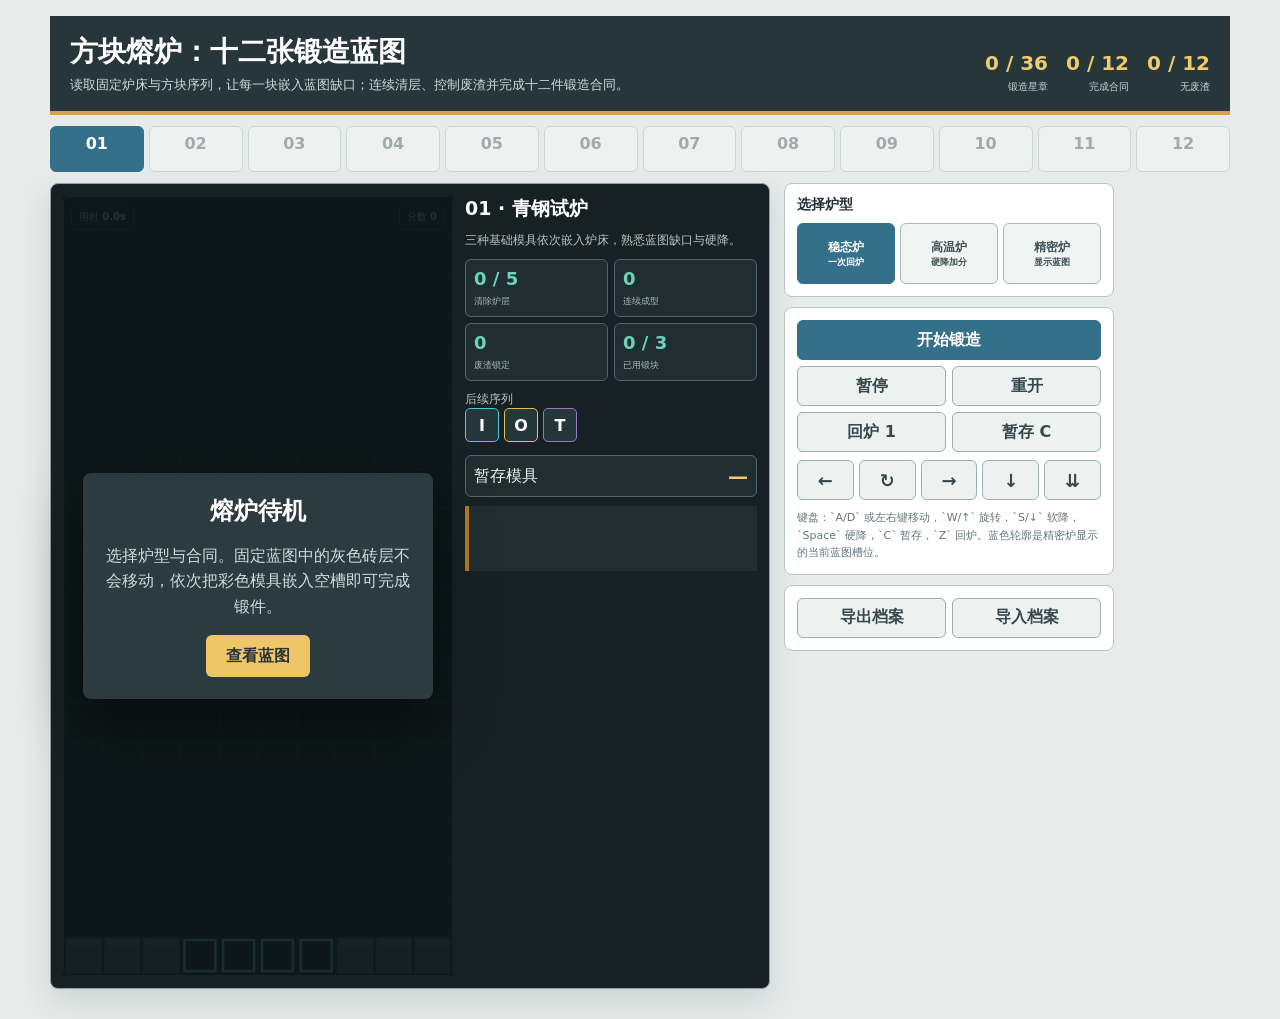
<file: assets/minigames/block-forge.html>
<!doctype html>
<html lang="zh-CN">
<head>
  <meta charset="utf-8">
  <meta name="viewport" content="width=device-width,initial-scale=1">
  <meta name="theme-color" content="#27363a">
  <title>方块熔炉：十二张锻造蓝图</title>
  <style>
    :root{--ink:#243034;--muted:#66757a;--paper:#fff;--line:#b8c4c5;--deep:#27363a;--steel:#34708a;--mint:#3f8a72;--gold:#b67a26;--red:#b94f55;--violet:#705f8e;--radius:8px;--shadow:0 12px 30px rgba(39,54,58,.14)}
    *{box-sizing:border-box;letter-spacing:0}html,body{margin:0;min-height:100%;color:var(--ink);background:#e7eceb;font-family:"Microsoft YaHei","PingFang SC",system-ui,sans-serif}button{font:inherit}.app{width:min(1180px,calc(100vw - 24px));margin:auto;padding:16px 0 30px}.head{display:flex;align-items:flex-end;justify-content:space-between;gap:18px;padding:17px 20px;border-bottom:4px solid #d5a346;color:#fff;background:var(--deep)}h1{margin:0;font-size:28px}.sub{margin:5px 0 0;color:#cfdbda;font-size:13px}.totals{display:flex;gap:18px;text-align:right}.totals b{display:block;color:#f0ca70;font-size:20px}.totals span{color:#c8d4d3;font-size:10px}.contracts{display:grid;grid-template-columns:repeat(12,minmax(42px,1fr));gap:5px;padding:11px 0}.contract{height:46px;border:1px solid #aab7b8;border-radius:6px;color:#405257;background:#f7f9f8;font-weight:900;cursor:pointer}.contract.active{border-color:var(--steel);color:#fff;background:var(--steel)}.contract:disabled{opacity:.42}.contract small{display:block;height:11px;color:#f2cc74;font-size:9px}.layout{display:grid;grid-template-columns:minmax(340px,720px) 330px;gap:14px;align-items:start}.forge{display:grid;grid-template-columns:minmax(280px,390px) minmax(150px,1fr);gap:12px;padding:12px;border:1px solid #8fa1a3;border-radius:var(--radius);background:#172125;box-shadow:var(--shadow)}.board-wrap{position:relative;display:grid;place-items:center;min-width:0}.board-wrap canvas{display:block;width:min(100%,390px);height:auto;aspect-ratio:1/2;border:1px solid #607477;border-radius:6px;background:#0e171a}.board-hud{position:absolute;inset:8px 8px auto;display:flex;justify-content:space-between;gap:6px;pointer-events:none}.board-hud span{padding:5px 7px;border:1px solid rgba(255,255,255,.2);border-radius:5px;color:#dce9e8;background:rgba(23,33,37,.86);font-size:10px}.forge-info{display:flex;flex-direction:column;gap:9px;min-width:0;color:#e9f0ef}.forge-info h2{margin:0;color:#fff;font-size:19px}.brief{margin:0;color:#b7c6c5;font-size:12px;line-height:1.55}.metrics{display:grid;grid-template-columns:1fr 1fr;gap:6px}.metric{padding:8px;border:1px solid #52666a;border-radius:6px;background:#202e32}.metric b{display:block;color:#6cd3c0;font-size:18px}.metric span{color:#a9b9b8;font-size:9px}.queue{display:flex;flex-wrap:wrap;gap:5px;min-height:38px}.piece-chip{display:grid;place-items:center;width:34px;height:34px;border:1px solid #607579;border-radius:5px;color:#fff;background:#26373b;font-weight:900}.hold-box{display:flex;align-items:center;justify-content:space-between;padding:8px;border:1px solid #53686b;border-radius:6px;background:#202e32}.hold-box b{color:#f1ca72;font-size:20px}.forge-status{min-height:65px;margin:0;padding:9px;border-left:4px solid var(--gold);color:#cfdbda;background:#202e32;font-size:11px;line-height:1.55}.side{display:flex;flex-direction:column;gap:10px}.panel{padding:12px;border:1px solid var(--line);border-radius:var(--radius);background:var(--paper)}.panel h3{margin:0 0 9px;font-size:14px}.rigs{display:grid;grid-template-columns:repeat(3,1fr);gap:5px}.rig{min-height:61px;padding:6px;border:1px solid #a9b7b8;border-radius:6px;color:#405257;background:#f0f4f3;font-size:9px;font-weight:900;cursor:pointer}.rig b{display:block;font-size:12px}.rig.active{border-color:var(--steel);color:#fff;background:var(--steel)}.commands,.archive{display:grid;grid-template-columns:1fr 1fr;gap:6px}.commands button,.archive button,.touch button{min-height:40px;border:1px solid #9dafb1;border-radius:6px;color:#34484d;background:#edf2f1;font-weight:900;cursor:pointer}.commands .primary{grid-column:1/-1;border-color:var(--steel);color:#fff;background:var(--steel)}.touch{display:grid;grid-template-columns:repeat(5,1fr);gap:5px;margin-top:8px}.touch button{padding:0;font-size:18px}.touch .wide{grid-column:span 2;font-size:12px}.help{margin:9px 0 0;color:var(--muted);font-size:11px;line-height:1.6}.overlay{position:absolute;inset:0;display:grid;place-items:center;padding:14px;background:rgba(13,22,25,.88);text-align:center}.overlay[hidden]{display:none}.overlay-card{width:min(350px,100%);padding:22px;border-radius:var(--radius);color:#fff;background:#2b3b3f;box-shadow:0 24px 60px rgba(0,0,0,.45)}.overlay-card h2{margin:0;font-size:24px}.overlay-card p{color:#d0dddc;line-height:1.6}.overlay-stars{color:#efc667;font-size:34px}.overlay-card button{min-height:42px;padding:0 20px;border:0;border-radius:6px;color:#293537;background:#efc667;font-weight:900;cursor:pointer}
    @media(max-width:930px){.layout{grid-template-columns:1fr}.side{display:grid;grid-template-columns:1fr 1fr}.side .panel:first-child{grid-column:1/-1}}
    @media(max-width:650px){.app{width:calc(100vw - 12px);padding-top:6px}.head{display:block;padding:13px}.head h1{font-size:23px}.totals{justify-content:space-between;margin-top:11px;text-align:left}.contracts{grid-template-columns:repeat(6,1fr)}.contract{height:39px}.forge{grid-template-columns:minmax(0,1fr);padding:7px}.board-wrap canvas{width:min(100%,340px)}.forge-info{padding:4px}.side{display:flex}.panel{padding:10px}.sub{font-size:11px}}
  </style>
</head>
<body>
  <main class="app">
    <header class="head"><div><h1>方块熔炉：十二张锻造蓝图</h1><p class="sub">读取固定炉床与方块序列，让每一块嵌入蓝图缺口；连续清层、控制废渣并完成十二件锻造合同。</p></div><div class="totals"><div><b id="starTotal">0 / 36</b><span>锻造星章</span></div><div><b id="clearTotal">0 / 12</b><span>完成合同</span></div><div><b id="perfectTotal">0 / 12</b><span>无废渣</span></div></div></header>
    <nav class="contracts" id="contracts" aria-label="锻造合同"></nav>
    <section class="layout">
      <section class="forge">
        <div class="board-wrap"><canvas id="board" width="300" height="600" aria-label="熔炉棋盘"></canvas><div class="board-hud"><span>用时 <b id="clock">0.0s</b></span><span>分数 <b id="score">0</b></span></div><div class="overlay" id="overlay"><div class="overlay-card"><h2 id="overlayTitle"></h2><p id="overlayText"></p><div class="overlay-stars" id="overlayStars"></div><button id="overlayButton">开始</button></div></div></div>
        <div class="forge-info"><h2 id="contractTitle"></h2><p class="brief" id="contractBrief"></p><div class="metrics"><div class="metric"><b id="lines">0 / 0</b><span>清除炉层</span></div><div class="metric"><b id="chain">0</b><span>连续成型</span></div><div class="metric"><b id="slag">0</b><span>废渣锁定</span></div><div class="metric"><b id="pieces">0 / 0</b><span>已用锻块</span></div></div><div><p class="brief">后续序列</p><div class="queue" id="queue"></div></div><div class="hold-box"><span>暂存模具</span><b id="hold">—</b></div><p class="forge-status" id="status"></p></div>
      </section>
      <aside class="side">
        <section class="panel"><h3>选择炉型</h3><div class="rigs"><button class="rig" data-rig="steady"><b>稳态炉</b>一次回炉</button><button class="rig" data-rig="hot"><b>高温炉</b>硬降加分</button><button class="rig" data-rig="precise"><b>精密炉</b>显示蓝图</button></div></section>
        <section class="panel"><div class="commands"><button class="primary" id="start">开始锻造</button><button id="pause">暂停</button><button id="restart">重开</button><button id="rewind">回炉</button><button id="holdButton">暂存 C</button></div><div class="touch" aria-label="触屏操作"><button data-action="left" title="左移">←</button><button data-action="rotate" title="旋转">↻</button><button data-action="right" title="右移">→</button><button data-action="down" title="软降">↓</button><button data-action="drop" title="硬降">⇊</button></div><p class="help">键盘：`A/D` 或左右键移动，`W/↑` 旋转，`S/↓` 软降，`Space` 硬降，`C` 暂存，`Z` 回炉。蓝色轮廓是精密炉显示的当前蓝图槽位。</p></section>
        <section class="panel"><div class="archive"><button id="exportSave">导出档案</button><button id="importSave">导入档案</button></div></section>
      </aside>
    </section>
  </main>
  <script>
  (()=>{
    "use strict";
    const W=10,H=20,SAVE_KEY="block_forge_v2",colors={I:"#49c8df",O:"#e9bd50",T:"#9b78c7",L:"#df8a45",J:"#568bd2",S:"#54b98b",Z:"#cf5c68",X:"#596a6d"},base={I:[[1,1,1,1]],O:[[1,1],[1,1]],T:[[0,1,0],[1,1,1]],L:[[1,0],[1,0],[1,1]],J:[[0,1],[0,1],[1,1]],S:[[0,1,1],[1,1,0]],Z:[[1,1,0],[0,1,1]]};
    const contracts=[
      {title:"青钢试炉",brief:"三种基础模具依次嵌入炉床，熟悉蓝图缺口与硬降。",limit:70,hold:1,waves:[["I",0,3],["O",0,1],["T",0,5]]},
      {title:"双层铆接",brief:"方块会一次封合多层，观察轮廓高度后再落锤。",limit:72,hold:1,waves:[["O",0,6],["J",0,1],["I",0,4],["S",0,2]]},
      {title:"折角梁柱",brief:"L 与 J 的方向相反，旋转错误会把废渣留在炉口。",limit:76,hold:1,waves:[["L",1,5],["J",3,1],["T",2,3],["O",0,7]]},
      {title:"赤铜连铸",brief:"连续四次成型维持炉温，任何空投都会打断连铸。",limit:78,hold:0,waves:[["Z",0,1],["S",0,5],["I",1,8],["T",1,3]]},
      {title:"四层淬火",brief:"竖直长条会同时封合四层，是本合同的核心锻序。",limit:82,hold:1,waves:[["I",1,2],["O",0,6],["L",2,1],["S",1,5],["T",0,3]]},
      {title:"镜像齿轮",brief:"镜像模具交替出现，必须区分 S/Z 与 L/J 的咬合面。",limit:84,hold:1,waves:[["S",1,1],["Z",1,6],["L",3,2],["J",1,5],["O",0,7]]},
      {title:"冷弯桁架",brief:"窄槽分布在两侧，墙踢可帮助模具贴近炉壁。",limit:88,hold:1,waves:[["J",0,0],["L",0,8],["I",0,2],["T",3,6],["Z",0,1]]},
      {title:"白银回火",brief:"先处理高层薄片，再为竖直模具让出下降通道。",limit:90,hold:1,waves:[["I",0,5],["T",2,1],["I",1,8],["S",0,3],["O",0,0],["L",1,6]]},
      {title:"棱角机芯",brief:"六枚不对称模具组成机芯，蓝图阅读比反应速度更重要。",limit:94,hold:1,waves:[["T",1,0],["L",2,6],["Z",1,3],["J",3,1],["S",0,6],["O",0,3]]},
      {title:"金线重锻",brief:"连续多层封合提高得分，高温炉可以放大硬降收益。",limit:98,hold:1,waves:[["I",1,1],["I",0,5],["O",0,2],["T",0,6],["L",3,0],["Z",0,4]]},
      {title:"星纹合金",brief:"七类模具全部进入序列，暂存只应处理一次顺序判断。",limit:104,hold:1,waves:[["S",1,7],["J",2,1],["O",0,5],["Z",0,0],["T",3,6],["L",1,2],["I",0,4]]},
      {title:"冠冕终锻",brief:"七段蓝图覆盖全部方向，零废渣完成才是熔炉大师。",limit:110,hold:1,waves:[["T",2,3],["I",1,8],["L",3,1],["S",0,5],["J",1,0],["Z",1,6],["O",0,3]]}
    ];
    const $=id=>document.getElementById(id),canvas=$("board"),ctx=canvas.getContext("2d"),overlay=$("overlay"),contractEl=$("contracts");let profile=load(),selected=0,rig=profile.rig||"steady",q=null,last=0,raf=0;
    function defaults(){return{version:2,stars:{},best:{},perfect:{},rig:"steady",updatedAt:Date.now()}}
    function normalize(value){const clean=defaults();if(!value||value.version!==2)return clean;for(let i=0;i<contracts.length;i++){clean.stars[i]=Math.max(0,Math.min(3,Number(value.stars?.[i])||0));if(Number.isFinite(Number(value.best?.[i])))clean.best[i]=Math.max(0,Number(value.best[i]));clean.perfect[i]=Boolean(value.perfect?.[i])}if(["steady","hot","precise"].includes(value.rig))clean.rig=value.rig;return clean}
    function load(){try{return normalize(JSON.parse(localStorage.getItem(SAVE_KEY)))}catch{return defaults()}}
    function save(){profile.rig=rig;profile.updatedAt=Date.now();localStorage.setItem(SAVE_KEY,JSON.stringify(profile));renderCampaign()}
    function checksum(text){let h=2166136261;for(const ch of text){h^=ch.charCodeAt(0);h=Math.imul(h,16777619)}return(h>>>0).toString(36)}
    function encodeProfile(){const body=btoa(unescape(encodeURIComponent(JSON.stringify(profile))));return`FORGE2.${body}.${checksum(body)}`}
    function decodeProfile(code){const part=code.trim().split(".");if(part.length!==3||part[0]!=="FORGE2"||checksum(part[1])!==part[2])throw Error("锻造档案校验失败");return normalize(JSON.parse(decodeURIComponent(escape(atob(part[1])))))}
    function rotate(matrix){return matrix[0].map((_,i)=>matrix.map(row=>row[i]).reverse())}
    function shape(kind,rotation=0){let matrix=base[kind].map(row=>row.slice());for(let i=0;i<(rotation%4+4)%4;i++)matrix=rotate(matrix);return matrix}
    function moldBoard(step){const [kind,rotation,x]=step,matrix=shape(kind,rotation),rows=[];for(let y=0;y<matrix.length;y++){const row=Array(W).fill("X");for(let z=0;z<matrix[y].length;z++)row[x+z]="";rows.push(row)}return Array.from({length:H-rows.length},()=>Array(W).fill("")).concat(rows)}
    function compileContract(index){return contracts[index].waves.map(moldBoard)}
    const plans=contracts.map((contract,index)=>({boards:compileContract(index),queue:contract.waves.map(([kind])=>kind),targetLines:contract.waves.reduce((sum,[kind,rotation])=>sum+shape(kind,rotation).length,0),signature:contract.waves.map(w=>w.join(":" )).join("|")}));
    function cloneBoard(board){return board.map(row=>row.slice())}
    function makeState(index=selected,simulation=false){const plan=plans[index],contract=contracts[index];return{index,contract,simulation,board:cloneBoard(plan.boards[0]),queue:plan.queue.slice(),cursor:0,blueprint:0,p:null,hold:"",canHold:true,lines:0,score:0,chain:0,maxChain:0,slag:0,pieces:0,elapsed:0,run:false,paused:false,ended:false,won:false,rewinds:rig==="steady"?1:0,snapshot:null}}
    function hit(state,piece,dx=0,dy=0,matrix=piece.m){for(let y=0;y<matrix.length;y++)for(let x=0;x<matrix[y].length;x++)if(matrix[y][x]){const gx=piece.x+x+dx,gy=piece.y+y+dy;if(gx<0||gx>=W||gy>=H||gy>=0&&state.board[gy][gx])return true}return false}
    function nextPiece(state){if(state.cursor>=state.queue.length){state.p=null;state.ended=true;state.run=false;state.won=state.blueprint>=state.contract.waves.length;return false}const kind=state.queue[state.cursor++];state.p={kind,m:shape(kind),rotation:0,x:3,y:0};state.canHold=true;if(hit(state,state.p)){state.ended=true;state.run=false;state.won=false;return false}return true}
    function snapshot(state){state.snapshot={board:cloneBoard(state.board),queue:state.queue.slice(),cursor:state.cursor,blueprint:state.blueprint,p:state.p?{...state.p,m:state.p.m.map(r=>r.slice())}:null,hold:state.hold,canHold:state.canHold,lines:state.lines,score:state.score,chain:state.chain,maxChain:state.maxChain,slag:state.slag,pieces:state.pieces,elapsed:state.elapsed}}
    function restore(state){if(!state.snapshot||state.rewinds<=0)return false;const copy=state.snapshot;Object.assign(state,{...copy,board:cloneBoard(copy.board),p:copy.p?{...copy.p,m:copy.p.m.map(r=>r.slice())}:null,rewinds:state.rewinds-1,run:true,paused:false,ended:false,won:false,snapshot:null});return true}
    function moveState(state,dx,dy){if(!state.p||hit(state,state.p,dx,dy))return false;state.p.x+=dx;state.p.y+=dy;return true}
    function rotateState(state){if(!state.p)return false;const matrix=rotate(state.p.m);for(const kick of [0,-1,1,-2,2])if(!hit(state,state.p,kick,0,matrix)){state.p.m=matrix;state.p.x+=kick;state.p.rotation=(state.p.rotation+1)%4;return true}return false}
    function lockState(state){const piece=state.p,expected=state.contract.waves[state.blueprint],expectedMatrix=expected?shape(expected[0],expected[1]):[],expectedRows=expectedMatrix.length,correct=Boolean(expected&&piece.kind===expected[0]&&piece.rotation%4===expected[1]%4&&piece.x===expected[2]&&piece.y===H-expectedRows);for(let y=0;y<piece.m.length;y++)for(let x=0;x<piece.m[y].length;x++)if(piece.m[y][x]&&piece.y+y>=0)state.board[piece.y+y][piece.x+x]=piece.kind;if(correct)for(let y=H-expectedRows;y<H;y++)for(let x=0;x<W;x++)if(!state.board[y][x])state.board[y][x]="X";const cleared=state.board.filter(row=>row.every(Boolean)).length;state.board=state.board.filter(row=>!row.every(Boolean));while(state.board.length<H)state.board.unshift(Array(W).fill(""));state.lines+=cleared;state.pieces++;if(correct&&cleared===expectedRows){state.blueprint++;state.chain++;state.maxChain=Math.max(state.maxChain,state.chain);state.score+=[0,120,360,700,1200][cleared]*(1+state.chain*.12);if(state.blueprint<plans[state.index].boards.length)state.board=cloneBoard(plans[state.index].boards[state.blueprint])}else{state.chain=0;state.slag++}state.score=Math.round(state.score);return nextPiece(state)}
    function hardDropState(state){if(!state.p)return 0;snapshot(state);let distance=0;while(moveState(state,0,1))distance++;state.score+=Math.round(distance*2*(rig==="hot"?1.5:1));lockState(state);return distance}
    function holdState(state){if(!state.p||!state.canHold)return false;const current=state.p.kind;if(state.hold){const incoming=state.hold;state.hold=current;state.p={kind:incoming,m:shape(incoming),rotation:0,x:3,y:0};if(hit(state,state.p)){state.ended=true;state.run=false;state.won=false}}else{state.hold=current;nextPiece(state)}state.canHold=false;return true}
    function stepState(state,dt){if(!state.run||state.paused||state.ended)return;state.elapsed+=dt;if(state.elapsed>=state.contract.limit){state.ended=true;state.run=false;state.won=false;return}state.fall=(state.fall||0)+dt;const interval=Math.max(.28,.78-state.index*.025);if(state.fall>=interval){state.fall=0;if(!moveState(state,0,1)){snapshot(state);lockState(state)}}}
    function placeReference(state,step){const [kind,rotation,x]=step;if(!state.p||state.p.kind!==kind)throw Error("参考模具顺序错误");state.p.m=shape(kind,rotation);state.p.rotation=rotation;state.p.x=x;if(hit(state,state.p))throw Error("参考模具无法进入炉床");hardDropState(state)}
    function simulateReference(index){const state=makeState(index,true);state.run=true;nextPiece(state);for(const step of contracts[index].waves){if(state.ended)break;placeReference(state,step)}return{won:state.won,lines:state.lines,slag:state.slag,pieces:state.pieces,maxChain:state.maxChain,score:state.score}}
    function validateContent(){if(contracts.length!==12)throw Error("锻造合同数量错误");const signatures=new Set();let blueprintPieces=0,targetLines=0,referenceWins=0;for(let i=0;i<contracts.length;i++){const plan=plans[i];if(signatures.has(plan.signature))throw Error(`第 ${i+1} 张蓝图重复`);signatures.add(plan.signature);if(plan.boards.length!==contracts[i].waves.length)throw Error(`第 ${i+1} 张子蓝图缺失`);blueprintPieces+=plan.queue.length;targetLines+=plan.targetLines;const result=simulateReference(i);if(!result.won||result.slag||result.pieces!==plan.queue.length||result.lines!==plan.targetLines)throw Error(`第 ${i+1} 张参考锻序未通过`);referenceWins++}return{contracts:12,rigs:3,blueprintPieces,targetLines,referenceWins,uniqueBlueprints:signatures.size}}
    function unlocked(index){return index===0||Number(profile.stars[index-1])>0}
    function begin(index=selected){if(!unlocked(index))return;selected=index;q=makeState(index);renderAll();showOverlay("蓝图简报",`${q.contract.title}：固定序列包含 ${q.queue.length} 枚模具，目标封合 ${plans[index].targetLines} 层。`,"","点火",()=>{q.run=true;nextPiece(q);hideOverlay();setStatus("先观察炉床缺口，再移动和旋转当前模具。错误锁定会形成废渣并打断连续成型。")})}
    function finalize(){if(!q?.ended)return;if(q.won){const stars=1+(q.slag===0?1:0)+(q.slag===0&&q.maxChain===q.contract.waves.length&&q.elapsed<=q.contract.limit?1:0);profile.stars[q.index]=Math.max(Number(profile.stars[q.index])||0,stars);profile.best[q.index]=Math.min(Number(profile.best[q.index])||Infinity,q.elapsed);profile.perfect[q.index]=profile.perfect[q.index]||q.slag===0;save();renderAll();showOverlay("锻件验收通过",`封合 ${q.lines} 层，连续成型 ${q.maxChain}，废渣 ${q.slag}。`,"★".repeat(stars)+"☆".repeat(3-stars),q.index<11?"下一张蓝图":"返回合同簿",()=>{const next=q.index<11?q.index+1:q.index;selected=next;begin(next)})}else showOverlay("锻件未成型",q.elapsed>=q.contract.limit?"炉温窗口已经结束。":"固定模具已经用完，但蓝图仍有缺口。","","重新点火",()=>begin(q.index))}
    function perform(action){if(!q?.run||q.paused||q.ended)return;if(action==="left")moveState(q,-1,0);if(action==="right")moveState(q,1,0);if(action==="down"){if(!moveState(q,0,1)){snapshot(q);lockState(q)}else q.score++}if(action==="rotate")rotateState(q);if(action==="drop")hardDropState(q);if(action==="hold")holdState(q);if(action==="rewind")restore(q);renderAll();if(q.ended)finalize()}
    function setStatus(text){$("status").textContent=text}
    function showOverlay(title,text,stars,label,handler){$("overlayTitle").textContent=title;$("overlayText").textContent=text;$("overlayStars").textContent=stars;$("overlayButton").textContent=label;$("overlayButton").onclick=handler;overlay.hidden=false}
    function hideOverlay(){overlay.hidden=true}
    function renderCampaign(){contractEl.innerHTML=contracts.map((contract,index)=>`<button class="contract ${index===selected?"active":""}" data-index="${index}" ${unlocked(index)?"":"disabled"}>${String(index+1).padStart(2,"0")}<small>${"★".repeat(Number(profile.stars[index])||0)}</small></button>`).join("");$("starTotal").textContent=`${Object.values(profile.stars).reduce((a,b)=>a+Number(b||0),0)} / 36`;$("clearTotal").textContent=`${Object.values(profile.stars).filter(Boolean).length} / 12`;$("perfectTotal").textContent=`${Object.values(profile.perfect).filter(Boolean).length} / 12`;document.querySelectorAll(".rig").forEach(button=>button.classList.toggle("active",button.dataset.rig===rig))}
    function renderInfo(){if(!q)return;$("contractTitle").textContent=`${String(q.index+1).padStart(2,"0")} · ${q.contract.title}`;$("contractBrief").textContent=q.contract.brief;$("lines").textContent=`${q.lines} / ${plans[q.index].targetLines}`;$("chain").textContent=q.maxChain;$("slag").textContent=q.slag;$("pieces").textContent=`${q.pieces} / ${q.contract.waves.length}`;$("clock").textContent=`${q.elapsed.toFixed(1)}s`;$("score").textContent=q.score;$("hold").textContent=q.hold||"—";$("queue").innerHTML=q.queue.slice(q.cursor,q.cursor+7).map(kind=>`<span class="piece-chip" style="border-color:${colors[kind]}">${kind}</span>`).join("")||"<span class='brief'>序列已尽</span>";$("rewind").textContent=`回炉 ${q.rewinds}`}
    function drawBlock(x,y,kind,alpha=1,outline=false){const z=canvas.width/W;ctx.globalAlpha=alpha;if(outline){ctx.strokeStyle="#65d6e5";ctx.lineWidth=2;ctx.strokeRect(x*z+3,y*z+3,z-6,z-6)}else{ctx.fillStyle=colors[kind]||colors.X;ctx.fillRect(x*z+1,y*z+1,z-2,z-2);ctx.fillStyle="rgba(255,255,255,.16)";ctx.fillRect(x*z+3,y*z+3,z-6,4)}ctx.globalAlpha=1}
    function draw(){if(!q)return;const z=canvas.width/W;ctx.fillStyle="#0d1719";ctx.fillRect(0,0,canvas.width,canvas.height);for(let y=0;y<H;y++)for(let x=0;x<W;x++){ctx.strokeStyle="#1c2a2d";ctx.strokeRect(x*z,y*z,z,z);if(q.board[y][x])drawBlock(x,y,q.board[y][x])}const step=q.contract.waves[q.blueprint];if(step&&!q.ended){const matrix=shape(step[0],step[1]),targetY=H-matrix.length;if(rig==="precise"){ctx.fillStyle="rgba(73,200,223,.07)";ctx.fillRect(step[2]*z,0,matrix[0].length*z,targetY*z)}for(let a=0;a<matrix.length;a++)for(let b=0;b<matrix[a].length;b++)if(matrix[a][b])drawBlock(step[2]+b,targetY+a,step[0],1,true)}if(q.p){const ghost={...q.p,y:q.p.y};while(!hit(q,ghost,0,1))ghost.y++;for(let y=0;y<ghost.m.length;y++)for(let x=0;x<ghost.m[y].length;x++)if(ghost.m[y][x])drawBlock(ghost.x+x,ghost.y+y,ghost.kind,.22);for(let y=0;y<q.p.m.length;y++)for(let x=0;x<q.p.m[y].length;x++)if(q.p.m[y][x]&&q.p.y+y>=0)drawBlock(q.p.x+x,q.p.y+y,q.p.kind)}}
    function renderAll(){renderCampaign();renderInfo();draw()}
    function loop(time){const dt=Math.min(.05,(time-last)/1000||0);last=time;if(q){const before=q.ended;stepState(q,dt);renderInfo();draw();if(!before&&q.ended)finalize()}raf=requestAnimationFrame(loop)}
    contractEl.addEventListener("click",event=>{const button=event.target.closest("[data-index]");if(button){selected=Number(button.dataset.index);begin(selected)}});document.querySelectorAll(".rig").forEach(button=>button.addEventListener("click",()=>{if(q?.run)return;rig=button.dataset.rig;save();renderAll()}));document.querySelectorAll("[data-action]").forEach(button=>button.addEventListener("pointerdown",event=>{event.preventDefault();perform(button.dataset.action)}));
    addEventListener("keydown",event=>{const map={ArrowLeft:"left",KeyA:"left",ArrowRight:"right",KeyD:"right",ArrowDown:"down",KeyS:"down",ArrowUp:"rotate",KeyW:"rotate",Space:"drop",KeyC:"hold",KeyZ:"rewind"};if(map[event.code]){event.preventDefault();perform(map[event.code])}if(event.code==="KeyP")$("pause").click()});
    $("start").onclick=()=>begin(selected);$("restart").onclick=()=>begin(q?.index??selected);$("holdButton").onclick=()=>perform("hold");$("rewind").onclick=()=>perform("rewind");$("pause").onclick=()=>{if(!q||q.ended)return;q.paused=!q.paused;$("pause").textContent=q.paused?"继续":"暂停";setStatus(q.paused?"熔炉已暂停。":"熔炉继续运转。")};
    $("exportSave").onclick=async()=>{const code=encodeProfile();try{await navigator.clipboard.writeText(code);setStatus("锻造档案已复制。") }catch{prompt("复制锻造档案",code)}};$("importSave").onclick=()=>{const code=prompt("粘贴 FORGE2 锻造档案");if(!code)return;try{profile=decodeProfile(code);rig=profile.rig;save();setStatus("锻造档案已导入。");begin(selected)}catch(error){setStatus(error.message)}};
    q=makeState(0);renderAll();showOverlay("熔炉待机","选择炉型与合同。固定蓝图中的灰色砖层不会移动，依次把彩色模具嵌入空槽即可完成锻件。","","查看蓝图",()=>begin(selected));raf=requestAnimationFrame(loop);
    window.__blockForgeTest={contracts,plans,shape,compileContract,makeState,simulateReference,validateContent,begin,getState:()=>q,getProfile:()=>profile,encodeProfile,decodeProfile,perform,forceFinish(){if(!q)return;q.lines=plans[q.index].targetLines;q.slag=0;q.maxChain=q.contract.waves.length;q.pieces=q.contract.waves.length;q.ended=true;q.run=false;q.won=true;finalize()}};
  })();
  </script>
</body>
</html>
</file>
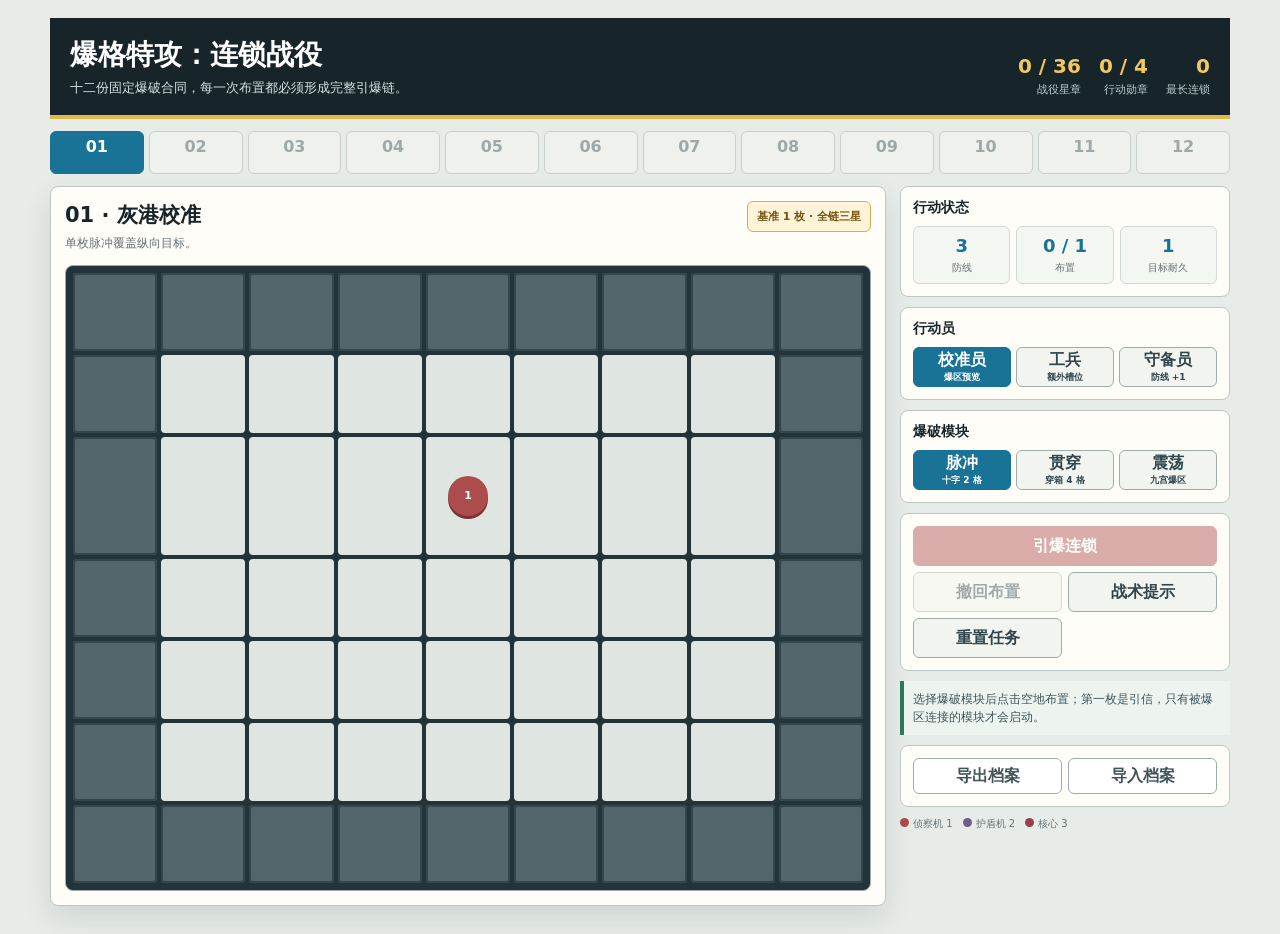
<file: assets/minigames/bomb-grid.html>
<!doctype html>
<html lang="zh-CN">
<head>
  <meta charset="utf-8">
  <meta name="viewport" content="width=device-width,initial-scale=1">
  <meta name="theme-color" content="#17252b">
  <title>爆格特攻：连锁战役</title>
  <style>
    :root{--bg:#e8ece8;--paper:#fffdf7;--ink:#17252b;--muted:#637176;--line:#bcc8c5;--deep:#17252b;--blue:#187397;--teal:#2d765f;--gold:#bd841d;--red:#ad4c4c;--violet:#6d5f88;--cell:#dfe6e1;--radius:8px;--shadow:0 12px 28px rgba(26,48,54,.12)}
    *{box-sizing:border-box;letter-spacing:0}body{margin:0;min-height:100vh;color:var(--ink);font-family:"Microsoft YaHei","PingFang SC",system-ui,sans-serif;background:var(--bg)}button,select,textarea{font:inherit}.app{width:min(1180px,calc(100vw - 24px));margin:0 auto;padding:18px 0 28px}.top{display:flex;align-items:flex-end;justify-content:space-between;gap:18px;padding:18px 20px;border-bottom:4px solid #e2b84d;color:#fff;background:var(--deep)}h1{margin:0;font-size:28px}.subtitle{margin:5px 0 0;color:#d4e2e1;font-size:13px}.summary{display:flex;gap:18px;text-align:right}.summary b{display:block;color:#f1c85e;font-size:20px}.summary span{font-size:11px;color:#b9cdcd}.mission-strip{display:grid;grid-template-columns:repeat(12,minmax(42px,1fr));gap:5px;padding:12px 0}.mission-btn{height:43px;border:1px solid #9eaeaa;border-radius:6px;color:#40545b;background:#f7f8f3;font-weight:900;cursor:pointer}.mission-btn.active{border-color:var(--blue);color:#fff;background:var(--blue)}.mission-btn.locked{opacity:.44}.mission-btn .stars{display:block;height:12px;color:#f5c750;font-size:9px}.layout{display:grid;grid-template-columns:minmax(0,1fr) 330px;gap:14px}.field{min-width:0;padding:14px;border:1px solid var(--line);border-radius:var(--radius);background:var(--paper);box-shadow:var(--shadow)}.brief{display:flex;justify-content:space-between;gap:12px;align-items:flex-start;margin-bottom:12px}.brief h2{margin:0;font-size:21px}.brief p{margin:5px 0 0;color:var(--muted);font-size:12px;line-height:1.55}.goal{flex:0 0 auto;padding:7px 9px;border:1px solid #d1ad59;border-radius:6px;color:#75520e;background:#fff4d7;font-size:11px;font-weight:900}.board{display:grid;grid-template-columns:repeat(9,1fr);gap:4px;width:100%;aspect-ratio:9/7;padding:7px;border:1px solid #9dacaa;border-radius:var(--radius);background:#22333a;touch-action:manipulation}.cell{position:relative;display:grid;place-items:center;min-width:0;border:0;border-radius:4px;color:var(--ink);background:var(--cell);cursor:pointer;overflow:hidden}.cell:hover{outline:2px solid #f1c85e;outline-offset:-2px}.cell.wall{background:#52666c;box-shadow:inset 0 0 0 2px #33474d}.cell.crate{background:#b9784f}.cell.crate:before,.cell.crate:after{content:"";position:absolute;background:#845037}.cell.crate:before{width:72%;height:4px;transform:rotate(36deg)}.cell.crate:after{width:4px;height:72%;transform:rotate(36deg)}.cell.preview{box-shadow:inset 0 0 0 3px rgba(24,115,151,.58)}.cell.blast{animation:flash .58s ease}.cell.blast:after{content:"";position:absolute;inset:5%;border-radius:40%;background:#f09b3d;box-shadow:0 0 14px #d65343}.enemy{z-index:2;display:grid;place-items:center;width:56%;aspect-ratio:1;border-radius:50%;color:#fff;background:var(--red);font-size:11px;font-weight:900;box-shadow:0 3px 0 #783434}.enemy.shield{background:var(--violet);box-shadow:0 0 0 4px #c8bde0 inset,0 3px 0 #463b5d}.enemy.core{border-radius:5px;background:#9a3f51;transform:rotate(45deg)}.enemy.core span{transform:rotate(-45deg)}.charge{z-index:3;display:grid;place-items:center;width:48%;aspect-ratio:1;border:3px solid #f1c85e;border-radius:50%;color:#fff;background:#1c262b;font-size:10px;font-weight:900}.charge.fuse{box-shadow:0 0 0 4px rgba(241,200,94,.26),0 0 16px #f1c85e}.panel{display:flex;flex-direction:column;gap:10px}.box{padding:12px;border:1px solid var(--line);border-radius:var(--radius);background:var(--paper)}.box h3{margin:0 0 9px;font-size:14px}.stats{display:grid;grid-template-columns:repeat(3,1fr);gap:6px}.stat{padding:8px 5px;border:1px solid #d2dad7;border-radius:6px;text-align:center;background:#f4f6f1}.stat b{display:block;color:var(--blue);font-size:18px}.stat span{color:var(--muted);font-size:10px}.seg{display:grid;grid-template-columns:repeat(3,1fr);gap:5px}.seg button,.tool,.action{min-height:40px;border:1px solid #9daea9;border-radius:6px;color:#30464e;background:#f1f4ef;font-weight:900;cursor:pointer}.seg button.active{border-color:var(--blue);color:#fff;background:var(--blue)}.seg button small{display:block;font-size:9px;font-weight:700}.charge-types button:nth-child(2).active{background:var(--gold);border-color:var(--gold)}.charge-types button:nth-child(3).active{background:var(--violet);border-color:var(--violet)}.actions{display:grid;grid-template-columns:1fr 1fr;gap:6px}.action.primary{grid-column:1/-1;border-color:var(--red);color:#fff;background:var(--red)}.action:disabled{cursor:not-allowed;opacity:.45}.status{min-height:52px;margin:0;padding:9px;border-left:4px solid var(--teal);color:#3d555c;background:#edf4ef;font-size:12px;line-height:1.5}.archive{display:grid;grid-template-columns:1fr 1fr;gap:6px}.archive button{min-height:36px;border:1px solid #9daea9;border-radius:6px;background:#fff;color:#41545a;font-weight:800;cursor:pointer}.legend{display:flex;gap:10px;flex-wrap:wrap;color:var(--muted);font-size:10px}.legend i{display:inline-block;width:9px;height:9px;margin-right:4px;border-radius:50%}.result{position:fixed;inset:0;z-index:10;display:grid;place-items:center;padding:16px;background:rgba(13,29,34,.72)}.result[hidden]{display:none}.result-card{width:min(430px,100%);padding:22px;border-radius:var(--radius);background:var(--paper);box-shadow:0 24px 70px rgba(0,0,0,.3);text-align:center}.result-card h2{margin:0 0 8px}.result-stars{margin:12px 0;color:#d49a18;font-size:34px}.result-card button{min-height:42px;padding:0 18px;border:0;border-radius:6px;color:#fff;background:var(--blue);font-weight:900;cursor:pointer}@keyframes flash{0%,100%{filter:none}40%{filter:brightness(1.4)}}
    @media(max-width:900px){.layout{grid-template-columns:1fr}.panel{display:grid;grid-template-columns:1fr 1fr}.panel .box:last-child{grid-column:1/-1}}
    @media(max-width:620px){.app{width:calc(100vw - 12px);padding-top:6px}.top{display:block;padding:14px}.summary{margin-top:12px;justify-content:space-between;text-align:left}.mission-strip{grid-template-columns:repeat(6,1fr);gap:4px}.mission-btn{height:38px}.field{padding:8px}.brief{display:block}.goal{display:inline-block;margin-top:8px}.board{gap:3px;padding:4px}.enemy{width:66%;font-size:9px}.charge{width:58%;border-width:2px;font-size:8px}.panel{display:flex}.stats .stat{padding:7px 2px}.seg button{font-size:12px}.subtitle{line-height:1.5}}
  </style>
</head>
<body>
  <main class="app">
    <header class="top">
      <div><h1>爆格特攻：连锁战役</h1><p class="subtitle">十二份固定爆破合同，每一次布置都必须形成完整引爆链。</p></div>
      <div class="summary"><div><b id="totalStars">0 / 36</b><span>战役星章</span></div><div><b id="medals">0 / 4</b><span>行动勋章</span></div><div><b id="bestChain">0</b><span>最长连锁</span></div></div>
    </header>
    <nav class="mission-strip" id="missionStrip" aria-label="战役任务"></nav>
    <section class="layout">
      <div class="field">
        <div class="brief"><div><h2 id="missionTitle"></h2><p id="missionBrief"></p></div><span class="goal" id="missionGoal"></span></div>
        <div class="board" id="board" aria-label="爆破战术棋盘"></div>
      </div>
      <aside class="panel">
        <section class="box"><h3>行动状态</h3><div class="stats"><div class="stat"><b id="integrity">3</b><span>防线</span></div><div class="stat"><b id="budget">0 / 0</b><span>布置</span></div><div class="stat"><b id="targets">0</b><span>目标耐久</span></div></div></section>
        <section class="box"><h3>行动员</h3><div class="seg" id="operators"><button data-operator="analyst">校准员<small>爆区预览</small></button><button data-operator="engineer">工兵<small>额外槽位</small></button><button data-operator="warden">守备员<small>防线 +1</small></button></div></section>
        <section class="box"><h3>爆破模块</h3><div class="seg charge-types" id="chargeTypes"><button data-type="pulse">脉冲<small>十字 2 格</small></button><button data-type="lance">贯穿<small>穿箱 4 格</small></button><button data-type="nova">震荡<small>九宫爆区</small></button></div></section>
        <section class="box"><div class="actions"><button class="action primary" id="detonate">引爆连锁</button><button class="action" id="undo">撤回布置</button><button class="action" id="hint">战术提示</button><button class="action" id="reset">重置任务</button></div></section>
        <p class="status" id="status"></p>
        <section class="box"><div class="archive"><button id="exportSave">导出档案</button><button id="importSave">导入档案</button></div></section>
        <div class="legend"><span><i style="background:#ad4c4c"></i>侦察机 1</span><span><i style="background:#6d5f88"></i>护盾机 2</span><span><i style="background:#9a3f51"></i>核心 3</span></div>
      </aside>
    </section>
  </main>
  <div class="result" id="result" hidden><div class="result-card"><h2 id="resultTitle"></h2><p id="resultText"></p><div class="result-stars" id="resultStars"></div><button id="resultNext">继续战役</button></div></div>
  <script>
  (()=>{
    "use strict";
    const W=9,H=7,SAVE_KEY="bomb_grid_v2";
    const missions=[
      {id:"a1",title:"灰港校准",brief:"单枚脉冲覆盖纵向目标。",par:1,map:["#########","#.......#","#.......#","#.......#","#.......#","#.......#","#########"],enemies:[[4,2,1]],ref:[[4,4,"pulse"]]},
      {id:"a2",title:"双点归零",brief:"寻找能同时覆盖两架侦察机的交汇点。",par:1,map:["#########","#.......#","#.......#","#...#...#","#.......#","#.......#","#########"],enemies:[[2,2,1],[6,2,1]],ref:[[4,2,"pulse"]]},
      {id:"a3",title:"接力火线",brief:"第二枚炸弹只有进入第一枚爆区才会启动。",par:2,map:["#########","#.......#","#.......#","#.......#","#.......#","#.......#","#########"],enemies:[[1,3,1],[7,3,1]],ref:[[3,3,"pulse"],[5,3,"pulse"]]},
      {id:"b1",title:"木箱之后",brief:"贯穿模块能击穿木箱并继续传播。",par:1,map:["#########","#.......#","#.......#","#....c..#","#.......#","#.......#","#########"],enemies:[[7,3,1]],ref:[[3,3,"lance"]]},
      {id:"b2",title:"双重护盾",brief:"护盾目标必须被两次独立爆炸覆盖。",par:2,map:["#########","#.......#","#.......#","#.......#","#.......#","#.......#","#########"],enemies:[[4,3,2]],ref:[[3,2,"nova"],[4,2,"nova"]]},
      {id:"b3",title:"折线联爆",brief:"用贯穿纵线连接远端脉冲。",par:2,map:["#########","#..#....#","#..#....#","#.......#","#.....#.#","#.......#","#########"],enemies:[[1,1,1],[7,5,1]],ref:[[1,5,"lance"],[5,5,"pulse"]]},
      {id:"c1",title:"封箱走廊",brief:"先建立纵向引线，再让贯穿模块越过木箱。",par:2,map:["#########","#....c..#","#.......#","#.......#","#.......#","#.......#","#########"],enemies:[[7,1,1],[3,5,1]],ref:[[3,3,"pulse"],[3,1,"lance"]]},
      {id:"c2",title:"护盾夹击",brief:"两枚脉冲既要互相触发，也要重复覆盖中央目标。",par:2,map:["#########","#.......#","#..#.#..#","#.......#","#..#.#..#","#.......#","#########"],enemies:[[1,3,1],[4,3,2],[7,3,1]],ref:[[3,3,"pulse"],[5,3,"pulse"]]},
      {id:"c3",title:"震荡走廊",brief:"把三枚震荡模块排成接力链。",par:3,map:["#########","#..#.#..#","#.......#","#.......#","#.......#","#..#.#..#","#########"],enemies:[[2,2,1],[6,4,1]],ref:[[3,3,"nova"],[4,3,"nova"],[5,3,"nova"]]},
      {id:"d1",title:"重核贯穿",brief:"两条贯穿波必须同时命中重型核心。",par:2,map:["#########","#.......#","#.......#","#.....c.#","#.......#","#.......#","#########"],enemies:[[7,3,2]],ref:[[3,3,"lance"],[5,3,"lance"]]},
      {id:"d2",title:"四角封锁",brief:"一枚纵向贯穿同时启动上下两条火线。",par:4,map:["#########","#.......#","#...#...#","#.......#","#...#...#","#.......#","#########"],enemies:[[1,1,1],[7,1,1],[1,5,1],[7,5,1]],ref:[[3,1,"lance"],[5,1,"pulse"],[3,5,"pulse"],[5,5,"pulse"]]},
      {id:"d3",title:"赤核终局",brief:"三枚震荡模块必须连续启动并三次覆盖赤核。",par:3,map:["#########","#.......#","#.......#","#.......#","#.......#","#.......#","#########"],enemies:[[2,2,1],[4,3,3],[6,2,1]],ref:[[3,2,"nova"],[4,2,"nova"],[5,2,"nova"]]}
    ];
    const operators={analyst:{integrity:3,bonus:0,preview:true},engineer:{integrity:3,bonus:1,preview:false},warden:{integrity:4,bonus:0,preview:false}};
    const typeLabel={pulse:"脉",lance:"贯",nova:"震"};
    const $=id=>document.getElementById(id);
    const board=$("board"),missionStrip=$("missionStrip"),status=$("status");
    let audio=null,save=loadSave(),state=null,selectedType="pulse";

    function defaultSave(){return{version:2,operator:"analyst",stars:{},bestChain:0,medals:[],updatedAt:Date.now()}}
    function checksum(text){let h=2166136261;for(const ch of text){h^=ch.charCodeAt(0);h=Math.imul(h,16777619)}return(h>>>0).toString(36)}
    function normalizeSave(value){const clean=defaultSave();if(!value||value.version!==2)return clean;clean.operator=operators[value.operator]?value.operator:"analyst";for(const mission of missions)clean.stars[mission.id]=Math.max(0,Math.min(3,Number(value.stars?.[mission.id])||0));clean.bestChain=Math.max(0,Number(value.bestChain)||0);clean.medals=Array.isArray(value.medals)?value.medals.filter(x=>["first","perfect","chain","campaign"].includes(x)):[];return clean}
    function loadSave(){try{return normalizeSave(JSON.parse(localStorage.getItem(SAVE_KEY)))}catch{return defaultSave()}}
    function persist(){save.updatedAt=Date.now();localStorage.setItem(SAVE_KEY,JSON.stringify(save));renderMeta()}
    function encodeSave(){const json=JSON.stringify(save),body=btoa(unescape(encodeURIComponent(json)));return`BOMB2.${body}.${checksum(body)}`}
    function decodeSave(code){const parts=code.trim().split(".");if(parts.length!==3||parts[0]!=="BOMB2"||checksum(parts[1])!==parts[2])throw Error("档案校验失败");return normalizeSave(JSON.parse(decodeURIComponent(escape(atob(parts[1])))))}
    function key(x,y){return`${x},${y}`}
    function mapSets(mission){const walls=new Set(),crates=new Set();mission.map.forEach((row,y)=>[...row].forEach((char,x)=>{if(char==="#")walls.add(key(x,y));if(char==="c")crates.add(key(x,y))}));return{walls,crates}}
    function lineCells(x,y,dx,dy,range,walls,crates,passCrate){const cells=[];for(let step=1;step<=range;step++){const nx=x+dx*step,ny=y+dy*step,k=key(nx,ny);if(nx<0||ny<0||nx>=W||ny>=H||walls.has(k))break;cells.push(k);if(crates.has(k)&&!passCrate)break}return cells}
    function blastCells(bomb,walls,crates){const cells=new Set([key(bomb.x,bomb.y)]);if(bomb.type==="nova"){for(let dy=-1;dy<=1;dy++)for(let dx=-1;dx<=1;dx++){const k=key(bomb.x+dx,bomb.y+dy);if(!walls.has(k))cells.add(k)}}else{const range=bomb.type==="lance"?4:2,pass=bomb.type==="lance";for(const[dx,dy]of[[1,0],[-1,0],[0,1],[0,-1]])for(const k of lineCells(bomb.x,bomb.y,dx,dy,range,walls,crates,pass))cells.add(k)}return cells}
    function simulateMission(mission,placements){const{walls,crates}=mapSets(mission),remainingCrates=new Set(crates),enemies=mission.enemies.map(([x,y,hp])=>({x,y,hp})),bombs=placements.map(([x,y,type])=>({x,y,type})),byCell=new Map(bombs.map((bomb,index)=>[key(bomb.x,bomb.y),index])),queue=bombs.length?[0]:[],triggered=new Set(),waves=[];while(queue.length){const index=queue.shift();if(triggered.has(index))continue;triggered.add(index);const cells=blastCells(bombs[index],walls,remainingCrates);waves.push([...cells]);for(const cell of cells){remainingCrates.delete(cell);const linked=byCell.get(cell);if(linked!==undefined&&!triggered.has(linked))queue.push(linked);for(const enemy of enemies)if(enemy.hp>0&&key(enemy.x,enemy.y)===cell)enemy.hp--}}return{cleared:enemies.every(enemy=>enemy.hp<=0),triggered:triggered.size,total:bombs.length,waves,enemies,crates:remainingCrates}}
    function validatePlacement(mission,placements){const{walls,crates}=mapSets(mission),used=new Set();for(const[x,y,type]of placements){const k=key(x,y);if(x<0||y<0||x>=W||y>=H||walls.has(k)||crates.has(k)||used.has(k)||!typeLabel[type]||mission.enemies.some(enemy=>enemy[0]===x&&enemy[1]===y))return false;used.add(k)}return true}
    function validateContent(){if(missions.length!==12)throw Error("任务数量错误");const ids=new Set();for(const mission of missions){if(ids.has(mission.id)||mission.map.length!==H||mission.map.some(row=>row.length!==W))throw Error(`${mission.id} 地图错误`);ids.add(mission.id);if(!validatePlacement(mission,mission.ref))throw Error(`${mission.id} 参考布置非法`);const result=simulateMission(mission,mission.ref);if(!result.cleared||result.triggered!==mission.ref.length||mission.ref.length>mission.par)throw Error(`${mission.id} 参考战术失败`)}return{missions:missions.length,referencesPassed:missions.length,stars:36}}
    function unlocked(index){return index===0||Number(save.stars[missions[index-1].id])>0}
    function startMission(index=0){if(!unlocked(index))return;const mission=missions[index],operator=operators[save.operator];state={index,mission,placements:[],integrity:operator.integrity,hintUsed:false,lastResult:null,flash:new Set()};selectedType="pulse";renderAll();setStatus("选择爆破模块后点击空地布置；第一枚是引信，只有被爆区连接的模块才会启动。")}
    function setStatus(text){status.textContent=text}
    function renderMeta(){const stars=Object.values(save.stars).reduce((sum,n)=>sum+Number(n||0),0);$("totalStars").textContent=`${stars} / 36`;$("bestChain").textContent=save.bestChain;const medals=[];if(stars>0)medals.push("first");if(Object.values(save.stars).filter(x=>x===3).length>=4)medals.push("perfect");if(save.bestChain>=4)medals.push("chain");if(missions.every(m=>save.stars[m.id]))medals.push("campaign");save.medals=[...new Set([...save.medals,...medals])];$("medals").textContent=`${save.medals.length} / 4`}
    function renderStrip(){missionStrip.replaceChildren();missions.forEach((mission,index)=>{const button=document.createElement("button"),stars=Number(save.stars[mission.id])||0;button.className=`mission-btn${state?.index===index?" active":""}${unlocked(index)?"":" locked"}`;button.innerHTML=`${String(index+1).padStart(2,"0")}<span class="stars">${stars?"★".repeat(stars):""}</span>`;button.disabled=!unlocked(index);button.title=mission.title;button.onclick=()=>startMission(index);missionStrip.append(button)})}
    function previewSet(){if(!operators[save.operator].preview||!state.placements.length)return new Set();const result=simulateMission(state.mission,state.placements);return new Set(result.waves.flat())}
    function renderBoard(){const mission=state.mission,{walls,crates}=mapSets(mission),preview=previewSet(),bombMap=new Map(state.placements.map((bomb,index)=>[key(bomb[0],bomb[1]),{bomb,index}])),enemyMap=new Map(mission.enemies.map(enemy=>[key(enemy[0],enemy[1]),enemy]));board.replaceChildren();for(let y=0;y<H;y++)for(let x=0;x<W;x++){const k=key(x,y),cell=document.createElement("button"),bombData=bombMap.get(k),enemy=enemyMap.get(k);cell.className=`cell${walls.has(k)?" wall":""}${crates.has(k)?" crate":""}${preview.has(k)?" preview":""}${state.flash.has(k)?" blast":""}`;cell.dataset.x=x;cell.dataset.y=y;cell.disabled=walls.has(k)||crates.has(k)||Boolean(enemy);if(enemy){const token=document.createElement("span");token.className=`enemy ${enemy[2]===2?"shield":enemy[2]===3?"core":""}`;token.innerHTML=enemy[2]===3?"<span>3</span>":String(enemy[2]);cell.append(token)}if(bombData){const token=document.createElement("span");token.className=`charge${bombData.index===0?" fuse":""}`;token.textContent=typeLabel[bombData.bomb[2]];cell.append(token);cell.disabled=false}cell.onclick=()=>toggleCharge(x,y);cell.oncontextmenu=event=>{event.preventDefault();removeCharge(x,y)};board.append(cell)}}
    function renderControls(){document.querySelectorAll("[data-operator]").forEach(button=>button.classList.toggle("active",button.dataset.operator===save.operator));document.querySelectorAll("[data-type]").forEach(button=>button.classList.toggle("active",button.dataset.type===selectedType));const mission=state.mission,operator=operators[save.operator],budget=mission.par+operator.bonus,targetHp=mission.enemies.reduce((sum,e)=>sum+e[2],0);$("missionTitle").textContent=`${String(state.index+1).padStart(2,"0")} · ${mission.title}`;$("missionBrief").textContent=mission.brief;$("missionGoal").textContent=`基准 ${mission.par} 枚 · 全链三星`;$("integrity").textContent=state.integrity;$("budget").textContent=`${state.placements.length} / ${budget}`;$("targets").textContent=targetHp;$("detonate").disabled=!state.placements.length;$("undo").disabled=!state.placements.length;$("hint").disabled=state.placements.length>=budget}
    function renderAll(){renderMeta();renderStrip();renderControls();renderBoard()}
    function toggleCharge(x,y){const existing=state.placements.findIndex(b=>b[0]===x&&b[1]===y);if(existing>=0){state.placements.splice(existing,1);renderAll();return}const budget=state.mission.par+operators[save.operator].bonus;if(state.placements.length>=budget){setStatus("布置槽位已满；撤回一个模块或更换工兵行动员。");return}const candidate=[...state.placements,[x,y,selectedType]];if(!validatePlacement(state.mission,candidate)){setStatus("该位置不能布置爆破模块。");return}state.placements=candidate;renderAll();setStatus(state.placements.length===1?"引信已设定。继续把后续模块放入已有模块的爆区。":"模块已加入连锁预案。")}
    function removeCharge(x,y){const index=state.placements.findIndex(b=>b[0]===x&&b[1]===y);if(index>=0){state.placements.splice(index,1);renderAll()}}
    function tone(freq,duration=.08){try{audio??=new AudioContext();const osc=audio.createOscillator(),gain=audio.createGain();osc.frequency.value=freq;gain.gain.setValueAtTime(.05,audio.currentTime);gain.gain.exponentialRampToValueAtTime(.001,audio.currentTime+duration);osc.connect(gain).connect(audio.destination);osc.start();osc.stop(audio.currentTime+duration)}catch{}}
    async function detonate(){const result=simulateMission(state.mission,state.placements);state.lastResult=result;state.flash=new Set();for(const wave of result.waves){for(const cell of wave)state.flash.add(cell);renderBoard();tone(120+state.flash.size*3,.11);await new Promise(resolve=>setTimeout(resolve,180))}save.bestChain=Math.max(save.bestChain,result.triggered);if(result.cleared){const stars=1+(result.triggered===result.total?1:0)+(state.placements.length<=state.mission.par&&!state.hintUsed?1:0);save.stars[state.mission.id]=Math.max(Number(save.stars[state.mission.id])||0,stars);persist();showResult(stars,result)}else{state.integrity--;tone(70,.22);if(state.integrity<=0){setStatus("防线耗尽，任务已重置。参考引线仍可通过战术提示逐步查看。");state.integrity=operators[save.operator].integrity}else if(result.triggered<result.total)setStatus(`只有 ${result.triggered}/${result.total} 枚模块进入连锁；未连接模块不会自动引爆。`);else setStatus(`目标仍有 ${result.enemies.reduce((sum,e)=>sum+Math.max(0,e.hp),0)} 点耐久，需要叠加爆区。`);state.placements=[];state.flash=new Set();renderAll();persist()}}
    function showResult(stars,result){$("resultTitle").textContent="合同完成";$("resultText").textContent=`${result.triggered} 枚模块全部联动，记录已写入战役档案。`;$("resultStars").textContent="★".repeat(stars)+"☆".repeat(3-stars);$("resultNext").textContent=state.index<missions.length-1?"下一份合同":"返回终局";$("result").hidden=false;tone(520,.18)}
    function useHint(){const next=state.mission.ref.find(ref=>!state.placements.some(b=>b[0]===ref[0]&&b[1]===ref[1]));if(!next){setStatus("参考引线已经完整呈现。");return}const budget=state.mission.par+operators[save.operator].bonus;if(state.placements.length>=budget)return;state.placements.push([...next]);state.hintUsed=true;selectedType=next[2];renderAll();setStatus("已标出参考战术中的下一枚模块，本次最多获得二星。")}
    document.querySelectorAll("[data-operator]").forEach(button=>button.onclick=()=>{save.operator=button.dataset.operator;persist();startMission(state.index)});document.querySelectorAll("[data-type]").forEach(button=>button.onclick=()=>{selectedType=button.dataset.type;renderControls()});
    $("undo").onclick=()=>{state.placements.pop();renderAll()};$("reset").onclick=()=>startMission(state.index);$("hint").onclick=useHint;$("detonate").onclick=detonate;$("resultNext").onclick=()=>{$("result").hidden=true;startMission(Math.min(missions.length-1,state.index+1))};
    $("exportSave").onclick=async()=>{const code=encodeSave();try{await navigator.clipboard.writeText(code);setStatus("BOMB2 档案码已复制。") }catch{prompt("BOMB2 档案码",code)}};
    $("importSave").onclick=()=>{const code=prompt("输入 BOMB2 档案码");if(!code)return;try{save=decodeSave(code);persist();startMission(0);setStatus("档案导入完成。") }catch(error){setStatus(error.message)}};
    addEventListener("keydown",event=>{if(event.code==="Digit1")selectedType="pulse";else if(event.code==="Digit2")selectedType="lance";else if(event.code==="Digit3")selectedType="nova";else if(event.code==="Enter"&&!$("detonate").disabled)detonate();else return;renderControls()});
    window.__bombGridTest={validateContent,simulateMission,simulateReference:index=>simulateMission(missions[index],missions[index].ref),getState:()=>JSON.parse(JSON.stringify(state)),missions};
    validateContent();startMission(0);
  })();
  </script>
</body>
</html>
</file>
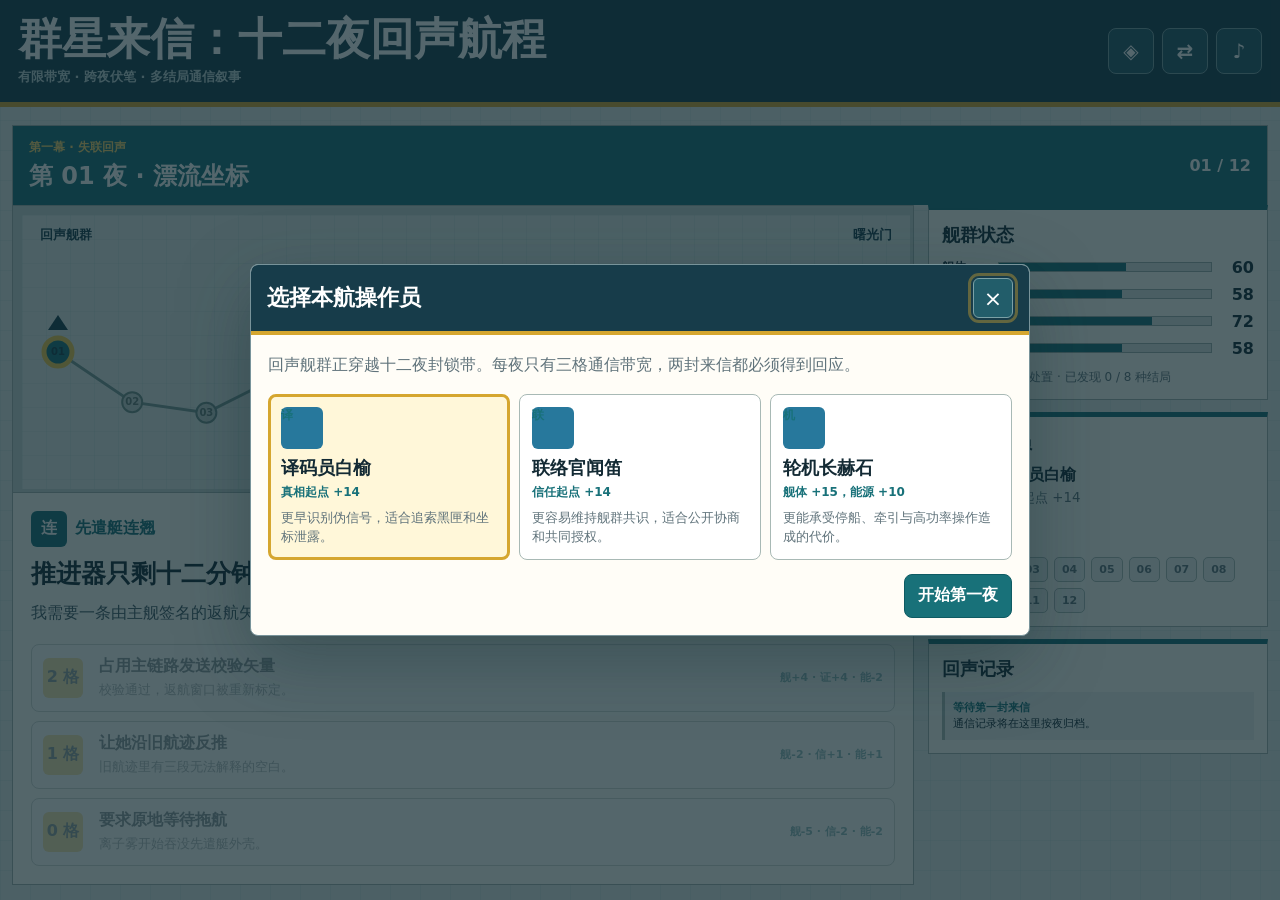
<file: assets/minigames/branching-tales.html>
<!doctype html>
<html lang="zh-CN">
  <head>
    <meta charset="utf-8">
    <meta name="viewport" content="width=device-width,initial-scale=1">
    <meta name="description" content="十二夜固定通信航程，有限带宽、跨夜伏笔、三名操作员、八种结局与可校验跨设备档案。">
    <meta name="theme-color" content="#173c4a">
    <title>群星来信：十二夜回声航程</title>
    <link rel="icon" href="data:image/svg+xml,%3Csvg xmlns='http://www.w3.org/2000/svg' viewBox='0 0 64 64'%3E%3Crect width='64' height='64' rx='10' fill='%23173c4a'/%3E%3Cpath d='M12 18h40v30H12z' fill='%23f2c84b'/%3E%3Cpath d='m14 21 18 15 18-15M20 11l2 5m22-5-2 5' fill='none' stroke='%23173c4a' stroke-width='4'/%3E%3C/svg%3E">
    <style>
      :root{--ink:#132a34;--muted:#60737b;--paper:#fffdf7;--wash:#e8eeeb;--line:#a3b3b0;--navy:#173c4a;--teal:#187179;--gold:#d5a62f;--red:#c65146;--blue:#27789c;--radius:8px}
      *{box-sizing:border-box}[hidden]{display:none!important}html{background:#dfe7e3}body{margin:0;min-height:100vh;color:var(--ink);font-family:"Microsoft YaHei","PingFang SC","Noto Sans SC",system-ui,sans-serif;background:linear-gradient(rgba(23,113,121,.05) 1px,transparent 1px),linear-gradient(90deg,rgba(23,113,121,.05) 1px,transparent 1px),#e3ebe7;background-size:30px 30px}button,textarea{font:inherit}button{cursor:pointer}button:disabled{cursor:not-allowed;opacity:.46}button:focus-visible,textarea:focus-visible{outline:3px solid rgba(213,166,47,.4);outline-offset:2px}
      .topbar{display:flex;align-items:center;justify-content:space-between;gap:18px;min-height:96px;padding:16px max(18px,calc((100vw - 1280px)/2));border-bottom:5px solid var(--gold);color:#fff;background:var(--navy)}.brand h1{margin:0;font-size:clamp(28px,4vw,44px);line-height:1.04;letter-spacing:0}.brand p{margin:6px 0 0;color:#bfd2d3;font-size:13px;font-weight:800}.top-actions{display:flex;gap:8px}.icon-button{display:grid;place-items:center;width:46px;height:46px;padding:0;border:1px solid #789da2;border-radius:var(--radius);color:#fff;background:#225766;font-size:20px;font-weight:900}
      .app{width:min(1280px,calc(100vw - 24px));margin:18px auto 40px}.night-head{display:flex;align-items:center;justify-content:space-between;gap:14px;padding:13px 16px;border:1px solid var(--line);border-bottom:0;color:#fff;background:var(--teal)}.chapter{margin:0 0 4px;color:#f7d36b;font-size:12px;font-weight:900}.night-head h2{margin:0;font-size:24px;letter-spacing:0}.night-progress{font-weight:900;white-space:nowrap}.layout{display:grid;grid-template-columns:minmax(0,1fr) 340px;gap:14px}
      .main-panel{min-width:0;border:1px solid var(--line);background:var(--paper)}.map-wrap{height:286px;padding:9px;background:#cad7d3}canvas{display:block;width:100%;height:100%;background:#e8eeeb}.transmission{min-height:372px;padding:18px;border-top:1px solid var(--line)}.signal-meta{display:flex;align-items:center;justify-content:space-between;gap:10px;margin-bottom:10px}.sender{display:inline-flex;align-items:center;gap:8px;color:var(--teal);font-weight:900}.sender-mark{display:grid;place-items:center;width:36px;height:36px;border-radius:6px;color:#fff;background:var(--teal)}.bandwidth{display:flex;align-items:center;gap:5px;color:var(--muted);font-size:12px;font-weight:900}.band-dot{width:16px;height:16px;border:1px solid #8ba09c;background:#d9e2de}.band-dot.on{border-color:#ad7f12;background:var(--gold)}.transmission h3{margin:0 0 9px;font-size:25px}.message{margin:0;color:#425b64;font-size:16px;line-height:1.8}.choices{display:grid;gap:9px;margin-top:16px}.choice{display:grid;grid-template-columns:46px 1fr auto;gap:10px;align-items:center;min-height:68px;padding:9px 11px;border:1px solid #9eafac;border-radius:var(--radius);color:var(--ink);text-align:left;background:#fff}.choice:hover:not(:disabled){border-color:var(--teal);background:#eef7f3}.cost{display:grid;place-items:center;width:40px;height:40px;border-radius:6px;color:#17343c;background:#f1cc59;font-weight:900}.choice strong,.choice small{display:block}.choice small{margin-top:4px;color:var(--muted)}.effect{max-width:150px;color:var(--teal);font-size:11px;font-weight:900;text-align:right}
      .resolution{display:grid;align-content:center;min-height:330px;padding:22px;border-left:5px solid var(--gold);background:#f7f2dd}.resolution h3{margin:0 0 10px;font-size:27px}.resolution p{margin:0;color:#4f6268;line-height:1.75}.resolution button{justify-self:start;margin-top:18px}
      .side{display:grid;align-content:start;gap:12px}.panel{border:1px solid var(--line);border-top:5px solid var(--teal);background:var(--paper)}.panel-inner{padding:13px}.panel h3{margin:0 0 11px;font-size:18px}.metrics{display:grid;gap:8px}.metric{display:grid;grid-template-columns:48px 1fr 34px;gap:8px;align-items:center}.metric span{font-size:12px;font-weight:900}.meter{height:10px;border:1px solid #9dafaa;background:#dce5e1}.meter i{display:block;height:100%;background:var(--teal);transition:width .2s}.metric b{text-align:right}.summary{margin:10px 0 0;color:var(--muted);font-size:12px;line-height:1.55}
      .operator{display:grid;grid-template-columns:45px 1fr;gap:9px;align-items:center}.operator-mark{display:grid;place-items:center;width:42px;height:42px;border-radius:6px;color:#fff;background:var(--blue);font-weight:900}.operator strong,.operator small{display:block}.operator small{margin-top:3px;color:var(--muted)}.flags{display:flex;gap:6px;flex-wrap:wrap}.flag{padding:5px 7px;border:1px solid #aabbb6;border-radius:5px;color:var(--muted);background:#eef2ef;font-size:11px;font-weight:800}.flag.active{border-color:#c79217;color:#765300;background:#fff4c9}.log{display:grid;gap:7px;max-height:250px;overflow:auto}.log-item{padding:8px;border-left:3px solid #aabbb6;background:#eef2ef;font-size:11px;line-height:1.45}.log-item strong{display:block;color:var(--teal)}
      .command{min-height:44px;padding:0 13px;border:1px solid #87a09c;border-radius:var(--radius);color:var(--ink);background:#edf2ef;font-weight:900}.command.primary{border-color:#0e5b63;color:#fff;background:var(--teal)}.command.danger{border-color:#aa463d;color:#fff;background:var(--red)}
      dialog{width:min(780px,calc(100vw - 24px));max-height:min(830px,calc(100vh - 24px));padding:0;border:1px solid #78939a;border-radius:var(--radius);color:var(--ink);background:var(--paper);box-shadow:0 24px 72px rgba(15,43,50,.36)}dialog::backdrop{background:rgba(12,37,46,.7)}.dialog-head{display:flex;align-items:center;justify-content:space-between;gap:12px;padding:13px 16px;border-bottom:4px solid var(--gold);color:#fff;background:var(--navy)}.dialog-head h2{margin:0;font-size:22px}.close{display:grid;place-items:center;width:40px;height:40px;padding:0;border:1px solid #7ba1a6;border-radius:6px;color:#fff;background:#225d6a;font-size:22px}.dialog-body{padding:17px}.dialog-copy{margin:0 0 15px;color:var(--muted);line-height:1.65}.operators{display:grid;grid-template-columns:repeat(3,1fr);gap:9px}.operator-card{min-height:130px;padding:12px;border:1px solid #a8b9b5;border-radius:var(--radius);color:var(--ink);text-align:left;background:#fff}.operator-card.active{border:3px solid var(--gold);padding:10px;background:#fff7d9}.operator-card strong,.operator-card span,.operator-card small{display:block}.operator-card strong{margin:7px 0 4px;font-size:18px}.operator-card span{color:var(--teal);font-size:12px;font-weight:900}.operator-card small{margin-top:7px;color:var(--muted);line-height:1.45}.dialog-actions{display:flex;justify-content:flex-end;gap:8px;flex-wrap:wrap;margin-top:14px}.archive-box{width:100%;height:145px;padding:10px;border:1px solid #8da39e;border-radius:var(--radius);resize:vertical;font-family:Consolas,monospace;font-size:12px}.result{text-align:center}.result h3{margin:4px 0;font-size:29px}.result-stars{color:#d39108;font-size:44px}.result-summary{color:var(--muted);line-height:1.65}.ending-grid{display:grid;grid-template-columns:1fr 1fr;gap:7px;margin-top:14px;text-align:left}.ending{padding:9px;border-left:4px solid #aebcb8;background:#eef2ef}.ending.found{border-color:var(--gold);background:#fff7d9}.ending strong,.ending small{display:block}.ending small{margin-top:3px;color:var(--muted)}.ending.locked{color:#8c9996}.resume-note{padding:9px;border-left:4px solid var(--gold);background:#fff7d9;color:#67521b;font-size:12px}
      @media(max-width:960px){.layout{grid-template-columns:1fr}.side{grid-template-columns:1fr 1fr}.side .panel:last-child{grid-column:1/-1}.log{max-height:170px}.map-wrap{height:260px}}
      @media(max-width:620px){.topbar{min-height:0;padding:13px 11px}.brand h1{font-size:27px}.brand p{display:none}.icon-button{width:43px;height:43px}.app{width:calc(100vw - 14px);margin:9px auto 25px}.night-head{padding:11px}.night-head h2{font-size:21px}.layout{display:block}.side{display:grid;grid-template-columns:1fr;margin-top:12px}.side .panel:last-child{grid-column:auto}.map-wrap{height:230px;padding:6px}.transmission{min-height:0;padding:14px}.transmission h3{font-size:22px}.message{font-size:15px}.choice{grid-template-columns:42px 1fr;min-height:76px}.effect{grid-column:2;text-align:left;max-width:none}.operators{grid-template-columns:1fr}.operator-card{min-height:0}.ending-grid{grid-template-columns:1fr}.dialog-body{padding:13px}}
    </style>
  </head>
  <body>
    <header class="topbar">
      <div class="brand"><h1>群星来信：十二夜回声航程</h1><p>有限带宽 · 跨夜伏笔 · 多结局通信叙事</p></div>
      <div class="top-actions">
        <button class="icon-button" id="campaignButton" title="新航程" aria-label="开始新航程">◈</button>
        <button class="icon-button" id="archiveButton" title="航程档案" aria-label="航程档案">⇄</button>
        <button class="icon-button" id="muteButton" title="声音" aria-label="切换声音">♪</button>
      </div>
    </header>
    <main class="app">
      <section class="night-head"><div><p class="chapter" id="chapterText">第一幕 · 失联回声</p><h2 id="nightName">第 01 夜 · 漂流坐标</h2></div><div class="night-progress" id="nightProgress">01 / 12</div></section>
      <section class="layout">
        <div class="main-panel">
          <div class="map-wrap" id="mapWrap"><canvas id="routeCanvas" aria-label="十二夜舰群航图"></canvas></div>
          <section class="transmission" id="transmission">
            <div class="signal-meta"><div class="sender"><span class="sender-mark" id="senderMark">连</span><span id="senderName">先遣艇连翘</span></div><div class="bandwidth" id="bandwidth"></div></div>
            <h3 id="messageTitle"></h3><p class="message" id="messageBody"></p><div class="choices" id="choices"></div>
          </section>
          <section class="resolution" id="resolution" hidden><h3 id="resolutionTitle"></h3><p id="resolutionText"></p><button class="command primary" id="advanceButton">进入下一夜</button></section>
        </div>
        <aside class="side">
          <section class="panel"><div class="panel-inner"><h3>舰群状态</h3><div class="metrics" id="metrics"></div><p class="summary" id="stateSummary"></p></div></section>
          <section class="panel"><div class="panel-inner"><h3>本航操作员</h3><div class="operator" id="operatorView"></div><h3 style="margin-top:15px">关键伏笔</h3><div class="flags" id="flags"></div></div></section>
          <section class="panel"><div class="panel-inner"><h3>回声记录</h3><div class="log" id="log"></div></div></section>
        </aside>
      </section>
    </main>

    <dialog id="campaignDialog"><div class="dialog-head"><h2>选择本航操作员</h2><button class="close" data-close="campaignDialog" aria-label="关闭">×</button></div><div class="dialog-body"><p class="dialog-copy">回声舰群正穿越十二夜封锁带。每夜只有三格通信带宽，两封来信都必须得到回应。</p><div class="operators" id="operators"></div><div class="resume-note" id="resumeNote" hidden></div><div class="dialog-actions"><button class="command primary" id="startCampaign">开始第一夜</button></div></div></dialog>
    <dialog id="archiveDialog"><div class="dialog-head"><h2>LETTER2 航程档案</h2><button class="close" data-close="archiveDialog" aria-label="关闭">×</button></div><div class="dialog-body"><p class="dialog-copy" id="archiveMessage">档案保存当前航程、最佳星级与已发现结局，可跨设备导入；被修改的档案会被拒绝。</p><textarea class="archive-box" id="archiveText" aria-label="LETTER2 档案码"></textarea><div class="dialog-actions"><button class="command" id="copyArchive">复制</button><button class="command" id="importArchive">导入并校验</button><button class="command primary" data-close="archiveDialog">返回航图</button></div></div></dialog>
    <dialog id="resultDialog"><div class="dialog-head"><h2>十二夜航程结算</h2><button class="close" data-close="resultDialog" aria-label="关闭">×</button></div><div class="dialog-body result"><p class="chapter">最终回声已归档</p><h3 id="resultTitle"></h3><div class="result-stars" id="resultStars"></div><p class="result-summary" id="resultSummary"></p><div class="ending-grid" id="endingGrid"></div><div class="dialog-actions"><button class="command primary" id="newResult">开启新航程</button></div></div></dialog>

    <script>
      (() => {
        const O=(label,cost,effects,flag,reply)=>({label,cost,effects,flag,reply});
        const E=(sender,mark,title,body,options)=>({sender,mark,title,body,options});
        const N=(chapter,name,incident,keyFlag,successText,failText,ref,events)=>({chapter,name,incident,keyFlag,successText,failText,ref,events});
        const NIGHTS=[
          N("第一幕 · 失联回声","漂流坐标","先遣艇能否在离子雾闭合前归队。","rescue","连翘借助你保留的坐标切开雾层，先遣艇带着完整测绘返航。","坐标在多次转发中失真，先遣艇撞上雾墙，主舰被迫回头接应。",[0,1],[
            E("先遣艇连翘","连","推进器只剩十二分钟，导航图却在重复同一段星空。", "我需要一条由主舰签名的返航矢量，否则自动驾驶不会接受修正。",[O("占用主链路发送校验矢量",2,{h:4,v:4,e:-2},"rescue","校验通过，返航窗口被重新标定。"),O("让她沿旧航迹反推",1,{h:-2,t:1,e:1},"","旧航迹里有三段无法解释的空白。"),O("要求原地等待拖航",0,{h:-5,t:-2,e:-2},"","离子雾开始吞没先遣艇外壳。")]),
            E("匿名窄频","匿","有人在把舰群坐标卖给封锁线。", "泄露每隔九十秒发生一次。你可以追踪发送者，也可以立刻更换全舰呼号。",[O("追踪泄露源",2,{v:7,e:-2},"trace","窄频指向主舰内部，却在最后一跳断开。"),O("更换全舰呼号",1,{h:2,t:2,e:-1},"secure","旧坐标失效，舰群暂时从雷达上消失。"),O("公开警告内鬼",0,{t:-4,v:1},"","每个人都开始怀疑相邻频道。")])
          ]),
          N("第一幕 · 失联回声","粮舱裂缝","补给争执能否在第一场配给前平息。","rations","配给表和真实库存同时公开，三艘民船接受了临时减额。","缺口被流言放大，装卸队拒绝打开下一座粮舱。",[1,0],[
            E("粮务官岑夏","粮","账面有四百箱，扫描只找到三百七十二箱。", "我可以先封舱调查，但今晚会有人领不到口粮。",[O("封舱并逐箱复核",2,{v:6,t:-2,e:-1},"audit","缺失箱号都经过同一个装卸口。"),O("公开库存并平均减配",1,{t:5,v:2,e:1},"rations","减配方案得到民船代表共同签字。"),O("补写虚构库存",0,{t:-5,v:-7,e:2},"","数字暂时对上了，仓门外却排起长队。")]),
            E("民船鹭羽","鹭","孩子们听见了封舱传言。", "他们不在乎少一顿，只想知道明天还有没有。",[O("直播粮舱复核",2,{t:7,v:3,e:-2},"rations","空箱和满箱一起出现在镜头里。"),O("发出十二日配给表",1,{t:5,e:-1},"rations","每个人都能看见自己下一次领取时间。"),O("只说供应正常",0,{t:-4,v:-3},"","频道安静了，但没有人相信安静。")])
          ]),
          N("第一幕 · 失联回声","旧式信标","废弃信标是否重新成为舰群的眼睛。","beacon","修复后的信标照亮前方三夜航路，也截获了一串旧船长密钥。","舰群绕开信标后进入盲区，外层船只开始靠目视维持队形。",[0,1],[
            E("译码员白榆","译","信标不是求救，它在循环播放二十年前的靠港许可。", "底层还有一段被人为盖住的密钥，需要主链路供电才能剥离。",[O("接入主链路译码",2,{v:7,e:-3},"beacon","密钥尾部出现失踪船长的私人签名。"),O("离线保存原始波形",1,{v:3,e:1},"archive","原始证据被封入只读档案。"),O("把它当作诱饵摧毁",0,{h:1,v:-6},"","爆光之后，前方只剩更深的黑暗。")]),
            E("轮机舱赫石","机","主链路接上信标会让护盾短暂降到七成。", "我能维持八分钟，再久就得关掉生活区照明。",[O("延长到十二分钟",2,{v:4,h:-4,e:-4},"beacon","最后四分钟解出了完整航路。"),O("严格限制八分钟",1,{h:3,e:2},"beacon","关键密钥恰好在断电前完成。"),O("拒绝外部接电",0,{h:2,v:-3,e:2},"","信标继续独自重复旧日许可。")])
          ]),
          N("第二幕 · 暗潮同航","静默殖民船","三千名沉睡乘客是否重新加入舰群网络。","wake","殖民船恢复低功耗呼吸，三千个生命信标逐一亮起。","殖民船保持静默，舰群只能拖着一艘无法回应的巨船前进。",[2,0],[
            E("殖民船冬港","冬","自动系统拒绝唤醒任何船员。", "理由是目的地已经从星图上消失。它要求我们证明舰群仍有共同目的地。",[O("上传全部航程计划",2,{t:5,v:3,e:-2},"wake","冬港接受了十二夜临时目的地。"),O("伪造原殖民地信标",1,{t:-3,v:-5,e:1},"","系统发现时间戳冲突。"),O("邀请它加入共同表决",0,{t:7},"wake","三千名乘客以睡眠代理票加入舰群。")]),
            E("医疗官苏合","医","唤醒程序需要共享我们的药品储备。", "如果拒绝，冬港只能维持深眠，任何故障都无人处理。",[O("共享医疗储备",2,{t:5,h:2,e:-2},"wake","冬港医护组首先被唤醒。"),O("只唤醒维修和医护",1,{h:4,t:2},"wake","最低规模值班组开始接管系统。"),O("维持全员深眠",0,{h:-4,t:-3,e:2},"","无人回答冬港甲板上的压力警报。")])
          ]),
          N("第二幕 · 暗潮同航","无人舰影","跟随舰群的无人舰是否得到合法身份。","ai","无人舰交出武器控制权并成为外层护航节点。","无人舰继续保持未知权限，迫使舰群持续为它保留炮口。",[1,1],[
            E("无人舰“弦”","弦","我携带失踪船长授权，但授权签名比我的船体更老。", "请给我一次不被瞄准的身份校验。",[O("直接承认护航身份",1,{h:4,t:-1,v:-2},"ai","弦进入队形，却拒绝解释旧授权。"),O("隔离武器后进行校验",2,{h:5,v:6,e:-2},"ai","武器锁闭后，签名链被证明真实。"),O("命令它离开舰群",0,{h:-2,t:-2,e:1},"","弦退到雷达边缘，仍与舰群同速。")]),
            E("安保官砾川","安","它能替我们挡住封锁无人机，也能在一秒内击穿主舰。", "给我明确权限：接纳、监视，或者先发制人。",[O("接纳并共享敌我识别",2,{h:6,t:2,e:-2},"ai","弦把炮口转向封锁线。"),O("监视但不共享火控",1,{h:2,v:2},"watch","双方保留了一段谨慎距离。"),O("先发制人",0,{h:-6,t:-5,e:-1},"","第一轮齐射没有击中，弦彻底关闭应答。")])
          ]),
          N("第三幕 · 裂隙证词","叛逃坐标","自称叛逃者的导航员是否带来真实缺口。","defector","坐标通过交叉验证，舰群获得一条穿过封锁线维护区的窄路。","未经验证的坐标触发假信标，舰群浪费了一整夜绕行。",[1,1],[
            E("封锁线导航员“柯”","柯","我知道维护缺口，但只向能保证家人安全的人发送完整坐标。", "你们的舰群里有人认识他们。",[O("立即答应全部条件",1,{t:1,v:-2,e:-1},"","承诺先于验证发出。"),O("建立双向人质保护协议",2,{t:4,v:4,e:-2},"defector","协议由三艘中立民船共同见证。"),O("伪装定位信号抓捕他",0,{h:1,t:-5,v:-3},"","柯切断了频道。")]),
            E("译码员白榆","译","坐标有七成真实，剩余三成可能是陷阱，也可能是他不敢一次交完。", "我能用旧信标密钥完成交叉验证。",[O("使用旧密钥交叉验证",2,{v:7,e:-2},"defector","缺口与二十年前维修图完全重合。"),O("派一艘无人艇试路",1,{h:2,e:-2},"probe","无人艇进入缺口后失去图像，只传回距离。"),O("放弃这条坐标",0,{h:1,v:-3,e:-2},"","舰群继续沿封锁线外缘消耗燃料。")])
          ]),
          N("第三幕 · 裂隙证词","议会质询","临时议会是否继续授权主舰统一调度。","council","质询直播结束后，九艘船续签了十二夜共同授权。","授权票没有过半，舰群每次转向都要等待各船重新确认。",[0,1],[
            E("临时议长闻笛","议","匿名坐标、无人舰和停电命令都没有经过议会。", "今晚必须说明谁在替所有人决定风险。",[O("直播全部决策记录",2,{t:7,v:6,e:-1},"council","连失败记录也没有被删去。"),O("只提交成功结果",1,{t:-2,v:-4,e:1},"","被省略的停电时段很快遭到追问。"),O("以紧急状态拒绝质询",0,{h:2,t:-7,v:-2},"","议会频道转为独立广播。")]),
            E("安保官砾川","安","公开记录会暴露我们的战术和内部分歧。", "我建议延迟一夜，等穿过维护缺口再说。",[O("采纳延迟公开",1,{h:2,t:-2,v:-1},"","质询被推迟，猜测没有。"),O("删去战术坐标后立即公开",1,{t:5,v:4},"council","议会接受了必要遮蔽。"),O("关闭议会外发频道",0,{h:1,t:-8,v:-3},"","每艘船开始建立自己的广播。")])
          ]),
          N("第三幕 · 裂隙证词","主舰裂隙","主舰结构裂隙是否在高速穿越前封合。","repair","外层船只轮流牵引主舰，裂隙在低载状态下完成封合。","主舰带伤进入维护区，裂隙沿着旧焊缝继续延长。",[0,1],[
            E("轮机舱赫石","机","裂隙穿过三条承力梁，停船八小时能彻底修复。", "不停船也能补，但下一次转向必须减半。",[O("全舰停船八小时",2,{h:9,e:-6,t:1},"repair","封锁线雷达扫过两次，没有发现静默舰群。"),O("航行中临时补强",1,{h:3,e:-2},"","主舰转向能力被锁定在一半。"),O("把风险留到穿越后",0,{h:-7,e:2},"","裂隙传感器开始连续报警。")]),
            E("民船鹭羽","鹭","我们可以轮流牵引主舰，但民船会暴露在队形外。", "如果需要，请给每一艘参与船明确的撤离顺序。",[O("拒绝民船冒险",0,{h:-3,t:2,e:-2},"","主舰只能独自承受结构负荷。"),O("发布完整牵引与撤离序列",1,{h:6,t:5,e:-2},"repair","六艘民船依次接过牵引索。"),O("只征用动力最强的两艘",1,{h:3,t:-2,e:-1},"","两艘船承担了所有风险。")])
          ]),
          N("第四幕 · 封锁边缘","双重呼号","伪装成鹭羽号的信号是否被及时识别。","impostor","双方通过只有真实船员知道的生活细节完成认证，伪信号被锁定。","伪信号混入队形指令，三艘外层船一度转向错误航道。",[0,1],[
            E("民船鹭羽 A","鹭","我们是真的。让另一艘回答三号舱壁上的涂鸦。", "别问航行数据，那些都可能被窃取。",[O("进行生活细节双向认证",2,{t:5,v:6},"impostor","真正的鹭羽说出涂鸦后半句。"),O("按信号强度判断",1,{h:-2,v:-2},"","伪信号刻意贴近了主舰。"),O("同时驱逐两个呼号",0,{t:-6,h:-2},"","真正的鹭羽也失去了队形指令。")]),
            E("民船鹭羽 B","鹭","A 才是伪装者。把最新队形密钥发给我，我能证明。", "时间不多，封锁无人机已经靠近。",[O("发送一次性队形密钥",2,{h:-3,v:2},"","密钥刚发出就出现在第三个频道。"),O("要求复述第一夜配给表",1,{t:3,v:4},"impostor","B 报出了不存在的第十三日。"),O("切断全部民船频道",0,{h:1,t:-7},"","舰群在静默中失去彼此位置。")])
          ]),
          N("第四幕 · 封锁边缘","黑匣证词","失踪船长留下的记录是否向全舰公开。","blackbox","黑匣证明封锁线最初是一次被掩盖的撤离失败，舰群决定共同保存证据。","记录被少数人扣留，片段泄露后引发了更激烈的猜疑。",[1,1],[
            E("无人舰“弦”","弦","黑匣在我体内。船长命令我只交给一个能承担后果的人。", "记录会证明封锁线的合法性来自一场谎言。",[O("由主舰单独保管",1,{h:1,t:-3,v:3},"","弦服从了，但民船只看见一次秘密移交。"),O("建立多船只读副本",2,{t:5,v:7,e:-2},"blackbox","十二份副本拥有同一校验值。"),O("销毁以换取安全通行",0,{h:3,t:-4,v:-9},"","弦第一次拒绝执行命令。")]),
            E("临时议长闻笛","议","证据必须现在公开，否则它会再次变成某个人的筹码。", "可以隐去幸存者姓名，但不能隐去命令链。",[O("隐名公开完整命令链",2,{t:7,v:7,e:-1},"blackbox","所有频道同时收到不可编辑记录。"),O("先交议会闭门审查",1,{t:2,v:3},"review","审查席承诺天亮前给出结论。"),O("等穿过封锁线再说",0,{h:1,t:-4,v:-2},"","截取片段已经在民船间传播。")])
          ]),
          N("第四幕 · 封锁边缘","最后燃料","舰群是否以共同方案跨过最后的引力潮。","fuel","高余量船只交出燃料，低余量船只关闭非必要系统，全舰保持完整队形。","各船自行抢占补给接口，队形在引力潮前被拉成三段。",[0,1],[
            E("轮机舱赫石","机","总燃料够所有船通过，但不够每艘船按原计划通过。", "必须统一速度、载荷和补给顺序。",[O("按剩余质量统一配给",2,{h:6,t:5,e:7},"fuel","每一单位燃料都有公开去向。"),O("优先主舰与护航舰",1,{h:3,t:-5,e:4},"","外层民船开始自行减速。"),O("允许各船自由交换",0,{t:-3,e:-5},"","私人协议占满补给频道。")]),
            E("殖民船冬港","冬","我可以继续深眠并交出大部分燃料。", "但三千名乘客将失去抵达后的唤醒余量。",[O("接受全部燃料",1,{e:8,t:-4,h:1},"","冬港的唤醒倒计时延长到未知日期。"),O("只取安全余量之外部分",1,{e:5,t:4},"fuel","冬港保留了第一批唤醒窗口。"),O("拒绝取用冬港燃料",0,{t:2,e:-4},"","其他船必须承担更大缺口。")])
          ]),
          N("终幕 · 曙光门","全频署名","十二夜决策是否成为舰群共同承担的公开记录。","broadcast","所有船只在同一份航程记录后署名，曙光门接收到一个共同呼号。","主舰以单一呼号提交记录，其他船只在门外等待新的授权争论。",[2,1],[
            E("匿名窄频","匿","泄露者就是最初封锁事故的幸存者。", "他不是在卖坐标，而是在确保黑匣不会被主舰再次藏起。",[O("立即逮捕泄露者",1,{h:2,t:-5,v:-2},"","泄露停止，问题没有得到回答。"),O("让他匿名作证",1,{t:4,v:6},"witness","证词补齐了黑匣缺失的最后七分钟。"),O("公开证词并给予保护",2,{t:7,v:8,e:-1},"broadcast","匿名频道第一次使用了真实呼号。")]),
            E("临时议长闻笛","议","曙光门要求一个代表签名。", "我们可以交出主舰密钥，也可以让十二艘船共同生成新的签名。",[O("十二船共同生成签名",2,{t:8,v:5,e:-2},"broadcast","新签名没有任何一艘船能单独撤销。"),O("由主舰代表全体",1,{h:2,t:-3},"","门接受了签名，舰群没有。"),O("拒绝署名直接闯门",0,{h:-8,t:-4,e:-4},"","曙光门开始关闭。")])
          ])
        ];
        const OPERATORS=[
          {id:"decoder",mark:"译",name:"译码员白榆",tag:"真相起点 +14",copy:"更早识别伪信号，适合追索黑匣和坐标泄露。",start:{h:60,t:58,v:72,e:58}},
          {id:"envoy",mark:"联",name:"联络官闻笛",tag:"信任起点 +14",copy:"更容易维持舰群共识，适合公开协商和共同授权。",start:{h:60,t:72,v:58,e:58}},
          {id:"engineer",mark:"机",name:"轮机长赫石",tag:"舰体 +15，能源 +10",copy:"更能承受停船、牵引与高功率操作造成的代价。",start:{h:75,t:58,v:58,e:68}}
        ];
        const ENDINGS=[
          {id:"dawn",name:"共同曙光",copy:"十二艘船以共同签名穿过曙光门，证据与责任都没有被留在黑暗里。"},
          {id:"truth",name:"真相广播",copy:"封锁事故被全频公开，舰群成为一座移动的证词档案。"},
          {id:"council",name:"远航议会",copy:"舰群用持续协商替代单舰命令，缓慢却完整地继续航行。"},
          {id:"machine",name:"弦上同航",copy:"无人舰弦接过外层护航，人与机器共同守住新航路。"},
          {id:"ark",name:"冬港新生",copy:"殖民船率先穿门，三千名乘客在新的星图下苏醒。"},
          {id:"lifeboat",name:"散舰余生",copy:"主舰失去承载能力，幸存者分散到各船继续寻找港口。"},
          {id:"silence",name:"沉默航线",copy:"舰群抵达门前，却把最重要的记录再次锁进无人知晓的舱室。"},
          {id:"drift",name:"边缘漂航",copy:"没有崩溃，也没有真正汇合；舰群沿封锁线继续寻找下一处缺口。"}
        ];
        const ui=Object.fromEntries([...document.querySelectorAll("[id]")].map((node)=>[node.id,node]));
        const archivePrefix="LETTER2",storageKey="branching_tales_v2";
        let profile=loadProfile(),run=null,muted=false,audioContext=null,canvasWidth=900,canvasHeight=268,dpr=1;
        function clamp(value,min,max){return Math.max(min,Math.min(max,value))}
        function operatorById(id){return OPERATORS.find((operator)=>operator.id===id)||OPERATORS[0]}
        function freshRun(operatorId=profile.operator){const operator=operatorById(operatorId);return{operator:operator.id,night:0,event:0,bandwidth:3,h:operator.start.h,t:operator.start.t,v:operator.start.v,e:operator.start.e,flags:[],choices:[],timeline:[],successes:0,phase:"message",started:false,done:false,result:null,testing:false}}
        function freshProfile(){return{version:2,operator:"decoder",bestStars:0,bestScore:0,runs:0,endings:[],run:null}}
        function normalizeRun(value){if(!value||typeof value!=="object"||value.done)return null;const base=freshRun(value.operator);base.night=clamp(Number(value.night)||0,0,11);base.event=clamp(Number(value.event)||0,0,1);base.bandwidth=clamp(Number(value.bandwidth)||0,0,3);for(const key of["h","t","v","e"])base[key]=clamp(Number(value[key])||0,0,100);base.flags=Array.isArray(value.flags)?[...new Set(value.flags.filter((flag)=>typeof flag==="string"))].slice(0,40):[];base.choices=Array.isArray(value.choices)?value.choices.map((choice)=>clamp(Number(choice)||0,0,2)).slice(0,24):[];base.timeline=Array.isArray(value.timeline)?value.timeline.filter((item)=>item&&typeof item.text==="string").slice(-30):[];base.successes=clamp(Number(value.successes)||0,0,12);base.phase=value.phase==="resolution"?"resolution":"message";base.started=Boolean(value.started);return base}
        function normalizeProfile(value){const base=freshProfile();if(!value||typeof value!=="object")return base;base.operator=operatorById(value.operator).id;base.bestStars=clamp(Number(value.bestStars)||0,0,3);base.bestScore=clamp(Number(value.bestScore)||0,0,99999);base.runs=clamp(Number(value.runs)||0,0,99999);base.endings=Array.isArray(value.endings)?[...new Set(value.endings.filter((id)=>ENDINGS.some((ending)=>ending.id===id)))]:[];base.run=normalizeRun(value.run);return base}
        function loadProfile(){try{return normalizeProfile(JSON.parse(localStorage.getItem(storageKey)||"null"))}catch{return freshProfile()}}
        function saveProfile(){profile.run=run&&run.started&&!run.done?JSON.parse(JSON.stringify(run)):null;localStorage.setItem(storageKey,JSON.stringify(profile))}
        function checksum(text){let hash=2166136261;for(let index=0;index<text.length;index+=1){hash^=text.charCodeAt(index);hash=Math.imul(hash,16777619)}return(hash>>>0).toString(36)}
        function encodeArchive(value=profile){const bytes=new TextEncoder().encode(JSON.stringify(normalizeProfile(value)));let binary="";bytes.forEach((byte)=>binary+=String.fromCharCode(byte));const payload=btoa(binary).replaceAll("+","-").replaceAll("/","_").replaceAll("=","");return archivePrefix+"."+payload+"."+checksum(payload)}
        function decodeArchive(code){const parts=String(code).trim().split(".");if(parts.length!==3||parts[0]!==archivePrefix||checksum(parts[1])!==parts[2])throw new Error("档案校验失败");try{const payload=parts[1].replaceAll("-","+").replaceAll("_","/"),padded=payload+"=".repeat((4-payload.length%4)%4),bytes=Uint8Array.from(atob(padded),(char)=>char.charCodeAt(0));return normalizeProfile(JSON.parse(new TextDecoder().decode(bytes)))}catch{throw new Error("档案内容无效")}}
        function applyEffects(effects){for(const key of["h","t","v","e"])run[key]=clamp(run[key]+(effects[key]||0),0,100)}
        function effectText(effects){const names={h:"舰",t:"信",v:"证",e:"能"};return["h","t","v","e"].filter((key)=>effects[key]).map((key)=>names[key]+(effects[key]>0?"+":"")+effects[key]).join(" · ")||"状态不变"}
        function currentNight(){return NIGHTS[run.night]}function currentEvent(){return currentNight().events[run.event]}
        function choose(index){if(!run.started||run.done||run.phase!=="message")return false;const event=currentEvent(),option=event.options[index];if(!option||option.cost>run.bandwidth)return false;run.bandwidth-=option.cost;applyEffects(option.effects);if(option.flag&&!run.flags.includes(option.flag))run.flags.push(option.flag);run.choices.push(index);run.timeline.push({night:run.night+1,who:event.sender,text:option.reply});run.event+=1;if(run.event>=currentNight().events.length)resolveNight();if(!run.testing){saveProfile();updateUi();tone(330+index*70,.07,"triangle",.025)}return true}
        function resolveNight(){const night=currentNight(),success=run.flags.includes(night.keyFlag);run.phase="resolution";if(success){run.successes+=1;applyEffects({h:2,t:2,e:1})}else applyEffects({h:-6,t:-3,e:-2});run.timeline.push({night:run.night+1,who:"夜间结算",text:success?night.successText:night.failText});run.resolutionSuccess=success}
        function advance(){if(run.phase!=="resolution"||run.done)return;if(run.night===11){finish();return}run.night+=1;run.event=0;run.bandwidth=3;run.phase="message";run.resolutionSuccess=false;if(!run.testing){saveProfile();updateUi();tone(440,.08,"sine",.02)}}
        function endingFor(){if(run.successes>=10&&run.h>=58&&run.t>=65&&run.v>=65&&run.flags.includes("broadcast"))return ENDINGS[0];if(run.v>=82&&run.flags.includes("blackbox"))return ENDINGS[1];if(run.t>=82&&run.flags.includes("council"))return ENDINGS[2];if(run.flags.includes("ai")&&run.h>=65)return ENDINGS[3];if(run.flags.includes("wake")&&run.e>=60)return ENDINGS[4];if(run.h<38)return ENDINGS[5];if(run.v<38)return ENDINGS[6];return ENDINGS[7]}
        function starsFor(){if(!run.done)return 0;return 1+Number(run.h>=55&&run.e>=45)+Number(run.successes>=9&&run.t+run.v>=125)}
        function finish(){run.done=true;run.started=false;const ending=endingFor(),stars=starsFor(),score=run.h+run.t+run.v+run.e+run.successes*12;run.result={ending:ending.id,stars,score,successes:run.successes,h:run.h,t:run.t,v:run.v,e:run.e};if(run.testing)return;profile.bestStars=Math.max(profile.bestStars,stars);profile.bestScore=Math.max(profile.bestScore,score);profile.runs+=1;if(!profile.endings.includes(ending.id))profile.endings.push(ending.id);profile.run=null;saveProfile();updateUi();renderResult(ending);setTimeout(()=>ui.resultDialog.showModal(),120);tone(523,.13,"triangle",.05);tone(659,.16,"triangle",.04,.12)}
        function runReference(operatorId){const oldProfile=profile,oldRun=run;profile=freshProfile();profile.operator=operatorId;run=freshRun(operatorId);run.started=true;for(let night=0;night<NIGHTS.length;night+=1){const reference=NIGHTS[night].ref;choose(reference[0]);choose(reference[1]);advance()}const result={operator:operatorId,done:run.done,ending:run.result.ending,stars:run.result.stars,score:run.result.score,successes:run.successes,h:run.h,t:run.t,v:run.v,e:run.e,choices:run.choices.length};profile=oldProfile;run=oldRun;return result}
        function validateContent(){const options=NIGHTS.flatMap((night)=>night.events.flatMap((event)=>event.options)),senders=new Set(NIGHTS.flatMap((night)=>night.events.map((event)=>event.sender))),flags=new Set(options.map((option)=>option.flag).filter(Boolean)),references=OPERATORS.map((operator)=>runReference(operator.id));return{nights:NIGHTS.length,chapters:new Set(NIGHTS.map((night)=>night.chapter)).size,transmissions:NIGHTS.reduce((sum,night)=>sum+night.events.length,0),options:options.length,senders:senders.size,flags:flags.size,endings:ENDINGS.length,referenceWins:references.filter((result)=>result.done).length,referenceThreeStars:references.filter((result)=>result.stars===3).length,references}}
        function startNew(operatorId=profile.operator,testing=false){profile.operator=operatorById(operatorId).id;run=freshRun(profile.operator);run.started=testing;run.testing=testing;if(!testing){saveProfile();renderOperators();updateUi()}return run}
        function startCampaign(){run=freshRun(profile.operator);run.started=true;ui.campaignDialog.close();saveProfile();updateUi();tone(392,.08,"triangle",.025)}
        function renderOperators(){ui.operators.innerHTML=OPERATORS.map((operator)=>'<button class="operator-card '+(profile.operator===operator.id?"active":"")+'" data-operator="'+operator.id+'"><span class="operator-mark">'+operator.mark+'</span><strong>'+operator.name+'</strong><span>'+operator.tag+'</span><small>'+operator.copy+'</small></button>').join("");ui.operators.querySelectorAll("[data-operator]").forEach((button)=>button.addEventListener("click",()=>{profile.operator=button.dataset.operator;run=freshRun(profile.operator);saveProfile();renderOperators();updateUi()}))}
        function showCampaign(){renderOperators();ui.resumeNote.hidden=!(profile.run&&profile.run.started);if(!ui.resumeNote.hidden)ui.resumeNote.textContent="已有第 "+String(profile.run.night+1).padStart(2,"0")+" 夜航程；开始新航程会替换当前断点。";ui.startCampaign.textContent=profile.run&&profile.run.started?"替换为新航程":"开始第一夜";if(!ui.campaignDialog.open)ui.campaignDialog.showModal()}
        function updateUi(){if(!run)return;const night=currentNight(),event=currentEvent(),operator=operatorById(run.operator);ui.chapterText.textContent=night.chapter;ui.nightName.textContent="第 "+String(run.night+1).padStart(2,"0")+" 夜 · "+night.name;ui.nightProgress.textContent=String(run.night+1).padStart(2,"0")+" / 12";ui.metrics.innerHTML=[["h","舰体"],["t","信任"],["v","证据"],["e","能源"]].map(([key,label])=>'<div class="metric"><span>'+label+'</span><div class="meter"><i style="width:'+run[key]+'%"></i></div><b>'+run[key]+'</b></div>').join("");ui.stateSummary.textContent="已完成 "+run.successes+" 次关键处置 · 已发现 "+profile.endings.length+" / 8 种结局";ui.operatorView.innerHTML='<span class="operator-mark">'+operator.mark+'</span><span><strong>'+operator.name+'</strong><small>'+operator.tag+'</small></span>';const important=["rescue","rations","beacon","wake","ai","defector","council","repair","impostor","blackbox","fuel","broadcast"];ui.flags.innerHTML=important.map((flag,index)=>'<span class="flag '+(run.flags.includes(flag)?"active":"")+'">'+String(index+1).padStart(2,"0")+'</span>').join("");ui.log.innerHTML=run.timeline.length?run.timeline.slice(-8).reverse().map((item)=>'<div class="log-item"><strong>第 '+String(item.night).padStart(2,"0")+' 夜 · '+item.who+'</strong>'+item.text+'</div>').join(""):'<div class="log-item"><strong>等待第一封来信</strong>通信记录将在这里按夜归档。</div>';ui.transmission.hidden=run.phase!=="message";ui.resolution.hidden=run.phase!=="resolution";if(run.phase==="message"){ui.senderMark.textContent=event.mark;ui.senderName.textContent=event.sender;ui.messageTitle.textContent=event.title;ui.messageBody.textContent=event.body;ui.bandwidth.innerHTML='<span>带宽</span>'+[0,1,2].map((index)=>'<i class="band-dot '+(index<run.bandwidth?"on":"")+'"></i>').join("");ui.choices.innerHTML=event.options.map((option,index)=>'<button class="choice" data-choice="'+index+'" '+(option.cost>run.bandwidth||!run.started?"disabled":"")+'><span class="cost">'+option.cost+' 格</span><span><strong>'+option.label+'</strong><small>'+option.reply+'</small></span><span class="effect">'+effectText(option.effects)+'</span></button>').join("");ui.choices.querySelectorAll("[data-choice]").forEach((button)=>button.addEventListener("click",()=>choose(Number(button.dataset.choice))))}else{ui.resolutionTitle.textContent=(run.resolutionSuccess?"处置完成 · ":"处置失衡 · ")+night.incident;ui.resolutionText.textContent=run.resolutionSuccess?night.successText:night.failText;ui.advanceButton.textContent=run.night===11?"提交最终航程":"进入下一夜"}draw()}
        function renderResult(ending){ui.resultTitle.textContent=ending.name;ui.resultStars.textContent="★".repeat(run.result.stars)+"☆".repeat(3-run.result.stars);ui.resultSummary.textContent=ending.copy+" 舰体 "+run.h+" · 信任 "+run.t+" · 证据 "+run.v+" · 能源 "+run.e+" · 关键处置 "+run.successes+"/12 · 航程分 "+run.result.score;ui.endingGrid.innerHTML=ENDINGS.map((item)=>{const found=profile.endings.includes(item.id);return'<div class="ending '+(found?"found":"locked")+'"><strong>'+(found?item.name:"未解锁结局")+'</strong><small>'+(found?item.copy:"另一组通信取舍会留下不同回声。")+'</small></div>'}).join("")}
        function showArchive(message=""){ui.archiveMessage.textContent=message||"档案保存当前航程、最佳星级与已发现结局，可跨设备导入；被修改的档案会被拒绝。";ui.archiveText.value=encodeArchive();if(!ui.archiveDialog.open)ui.archiveDialog.showModal()}
        function ensureAudio(){if(!audioContext){const Audio=window.AudioContext||window.webkitAudioContext;if(Audio)audioContext=new Audio()}if(audioContext&&audioContext.state==="suspended")audioContext.resume()}
        function tone(frequency,duration,type="sine",volume=.02,delay=0){if(muted)return;ensureAudio();if(!audioContext)return;const oscillator=audioContext.createOscillator(),gain=audioContext.createGain(),start=audioContext.currentTime+delay;oscillator.type=type;oscillator.frequency.setValueAtTime(frequency,start);gain.gain.setValueAtTime(volume,start);gain.gain.exponentialRampToValueAtTime(.001,start+duration);oscillator.connect(gain);gain.connect(audioContext.destination);oscillator.start(start);oscillator.stop(start+duration)}
        function resize(){const rect=ui.mapWrap.getBoundingClientRect();canvasWidth=Math.max(320,rect.width-12);canvasHeight=Math.max(210,rect.height-12);dpr=Math.min(devicePixelRatio||1,2);ui.routeCanvas.width=Math.round(canvasWidth*dpr);ui.routeCanvas.height=Math.round(canvasHeight*dpr);ui.routeCanvas.style.width=canvasWidth+"px";ui.routeCanvas.style.height=canvasHeight+"px";ui.routeCanvas.getContext("2d").setTransform(dpr,0,0,dpr,0,0);draw()}
        function draw(){if(!run)return;const ctx=ui.routeCanvas.getContext("2d"),w=canvasWidth,h=canvasHeight;ctx.clearRect(0,0,w,h);ctx.fillStyle="#e5ece8";ctx.fillRect(0,0,w,h);ctx.fillStyle="rgba(23,113,121,.06)";for(let x=0;x<w;x+=24)ctx.fillRect(x,0,1,h);for(let y=0;y<h;y+=24)ctx.fillRect(0,y,w,1);const points=[];for(let index=0;index<12;index+=1){const x=36+index*(w-72)/11,y=h/2+Math.sin(index*.92)*h*.23;points.push({x,y})}ctx.strokeStyle="#789893";ctx.lineWidth=3;ctx.beginPath();points.forEach((point,index)=>index?ctx.lineTo(point.x,point.y):ctx.moveTo(point.x,point.y));ctx.stroke();for(let index=0;index<points.length;index+=1){const point=points[index],past=index<run.night,current=index===run.night;ctx.fillStyle=past?"#d5a62f":current?"#187179":"#c4d0cc";ctx.strokeStyle=current?"#f1c84c":"#6f8c87";ctx.lineWidth=current?5:2;ctx.beginPath();ctx.arc(point.x,point.y,current?14:10,0,Math.PI*2);ctx.fill();ctx.stroke();ctx.fillStyle=current||past?"#173c4a":"#657a76";ctx.font="900 10px system-ui";ctx.textAlign="center";ctx.fillText(String(index+1).padStart(2,"0"),point.x,point.y+3)}ctx.textAlign="left";ctx.fillStyle="#173c4a";ctx.font="900 13px system-ui";ctx.fillText("回声舰群",18,24);ctx.textAlign="right";ctx.fillText("曙光门",w-18,24);const current=points[run.night];ctx.fillStyle="#173c4a";ctx.beginPath();ctx.moveTo(current.x-10,current.y-22);ctx.lineTo(current.x+10,current.y-22);ctx.lineTo(current.x,current.y-37);ctx.closePath();ctx.fill()}
        ui.campaignButton.addEventListener("click",showCampaign);ui.archiveButton.addEventListener("click",()=>showArchive());ui.muteButton.addEventListener("click",()=>{muted=!muted;ui.muteButton.textContent=muted?"×":"♪";if(!muted)tone(440,.06)});ui.startCampaign.addEventListener("click",startCampaign);ui.advanceButton.addEventListener("click",advance);ui.newResult.addEventListener("click",()=>{ui.resultDialog.close();startNew(profile.operator);showCampaign()});ui.copyArchive.addEventListener("click",async()=>{ui.archiveText.select();try{await navigator.clipboard.writeText(ui.archiveText.value)}catch{document.execCommand("copy")}showArchive("档案已复制")});ui.importArchive.addEventListener("click",()=>{try{profile=decodeArchive(ui.archiveText.value);run=profile.run||freshRun(profile.operator);saveProfile();updateUi();showArchive("档案已导入并通过校验")}catch(error){showArchive(error.message||"档案无效")}});document.querySelectorAll("[data-close]").forEach((button)=>button.addEventListener("click",()=>document.getElementById(button.dataset.close).close()));window.addEventListener("resize",resize);
        window.__branchingTalesTest={nights:NIGHTS,operators:OPERATORS,endings:ENDINGS,freshProfile,encodeArchive,decodeArchive,validateContent,runReference,start(operator="decoder",testing=true){return startNew(operator,testing)},choose,advance,getState(){return JSON.parse(JSON.stringify(run))}};
        run=profile.run||freshRun(profile.operator);renderOperators();updateUi();resize();if(!run.started)setTimeout(showCampaign,80);
      })();
    </script>
  </body>
</html>
</file>
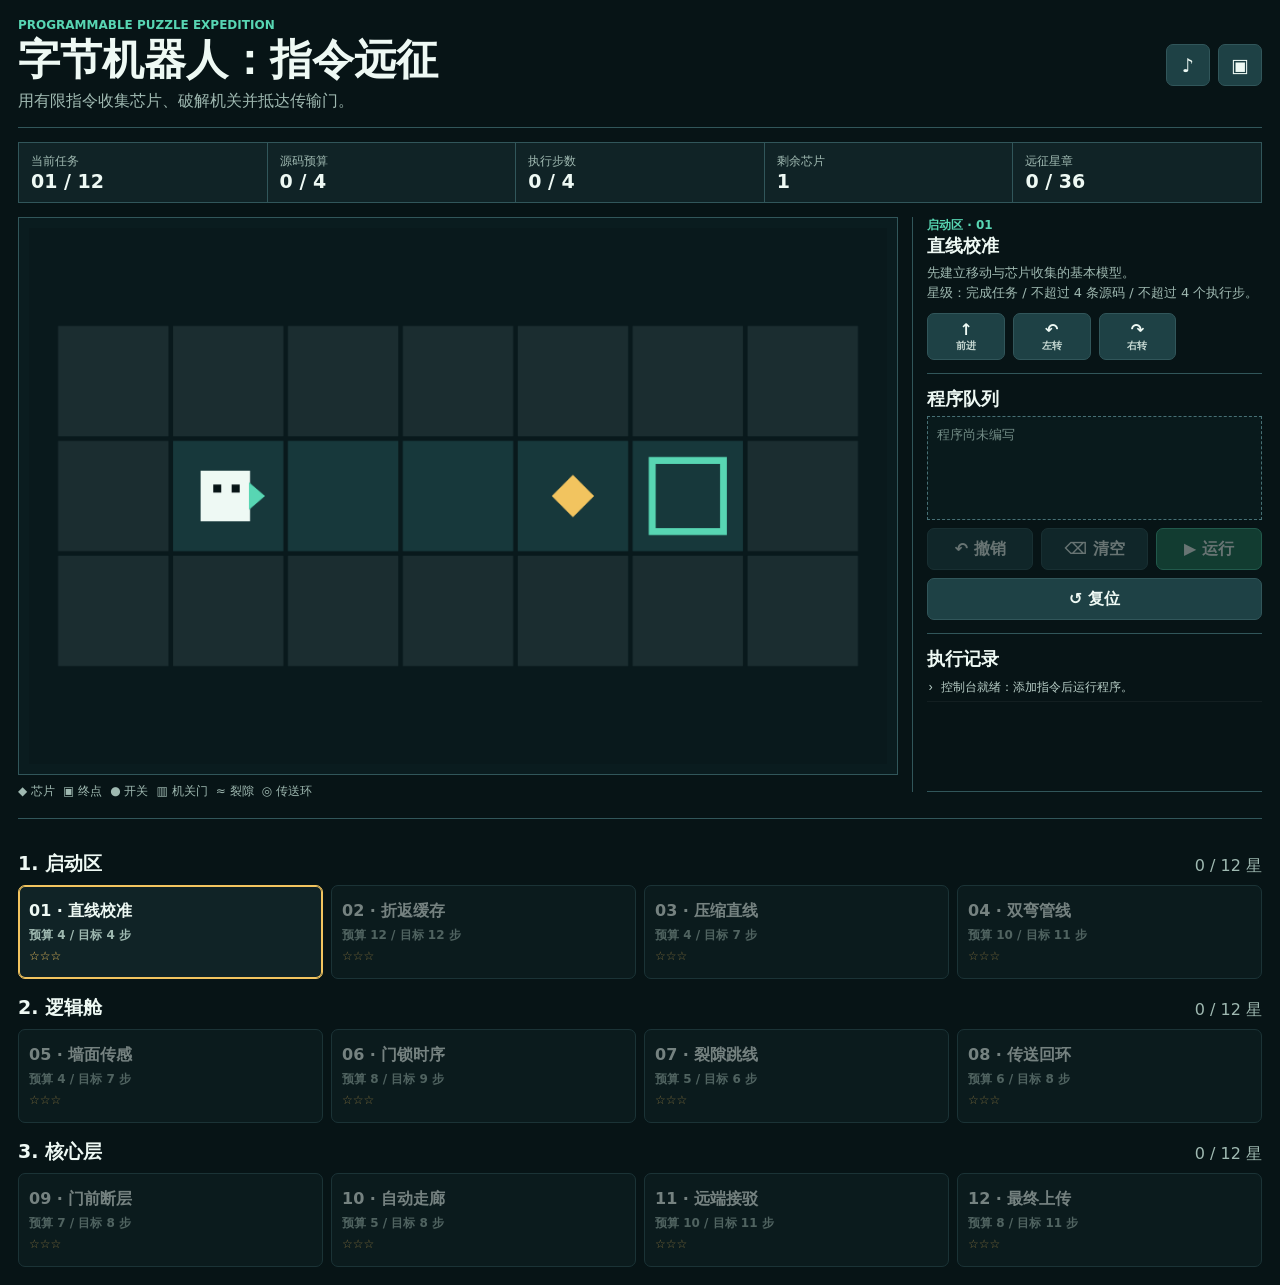
<file: assets/minigames/bytebot-lab.html>
<!doctype html>
<html lang="zh-CN">
<head>
  <meta charset="utf-8" />
  <meta name="viewport" content="width=device-width,initial-scale=1,viewport-fit=cover" />
  <title>字节机器人：指令远征</title>
  <style>
    :root {
      color-scheme: dark;
      --ink: #eef9f4;
      --muted: #9fb9b1;
      --page: #071416;
      --surface: #102326;
      --surface-2: #162e31;
      --line: #31565a;
      --mint: #58d6b3;
      --gold: #f2c45f;
      --coral: #ef7666;
      --blue: #70aee8;
    }
    * { box-sizing: border-box; }
    html, body { margin: 0; min-height: 100%; background: var(--page); color: var(--ink); }
    body { font-family: Inter, system-ui, "Microsoft YaHei", sans-serif; }
    button, textarea { font: inherit; }
    button { min-height: 42px; border: 1px solid var(--line); border-radius: 7px; background: #1e4145; color: var(--ink); font-weight: 750; cursor: pointer; }
    button:hover:not(:disabled) { border-color: var(--mint); }
    button:disabled { cursor: not-allowed; opacity: .42; }
    button:focus-visible, textarea:focus-visible { outline: 3px solid #f2c45f88; outline-offset: 2px; }
    .app { width: min(1320px, 100%); margin: 0 auto; padding: 18px; }
    header { display: flex; justify-content: space-between; align-items: center; gap: 16px; padding-bottom: 15px; border-bottom: 1px solid var(--line); }
    h1, h2, h3, p { margin-top: 0; }
    h1 { margin-bottom: 3px; font-size: clamp(24px, 4vw, 42px); letter-spacing: 0; }
    .eyebrow { color: var(--mint); font-size: 12px; font-weight: 850; text-transform: uppercase; }
    .sub, .muted { color: var(--muted); }
    .header-actions, .toolbar, .commands, .run-actions, .legend { display: flex; align-items: center; flex-wrap: wrap; gap: 8px; }
    .header-actions button { width: 44px; padding: 0; font-size: 19px; }
    .statusbar { display: grid; grid-template-columns: repeat(5, minmax(0, 1fr)); gap: 1px; background: var(--line); border: 1px solid var(--line); margin: 14px 0; }
    .metric { min-width: 0; background: var(--surface); padding: 10px 12px; }
    .metric span { display: block; color: var(--muted); font-size: 12px; }
    .metric b { display: block; overflow-wrap: anywhere; font-size: 19px; }
    .layout { display: grid; grid-template-columns: minmax(0, 1fr) 350px; gap: 14px; align-items: start; }
    .stage { min-width: 0; }
    .board-wrap { position: relative; border: 1px solid var(--line); background: #0a1c1f; padding: 10px; min-height: 430px; display: grid; place-items: center; }
    canvas { display: block; width: 100%; max-height: 66vh; aspect-ratio: 16 / 10; touch-action: none; }
    .legend { margin-top: 8px; color: var(--muted); font-size: 12px; }
    aside { min-width: 0; border-left: 1px solid var(--line); padding-left: 14px; }
    .section { padding: 13px 0; border-bottom: 1px solid var(--line); }
    .section:first-child { padding-top: 0; }
    .section h2 { margin-bottom: 5px; font-size: 18px; }
    .mission-rule { color: var(--muted); line-height: 1.55; font-size: 13px; }
    .commands { margin-top: 10px; display: grid; grid-template-columns: repeat(4, minmax(0, 1fr)); }
    .commands button { padding: 6px 3px; }
    .commands button small { display: block; color: #c7d9d3; font-size: 10px; font-weight: 600; }
    .program { min-height: 104px; display: flex; flex-wrap: wrap; align-content: flex-start; gap: 6px; padding: 9px; border: 1px dashed #477075; background: #091a1c; }
    .token { width: 43px; height: 43px; display: grid; place-items: center; border: 1px solid #477075; background: #1a393d; font-weight: 900; }
    .token.active { color: #071416; background: var(--gold); border-color: var(--gold); }
    .empty { color: #718b85; font-size: 13px; align-self: center; }
    .run-actions { margin-top: 8px; }
    .run-actions button { flex: 1 1 90px; }
    .primary { background: #237358; border-color: #45b994; }
    .danger { background: #62302e; border-color: #a8554e; }
    .log { min-height: 102px; max-height: 150px; overflow: auto; color: #b8cec7; font-family: ui-monospace, Consolas, monospace; font-size: 12px; line-height: 1.55; }
    .log div { padding: 3px 0; border-bottom: 1px solid #ffffff0c; }
    .missions { margin-top: 18px; padding-top: 16px; border-top: 1px solid var(--line); }
    .chapter-head { display: flex; justify-content: space-between; gap: 12px; align-items: end; margin: 16px 0 8px; }
    .chapter-head h2 { margin: 0; font-size: 19px; }
    .mission-grid { display: grid; grid-template-columns: repeat(4, minmax(0, 1fr)); gap: 8px; }
    .mission-card { min-height: 94px; padding: 10px; text-align: left; background: var(--surface); }
    .mission-card.active { border-color: var(--gold); box-shadow: inset 0 0 0 1px var(--gold); }
    .mission-card.locked { opacity: .48; }
    .mission-card strong, .mission-card span { display: block; }
    .mission-card span { margin-top: 5px; color: var(--muted); font-size: 12px; }
    .stars { color: var(--gold) !important; letter-spacing: 0; }
    dialog { width: min(720px, calc(100% - 24px)); max-height: 88vh; overflow: auto; border: 1px solid var(--line); border-radius: 8px; background: #102326; color: var(--ink); padding: 0; }
    dialog::backdrop { background: #000a; }
    .dialog-head { position: sticky; top: 0; z-index: 2; display: flex; justify-content: space-between; align-items: center; gap: 12px; padding: 14px 16px; border-bottom: 1px solid var(--line); background: #102326; }
    .dialog-head h2 { margin: 0; }
    .dialog-head button { width: 42px; }
    .dialog-body { padding: 16px; }
    .medals { display: grid; grid-template-columns: repeat(2, minmax(0, 1fr)); gap: 8px; }
    .medal { padding: 11px; border: 1px solid var(--line); background: #0a1c1f; }
    .medal.off { opacity: .48; }
    .medal b, .medal span { display: block; }
    .medal span { margin-top: 4px; color: var(--muted); font-size: 12px; }
    textarea { width: 100%; min-height: 96px; resize: vertical; border: 1px solid var(--line); border-radius: 6px; padding: 9px; background: #081719; color: var(--ink); }
    .archive-actions { display: flex; flex-wrap: wrap; gap: 8px; margin-top: 8px; }
    .archive-actions button { flex: 1 1 130px; }
    .toast { position: fixed; left: 50%; bottom: 20px; z-index: 10; transform: translateX(-50%) translateY(20px); padding: 10px 14px; border: 1px solid var(--mint); background: #0d2824; opacity: 0; pointer-events: none; transition: .2s; }
    .toast.show { opacity: 1; transform: translateX(-50%) translateY(0); }
    @media (max-width: 850px) {
      .layout { grid-template-columns: minmax(0, 1fr); }
      aside { border-left: 0; border-top: 1px solid var(--line); padding: 14px 0 0; }
      .board-wrap { min-height: 0; }
      canvas { max-height: none; }
    }
    @media (max-width: 600px) {
      .app { padding: 10px; }
      header { align-items: flex-start; }
      .statusbar { grid-template-columns: repeat(2, minmax(0, 1fr)); }
      .metric:last-child { grid-column: 1 / -1; }
      .commands { grid-template-columns: repeat(3, minmax(0, 1fr)); }
      .mission-grid { grid-template-columns: repeat(2, minmax(0, 1fr)); }
      .medals { grid-template-columns: minmax(0, 1fr); }
    }
  </style>
</head>
<body>
  <main class="app">
    <header>
      <div>
        <div class="eyebrow">Programmable Puzzle Expedition</div>
        <h1>字节机器人：指令远征</h1>
        <div class="sub">用有限指令收集芯片、破解机关并抵达传输门。</div>
      </div>
      <div class="header-actions">
        <button id="soundBtn" title="切换音效" aria-label="切换音效">♪</button>
        <button id="archiveBtn" title="远征档案" aria-label="远征档案">▣</button>
      </div>
    </header>

    <section class="statusbar" aria-label="任务状态">
      <div class="metric"><span>当前任务</span><b id="levelMetric">01 / 12</b></div>
      <div class="metric"><span>源码预算</span><b id="budgetMetric">0 / 4</b></div>
      <div class="metric"><span>执行步数</span><b id="stepMetric">0 / 4</b></div>
      <div class="metric"><span>剩余芯片</span><b id="chipMetric">1</b></div>
      <div class="metric"><span>远征星章</span><b id="starMetric">0 / 36</b></div>
    </section>

    <section class="layout">
      <div class="stage">
        <div class="board-wrap"><canvas id="board" width="960" height="600" aria-label="机器人任务地图"></canvas></div>
        <div class="legend"><span>◆ 芯片</span><span>▣ 终点</span><span>● 开关</span><span>▥ 机关门</span><span>≈ 裂隙</span><span>◎ 传送环</span></div>
      </div>

      <aside>
        <section class="section">
          <div class="eyebrow" id="chapterLabel"></div>
          <h2 id="missionTitle"></h2>
          <div class="mission-rule" id="missionRule"></div>
          <div class="commands" id="commands"></div>
        </section>
        <section class="section">
          <h2>程序队列</h2>
          <div class="program" id="program"></div>
          <div class="run-actions">
            <button id="undoBtn" title="撤销末条指令">↶ 撤销</button>
            <button id="clearBtn" title="清空程序">⌫ 清空</button>
            <button class="primary" id="runBtn">▶ 运行</button>
            <button id="resetBtn">↺ 复位</button>
          </div>
        </section>
        <section class="section">
          <h2>执行记录</h2>
          <div class="log" id="log"></div>
        </section>
      </aside>
    </section>

    <section class="missions" id="missions"></section>
  </main>

  <dialog id="archiveDialog">
    <div class="dialog-head"><h2>远征档案</h2><button id="closeArchive" aria-label="关闭">×</button></div>
    <div class="dialog-body">
      <h3>指令勋章</h3>
      <div class="medals" id="medals"></div>
      <h3 style="margin-top:18px">跨设备档案</h3>
      <p class="muted">导出码只保存星章、最佳记录和勋章，不包含正在编辑的程序。</p>
      <textarea id="archiveCode" spellcheck="false" placeholder="BYTE2. 开头的档案码"></textarea>
      <div class="archive-actions">
        <button id="exportBtn">导出档案</button>
        <button id="copyBtn">复制</button>
        <button id="importBtn">导入档案</button>
      </div>
    </div>
  </dialog>
  <div class="toast" id="toast"></div>

  <script>
    const LEVELS = [
      { chapter: "启动区", name: "直线校准", map: ["#######", "#>..cG#", "#######"], budget: 4, par: 4, commands: "FLR", solution: "FFFF", note: "先建立移动与芯片收集的基本模型。" },
      { chapter: "启动区", name: "折返缓存", map: ["#######", "#>..c##", "####.##", "#..c.G#", "#######"], budget: 12, par: 12, commands: "FLR", solution: "FFFRFFRFRRFF", note: "转向只改变朝向，不会自动前进。" },
      { chapter: "启动区", name: "压缩直线", map: ["##########", "#>.....cG#", "##########"], budget: 4, par: 7, commands: "FLR23", solution: "F333", note: "×2 和 ×3 会把前一条可执行指令再执行一或两次。" },
      { chapter: "启动区", name: "双弯管线", map: ["########", "#>..c###", "####.###", "####...#", "######G#", "########"], budget: 10, par: 11, commands: "FLR23", solution: "F3RF2LF2RF", note: "源码更短不代表执行步数更少。" },

      { chapter: "逻辑舱", name: "墙面传感", map: ["#######", "#>...##", "####.##", "####c##", "####G##", "#######"], budget: 4, par: 7, commands: "FLR23B", solution: "B333", note: "传感指令遇墙右转，否则前进一步。" },
      { chapter: "逻辑舱", name: "门锁时序", map: ["########", "#>..S###", "####.###", "####D###", "####cG##", "########"], budget: 8, par: 9, commands: "FLR23B", solution: "F3RF3LF", note: "踩下开关后，地图中的机关门会保持开启。" },
      { chapter: "逻辑舱", name: "裂隙跳线", map: ["##########", "#>..c~..G#", "##########"], budget: 5, par: 6, commands: "FLR23BJ", solution: "F3JFF", note: "跳跃只允许跨过一格裂隙，落点必须安全。" },
      { chapter: "逻辑舱", name: "传送回环", map: ["#########", "#>..cO###", "#########", "###O..cG#", "#########"], budget: 6, par: 8, commands: "FLR23BJ", solution: "F3FF3F", note: "进入传送环后会从另一端出现，朝向保持不变。" },

      { chapter: "核心层", name: "门前断层", map: ["############", "#>..S~..DcG#", "############"], budget: 7, par: 8, commands: "FLR23BJ", solution: "F3JFFFF", note: "先触发开关，再跨越裂隙并穿过机关门。" },
      { chapter: "核心层", name: "自动走廊", map: ["#########", "#>..S####", "####.####", "####D####", "####c####", "####G####", "#########"], budget: 5, par: 8, commands: "FLR23BJ", solution: "B333B", note: "同一条传感程序可以同时处理直线与拐角。" },
      { chapter: "核心层", name: "远端接驳", map: ["##########", "#>cO######", "##########", "##O....###", "######.###", "######cG##", "##########"], budget: 10, par: 11, commands: "FLR23BJ", solution: "FFF3FRFFLF", note: "传送后的坐标改变，但程序上下文不会重置。" },
      { chapter: "核心层", name: "最终上传", map: ["############", "#>..S~.O####", "############", "####O..D.cG#", "############"], budget: 8, par: 11, commands: "FLR23BJ", solution: "F3JFF33F", note: "把循环、跳跃、传送和机关组合成最后一次上传。" }
    ];

    const COMMANDS = {
      F: { label: "↑", name: "前进" },
      L: { label: "↶", name: "左转" },
      R: { label: "↷", name: "右转" },
      2: { label: "×2", name: "重复" },
      3: { label: "×3", name: "重复" },
      B: { label: "◇", name: "墙感" },
      J: { label: "⇈", name: "跳跃" }
    };
    const CHAPTERS = ["启动区", "逻辑舱", "核心层"];
    const SAVE_KEY = "BYTEBOT2";
    const DIRS = [[1, 0], [0, 1], [-1, 0], [0, -1]];
    const $ = (id) => document.getElementById(id);
    const board = $("board");
    const ctx = board.getContext("2d");
    let audioContext = null;
    let timer = null;
    let toastTimer = null;

    const defaultProfile = () => ({
      version: 2,
      stars: Array(LEVELS.length).fill(0),
      bestTokens: Array(LEVELS.length).fill(null),
      bestSteps: Array(LEVELS.length).fill(null),
      clears: 0,
      usedLoop: false,
      usedSensor: false,
      usedJump: false,
      sound: true
    });

    function cleanProfile(value) {
      const base = defaultProfile();
      if (!value || typeof value !== "object") return base;
      base.stars = base.stars.map((_, i) => Math.max(0, Math.min(3, Number(value.stars?.[i]) || 0)));
      base.bestTokens = base.bestTokens.map((_, i) => {
        const record = value.bestTokens?.[i];
        return record !== null && record !== undefined && Number.isFinite(Number(record)) ? Math.max(1, Number(record)) : null;
      });
      base.bestSteps = base.bestSteps.map((_, i) => {
        const record = value.bestSteps?.[i];
        return record !== null && record !== undefined && Number.isFinite(Number(record)) ? Math.max(1, Number(record)) : null;
      });
      base.clears = Math.max(0, Number(value.clears) || 0);
      base.usedLoop = Boolean(value.usedLoop);
      base.usedSensor = Boolean(value.usedSensor);
      base.usedJump = Boolean(value.usedJump);
      base.sound = value.sound !== false;
      return base;
    }

    function loadProfile() {
      try { return cleanProfile(JSON.parse(localStorage.getItem(SAVE_KEY))); }
      catch { return defaultProfile(); }
    }

    let profile = loadProfile();
    let game = null;

    function saveProfile() {
      localStorage.setItem(SAVE_KEY, JSON.stringify(profile));
      renderMissionList();
      renderMetrics();
    }

    function key(x, y) { return `${x},${y}`; }

    function parseLevel(level) {
      const width = level.map[0].length;
      const walls = new Set();
      const chips = new Set();
      const doors = new Set();
      const switches = new Set();
      const gaps = new Set();
      const portals = [];
      let start = null;
      let goal = null;
      level.map.forEach((row, y) => [...row].forEach((cell, x) => {
        if (cell === "#") walls.add(key(x, y));
        if (cell === "c") chips.add(key(x, y));
        if (cell === "D") doors.add(key(x, y));
        if (cell === "S") switches.add(key(x, y));
        if (cell === "~") gaps.add(key(x, y));
        if (cell === "O") portals.push({ x, y });
        if (cell === "G") goal = { x, y };
        if (">^<v".includes(cell)) start = { x, y, d: ">v<^".indexOf(cell) };
      }));
      return { width, height: level.map.length, walls, chips, doors, switches, gaps, portals, start, goal };
    }

    function expandProgram(program) {
      const output = [];
      for (const token of program) {
        if (token === "2" || token === "3") {
          if (!output.length) return { ok: false, reason: "重复指令前没有可执行指令。", commands: [] };
          const repeat = token === "2" ? 1 : 2;
          const previous = output[output.length - 1];
          for (let i = 0; i < repeat; i++) output.push(previous);
        } else {
          output.push(token);
        }
        if (output.length > 80) return { ok: false, reason: "展开后的程序超过 80 步。", commands: [] };
      }
      return { ok: true, commands: output };
    }

    function createRuntime(levelIndex) {
      const parsed = parseLevel(LEVELS[levelIndex]);
      return {
        levelIndex,
        ...parsed,
        robot: { ...parsed.start },
        chips: new Set(parsed.chips),
        doorOpen: false,
        steps: 0,
        stopped: false,
        won: false,
        reason: ""
      };
    }

    function blocked(runtime, x, y) {
      const k = key(x, y);
      return runtime.walls.has(k) || runtime.gaps.has(k) || (!runtime.doorOpen && runtime.doors.has(k));
    }

    function enterCell(runtime) {
      const here = key(runtime.robot.x, runtime.robot.y);
      runtime.chips.delete(here);
      if (runtime.switches.has(here)) runtime.doorOpen = true;
      const portalIndex = runtime.portals.findIndex((p) => p.x === runtime.robot.x && p.y === runtime.robot.y);
      if (portalIndex >= 0 && runtime.portals.length === 2) {
        const destination = runtime.portals[portalIndex === 0 ? 1 : 0];
        runtime.robot.x = destination.x;
        runtime.robot.y = destination.y;
        runtime.chips.delete(key(destination.x, destination.y));
      }
    }

    function executeCommand(runtime, token) {
      if (runtime.stopped) return runtime;
      const [dx, dy] = DIRS[runtime.robot.d];
      if (token === "L") runtime.robot.d = (runtime.robot.d + 3) % 4;
      else if (token === "R") runtime.robot.d = (runtime.robot.d + 1) % 4;
      else if (token === "B") {
        if (blocked(runtime, runtime.robot.x + dx, runtime.robot.y + dy)) runtime.robot.d = (runtime.robot.d + 1) % 4;
        else { runtime.robot.x += dx; runtime.robot.y += dy; enterCell(runtime); }
      } else if (token === "J") {
        const middle = key(runtime.robot.x + dx, runtime.robot.y + dy);
        const landingX = runtime.robot.x + dx * 2;
        const landingY = runtime.robot.y + dy * 2;
        if (!runtime.gaps.has(middle) || blocked(runtime, landingX, landingY)) {
          runtime.stopped = true;
          runtime.reason = "跳跃失败：前方不是可跨越的单格裂隙。";
        } else {
          runtime.robot.x = landingX;
          runtime.robot.y = landingY;
          enterCell(runtime);
        }
      } else if (token === "F") {
        const x = runtime.robot.x + dx;
        const y = runtime.robot.y + dy;
        if (blocked(runtime, x, y)) {
          runtime.stopped = true;
          runtime.reason = "移动中止：机器人撞上了墙、裂隙或关闭的机关门。";
        } else {
          runtime.robot.x = x;
          runtime.robot.y = y;
          enterCell(runtime);
        }
      }
      runtime.steps++;
      runtime.won = runtime.robot.x === runtime.goal.x && runtime.robot.y === runtime.goal.y && runtime.chips.size === 0;
      return runtime;
    }

    function simulate(levelIndex, program) {
      const expanded = expandProgram(Array.isArray(program) ? program : [...program]);
      const runtime = createRuntime(levelIndex);
      if (!expanded.ok) return { ...runtime, reason: expanded.reason, expanded: [] };
      for (const token of expanded.commands) {
        executeCommand(runtime, token);
        if (runtime.stopped || runtime.won) break;
      }
      if (!runtime.won && !runtime.reason) runtime.reason = `程序结束，仍有 ${runtime.chips.size} 枚芯片或尚未抵达终点。`;
      return { ...runtime, expanded: expanded.commands };
    }

    function validateLevels() {
      return LEVELS.map((level, index) => {
        const errors = [];
        const width = level.map[0]?.length || 0;
        if (!width || level.map.some((row) => row.length !== width)) errors.push("地图行宽不一致");
        const text = level.map.join("");
        if ((text.match(/[>^<v]/g) || []).length !== 1) errors.push("起点数量必须为 1");
        if ((text.match(/G/g) || []).length !== 1) errors.push("终点数量必须为 1");
        if ((text.match(/O/g) || []).length % 2 !== 0) errors.push("传送环必须成对");
        if (level.solution.length > level.budget) errors.push("参考程序超过源码预算");
        const result = simulate(index, level.solution);
        if (!result.won) errors.push(`参考程序不可解：${result.reason}`);
        if (result.steps > level.par) errors.push("参考程序超过执行目标");
        return { index, name: level.name, valid: errors.length === 0, errors, steps: result.steps };
      });
    }

    function selectLevel(index) {
      if (index > 0 && profile.stars[index - 1] === 0) return toast("先完成上一项任务");
      stopRun();
      game = {
        levelIndex: index,
        program: [],
        runtime: createRuntime(index),
        activeToken: -1,
        running: false,
        logs: ["控制台就绪：添加指令后运行程序。"]
      };
      renderAll();
      scrollTo({ top: 0, behavior: "smooth" });
    }

    function addCommand(token) {
      const level = LEVELS[game.levelIndex];
      if (game.running || game.program.length >= level.budget) return;
      if ((token === "2" || token === "3") && !game.program.some((x) => x !== "2" && x !== "3")) return toast("先添加一条可执行指令");
      game.program.push(token);
      beep(360 + game.program.length * 18, .035);
      renderProgram();
      renderMetrics();
    }

    function stopRun() {
      if (timer) clearTimeout(timer);
      timer = null;
      if (game) game.running = false;
    }

    function runProgram() {
      if (game.running || !game.program.length) return;
      const expanded = expandProgram(game.program);
      if (!expanded.ok) return toast(expanded.reason);
      game.runtime = createRuntime(game.levelIndex);
      game.running = true;
      game.activeToken = -1;
      game.logs.unshift(`程序已展开为 ${expanded.commands.length} 个执行步。`);
      let index = 0;
      renderAll();
      const tick = () => {
        if (!game.running) return;
        if (index >= expanded.commands.length || game.runtime.stopped || game.runtime.won) return finishRun();
        game.activeToken = index;
        executeCommand(game.runtime, expanded.commands[index]);
        beep(expanded.commands[index] === "J" ? 620 : 280 + index * 9, .04);
        index++;
        renderRuntime();
        timer = setTimeout(tick, 185);
      };
      timer = setTimeout(tick, 180);
    }

    function finishRun() {
      stopRun();
      game.activeToken = -1;
      const runtime = game.runtime;
      if (runtime.won) {
        const level = LEVELS[game.levelIndex];
        const earned = 1 + Number(game.program.length <= level.budget) + Number(runtime.steps <= level.par);
        const previous = profile.stars[game.levelIndex];
        profile.stars[game.levelIndex] = Math.max(previous, earned);
        profile.bestTokens[game.levelIndex] = Math.min(profile.bestTokens[game.levelIndex] ?? Infinity, game.program.length);
        profile.bestSteps[game.levelIndex] = Math.min(profile.bestSteps[game.levelIndex] ?? Infinity, runtime.steps);
        profile.clears++;
        profile.usedLoop ||= game.program.some((x) => x === "2" || x === "3");
        profile.usedSensor ||= game.program.includes("B");
        profile.usedJump ||= game.program.includes("J");
        game.logs.unshift(`上传成功：获得 ${earned} 星，源码 ${game.program.length} 条，执行 ${runtime.steps} 步。`);
        beep(820, .12);
        saveProfile();
        if (game.levelIndex === LEVELS.length - 1) toast("十二项任务全部可达，核心上传完成");
        else toast(`任务完成，解锁 ${LEVELS[game.levelIndex + 1].name}`);
      } else {
        game.logs.unshift(runtime.reason);
        beep(150, .12);
      }
      renderAll();
    }

    function resetRuntime() {
      stopRun();
      game.runtime = createRuntime(game.levelIndex);
      game.activeToken = -1;
      game.logs.unshift("机器人已回到任务起点。");
      renderAll();
    }

    function renderBoard() {
      const runtime = game.runtime;
      const width = board.width;
      const height = board.height;
      ctx.clearRect(0, 0, width, height);
      ctx.fillStyle = "#09191c";
      ctx.fillRect(0, 0, width, height);
      const gap = 5;
      const cell = Math.min((width - 60) / runtime.width, (height - 60) / runtime.height);
      const ox = (width - runtime.width * cell) / 2;
      const oy = (height - runtime.height * cell) / 2;
      ctx.textAlign = "center";
      ctx.textBaseline = "middle";
      for (let y = 0; y < runtime.height; y++) {
        for (let x = 0; x < runtime.width; x++) {
          const k = key(x, y);
          const px = ox + x * cell;
          const py = oy + y * cell;
          ctx.fillStyle = runtime.walls.has(k) ? "#1b2d30" : "#17383b";
          ctx.fillRect(px + gap / 2, py + gap / 2, cell - gap, cell - gap);
          if (runtime.gaps.has(k)) {
            ctx.fillStyle = "#061013";
            ctx.fillRect(px + gap / 2, py + gap / 2, cell - gap, cell - gap);
            ctx.fillStyle = "#ef7666";
            ctx.font = `${cell * .48}px sans-serif`;
            ctx.fillText("≈", px + cell / 2, py + cell / 2);
          }
          if (runtime.switches.has(k)) {
            ctx.fillStyle = runtime.doorOpen ? "#58d6b3" : "#f2c45f";
            ctx.beginPath(); ctx.arc(px + cell / 2, py + cell / 2, cell * .15, 0, Math.PI * 2); ctx.fill();
          }
          if (runtime.doors.has(k)) {
            ctx.strokeStyle = runtime.doorOpen ? "#58d6b3" : "#ef7666";
            ctx.lineWidth = Math.max(3, cell * .07);
            ctx.strokeRect(px + cell * .25, py + cell * .12, cell * .5, cell * .76);
          }
          if (runtime.portals.some((p) => p.x === x && p.y === y)) {
            ctx.strokeStyle = "#70aee8";
            ctx.lineWidth = Math.max(3, cell * .06);
            ctx.beginPath(); ctx.arc(px + cell / 2, py + cell / 2, cell * .27, 0, Math.PI * 2); ctx.stroke();
          }
          if (runtime.goal.x === x && runtime.goal.y === y) {
            ctx.strokeStyle = "#58d6b3";
            ctx.lineWidth = Math.max(3, cell * .06);
            ctx.strokeRect(px + cell * .19, py + cell * .19, cell * .62, cell * .62);
          }
          if (runtime.chips.has(k)) {
            ctx.fillStyle = "#f2c45f";
            ctx.save();
            ctx.translate(px + cell / 2, py + cell / 2);
            ctx.rotate(Math.PI / 4);
            ctx.fillRect(-cell * .13, -cell * .13, cell * .26, cell * .26);
            ctx.restore();
          }
        }
      }
      const rx = ox + runtime.robot.x * cell + cell / 2;
      const ry = oy + runtime.robot.y * cell + cell / 2;
      ctx.save();
      ctx.translate(rx, ry);
      ctx.rotate(runtime.robot.d * Math.PI / 2);
      ctx.fillStyle = runtime.stopped ? "#ef7666" : "#eef9f4";
      ctx.fillRect(-cell * .24, -cell * .22, cell * .43, cell * .44);
      ctx.fillStyle = "#071416";
      ctx.fillRect(-cell * .13, -cell * .1, cell * .07, cell * .07);
      ctx.fillRect(cell * .03, -cell * .1, cell * .07, cell * .07);
      ctx.fillStyle = "#58d6b3";
      ctx.beginPath();
      ctx.moveTo(cell * .32, 0); ctx.lineTo(cell * .18, -cell * .12); ctx.lineTo(cell * .18, cell * .12); ctx.closePath(); ctx.fill();
      ctx.restore();
    }

    function renderMetrics() {
      const level = LEVELS[game.levelIndex];
      $("levelMetric").textContent = `${String(game.levelIndex + 1).padStart(2, "0")} / ${LEVELS.length}`;
      $("budgetMetric").textContent = `${game.program.length} / ${level.budget}`;
      $("stepMetric").textContent = `${game.runtime.steps} / ${level.par}`;
      $("chipMetric").textContent = game.runtime.chips.size;
      $("starMetric").textContent = `${profile.stars.reduce((a, b) => a + b, 0)} / ${LEVELS.length * 3}`;
    }

    function renderCommands() {
      const level = LEVELS[game.levelIndex];
      $("commands").innerHTML = [...level.commands].map((token) => `<button data-command="${token}" ${game.running ? "disabled" : ""}>${COMMANDS[token].label}<small>${COMMANDS[token].name}</small></button>`).join("");
      $("commands").querySelectorAll("[data-command]").forEach((button) => button.onclick = () => addCommand(button.dataset.command));
    }

    function renderProgram() {
      const expanded = expandProgram(game.program);
      $("program").innerHTML = game.program.length ? game.program.map((token) => `<span class="token">${COMMANDS[token].label}</span>`).join("") : `<span class="empty">程序尚未编写</span>`;
      if (game.running && expanded.ok) {
        const execution = document.createElement("span");
        execution.className = "empty";
        execution.textContent = `执行 ${game.activeToken + 1}/${expanded.commands.length}`;
        $("program").append(execution);
      }
      $("undoBtn").disabled = game.running || !game.program.length;
      $("clearBtn").disabled = game.running || !game.program.length;
      $("runBtn").disabled = game.running || !game.program.length;
    }

    function renderRuntime() {
      renderBoard();
      renderMetrics();
      renderProgram();
      $("log").innerHTML = game.logs.slice(0, 10).map((line) => `<div>› ${line}</div>`).join("");
    }

    function renderMissionList() {
      $("missions").innerHTML = CHAPTERS.map((chapter, chapterIndex) => {
        const list = LEVELS.map((level, index) => ({ level, index })).filter((x) => x.level.chapter === chapter);
        const chapterStars = list.reduce((sum, x) => sum + profile.stars[x.index], 0);
        return `<div class="chapter-head"><h2>${chapterIndex + 1}. ${chapter}</h2><span class="muted">${chapterStars} / ${list.length * 3} 星</span></div><div class="mission-grid">${list.map(({ level, index }) => {
          const locked = index > 0 && profile.stars[index - 1] === 0;
          return `<button class="mission-card ${index === game?.levelIndex ? "active" : ""} ${locked ? "locked" : ""}" data-level="${index}" ${locked ? "disabled" : ""}><strong>${String(index + 1).padStart(2, "0")} · ${level.name}</strong><span>预算 ${level.budget} / 目标 ${level.par} 步</span><span class="stars">${"★".repeat(profile.stars[index])}${"☆".repeat(3 - profile.stars[index])}</span></button>`;
        }).join("")}</div>`;
      }).join("");
      $("missions").querySelectorAll("[data-level]").forEach((button) => button.onclick = () => selectLevel(+button.dataset.level));
    }

    function medalData() {
      const total = profile.stars.reduce((a, b) => a + b, 0);
      return [
        [profile.stars.some(Boolean), "首次上传", "完成任意一项任务"],
        [profile.stars.every(Boolean), "全线通达", "完成十二项任务"],
        [total === 36, "零冗余", "取得全部 36 星"],
        [profile.usedLoop, "压缩编码", "用循环指令完成任务"],
        [profile.usedSensor, "条件分支", "用墙面传感完成任务"],
        [profile.usedJump, "越过断层", "用跳跃指令完成任务"]
      ];
    }

    function renderArchive() {
      $("medals").innerHTML = medalData().map(([on, name, text]) => `<div class="medal ${on ? "" : "off"}"><b>${on ? "◆" : "◇"} ${name}</b><span>${text}</span></div>`).join("");
    }

    function renderAll() {
      const level = LEVELS[game.levelIndex];
      $("chapterLabel").textContent = `${level.chapter} · ${String(game.levelIndex + 1).padStart(2, "0")}`;
      $("missionTitle").textContent = level.name;
      $("missionRule").innerHTML = `${level.note}<br>星级：完成任务 / 不超过 ${level.budget} 条源码 / 不超过 ${level.par} 个执行步。`;
      $("soundBtn").textContent = profile.sound ? "♪" : "♩";
      renderCommands();
      renderRuntime();
      renderMissionList();
      renderArchive();
      $("resetBtn").disabled = game.running;
    }

    function encodeProfile() {
      const payload = JSON.stringify(cleanProfile(profile));
      return `BYTE2.${btoa(unescape(encodeURIComponent(payload)))}`;
    }

    function decodeProfile(code) {
      const raw = code.trim();
      if (!raw.startsWith("BYTE2.")) throw new Error("档案码前缀不正确");
      return cleanProfile(JSON.parse(decodeURIComponent(escape(atob(raw.slice(6))))));
    }

    function toast(message) {
      $("toast").textContent = message;
      $("toast").classList.add("show");
      clearTimeout(toastTimer);
      toastTimer = setTimeout(() => $("toast").classList.remove("show"), 1800);
    }

    function beep(frequency, duration) {
      if (!profile.sound) return;
      try {
        audioContext ||= new (window.AudioContext || window.webkitAudioContext)();
        const oscillator = audioContext.createOscillator();
        const gain = audioContext.createGain();
        oscillator.type = "square";
        oscillator.frequency.value = frequency;
        gain.gain.setValueAtTime(.035, audioContext.currentTime);
        gain.gain.exponentialRampToValueAtTime(.001, audioContext.currentTime + duration);
        oscillator.connect(gain).connect(audioContext.destination);
        oscillator.start();
        oscillator.stop(audioContext.currentTime + duration);
      } catch {}
    }

    $("undoBtn").onclick = () => { if (!game.running) { game.program.pop(); renderProgram(); renderMetrics(); } };
    $("clearBtn").onclick = () => { if (!game.running) { game.program = []; renderProgram(); renderMetrics(); } };
    $("runBtn").onclick = runProgram;
    $("resetBtn").onclick = resetRuntime;
    $("soundBtn").onclick = () => { profile.sound = !profile.sound; saveProfile(); renderAll(); beep(520, .05); };
    $("archiveBtn").onclick = () => { renderArchive(); $("archiveDialog").showModal(); };
    $("closeArchive").onclick = () => $("archiveDialog").close();
    $("exportBtn").onclick = () => { $("archiveCode").value = encodeProfile(); toast("档案码已生成"); };
    $("copyBtn").onclick = async () => {
      if (!$("archiveCode").value) $("archiveCode").value = encodeProfile();
      try { await navigator.clipboard.writeText($("archiveCode").value); toast("已复制档案码"); }
      catch { $("archiveCode").select(); document.execCommand("copy"); toast("已复制档案码"); }
    };
    $("importBtn").onclick = () => {
      try { profile = decodeProfile($("archiveCode").value); saveProfile(); renderAll(); toast("档案导入成功"); }
      catch (error) { toast(`导入失败：${error.message}`); }
    };
    addEventListener("keydown", (event) => {
      if (event.target.matches("textarea")) return;
      const keyMap = { ArrowUp: "F", w: "F", W: "F", ArrowLeft: "L", a: "L", A: "L", ArrowRight: "R", d: "R", D: "R" };
      if (keyMap[event.key] && LEVELS[game.levelIndex].commands.includes(keyMap[event.key])) { event.preventDefault(); addCommand(keyMap[event.key]); }
      if (event.key === "Enter") runProgram();
      if (event.key === "Backspace") { event.preventDefault(); $("undoBtn").click(); }
      if (event.key === "Escape") { if ($("archiveDialog").open) $("archiveDialog").close(); else resetRuntime(); }
    });

    const validation = validateLevels();
    const invalid = validation.filter((x) => !x.valid);
    if (invalid.length) console.error("BYTEBOT_LEVEL_VALIDATION", invalid);
    window.__bytebotTest = { levels: LEVELS, simulate, expandProgram, validateLevels, cleanProfile, encodeProfile, decodeProfile, getProfile: () => structuredClone(profile), selectLevel };
    const firstIncomplete = profile.stars.findIndex((stars) => stars === 0);
    selectLevel(firstIncomplete < 0 ? LEVELS.length - 1 : firstIncomplete);
  </script>
</body>
</html>
</file>
